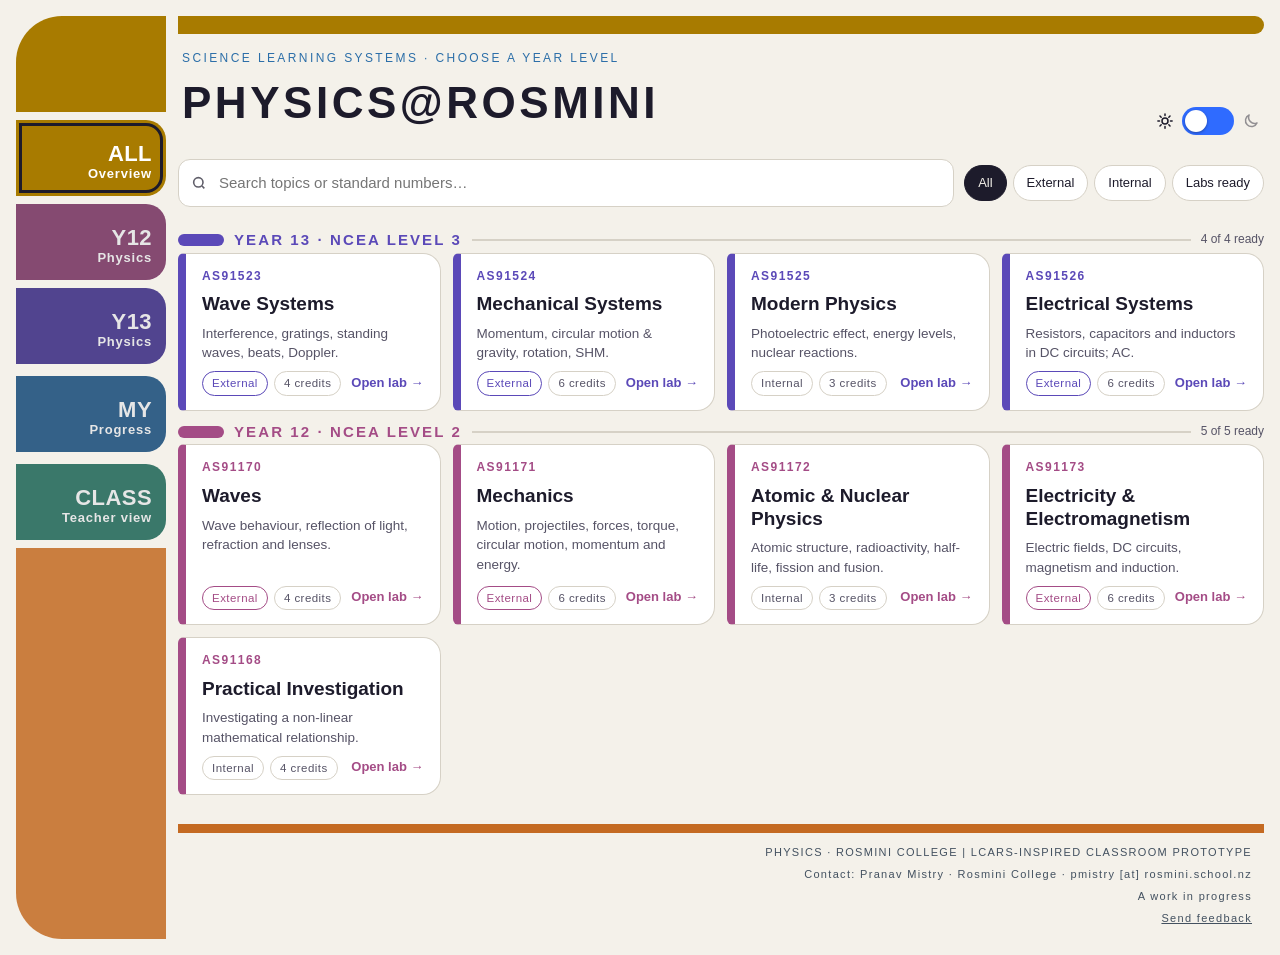
<file: index.html>
<!DOCTYPE html>
<html lang="en">
<head>
<!-- Google tag (gtag.js) -->
<script async src="https://www.googletagmanager.com/gtag/js?id=G-SY24GC7K0S"></script>
<script>
  window.dataLayer = window.dataLayer || [];
  function gtag(){dataLayer.push(arguments);}
  gtag('js', new Date());

  gtag('config', 'G-SY24GC7K0S');
</script>
<meta charset="utf-8">
<script>
/* Light or dark: follow the browser's setting. A choice made with the slider lasts for this visit only
   (shared with the labs), so the next visit matches the browser again. */
(function(){var t=null;try{t=sessionStorage.getItem('physics-theme')}catch(e){}
if(t!=='light'&&t!=='dark'){t=(window.matchMedia&&matchMedia('(prefers-color-scheme: light)').matches)?'light':'dark'}
document.documentElement.setAttribute('data-theme',t)})();
</script>
<meta name="viewport" content="width=device-width, initial-scale=1">
<title>Physics@Rosmini Hub</title>
<style>
/* ============================================================
   EDIT HERE ONLY: site address, link behaviour and the topic list
   are in the <script> block near the bottom (look for SITE and TOPICS).
   ============================================================ */
:root{
  --bg:#05060b;--panel:#121526;--panel2:#181c31;--ink:#f3edf5;--muted:#c2bed4;--line:#41445b;
  --orange:#f0a66a;--yellow:#f0cc6a;--pink:#d99ac6;--lav:#a99be4;--blue:#87bbec;
  --y12:var(--pink);--y13:var(--lav);--accent:var(--yellow);
}
@media (prefers-color-scheme:light){:root:not([data-theme="dark"]){
  --bg:#f4f1ea;--panel:#ffffff;--panel2:#f7f4ee;--ink:#1d1b2b;--muted:#565366;--line:#d6d1c6;
  --orange:#c46a22;--yellow:#a87b00;--pink:#a44c86;--lav:#5b49b8;--blue:#2b6ea8;
}}
:root[data-theme="light"]{
  --bg:#f4f1ea;--panel:#ffffff;--panel2:#f7f4ee;--ink:#1d1b2b;--muted:#565366;--line:#d6d1c6;
  --orange:#c46a22;--yellow:#a87b00;--pink:#a44c86;--lav:#5b49b8;--blue:#2b6ea8;
}
*{box-sizing:border-box}
html,body{margin:0}
body{background:var(--bg);color:var(--ink);font-family:Arial,Helvetica,sans-serif;line-height:1.45;-webkit-font-smoothing:antialiased}
a{color:inherit}
button{font:inherit;color:inherit}
.frame{display:grid;grid-template-columns:150px minmax(0,1fr);gap:0 12px;max-width:none;margin:0;padding:16px}

/* ---------- LCARS rail ---------- */
.rail{display:flex;flex-direction:column;gap:8px}
.elbow{height:96px;background:var(--accent);border-radius:46px 0 0 0;position:relative}

.yr{border:0;cursor:pointer;text-align:right;padding:12px 14px;min-height:76px;border-radius:0 20px 20px 0;
  font-weight:700;letter-spacing:.06em;font-size:13px;color:#0b0c14;display:flex;flex-direction:column;justify-content:flex-end;align-items:flex-end;
  transition:transform .15s ease, filter .15s ease;filter:saturate(.75) brightness(.9)}
.yr .num{font-size:22px;letter-spacing:.02em;line-height:1}
.yr:hover{filter:none;transform:translateX(3px)}
.yr[aria-pressed="true"]{filter:none;outline:3px solid var(--ink);outline-offset:-6px}
.yr[data-y="all"]{background:var(--accent)}
:root[data-theme="light"] .yr{color:#fff}
@media (prefers-color-scheme:light){:root:not([data-theme="dark"]) .yr{color:#fff}}
.yr[data-y="12"]{background:var(--y12)}.yr[data-y="13"]{background:var(--y13)}
.rail-fill{flex:1;min-height:40px;background:var(--orange);border-radius:0 0 0 46px;opacity:.85}

/* ---------- main ---------- */
.main{display:flex;flex-direction:column;gap:12px;min-width:0}
.topbar{height:18px;background:var(--accent);border-radius:0 9px 9px 0}
.head{display:flex;justify-content:space-between;align-items:flex-end;gap:16px;flex-wrap:wrap;padding:4px 4px 0}
.eyebrow{font-size:12px;letter-spacing:.2em;text-transform:uppercase;color:var(--blue)}
h1{margin:4px 0 0;font-size:clamp(28px,4vw,44px);letter-spacing:.08em;text-transform:uppercase}
.head-right{display:flex;align-items:center;gap:12px}
.theme-switch-wrap{display:flex;align-items:center;gap:8px;font-size:12px;white-space:nowrap}
.theme-label-dark,.theme-label-light{font-weight:700}
.theme-label-dark{color:var(--ink)}.theme-label-light{color:var(--muted)}
:root[data-theme="light"] .theme-label-dark{color:#59687a}:root[data-theme="light"] .theme-label-light{color:#17212c}
.theme-switch{position:relative;display:inline-block;width:52px;height:28px;flex:0 0 auto}
.theme-switch input{opacity:0;width:0;height:0;position:absolute}
.theme-slider{position:absolute;inset:0;cursor:pointer;background:#343c58;border:1px solid #6b738d;border-radius:999px;transition:.2s}
.theme-slider:before{content:"";position:absolute;width:20px;height:20px;left:3px;top:3px;background:#fff;border-radius:50%;transition:.2s;box-shadow:0 1px 4px rgba(0,0,0,.35)}
.theme-switch input:checked + .theme-slider{background:#d6e2f2;border-color:#8a9bb1}
.theme-switch input:checked + .theme-slider:before{transform:translateX(24px);background:#1d2633}
.theme-switch input:focus-visible + .theme-slider{outline:2px solid var(--accent);outline-offset:2px}
.tools{display:flex;gap:10px;align-items:center;flex-wrap:wrap}
.search{flex:1;min-width:200px;position:relative}
.search input{width:100%;font:inherit;font-size:15px;color:var(--ink);background:var(--panel);border:1px solid var(--line);border-radius:12px;padding:12px 14px 12px 40px}
.search input:focus{outline:2px solid var(--accent);outline-offset:1px}
.search svg{position:absolute;left:13px;top:50%;transform:translateY(-50%);opacity:.7}
.chips{display:flex;gap:6px;flex-wrap:wrap}
.chip{border:1px solid var(--line);background:var(--panel);border-radius:999px;padding:8px 13px;font-size:13px;cursor:pointer}
.chip[aria-pressed="true"]{background:var(--ink);color:var(--bg);border-color:var(--ink)}

.notice{background:var(--panel);border:1px solid var(--orange);border-left:6px solid var(--orange);border-radius:10px;padding:10px 14px;font-size:14px}
.notice code{background:var(--panel2);padding:1px 5px;border-radius:4px}

.band{display:flex;align-items:center;gap:10px;margin:10px 0 2px}
.band .bar{height:12px;flex:0 0 46px;border-radius:6px;background:var(--c)}
.band h2{margin:0;font-size:15px;letter-spacing:.14em;text-transform:uppercase;color:var(--c)}
.band .line{flex:1;height:2px;background:var(--line)}
.band .count{font-size:12px;color:var(--muted)}

.grid{display:grid;grid-template-columns:repeat(auto-fill,minmax(250px,1fr));gap:12px}
.card{--c:var(--lav);position:relative;display:flex;flex-direction:column;gap:8px;text-decoration:none;background:var(--panel);
  border:1px solid var(--line);border-left:8px solid var(--c);border-radius:6px 18px 18px 6px;padding:14px 16px 14px 16px;min-height:150px;
  transition:transform .15s ease,border-color .15s ease,box-shadow .15s ease}
a.card:hover,a.card:focus-visible{transform:translateY(-3px);border-color:var(--c);box-shadow:0 10px 26px -14px var(--c);outline:none}
.card .code{font-size:12px;letter-spacing:.12em;text-transform:uppercase;color:var(--c);font-weight:700}
.card h3{margin:0;font-size:19px;line-height:1.2}
.card p{margin:0;font-size:13.5px;color:var(--muted)}
.card .meta{margin-top:auto;display:flex;gap:6px;flex-wrap:wrap;align-items:center}
.pill{font-size:11.5px;letter-spacing:.04em;border-radius:999px;padding:3px 9px;border:1px solid var(--line);color:var(--muted)}
.pill.ext{border-color:var(--c);color:var(--c)}
.go{margin-left:auto;font-weight:700;font-size:13px;color:var(--c)}
.card.soon{opacity:.55;border-left-style:dashed}
.card.soon .go{color:var(--muted);font-weight:400}
.empty{padding:26px;text-align:center;color:var(--muted);border:1px dashed var(--line);border-radius:12px}

.footer{border-top:9px solid var(--orange);margin-top:17px;padding:12px;text-align:right;color:var(--muted);font-size:11px;letter-spacing:.12em}
.footer span{display:inline-block;margin-top:6px}
:root[data-theme="light"] .footer{color:#435160}
@media (prefers-color-scheme:light){:root:not([data-theme="dark"]) .footer{color:#435160}}

/* ---------- phone ---------- */
@media (max-width:720px){
  .frame{grid-template-columns:1fr;padding:12px 16px}
  .rail{flex-direction:row;gap:6px;overflow-x:auto;order:0}
  .elbow,.rail-fill{display:none}
  .yr{min-height:52px;min-width:72px;flex:1;border-radius:14px;align-items:center;justify-content:center;text-align:center;padding:8px}
  .yr .num{font-size:17px}
  .main{margin-top:10px}
  .grid{grid-template-columns:1fr}
}
@media (prefers-reduced-motion:reduce){*{transition:none!important}}

.lede{margin:0;color:var(--muted);max-width:78ch}
.panel{background:var(--panel);border:1px solid var(--line);border-radius:6px 18px 18px 6px;border-left:8px solid var(--c,var(--orange));padding:14px 16px;display:flex;flex-direction:column;gap:10px}
.panel h2{margin:0;font-size:15px;letter-spacing:.14em;text-transform:uppercase;color:var(--c,var(--orange))}
.panel p{margin:0}
.row{display:flex;gap:8px;flex-wrap:wrap;align-items:center}
.field{display:flex;flex-direction:column;gap:4px;font-size:13px;color:var(--muted);min-width:220px;flex:1}
.field input,textarea{font:inherit;font-size:15px;color:var(--ink);background:var(--panel2);border:1px solid var(--line);border-radius:10px;padding:10px 12px;width:100%}
textarea{font-family:ui-monospace,Menlo,Consolas,monospace;font-size:12.5px;resize:vertical;word-break:break-all}
.field input:focus,textarea:focus{outline:2px solid var(--accent);outline-offset:1px}
.btn{border:0;cursor:pointer;border-radius:999px;padding:9px 16px;font-weight:700;font-size:13.5px;letter-spacing:.03em;background:var(--accent);color:#0b0c14;text-decoration:none;display:inline-flex;align-items:center;gap:6px}
.btn.alt{background:transparent;color:var(--ink);border:1px solid var(--line)}
.btn.warn{background:transparent;color:var(--pink);border:1px solid var(--pink)}
.btn:hover{filter:brightness(1.08)}
.btn:focus-visible{outline:2px solid var(--ink);outline-offset:2px}
:root[data-theme="light"] .btn:not(.alt):not(.warn){color:#fff}
.msg{font-size:14px;padding:8px 12px;border-radius:10px;background:var(--panel2);border-left:5px solid var(--blue)}
.msg.bad{border-left-color:var(--pink)}
.msg[hidden]{display:none}
.facts{display:grid;grid-template-columns:repeat(auto-fit,minmax(150px,1fr));gap:10px}
.facts div{background:var(--panel);border:1px solid var(--line);border-radius:12px;padding:10px 12px}
.facts span{display:block;font-size:11.5px;letter-spacing:.12em;text-transform:uppercase;color:var(--muted)}
.facts b{font-size:22px}
.stack{display:flex;height:12px;border-radius:6px;overflow:hidden;background:var(--panel2);border:1px solid var(--line)}
.stack i{display:block;height:100%}
.stack .c{background:#7fcf8a}.stack .g{background:var(--yellow)}.stack .n{background:var(--pink)}
.key{display:flex;gap:12px;flex-wrap:wrap;font-size:12px;color:var(--muted)}
.key i{display:inline-block;width:10px;height:10px;border-radius:3px;margin-right:4px;vertical-align:-1px}
.card .small{font-size:12.5px;color:var(--muted)}
.card ul{margin:0;padding-left:18px;font-size:13px}
.card li{margin:2px 0}
.card .weak-h{font-size:11.5px;letter-spacing:.12em;text-transform:uppercase;color:var(--c);font-weight:700;margin-top:2px}
.card.idle{opacity:.7;border-left-style:dashed}
pre.report{white-space:pre-wrap;word-break:break-word;margin:0;background:var(--panel2);border:1px solid var(--line);border-radius:10px;padding:12px;font-size:12.5px;max-height:340px;overflow:auto}
details.more summary{cursor:pointer;color:var(--muted);font-size:13px}
.visually-hidden{position:absolute;left:-9999px}
/* teacher table */
.tablewrap{overflow:auto;border:1px solid var(--line);border-radius:12px;background:var(--panel)}
table.cls{border-collapse:collapse;width:100%;font-size:13px}
.cls th,.cls td{padding:8px 10px;border-bottom:1px solid var(--line);text-align:left;vertical-align:top}
.cls thead th{position:sticky;top:0;background:var(--panel2);font-size:11.5px;letter-spacing:.08em;text-transform:uppercase;color:var(--muted);white-space:nowrap}
.cls thead th.y13{color:var(--y13)}.cls thead th.y12{color:var(--y12)}
.cls td.cell{min-width:96px}
.cls td.cell .stack{height:8px;margin-top:4px}
.cls td.none{color:var(--muted)}
.cls tbody tr{cursor:pointer}
.cls tbody tr:hover td,.cls tbody tr.on td{background:var(--panel2)}
.cls .nm{font-weight:700;white-space:nowrap}
.cls .sub{display:block;font-size:11.5px;color:var(--muted);font-weight:400}
.gr{font-size:11.5px;color:var(--muted);display:block;margin-top:2px}
@media (max-width:720px){.facts b{font-size:18px}}
@media print{.rail,.no-print,.footer{display:none!important}.frame{display:block}.panel,.card{break-inside:avoid}}

:root{--teal:#7cc7b2}
:root[data-theme="light"]{--teal:#2f8a76}
@media (prefers-color-scheme:light){:root:not([data-theme="dark"]){--teal:#2f8a76}}
.yr[data-y="progress"]{background:var(--blue)}.yr[data-y="teacher"]{background:var(--teal)}
.yr.view{margin-top:4px}
.view-pane{display:flex;flex-direction:column;gap:12px}
.view-pane[hidden],.tools[hidden],#out[hidden]{display:none!important}
@media print{.tools{display:none!important}}
</style>
<style id="theme-switch-style">
/* sun / moon theme switch (same on every page) */
.theme-switch-wrap{display:inline-flex!important;align-items:center!important;justify-content:center!important;gap:8px!important}
.theme-switch-wrap .theme-ico{display:inline-flex;color:inherit;opacity:.45;transition:opacity .2s}
.theme-switch-wrap:not(:has(input:checked)) .theme-ico-moon,.theme-switch-wrap:has(input:checked) .theme-ico-sun{opacity:1}
.theme-switch-wrap .theme-switch{position:relative!important;display:inline-block!important;width:52px!important;height:28px!important;flex:0 0 auto}
.theme-switch-wrap .theme-switch input{opacity:0;width:0;height:0;position:absolute}
.theme-switch-wrap .theme-slider{position:absolute!important;inset:0!important;cursor:pointer;background:#2f6bff!important;border:0!important;border-radius:999px!important;transition:background .2s!important}
.theme-switch-wrap .theme-slider:before{content:""!important;position:absolute!important;width:22px!important;height:22px!important;left:3px!important;top:3px!important;border-radius:50%!important;background:#0f1730!important;box-shadow:0 1px 3px rgba(0,0,0,.35)!important;transform:translateX(24px)!important;transition:transform .2s,background .2s!important}
.theme-switch-wrap .theme-switch input:checked+.theme-slider{background:#2f6bff!important}
.theme-switch-wrap .theme-switch input:checked+.theme-slider:before{transform:translateX(0)!important;background:#fff!important}
.theme-switch-wrap .theme-switch input:focus-visible+.theme-slider{outline:2px solid currentColor!important;outline-offset:2px!important}
@media (prefers-reduced-motion:reduce){.theme-switch-wrap .theme-slider,.theme-switch-wrap .theme-slider:before{transition:none!important}}
</style>
</head>
<body>
<div class="frame">
  <nav class="rail" aria-label="Year level">
    <div class="elbow" aria-hidden="true"></div>
    <div id="yearButtons" style="display:contents"></div>
    <div class="rail-fill" aria-hidden="true"></div>
  </nav>

  <main class="main">
    <div class="topbar" aria-hidden="true"></div>
    <div class="head">
      <div>
        <div class="eyebrow" id="eyebrow">Science learning systems</div>
        <h1 id="title">Physics@Rosmini</h1>
      </div>
      <div class="head-right">
        <div aria-label="Page colour theme" class="theme-switch-wrap"><span aria-hidden="true" class="theme-ico theme-ico-sun"><svg viewBox="0 0 24 24" width="18" height="18" fill="none" stroke="currentColor" stroke-width="2" stroke-linecap="round"><circle cx="12" cy="12" r="4"/><path d="M12 2.5v2.2M12 19.3v2.2M2.5 12h2.2M19.3 12h2.2M5.3 5.3l1.6 1.6M17.1 17.1l1.6 1.6M5.3 18.7l1.6-1.6M17.1 6.9l1.6-1.6"/></svg></span><label class="theme-switch" title="Light or dark mode"><input aria-label="Use light mode" id="themeToggle" type="checkbox"/><span class="theme-slider"></span></label><span aria-hidden="true" class="theme-ico theme-ico-moon"><svg viewBox="0 0 24 24" width="18" height="18" fill="none" stroke="currentColor" stroke-width="2" stroke-linejoin="round"><path d="M20 14.5A8 8 0 0 1 9.5 4a8 8 0 1 0 10.5 10.5z"/></svg></span></div>
      </div>
    </div>

    <div id="notice"></div>

    <div class="tools">
      <label class="search"><span class="visually-hidden" style="position:absolute;left:-9999px">Search topics</span>
        <svg width="16" height="16" viewBox="0 0 24 24" fill="none" stroke="currentColor" stroke-width="2.4" aria-hidden="true"><circle cx="11" cy="11" r="7"/><path d="m20 20-3.5-3.5"/></svg>
        <input id="q" type="search" placeholder="Search topics or standard numbers…" autocomplete="off">
      </label>
      <div class="chips" role="group" aria-label="Assessment type">
        <button class="chip" data-f="all" aria-pressed="true" type="button">All</button>
        <button class="chip" data-f="ext" aria-pressed="false" type="button">External</button>
        <button class="chip" data-f="int" aria-pressed="false" type="button">Internal</button>
        <button class="chip" data-f="live" aria-pressed="false" type="button">Labs ready</button>
      </div>
    </div>

    <div id="out"></div>

    <div class="view-pane" id="vProgress" hidden>
    <p class="lede">Everything you do in the labs (self-ratings on each course map, quiz best scores, CEO answers and self-marked exam sets) is kept on this device. This page brings it together for every topic. Use it to see what to revise next, to move your progress to another device, or to send it to your teacher.</p>

    <div class="panel" style="--c:var(--lav)">
      <div class="row">
        <label class="field">Your name (so your teacher knows whose results these are)<input id="me" autocomplete="name" placeholder="First and last name"></label>
      </div>
      <div class="facts" id="facts"></div>
      <div class="key"><span><i style="background:#7fcf8a"></i>Confident</span><span><i style="background:var(--yellow)"></i>Getting there</span><span><i style="background:var(--pink)"></i>Not yet</span><span><i style="background:var(--panel2);border:1px solid var(--line)"></i>Not rated</span></div>
    </div>

    <div id="topics"></div>

    <div class="panel no-print" style="--c:var(--blue)" id="send">
      <h2>Send my progress to my teacher</h2>
      <p>Your report and a progress code go in one email. Your teacher pastes the email into their class table. Nothing is sent until you press send in your email.</p>
      <div class="row"><label class="field">Your teacher's email address<input id="teacher" type="email" autocomplete="off" placeholder="teacher@school.nz"></label></div>
      <div class="row">
        <button class="btn" id="gmail" type="button">Open in Gmail</button>
        <button class="btn alt" id="mailto" type="button">Open in my email app</button>
        <button class="btn alt" id="copyRep" type="button">Copy the report</button>
        <button class="btn alt" id="print" type="button">Print</button>
      </div>
      <p class="msg" id="sendMsg" hidden aria-live="polite"></p>
      <details class="more"><summary>Show the report</summary><pre class="report" id="report"></pre></details>
    </div>

    <div class="panel no-print" style="--c:var(--orange)">
      <h2>Move my progress to another device</h2>
      <p>One code holds your progress for the whole website. Save it here, then load it on your other device (on this page). There are no accounts and nothing is stored on a server.</p>
      <div class="row">
        <button class="btn" id="make" type="button">Save: make my code</button>
        <button class="btn alt" id="dl" type="button">Download as a file</button>
      </div>
      <label class="visually-hidden" for="code">Progress code</label>
      <textarea id="code" rows="4" placeholder="Your progress code appears here. To load, paste a code here (older codes from a single lab work too)."></textarea>
      <div class="row">
        <button class="btn alt" id="load" type="button">Load the code</button>
        <label class="btn alt" style="cursor:pointer">Load a file<input id="file" type="file" accept=".txt,text/plain" hidden></label>
      </div>
      <p class="msg" id="codeMsg" hidden aria-live="polite"></p>
    </div>
    </div>

    <div class="view-pane" id="vTeacher" hidden>
    <p class="lede">Paste the emails (or just the progress codes) your students send from their <b>My progress</b> page. Each student becomes a row in the class table. Everything stays in this browser on this computer: nothing is uploaded.</p>

    <div class="panel no-print" style="--c:var(--blue)">
      <h2>Add students</h2>
      <label class="visually-hidden" for="paste">Paste emails or codes</label>
      <textarea id="paste" rows="5" placeholder="Paste one or many student emails or progress codes here. Anything else in the text is ignored."></textarea>
      <div class="row">
        <button class="btn" id="add" type="button">Add to the class table</button>
        <label class="btn alt" style="cursor:pointer">Add from files<input id="files" type="file" accept=".txt,.eml,text/plain" multiple hidden></label>
      </div>
      <p class="msg" id="addMsg" hidden aria-live="polite"></p>
    </div>

    <div class="panel" style="--c:var(--lav)">
      <div class="row" style="justify-content:space-between">
        <h2 id="clsH">Class table</h2>
        <div class="row no-print">
          <div class="chips tchips" role="group" aria-label="Year level"><button class="chip" data-y="13" aria-pressed="true" type="button">Year 13</button><button class="chip" data-y="12" aria-pressed="false" type="button">Year 12</button><button class="chip" data-y="all" aria-pressed="false" type="button">Both</button></div>
          <button class="btn alt" id="csv" type="button">Download CSV</button>
          <button class="btn warn" id="clear" type="button">Clear the table</button>
        </div>
      </div>
      <div class="key"><span><i style="background:#7fcf8a"></i>Confident</span><span><i style="background:var(--yellow)"></i>Getting there</span><span><i style="background:var(--pink)"></i>Not yet</span><span>Each cell: statements rated confident, then the last self-marked exam set. Click a student for their full report.</span></div>
      <div class="tablewrap"><table class="cls" id="cls"></table></div>
      <div id="detail"></div>
    </div>
    </div>

    <footer class="footer">PHYSICS · ROSMINI COLLEGE   |   LCARS-INSPIRED CLASSROOM PROTOTYPE<br/><span>Contact: Pranav Mistry · Rosmini College · pmistry [at] rosmini.school.nz</span><br/><span>A work in progress</span><br/><span><a href="https://docs.google.com/forms/d/e/1FAIpQLSchizHUA4RxM-53Heo9GMfAC-XPuQLlhhcqRJeMv4dWc9PETw/viewform?usp=publish-editor" target="_blank" rel="noopener" style="color:inherit">Send feedback</a></span></footer>
  </main>
</div>

<script src="assets/progress.js"></script>
<script>
/* =================================================================
   1. SITE SETTINGS
   This hub lives at the top of the GitHub repository (index.html).
   Labs sit in year folders, e.g. y13/waves.html, and are linked with
   short paths in TOPICS below. Short paths open in the same tab.
   linkTarget: only used for full web addresses (https://...), e.g. NZQA links.
   startYear:  "all", 12 or 13. You can also open the hub on a year
               by adding #13 to its address, e.g. .../physics/#13
   ================================================================= */
const SITE = {
  linkTarget: "_blank",
  startYear: "all",
};

/* =================================================================
   2. YEAR LEVELS (rail buttons)
   ================================================================= */
const YEARS = [
  { y: 12, label: "Year 12", sub: "Physics · NCEA Level 2" },
  { y: 13, label: "Year 13", sub: "Physics · NCEA Level 3" },
];

/* =================================================================
   3. TOPICS: one line per card.
   path: the lab's file inside the repository, e.g. "y13/waves.html".
         Leave as "" and the card shows "Coming soon".
   type: "ext" or "int".  as: standard number (or "").
   ================================================================= */
const TOPICS = [
  // ---- Year 13 · NCEA Level 3 Physics (in ESA study guide order) ----
  { y:13, as:"91523", title:"Wave Systems", blurb:"Interference, gratings, standing waves, beats, Doppler.", cr:4, type:"ext", path:"y13/waves.html" },
  { y:13, as:"91524", title:"Mechanical Systems", blurb:"Momentum, circular motion & gravity, rotation, SHM.", cr:6, type:"ext", path:"y13/mechanics.html" },
  { y:13, as:"91525", title:"Modern Physics", blurb:"Photoelectric effect, energy levels, nuclear reactions.", cr:3, type:"int", path:"y13/modern.html" },
  { y:13, as:"91526", title:"Electrical Systems", blurb:"Resistors, capacitors and inductors in DC circuits; AC.", cr:6, type:"ext", path:"y13/electrical.html" },

  // ---- Year 12 · NCEA Level 2 Physics ----
  { y:12, as:"91170", title:"Waves", blurb:"Wave behaviour, reflection of light, refraction and lenses.", cr:4, type:"ext", path:"y12/waves.html" },
  { y:12, as:"91171", title:"Mechanics", blurb:"Motion, projectiles, forces, torque, circular motion, momentum and energy.", cr:6, type:"ext", path:"y12/mechanics.html" },
  { y:12, as:"91172", title:"Atomic & Nuclear Physics", blurb:"Atomic structure, radioactivity, half-life, fission and fusion.", cr:3, type:"int", path:"y12/nuclear.html" },
  { y:12, as:"91173", title:"Electricity & Electromagnetism", blurb:"Electric fields, DC circuits, magnetism and induction.", cr:6, type:"ext", path:"y12/electricity.html" },
  { y:12, as:"91168", title:"Practical Investigation", blurb:"Investigating a non-linear mathematical relationship.", cr:4, type:"int", path:"y12/practical.html" },
];

/* ======================= no need to edit below ======================= */
const $ = (id) => document.getElementById(id);
const store = { get(k){ try { return localStorage.getItem(k); } catch(e){ return null; } },
                set(k,v){ try { localStorage.setItem(k,v); } catch(e){} } };
const colour = (y) => `var(--y${y})`;

let state = { year: String(SITE.startYear), filter: "all", q: "" };

function url(t){ return t.path || ""; }
function esc(s){ return String(s).replace(/[&<>"]/g, c => ({"&":"&amp;","<":"&lt;",">":"&gt;",'"':"&quot;"}[c])); }

const VIEWS = [{ y:"progress", num:"MY", label:"Progress", title:"My progress", sub:"Whole website · save it or send it to your teacher", c:"var(--blue)", pane:"vProgress" },
               { y:"teacher", num:"CLASS", label:"Teacher view", title:"Class progress", sub:"For teachers · paste your students' emails", c:"var(--teal)", pane:"vTeacher" }];
const VIEW = Object.fromEntries(VIEWS.map(v => [v.y, v]));
function rail(){
  const btns = [{ y:"all", label:"All years" }, ...YEARS];
  $("yearButtons").innerHTML = btns.map(b => {
    const num = b.y === "all" ? "ALL" : "Y" + b.y;
    return `<button class="yr" type="button" data-y="${b.y}" aria-pressed="${String(b.y)===state.year}">
      <span class="num">${num}</span><span>${b.y === "all" ? "Overview" : "Physics"}</span></button>`;
  }).join("") + VIEWS.map(v => `<button class="yr view" type="button" data-y="${v.y}" aria-pressed="${v.y===state.year}">
      <span class="num">${v.num}</span><span>${v.label}</span></button>`).join("");
  document.querySelectorAll(".yr").forEach(b => b.addEventListener("click", () => {
    state.year = b.dataset.y; if (!VIEW[state.year]) store.set("hub-year", state.year);
    history.replaceState(null, "", VIEW[state.year] ? "#" + state.year : location.pathname + location.search); render();
  }));
}

function card(t){
  const href = url(t), soon = !href, c = colour(t.y);
  const tag = soon ? "div" : "a";
  const external = /^https?:/i.test(href);
  const attrs = soon ? `aria-disabled="true"` : (external ? `href="${esc(href)}" target="${esc(SITE.linkTarget)}" rel="noopener"` : `href="${esc(href)}"`);
  const code = t.as ? `AS${t.as}` : `Year ${t.y}`;
  return `<${tag} class="card${soon ? " soon" : ""}" style="--c:${c}" ${attrs}>
    <span class="code">${esc(code)}</span>
    <h3>${esc(t.title)}</h3>
    <p>${esc(t.blurb || "")}</p>
    <div class="meta">
      <span class="pill ${t.type}">${t.type === "ext" ? "External" : "Internal"}</span>
      ${t.cr ? `<span class="pill">${esc(t.cr)} credits</span>` : ""}
      <span class="go">${soon ? "Coming soon" : "Open lab →"}</span>
    </div></${tag}>`;
}

function render(){
  document.querySelectorAll(".yr").forEach(b => b.setAttribute("aria-pressed", String(b.dataset.y === state.year)));
  document.querySelectorAll(".tools .chip").forEach(b => b.setAttribute("aria-pressed", String(b.dataset.f === state.filter)));
  const v = VIEW[state.year];
  document.querySelector(".tools").hidden = !!v; $("out").hidden = !!v;
  VIEWS.forEach(x => { $(x.pane).hidden = !v || x !== v; });
  if (v) { $("title").textContent = v.title; $("eyebrow").textContent = v.sub; document.documentElement.style.setProperty("--accent", v.c);
    (v.y === "progress" ? window.__progRender : window.__teachRender)?.(); return; }
  const yr = YEARS.find(y => String(y.y) === state.year);
  $("title").textContent = yr ? `${yr.label} Physics` : "Physics@Rosmini";
  $("eyebrow").textContent = yr ? yr.sub : "Science learning systems · choose a year level";
  document.documentElement.style.setProperty("--accent", yr ? colour(yr.y) : "var(--yellow)");

  const q = state.q.trim().toLowerCase();
  const match = (t) =>
    (state.year === "all" || String(t.y) === state.year) &&
    (state.filter === "all" || (state.filter === "live" ? !!t.path : t.type === state.filter)) &&
    (!q || [t.title, t.blurb, t.as, "y" + t.y, "year " + t.y].join(" ").toLowerCase().includes(q));

  const groups = YEARS.filter(y => state.year === "all" || String(y.y) === state.year)
    .slice().sort((a,b) => b.y - a.y)
    .map(y => ({ y, items: TOPICS.filter(t => t.y === y.y && match(t)) }))
    .filter(g => g.items.length);

  $("out").innerHTML = groups.length ? groups.map(g => `
    <section style="--c:${colour(g.y.y)}">
      <div class="band"><span class="bar"></span><h2>${esc(g.y.label)} · ${esc(g.y.sub.split("·").pop().trim())}</h2><span class="line"></span>
        <span class="count">${g.items.filter(t=>t.path).length} of ${g.items.length} ready</span></div>
      <div class="grid">${g.items.map(card).join("")}</div>
    </section>`).join("") : `<div class="empty">No topics match “${esc(state.q)}”.</div>`;
}



$("q").addEventListener("input", e => { state.q = e.target.value; render(); });
document.querySelectorAll(".tools .chip").forEach(b => b.addEventListener("click", () => { state.filter = b.dataset.f; render(); }));

// theme: follow the browser's light/dark setting; the slider overrides it for this visit only
(function(){
  const t = $("themeToggle"), root = document.documentElement;
  const sync = () => { t.checked = root.dataset.theme === "light"; };
  sync();
  t.addEventListener("change", () => {
    root.dataset.theme = t.checked ? "light" : "dark";
    try { sessionStorage.setItem("physics-theme", root.dataset.theme); } catch (e) {}
  });
  const os = window.matchMedia ? matchMedia("(prefers-color-scheme: light)") : null;
  if (os) {
    const follow = () => { try { sessionStorage.removeItem("physics-theme"); } catch (e) {} root.dataset.theme = os.matches ? "light" : "dark"; sync(); };
    os.addEventListener ? os.addEventListener("change", follow) : os.addListener(follow);
  }
  try { localStorage.removeItem("hub-theme"); } catch (e) {}
})();


/* ---------- My progress (rail view) ---------- */
(() => {
const P = window.SiteProgress, me = P.get(P.ME, {});
const esc = (s) => String(s).replace(/[&<>"]/g, (c) => ({"&":"&amp;","<":"&lt;",">":"&gt;",'"':"&quot;"}[c]));
const say = (id, html, bad) => { const m = $(id); m.hidden = false; m.classList.toggle("bad", !!bad); m.innerHTML = html; };
const nameEl = $("me"), teachEl = $("teacher");
nameEl.value = me.name || ""; teachEl.value = me.teacher || "";
const saveMe = () => { me.name = nameEl.value.trim(); me.teacher = teachEl.value.trim(); P.set(P.ME, me); };
nameEl.addEventListener("input", () => { saveMe(); renderReport(); });
teachEl.addEventListener("input", saveMe);

/* is there data for a lab that has no summary yet (old visit, or a loaded old code)? */
const rawFor = (lab) => { try { for (let i = 0; i < localStorage.length; i++) if (lab.keys(localStorage.key(i))) return true; } catch (e) {} return false; };
const stack = (m) => { const t = Math.max(1, m.total), pc = (x) => (100 * x / t).toFixed(1) + "%";
  return `<div class="stack" role="img" aria-label="${m.conf} confident, ${m.get} getting there, ${m.not} not yet, of ${m.total}"><i class="c" style="width:${pc(m.conf)}"></i><i class="g" style="width:${pc(m.get)}"></i><i class="n" style="width:${pc(m.not)}"></i></div>`; };

function render() {
  const S = P.summaries(); let started = 0, conf = 0, total = 0, exams = 0;
  const out = $("topics"); out.innerHTML = "";
  [13, 12].forEach((y) => {
    const labs = P.LABS.filter((l) => l.y === y);
    const band = document.createElement("div"); band.className = "band"; band.style.setProperty("--c", `var(--y${y})`);
    band.innerHTML = `<span class="bar"></span><h2>Year ${y} · NCEA Level ${y - 10}</h2><span class="line"></span>`; out.appendChild(band);
    const grid = document.createElement("div"); grid.className = "grid"; out.appendChild(grid);
    labs.forEach((l) => {
      const m = S[l.id], on = P.started(m), card = document.createElement("div");
      card.className = "card" + (on ? "" : " idle"); card.style.setProperty("--c", `var(--y${y})`);
      let h = `<div class="code">AS${l.as} · Year ${y}</div><h3>${esc(l.title)}</h3>`;
      if (on) {
        started++; conf += m.conf; total += m.total; exams += m.exams.length;
        h += stack(m) + `<div class="small">${m.conf} of ${m.total} confident · ${m.get} getting there · ${m.not} not yet</div>`;
        if (m.weak.length) h += `<div class="weak-h">Revise next</div><ul>${m.weak.map((w) => `<li>${esc(w)}</li>`).join("")}</ul>`;
        const bits = [];
        if (m.quiz.length) bits.push("Quiz bests: " + m.quiz.map((q) => esc(q[0].replace(/ quick check$/, "")) + " " + q[1] + "/" + q[2]).join(" · "));
        if (m.exams.length) { const e = m.exams[m.exams.length - 1]; bits.push("Last exam set (" + esc(e.d) + "): " + e.g.map(esc).join(", ")); }
        if (m.ceo) bits.push("CEO answers built: " + m.ceo[0]);
        if (bits.length) h += `<div class="small">${bits.join("<br>")}</div>`;
        h += `<div class="meta"><span class="pill">last used ${esc(P.fmtDate(m.t))}</span><a class="go" href="${l.path}">Open lab →</a></div>`;
      } else if (rawFor(l)) {
        h += `<p>You have progress saved for this topic. Open the lab once and its summary will appear here.</p><div class="meta"><a class="go" href="${l.path}">Open lab →</a></div>`;
      } else {
        h += `<p>Not started yet.</p><div class="meta"><a class="go" href="${l.path}">Open lab →</a></div>`;
      }
      card.innerHTML = h; grid.appendChild(card);
    });
  });
  $("facts").innerHTML = [["Topics started", started + " of " + P.LABS.length], ["Statements confident", total ? conf + " of " + total : "none rated"], ["Exam sets marked", String(exams)]]
    .map((f) => `<div><span>${f[0]}</span><b>${f[1]}</b></div>`).join("");
  renderReport();
}
let lastCode = "";
async function makeCode() { saveMe(); lastCode = await P.encode(P.collect(me.name)); return lastCode; }
function renderReport() { $("report").textContent = P.report(nameEl.value.trim(), P.summaries(), lastCode || "(made when you send)"); }

async function prepared() {
  if (!nameEl.value.trim()) { say("sendMsg", "<strong>Add your name first</strong> (at the top of the page), so your teacher knows whose results these are.", true); nameEl.focus(); return null; }
  const code = await makeCode(), text = P.report(me.name, P.summaries(), code); renderReport(); return { code, text };
}
const subject = () => "Physics revision progress: " + (me.name || "student");
$("gmail").onclick = async () => { const r = await prepared(); if (!r) return;
  window.open("https://mail.google.com/mail/?view=cm&fs=1&to=" + encodeURIComponent(me.teacher) + "&su=" + encodeURIComponent(subject()) + "&body=" + encodeURIComponent(r.text), "_blank", "noopener");
  say("sendMsg", "<strong>Gmail opened in a new tab.</strong> Check the email, then press send. If nothing opened, use <b>Copy the report</b> and paste it into an email."); };
$("mailto").onclick = async () => { const r = await prepared(); if (!r) return;
  location.href = "mailto:" + encodeURIComponent(me.teacher) + "?subject=" + encodeURIComponent(subject()) + "&body=" + encodeURIComponent(r.text);
  say("sendMsg", "<strong>Your email app should open.</strong> If it does not, use <b>Copy the report</b> and paste it into an email."); };
const copy = async (t) => { try { await navigator.clipboard.writeText(t); return true; } catch (e) { const a = document.createElement("textarea"); a.value = t; document.body.appendChild(a); a.select(); let ok = false; try { ok = document.execCommand("copy"); } catch (e2) {} a.remove(); return ok; } };
$("copyRep").onclick = async () => { const r = await prepared(); if (!r) return; const ok = await copy(r.text);
  say("sendMsg", ok ? "<strong>Report copied.</strong> Paste it into an email or a message to your teacher. Keep the code at the bottom: it is what puts you in the class table." : "Copying was blocked. Open <b>Show the report</b> below and copy it from there.", !ok); };
$("print").onclick = () => { renderReport(); document.querySelector("details.more").open = true; window.print(); };

$("make").onclick = async () => { const c = await makeCode(); $("code").value = c; renderReport(); const ok = await copy(c);
  say("codeMsg", "<strong>Code ready" + (ok ? " and copied" : "") + ".</strong> Paste it somewhere you can reach from your other device (an email to yourself, or a Google Doc), or download it as a file."); };
$("dl").onclick = async () => { const c = await makeCode(), a = document.createElement("a");
  a.href = URL.createObjectURL(new Blob([c], { type: "text/plain" })); a.download = "physics-progress.txt"; document.body.appendChild(a); a.click(); a.remove();
  say("codeMsg", "<strong>Saved</strong> as physics-progress.txt in your downloads."); };
async function loadText(t) {
  const found = P.findCodes(t); if (!found.length) { say("codeMsg", "<strong>That is not a progress code.</strong> Copy the whole code, starting with PR1. (or the letters from an older lab code).", true); return; }
  let o; try { o = await P.decode(found[0]); } catch (e) { say("codeMsg", "<strong>That code could not be read.</strong> It may be cut short: copy all of it.", true); return; }
  const what = o.old ? "your progress for " + P.LABS.find((l) => l.id === o.old).title : "your progress on this device for every topic";
  if (!confirm("Loading this code replaces " + what + ". Continue?")) return;
  P.load(o); Object.assign(me, P.get(P.ME, {})); nameEl.value = me.name || ""; render();
  say("codeMsg", "<strong>Progress loaded" + (o.d ? " (saved " + o.d + ")" : "") + ".</strong>" + (o.old ? " This was an older single-lab code: open that lab once to refresh its summary here." : ""));
}
$("load").onclick = () => loadText($("code").value);
$("file").onchange = (e) => { const f = e.target.files[0]; if (!f) return; f.text().then(loadText); e.target.value = ""; };
window.addEventListener("storage", () => { if (!$("vProgress").hidden) render(); });
window.__progRender = render;
})();
/* ---------- Teacher view (rail view) ---------- */
(() => {
const P = window.SiteProgress, KEY = "teacher-class";
const esc = (s) => String(s).replace(/[&<>"]/g, (c) => ({"&":"&amp;","<":"&lt;",">":"&gt;",'"':"&quot;"}[c]));
const say = (html, bad) => { const m = $("addMsg"); m.hidden = false; m.classList.toggle("bad", !!bad); m.innerHTML = html; };
let cls = P.get(KEY, []), year = "13", open = null;
const save = () => P.set(KEY, cls);
const stack = (m) => { const t = Math.max(1, m.total), pc = (x) => (100 * x / t).toFixed(1) + "%"; return `<div class="stack"><i class="c" style="width:${pc(m.conf)}"></i><i class="g" style="width:${pc(m.get)}"></i><i class="n" style="width:${pc(m.not)}"></i></div>`; };
const lastExam = (m) => m.exams && m.exams.length ? m.exams[m.exams.length - 1] : null;
const examShort = (e) => e.g.map((g) => g === "Excellence" ? "E" : g === "Merit" ? "M" : g === "Achieved" ? "A" : "N").join(" ");

async function addText(t) {
  const codes = P.findCodes(t); if (!codes.length) { say("<strong>No progress codes found.</strong> Paste the whole email, or the code that starts with PR1.", true); return; }
  let added = 0, updated = 0, old = 0, bad = 0;
  for (const c of codes) {
    let o; try { o = await P.decode(c); } catch (e) { bad++; continue; }
    if (o.old) { old++; continue; }
    const name = (o.n || "").trim() || "Unnamed student";
    const rec = { name, d: o.d || "", s: o.s }, i = cls.findIndex((r) => r.name.toLowerCase() === name.toLowerCase());
    if (i < 0) { cls.push(rec); added++; } else if ((rec.d || "") >= (cls[i].d || "")) { cls[i] = rec; updated++; }
  }
  cls.sort((a, b) => a.name.localeCompare(b.name)); save(); render();
  const bits = []; if (added) bits.push(added + " added"); if (updated) bits.push(updated + " updated");
  if (old) bits.push(old + " older single-lab code" + (old > 1 ? "s" : "") + " skipped (ask the student to send again from My progress)");
  if (bad) bits.push(bad + " could not be read (cut short?)");
  say("<strong>" + (bits.join(" · ") || "Nothing new") + ".</strong>", !added && !updated);
  $("paste").value = "";
}
function labsShown() { return P.LABS.filter((l) => year === "all" || String(l.y) === year); }
function render() {
  const labs = labsShown(), t = $("cls");
  $("clsH").textContent = "Class table · " + cls.length + " student" + (cls.length === 1 ? "" : "s");
  if (!cls.length) { t.innerHTML = `<tbody><tr><td class="none" style="cursor:default">No students yet. Paste their emails above.</td></tr></tbody>`; $("detail").innerHTML = ""; return; }
  let h = "<thead><tr><th>Student</th>" + labs.map((l) => `<th class="y${l.y}" title="AS${l.as}">${esc(l.title)}${year === "all" ? " (Y" + l.y + ")" : ""}</th>`).join("") + "</tr></thead><tbody>";
  cls.forEach((r, ri) => {
    h += `<tr data-i="${ri}"${open === ri ? ' class="on"' : ""}><td class="nm">${esc(r.name)}<span class="sub">sent ${esc(r.d || "?")}</span></td>`;
    labs.forEach((l) => { const m = r.s[l.id];
      if (!P.started(m)) { h += `<td class="cell none">–</td>`; return; }
      const e = lastExam(m);
      h += `<td class="cell">${m.conf}/${m.total}${stack(m)}${e ? `<span class="gr" title="${esc(e.d)}">exam: ${examShort(e)}</span>` : ""}</td>`; });
    h += "</tr>";
  });
  t.innerHTML = h + "</tbody>";
  t.querySelectorAll("tbody tr[data-i]").forEach((tr) => tr.onclick = () => { open = open === +tr.dataset.i ? null : +tr.dataset.i; render(); });
  const d = $("detail");
  if (open == null || !cls[open]) { d.innerHTML = ""; return; }
  const r = cls[open];
  d.innerHTML = `<div class="row" style="justify-content:space-between;margin-top:6px"><h2 style="margin:0;font-size:15px;letter-spacing:.14em;text-transform:uppercase;color:var(--lav)">${esc(r.name)}</h2><button class="btn warn no-print" id="rm" type="button">Remove this student</button></div><pre class="report"></pre>`;
  d.querySelector("pre").textContent = P.report(r.name, r.s, "");
  $("rm").onclick = () => { if (!confirm("Remove " + r.name + " from the table?")) return; cls.splice(open, 1); open = null; save(); render(); };
}
document.querySelectorAll("#vTeacher .chip").forEach((b) => b.onclick = () => { year = b.dataset.y; document.querySelectorAll("#vTeacher .chip").forEach((c) => c.setAttribute("aria-pressed", String(c === b))); render(); });
$("add").onclick = () => addText($("paste").value);
$("files").onchange = async (e) => { let all = ""; for (const f of e.target.files) all += "\n" + await f.text(); e.target.value = ""; addText(all); };
$("clear").onclick = () => { if (!cls.length || !confirm("Remove every student from this table? (Students keep their own progress.)")) return; cls = []; open = null; save(); render(); };
$("csv").onclick = () => {
  const q = (v) => '"' + String(v == null ? "" : v).replace(/"/g, '""') + '"', H = ["Student", "Sent"];
  P.LABS.forEach((l) => { const t = "Y" + l.y + " " + l.title; H.push(t + " confident", t + " getting there", t + " not yet", t + " statements", t + " last exam set", t + " weakest"); });
  const rows = [H.map(q).join(",")];
  cls.forEach((r) => { const c = [r.name, r.d];
    P.LABS.forEach((l) => { const m = r.s[l.id]; if (!P.started(m)) { c.push("", "", "", "", "", ""); return; } const e = lastExam(m);
      c.push(m.conf, m.get, m.not, m.total, e ? e.d + ": " + e.g.join(", ") : "", m.weak.join(" | ")); });
    rows.push(c.map(q).join(",")); });
  const a = document.createElement("a"); a.href = URL.createObjectURL(new Blob(["﻿" + rows.join("\r\n")], { type: "text/csv" })); a.download = "class-progress.csv"; document.body.appendChild(a); a.click(); a.remove();
};
window.__teachRender = render;
})();

// start
if (SITE.startYear === "all") { const s = store.get("hub-year"); if (s && ["12","13","all"].includes(s)) state.year = s; }
const h = location.hash.replace("#","").replace(/^y/i,"");
if (["12","13","all"].includes(h) || VIEW[h]) state.year = h;
window.addEventListener("hashchange", () => { const k = location.hash.replace("#",""); if (VIEW[k] && state.year !== k) { state.year = k; render(); } });
rail(); render();
</script>
</body>
</html>
</file>
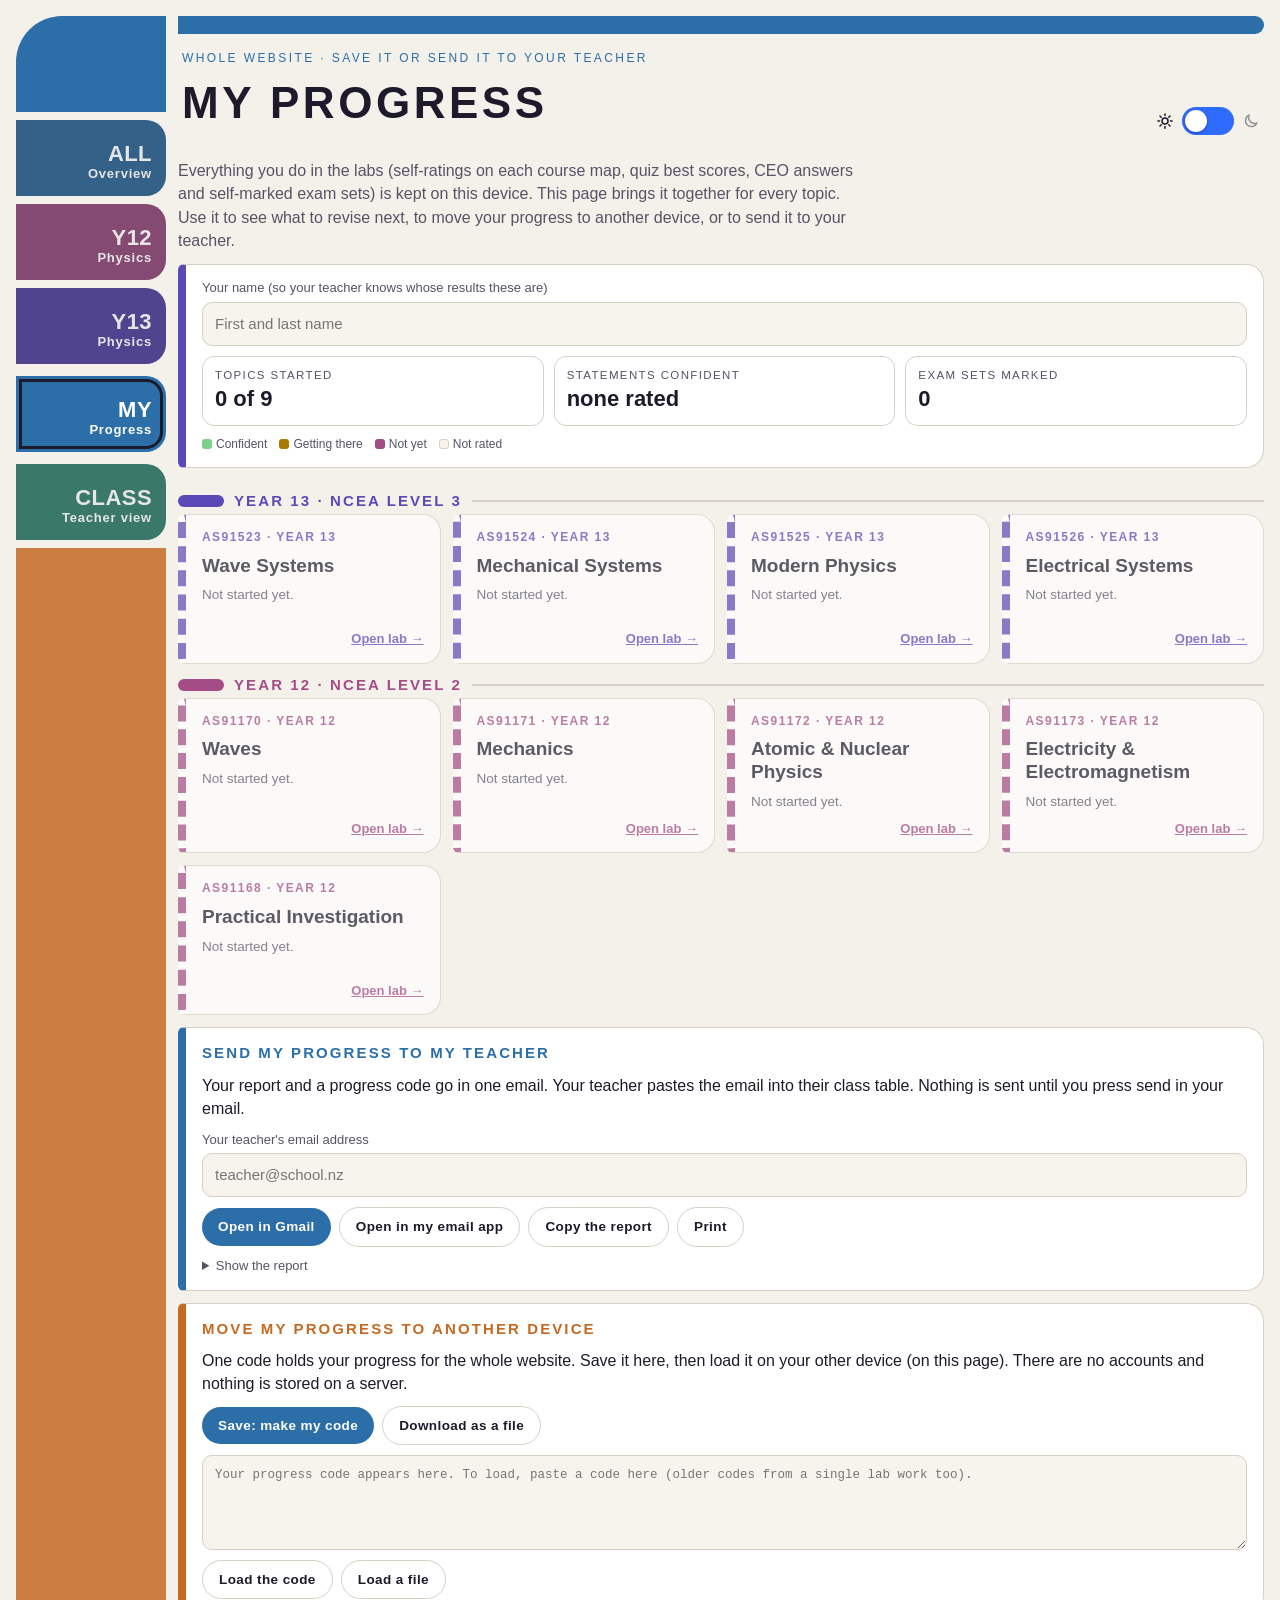
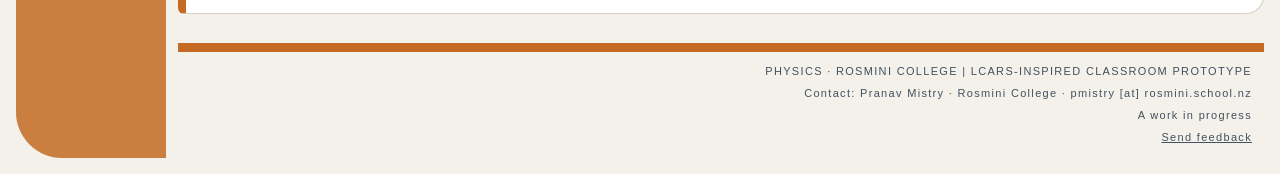
<file: progress.html>
<!DOCTYPE html>
<html lang="en"><head><meta charset="utf-8"><title>My progress · Physics@Rosmini</title>
<meta name="viewport" content="width=device-width, initial-scale=1">
<meta http-equiv="refresh" content="0; url=index.html#progress">
<script>location.replace("index.html#progress");</script>
</head><body style="font-family:Arial,sans-serif;background:#05060b;color:#f3edf5;padding:24px">
<p>My progress is now on the home page. <a style="color:#87bbec" href="index.html#progress">Open it here</a>.</p>
</body></html>
</file>
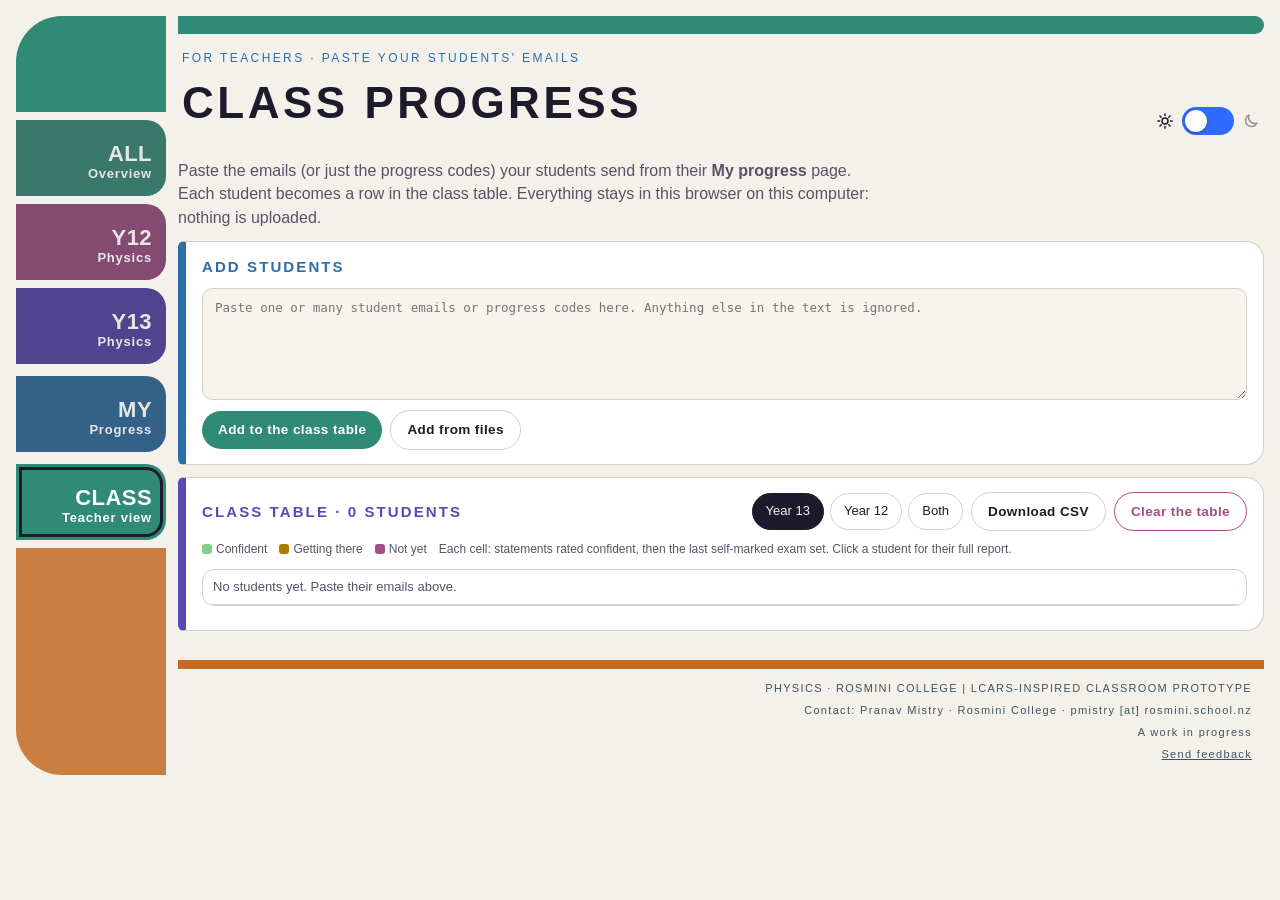
<file: teacher.html>
<!DOCTYPE html>
<html lang="en"><head><meta charset="utf-8"><title>Class progress · Physics@Rosmini</title>
<meta name="viewport" content="width=device-width, initial-scale=1">
<meta http-equiv="refresh" content="0; url=index.html#teacher">
<script>location.replace("index.html#teacher");</script>
</head><body style="font-family:Arial,sans-serif;background:#05060b;color:#f3edf5;padding:24px">
<p>Class progress is now on the home page. <a style="color:#87bbec" href="index.html#teacher">Open it here</a>.</p>
</body></html>
</file>
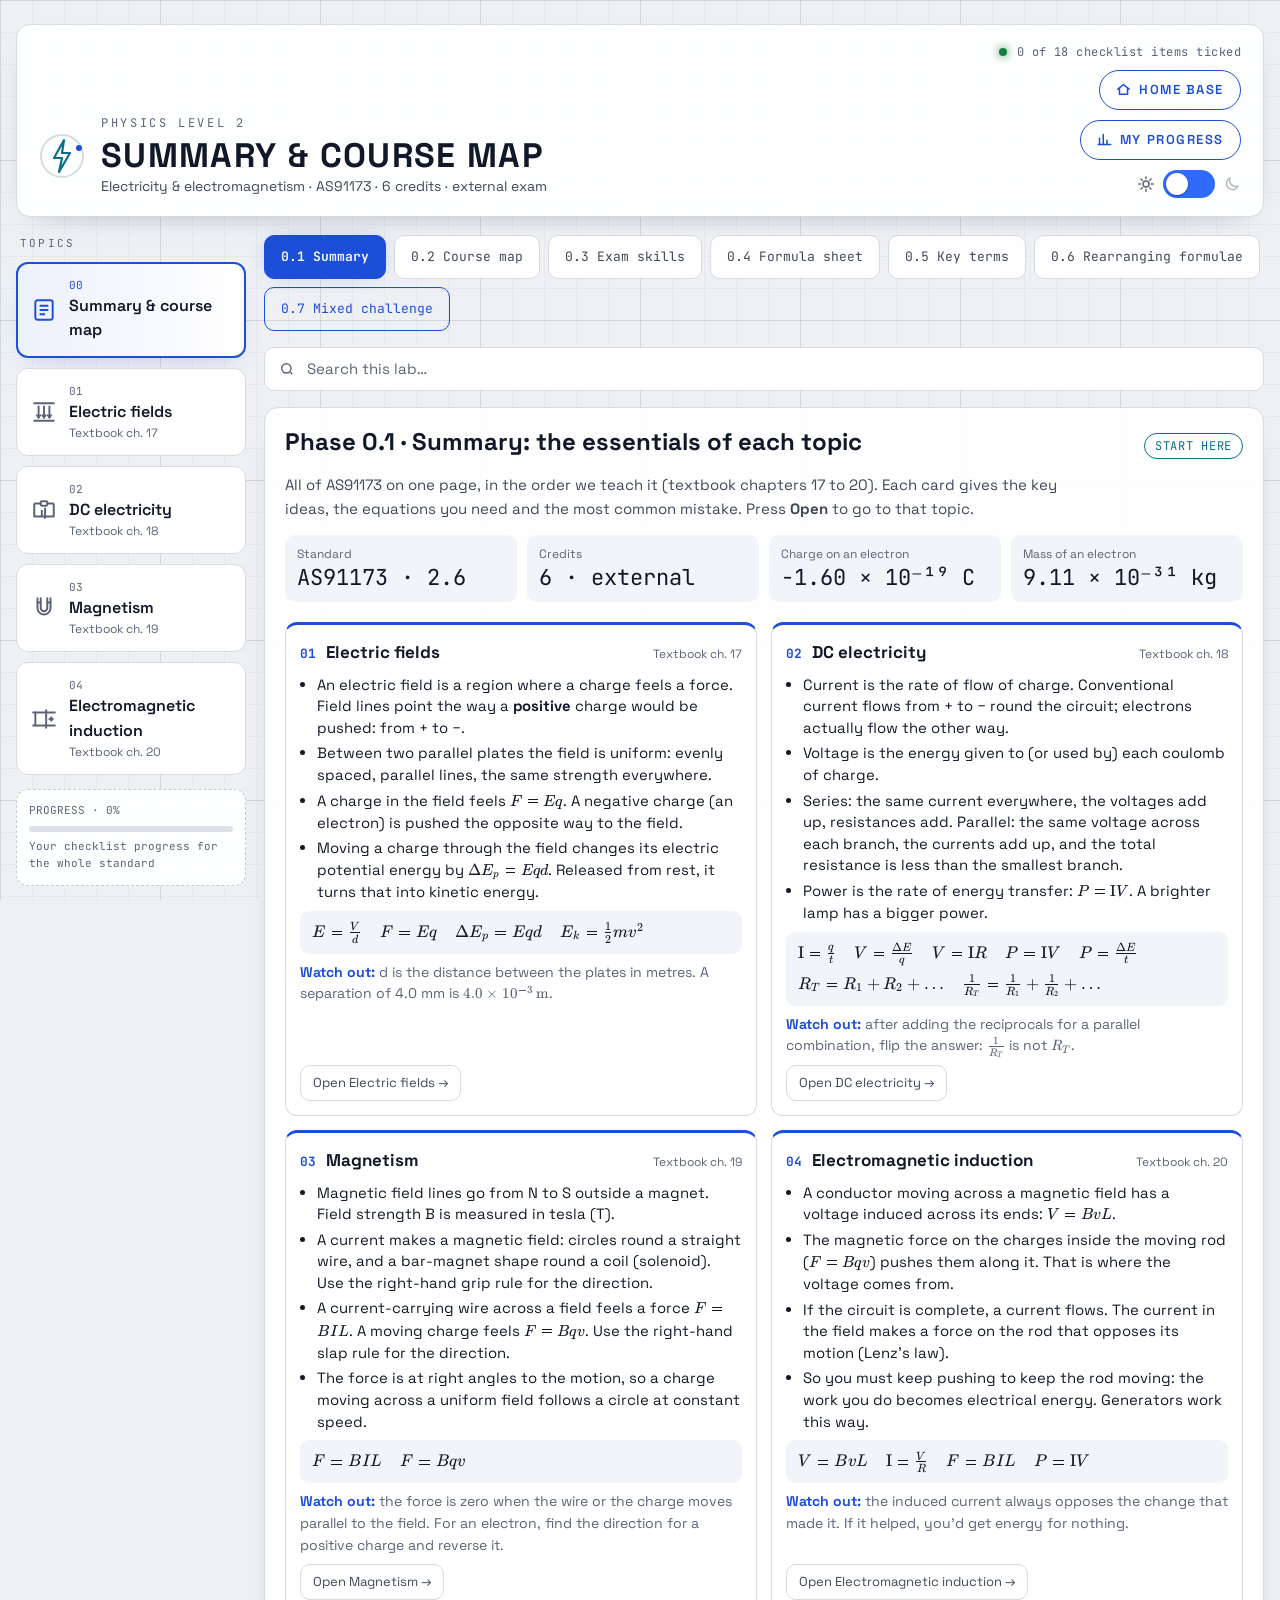
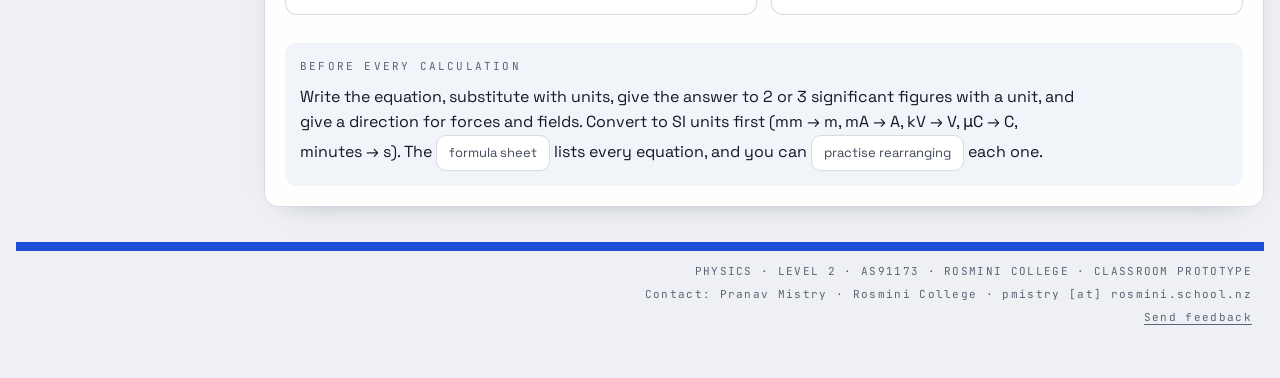
<file: y12/electricity.html>
<!doctype html>
<html lang="en-NZ">
<head>
<!-- Google tag (gtag.js) -->
<script async src="https://www.googletagmanager.com/gtag/js?id=G-SY24GC7K0S"></script>
<script>
  window.dataLayer = window.dataLayer || [];
  function gtag(){dataLayer.push(arguments);}
  gtag('js', new Date());

  gtag('config', 'G-SY24GC7K0S');
</script>
<meta charset="utf-8">
<meta name="viewport" content="width=device-width,initial-scale=1,viewport-fit=cover">
<title>Physics | Level 2 Electricity & Electromagnetism</title>
<link rel="preconnect" href="https://fonts.googleapis.com">
<link rel="preconnect" href="https://fonts.gstatic.com" crossorigin>
<link href="https://fonts.googleapis.com/css2?family=Space+Grotesk:wght@400;500;600;700&family=JetBrains+Mono:wght@400;600&display=swap" rel="stylesheet">
<script>
/* Light or dark: follow the browser's setting. A choice made with the slider lasts for this visit only
   (shared with the other Physics@Rosmini pages), so the next visit matches the browser again. */
(function(){var t=null;try{t=sessionStorage.getItem('physics-theme')}catch(e){}
if(t!=='light'&&t!=='dark'){t=(window.matchMedia&&matchMedia('(prefers-color-scheme: light)').matches)?'light':'dark'}
document.documentElement.setAttribute('data-theme',t)})();
</script>
<!-- Equations: one shared copy of KaTeX plus the shared renderer and styles (assets/) -->
<link rel="stylesheet" href="../assets/katex/katex.min.css">
<link rel="stylesheet" href="../assets/equations.css">
<script src="../assets/katex/katex.min.js"></script>
<script src="../assets/katex/auto-render.min.js"></script>
<script src="../assets/equations.js"></script>
<script defer src="../assets/progress.js"></script>
<style>
/* ============ TOKENS · Day ops (light) ============ */
:root, :root[data-theme="light"]{
  color-scheme: light;
  --bg:#eef0f4; --grid-major:rgba(15,23,42,.09); --grid-minor:rgba(15,23,42,.035);
  --panel:rgba(255,255,255,.94); --panel-solid:#ffffff; --field:#ffffff; --tile:#f1f4f8;
  --canvas:#f7f9fc; --canvas-grid:#e3e8f0; --axis:#8a94a6;
  --line:#d5dae3; --line-dash:#c3cad6; --track:#dde2ea;
  --ink:#111827; --ink-2:#3f4859; --muted:#5a6476;
  --accent:#1d4ed8; --accent-fill:#1d4ed8; --on-accent:#ffffff; --accent-soft:rgba(29,78,216,.08); --accent-glow:rgba(29,78,216,.35);
  --hot:#1d4ed8; --on-hot:#ffffff;
  --check-line:#1d4ed8;
  --data:#0b6f8a; --vector:#c2410c; --vector-soft:rgba(194,65,12,.45); --third:#6d28d9; --pj-gravity:#db2777;
  --ok:#15803d; --ok-soft:rgba(21,128,61,.10); --bad:#c8102e; --bad-soft:rgba(200,16,46,.08);
  --tip-bg:#fff8ec; --tip-line:#d08a1e; --tip-ink:#8a4b00;
  --link:#1d4ed8; --shadow:0 10px 30px -24px rgba(15,23,42,.6);
  --mono:'JetBrains Mono', ui-monospace, Menlo, Consolas, monospace;
  --sans:'Space Grotesk', system-ui, -apple-system, 'Segoe UI', sans-serif;
}
/* ============ TOKENS · Night ops (dark) ============ */
:root[data-theme="dark"]{
  color-scheme: dark;
  --bg:#07090f; --grid-major:rgba(255,255,255,.055); --grid-minor:rgba(255,255,255,.022);
  --panel:rgba(13,20,38,.92); --panel-solid:#0d1426; --field:#0a1020; --tile:#111a2e;
  --canvas:#050913; --canvas-grid:#121b31; --axis:#3a4a6e;
  --line:#1e2a44; --line-dash:#2a3a5c; --track:#1e2a44;
  --ink:#e6edf7; --ink-2:#a9b7cf; --muted:#8b9bb8;
  --accent:#ff4d58; --accent-fill:#e5232f; --on-accent:#ffffff; --accent-soft:rgba(229,35,47,.12); --accent-glow:rgba(229,35,47,.55);
  --hot:#e5232f; --on-hot:#ffffff;
  --check-line:#ff4d58;
  --data:#5ee3ff; --vector:#ffb547; --vector-soft:rgba(255,181,71,.5); --third:#c4a5ff; --pj-gravity:#ff7eb3;
  --ok:#4ade80; --ok-soft:rgba(74,222,128,.10); --bad:#ff6b74; --bad-soft:rgba(255,107,116,.10);
  --tip-bg:rgba(255,181,71,.06); --tip-line:#ffb547; --tip-ink:#ffb547;
  --link:#5ee3ff; --shadow:0 12px 32px -22px rgba(0,0,0,.9);
}

/* ============ BASE ============ */
*{box-sizing:border-box}
html{-webkit-text-size-adjust:100%}
body{margin:0;min-height:100vh;color:var(--ink);font:400 16px/1.55 var(--sans);background-color:var(--bg);
  background-image:linear-gradient(var(--grid-major) 1px,transparent 1px),linear-gradient(90deg,var(--grid-major) 1px,transparent 1px),
  linear-gradient(var(--grid-minor) 1px,transparent 1px),linear-gradient(90deg,var(--grid-minor) 1px,transparent 1px);
  background-size:160px 160px,160px 160px,32px 32px,32px 32px;background-attachment:fixed}
a{color:var(--link)}
button,input,select{font:inherit;color:inherit}
:focus-visible{outline:2px solid var(--accent);outline-offset:2px}
.mono{font-family:var(--mono)}
.hidden{display:none!important}
.sr{position:absolute!important;width:1px;height:1px;overflow:hidden;clip:rect(0 0 0 0);white-space:nowrap}
sub,sup{font-size:.72em;line-height:0}
.shell{max-width:1280px;margin:0 auto;padding:24px max(16px,env(safe-area-inset-right)) 40px max(16px,env(safe-area-inset-left));display:flex;flex-direction:column;gap:18px}

/* ============ HEADER ============ */
.topbar{display:flex;flex-wrap:wrap;align-items:flex-end;justify-content:space-between;gap:16px;border:1px solid var(--line);border-radius:14px;background:var(--panel);padding:18px 22px;box-shadow:var(--shadow);backdrop-filter:blur(6px)}
.brand{display:flex;align-items:center;gap:16px;min-width:0}
.brand svg{flex:none}
.eyebrow{font-family:var(--mono);font-size:12px;letter-spacing:.22em;color:var(--muted);text-transform:uppercase}
.topbar h1{margin:4px 0 0;font-size:clamp(26px,4vw,34px);font-weight:700;letter-spacing:.04em;line-height:1.1}
.std{font-size:14px;color:var(--ink-2);margin-top:2px}
.status{display:flex;flex-direction:column;align-items:flex-end;gap:8px}
.status-line{display:flex;align-items:center;gap:10px;font-family:var(--mono);font-size:12px;color:var(--muted);letter-spacing:.04em}
.status-dot{width:8px;height:8px;border-radius:50%;background:var(--ok);box-shadow:0 0 10px var(--ok)}
.status-btns{display:flex;flex-direction:column;gap:10px;align-items:flex-end}
.theme-switch-wrap{display:flex;align-items:center;gap:8px;font-size:12px;color:var(--muted);white-space:nowrap}
.theme-switch{position:relative;display:inline-block;width:52px;height:28px;flex:0 0 auto}
.theme-switch input{opacity:0;width:0;height:0;position:absolute}
.theme-slider{position:absolute;inset:0;cursor:pointer;background:#343c58;border:1px solid #6b738d;border-radius:999px;transition:.2s}
.theme-slider:before{content:"";position:absolute;width:20px;height:20px;left:3px;top:3px;background:#fff;border-radius:50%;transition:.2s;box-shadow:0 1px 4px rgba(0,0,0,.35)}
.theme-switch input:checked + .theme-slider{background:#d6e2f2;border-color:#8a9bb1}
.theme-switch input:checked + .theme-slider:before{transform:translateX(24px);background:#1d2633}
.theme-switch input:focus-visible + .theme-slider{outline:2px solid var(--accent);outline-offset:2px}
.theme-label-dark,.theme-label-light{font-weight:700}
:root[data-theme="dark"] .theme-label-dark,:root[data-theme="light"] .theme-label-light{color:var(--ink)}
.pill{display:inline-flex;align-items:center;gap:8px;height:40px;padding:0 16px;border-radius:999px;border:1px solid var(--line);background:var(--panel-solid);color:var(--ink-2);font-size:13px;text-decoration:none;cursor:pointer}
.pill.home{border-color:var(--accent);color:var(--accent);font-weight:600;letter-spacing:.12em;background:transparent}
.pill.home:hover{background:var(--accent-soft)}
.pill:hover{border-color:var(--accent)}

/* ============ FRAME ============ */
.frame{display:flex;gap:18px;align-items:flex-start}
.rail{flex:0 0 230px;display:flex;flex-direction:column;gap:10px;position:sticky;top:16px}
.rail-label{font-family:var(--mono);font-size:11px;letter-spacing:.2em;color:var(--muted);padding:0 4px}
.mod{display:flex;align-items:center;gap:12px;width:100%;text-align:left;padding:14px;border-radius:12px;border:1px solid var(--line);background:var(--panel-solid);color:var(--ink);cursor:pointer;transition:border-color .15s,box-shadow .15s}
.mod:hover{border-color:var(--accent)}
.mod svg{flex:none;width:26px;height:26px;color:var(--muted)}
.mod .num{display:block;font-family:var(--mono);font-size:11px;color:var(--muted)}
.mod .name{display:block;font-weight:600}
.mod .sub{display:block;font-size:12px;color:var(--muted);line-height:1.35}
.mod[aria-current="page"]{border:2px solid var(--accent);padding:13px;background:linear-gradient(90deg,var(--accent-soft),transparent),var(--panel-solid);box-shadow:0 10px 24px -14px var(--accent-glow)}
.mod[aria-current="page"] svg,.mod[aria-current="page"] .num{color:var(--accent)}
.mod[aria-current="page"] .sub{color:var(--ink-2)}
.fuel{margin-top:4px;border:1px dashed var(--line-dash);border-radius:12px;padding:12px;font-family:var(--mono);font-size:11px;color:var(--muted);line-height:1.6;background:var(--panel)}
.bar{height:6px;border-radius:3px;background:var(--track);margin-top:6px;overflow:hidden;display:flex}
.bar span{display:block;height:6px;background:var(--accent-fill);transition:width .3s}
.bar span.g{background:var(--vector)}
.work{flex:1 1 auto;min-width:0;display:flex;flex-direction:column;gap:16px}

/* phase tabs */
.tabs{display:flex;flex-wrap:wrap;gap:8px}
.tab{min-height:44px;padding:0 16px;border-radius:10px;border:1px solid var(--line);background:var(--panel-solid);color:var(--ink-2);font-family:var(--mono);font-size:13px;cursor:pointer}
.tab:hover{border-color:var(--accent);color:var(--ink)}
.tab.check{border-color:var(--check-line);color:var(--check-line);background:transparent}
.tab[aria-selected="true"]{border-color:var(--accent);background:var(--accent-fill);color:var(--on-accent);font-weight:600;box-shadow:0 0 22px -8px var(--accent-glow)}

/* search */
.search{position:relative}
.search label{display:flex;align-items:center;gap:10px;min-height:44px;padding:0 14px;border-radius:10px;border:1px solid var(--line);background:var(--field);color:var(--muted)}
.search input{flex:1;border:0;background:transparent;color:var(--ink);font-size:15px;outline:none;min-width:0}
.search input::placeholder{color:var(--muted)}
.results{position:absolute;z-index:20;left:0;right:0;top:calc(100% + 6px);border:1px solid var(--line);border-radius:12px;background:var(--panel-solid);box-shadow:0 18px 40px -18px rgba(0,0,0,.5);max-height:min(60vh,420px);overflow:auto;padding:6px}
.results button{display:block;width:100%;text-align:left;border:0;background:transparent;padding:10px 12px;border-radius:8px;cursor:pointer;color:var(--ink)}
.results button:hover,.results button:focus-visible{background:var(--accent-soft)}
.results .r-ref{font-family:var(--mono);font-size:11px;color:var(--accent);letter-spacing:.08em}
.results .r-snip{display:block;font-size:13px;color:var(--muted)}
.results mark{background:var(--accent-soft);color:var(--ink);border-radius:3px;padding:0 2px}
.results .none{padding:12px;color:var(--muted);font-size:14px}

/* ============ PANELS ============ */
.pane{border:1px solid var(--line);border-radius:14px;background:var(--panel);padding:20px;display:flex;flex-direction:column;gap:14px;box-shadow:var(--shadow)}
.pane-head{display:flex;flex-wrap:wrap;justify-content:space-between;align-items:baseline;gap:8px}
.pane h2{margin:0;font-size:24px;line-height:1.2}
.pane h3{margin:6px 0 0;font-size:17px}
.pane p{margin:0;max-width:78ch}
.lede{color:var(--ink-2);font-size:15px;line-height:1.6}
.badge{font-family:var(--mono);font-size:12px;color:var(--vector);border:1px solid var(--vector);border-radius:999px;padding:3px 10px;letter-spacing:.06em;white-space:nowrap}
.badge.teal{color:var(--data);border-color:var(--data)}
.badge.red{color:var(--accent);border-color:var(--accent)}
.label{font-family:var(--mono);font-size:11px;letter-spacing:.2em;color:var(--muted);text-transform:uppercase}
.small{font-size:13px;color:var(--muted)}
ul.clean{margin:0;padding-left:1.2em;display:grid;gap:6px}
.grid2{display:grid;grid-template-columns:repeat(auto-fit,minmax(260px,1fr));gap:14px}
.grid2x{display:grid;grid-template-columns:repeat(2,minmax(0,1fr));gap:14px}
@media (max-width:640px){.grid2x{grid-template-columns:minmax(0,1fr)}}
.grid3{display:grid;grid-template-columns:repeat(auto-fit,minmax(200px,1fr));gap:12px}
.card{border:1px solid var(--line);border-radius:12px;padding:14px;display:flex;flex-direction:column;gap:10px;background:var(--panel-solid);min-width:0}
.card.tint{background:var(--tile);border-color:transparent}

.pj-formula-grid .pj-math{font-size:1.12em;min-height:48px;display:flex;align-items:center;justify-content:center;overflow-x:auto}
#pjWorkedValues{display:flex;flex-direction:column;gap:8px}
#pjWorkedValues p{margin:0}
/* equations */
.eq{font-family:var(--mono);background:var(--tile);border-radius:6px;padding:4px 9px;font-size:.92em;white-space:nowrap;display:inline-block;max-width:100%;overflow-x:auto;vertical-align:middle;color:var(--ink)}
.eq-block{display:block;font-family:var(--mono);background:var(--tile);border-left:3px solid var(--data);border-radius:6px;padding:8px 12px;font-size:.95em;overflow-x:auto;white-space:normal;margin:0}
var{font-style:italic}

/* sims */
.screen{position:relative;border:1px solid var(--line);border-radius:12px;background:var(--canvas);overflow:hidden}
.screen canvas{display:block;width:100%;height:auto;touch-action:pan-y}
.screen .hud{position:absolute;top:12px;left:14px;font-family:var(--mono);font-size:11px;color:var(--muted);letter-spacing:.14em;pointer-events:none}
.screen .hud-r{left:auto;right:14px}
.pj-gravity-math{position:absolute;display:none;pointer-events:none;z-index:3;color:var(--pj-gravity);font-size:14px;font-weight:600;white-space:nowrap;text-shadow:0 1px 2px var(--canvas);line-height:1.3}
.pj-gravity-math mjx-container{margin:0!important;color:inherit!important}
.ctrl{display:flex;flex-direction:column;gap:6px;font-size:14px}
.ctrl .row{display:flex;justify-content:space-between;gap:8px}
.ctrl output{font-family:var(--mono);color:var(--accent);white-space:nowrap}
input[type=range]{width:100%;accent-color:var(--accent);height:24px}
.btns{display:flex;gap:8px;flex-wrap:wrap}
.btn{flex:1 1 auto;min-height:44px;padding:0 16px;border-radius:10px;border:1px solid var(--line);background:var(--panel-solid);color:var(--ink-2);cursor:pointer;font-size:14px}
.btn:hover{border-color:var(--accent);color:var(--ink)}
.btn.go{border:0;background:var(--hot);color:var(--on-hot);font-weight:700;letter-spacing:.1em;box-shadow:0 10px 24px -14px var(--hot)}
.btn.go:hover{filter:brightness(1.07)}
.btn.sm{flex:0 0 auto;min-height:36px;font-size:13px;padding:0 12px}
.seg{display:flex;flex-wrap:wrap;gap:6px}
.seg button{min-height:36px;padding:0 12px;border-radius:8px;border:1px solid var(--line);background:var(--panel-solid);color:var(--ink-2);cursor:pointer;font-size:13px}
.seg button[aria-pressed="true"]{border-color:var(--accent);color:var(--accent);background:var(--accent-soft);font-weight:600}
.telemetry{display:grid;grid-template-columns:repeat(auto-fit,minmax(150px,1fr));gap:10px}
.tm{background:var(--tile);border-radius:10px;padding:10px 12px;min-width:0}
.tm span{display:block;font-size:12px;color:var(--muted)}
.tm span span{display:inline;font-size:inherit} /* maths inside a reading label: stays on one line and keeps KaTeX's own sizes for subscripts and fractions */
.tm b{display:block;font-family:var(--mono);font-weight:400;font-size:clamp(17px,2vw,22px);line-height:1.3;color:var(--ink);overflow-wrap:anywhere}
.tm.hl b{color:var(--data)}
.note{font-size:14px;color:var(--ink-2);line-height:1.55}
.predict{display:flex;flex-wrap:wrap;gap:8px;align-items:center;font-size:14px;border:1px dashed var(--line-dash);border-radius:10px;padding:10px 12px}
.predict input{width:110px;min-height:38px;border-radius:8px;border:1px solid var(--line);background:var(--field);padding:0 10px;font-family:var(--mono)}
.verdict{font-size:14px;border-radius:8px;padding:8px 12px}
.verdict.ok{background:var(--ok-soft);color:var(--ok)}
.verdict.bad{background:var(--bad-soft);color:var(--bad)}
.verdict.info{background:var(--tile);color:var(--ink-2)}

/* foundations */
.steps{display:flex;flex-direction:column;gap:10px}
details.step{border:1px solid var(--line);border-radius:12px;background:var(--panel-solid)}
details.step>summary{cursor:pointer;list-style:none;padding:14px 16px;font-weight:600;display:flex;gap:12px;align-items:baseline}
details.step>summary::-webkit-details-marker{display:none}
details.step>summary::before{content:"+";font-family:var(--mono);color:var(--accent);width:1ch}
/* Compact nested extension: lighter border, smaller corners and reduced inset. */
#pjDiscusDirectExtension{border:1px solid var(--line);border-radius:9px;box-shadow:none;background:var(--panel-solid);margin:14px 12px 16px !important;max-width:calc(100% - 24px);box-sizing:border-box;}
#pjDiscusDirectExtension>summary{padding:9px 12px;gap:9px;font-size:14px;align-items:center;}
#pjDiscusDirectExtension>.step-body{padding:0 12px 12px 24px;}
details.step[open]>summary::before{content:"−"}
details.step>summary .ref{font-family:var(--mono);font-size:12px;color:var(--muted);font-weight:400}
.step-body{padding:0 16px 16px 40px;display:flex;flex-direction:column;gap:10px}
.mini{border:1px solid var(--line);border-radius:10px;background:var(--canvas);overflow:hidden}
.mini canvas{display:block;width:100%;height:auto}

/* tables */
.tbl-wrap{overflow-x:auto;border:1px solid var(--line);border-radius:10px}
table{border-collapse:collapse;width:100%;font-size:14px;min-width:520px}
th,td{padding:9px 12px;border-bottom:1px solid var(--line);text-align:left;vertical-align:top}
th{font-family:var(--mono);font-size:11px;letter-spacing:.12em;text-transform:uppercase;color:var(--muted);font-weight:600;background:var(--tile)}
tr:last-child td{border-bottom:0}

/* method strip */
.method{display:grid;grid-template-columns:repeat(auto-fit,minmax(160px,1fr));gap:10px;counter-reset:m}
.method div{border:1px solid var(--line);border-radius:10px;padding:12px;background:var(--panel-solid);font-size:14px;counter-increment:m}
.method div::before{content:counter(m,decimal-leading-zero);display:block;font-family:var(--mono);font-size:11px;color:var(--accent);letter-spacing:.1em}
.method b{display:block;margin-bottom:2px}

/* problems */
.q{border:1px solid var(--line);border-radius:12px;background:var(--panel-solid);overflow:hidden}
.q-head{display:flex;justify-content:space-between;flex-wrap:wrap;gap:8px;padding:10px 16px;background:var(--tile);font-family:var(--mono);font-size:12px;letter-spacing:.12em;color:var(--ink-2)}
.q-head b{color:var(--accent);font-weight:600}
.q-body{padding:14px 16px;display:flex;flex-direction:column;gap:10px}
.lvl{font-family:var(--mono);font-size:10.5px;letter-spacing:.08em;border-radius:999px;padding:1px 8px;margin-left:6px;border:1px solid var(--line);color:var(--muted);white-space:nowrap}
.lvl.A{color:var(--data);border-color:var(--data)}
.lvl.M{color:var(--vector);border-color:var(--vector)}
.lvl.E{color:var(--accent);border-color:var(--accent)}
details.ans{border-top:1px dashed var(--line-dash);padding-top:10px}
details.ans summary{cursor:pointer;color:var(--accent);font-weight:600;font-size:14px}
details.ans[open] summary{margin-bottom:8px}
.ans-body{display:flex;flex-direction:column;gap:8px;font-size:15px}

/* quizzes */
.quiz{display:flex;flex-direction:column;gap:12px}
.q-top{display:flex;justify-content:space-between;align-items:center;gap:10px;flex-wrap:wrap;font-family:var(--mono);font-size:13px;color:var(--ink-2)}
.qq{border:1px solid var(--line);border-radius:12px;padding:14px;background:var(--panel-solid);display:flex;flex-direction:column;gap:10px}
.qq .tag{font-family:var(--mono);font-size:11px;color:var(--muted);letter-spacing:.12em}
.opts{display:grid;gap:8px}
.opts button{text-align:left;min-height:44px;padding:8px 12px;border-radius:10px;border:1px solid var(--line);background:var(--field);color:var(--ink);cursor:pointer;font-size:15px}
.opts button:hover:not(:disabled){border-color:var(--accent)}
.opts button:disabled{cursor:default}
.opts button.right{border-color:var(--ok);background:var(--ok-soft)}
.opts button.wrong{border-color:var(--bad);background:var(--bad-soft)}
.explain{font-size:14px;color:var(--ink-2);border-left:3px solid var(--data);padding:4px 0 4px 10px}

/* bottom cards */
.under{display:grid;grid-template-columns:repeat(auto-fit,minmax(240px,1fr));gap:14px;width:100%;min-width:0;margin-top:4px;border-top:1px solid var(--line);padding-top:16px;box-sizing:border-box}
.pane > .under > *{min-width:0;box-sizing:border-box}
.checklist{border:1px solid var(--line);border-radius:14px;background:var(--panel);padding:18px;display:flex;flex-direction:column;gap:10px}
.checklist h3{margin:0;font-size:18px;display:flex;gap:8px;align-items:center}
.checklist h3 svg{color:var(--ok)}
.checklist label{display:flex;gap:10px;align-items:flex-start;font-size:15px;cursor:pointer}
.checklist input{width:20px;height:20px;margin:2px 0 0;accent-color:var(--ok);flex:none}
.tip{border:1px solid var(--tip-line);border-radius:14px;background:var(--tip-bg);padding:18px;display:flex;flex-direction:column;gap:10px}
.tip .tip-h{font-family:var(--mono);font-size:13px;letter-spacing:.18em;color:var(--tip-ink);font-weight:600}
.tip p{margin:0;font-size:15px;line-height:1.6}
.tip button{align-self:flex-start;border:0;background:none;padding:0;color:var(--link);text-decoration:underline;font-weight:600;cursor:pointer;font-size:15px}

/* course map */
.ratings{display:flex;flex-direction:column;gap:14px}
.rgroup{border:1px solid var(--line);border-radius:12px;background:var(--panel-solid);overflow:hidden}
.rgroup h3{margin:0;padding:10px 14px;background:var(--tile);font-size:15px;display:flex;align-items:center;gap:10px}
.rgroup h3 .num{font-family:var(--mono);font-size:12px;color:var(--accent)}
.ritem{display:grid;grid-template-columns:minmax(0,1fr) auto auto;gap:10px;align-items:center;padding:10px 14px;border-top:1px solid var(--line)}
.ritem p{margin:0;font-size:15px}
.ritem small{display:block;color:var(--muted);font-size:12px;font-family:var(--mono)}
.rate{display:flex;gap:4px}
.rate button{min-height:34px;padding:0 10px;border-radius:8px;border:1px solid var(--line);background:var(--field);color:var(--muted);font-size:12px;cursor:pointer;white-space:nowrap}
.rate button[aria-pressed="true"].r0{border-color:var(--bad);color:var(--bad);background:var(--bad-soft)}
.rate button[aria-pressed="true"].r1{border-color:var(--vector);color:var(--vector);background:rgba(200,120,20,.08)}
.rate button[aria-pressed="true"].r2{border-color:var(--ok);color:var(--ok);background:var(--ok-soft)}
.gobtn{min-height:34px;padding:0 12px;border-radius:8px;border:1px solid var(--accent);color:var(--accent);background:transparent;cursor:pointer;font-family:var(--mono);font-size:12px}
.sum-grid{display:grid;grid-template-columns:repeat(auto-fit,minmax(min(100%,330px),1fr));gap:14px;margin:6px 0 14px}
.sum-card{gap:8px;border-top:3px solid var(--accent)}
.sum-head{display:flex;align-items:baseline;gap:10px;flex-wrap:wrap}
.sum-head .num{font-family:var(--mono);font-size:.8rem;color:var(--accent);font-weight:700}
.sum-head h3{margin:0;flex:1;min-width:0}
.sum-ch{font-size:.75rem;color:var(--muted);white-space:nowrap}
.sum-card ul{margin:0;padding-left:1.15em;display:flex;flex-direction:column;gap:4px;font-size:.93rem;line-height:1.45}
.sum-eqs{display:flex;flex-wrap:wrap;gap:6px 18px;padding:9px 12px;border-radius:9px;background:var(--tile)}
.sum-eqs .katex{font-size:1.06em}
.sum-trap{margin:0;font-size:.88rem;color:var(--muted)}.sum-trap b{color:var(--accent)}
.sum-card .btn{align-self:flex-start;margin-top:auto}
.route{display:grid;grid-template-columns:repeat(auto-fit,minmax(150px,1fr));gap:10px}
.route button{text-align:left;border:1px solid var(--line);border-radius:10px;background:var(--panel-solid);padding:12px;cursor:pointer;color:var(--ink);display:flex;flex-direction:column;gap:2px}
.route button:hover{border-color:var(--accent)}
.route .num{font-family:var(--mono);font-size:11px;color:var(--accent)}
.route .sub{font-size:12px;color:var(--muted)}
.do-dont{display:grid;grid-template-columns:repeat(auto-fit,minmax(260px,1fr));gap:12px}
.do-dont .card h3{margin:0;font-size:15px}
.do{border-left:3px solid var(--ok)}
.dont{border-left:3px solid var(--bad)}
.picker{display:flex;flex-wrap:wrap;gap:8px}
.picker label{display:inline-flex;gap:6px;align-items:center;border:1px solid var(--line);border-radius:8px;padding:6px 10px;font-family:var(--mono);font-size:13px;background:var(--field);cursor:pointer}
.picker input{accent-color:var(--accent)}

/* data tables in practicals */
table.data{min-width:0;font-family:var(--mono);font-size:13px}
table.data td,table.data th{padding:6px 10px;text-align:right}
table.data th{font-size:11px;text-transform:none;letter-spacing:.02em}
table.data input{width:18px;height:18px;accent-color:var(--accent)}
.stopwatch{display:flex;align-items:baseline;gap:12px;font-family:var(--mono)}
.stopwatch span{font-size:34px;color:var(--ink)}
.stopwatch small{color:var(--muted);font-size:14px}
/* rearranging formulae */
.mx{font-family:"Cambria Math","STIX Two Math","Latin Modern Math","Times New Roman",serif;font-size:1.12em;line-height:1.9}
.mx var{font-style:italic}
.mx sub{font-size:.7em;font-style:normal}
.mx .eqs{margin:0 .25em}
.frac{display:inline-flex;flex-direction:column;vertical-align:middle;text-align:center;margin:0 .15em;line-height:1.25}
.frac>span:first-child{border-bottom:1.5px solid currentColor;padding:0 .25em .05em}
.frac>span:last-child{padding:.05em .25em 0}
.sqrt{white-space:nowrap;display:inline-flex;align-items:stretch;vertical-align:-.28em;margin:0 .13em;font-family:"Cambria Math","STIX Two Math",serif;line-height:1.25}.sqrt .rad{display:inline-flex;align-items:stretch;flex:none;width:.73em;height:1.55em;margin:0 -1px 0 0;color:inherit}.sqrt .rad svg{display:block;width:100%;height:100%;overflow:visible}.sqrt .rbody{display:inline-flex;align-items:center;border-top:1.6px solid currentColor;padding:.14em .16em 0 .1em;line-height:1.25;min-height:1.55em}
.rr-wrap{display:grid;grid-template-columns:240px minmax(0,1fr);gap:16px;align-items:start}
.rr-side{display:flex;flex-direction:column;gap:8px;position:sticky;top:12px}
.rr-list{display:flex;flex-direction:column;gap:4px;max-height:60vh;overflow:auto;padding-right:4px}
.rr-item{display:flex;gap:8px;align-items:center;text-align:left;border:1px solid var(--line);border-radius:8px;background:var(--panel-solid);color:var(--ink);padding:7px 10px;cursor:pointer;font-size:14px}
.rr-item:hover{border-color:var(--accent)}
.rr-item.on{border-color:var(--accent);background:var(--accent-soft);font-weight:600}
.rr-tick{width:1.1em;color:var(--ok);font-weight:700;flex:none}
.rr-main{display:flex;flex-direction:column;gap:14px;min-width:0}
.rr-head{display:flex;justify-content:space-between;gap:8px}
.rr-formula{font-size:clamp(22px,3.2vw,30px);text-align:center;padding:14px 8px;background:var(--tile);border-radius:10px;overflow-x:auto}
.rr-answer{display:flex;align-items:center;gap:10px;font-size:20px}
.rr-answer .field{flex:1;font-size:17px;min-height:46px}
.rr-lhs{white-space:nowrap}
.rr-preview{min-height:48px;padding:6px 12px;border:1px dashed var(--line-dash);border-radius:8px;font-size:20px;overflow-x:auto}
.rr-err{color:var(--bad);font-family:var(--sans);font-size:14px}
.rr-keys{display:grid;grid-template-columns:repeat(auto-fill,minmax(54px,1fr));gap:6px}
.rr-key{min-height:42px;border-radius:8px;border:1px solid var(--line);background:var(--field);color:var(--ink);cursor:pointer;font-size:16px}
.rr-key:hover{border-color:var(--accent)}
.rr-key.var{background:var(--accent-soft);border-color:var(--accent)}
.rr-key.fn{color:var(--muted);font-size:13px}
.rr-other{display:flex;align-items:center;gap:8px;flex-wrap:wrap}
.explain .mx{font-size:1.05em}
@media (max-width:820px){.rr-wrap{grid-template-columns:minmax(0,1fr)}.rr-side{position:static}.rr-list{flex-direction:row;flex-wrap:wrap;max-height:none}.rr-item{font-size:12px;padding:6px 8px}}

/* Vertical-motion energy equations: use the same mathematical typography as the formula-rearranging lab. */
.vm-energy-math{display:flex;align-items:center;justify-content:center;gap:12px 28px;flex-wrap:wrap;padding:12px 14px;border:1px solid var(--line);border-radius:10px;background:var(--panel-solid);font-size:clamp(19px,2.5vw,25px);overflow-x:auto}
.vm-energy-math>span{white-space:nowrap}
.vm-energy-math .frac{font-size:.92em}
.vm-energy-math .sqrt .rad{height:auto}
@media(max-width:640px){.vm-energy-math{justify-content:flex-start}}

/* vertical motion */
.vm-formula{gap:6px}
.vm-eqs{display:flex;flex-direction:column;gap:2px;font-size:clamp(15px,1.8vw,19px);overflow-x:auto}
.vm-eqs:empty{display:none}
.vm-ebar{display:flex;height:12px;border-radius:6px;overflow:hidden;background:var(--track);margin-top:4px}
.vm-ebar span{display:block;height:12px;transition:width .1s}
#vmBarP{background:var(--data)}#vmBarK{background:var(--vector)}#vmBarL{background:var(--muted)}
.vm-tick{display:flex;gap:8px;align-items:center;font-size:14px;cursor:pointer}
.vm-tick input{width:18px;height:18px;accent-color:var(--accent)}
/* graph match */
.gm-given{border:1px solid var(--line);border-radius:10px;background:var(--canvas);overflow:hidden;max-width:620px}
.gm-given canvas,.gm-opts canvas{display:block;width:100%;height:auto}
.gm-opts{display:grid;grid-template-columns:repeat(auto-fit,minmax(200px,1fr));gap:10px}
.gm-opts button{border:2px solid var(--line);border-radius:10px;background:var(--canvas);padding:0;cursor:pointer;overflow:hidden;position:relative;text-align:left}
.gm-opts button:hover:not(:disabled){border-color:var(--accent)}
.gm-opts button.right{border-color:var(--ok)}
.gm-opts button.wrong{border-color:var(--bad)}
.gm-opts .gm-l{position:absolute;top:6px;right:10px;font-family:var(--mono);font-size:12px;color:var(--muted)}
/* toolkit */
.sorter{display:grid;grid-template-columns:repeat(auto-fill,minmax(230px,1fr));gap:10px}
.sv-item{border:1px solid var(--line);border-radius:10px;background:var(--panel-solid);padding:10px 12px;display:flex;flex-direction:column;gap:8px}
.sv-item>b{font-size:16px;text-transform:capitalize}
.sv-btns{display:flex;gap:6px}
.sv-btns button{flex:1;min-height:36px;border-radius:8px;border:1px solid var(--line);background:var(--field);color:var(--ink);cursor:pointer;font-size:13px}
.sv-btns button:hover:not(:disabled){border-color:var(--accent)}
.sv-btns button.right{border-color:var(--ok);background:var(--ok-soft);color:var(--ok);font-weight:600}
.sv-btns button.wrong{border-color:var(--bad);background:var(--bad-soft);color:var(--bad)}
.sv-fb{margin:0;font-size:13px;color:var(--ink-2)}
.pt-ruler{display:grid;grid-template-columns:repeat(19,1fr);gap:3px;margin:4px 0 2px}
.pt-ruler span{height:30px;border-radius:4px;background:var(--tile);font-family:var(--mono);font-size:10px;color:var(--muted);display:flex;align-items:flex-end;justify-content:center;padding-bottom:3px;white-space:nowrap;overflow:visible}
.pt-ruler span.on{background:var(--accent-fill);color:var(--on-accent);font-weight:600}
.field{min-height:40px;border-radius:8px;border:1px solid var(--line);background:var(--field);color:var(--ink);padding:0 10px;font-size:15px;width:100%}
.px-q{font-family:var(--mono);font-size:clamp(17px,2.4vw,22px);margin:4px 0;color:var(--ink)}
.px-ans{display:flex;align-items:center;gap:8px;flex-wrap:wrap}
.px-ans .field{width:130px}
.px-ans .px-exp{width:80px;align-self:flex-start;margin-top:-10px}
footer.foot{border-top:9px solid var(--accent);margin-top:17px;padding:12px;text-align:right;font-family:var(--mono);font-size:11px;letter-spacing:.12em;color:var(--muted)}
footer.foot span{display:inline-block;margin-top:6px}
footer.foot a{color:var(--link);text-decoration:none;border-bottom:1px solid currentColor}

.pj-toggles button{flex:1 1 180px;white-space:normal;line-height:1.35;padding:9px 12px;text-align:center}

/* ============ RESPONSIVE ============ */
@media (max-width:900px){
  .frame{flex-direction:column;align-items:stretch}
  .rail{position:static;flex:none;flex-direction:row;overflow-x:auto;gap:8px;padding-bottom:4px;scroll-snap-type:x proximity}
  .rail-label{display:none}
  .mod{flex:0 0 auto;width:auto;padding:10px 12px;scroll-snap-align:start}
  .mod[aria-current="page"]{padding:9px 11px}
  .mod .sub{display:none}
  .fuel{flex:0 0 170px;margin:0}
}
@media (max-width:640px){
  .topbar{padding:16px}
  .status{align-items:flex-start}
  .status-btns{align-items:flex-start}
  .brand svg{width:38px;height:38px}
  .pane{padding:16px}
  .pane h2{font-size:21px}
  .step-body{padding-left:16px}
  .ritem{grid-template-columns:1fr;gap:8px}
  .tab{padding:0 12px;font-size:12px}
  .telemetry{grid-template-columns:repeat(2,minmax(0,1fr))}
  .sorter{grid-template-columns:repeat(2,minmax(0,1fr));gap:8px}
  .sv-item{padding:8px}
  .sv-btns{flex-direction:column}
  .tm b{font-size:16px}
}
@media print{
  body{background:#fff}
  .rail,.tabs,.search,.status-btns,.under{display:none}
}


/* Consistent equation presentation in vertical and projectile motion */
.motion-equations{gap:12px}
.motion-equations .formula-tag{font:600 10px/1.5 var(--mono);letter-spacing:.07em;color:var(--data)}
.motion-equations .formula-tag.derived{color:var(--vector)}
.motion-equations .pj-math{min-height:46px;display:flex;align-items:center;justify-content:center;font-size:1.09em;overflow-x:auto}
.motion-equations .card.tint{gap:6px}
.motion-equations mjx-container[display="true"]{margin:.35em 0!important}
.vm-formula .vm-eqs{gap:8px}
.vm-formula .vm-eqs>div{padding:10px 12px;border:1px solid var(--line);border-radius:8px;background:var(--panel-solid);overflow-x:auto}

/* Native MathJax formula styling; the original markup remains visible if the CDN is unavailable. */
.eq mjx-container,.eq-block mjx-container{font-size:1.02em!important;vertical-align:middle}
.vm-energy-math mjx-container{max-width:100%}
.vm-energy-math .mathjax-energy{white-space:normal}
.vm-eqs mjx-container{font-size:1.04em!important}

/* Phase 1.5 worked example: one typography and spacing system for both columns. */
.pj-decomposition-table{width:100%;table-layout:fixed;border-collapse:collapse}
.pj-decomposition-table th{font:600 12px/1.45 var(--sans);letter-spacing:0;text-transform:none;text-align:center;padding:11px 10px;background:var(--tile);color:var(--ink)}
.pj-decomposition-table td{padding:10px 12px;vertical-align:middle;text-align:center;background:var(--panel-solid)}
.pj-decomposition-table th+th,.pj-decomposition-table td+td{border-left:1px solid var(--line)}
.pj-decomposition-table .pj-row-label{display:block;color:var(--muted);font:500 11px/1.4 var(--sans);margin-bottom:3px}
.pj-decomposition-table .pj-math{min-height:36px;display:flex;justify-content:center;align-items:center;font-size:1em;overflow-x:auto}
.pj-decomposition-table mjx-container[display="true"]{margin:.2em 0!important}
.pj-decomposition-table .pj-answer-row td{background:var(--tile);color:var(--ink)}
.pj-decomposition-table .pj-answer-row .pj-math{font-weight:600}
.pj-step2-table .pj-math{min-height:30px}
.pj-step2-note{display:block;font-size:12px;color:var(--muted);line-height:1.4;margin-top:2px}
.pj-slider-example{margin-top:10px}
@media(max-width:540px){.pj-decomposition-table td{padding:8px 3px}.pj-decomposition-table .pj-math{font-size:.88em}}
.pj-final-answers{display:grid;grid-template-columns:repeat(2,minmax(0,1fr));gap:12px;margin:14px 0 7px}
.pj-final-answer{border:2px solid var(--accent);border-radius:12px;padding:12px 14px;background:var(--accent-soft);text-align:center}
.pj-final-answer .label{display:block;color:var(--ink);font-weight:700;letter-spacing:.04em}
.pj-final-answer .pj-math{font-weight:700;font-size:1.12em}
.diagram-math{position:absolute;transform:translateX(-50%);background:var(--panel-solid,#fff);padding:0 4px;line-height:1;color:currentColor;display:inline-flex;align-items:center;justify-content:center;white-space:nowrap}
.diagram-math.mjx-bordered{padding:1px 8px;border:1px solid var(--line,#cbd5e1);border-radius:6px}
.diagram-math .mjx-container{margin:0 !important;display:inline-block !important;overflow:visible !important}
@media(max-width:520px){.pj-final-answers{grid-template-columns:1fr}}

/* Static pre-rendered maths: no runtime MathJax dependency. */
.static-math-inline{display:inline-flex;align-items:baseline;vertical-align:-0.12em;max-width:100%}
.static-math-display{display:flex;justify-content:center;align-items:center;width:100%;max-width:100%;overflow:visible}
.static-math mjx-container{margin:0!important;max-width:100%;overflow:visible!important}
.static-math mjx-container[jax="SVG"]>svg{max-width:100%;height:auto}

/* ============ KEY TERMS + MY PROGRESS ============ */
.kt-filter{width:100%;max-width:440px;padding:10px 13px;border-radius:10px;border:1px solid var(--line);background:var(--tile);color:var(--ink);font:inherit;margin:4px 0 6px}
.kt-group{margin:18px 0 6px}.kt-group>h3{margin:0 0 10px}
.kt-grid{display:grid;grid-template-columns:repeat(auto-fill,minmax(250px,1fr));gap:10px;margin-bottom:10px}
.kt-term h4{margin:0 0 6px;font-size:1rem;color:var(--accent)}.kt-term p{margin:0;font-size:.95rem;line-height:1.5}
.sum-tools{display:flex;flex-wrap:wrap;align-items:center;gap:8px}
.rt-box{display:flex;flex-direction:column;gap:8px}.rt-box>p{margin:0}.rt-box>h3{margin:10px 0 0}
.write{display:block;width:100%;box-sizing:border-box;padding:9px 11px;border-radius:8px;border:1px solid var(--line);background:var(--field);color:var(--ink);font:inherit;font-size:14px;line-height:1.45;resize:vertical}
.report{white-space:pre-wrap;font:13px/1.5 var(--mono);background:var(--field);border:1px solid var(--line);border-radius:10px;padding:12px 14px;margin:0;max-height:320px;overflow:auto;color:var(--ink)}
.code{font:12.5px/1.4 var(--mono);word-break:break-all}
.share{display:grid;grid-template-columns:repeat(auto-fit,minmax(min(100%,220px),1fr));gap:10px}
.share label{display:grid;gap:4px;font-size:13px;font-weight:600}
.share input{min-height:42px;padding:8px 10px;border-radius:8px;border:1px solid var(--line);background:var(--field);color:var(--ink);font:inherit;font-weight:400;min-width:0}
a.btn{display:inline-flex;align-items:center;justify-content:center;text-decoration:none;box-sizing:border-box}
a.btn.off{opacity:.5}
/* ============ EQUATIONS · one system (KaTeX) ============ */
.eq,.eq-block{font-family:var(--sans)}
.eq .katex,.eq-block .katex{font-size:1.04em}
.pj-math,.vm-energy-math,.rr-formula{overflow-x:auto;overflow-y:hidden;scrollbar-width:thin}
.pj-math .katex-display{overflow:visible;padding:0}
.pj-ode{display:grid;grid-template-columns:repeat(auto-fit,minmax(170px,1fr));gap:4px 16px}
.pj-math .katex-display,.vm-energy-math .katex-display{margin:.2em 0}
/* working shown under the labs: scroll sideways on a narrow phone rather than spill out of the card */
#ppEq,#ccEq,#mfEq,#rrEq{overflow-x:auto;overflow-y:hidden}
table.data td:first-child,table.data th:first-child{text-align:left}

/* phones: keep the topic rail vertical, stack this topic's tabs beside it, content full width below */
@media (max-width:700px){
 .frame{display:grid!important;grid-template-columns:92px minmax(0,1fr)!important;gap:10px!important;align-items:start}
 .frame>.rail{grid-column:1;grid-row:1;display:flex!important;flex-direction:column!important;gap:6px!important;grid-template-columns:none!important;width:auto!important;overflow:visible!important}
 .frame>.rail button{width:100%!important;grid-column:auto!important}
 .frame>.rail button{flex:0 0 auto!important;min-height:60px;padding:8px 4px!important;font-size:10px!important;border-radius:6px!important}
 .frame>.rail .fill{display:none}
 .frame>main.work{display:contents}
 .frame>main.work>*{grid-column:1/-1;min-width:0}
 .frame>main.work>.tabs{grid-column:2;grid-row:1;display:flex!important;flex-direction:column!important;flex-wrap:nowrap!important;overflow:visible!important;gap:6px!important;margin:0!important;padding:0!important}
 .frame>main.work>.tabs button{flex:0 0 auto!important;width:100%;min-width:0!important;min-height:38px!important;white-space:normal!important;text-align:left;padding:8px 12px!important;font-size:11.5px!important;border-radius:0 14px 14px 0!important;line-height:1.25}
}

/* use the full width of the screen on computers */
.shell{max-width:none!important;width:auto}
</style>
<style id="theme-switch-style">
/* sun / moon theme switch (same on every page) */
.theme-switch-wrap{display:inline-flex!important;align-items:center!important;justify-content:center!important;gap:8px!important}
.theme-switch-wrap .theme-ico{display:inline-flex;color:inherit;opacity:.45;transition:opacity .2s}
.theme-switch-wrap:not(:has(input:checked)) .theme-ico-moon,.theme-switch-wrap:has(input:checked) .theme-ico-sun{opacity:1}
.theme-switch-wrap .theme-switch{position:relative!important;display:inline-block!important;width:52px!important;height:28px!important;flex:0 0 auto}
.theme-switch-wrap .theme-switch input{opacity:0;width:0;height:0;position:absolute}
.theme-switch-wrap .theme-slider{position:absolute!important;inset:0!important;cursor:pointer;background:#2f6bff!important;border:0!important;border-radius:999px!important;transition:background .2s!important}
.theme-switch-wrap .theme-slider:before{content:""!important;position:absolute!important;width:22px!important;height:22px!important;left:3px!important;top:3px!important;border-radius:50%!important;background:#0f1730!important;box-shadow:0 1px 3px rgba(0,0,0,.35)!important;transform:translateX(24px)!important;transition:transform .2s,background .2s!important}
.theme-switch-wrap .theme-switch input:checked+.theme-slider{background:#2f6bff!important}
.theme-switch-wrap .theme-switch input:checked+.theme-slider:before{transform:translateX(0)!important;background:#fff!important}
.theme-switch-wrap .theme-switch input:focus-visible+.theme-slider{outline:2px solid currentColor!important;outline-offset:2px!important}
@media (prefers-reduced-motion:reduce){.theme-switch-wrap .theme-slider,.theme-switch-wrap .theme-slider:before{transition:none!important}}
</style>
</head>
<body>
<div class="shell">
<header class="topbar">
  <div class="brand">
    <svg aria-hidden="true" width="46" height="46" viewBox="0 0 46 46" fill="none"><circle cx="23" cy="23" r="21" style="stroke:var(--line)" stroke-width="2"/><path d="M25 7 15 25h8l-3 14 11-19h-8z" style="stroke:var(--data);fill:none" stroke-width="2.2" stroke-linejoin="round"/><circle cx="40" cy="15" r="3" style="fill:var(--hot)"/></svg>
    <div>
      <div class="eyebrow">Physics Level 2</div>
      <h1 id="modTitle">COURSE MAP</h1>
      <div class="std">Electricity &amp; electromagnetism · AS91173 · 6 credits · external exam</div>
    </div>
  </div>
  <div class="status">
    <div class="status-line"><span class="status-dot" aria-hidden="true"></span><span id="statusText">0 checklist items ticked</span></div>
    <div class="status-btns">
      <a class="pill home" href="../index.html" title="Back to the Physics@Rosmini home page"><svg aria-hidden="true" width="15" height="15" viewBox="0 0 24 24" fill="none" stroke="currentColor" stroke-width="2.4" stroke-linecap="round" stroke-linejoin="round"><path d="M3 11.5 12 4l9 7.5"/><path d="M5.5 10v9.5h13V10"/></svg>HOME BASE</a>
      <div class="theme-switch-wrap" aria-label="Page colour theme"><span aria-hidden="true" class="theme-ico theme-ico-sun"><svg viewBox="0 0 24 24" width="18" height="18" fill="none" stroke="currentColor" stroke-width="2" stroke-linecap="round"><circle cx="12" cy="12" r="4"/><path d="M12 2.5v2.2M12 19.3v2.2M2.5 12h2.2M19.3 12h2.2M5.3 5.3l1.6 1.6M17.1 17.1l1.6 1.6M5.3 18.7l1.6-1.6M17.1 6.9l1.6-1.6"/></svg></span><label class="theme-switch" title="Light or dark mode"><input type="checkbox" id="themeToggle" aria-label="Use light mode"><span class="theme-slider"></span></label><span aria-hidden="true" class="theme-ico theme-ico-moon"><svg viewBox="0 0 24 24" width="18" height="18" fill="none" stroke="currentColor" stroke-width="2" stroke-linejoin="round"><path d="M20 14.5A8 8 0 0 1 9.5 4a8 8 0 1 0 10.5 10.5z"/></svg></span></div>
    </div>
  </div>
</header>

<div class="frame">
<nav class="rail" aria-label="Topics">
  <div class="rail-label">TOPICS</div>
  <button class="mod" type="button" data-mod="map"><svg viewBox="0 0 24 24" fill="none" stroke="currentColor" stroke-width="1.8"><rect x="4" y="3" width="16" height="18" rx="2"/><path d="M8 8h8M8 12h8M8 16h5"/></svg><span><span class="num">00</span><span class="name">Summary &amp; course map</span></span></button>
  <button class="mod" type="button" data-mod="field"><svg viewBox="0 0 24 24" fill="none" stroke="currentColor" stroke-width="1.8" stroke-linecap="round"><path d="M3 4h18M3 20h18"/><path d="M7 7v10M12 7v10M17 7v10"/><path d="m5.5 15 1.5 2 1.5-2M10.5 15l1.5 2 1.5-2M15.5 15l1.5 2 1.5-2"/></svg><span><span class="num">01</span><span class="name">Electric fields</span><span class="sub">Textbook ch. 17</span></span></button>
  <button class="mod" type="button" data-mod="dc"><svg viewBox="0 0 24 24" fill="none" stroke="currentColor" stroke-width="1.8" stroke-linejoin="round"><path d="M3 6h6M15 6h6M3 6v12h18V6"/><rect x="9" y="4" width="6" height="4" rx="1"/><path d="M10 15v6M13 13v10" transform="translate(0 -3)"/></svg><span><span class="num">02</span><span class="name">DC electricity</span><span class="sub">Textbook ch. 18</span></span></button>
  <button class="mod" type="button" data-mod="mag"><svg viewBox="0 0 24 24" fill="none" stroke="currentColor" stroke-width="1.8" stroke-linecap="round" stroke-linejoin="round"><path d="M6 3v9a6 6 0 0 0 12 0V3"/><path d="M6 7h3M15 7h3"/><path d="M9 3v9a3 3 0 0 0 6 0V3"/></svg><span><span class="num">03</span><span class="name">Magnetism</span><span class="sub">Textbook ch. 19</span></span></button>
  <button class="mod" type="button" data-mod="induct"><svg viewBox="0 0 24 24" fill="none" stroke="currentColor" stroke-width="1.8" stroke-linecap="round"><path d="M2 6h20M2 18h20"/><path d="M14 4v16"/><path d="m17 12 3 0m-1.5-1.5L20 12l-1.5 1.5"/><path d="M4 6v12"/></svg><span><span class="num">04</span><span class="name">Electromagnetic induction</span><span class="sub">Textbook ch. 20</span></span></button>
  <div class="fuel" aria-live="polite"><span id="fuelText">PROGRESS · 0%</span><div class="bar"><span id="fuelBar" style="width:0%"></span></div><div style="margin-top:6px" id="fuelSub">Your checklist progress for the whole standard</div></div>
</nav>

<main class="work" id="work">
  <div class="tabs" role="tablist" aria-label="Phases in this module" id="tabs"></div>
  <div class="search" role="search">
    <label><svg aria-hidden="true" width="16" height="16" viewBox="0 0 24 24" fill="none" stroke="currentColor" stroke-width="2.2"><circle cx="11" cy="11" r="7"/><path d="m20 20-3.5-3.5"/></svg><span class="sr">Search this lab</span>
    <input type="search" id="search" placeholder="Search this lab…" autocomplete="off" aria-controls="results" aria-expanded="false"></label>
    <div class="results hidden" id="results" role="listbox" aria-label="Search results"></div>
  </div>


<!-- ======================================================= 00 SUMMARY -->
<section class="pane" data-mod="map" data-view="summary" data-title="Summary: the essentials of every electricity and electromagnetism topic">
  <div class="pane-head"><h2>Phase 0.1 · Summary: the essentials of each topic</h2><span class="badge teal">START HERE</span></div>
  <p class="lede">All of AS91173 on one page, in the order we teach it (textbook chapters 17 to 20). Each card gives the key ideas, the equations you need and the most common mistake. Press <b>Open</b> to go to that topic.</p>
  <div class="telemetry">
    <div class="tm"><span>Standard</span><b>AS91173 · 2.6</b></div>
    <div class="tm"><span>Credits</span><b>6 · external</b></div>
    <div class="tm"><span>Charge on an electron</span><b>−1.60 × 10⁻¹⁹ C</b></div>
    <div class="tm"><span>Mass of an electron</span><b>9.11 × 10⁻³¹ kg</b></div>
  </div>
  <div class="sum-grid">
    <article class="card sum-card"><div class="sum-head"><span class="num">01</span><h3>Electric fields</h3><span class="sum-ch">Textbook ch. 17</span></div>
      <ul><li>An electric field is a region where a charge feels a force. Field lines point the way a <b>positive</b> charge would be pushed: from + to −.</li><li>Between two parallel plates the field is uniform: evenly spaced, parallel lines, the same strength everywhere.</li><li>A charge in the field feels \(F = Eq\). A negative charge (an electron) is pushed the opposite way to the field.</li><li>Moving a charge through the field changes its electric potential energy by \(\Delta E_{p} = Eqd\). Released from rest, it turns that into kinetic energy.</li></ul>
      <div class="sum-eqs"><span>\(E = \frac{V}{d}\)</span><span>\(F = Eq\)</span><span>\(\Delta E_{p} = Eqd\)</span><span>\(E_{k} = \tfrac{1}{2}mv^{2}\)</span></div>
      <p class="sum-trap"><b>Watch out:</b> d is the distance between the plates in metres. A separation of 4.0 mm is \(4.0 \times 10^{-3}\,\mathrm{m}\).</p>
      <button type="button" class="btn sm" data-go="field:intro">Open Electric fields →</button></article>
    <article class="card sum-card"><div class="sum-head"><span class="num">02</span><h3>DC electricity</h3><span class="sum-ch">Textbook ch. 18</span></div>
      <ul><li>Current is the rate of flow of charge. Conventional current flows from + to − round the circuit; electrons actually flow the other way.</li><li>Voltage is the energy given to (or used by) each coulomb of charge.</li><li>Series: the same current everywhere, the voltages add up, resistances add. Parallel: the same voltage across each branch, the currents add up, and the total resistance is less than the smallest branch.</li><li>Power is the rate of energy transfer: \(P = \mathrm{I}V\). A brighter lamp has a bigger power.</li></ul>
      <div class="sum-eqs"><span>\(\mathrm{I} = \frac{q}{t}\)</span><span>\(V = \frac{\Delta E}{q}\)</span><span>\(V = \mathrm{I}R\)</span><span>\(P = \mathrm{I}V\)</span><span>\(P = \frac{\Delta E}{t}\)</span><span>\(R_{T} = R_{1} + R_{2} + \ldots\)</span><span>\(\frac{1}{R_{T}} = \frac{1}{R_{1}} + \frac{1}{R_{2}} + \ldots\)</span></div>
      <p class="sum-trap"><b>Watch out:</b> after adding the reciprocals for a parallel combination, flip the answer: \(\frac{1}{R_{T}}\) is not \(R_{T}\).</p>
      <button type="button" class="btn sm" data-go="dc:intro">Open DC electricity →</button></article>
    <article class="card sum-card"><div class="sum-head"><span class="num">03</span><h3>Magnetism</h3><span class="sum-ch">Textbook ch. 19</span></div>
      <ul><li>Magnetic field lines go from N to S outside a magnet. Field strength B is measured in tesla (T).</li><li>A current makes a magnetic field: circles round a straight wire, and a bar-magnet shape round a coil (solenoid). Use the right-hand grip rule for the direction.</li><li>A current-carrying wire across a field feels a force \(F = BIL\). A moving charge feels \(F = Bqv\). Use the right-hand slap rule for the direction.</li><li>The force is at right angles to the motion, so a charge moving across a uniform field follows a circle at constant speed.</li></ul>
      <div class="sum-eqs"><span>\(F = BIL\)</span><span>\(F = Bqv\)</span></div>
      <p class="sum-trap"><b>Watch out:</b> the force is zero when the wire or the charge moves parallel to the field. For an electron, find the direction for a positive charge and reverse it.</p>
      <button type="button" class="btn sm" data-go="mag:intro">Open Magnetism →</button></article>
    <article class="card sum-card"><div class="sum-head"><span class="num">04</span><h3>Electromagnetic induction</h3><span class="sum-ch">Textbook ch. 20</span></div>
      <ul><li>A conductor moving across a magnetic field has a voltage induced across its ends: \(V = BvL\).</li><li>The magnetic force on the charges inside the moving rod (\(F = Bqv\)) pushes them along it. That is where the voltage comes from.</li><li>If the circuit is complete, a current flows. The current in the field makes a force on the rod that opposes its motion (Lenz's law).</li><li>So you must keep pushing to keep the rod moving: the work you do becomes electrical energy. Generators work this way.</li></ul>
      <div class="sum-eqs"><span>\(V = BvL\)</span><span>\(\mathrm{I} = \frac{V}{R}\)</span><span>\(F = BIL\)</span><span>\(P = \mathrm{I}V\)</span></div>
      <p class="sum-trap"><b>Watch out:</b> the induced current always opposes the change that made it. If it helped, you'd get energy for nothing.</p>
      <button type="button" class="btn sm" data-go="induct:intro">Open Electromagnetic induction →</button></article>
  </div>
  <div class="card tint"><span class="label">Before every calculation</span><p>Write the equation, substitute with units, give the answer to 2 or 3 significant figures with a unit, and give a direction for forces and fields. Convert to SI units first (mm → m, mA → A, kV → V, μC → C, minutes → s). The <button type="button" class="btn sm" data-go="map:formulas">formula sheet</button> lists every equation, and you can <button type="button" class="btn sm" data-go="map:rearrange">practise rearranging</button> each one.</p></div>
</section>

<!-- ======================================================= 00 COURSE MAP -->
<section class="pane hidden" data-mod="map" data-view="scope" data-title="Course map">
  <div class="pane-head"><h2>Phase 0.2 · Course map: what AS91173 covers</h2><span class="badge teal">START HERE</span></div>
  <p class="lede">This is the whole standard on one page. Rate yourself on each "I can…" statement, then press <b>Go</b> to jump to the place in this lab that teaches it. Ticking an item in the checklist at the bottom of a topic marks that statement as Confident. Your ratings are saved on this device.</p>
  <div class="telemetry">
    <div class="tm"><span>Standard</span><b>AS91173 · 2.6</b></div>
    <div class="tm"><span>Credits</span><b>6 · external</b></div>
    <div class="tm"><span>Charge on an electron</span><b>−1.60 × 10⁻¹⁹ C</b></div>
    <div class="tm"><span>Mass of an electron</span><b>9.11 × 10⁻³¹ kg</b></div>
  </div>
  <div class="card tint">
    <h3 style="margin:0">The big idea that links everything: charges, fields and energy</h3>
    <p>Every part of this standard is about forces on charges and the energy they carry. An electric field pushes on a charge (<span class="eq">\(F = Eq\)</span>) and gives it energy (<span class="eq">\(\Delta E_{p} = Eqd\)</span>). In a circuit, the battery does the same: each coulomb gains <span class="eq">\(V = \frac{\Delta E}{q}\)</span> joules and spends them in the resistors. A magnetic field pushes on moving charges (<span class="eq">\(F = Bqv\)</span>), which gives the force on a current (<span class="eq">\(F = BIL\)</span>) and, when the conductor itself moves, the induced voltage (<span class="eq">\(V = BvL\)</span>).</p>
  </div>
  <div class="card">
    <h3 style="margin:0">Your progress</h3>
    <div class="bar" style="height:10px" aria-hidden="true"><span id="mapBarC" style="height:10px;width:0"></span><span id="mapBarG" class="g" style="height:10px;width:0"></span></div>
    <p class="small" id="mapSummary">0 confident</p>
    <div class="btns"><button class="btn sm" type="button" id="resetRatings">Reset my ratings</button></div>
  </div>
  <div class="ratings" id="ratings"></div>
  <h3>Suggested route through the lab (the order we teach it)</h3>
  <div class="route">
    <button type="button" data-go="field:intro"><span class="num">01</span><b>Electric fields</b><span class="sub">Textbook ch. 17</span></button>
    <button type="button" data-go="dc:intro"><span class="num">02</span><b>DC electricity</b><span class="sub">Textbook ch. 18</span></button>
    <button type="button" data-go="mag:intro"><span class="num">03</span><b>Magnetism</b><span class="sub">Textbook ch. 19</span></button>
    <button type="button" data-go="induct:intro"><span class="num">04</span><b>Electromagnetic induction</b><span class="sub">Textbook ch. 20</span></button>
    <button type="button" data-go="map:challenge"><span class="num">0.6</span><b>Mixed challenge</b><span class="sub">The whole standard</span></button>
  </div>
</section>

<section class="pane hidden" data-mod="map" data-view="skills" data-title="Exam skills">
  <div class="pane-head"><h2>Phase 0.3 · Exam skills: answers that earn marks</h2><span class="badge">EXAM SKILLS</span></div>
  <p class="lede">Knowing the physics is half the job. The other half is showing it the way the marking schedule rewards. The grade depends on how deep your answer goes.</p>
  <div class="grid3">
    <div class="card"><span class="badge teal" style="align-self:flex-start">ACHIEVEMENT</span><p><b>Describe, identify, calculate (one step).</b> Draw field lines, state a direction, or get a one-step answer such as \(V = \mathrm{I}R\) with the right unit.</p><p class="small">"The electron is pushed towards the positive plate, opposite to the field."</p></div>
    <div class="card"><span class="badge" style="align-self:flex-start">MERIT</span><p><b>Explain, multi-step calculate.</b> Give the physics reason. Calculations where you need to find something first, such as the total resistance before the current.</p><p class="small">"Adding a branch in parallel lowers the total resistance, so the total current from the supply increases."</p></div>
    <div class="card"><span class="badge red" style="align-self:flex-start">EXCELLENCE</span><p><b>Connect concepts.</b> Link two or more ideas into one complete argument, often with energy, and use it to reach a conclusion.</p><p class="small">"The induced current makes a force \(F = BIL\) that opposes the rod's motion, so work must be done to keep it moving. That work is the electrical energy delivered to the resistor: \(Fv = V\mathrm{I}\)."</p></div>
  </div>
  <h3>A structure for "explain" questions</h3>
  <div class="method">
    <div><b>Name it</b>Name the physics: the field, the force, the rule, conservation of energy or charge.</div>
    <div><b>Apply it</b>Say what it means here: which way the force acts, what stays the same (V in parallel, I in series).</div>
    <div><b>Link it</b>Connect cause to effect with "so", "therefore" or "because".</div>
    <div><b>Conclude</b>Answer the exact question: brighter or dimmer, which direction, bigger or smaller.</div>
  </div>
  <h3>Lay out every calculation the same way</h3>
  <div class="grid3">
    <div class="card tint"><span class="label">Equation</span><p>Write the equation you are using first, in symbols.</p></div>
    <div class="card tint"><span class="label">Substitute</span><p>Put the numbers in with SI units. Show conversions (mm → m, mA → A, kV → V).</p></div>
    <div class="card tint"><span class="label">Answer</span><p>Give the answer with a unit, a sensible number of significant figures, and a direction for forces and fields.</p></div>
  </div>
  <p class="small">A wrong final answer can still gain credit if the marker can follow a correct method. A bare number cannot.</p>
  <h3>Do this · avoid this</h3>
  <div class="do-dont">
    <div class="card do"><h3>Do this</h3><ul class="clean">
      <li>Draw field lines from + to −, evenly spaced and parallel between plates, with arrows.</li>
      <li>Find the direction of a magnetic force for a positive charge first, then reverse it for an electron.</li>
      <li>In combination circuits, work out the parallel part first, then add the series part.</li>
      <li>Say what is the same: current in series, voltage in parallel.</li>
      <li>In induction questions, say where the energy comes from (the work done pushing).</li>
    </ul></div>
    <div class="card dont"><h3>Avoid this</h3><ul class="clean">
      <li>Saying current "gets used up" in a lamp. Charge is conserved; it's the energy that is transferred.</li>
      <li>Using the plate separation in mm or cm in \(E = \frac{V}{d}\).</li>
      <li>Saying a magnetic force speeds up a charge. It only changes the direction.</li>
      <li>Forgetting that the induced current makes its own force on the rod.</li>
      <li>Writing "voltage flows through" a resistor. Current flows; voltage is across.</li>
    </ul></div>
  </div>
  <h3>The ten most common traps</h3>
  <div class="tbl-wrap"><table>
    <thead><tr><th>Trap</th><th>What to do instead</th></tr></thead>
    <tbody>
      <tr><td>Field direction for an electron</td><td>The field points the way a positive charge is pushed. An electron is pushed the opposite way.</td></tr>
      <tr><td>Thinking the field is stronger near one plate</td><td>Between parallel plates the field is uniform: the same E everywhere (away from the edges).</td></tr>
      <tr><td>Forgetting to flip \(\frac{1}{R_{T}}\)</td><td>Add the reciprocals, then take the reciprocal of the answer.</td></tr>
      <tr><td>Total resistance in parallel bigger than a branch</td><td>Adding a parallel branch always lowers the total. Check it's less than the smallest one.</td></tr>
      <tr><td>Ammeter and voltmeter mixed up</td><td>Ammeter in series (in the line). Voltmeter in parallel (across the component).</td></tr>
      <tr><td>Minutes in \(\mathrm{I} = \frac{q}{t}\) or \(P = \frac{\Delta E}{t}\)</td><td>Convert to seconds.</td></tr>
      <tr><td>Thinking a magnetic force does work</td><td>It is always at 90° to the velocity, so the speed and kinetic energy don't change.</td></tr>
      <tr><td>Wire parallel to the field</td><td>No force. \(F = BIL\) is for the wire at right angles to B.</td></tr>
      <tr><td>Rod moving but no current</td><td>A voltage is induced across the rod even in an open circuit; a current needs a complete loop.</td></tr>
      <tr><td>Induced current direction</td><td>It flows so that its force on the rod opposes the motion. Check with the slap rule.</td></tr>
    </tbody>
  </table></div>
  <h3>Direction rules</h3>
  <div class="grid3">
    <div class="card tint"><span class="label">Right-hand grip rule</span><p>Thumb along the current; your fingers curl the way the magnetic field circles the wire. For a coil: fingers along the current, thumb points to the N end.</p></div>
    <div class="card tint"><span class="label">Right-hand slap rule</span><p>Fingers along the field B, thumb along the current (or the velocity of a positive charge). Your palm pushes the way the force acts.</p></div>
    <div class="card tint"><span class="label">Dots and crosses</span><p>⊙ means pointing out of the page (the tip of an arrow coming at you). ⊗ means into the page (the tail feathers).</p></div>
  </div>
  <h3>Official resources</h3>
  <ul class="clean">
    <li><a href="https://www2.nzqa.govt.nz/ncea/subjects/past-exams-and-exemplars/physics/" target="_blank" rel="noopener">NZQA Physics past exams, assessment schedules and exemplars ↗</a></li>
    <li><a href="https://www.nzqa.govt.nz/nqfdocs/ncea-resource/exams/2021/91170-res-2021.pdf" target="_blank" rel="noopener">Level 2 Physics resource sheet (the formulae you get in the exam) ↗</a></li>
  </ul>
</section>

<section class="pane hidden" data-mod="map" data-view="formulas" data-title="Formula sheet">
  <div class="pane-head"><h2>Phase 0.4 · Formula sheet: every AS91173 equation</h2><span class="badge teal">REFERENCE</span></div>
  <p class="lede">These are the relationships on the exam resource sheet for 91173. Marks come from choosing the right one and knowing what each symbol means.</p>
  <p><button type="button" class="btn sm" data-go="map:rearrange">Practise rearranging every formula →</button></p>
  <div class="tbl-wrap"><table>
    <thead><tr><th>Topic</th><th>Equation</th><th>Symbols and notes</th></tr></thead>
    <tbody>
      <tr><td>Electric fields</td><td><span class="eq">\(E = \frac{V}{d}\)</span></td><td>Field strength, V m⁻¹ (the same as N C⁻¹); V across plates d metres apart</td></tr>
      <tr><td></td><td><span class="eq">\(F = Eq\)</span></td><td>Force on a charge q (C), N</td></tr>
      <tr><td></td><td><span class="eq">\(\Delta E_{p} = Eqd\)</span></td><td>Change in electric potential energy, J, moving d metres along the field. Equal to qV across the whole gap</td></tr>
      <tr><td></td><td><span class="eq">\(E_{k} = \tfrac{1}{2}mv^{2}\)</span></td><td>Kinetic energy gained when a charge is accelerated</td></tr>
      <tr><td>Circuits</td><td><span class="eq">\(\mathrm{I} = \frac{q}{t}\)</span></td><td>Current, A (C s⁻¹)</td></tr>
      <tr><td></td><td><span class="eq">\(V = \frac{\Delta E}{q}\)</span></td><td>Voltage, V (J C⁻¹): energy per coulomb</td></tr>
      <tr><td></td><td><span class="eq">\(V = \mathrm{I}R\)</span></td><td>Resistance R, Ω</td></tr>
      <tr><td></td><td><span class="eq">\(P = \mathrm{I}V\)</span></td><td>Power, W. Also \(P = \mathrm{I}^{2}R = \frac{V^{2}}{R}\) by substituting \(V = \mathrm{I}R\)</td></tr>
      <tr><td></td><td><span class="eq">\(P = \frac{\Delta E}{t}\)</span></td><td>Energy transferred, J, in time t, s</td></tr>
      <tr><td></td><td><span class="eq">\(R_{T} = R_{1} + R_{2} + \ldots\)</span></td><td>Resistors in series</td></tr>
      <tr><td></td><td><span class="eq">\(\frac{1}{R_{T}} = \frac{1}{R_{1}} + \frac{1}{R_{2}} + \ldots\)</span></td><td>Resistors in parallel (flip the answer)</td></tr>
      <tr><td>Magnetism</td><td><span class="eq">\(F = BIL\)</span></td><td>Force on a wire of length L in the field, at right angles to B. B in tesla, T</td></tr>
      <tr><td></td><td><span class="eq">\(F = Bqv\)</span></td><td>Force on a charge moving at right angles to B</td></tr>
      <tr><td>Induction</td><td><span class="eq">\(V = BvL\)</span></td><td>Voltage induced across a rod of length L moving at v across B</td></tr>
    </tbody>
  </table></div>
  <h3>Constants and conversions</h3>
  <div class="grid3">
    <div class="card tint"><span class="eq">\(e = -1.60 \times 10^{-19}\,\mathrm{C}\)</span><p class="small">Charge on an electron (a proton is +)</p></div>
    <div class="card tint"><span class="eq">\(m_{e} = 9.11 \times 10^{-31}\,\mathrm{kg}\)</span><p class="small">Mass of an electron</p></div>
    <div class="card tint"><span class="eq">\(\mathrm{mm}\div1000=\mathrm{m}\)</span></div>
    <div class="card tint"><span class="eq">\(\mathrm{mA}\div1000=\mathrm{A}\)</span></div>
    <div class="card tint"><span class="eq">\(\mathrm{kV}\times1000=\mathrm{V}\)</span></div>
    <div class="card tint"><span class="eq">\(\mathrm{\mu C}\times10^{-6}=\mathrm{C}\)</span></div>
  </div>
</section>

<section class="pane hidden" data-mod="map" data-view="challenge" data-title="Mixed challenge">
  <div class="pane-head"><h2>Phase 0.6 · Mixed challenge: the whole standard</h2><span class="badge red">QUICK CHECK</span></div>
  <p class="lede">Ten questions drawn at random from all four topics. Every answer comes with an explanation. Press <b>New set</b> for a different mix. Your best score is saved on this device.</p>
  <div class="quiz" data-quiz="mixed" data-count="10"></div>
</section>

<!-- ======================================================= 00 REARRANGING FORMULAE -->
<section class="pane hidden" data-mod="map" data-view="rearrange" data-title="Rearranging formulae: task sheet with instant checking">
  <div class="pane-head"><h2>Phase 0.4 · Rearranging formulae</h2><span class="badge teal">TASK SHEET</span></div>
  <p class="lede">Every Level 2 Physics formula, from the class formula sheet. Rearrange each one to make the given variable the subject, type your answer, and check it. Any correct form is accepted. Your progress is saved on this device.</p>
  <div class="rr-wrap">
    <aside class="rr-side" aria-label="Formula list">
      <div class="seg" role="group" aria-label="Standard">
        <button type="button" data-rr-std="91173" aria-pressed="true">Electricity</button>
        <button type="button" data-rr-std="91171" aria-pressed="false">Mechanics</button>
        <button type="button" data-rr-std="91170" aria-pressed="false">Waves</button>
        <button type="button" data-rr-std="all" aria-pressed="false">All</button>
      </div>
      <div class="bar" style="height:8px" aria-hidden="true"><span id="rrBar" style="height:8px;width:0"></span></div>
      <p class="small" id="rrProg">0 done</p>
      <div class="rr-list" id="rrList"></div>
      <button type="button" class="btn sm" id="rrResetAll">Reset my progress</button>
    </aside>
    <div class="rr-main">
      <div class="card">
        <div class="rr-head"><span class="label" id="rrStdLab"></span><span class="small" id="rrCount"></span></div>
        <h3 id="rrName" style="margin:0"></h3>
        <div class="rr-formula mx" id="rrFormula"></div>
        <p id="rrTask"></p>
        <div class="rr-answer">
          <span class="mx rr-lhs" id="rrLhs"></span><span class="mx">=</span>
          <input id="rrIn" class="field mono" type="text" autocomplete="off" autocapitalize="off" spellcheck="false" aria-label="Your rearranged expression" placeholder="your answer">
        </div>
        <div class="rr-preview"><span class="small">Preview:</span> <span class="mx" id="rrPrev">–</span></div>
        <div class="rr-keys" id="rrKeys" aria-label="Keypad"></div>
        <div class="btns"><button type="button" class="btn go" id="rrCheck">CHECK</button><button type="button" class="btn" id="rrHint">Hint</button><button type="button" class="btn" id="rrSteps">Show the steps</button><button type="button" class="btn" id="rrNext">Next formula →</button></div>
        <div class="verdict hidden" id="rrVerdict" aria-live="polite"></div>
        <div class="explain hidden" id="rrWork"></div>
        <label class="rr-other small"><span>Extra challenge: rearrange for</span> <select id="rrTarget" class="field" style="width:auto;min-height:34px"></select></label>
      </div>
      <div class="card tint"><span class="label">How to type your answer</span>
        <p class="small">Use the keypad, or type: <span class="eq">/</span> for divide, <span class="eq">*</span> or nothing for multiply (<span class="eq">2ad</span> means 2 × a × d), <span class="eq">^2</span> for squared, <span class="eq">sqrt( )</span> for a square root and <span class="eq">asin( )</span> for sin⁻¹. Use brackets around a whole top or bottom line: <span class="eq">(v_f - v_i)/a</span>. Subscripts can be typed with or without the underscore: <span class="eq">vf</span> and <span class="eq">v_f</span> both work, and <span class="eq">Δ</span> can be typed as <span class="eq">D</span>.</p>
      </div>
      <div class="card tint"><span class="label">The golden rule</span>
        <p>Whatever you do to one side, do to the other. Undo things in reverse order: undo + and − first, then × and ÷, then squares and square roots. To undo <span class="eq">\(+\)</span>, subtract; to undo <span class="eq">\(\times\)</span>, divide; to undo <span class="eq">\(x^{2}\)</span>, square root; to undo <span class="eq">\(\frac{1}{x}\)</span>, take the reciprocal of both sides.</p>
      </div>
    </div>
  </div>
</section>


<!-- ======================================================= 01 ELECTRIC FIELDS (textbook ch. 17) -->
<section class="pane hidden" data-mod="field" data-view="intro" data-title="Electric field foundations: charge, field lines, uniform fields, E = V/d, F = Eq, potential energy">
  <div class="pane-head"><h2>Phase 1.1 · Electric field foundations</h2><span class="badge teal">FOUNDATIONS</span></div>
  <p class="lede">Charges push and pull on each other without touching. We describe that with an electric field: a map of the force a charge would feel at each point.</p>
  <div class="steps">
    <details class="step" open><summary><span class="ref"></span>Charge</summary><div class="step-body">
      <p>Charge q is measured in coulombs (C). Like charges repel; unlike charges attract. An electron carries \(-1.60 \times 10^{-19}\,\mathrm{C}\) and a proton \(+1.60 \times 10^{-19}\,\mathrm{C}\). Objects become charged by gaining electrons (negative) or losing them (positive). Charge is conserved: it is never made or destroyed, only moved.</p>
    </div></details>
    <details class="step"><summary><span class="ref"></span>Electric fields and field lines</summary><div class="step-body">
      <p>An electric field is a region where a charge feels a force. Field lines show it:</p>
      <ul class="clean"><li>They point the way a <b>positive</b> test charge would be pushed: out of + charges, into − charges.</li><li>Closer lines mean a stronger field. Lines never cross.</li><li>Round a single point charge they spread out radially, so the field gets weaker further away.</li><li>Between two oppositely charged parallel plates they are straight, parallel and evenly spaced: a <b>uniform</b> field, the same strength everywhere except near the edges.</li></ul>
      <figure class="mini" style="margin:0"><svg viewBox="0 0 640 210" role="img" aria-label="Left: field lines spreading out from a positive point charge. Right: parallel, evenly spaced field lines from a positive plate to a negative plate." style="display:block;width:100%;height:auto">
        <g style="stroke:var(--data)" stroke-width="2" fill="none">
          <line x1="150" y1="105" x2="150" y2="15"/><line x1="150" y1="105" x2="150" y2="195"/><line x1="150" y1="105" x2="60" y2="105"/><line x1="150" y1="105" x2="240" y2="105"/>
          <line x1="150" y1="105" x2="86" y2="41"/><line x1="150" y1="105" x2="214" y2="41"/><line x1="150" y1="105" x2="86" y2="169"/><line x1="150" y1="105" x2="214" y2="169"/>
        </g>
        <g style="fill:var(--data)"><path d="M146 40l4-9 4 9z"/><path d="M146 170l4 9 4-9z"/><path d="M85 101l-9 4 9 4z"/><path d="M215 101l9 4-9 4z"/><path d="M100 50l-9-4 4 9z"/><path d="M200 50l9-4-4 9z"/><path d="M100 160l-9 4 4-9z"/><path d="M200 160l9 4-4-9z"/></g>
        <circle cx="150" cy="105" r="16" style="fill:var(--hot)"/><text x="150" y="111" text-anchor="middle" style="fill:#fff;font:700 18px var(--sans)">+</text>
        <rect x="360" y="20" width="240" height="10" style="fill:var(--hot)"/><rect x="360" y="180" width="240" height="10" style="fill:var(--third)"/>
        <text x="610" y="31" style="fill:var(--hot);font:700 16px var(--sans)">+</text><text x="610" y="191" style="fill:var(--third);font:700 18px var(--sans)">−</text>
        <g style="stroke:var(--data)" stroke-width="2"><line x1="390" y1="30" x2="390" y2="180"/><line x1="440" y1="30" x2="440" y2="180"/><line x1="490" y1="30" x2="490" y2="180"/><line x1="540" y1="30" x2="540" y2="180"/><line x1="580" y1="30" x2="580" y2="180"/></g>
        <g style="fill:var(--data)"><path d="M385 100l5 10 5-10z"/><path d="M435 100l5 10 5-10z"/><path d="M485 100l5 10 5-10z"/><path d="M535 100l5 10 5-10z"/><path d="M575 100l5 10 5-10z"/></g>
        <text x="150" y="205" text-anchor="middle" style="fill:var(--muted);font:12px var(--mono)">point charge · radial</text>
        <text x="480" y="205" text-anchor="middle" style="fill:var(--muted);font:12px var(--mono)">parallel plates · uniform</text>
      </svg></figure>
    </div></details>
    <details class="step"><summary><span class="ref"></span>Field strength between plates: \(E = \frac{V}{d}\)</summary><div class="step-body">
      <p>For two parallel plates with a voltage V across them, d metres apart:</p>
      <p class="eq-block">\(E = \frac{V}{d}\)</p>
      <p>E is in volts per metre (V m⁻¹), which is the same as newtons per coulomb (N C⁻¹). <b>Example.</b> 240 V across plates 6.0 mm apart: \(E = \frac{240}{6.0 \times 10^{-3}} = 4.0 \times 10^{4}\,\mathrm{V\,m^{-1}}\). Bigger voltage or closer plates mean a stronger field.</p>
    </div></details>
    <details class="step"><summary><span class="ref"></span>Force on a charge: \(F = Eq\)</summary><div class="step-body">
      <p class="eq-block">\(F = Eq\)</p>
      <p>A positive charge is pushed along the field lines; a negative charge is pushed against them, towards the positive plate. In a uniform field the force is the same everywhere, so the charge has a constant acceleration \(a = \frac{F}{m}\), just like an object falling in gravity.</p>
      <p><b>Example.</b> An electron in the field above: \(F = 4.0 \times 10^{4} \times 1.60 \times 10^{-19} = 6.4 \times 10^{-15}\,\mathrm{N}\), towards the positive plate. Its weight (\(9.11 \times 10^{-31} \times 9.8 \approx 9 \times 10^{-30}\,\mathrm{N}\)) is far too small to matter.</p>
    </div></details>
    <details class="step"><summary><span class="ref"></span>Electric potential energy: \(\Delta E_{p} = Eqd\)</summary><div class="step-body">
      <p>Moving a charge through a field changes its electric potential energy, just as lifting a mass changes its gravitational potential energy. Work done = force × distance along the field:</p>
      <p class="eq-block">\(\Delta E_{p} = Eqd\)</p>
      <p>Here d is the distance moved <b>along the field lines</b>. Moving at right angles to the field lines needs no work. Across the whole gap, \(Eqd = \frac{V}{d}qd = qV\).</p>
      <p>A charge released from rest gains kinetic energy equal to the potential energy it loses: \(Eqd = \tfrac{1}{2}mv^{2}\). <b>Example.</b> An electron accelerated across 240 V gains \(1.60 \times 10^{-19} \times 240 = 3.84 \times 10^{-17}\,\mathrm{J}\), so \(v = \sqrt{\frac{2 \times 3.84 \times 10^{-17}}{9.11 \times 10^{-31}}} = 9.2 \times 10^{6}\,\mathrm{m\,s^{-1}}\).</p>
      <button type="button" class="btn sm" data-go="field:plates">Try it in the parallel plates lab →</button>
    </div></details>
  </div>
</section>

<section class="pane hidden" data-mod="field" data-view="plates" data-title="Parallel plates lab: uniform field, force on a charge, energy gained">
  <div class="pane-head"><h2>Phase 1.2 · Parallel plates lab</h2><span class="badge">SIMULATION</span></div>
  <p class="lede">Release a charge from rest next to one plate and watch it accelerate across the gap. The motion is slowed down a lot: the real crossing takes a few nanoseconds.</p>
  <div class="seg" role="group" aria-label="Particle" id="ppType"><button type="button" data-p="e" aria-pressed="true">Electron</button><button type="button" data-p="p" aria-pressed="false">Proton</button></div>
  <div class="screen"><canvas id="ppCanvas" width="900" height="380" aria-label="Two parallel plates with field lines and a charged particle crossing the gap"></canvas><div class="hud">PARALLEL PLATES</div><div class="hud hud-r" id="ppHud"></div></div>
  <div class="grid2">
    <div class="card">
      <div class="label">Settings</div>
      <label class="ctrl"><span class="row"><span>Voltage across the plates, V</span><output id="ppVOut">500 V</output></span><input type="range" id="ppV" min="50" max="5000" step="50" value="500"></label>
      <label class="ctrl"><span class="row"><span>Plate separation, d</span><output id="ppDOut">20 mm</output></span><input type="range" id="ppD" min="2" max="50" step="1" value="20"></label>
      <div class="btns"><button type="button" class="btn go" id="ppGo">RELEASE</button><button type="button" class="btn" id="ppReset">Reset</button></div>
    </div>
    <div class="card">
      <div class="label">Readings</div>
      <div class="telemetry">
        <div class="tm hl"><span>Field, \(E = \frac{V}{d}\)</span><b id="ppE">–</b></div>
        <div class="tm"><span>Force, \(F = Eq\)</span><b id="ppF">–</b></div>
        <div class="tm"><span>Energy gained, \(Eqd\)</span><b id="ppW">–</b></div>
        <div class="tm hl"><span>Final speed</span><b id="ppS">–</b></div>
      </div>
      <div class="card tint" id="ppEq"></div>
      <p class="note">Double the separation at the same voltage: the field and the force halve, but the charge is pushed twice as far, so it gains the same energy (qV) and reaches the same speed.</p>
    </div>
  </div>
</section>

<section class="pane hidden" data-mod="map" data-view="terms" data-title="Key terms: definitions for every electricity and electromagnetism topic">
  <div class="pane-head"><h2>Phase 0.0 · Key terms</h2><span class="badge teal">DEFINITIONS</span></div>
  <p class="lede">50 terms in four groups, in the order we teach them. Type in the box to filter. In an exam, a definition should say what the quantity <b>is</b> and, where it helps, give its unit.</p>
  <input class="kt-filter" id="ktFilter" type="search" placeholder="Filter the terms… (e.g. voltage)" aria-label="Filter the key terms" autocomplete="off">
  <p class="small" id="ktCount" aria-live="polite"></p>
  <div class="kt-group"><h3>Electric fields</h3><div class="kt-grid"><div class="card kt-term"><h4>Charge</h4><p>A property of matter that causes electric forces. It is positive or negative and is measured in coulombs (C).</p></div><div class="card kt-term"><h4>Coulomb (C)</h4><p>The unit of charge. One coulomb is the charge on about \(6.25\times10^{18}\) electrons.</p></div><div class="card kt-term"><h4>Electron</h4><p>A negatively charged particle outside the nucleus, with charge \(-1.6\times10^{-19}\,\mathrm{C}\) and a very small mass. Objects become charged by gaining or losing electrons.</p></div><div class="card kt-term"><h4>Proton</h4><p>A positively charged particle in the nucleus, with charge \(+1.6\times10^{-19}\,\mathrm{C}\) and about 1800 times the mass of an electron.</p></div><div class="card kt-term"><h4>Like and unlike charges</h4><p>Like charges (+ + or − −) repel each other; unlike charges (+ −) attract.</p></div><div class="card kt-term"><h4>Electric field</h4><p>The region around a charged object where another charge feels a force. Its direction is the direction of the force on a positive charge.</p></div><div class="card kt-term"><h4>Electric field lines</h4><p>Lines drawn to show a field: arrows point away from positive and towards negative, and closer lines mean a stronger field.</p></div><div class="card kt-term"><h4>Electric field strength (E)</h4><p>The force per coulomb on a charge in the field: \(E = \frac{F}{q}\). Between parallel plates \(E = \frac{V}{d}\). Units: N C⁻¹ or V m⁻¹.</p></div><div class="card kt-term"><h4>Uniform field</h4><p>A field with the same strength and direction everywhere, such as between parallel plates. Its field lines are parallel and evenly spaced.</p></div><div class="card kt-term"><h4>Parallel plates</h4><p>Two flat metal plates facing each other with a voltage between them, giving a uniform electric field in the gap.</p></div><div class="card kt-term"><h4>Electric (electrostatic) force</h4><p>The force on a charge in an electric field: \(F = Eq\). On a positive charge it acts along the field; on a negative charge it acts against it.</p></div><div class="card kt-term"><h4>Electric potential energy</h4><p>The energy a charge has because of its position in an electric field. Moving a distance d along a uniform field changes it by \(\Delta E_{p} = Eqd\).</p></div><div class="card kt-term"><h4>Voltage between plates</h4><p>The energy change per coulomb for a charge moving from one plate to the other: \(V = \frac{\Delta E}{q}\).</p></div><div class="card kt-term"><h4>Cathode ray tube</h4><p>A vacuum tube in which electrons from a hot negative electrode (the cathode) are accelerated towards a positive electrode (the anode) by an electric field.</p></div><div class="card kt-term"><h4>Millikan's experiment</h4><p>An experiment that balanced the weight of charged oil drops against an electric force (\(Eq = mg\)) to measure the charge on an electron.</p></div></div><button type="button" class="btn sm" data-go="field:intro">Open Electric fields →</button></div>
  <div class="kt-group"><h3>DC electricity</h3><div class="kt-grid"><div class="card kt-term"><h4>Current (I)</h4><p>The rate of flow of charge: \(\mathrm{I} = \frac{q}{t}\). Measured in amperes (A); one ampere is one coulomb per second.</p></div><div class="card kt-term"><h4>Conventional current</h4><p>Current drawn flowing from the positive terminal to the negative terminal, opposite to the direction the electrons actually move.</p></div><div class="card kt-term"><h4>Voltage (V)</h4><p>The energy transferred per coulomb of charge: \(V = \frac{\Delta E}{q}\). Measured in volts (V); one volt is one joule per coulomb. Also called potential difference.</p></div><div class="card kt-term"><h4>Resistance (R)</h4><p>How strongly a component opposes current: \(R = \frac{V}{\mathrm{I}}\). Measured in ohms (Ω).</p></div><div class="card kt-term"><h4>Ohm's law</h4><p>For a conductor at constant temperature, the current is proportional to the voltage across it: \(V = \mathrm{I}R\) with R constant.</p></div><div class="card kt-term"><h4>Ohmic conductor</h4><p>A component whose resistance stays constant, giving a straight V–I graph through the origin (a resistor at constant temperature).</p></div><div class="card kt-term"><h4>Non-ohmic conductor</h4><p>A component whose resistance changes as the current or voltage changes, giving a curved V–I graph (a filament lamp, a diode).</p></div><div class="card kt-term"><h4>Diode</h4><p>A component that lets current through in one direction only.</p></div><div class="card kt-term"><h4>Series circuit</h4><p>Components connected one after another in a single loop. The current is the same in each; the voltages add up to the supply voltage; \(R_{T} = R_{1} + R_{2} + \dots\)</p></div><div class="card kt-term"><h4>Parallel circuit</h4><p>Components connected on separate branches. The voltage is the same across each branch; the branch currents add up to the supply current; \(\frac{1}{R_{T}} = \frac{1}{R_{1}} + \frac{1}{R_{2}} + \dots\)</p></div><div class="card kt-term"><h4>Combination circuit</h4><p>A circuit with some components in series and some in parallel. Simplify the parallel groups first.</p></div><div class="card kt-term"><h4>Voltage divider</h4><p>Two or more resistors in series that share the supply voltage in proportion to their resistances.</p></div><div class="card kt-term"><h4>Power (P)</h4><p>The rate at which energy is transferred: \(P = V\mathrm{I} = \frac{\Delta E}{t}\). Measured in watts (W).</p></div><div class="card kt-term"><h4>Lamp brightness</h4><p>How bright a lamp is depends on its power, \(P = V\mathrm{I}\): more power means more energy changed to light each second.</p></div><div class="card kt-term"><h4>Ammeter</h4><p>A meter that measures current. It is connected in series and has a very low resistance.</p></div><div class="card kt-term"><h4>Voltmeter</h4><p>A meter that measures voltage. It is connected in parallel across a component and has a very high resistance.</p></div><div class="card kt-term"><h4>Short circuit</h4><p>A very low resistance path that lets current bypass a component. That component gets no current and the total current becomes large.</p></div></div><button type="button" class="btn sm" data-go="dc:intro">Open DC electricity →</button></div>
  <div class="kt-group"><h3>Magnetism</h3><div class="kt-grid"><div class="card kt-term"><h4>Magnetic field</h4><p>The region around a magnet or a current where a magnetic material, a moving charge or a current feels a force. Field lines run from N to S outside a magnet.</p></div><div class="card kt-term"><h4>Magnetic field strength (B)</h4><p>How strong a magnetic field is, measured in tesla (T).</p></div><div class="card kt-term"><h4>Tesla (T)</h4><p>The unit of magnetic field strength. A 1 T field gives a force of 1 N on each metre of wire carrying 1 A at right angles to it.</p></div><div class="card kt-term"><h4>Right-hand grip rule (wire)</h4><p>Point your right thumb along the conventional current; your fingers curl in the direction of the magnetic field around the wire.</p></div><div class="card kt-term"><h4>Solenoid</h4><p>A coil of wire. With a current in it, its field is like a bar magnet's, with a uniform field inside.</p></div><div class="card kt-term"><h4>Right-hand grip rule (solenoid)</h4><p>Curl your right fingers in the direction of the current around the coil; your thumb points to the N pole.</p></div><div class="card kt-term"><h4>Electromagnet</h4><p>A solenoid, usually with a soft-iron core, that is a magnet only while current flows. It is stronger with more current, more turns or an iron core.</p></div><div class="card kt-term"><h4>Motor effect</h4><p>The force on a current-carrying wire in a magnetic field. It is the reason electric motors turn.</p></div><div class="card kt-term"><h4>Force on a wire</h4><p>\(F = BIL\) for a wire of length L at right angles to the field. The force is zero if the wire is parallel to the field.</p></div><div class="card kt-term"><h4>Force on a moving charge</h4><p>\(F = Bqv\) for a charge moving at right angles to the field. The force is at right angles to the velocity, so the path curves.</p></div><div class="card kt-term"><h4>Right-hand slap rule</h4><p>Fingers along the field, thumb along the conventional current (or the velocity of a positive charge): the palm pushes in the direction of the force. Reverse it for a negative charge.</p></div><div class="card kt-term"><h4>Perpendicular</h4><p>At right angles (90°). \(F = BIL\), \(F = Bqv\) and \(V = BvL\) use the parts of the motion or current that are perpendicular to the field.</p></div></div><button type="button" class="btn sm" data-go="mag:intro">Open Magnetism →</button></div>
  <div class="kt-group"><h3>Electromagnetic induction</h3><div class="kt-grid"><div class="card kt-term"><h4>Electromagnetic induction</h4><p>Producing a voltage across a conductor by moving it across magnetic field lines, or by changing the field through a coil.</p></div><div class="card kt-term"><h4>Induced voltage</h4><p>The voltage produced by induction. For a straight conductor of length L moving at speed v at right angles to a field B: \(V = BvL\).</p></div><div class="card kt-term"><h4>Induced current</h4><p>The current that flows when an induced voltage is connected in a complete circuit: \(\mathrm{I} = \frac{V}{R}\).</p></div><div class="card kt-term"><h4>Lenz's law</h4><p>An induced current flows in the direction that opposes the change causing it. A moving conductor feels a force opposing its motion.</p></div><div class="card kt-term"><h4>Generator</h4><p>A device that turns kinetic energy into electrical energy by rotating a coil in a magnetic field (or a magnet near a coil).</p></div><div class="card kt-term"><h4>Energy in induction</h4><p>Work must be done to move the conductor against the opposing magnetic force. That work is transformed into electrical energy, then heat in the circuit.</p></div></div><button type="button" class="btn sm" data-go="induct:intro">Open Induction →</button></div>
</section>


<section class="pane hidden" data-mod="field" data-view="lines" data-title="Field lines lab: electric fields around point charges">
  <div class="pane-head"><h2>Phase 0.0 · Field lines lab</h2><span class="badge">SIMULATION</span></div>
  <p class="lede">Electric field lines show the direction a <b>positive</b> charge would be pushed. Drag the charges around, click one to change its sign, and move the small test charge to see the force on it.</p>
  <div class="seg" role="group" aria-label="Charges"><button type="button" data-flset="dipole" aria-pressed="true">+ and −</button><button type="button" data-flset="pos2" aria-pressed="false">+ and +</button><button type="button" data-flset="neg2" aria-pressed="false">− and −</button><button type="button" data-flset="pos1" aria-pressed="false">One +</button><button type="button" data-flset="neg1" aria-pressed="false">One −</button></div>
  <div class="screen"><canvas id="flCanvas" width="900" height="420" aria-label="Electric field lines around one or two point charges, with a test charge and the force on it"></canvas></div>
  <div class="grid2">
    <div class="card">
      <div class="label">Settings</div>
      <p class="small" style="margin:0 0 8px">Test charge</p><div class="seg" role="group" aria-label="Test charge"><button type="button" data-fltest="1" aria-pressed="true">Positive test charge</button><button type="button" data-fltest="-1" aria-pressed="false">Negative test charge</button></div>
    </div>
    <div class="card">
      <div class="label">Readings</div>
      <div class="telemetry"><div class="tm hl"><span>Force on the test charge</span><b id="flF">–</b></div><div class="tm"><span>Field direction</span><b id="flDir">–</b></div><div class="tm"><span>Field strength</span><b id="flStr">–</b></div></div>
      <p class="note" id="flNote"></p>
    </div>
  </div>
  <div class="card tint"><span class="label">The physics</span><ul><li>Field lines start on positive charges and end on negative charges. They never cross.</li><li>The arrows show the direction of the force on a <b>positive</b> charge. A negative charge (such as an electron) feels a force in the <b>opposite</b> direction.</li><li>Lines close together mean a strong field; lines far apart mean a weak field.</li><li>Like charges repel: the lines bend away from each other and there is a point of zero field between them. Unlike charges attract: the lines run from one to the other.</li><li>Between parallel plates the lines are straight, parallel and evenly spaced: a <b>uniform</b> field.</li></ul></div>
</section>

<section class="pane hidden" data-mod="field" data-view="millikan" data-title="Floating charge lab: balancing weight with an electric force (Millikan's experiment)">
  <div class="pane-head"><h2>Phase 0.0 · Floating charge lab</h2><span class="badge">SIMULATION</span></div>
  <p class="lede">A tiny charged oil drop sits between two plates. Its weight pulls it down and the electric force pushes it up. Change the voltage until the drop hangs still: then the two forces are equal. This is how Millikan measured the charge on an electron.</p>
  
  <div class="screen"><canvas id="mkCanvas" width="900" height="420" aria-label="A charged oil drop between two horizontal charged plates with its weight and electric force arrows"></canvas></div>
  <div class="grid2">
    <div class="card">
      <div class="label">Settings</div>
      <label class="ctrl"><span class="row"><span>Voltage across the plates</span><output id="mkVOut"></output></span><input type="range" id="mkV" min="0" max="2000" step="2" value="300"></label><label class="ctrl"><span class="row"><span>Plate separation, d</span><output id="mkDOut"></output></span><input type="range" id="mkD" min="5" max="20" step="1" value="10"></label><label class="ctrl"><span class="row"><span>Extra electrons on the drop</span><output id="mkNOut"></output></span><input type="range" id="mkN" min="1" max="10" step="1" value="5"></label><label class="ctrl"><span class="row"><span>Mass of the drop</span><output id="mkMOut"></output></span><input type="range" id="mkM" min="1" max="3" step="0.1" value="1.6"></label><div class="btns"><button type="button" class="btn go" id="mkMyst">Mystery drop</button><button type="button" class="btn hidden" id="mkShow">Reveal</button><button type="button" class="btn" id="mkReset">Reset</button></div>
    </div>
    <div class="card">
      <div class="label">Readings</div>
      <div class="telemetry"><div class="tm hl"><span>Field, \(E = \frac{V}{d}\)</span><b id="mkE">–</b></div><div class="tm"><span>Electric force, \(Eq\)</span><b id="mkFE">–</b></div><div class="tm"><span>Weight, \(mg\)</span><b id="mkW">–</b></div><div class="tm"><span>Charge on the drop</span><b id="mkQ">–</b></div></div>
      <p class="note" id="mkNote"></p>
    </div>
  </div>
  <div class="card tint"><span class="label">The physics</span><p>The drop hangs still when the forces on it are balanced:</p><p class="eq-block">\(Eq = mg \quad\Rightarrow\quad \frac{V}{d}\,q = mg\)</p>
<ul><li>The drop carries extra electrons, so it is negative. The top plate must be positive to pull it upwards.</li><li>If the electric force is bigger than the weight the drop rises; if it is smaller the drop falls.</li><li>A bigger gap at the same voltage means a weaker field (\(E = \frac{V}{d}\)), so you need more voltage to balance.</li><li>Every charge Millikan found was a whole-number multiple of \(1.6\times10^{-19}\,\mathrm{C}\): the charge on one electron.</li></ul>
<p class="small">Press <b>Mystery drop</b>, balance it, and work out how many extra electrons it carries.</p></div>
</section>

<section class="pane hidden" data-mod="dc" data-view="vi" data-title="V–I graphs lab: ohmic and non-ohmic conductors">
  <div class="pane-head"><h2>Phase 0.0 · V–I graphs lab: ohmic and non-ohmic</h2><span class="badge">SIMULATION</span></div>
  <p class="lede">Change the voltage across a component and record the current. A straight line through the origin means the component is <b>ohmic</b>. Try the resistor, then the filament lamp and the diode.</p>
  <div class="seg" role="group" aria-label="Component"><button type="button" data-vic="res" aria-pressed="true">Resistor</button><button type="button" data-vic="lamp" aria-pressed="false">Filament lamp</button><button type="button" data-vic="diode" aria-pressed="false">Diode</button></div>
  <div class="screen"><canvas id="viCanvas" width="900" height="420" aria-label="A circuit with an ammeter and voltmeter, and a graph of voltage against current for the chosen component"></canvas></div>
  <div class="grid2">
    <div class="card">
      <div class="label">Settings</div>
      <label class="ctrl"><span class="row"><span>Voltage across the component</span><output id="viVOut"></output></span><input type="range" id="viV" min="-4" max="12" step="0.1" value="6"></label><div id="viRWrap"><label class="ctrl"><span class="row"><span>Resistance of the resistor</span><output id="viROut"></output></span><input type="range" id="viR" min="5" max="50" step="5" value="20"></label></div><div class="btns"><button type="button" class="btn go" id="viRec">RECORD READING</button><button type="button" class="btn" id="viClr">Clear points</button><button type="button" class="btn" id="viCurve" aria-pressed="false">Show the full curve</button></div>
    </div>
    <div class="card">
      <div class="label">Readings</div>
      <div class="telemetry"><div class="tm"><span>Voltage</span><b id="viVr">–</b></div><div class="tm"><span>Current</span><b id="viI">–</b></div><div class="tm hl"><span>Resistance, \(\frac{V}{\mathrm{I}}\)</span><b id="viRr">–</b></div><div class="tm"><span>Power, \(V\mathrm{I}\)</span><b id="viP">–</b></div></div>
      <p class="note" id="viNote"></p>
    </div>
  </div>
  <div class="card tint"><span class="label">The physics</span><ul><li><b>Ohmic conductor</b> (a resistor at constant temperature): V is proportional to I, so the graph is a straight line through the origin and R is constant. This is Ohm's law, \(V = \mathrm{I}R\).</li><li><b>Filament lamp</b>: non-ohmic. The filament heats up as the current rises, and a hotter filament has a larger resistance.</li><li><b>Diode</b>: non-ohmic. It conducts in one direction only, once the voltage passes about 0.6 V.</li><li>For any component, the resistance at one point is \(R = \frac{V}{\mathrm{I}}\) using the values <b>at that point</b>.</li></ul>
<p class="small">Here V is on the vertical axis, so a steeper line means a larger resistance. If a graph has I on the vertical axis instead, a steeper line means a smaller resistance.</p></div>
</section>

<section class="pane hidden" data-mod="dc" data-view="divider" data-title="Voltage divider lab: sharing the supply voltage between series resistors">
  <div class="pane-head"><h2>Phase 0.0 · Voltage divider lab</h2><span class="badge">SIMULATION</span></div>
  <p class="lede">Two resistors in series share the supply voltage. The bigger resistor takes the bigger share. Drag the handle on the bar, or use the sliders, then connect a load across R₂ and see what happens to the output.</p>
  <div class="seg" role="group" aria-label="Load"><button type="button" data-vdl="0" aria-pressed="true">No load</button><button type="button" data-vdl="1000" aria-pressed="false">Load 1000 Ω</button><button type="button" data-vdl="200" aria-pressed="false">Load 200 Ω</button></div>
  <div class="screen"><canvas id="vdCanvas" width="900" height="420" aria-label="Two resistors in series across a supply, with a bar showing how the supply voltage is shared"></canvas></div>
  <div class="grid2">
    <div class="card">
      <div class="label">Settings</div>
      <label class="ctrl"><span class="row"><span>Supply voltage</span><output id="vdVsOut"></output></span><input type="range" id="vdVs" min="3" max="12" step="1" value="12"></label><label class="ctrl"><span class="row"><span>R₁ (top)</span><output id="vdR1Out"></output></span><input type="range" id="vdR1" min="100" max="1000" step="50" value="600"></label><label class="ctrl"><span class="row"><span>R₂ (bottom)</span><output id="vdR2Out"></output></span><input type="range" id="vdR2" min="100" max="1000" step="50" value="300"></label>
    </div>
    <div class="card">
      <div class="label">Readings</div>
      <div class="telemetry"><div class="tm hl"><span>Output voltage (across R₂)</span><b id="vdVo">–</b></div><div class="tm"><span>Voltage across R₁</span><b id="vdV1">–</b></div><div class="tm"><span>Current from the supply</span><b id="vdI">–</b></div><div class="tm"><span>Total resistance</span><b id="vdRt">–</b></div></div>
      <p class="note" id="vdNote"></p>
    </div>
  </div>
  <div class="card tint"><span class="label">The physics</span><p class="eq-block">\(V_{\text{out}} = \frac{R_{2}}{R_{1}+R_{2}}\times V_{s}\)</p>
<ul><li>The current is the same in both resistors, so \(V = \mathrm{I}R\) gives the larger voltage to the larger resistance.</li><li>The two voltages always add up to the supply voltage.</li><li>Equal resistors share the voltage equally.</li><li>Connecting a load across R₂ makes a parallel pair with a <b>smaller</b> resistance, so the output voltage drops. A load with a small resistance pulls it down the most.</li></ul>
<p class="small">Sensors use this idea: swap R₂ for a thermistor or light-dependent resistor and the output voltage changes with temperature or light.</p></div>
</section>

<section class="pane hidden" data-mod="mag" data-view="fields" data-title="Fields around currents lab: straight wire, solenoid, grip rule, electromagnets">
  <div class="pane-head"><h2>Phase 0.0 · Fields around currents lab</h2><span class="badge">SIMULATION</span></div>
  <p class="lede">A current always has a magnetic field around it. Look along a straight wire (end-on), or at a solenoid from the side. Drag the compass to map the field, and click the wire or coil to reverse the current.</p>
  <div class="seg" role="group" aria-label="Shape"><button type="button" data-mcm="wire" aria-pressed="true">Straight wire (end view)</button><button type="button" data-mcm="sol" aria-pressed="false">Solenoid (side view)</button></div>
  <div class="screen"><canvas id="mcCanvas" width="900" height="420" aria-label="Magnetic field lines around a current-carrying wire or a solenoid, with a movable compass"></canvas></div>
  <div class="grid2">
    <div class="card">
      <div class="label">Settings</div>
      <label class="ctrl"><span class="row"><span>Current (negative = reversed)</span><output id="mcIOut"></output></span><input type="range" id="mcI" min="-5" max="5" step="0.5" value="3"></label><div id="mcSol" class="hidden"><label class="ctrl"><span class="row"><span>Number of turns</span><output id="mcNOut"></output></span><input type="range" id="mcN" min="5" max="40" step="1" value="20"></label><div class="seg" role="group" aria-label="Core"><button type="button" data-mcc="1" aria-pressed="true">Air core</button><button type="button" data-mcc="200" aria-pressed="false">Iron core</button></div></div><div class="btns"><button type="button" class="btn" id="mcFlip">Reverse the current</button></div>
    </div>
    <div class="card">
      <div class="label">Readings</div>
      <div class="telemetry"><div class="tm hl"><span>Field direction</span><b id="mcDir">–</b></div><div class="tm"><span>Field strength</span><b id="mcStr">–</b></div></div>
      <p class="note" id="mcNote"></p>
    </div>
  </div>
  <div class="card tint"><span class="label">The physics</span><ul><li><b>Straight wire:</b> the field lines are circles around the wire. Right-hand grip rule: thumb along the conventional current, fingers curl in the direction of the field. ⊙ means current towards you; ⊗ means away from you.</li><li>The field is strongest close to the wire and gets weaker further away. A bigger current gives a stronger field.</li><li><b>Solenoid:</b> the fields of all the turns add up to make a field like a bar magnet's. Grip rule for solenoids: fingers curl with the current around the coil, thumb points to the N pole.</li><li>An <b>electromagnet</b> is stronger with more current, more turns, or a soft-iron core. Reversing the current swaps the poles; switching it off removes the field.</li><li>A compass needle lines up with the field: its N end points along the field line.</li></ul></div>
</section>

<section class="pane hidden" data-mod="induct" data-view="loop" data-title="Loop through a field lab: induced voltage when a loop enters and leaves a magnetic field">
  <div class="pane-head"><h2>Phase 0.0 · Loop through a field lab</h2><span class="badge">SIMULATION</span></div>
  <p class="lede">Pull a wire loop through a region of magnetic field. A voltage is induced only while one side of the loop is cutting field lines: on the way in and on the way out. Drag the loop yourself, fast or slow, or press Move.</p>
  <div class="seg" role="group" aria-label="Field direction"><button type="button" data-lpd="in" aria-pressed="true">Field into the page ⊗</button><button type="button" data-lpd="out" aria-pressed="false">Field out of the page ⊙</button></div>
  <div class="screen"><canvas id="lpCanvas" width="900" height="420" aria-label="A rectangular wire loop moving through a region of magnetic field, with a graph of induced voltage against time"></canvas><div class="hud" id="lpHud">OUTSIDE</div></div>
  <div class="grid2">
    <div class="card">
      <div class="label">Settings</div>
      <label class="ctrl"><span class="row"><span>Field strength, B</span><output id="lpBOut"></output></span><input type="range" id="lpB" min="0.1" max="1" step="0.05" value="0.5"></label><label class="ctrl"><span class="row"><span>Speed when you press Move, v</span><output id="lpVOut"></output></span><input type="range" id="lpV" min="0.05" max="0.3" step="0.01" value="0.12"></label><label class="ctrl"><span class="row"><span>Height of the loop in the field, L</span><output id="lpLOut"></output></span><input type="range" id="lpL" min="0.05" max="0.2" step="0.01" value="0.12"></label><div class="btns"><button type="button" class="btn go" id="lpGo">MOVE</button><button type="button" class="btn" id="lpReset">Reset</button></div>
    </div>
    <div class="card">
      <div class="label">Readings</div>
      <div class="telemetry"><div class="tm hl"><span>Induced voltage, \(BvL\)</span><b id="lpE">–</b></div><div class="tm"><span>Induced current (2 Ω loop)</span><b id="lpI">–</b></div><div class="tm"><span>Magnetic force on the loop</span><b id="lpF">–</b></div><div class="tm"><span>Where is the loop?</span><b id="lpSt">–</b></div></div>
      <p class="note" id="lpNote"></p>
    </div>
  </div>
  <div class="card tint"><span class="label">The physics</span><p class="eq-block">\(V = BvL\)</p>
<ul><li><b>Entering:</b> the leading side cuts field lines, a voltage is induced, and current flows around the loop.</li><li><b>Fully inside:</b> both sides cut field lines equally, their voltages cancel, and there is no current.</li><li><b>Leaving:</b> only the trailing side is cutting field lines, so the voltage and the current are reversed.</li><li>The induced current always feels a force that <b>opposes the motion</b> (Lenz's law). Work done against this force becomes electrical energy.</li><li>Move faster, use a stronger field or a taller loop, and the induced voltage is bigger. Stop moving and it is zero.</li></ul></div>
</section>

<section class="pane hidden" data-mod="field" data-view="check" data-title="Electric fields quick check">
  <div class="pane-head"><h2>Phase 1.3 · Quick check: electric fields</h2><span class="badge red">QUICK CHECK</span></div>
  <p class="lede">Eight questions, instant feedback. Have a calculator ready.</p>
  <div class="quiz" data-quiz="field" data-count="8"></div>
</section>

<section class="pane hidden" data-mod="field" data-view="problems" data-title="Electric fields problems">
  <div class="pane-head"><h2>Phase 1.4 · Exam-style problems: electric fields</h2><span class="badge red">EXAM PRACTICE</span></div>
  <p class="lede">Three original practice questions in the style of NCEA Level 2 AS91173 papers. Charge on an electron = \(-1.60 \times 10^{-19}\,\mathrm{C}\); mass of an electron = \(9.11 \times 10^{-31}\,\mathrm{kg}\).</p>

  <article class="q"><div class="q-head"><b>QUESTION ONE</b><span>Electron gun · accelerating an electron</span></div><div class="q-body">
    <p>Two parallel plates <b>4.0 mm</b> apart are connected to a <b>12 V</b> supply. An electron starts from rest at the negative plate.</p>
    <p><b>(a)</b> Calculate the electric field strength between the plates. <span class="lvl A">A</span></p>
    <p><b>(b)</b> Calculate the force on the electron and state its direction. <span class="lvl A">A</span></p>
    <p><b>(c)</b> Calculate the speed of the electron when it reaches the positive plate. <span class="lvl M">M</span></p>
    <p><b>(d)</b> The plates are moved to 8.0 mm apart with the same 12 V. Explain what happens to the force on the electron and to its final speed. <span class="lvl E">E</span></p>
    <details class="ans"><summary>Show worked answer · Question One</summary><div class="ans-body">
      <p><b>(a)</b> <span class="eq">\(E = \frac{V}{d} = \frac{12}{4.0 \times 10^{-3}} = 3.0 \times 10^{3}\,\mathrm{V\,m^{-1}}\)</span></p>
      <p><b>(b)</b> <span class="eq">\(F = Eq = 3.0 \times 10^{3} \times 1.60 \times 10^{-19} = 4.8 \times 10^{-16}\,\mathrm{N}\)</span>, towards the positive plate (opposite to the field, because the electron is negative).</p>
      <p><b>(c)</b> Energy gained <span class="eq">\(= Eqd = 3.0 \times 10^{3} \times 1.60 \times 10^{-19} \times 4.0 \times 10^{-3} = 1.92 \times 10^{-18}\,\mathrm{J}\)</span>. This becomes kinetic energy: <span class="eq">\(v = \sqrt{\frac{2E_{k}}{m}} = \sqrt{\frac{2 \times 1.92 \times 10^{-18}}{9.11 \times 10^{-31}}} = 2.1 \times 10^{6}\,\mathrm{m\,s^{-1}}\)</span>.</p>
      <p><b>(d)</b> Doubling d with the same V halves the field (\(E = \frac{V}{d} = 1.5 \times 10^{3}\,\mathrm{V\,m^{-1}}\)), so the force \(F = Eq\) halves too. But the electron is now pushed over twice the distance, so the work done, \(Eqd\), is unchanged (it equals \(qV\), and V is still 12 V). It gains the same kinetic energy, so it reaches the same final speed, \(2.1 \times 10^{6}\,\mathrm{m\,s^{-1}}\); it just takes longer to get there.</p>
    </div></details>
  </div></article>

  <article class="q"><div class="q-head"><b>QUESTION TWO</b><span>Floating dust · balanced forces</span></div><div class="q-body">
    <p>A charged dust particle of mass <b>3.2 × 10⁻¹⁵ kg</b> carries three extra electrons. It floats at rest between horizontal plates <b>5.0 mm</b> apart.</p>
    <p><b>(a)</b> Calculate the charge on the particle. <span class="lvl A">A</span></p>
    <p><b>(b)</b> State which plate must be positive, and explain why. <span class="lvl M">M</span></p>
    <p><b>(c)</b> Calculate the voltage across the plates. <span class="lvl E">E</span></p>
    <details class="ans"><summary>Show worked answer · Question Two</summary><div class="ans-body">
      <p><b>(a)</b> <span class="eq">\(q = 3 \times (-1.60 \times 10^{-19}) = -4.8 \times 10^{-19}\,\mathrm{C}\)</span></p>
      <p><b>(b)</b> The particle is at rest, so the forces balance: the electric force must point up to balance its weight. A negative charge is pushed towards the positive plate, so the <b>top</b> plate is positive (the field points down).</p>
      <p><b>(c)</b> Balanced forces: <span class="eq">\(Eq = mg\)</span>, so <span class="eq">\(E = \frac{mg}{q} = \frac{3.2 \times 10^{-15} \times 9.8}{4.8 \times 10^{-19}} = 6.5 \times 10^{4}\,\mathrm{V\,m^{-1}}\)</span>. Then <span class="eq">\(V = Ed = 6.53 \times 10^{4} \times 5.0 \times 10^{-3} = 330\,\mathrm{V}\)</span> (327 V).</p>
    </div></details>
  </div></article>

  <article class="q"><div class="q-head"><b>QUESTION THREE</b><span>Moving a proton · work in a field</span></div><div class="q-body">
    <p>Between two plates the uniform field is <b>5.0 × 10⁴ V m⁻¹</b>, pointing straight down.</p>
    <p><b>(a)</b> Draw the field lines between the plates, and label which plate is positive. <span class="lvl A">A</span></p>
    <p><b>(b)</b> A proton is moved <b>2.0 cm</b> straight up, against the field. Calculate the change in its electric potential energy. <span class="lvl M">M</span></p>
    <p><b>(c)</b> The proton is then moved 2.0 cm sideways, parallel to the plates. Explain why its electric potential energy does not change. <span class="lvl E">E</span></p>
    <details class="ans"><summary>Show worked answer · Question Three</summary><div class="ans-body">
      <p><b>(a)</b> Straight, parallel, evenly spaced lines from the top plate (+) to the bottom plate (−), with arrows pointing down. The lines bulge outwards slightly at the edges.</p>
      <p><b>(b)</b> <span class="eq">\(\Delta E_{p} = Eqd = 5.0 \times 10^{4} \times 1.60 \times 10^{-19} \times 0.020 = 1.6 \times 10^{-16}\,\mathrm{J}\)</span>, an <b>increase</b>: the field pushes the proton down, so work has to be done to move it up.</p>
      <p><b>(c)</b> The force on the proton (\(F = Eq\)) acts straight down, along the field lines. Moving sideways, the displacement is at right angles to the force, so no work is done by or against the field. In \(\Delta E_{p} = Eqd\), d is the distance moved along the field, which is zero here, so \(\Delta E_{p} = 0\).</p>
    </div></details>
  </div></article>
</section>

<!-- ======================================================= 02 DC ELECTRICITY (textbook ch. 18) -->
<section class="pane hidden" data-mod="dc" data-view="intro" data-title="DC electricity foundations: current, voltage, resistance, series and parallel, power, meters">
  <div class="pane-head"><h2>Phase 2.1 · DC electricity foundations</h2><span class="badge teal">FOUNDATIONS</span></div>
  <p class="lede">A circuit is an energy delivery system. Charge goes round and round and is never used up. The supply gives each coulomb energy, and the components take it away.</p>
  <div class="steps">
    <details class="step" open><summary><span class="ref"></span>Current: \(\mathrm{I} = \frac{q}{t}\)</summary><div class="step-body">
      <p>Current is the rate of flow of charge, in amperes (A): one coulomb per second. <b>Conventional current</b> flows from the + terminal round to the −; in metal wires it is really electrons drifting the other way.</p>
      <p><b>Example.</b> 0.50 A for 2.0 minutes: \(q = \mathrm{I}t = 0.50 \times 120 = 60\,\mathrm{C}\). That is \(\frac{60}{1.60 \times 10^{-19}} = 3.8 \times 10^{20}\) electrons.</p>
      <p>Current is measured with an <b>ammeter in series</b>: the current has to flow through it.</p>
    </div></details>
    <details class="step"><summary><span class="ref"></span>Voltage: \(V = \frac{\Delta E}{q}\)</summary><div class="step-body">
      <p>Voltage (potential difference) is the energy transferred per coulomb, in volts (J C⁻¹). A 9.0 V battery gives each coulomb 9.0 J; across a lamp, the voltage is the energy each coulomb gives to the lamp. It is measured with a <b>voltmeter in parallel</b> (across the component).</p>
      <p><b>Example.</b> 60 C passes through a 12 V lamp: \(\Delta E = qV = 60 \times 12 = 720\,\mathrm{J}\).</p>
    </div></details>
    <details class="step"><summary><span class="ref"></span>Resistance and Ohm's law</summary><div class="step-body">
      <p class="eq-block">\(V = \mathrm{I}R\)</p>
      <p>Resistance (Ω) is how hard it is to push current through something. A resistor at constant temperature is <b>ohmic</b>: I is proportional to V, so its V–I graph is a straight line through the origin and R is constant.</p>
      <p>A filament lamp is <b>non-ohmic</b>: as the current increases, the filament heats up and its resistance increases, so the graph curves (the current rises more slowly). Calculate R at any point with \(R = \frac{V}{\mathrm{I}}\), using the values at that point, not the gradient.</p>
    </div></details>
    <details class="step"><summary><span class="ref"></span>Series circuits</summary><div class="step-body">
      <div class="grid3">
        <div class="card tint"><span class="label">Current</span><p>The <b>same</b> everywhere: there is only one path.</p></div>
        <div class="card tint"><span class="label">Voltage</span><p>The supply voltage is <b>shared</b>: \(V = V_{1} + V_{2} + \ldots\), and the bigger resistor gets the bigger share.</p></div>
        <div class="card tint"><span class="label">Resistance</span><p>\(R_{T} = R_{1} + R_{2} + \ldots\). Adding a resistor in series increases the total and lowers the current.</p></div>
      </div>
    </div></details>
    <details class="step"><summary><span class="ref"></span>Parallel circuits</summary><div class="step-body">
      <div class="grid3">
        <div class="card tint"><span class="label">Voltage</span><p>The <b>same</b> across every branch (each branch connects to the same two points).</p></div>
        <div class="card tint"><span class="label">Current</span><p>The supply current <b>splits</b>: \(\mathrm{I} = \mathrm{I}_{1} + \mathrm{I}_{2} + \ldots\). The smaller resistance takes the bigger current.</p></div>
        <div class="card tint"><span class="label">Resistance</span><p>\(\frac{1}{R_{T}} = \frac{1}{R_{1}} + \frac{1}{R_{2}} + \ldots\). Adding a branch gives the current another path, so the total resistance goes <b>down</b> and the supply current goes up.</p></div>
      </div>
      <p><b>Example.</b> 6.0 Ω and 3.0 Ω in parallel: \(\frac{1}{R_{T}} = \frac{1}{6.0} + \frac{1}{3.0} = 0.50\), so \(R_{T} = 2.0\,\Omega\), less than either branch. Houses are wired in parallel so every appliance gets the full voltage and can be switched separately.</p>
    </div></details>
    <details class="step"><summary><span class="ref"></span>Power and energy</summary><div class="step-body">
      <p class="eq-block">\(P = \mathrm{I}V \qquad P = \frac{\Delta E}{t}\)</p>
      <p>Substituting \(V = \mathrm{I}R\) gives \(P = \mathrm{I}^{2}R\) and \(P = \frac{V^{2}}{R}\). The brightness of a lamp depends on its power. <b>Example.</b> A 2.0 kW heater on 230 V draws \(\mathrm{I} = \frac{2000}{230} = 8.7\,\mathrm{A}\) and uses \(\Delta E = Pt = 2000 \times 3600 = 7.2 \times 10^{6}\,\mathrm{J}\) in an hour.</p>
      <button type="button" class="btn sm" data-go="dc:circuit">Try the circuit lab →</button>
    </div></details>
  </div>
</section>

<section class="pane hidden" data-mod="dc" data-view="circuit" data-title="Circuit lab: series, parallel and combination circuits, currents, voltages, power">
  <div class="pane-head"><h2>Phase 2.2 · Circuit lab</h2><span class="badge">SIMULATION</span></div>
  <p class="lede">Choose a circuit and change the resistances. The moving dots show conventional current: they move faster where the current is bigger. Every resistor shows its current and the voltage across it.</p>
  <div class="seg" role="group" aria-label="Circuit" id="ccType"><button type="button" data-c="ser" aria-pressed="true">Series</button><button type="button" data-c="par" aria-pressed="false">Parallel</button><button type="button" data-c="mix" aria-pressed="false">Combination</button></div>
  <div class="screen"><canvas id="ccCanvas" width="900" height="400" aria-label="Circuit diagram with a supply and three resistors"></canvas><div class="hud">CIRCUIT BOARD</div></div>
  <div class="grid2">
    <div class="card">
      <div class="label">Settings</div>
      <label class="ctrl"><span class="row"><span>Supply voltage</span><output id="ccVOut">12 V</output></span><input type="range" id="ccV" min="1" max="24" step="0.5" value="12"></label>
      <label class="ctrl"><span class="row"><span>\(R_{1}\)</span><output id="ccR1Out">4 Ω</output></span><input type="range" id="ccR1" min="1" max="60" step="1" value="4"></label>
      <label class="ctrl"><span class="row"><span>\(R_{2}\)</span><output id="ccR2Out">6 Ω</output></span><input type="range" id="ccR2" min="1" max="60" step="1" value="6"></label>
      <label class="ctrl"><span class="row"><span>\(R_{3}\)</span><output id="ccR3Out">12 Ω</output></span><input type="range" id="ccR3" min="1" max="60" step="1" value="12"></label>
    </div>
    <div class="card">
      <div class="label">Readings</div>
      <div class="telemetry">
        <div class="tm hl"><span>Total resistance</span><b id="ccRT">–</b></div>
        <div class="tm hl"><span>Supply current</span><b id="ccI">–</b></div>
        <div class="tm"><span>Total power</span><b id="ccP">–</b></div>
      </div>
      <div class="tbl-wrap"><table class="data" style="min-width:0"><thead><tr><th style="text-align:left">Resistor</th><th>R (Ω)</th><th>I (A)</th><th>V (V)</th><th>P (W)</th></tr></thead><tbody id="ccTable"></tbody></table></div>
      <div class="card tint" id="ccEq"></div>
    </div>
  </div>
</section>

<section class="pane hidden" data-mod="dc" data-view="clinic" data-title="Circuit calculation clinic: combination circuits step by step">
  <div class="pane-head"><h2>Phase 2.3 · Calculation clinic: combination circuits</h2><span class="badge teal">CLINIC</span></div>
  <p class="lede">Most Merit and Excellence circuit questions have a resistor in series with a parallel pair. There's a reliable recipe.</p>
  <div class="method">
    <div><b>Parallel part</b>Combine the parallel branches into one resistance with \(\frac{1}{R} = \frac{1}{R_{2}} + \frac{1}{R_{3}}\). Flip it.</div>
    <div><b>Total</b>Add the series resistor: \(R_{T} = R_{1} + R_{\parallel}\).</div>
    <div><b>Supply current</b>\(\mathrm{I} = \frac{V}{R_{T}}\). It all flows through \(R_{1}\).</div>
    <div><b>Share the voltage</b>\(V_{1} = \mathrm{I}R_{1}\); the parallel pair gets the rest, \(V - V_{1}\).</div>
    <div><b>Split the current</b>Each branch: \(\mathrm{I} = \frac{V_{\parallel}}{R}\). Check they add up to the supply current.</div>
  </div>
  <h3>Step-by-step solver</h3>
  <p class="small">\(R_{1}\) in series with \(R_{2}\) and \(R_{3}\) in parallel. Type your own values to check homework.</p>
  <div class="grid2">
    <div class="card">
      <label class="ctrl"><span class="row">Supply voltage (V)</span><input class="field mono" type="number" id="csV" value="12" step="any" inputmode="decimal"></label>
      <label class="ctrl"><span class="row">\(R_{1}\) (Ω)</span><input class="field mono" type="number" id="csR1" value="4" step="any" inputmode="decimal"></label>
      <label class="ctrl"><span class="row">\(R_{2}\) (Ω)</span><input class="field mono" type="number" id="csR2" value="6" step="any" inputmode="decimal"></label>
      <label class="ctrl"><span class="row">\(R_{3}\) (Ω)</span><input class="field mono" type="number" id="csR3" value="12" step="any" inputmode="decimal"></label>
    </div>
    <div class="card"><span class="label">Worked solution</span><div class="explain" id="csOut" style="display:flex;flex-direction:column;gap:8px"></div></div>
  </div>
  <h3>What happens when you change the circuit?</h3>
  <div class="tbl-wrap"><table>
    <thead><tr><th>Change</th><th>Total resistance</th><th>Supply current</th><th>Why</th></tr></thead>
    <tbody>
      <tr><td>Add a resistor in series</td><td>Up</td><td>Down</td><td>One path, more resistance to push through.</td></tr>
      <tr><td>Add a branch in parallel</td><td>Down</td><td>Up</td><td>An extra path; the other branches keep the same voltage and current.</td></tr>
      <tr><td>A parallel branch breaks (in a combination circuit)</td><td>Up</td><td>Down</td><td>The series resistor then takes a smaller share of the voltage, so the remaining parallel branch gets more voltage and is brighter.</td></tr>
      <tr><td>Short-circuit one series resistor</td><td>Down</td><td>Up</td><td>The other resistors now share the whole supply voltage.</td></tr>
    </tbody>
  </table></div>
</section>

<section class="pane hidden" data-mod="dc" data-view="check" data-title="DC electricity quick check">
  <div class="pane-head"><h2>Phase 2.4 · Quick check: DC electricity</h2><span class="badge red">QUICK CHECK</span></div>
  <p class="lede">Eight questions, instant feedback. Have a calculator ready.</p>
  <div class="quiz" data-quiz="dc" data-count="8"></div>
</section>

<section class="pane hidden" data-mod="dc" data-view="problems" data-title="DC electricity problems">
  <div class="pane-head"><h2>Phase 2.5 · Exam-style problems: DC electricity</h2><span class="badge red">EXAM PRACTICE</span></div>
  <p class="lede">Three original practice questions in the style of NCEA Level 2 AS91173 papers.</p>

  <article class="q"><div class="q-head"><b>QUESTION ONE</b><span>Phone charging · charge and energy</span></div><div class="q-body">
    <p>A phone charger delivers a current of <b>2.0 A</b> at <b>5.0 V</b> for <b>45 minutes</b>.</p>
    <p><b>(a)</b> Calculate the charge that flows. <span class="lvl A">A</span></p>
    <p><b>(b)</b> Calculate the number of electrons this represents. <span class="lvl M">M</span></p>
    <p><b>(c)</b> Calculate the energy delivered and the power of the charger. <span class="lvl M">M</span></p>
    <details class="ans"><summary>Show worked answer · Question One</summary><div class="ans-body">
      <p><b>(a)</b> 45 min = 2700 s. <span class="eq">\(q = \mathrm{I}t = 2.0 \times 2700 = 5400\,\mathrm{C}\)</span></p>
      <p><b>(b)</b> <span class="eq">\(n = \frac{5400}{1.60 \times 10^{-19}} = 3.4 \times 10^{22}\)</span> electrons.</p>
      <p><b>(c)</b> <span class="eq">\(\Delta E = qV = 5400 \times 5.0 = 2.7 \times 10^{4}\,\mathrm{J}\)</span>. <span class="eq">\(P = \mathrm{I}V = 2.0 \times 5.0 = 10\,\mathrm{W}\)</span> (check: \(\frac{27\,000}{2700} = 10\,\mathrm{W}\)).</p>
    </div></details>
  </div></article>

  <article class="q"><div class="q-head"><b>QUESTION TWO</b><span>Lamp circuit · combination</span></div><div class="q-body">
    <p>A <b>12 V</b> supply is connected to resistor \(R_{1} = 4.0\,\Omega\) in series with two lamps in parallel, \(R_{2} = 6.0\,\Omega\) and \(R_{3} = 12\,\Omega\). Treat the lamps as having constant resistance.</p>
    <p><b>(a)</b> Calculate the total resistance. <span class="lvl M">M</span></p>
    <p><b>(b)</b> Calculate the current through each lamp. <span class="lvl M">M</span></p>
    <p><b>(c)</b> Lamp \(R_{3}\) blows. Explain, with calculations, what happens to the brightness of lamp \(R_{2}\). <span class="lvl E">E</span></p>
    <details class="ans"><summary>Show worked answer · Question Two</summary><div class="ans-body">
      <p><b>(a)</b> <span class="eq">\(\frac{1}{R_{\parallel}} = \frac{1}{6.0} + \frac{1}{12} = 0.25\)</span>, so \(R_{\parallel} = 4.0\,\Omega\). <span class="eq">\(R_{T} = 4.0 + 4.0 = 8.0\,\Omega\)</span></p>
      <p><b>(b)</b> <span class="eq">\(\mathrm{I} = \frac{12}{8.0} = 1.5\,\mathrm{A}\)</span>. \(V_{1} = 1.5 \times 4.0 = 6.0\,\mathrm{V}\), so the lamps have 6.0 V across them. <span class="eq">\(\mathrm{I}_{2} = \frac{6.0}{6.0} = 1.0\,\mathrm{A}\)</span>, <span class="eq">\(\mathrm{I}_{3} = \frac{6.0}{12} = 0.50\,\mathrm{A}\)</span> (they add to 1.5 A ✓).</p>
      <p><b>(c)</b> With \(R_{3}\) gone, \(R_{1}\) and \(R_{2}\) are in series: \(R_{T} = 10\,\Omega\), \(\mathrm{I} = 1.2\,\mathrm{A}\). Now \(V_{1} = 4.8\,\mathrm{V}\) and \(V_{2} = 7.2\,\mathrm{V}\). The total resistance went up, so the supply current fell, so \(R_{1}\) takes less of the voltage and lamp \(R_{2}\) gets more (7.2 V instead of 6.0 V). Its power rises from \(1.0 \times 6.0 = 6.0\,\mathrm{W}\) to \(1.2 \times 7.2 = 8.6\,\mathrm{W}\), so lamp \(R_{2}\) gets <b>brighter</b>.</p>
    </div></details>
  </div></article>

  <article class="q"><div class="q-head"><b>QUESTION THREE</b><span>Filament lamp · non-ohmic</span></div><div class="q-body">
    <p>A student measures a filament lamp: at <b>2.0 V</b> the current is <b>0.20 A</b>; at <b>6.0 V</b> it is <b>0.30 A</b>.</p>
    <p><b>(a)</b> Calculate the lamp's resistance at each voltage. <span class="lvl A">A</span></p>
    <p><b>(b)</b> Describe the shape of the lamp's V–I graph and explain why it is not a straight line. <span class="lvl M">M</span></p>
    <p><b>(c)</b> Explain why the lamp is most likely to blow just as it is switched on. <span class="lvl E">E</span></p>
    <details class="ans"><summary>Show worked answer · Question Three</summary><div class="ans-body">
      <p><b>(a)</b> <span class="eq">\(R = \frac{V}{\mathrm{I}} = \frac{2.0}{0.20} = 10\,\Omega\)</span> and <span class="eq">\(\frac{6.0}{0.30} = 20\,\Omega\)</span>.</p>
      <p><b>(b)</b> With I on the y-axis against V, the graph starts as a straight-ish line through the origin and then curves over, becoming less steep. A bigger current heats the filament more; at a higher temperature the metal's atoms vibrate more and get in the way of the electrons more, so the resistance increases. The current doesn't rise in proportion to the voltage, so the lamp is non-ohmic.</p>
      <p><b>(c)</b> When the lamp is first switched on the filament is cold, so its resistance is low. The current is therefore much bigger than normal for an instant, and the power \(P = \frac{V^{2}}{R}\) delivered to the filament is much bigger, heating it very quickly. That surge stresses any thin, weak spot in the filament, which can melt and break.</p>
    </div></details>
  </div></article>
</section>

<!-- ======================================================= 03 MAGNETISM (textbook ch. 19) -->
<section class="pane hidden" data-mod="mag" data-view="intro" data-title="Magnetism foundations: field lines, fields around currents, grip rule, F = BIL, F = Bqv, slap rule">
  <div class="pane-head"><h2>Phase 3.1 · Magnetism foundations</h2><span class="badge teal">FOUNDATIONS</span></div>
  <p class="lede">Magnetism and electricity are two sides of the same thing: moving charges make magnetic fields, and magnetic fields push on moving charges.</p>
  <div class="steps">
    <details class="step" open><summary><span class="ref"></span>Magnetic fields</summary><div class="step-body">
      <p>A magnetic field is a region where a magnet, a moving charge or a current feels a force. Field lines go from the <b>N pole to the S pole</b> outside a magnet; closer lines mean a stronger field. Field strength B is measured in tesla (T). Earth's field is about \(5 \times 10^{-5}\,\mathrm{T}\); a strong school magnet about 0.1 T. Between the flat poles of a horseshoe magnet the field is roughly uniform.</p>
    </div></details>
    <details class="step"><summary><span class="ref"></span>The field around a current</summary><div class="step-body">
      <div class="grid2">
        <div class="card tint"><span class="label">Straight wire</span><p>Concentric circles round the wire, weaker further away. <b>Right-hand grip rule:</b> thumb along the current, fingers curl the way the field goes.</p></div>
        <div class="card tint"><span class="label">Coil (solenoid)</span><p>Like a bar magnet: nearly uniform inside, N at one end. Grip the coil with your fingers along the current: your thumb points to the N end. More turns or more current make a stronger electromagnet.</p></div>
      </div>
      <p>Two parallel wires with currents in the <b>same</b> direction attract; opposite directions repel. Each wire sits in the other's field and feels a force \(F = BIL\).</p>
    </div></details>
    <details class="step"><summary><span class="ref"></span>Force on a current: \(F = BIL\)</summary><div class="step-body">
      <p>A wire carrying current I across a magnetic field B, with length L inside the field and at right angles to it, feels</p>
      <p class="eq-block">\(F = BIL\)</p>
      <p>The force is at right angles to both the wire and the field. If the wire is parallel to the field there is no force. <b>Right-hand slap rule:</b> fingers along B, thumb along I: the force comes out of your palm.</p>
      <p><b>Example.</b> 0.20 m of wire carrying 5.0 A at right angles to a 0.30 T field: \(F = 0.30 \times 5.0 \times 0.20 = 0.30\,\mathrm{N}\). This is the force that turns an electric motor.</p>
    </div></details>
    <details class="step"><summary><span class="ref"></span>Force on a moving charge: \(F = Bqv\)</summary><div class="step-body">
      <p>A current is just moving charges, so a single charge moving at right angles to a field feels</p>
      <p class="eq-block">\(F = Bqv\)</p>
      <p>Use the slap rule with your thumb along the velocity of a <b>positive</b> charge. For an electron, the force is the <b>opposite</b> way.</p>
      <p>The force is always at right angles to the velocity, so it changes the charge's <b>direction</b> but not its speed. The magnetic force does no work, and the kinetic energy stays the same. In a uniform field, a constant-size force always at 90° to the motion is exactly what circular motion needs: the charge moves in a circle, with \(F = Bqv\) as the centripetal force.</p>
      <button type="button" class="btn sm" data-go="mag:force">Try it in the magnetic force lab →</button>
    </div></details>
  </div>
</section>

<section class="pane hidden" data-mod="mag" data-view="force" data-title="Magnetic force lab: force on a wire, force on a moving charge, slap rule">
  <div class="pane-head"><h2>Phase 3.2 · Magnetic force lab</h2><span class="badge">SIMULATION</span></div>
  <p class="lede">The field is at right angles to the screen: ⊗ into it, ⊙ out of it. Predict the direction of the force with the slap rule before you look at the arrow.</p>
  <div class="btns" style="flex-wrap:wrap">
    <div class="seg" role="group" aria-label="What moves" id="mfMode"><button type="button" data-m="wire" aria-pressed="true">Current in a wire</button><button type="button" data-m="charge" aria-pressed="false">Moving charge</button></div>
    <div class="seg" role="group" aria-label="Field direction" id="mfB"><button type="button" data-b="in" aria-pressed="true">Field into the page ⊗</button><button type="button" data-b="out" aria-pressed="false">Field out of the page ⊙</button></div>
  </div>
  <div class="screen"><canvas id="mfCanvas" width="900" height="400" aria-label="A magnetic field region with a current-carrying wire or a moving charge"></canvas><div class="hud">MAGNETIC FIELD REGION</div></div>
  <div class="grid2">
    <div class="card">
      <div class="label">Settings</div>
      <label class="ctrl"><span class="row"><span>Field strength, B</span><output id="mfBOut">0.40 T</output></span><input type="range" id="mfBs" min="0.05" max="1" step="0.05" value="0.4"></label>
      <div id="mfWireCtl">
        <label class="ctrl"><span class="row"><span>Current, I</span><output id="mfIOut">3.0 A</output></span><input type="range" id="mfI" min="0.5" max="10" step="0.5" value="3"></label>
        <label class="ctrl"><span class="row"><span>Length in the field, L</span><output id="mfLOut">0.25 m</output></span><input type="range" id="mfL" min="0.05" max="0.5" step="0.01" value="0.25"></label>
        <div class="seg" role="group" aria-label="Current direction" id="mfDir"><button type="button" data-d="1" aria-pressed="true">Current to the right →</button><button type="button" data-d="-1" aria-pressed="false">← Current to the left</button></div>
      </div>
      <div id="mfChargeCtl" class="hidden">
        <div class="seg" role="group" aria-label="Particle" id="mfQ"><button type="button" data-q="e" aria-pressed="true">Electron</button><button type="button" data-q="p" aria-pressed="false">Proton</button></div>
        <label class="ctrl"><span class="row"><span>Speed, v</span><output id="mfVOut">2.0 × 10⁶ m s⁻¹</output></span><input type="range" id="mfV" min="0.5" max="10" step="0.5" value="2"></label>
        <label class="ctrl"><span class="row"><span>Field strength for the charge (mT)</span><output id="mfBmOut">0.20 mT</output></span><input type="range" id="mfBm" min="0.05" max="1" step="0.05" value="0.2"></label>
        <div class="btns"><button type="button" class="btn go" id="mfFire">FIRE</button></div>
      </div>
    </div>
    <div class="card">
      <div class="label">Readings</div>
      <div class="telemetry">
        <div class="tm hl"><span>Force</span><b id="mfF">–</b></div>
        <div class="tm"><span>Direction</span><b id="mfFD">–</b></div>
      </div>
      <div class="card tint" id="mfEq"></div>
      <p class="note" id="mfNote">Fingers along the field, thumb along the current: your palm pushes the way the force acts.</p>
    </div>
  </div>
</section>

<section class="pane hidden" data-mod="mag" data-view="check" data-title="Magnetism quick check">
  <div class="pane-head"><h2>Phase 3.3 · Quick check: magnetism</h2><span class="badge red">QUICK CHECK</span></div>
  <p class="lede">Eight questions, instant feedback. Keep your right hand ready.</p>
  <div class="quiz" data-quiz="mag" data-count="8"></div>
</section>

<section class="pane hidden" data-mod="mag" data-view="problems" data-title="Magnetism problems">
  <div class="pane-head"><h2>Phase 3.4 · Exam-style problems: magnetism</h2><span class="badge red">EXAM PRACTICE</span></div>
  <p class="lede">Three original practice questions in the style of NCEA Level 2 AS91173 papers. Take \(g = 9.8\,\mathrm{m\,s^{-2}}\).</p>

  <article class="q"><div class="q-head"><b>QUESTION ONE</b><span>Current balance · F = BIL</span></div><div class="q-body">
    <p>A horizontal wire <b>0.25 m</b> long lies at right angles to a horizontal magnetic field of <b>0.40 T</b> that points into the page. The wire carries <b>3.0 A</b> to the right.</p>
    <p><b>(a)</b> Calculate the magnetic force on the wire. <span class="lvl A">A</span></p>
    <p><b>(b)</b> State the direction of the force. <span class="lvl A">A</span></p>
    <p><b>(c)</b> The wire has a mass of <b>20 g</b>. Calculate the current needed for the magnetic force to support its weight exactly, and state which way it must flow. <span class="lvl E">E</span></p>
    <details class="ans"><summary>Show worked answer · Question One</summary><div class="ans-body">
      <p><b>(a)</b> <span class="eq">\(F = BIL = 0.40 \times 3.0 \times 0.25 = 0.30\,\mathrm{N}\)</span></p>
      <p><b>(b)</b> Fingers into the page (B), thumb to the right (I): the palm faces up. The force is <b>up</b> the page.</p>
      <p><b>(c)</b> Balanced forces: <span class="eq">\(BIL = mg\)</span>, so <span class="eq">\(\mathrm{I} = \frac{mg}{BL} = \frac{0.020 \times 9.8}{0.40 \times 0.25} = 2.0\,\mathrm{A}\)</span> (1.96 A). The magnetic force must point up, so the current must flow to the <b>right</b>, as in (b).</p>
    </div></details>
  </div></article>

  <article class="q"><div class="q-head"><b>QUESTION TWO</b><span>Electron beam · F = Bqv</span></div><div class="q-body">
    <p>An electron moves at <b>2.0 × 10⁶ m s⁻¹</b> to the right into a uniform magnetic field of <b>5.0 mT</b> pointing out of the page.</p>
    <p><b>(a)</b> Calculate the magnetic force on the electron. <span class="lvl A">A</span></p>
    <p><b>(b)</b> State the direction of the force as the electron enters the field. <span class="lvl M">M</span></p>
    <p><b>(c)</b> Explain why the electron moves in a circle at constant speed. <span class="lvl E">E</span></p>
    <details class="ans"><summary>Show worked answer · Question Two</summary><div class="ans-body">
      <p><b>(a)</b> <span class="eq">\(F = Bqv = 5.0 \times 10^{-3} \times 1.60 \times 10^{-19} \times 2.0 \times 10^{6} = 1.6 \times 10^{-15}\,\mathrm{N}\)</span></p>
      <p><b>(b)</b> For a positive charge: fingers out of the page, thumb to the right, palm faces down. The electron is negative, so the force is the opposite way: <b>up</b> the page.</p>
      <p><b>(c)</b> The magnetic force is always at right angles to the electron's velocity. A force at 90° to the motion does no work, so the electron's kinetic energy and speed stay constant; it only changes the direction. As the direction changes, the force turns with it, always pointing sideways to the motion. The field and speed are constant, so the force \(Bqv\) has a constant size. A force of constant size that always acts at right angles to the velocity, towards one point, is a centripetal force, so the electron moves in a circle.</p>
    </div></details>
  </div></article>

  <article class="q"><div class="q-head"><b>QUESTION THREE</b><span>Power cables · fields round wires</span></div><div class="q-body">
    <p>Two long parallel cables carry large currents in the <b>same</b> direction.</p>
    <p><b>(a)</b> Describe the shape of the magnetic field around one cable, and how you find its direction. <span class="lvl A">A</span></p>
    <p><b>(b)</b> Explain why the two cables are pulled towards each other. <span class="lvl E">E</span></p>
    <details class="ans"><summary>Show worked answer · Question Three</summary><div class="ans-body">
      <p><b>(a)</b> Concentric circles centred on the cable, further apart (weaker) further from it. Right-hand grip rule: thumb along the current, the fingers curl in the direction of the field.</p>
      <p><b>(b)</b> Cable A is in the magnetic field made by cable B. At cable A, B's field points at right angles to cable A (it is part of a circle round B). Cable A carries a current across that field, so it feels a force \(F = BIL\). Using the grip rule for B's field and then the slap rule for A's current, the force on A points towards B. By the same argument (or Newton's third law), cable B is pulled towards A. If one current were reversed, the forces would reverse and the cables would repel.</p>
    </div></details>
  </div></article>
</section>

<!-- ======================================================= 04 ELECTROMAGNETIC INDUCTION (textbook ch. 20) -->
<section class="pane hidden" data-mod="induct" data-view="intro" data-title="Electromagnetic induction foundations: V = BvL, induced current, Lenz's law, energy, generators">
  <div class="pane-head"><h2>Phase 4.1 · Electromagnetic induction foundations</h2><span class="badge teal">FOUNDATIONS</span></div>
  <p class="lede">Move a wire across a magnetic field and you get a voltage. This is how almost all of New Zealand's electricity is made, in the generators at hydro, geothermal and wind stations.</p>
  <div class="steps">
    <details class="step" open><summary><span class="ref"></span>Where the voltage comes from</summary><div class="step-body">
      <p>A metal rod contains free electrons. Moving the rod across a magnetic field moves those electrons across the field too, so each feels a force \(F = Bqv\), along the length of the rod. Electrons pile up at one end, leaving the other end positive: there is now a voltage across the rod.</p>
      <p class="eq-block">\(V = BvL\)</p>
      <p>L is the length of rod in the field, v its speed at right angles to the field. Faster, a stronger field or a longer rod gives a bigger voltage. A rod moving parallel to the field (not cutting field lines) has no voltage induced.</p>
      <p><b>Example.</b> A 0.50 m rod moving at 4.0 m s⁻¹ across a 0.20 T field: \(V = 0.20 \times 4.0 \times 0.50 = 0.40\,\mathrm{V}\).</p>
    </div></details>
    <details class="step"><summary><span class="ref"></span>Induced current</summary><div class="step-body">
      <p>If the rod is part of a complete circuit (for example, sliding along metal rails joined by a resistor), the induced voltage drives a current \(\mathrm{I} = \frac{V}{R}\). The moving rod acts like a battery. Inside the rod, conventional current flows the way the magnetic force pushes positive charges (slap rule with your thumb along the velocity).</p>
    </div></details>
    <details class="step"><summary><span class="ref"></span>Lenz's law: the induced current opposes the change</summary><div class="step-body">
      <p>The induced current flows through the rod, which is in the magnetic field, so the rod now feels a force \(F = BIL\). That force always <b>opposes the motion</b> that caused it. This is Lenz's law.</p>
      <p>It has to be this way because energy is conserved. If the force helped the motion, the rod would speed up and make more current, which would speed it up more: energy from nothing. Instead, you must keep pushing to keep the rod moving at constant speed, and the work you do becomes electrical energy:</p>
      <p class="eq-block">\(P_{\text{mechanical}} = Fv = BILv = (BvL)\mathrm{I} = V\mathrm{I} = P_{\text{electrical}}\)</p>
      <p>The same idea explains magnetic braking: a magnet falling through a copper pipe induces currents that oppose its fall, so it drifts down slowly.</p>
      <button type="button" class="btn sm" data-go="induct:rails">Try it in the sliding rod lab →</button>
    </div></details>
    <details class="step"><summary><span class="ref"></span>Magnets and coils, generators</summary><div class="step-body">
      <p>Pushing a magnet into a coil connected to a meter gives a reading while the magnet moves. Faster movement, a stronger magnet or more turns give a bigger voltage. Holding the magnet still gives nothing; pulling it out gives a reading in the opposite direction. The induced current makes the coil an electromagnet that repels the approaching magnet (or attracts the leaving one): Lenz's law again.</p>
      <p>A <b>generator</b> spins a coil in a magnetic field. Each side of the coil cuts the field lines, first one way and then the other, so the induced voltage reverses every half turn: alternating current (AC). The turbine does work against the opposing force, and that work becomes electrical energy.</p>
    </div></details>
  </div>
</section>

<section class="pane hidden" data-mod="induct" data-view="rails" data-title="Sliding rod lab: induced voltage V = BvL, induced current, Lenz's law, energy">
  <div class="pane-head"><h2>Phase 4.2 · Sliding rod lab</h2><span class="badge">SIMULATION</span></div>
  <p class="lede">A metal rod is pushed along two rails in a magnetic field. The rails are joined by a resistor, so a current can flow. Watch which way the current goes and which way the magnetic force on the rod points.</p>
  <div class="btns" style="flex-wrap:wrap">
    <div class="seg" role="group" aria-label="Field direction" id="rrB"><button type="button" data-b="in" aria-pressed="true">Field into the page ⊗</button><button type="button" data-b="out" aria-pressed="false">Field out of the page ⊙</button></div>
    <div class="seg" role="group" aria-label="Direction of motion" id="rrDir"><button type="button" data-d="1" aria-pressed="true">Push right →</button><button type="button" data-d="-1" aria-pressed="false">← Push left</button></div>
  </div>
  <div class="screen"><canvas id="rrCanvas" width="900" height="380" aria-label="A metal rod sliding on rails through a magnetic field, with a resistor joining the rails"></canvas><div class="hud">SLIDING ROD GENERATOR</div></div>
  <div class="grid2">
    <div class="card">
      <div class="label">Settings</div>
      <label class="ctrl"><span class="row"><span>Field strength, B</span><output id="rrBOut">0.50 T</output></span><input type="range" id="rrBs" min="0.05" max="1.5" step="0.05" value="0.5"></label>
      <label class="ctrl"><span class="row"><span>Speed, v</span><output id="rrVOut">2.0 m s⁻¹</output></span><input type="range" id="rrV" min="0" max="5" step="0.1" value="2"></label>
      <label class="ctrl"><span class="row"><span>Rod length (rail spacing), L</span><output id="rrLOut">0.40 m</output></span><input type="range" id="rrL" min="0.1" max="0.6" step="0.01" value="0.4"></label>
      <label class="ctrl"><span class="row"><span>Resistance, R</span><output id="rrROut">2.0 Ω</output></span><input type="range" id="rrR" min="0.5" max="10" step="0.5" value="2"></label>
    </div>
    <div class="card">
      <div class="label">Readings</div>
      <div class="telemetry">
        <div class="tm hl"><span>Induced voltage, \(BvL\)</span><b id="rrVi">–</b></div>
        <div class="tm hl"><span>Current, \(\frac{V}{R}\)</span><b id="rrI">–</b></div>
        <div class="tm"><span>Opposing force, \(BIL\)</span><b id="rrF">–</b></div>
        <div class="tm"><span>Power, \(V\mathrm{I} = Fv\)</span><b id="rrP">–</b></div>
      </div>
      <div class="card tint" id="rrEq"></div>
      <p class="note">The magnetic force on the rod always points against the push. To keep the speed constant you must push with an equal force, and your work becomes the energy delivered to the resistor.</p>
    </div>
  </div>
</section>

<section class="pane hidden" data-mod="induct" data-view="check" data-title="Induction quick check">
  <div class="pane-head"><h2>Phase 4.3 · Quick check: electromagnetic induction</h2><span class="badge red">QUICK CHECK</span></div>
  <p class="lede">Eight questions, instant feedback.</p>
  <div class="quiz" data-quiz="induct" data-count="8"></div>
</section>

<section class="pane hidden" data-mod="induct" data-view="problems" data-title="Induction problems">
  <div class="pane-head"><h2>Phase 4.4 · Exam-style problems: electromagnetic induction</h2><span class="badge red">EXAM PRACTICE</span></div>
  <p class="lede">Three original practice questions in the style of NCEA Level 2 AS91173 papers.</p>

  <article class="q"><div class="q-head"><b>QUESTION ONE</b><span>Sliding rod · voltage, current, force</span></div><div class="q-body">
    <p>A metal rod <b>0.50 m</b> long slides at a constant <b>3.0 m s⁻¹</b> along rails in a <b>0.20 T</b> field pointing into the page. The rails are joined by a <b>2.0 Ω</b> resistor. The rod moves to the right.</p>
    <p><b>(a)</b> Calculate the voltage induced across the rod. <span class="lvl A">A</span></p>
    <p><b>(b)</b> Calculate the current and state its direction in the rod. <span class="lvl M">M</span></p>
    <p><b>(c)</b> Calculate the force needed to keep the rod moving at constant speed, and show that the power supplied by this force equals the electrical power in the resistor. <span class="lvl E">E</span></p>
    <details class="ans"><summary>Show worked answer · Question One</summary><div class="ans-body">
      <p><b>(a)</b> <span class="eq">\(V = BvL = 0.20 \times 3.0 \times 0.50 = 0.30\,\mathrm{V}\)</span></p>
      <p><b>(b)</b> <span class="eq">\(\mathrm{I} = \frac{V}{R} = \frac{0.30}{2.0} = 0.15\,\mathrm{A}\)</span>. Slap rule for positive charges in the rod: fingers into the page, thumb to the right (their velocity), palm up. So the current flows <b>up</b> the rod (and round through the resistor).</p>
      <p><b>(c)</b> The current in the rod feels <span class="eq">\(F = BIL = 0.20 \times 0.15 \times 0.50 = 0.015\,\mathrm{N}\)</span>. Slap rule (fingers in, thumb up): palm faces left, opposing the motion (Lenz's law). At constant speed the net force is zero, so the push must be 0.015 N to the right. Mechanical power: \(P = Fv = 0.015 \times 3.0 = 0.045\,\mathrm{W}\). Electrical power: \(P = V\mathrm{I} = 0.30 \times 0.15 = 0.045\,\mathrm{W}\). They are equal: all the work done pushing the rod becomes electrical energy, which the resistor turns into heat.</p>
    </div></details>
  </div></article>

  <article class="q"><div class="q-head"><b>QUESTION TWO</b><span>Aircraft wing · induced voltage</span></div><div class="q-body">
    <p>An aircraft with a wingspan of <b>30 m</b> flies horizontally at <b>250 m s⁻¹</b>. The vertical part of Earth's magnetic field is <b>5.0 × 10⁻⁵ T</b>.</p>
    <p><b>(a)</b> Calculate the voltage induced between the wing tips. <span class="lvl A">A</span></p>
    <p><b>(b)</b> Explain how this voltage arises. <span class="lvl M">M</span></p>
    <p><b>(c)</b> A passenger suggests using this voltage to power a lamp, by running a wire from one wing tip to the other through the cabin. Explain why no current would flow. <span class="lvl E">E</span></p>
    <details class="ans"><summary>Show worked answer · Question Two</summary><div class="ans-body">
      <p><b>(a)</b> <span class="eq">\(V = BvL = 5.0 \times 10^{-5} \times 250 \times 30 = 0.38\,\mathrm{V}\)</span> (0.375 V).</p>
      <p><b>(b)</b> The metal wing is a conductor full of free electrons. As the plane flies, the electrons move with it across the vertical field lines, so each feels a magnetic force \(F = Bqv\) along the wing. Electrons gather at one tip, making it negative and leaving the other positive, until the voltage between the tips is BvL.</p>
      <p><b>(c)</b> The connecting wire moves with the plane at the same speed through the same field, so exactly the same voltage is induced along it, pushing its electrons towards the same side. The two voltages oppose each other round the loop and cancel, so there is no net voltage to drive a current. (A current needs the loop to cut field lines differently, which happens when part of a circuit moves relative to the rest.)</p>
    </div></details>
  </div></article>

  <article class="q"><div class="q-head"><b>QUESTION THREE</b><span>Magnet and coil · Lenz's law</span></div><div class="q-body">
    <p>The N pole of a bar magnet is pushed into a coil connected to a sensitive meter.</p>
    <p><b>(a)</b> Describe what the meter shows while the magnet moves in, while it is held still inside, and while it is pulled out. <span class="lvl A">A</span></p>
    <p><b>(b)</b> State two ways to get a bigger reading. <span class="lvl A">A</span></p>
    <p><b>(c)</b> Use Lenz's law and conservation of energy to explain why it is harder to push the magnet in when the coil is connected than when the coil is disconnected. <span class="lvl E">E</span></p>
    <details class="ans"><summary>Show worked answer · Question Three</summary><div class="ans-body">
      <p><b>(a)</b> Moving in: the needle deflects one way. Held still: zero (no change, no induced voltage). Pulled out: it deflects the opposite way.</p>
      <p><b>(b)</b> Any two of: move the magnet faster; use a stronger magnet; use a coil with more turns.</p>
      <p><b>(c)</b> When the coil is connected, the induced current turns it into an electromagnet. By Lenz's law the current flows so that it opposes the change that causes it: the end of the coil facing the magnet becomes a N pole, which repels the approaching N pole. So you have to push harder, and the extra work you do is the electrical energy delivered to the circuit. With the coil disconnected a voltage is still induced, but no current flows, so there is no opposing magnetic force and no energy transferred, and the magnet goes in easily.</p>
    </div></details>
  </div></article>
</section>

  <div class="under hidden" id="under">
    <div class="checklist">
      <h3><svg aria-hidden="true" width="18" height="18" viewBox="0 0 24 24" fill="none" stroke="currentColor" stroke-width="3" stroke-linecap="round" stroke-linejoin="round"><path d="m4 12 5 5L20 6"/></svg>Topic checklist</h3>
      <div id="checklist"></div>
    </div>
    <div class="tip">
      <div class="tip-h">EXAM TIP</div>
      <p id="tipText"></p>
      <button type="button" id="tipLink">Open the exam-style problems →</button>
    </div>
  </div>
</main>
</div>
<footer class="foot">PHYSICS · LEVEL 2 · AS91173 · ROSMINI COLLEGE · CLASSROOM PROTOTYPE<br><span>Contact: Pranav Mistry · Rosmini College · pmistry [at] rosmini.school.nz</span><br/><span><a href="https://docs.google.com/forms/d/e/1FAIpQLSchizHUA4RxM-53Heo9GMfAC-XPuQLlhhcqRJeMv4dWc9PETw/viewform?usp=publish-editor" target="_blank" rel="noopener" style="color:inherit">Send feedback</a></span></footer>
</div>
<script>
(() => {
"use strict";
const $ = (id) => document.getElementById(id);
const store = {
  get(k, d) { try { const v = localStorage.getItem("y12elec-" + k); return v === null ? d : JSON.parse(v); } catch (e) { return d; } },
  set(k, v) { try { localStorage.setItem("y12elec-" + k, JSON.stringify(v)); } catch (e) {} },
};
const G = 9.8;
const clamp = (x, a, b) => Math.max(a, Math.min(b, x));
const SUP = { "-": "⁻", "0": "⁰", "1": "¹", "2": "²", "3": "³", "4": "⁴", "5": "⁵", "6": "⁶", "7": "⁷", "8": "⁸", "9": "⁹" };
/* number formatting: 3 sig figs, scientific notation for very large or small values */
function fmt(x, sig = 3) {
  if (!isFinite(x)) return "–";
  if (x === 0) return "0";
  const ax = Math.abs(x);
  let s;
  if (ax >= 1e5 || ax < 0.01) {
    const [m, e] = x.toExponential(sig - 1).split("e");
    s = m + " × 10" + e.replace("+", "").split("").map((c) => SUP[c]).join("");
  } else {
    s = x.toPrecision(sig);
    if (s.includes("e") || ax >= 1000) s = Number(s).toLocaleString("en-NZ", { maximumFractionDigits: 0 });
  }
  return s.replace(/^-/, "−");
}
/* fixed decimals with sign option */
const fx = (x, d = 1, sign = false) => (sign && x > 0 ? "+" : "") + (Math.abs(x) < 0.5 * Math.pow(10, -d) ? (0).toFixed(d) : x.toFixed(d)).replace("-", "−");
/* equations: a formatted number made safe for TeX, a squared value in brackets when negative, and direct KaTeX rendering */
const tn = (s) => String(s).replace(/ × 10([⁻⁰¹²³⁴⁵⁶⁷⁸⁹]+)/g, (_, e) => "\\times 10^{" + [...e].map((c) => (c === "⁻" ? "-" : "⁰¹²³⁴⁵⁶⁷⁸⁹".indexOf(c))).join("") + "}").replace(/−/g, "-").replace(/,/g, "{,}");
const sq = (x) => (x < 0 ? `(${tn(fx(x, 0))})^{2}` : `${tn(fx(x, 0))}^{2}`);
const katexHTML = (tex) => { try { return katex.renderToString(tex, { throwOnError: false, strict: false }); } catch (e) { return tex; } };
const setTeX = (el, tex) => { if (el.dataset.tex === tex) return; el.dataset.tex = tex; el.innerHTML = tex ? katexHTML(tex) : ""; };

/* ---------- colours (read from CSS tokens so canvases follow the theme) ---------- */
let C = {};
function readColors() {
  const cs = getComputedStyle(document.documentElement);
  const g = (n) => cs.getPropertyValue(n).trim();
  C = { canvas: g("--canvas"), grid: g("--canvas-grid"), axis: g("--axis"), ink: g("--ink"), ink2: g("--ink-2"), muted: g("--muted"),
    accent: g("--accent"), hot: g("--hot"), data: g("--data"), vector: g("--vector"), vsoft: g("--vector-soft"), third: g("--third"),
    ok: g("--ok"), bad: g("--bad"), line: g("--line"), tile: g("--tile"), asoft: g("--accent-soft"), panel: g("--panel-solid") };
}
const MONO = "'JetBrains Mono', ui-monospace, monospace";
const SANS = "'Space Grotesk', system-ui, sans-serif";

/* ---------- canvas helpers ---------- */
function fit(cv, hFor) {
  const dpr = Math.min(window.devicePixelRatio || 1, 2);
  const w = cv.clientWidth || cv.parentElement.clientWidth || 600;
  const h = hFor(w);
  if (cv.width !== Math.round(w * dpr) || cv.height !== Math.round(h * dpr)) { cv.width = Math.round(w * dpr); cv.height = Math.round(h * dpr); cv.style.height = h + "px"; }
  const ctx = cv.getContext("2d");
  ctx.setTransform(dpr, 0, 0, dpr, 0, 0);
  return { ctx, w, h };
}
function clear(ctx, w, h) { ctx.fillStyle = C.canvas; ctx.fillRect(0, 0, w, h); }
function grid(ctx, x0, y0, x1, y1, step) {
  ctx.strokeStyle = C.grid; ctx.lineWidth = 1; ctx.beginPath();
  for (let x = x0; x <= x1 + 0.5; x += step) { ctx.moveTo(Math.round(x) + 0.5, y0); ctx.lineTo(Math.round(x) + 0.5, y1); }
  for (let y = y1; y >= y0 - 0.5; y -= step) { ctx.moveTo(x0, Math.round(y) + 0.5); ctx.lineTo(x1, Math.round(y) + 0.5); }
  ctx.stroke();
}
/* open "V" arrowhead (chevron) with its point at (tx, ty), facing direction (ux, uy) */
function chevron(ctx, tx, ty, ux, uy, hd) {
  ctx.beginPath();
  ctx.moveTo(tx - ux * hd - uy * hd * 0.7, ty - uy * hd + ux * hd * 0.7);
  ctx.lineTo(tx, ty);
  ctx.lineTo(tx - ux * hd + uy * hd * 0.7, ty - uy * hd - ux * hd * 0.7);
  ctx.stroke();
}
function arrow(ctx, x0, y0, x1, y1, color, width = 2.5, head = 9, dash) {
  const dx = x1 - x0, dy = y1 - y0, L = Math.hypot(dx, dy);
  if (L < 1) return;
  const hd = Math.min(head, L * 0.5), ux = dx / L, uy = dy / L;
  ctx.save(); ctx.strokeStyle = color; ctx.lineWidth = width; ctx.lineCap = "round"; ctx.lineJoin = "round";
  if (dash) ctx.setLineDash(dash);
  ctx.beginPath(); ctx.moveTo(x0, y0); ctx.lineTo(x1, y1); ctx.stroke();
  ctx.setLineDash([]);
  chevron(ctx, x1, y1, ux, uy, hd);
  ctx.restore();
}
/* resultant vector: plain line with a double open arrowhead at its midpoint */
function resultant(ctx, x0, y0, x1, y1, color, width = 4, head = 11) {
  const dx = x1 - x0, dy = y1 - y0, L = Math.hypot(dx, dy);
  if (L < 1) return;
  const ux = dx / L, uy = dy / L, hd = Math.min(head, L / 4), mx = (x0 + x1) / 2, my = (y0 + y1) / 2;
  ctx.save(); ctx.strokeStyle = color; ctx.lineWidth = width; ctx.lineCap = "round"; ctx.lineJoin = "round";
  ctx.beginPath(); ctx.moveTo(x0, y0); ctx.lineTo(x1, y1); ctx.stroke();
  [hd * 0.4, -hd * 0.4].forEach((off) => chevron(ctx, mx + ux * (off + hd / 2), my + uy * (off + hd / 2), ux, uy, hd));
  ctx.restore();
}
function text(ctx, s, x, y, color, size = 12, align = "left", font = MONO, base = "alphabetic") {
  ctx.fillStyle = color; ctx.font = `${size}px ${font}`; ctx.textAlign = align; ctx.textBaseline = base; ctx.fillText(s, x, y);
}
function rrect(ctx, x, y, w, h, r) { ctx.beginPath(); ctx.moveTo(x + r, y); ctx.arcTo(x + w, y, x + w, y + h, r); ctx.arcTo(x + w, y + h, x, y + h, r); ctx.arcTo(x, y + h, x, y, r); ctx.arcTo(x, y, x + w, y, r); ctx.closePath(); }
function niceStep(range, target = 6) {
  const raw = range / target, p = Math.pow(10, Math.floor(Math.log10(raw))), n = raw / p;
  return (n < 1.5 ? 1 : n < 3 ? 2 : n < 7 ? 5 : 10) * p;
}
function bindRange(id, outId, f) {
  const el = $(id), out = $(outId);
  const upd = () => { if (out) out.textContent = f(Number(el.value)); };
  el.addEventListener("input", upd); upd(); return el;
}
function setPressed(group, btn) { group.forEach((b) => b.setAttribute("aria-pressed", String(b === btn))); }

/* ====================================================== STRUCTURE ===== */
const MODS = {
  map: { title: "SUMMARY & COURSE MAP", name: "Summary & course map", views: [["summary", "Summary"], ["scope", "Course map"], ["skills", "Exam skills"], ["formulas", "Formula sheet"], ["terms", "Key terms"], ["rearrange", "Rearranging formulae"], ["challenge", "Mixed challenge"]] },
  field: { title: "ELECTRIC FIELDS", name: "Electric fields", views: [["intro", "Foundations"], ["lines", "Field lines"], ["plates", "Parallel plates"], ["millikan", "Floating charge"], ["check", "Quick check"], ["problems", "Problems"]] },
  dc: { title: "DC ELECTRICITY", name: "DC electricity", views: [["intro", "Foundations"], ["circuit", "Circuit lab"], ["vi", "V–I graphs"], ["divider", "Voltage divider"], ["clinic", "Clinic"], ["check", "Quick check"], ["problems", "Problems"]] },
  mag: { title: "MAGNETISM", name: "Magnetism", views: [["intro", "Foundations"], ["fields", "Fields around currents"], ["force", "Magnetic force lab"], ["check", "Quick check"], ["problems", "Problems"]] },
  induct: { title: "ELECTROMAGNETIC INDUCTION", name: "Electromagnetic induction", views: [["intro", "Foundations"], ["rails", "Sliding rod lab"], ["loop", "Loop through a field"], ["check", "Quick check"], ["problems", "Problems"]] },
};
const SCOPE = {
  field: [
    ["Draw field lines for parallel plates and point charges, and state the direction of the force on positive and negative charges", "Field lines", "field:intro"],
    ["Use \\(E = \\frac{V}{d}\\) and \\(F = Eq\\)", "Parallel plates", "field:plates"],
    ["Calculate the change in potential energy \\(\\Delta E_{p} = Eqd\\) and the speed a charge gains", "Energy in a field", "field:plates"],
    ["Use balanced forces (\\(Eq = mg\\)) for a charged particle held still", "Floating charge", "field:problems"],
  ],
  dc: [
    ["Use \\(\\mathrm{I} = \\frac{q}{t}\\) and \\(V = \\frac{\\Delta E}{q}\\), including the number of electrons", "Charge & energy", "dc:intro"],
    ["Use \\(V = \\mathrm{I}R\\), and describe ohmic and non-ohmic V–I graphs", "Ohm's law", "dc:intro"],
    ["Find the total resistance, currents and voltages in series and parallel circuits", "Circuit lab", "dc:circuit"],
    ["Solve combination circuits step by step", "Combination circuits", "dc:clinic"],
    ["Calculate power and energy with \\(P = \\mathrm{I}V\\) and \\(P = \\frac{\\Delta E}{t}\\), and link power to brightness", "Power", "dc:circuit"],
    ["Explain how adding or removing a branch changes the currents and the brightness", "Changing circuits", "dc:clinic"],
  ],
  mag: [
    ["Draw the field round a straight wire and a coil using the right-hand grip rule", "Grip rule", "mag:intro"],
    ["Use \\(F = BIL\\) and find the direction of the force on a wire", "Force on a wire", "mag:force"],
    ["Use \\(F = Bqv\\) and find the direction of the force on a positive or negative charge", "Force on a charge", "mag:force"],
    ["Explain why a charge moves in a circle at constant speed in a magnetic field", "Circular paths", "mag:intro"],
  ],
  induct: [
    ["Explain why a voltage is induced across a conductor moving through a magnetic field", "Induced voltage", "induct:intro"],
    ["Use \\(V = BvL\\) and \\(\\mathrm{I} = \\frac{V}{R}\\) for a moving rod", "Sliding rod", "induct:rails"],
    ["Use Lenz's law to find the direction of the induced current and the opposing force", "Lenz's law", "induct:rails"],
    ["Explain the energy changes when a rod is pushed through a field, or a magnet into a coil", "Energy", "induct:intro"],
  ],
};
const TOTAL = Object.values(SCOPE).reduce((a, g) => a + g.length, 0);
const ratings = store.get("ratings", {});
const TIP_CHECK = "Got one wrong? Read the explanation, then reopen the matching lab before trying a new set.";
const TIPS = {
  "field:intro": "Field lines point the way a positive charge is pushed. For an electron, say clearly that the force is opposite to the field.",
  "field:lines": "When you draw field lines, add arrows (away from +, towards −), never let lines cross, and draw them closer together where the field is stronger.",
  "field:millikan": "For a charge held still, write 'forces are balanced, so Eq = mg' before substituting. Then replace E with V/d if you are given the voltage.",
  "dc:vi": "To show a component is non-ohmic, calculate R = V/I at two different points and show the values are different.",
  "dc:divider": "Find the total resistance, then the current, then use V = IR for the resistor you are asked about. Check that the voltages add up to the supply.",
  "mag:fields": "Name the rule you used (right-hand grip rule) and say what the thumb and fingers represent.",
  "induct:loop": "Say which part of the loop is cutting field lines. No voltage is induced when the loop is fully inside a uniform field.",
  "field:plates": "Convert the plate separation to metres before using \\(E = \\frac{V}{d}\\). 5.0 mm is \\(5.0 \\times 10^{-3}\\,\\mathrm{m}\\).",
  "field:problems": "For speed questions, link the two energies in words first: 'electric potential energy lost = kinetic energy gained', then substitute.",
  "dc:intro": "Say what stays the same: current in series, voltage across parallel branches. It's the first step of most explanations.",
  "dc:circuit": "Check your answers add up: series voltages add to the supply voltage, parallel currents add to the supply current.",
  "dc:clinic": "Excellence circuit answers follow a chain: total resistance → supply current → voltage share → brightness. Don't skip a link.",
  "dc:problems": "Brightness means power. Compare the power before and after with a calculation, not just the current or the voltage.",
  "mag:intro": "Do the direction rule for a positive charge first, then reverse it for an electron. Say that you've done this.",
  "mag:force": "State the rule you used ('right-hand slap rule: fingers B, thumb I, palm F') so the marker can follow your direction.",
  "mag:problems": "For circular motion in a field, link: force at 90° to velocity → no work → constant speed → constant-size centripetal force → circle.",
  "induct:intro": "Always explain an induced current with Lenz's law and energy: the current opposes the motion, so work must be done.",
  "induct:rails": "Find the direction of the current with the slap rule (thumb = velocity), then check the force on the rod opposes the motion.",
  "induct:problems": "Show that the mechanical power \\(Fv\\) equals the electrical power \\(V\\mathrm{I}\\). It's the cleanest way to prove energy is conserved.",
};

/* ====================================================== NAVIGATION ===== */
let curMod = "map", curView = "scope";
const sections = [...document.querySelectorAll("section[data-mod][data-view]")];
const modBtns = [...document.querySelectorAll(".rail .mod")];
const sims = {}; // key "mod:view" -> { draw(dt), reset?() }

function go(mod, view, scroll) {
  if (!MODS[mod]) mod = "map";
  if (!view || !MODS[mod].views.some((v) => v[0] === view)) view = MODS[mod].views[0][0];
  curMod = mod; curView = view;
  $("modTitle").textContent = MODS[mod].title;
  modBtns.forEach((b) => b.setAttribute("aria-current", b.dataset.mod === mod ? "page" : "false"));
  const tabs = $("tabs"); tabs.replaceChildren();
  MODS[mod].views.forEach(([id, label]) => {
    const b = document.createElement("button");
    b.type = "button"; b.className = "tab" + (id === "check" || id === "challenge" ? " check" : ""); b.textContent = phaseRef(mod, id) + " " + label;
    b.setAttribute("role", "tab"); b.setAttribute("aria-selected", String(id === view));
    b.addEventListener("click", () => go(mod, id));
    tabs.appendChild(b);
  });
  sections.forEach((s) => s.classList.toggle("hidden", !(s.dataset.mod === mod && s.dataset.view === view)));
  const under = $("under");
  if (mod === "map") under.classList.add("hidden");
  else {
    // Keep the topic checklist and exam tip INSIDE the current phase panel.
    const activePane = sections.find((p) => p.dataset.mod === mod && p.dataset.view === view);
    if (activePane && under.parentElement !== activePane) activePane.appendChild(under);
    under.classList.remove("hidden");
    renderChecklist();
    $("tipText").textContent = TIPS[mod + ":" + view] || TIP_CHECK;
    const tl = $("tipLink");
    if (view === "problems" || !MODS[mod].views.some((v) => v[0] === "problems")) { tl.textContent = "Try the quick check →"; tl.onclick = () => go(mod, "check", true); }
    else { tl.textContent = "Open the exam-style problems →"; tl.onclick = () => go(mod, "problems", true); }
  }
  updateStatus();
  try { history.replaceState(null, "", "#" + mod + "/" + view); } catch (e) {}
  if (scroll) { const top = $("work").getBoundingClientRect().top + window.scrollY - 12; if (window.scrollY > top) window.scrollTo({ top, behavior: "smooth" }); }
  const s = sims[mod + ":" + view]; if (s && s.show) s.show();
}
modBtns.forEach((b) => b.addEventListener("click", () => go(b.dataset.mod, null, true)));
document.addEventListener("click", (e) => {
  const t = e.target.closest("[data-go]"); if (!t) return;
  const [m, v] = t.dataset.go.split(":"); go(m, v, true);
});

/* ====================================================== PROGRESS ===== */
function updateStatus() {
  const vals = Object.values(ratings);
  const conf = vals.filter((v) => v === 2).length;
  $("statusText").textContent = `${conf} of ${TOTAL} checklist items ticked`;
  let pct, sub;
  if (curMod === "map") { pct = Math.round((conf / TOTAL) * 100); sub = "Your checklist progress for the whole standard"; }
  else { const n = SCOPE[curMod].length; const c = SCOPE[curMod].filter((_, i) => ratings[curMod + "." + i] === 2).length; pct = Math.round((c / n) * 100); sub = "Your checklist progress for this topic"; }
  $("fuelText").textContent = `PROGRESS · ${pct}%`; $("fuelBar").style.width = pct + "%"; $("fuelSub").textContent = sub;
}
function setRating(key, r) { if (r === undefined) delete ratings[key]; else ratings[key] = r; store.set("ratings", ratings); renderRatings(); renderChecklist(); updateStatus(); }
function renderChecklist() {
  if (curMod === "map") return;
  const box = $("checklist"); box.replaceChildren();
  SCOPE[curMod].forEach((it, i) => {
    const key = curMod + "." + i;
    const lab = document.createElement("label"); const cb = document.createElement("input"); cb.type = "checkbox"; cb.checked = ratings[key] === 2;
    cb.addEventListener("change", () => setRating(key, cb.checked ? 2 : undefined));
    const sp = document.createElement("span"); sp.textContent = "I can " + it[0].charAt(0).toLowerCase() + it[0].slice(1);
    lab.append(cb, sp); box.appendChild(lab);
  });
}
const RLAB = ["Not yet", "Getting there", "Confident"];
function renderRatings() {
  const box = $("ratings"); box.replaceChildren();
  Object.keys(SCOPE).forEach((mod, mi) => {
    const g = document.createElement("div"); g.className = "rgroup";
    const h = document.createElement("h3"); h.innerHTML = `<span class="num">0${mi + 1}</span>${MODS[mod].name}`;
    g.appendChild(h);
    SCOPE[mod].forEach((it, i) => {
      const key = mod + "." + i;
      const row = document.createElement("div"); row.className = "ritem";
      const p = document.createElement("p"); p.textContent = "I can " + it[0].charAt(0).toLowerCase() + it[0].slice(1);
      const sm = document.createElement("small"); sm.textContent = it[1]; p.appendChild(sm);
      const rate = document.createElement("div"); rate.className = "rate"; rate.setAttribute("role", "group"); rate.setAttribute("aria-label", "Confidence");
      RLAB.forEach((lab, r) => {
        const b = document.createElement("button"); b.type = "button"; b.className = "r" + r; b.textContent = lab;
        b.setAttribute("aria-pressed", String(ratings[key] === r));
        b.addEventListener("click", () => setRating(key, ratings[key] === r ? undefined : r));
        rate.appendChild(b);
      });
      const gb = document.createElement("button"); gb.type = "button"; gb.className = "gobtn"; gb.textContent = "Go →"; gb.dataset.go = it[2];
      gb.setAttribute("aria-label", "Go to the section for: " + it[0]);
      row.append(p, rate, gb); g.appendChild(row);
    });
    box.appendChild(g);
  });
  const vals = Object.values(ratings), conf = vals.filter((v) => v === 2).length, get = vals.filter((v) => v === 1).length;
  $("mapBarC").style.width = (conf / TOTAL) * 100 + "%"; $("mapBarG").style.width = (get / TOTAL) * 100 + "%";
  $("mapSummary").textContent = `${conf} of ${TOTAL} confident · ${get} getting there · ${TOTAL - conf - get} still to do`;
}
$("resetRatings").addEventListener("click", () => { Object.keys(ratings).forEach((k) => delete ratings[k]); store.set("ratings", ratings); renderRatings(); updateStatus(); });
renderRatings();

/* ====================================================== THEME ===== */
const themeToggle = $("themeToggle");
function applyThemeUI() { themeToggle.checked = document.documentElement.getAttribute("data-theme") === "light"; readColors(); }
themeToggle.addEventListener("change", () => {
  const next = themeToggle.checked ? "light" : "dark";
  document.documentElement.setAttribute("data-theme", next);
  try { sessionStorage.setItem("physics-theme", next); } catch (e) {}
  applyThemeUI();
});
/* if the browser or device switches between light and dark, follow it straight away */
const osLight = window.matchMedia ? matchMedia("(prefers-color-scheme: light)") : null;
if (osLight) {
  const follow = () => {
    try { sessionStorage.removeItem("physics-theme"); } catch (e) {}
    document.documentElement.setAttribute("data-theme", osLight.matches ? "light" : "dark");
    applyThemeUI(); Object.values(sims).forEach((sm) => (sm.dirty = true));
    document.dispatchEvent(new Event("themechange"));
  };
  osLight.addEventListener ? osLight.addEventListener("change", follow) : osLight.addListener(follow);
}
try { localStorage.removeItem("y12elec-theme"); } catch (e) {}
applyThemeUI();

/* ====================================================== SEARCH ===== */
function textOf(el) {
  const c = el.cloneNode(true);
  c.querySelectorAll(".pane-head,.ratings,.quiz,.telemetry,output,canvas,.hud,.note,.seg,.btns,.verdict").forEach((n) => n.remove());
  c.querySelectorAll(".katex").forEach((k) => { const a = k.querySelector("annotation"); k.replaceWith("\\(" + (a ? a.textContent : "") + "\\)"); });
  const tw = document.createTreeWalker(c, NodeFilter.SHOW_TEXT), parts = [];
  while (tw.nextNode()) parts.push(tw.currentNode.nodeValue);
  return plainTeX(parts.join(" ")).replace(/\s+/g, " ").replace(/ ([,.;:)])/g, "$1").trim();
}
/* search shows equations as plain text: \(F = \frac{mv^{2}}{r}\) becomes F = mv²/r */
function plainTeX(t) {
  const SUPS = { "2": "²", "3": "³", "-1": "⁻¹", "-2": "⁻²", "-9": "⁻⁹", "-7": "⁻⁷", "4": "⁴" };
  return t.replace(/\\\(([\s\S]*?)\\\)|\\\[([\s\S]*?)\\\]/g, (_, a, b) => {
    let x = (a || b || "").replace(/\\[dt]?frac\{1\}\{2\}/g, "½");
    for (let i = 0; i < 4; i++) x = x.replace(/\\[dt]?frac\{([^{}]*)\}\{([^{}]*)\}/g, "$1/$2").replace(/\\sqrt\{([^{}]*)\}/g, "√($1)").replace(/\\(?:mathrm|text|mathbf|boldsymbol)\{([^{}]*)\}/g, "$1").replace(/\^\{([^{}]*)\}/g, (m, e) => SUPS[e] || "^" + e).replace(/_\{([^{}]*)\}/g, "$1");
    return x.replace(/\\times/g, "×").replace(/\\div/g, "÷").replace(/\\Delta\s?/g, "Δ").replace(/\\(lambda|theta|pi|tau|propto|circ)\s?/g, (m, w) => ({ lambda: "λ", theta: "θ", pi: "π", tau: "τ", propto: "∝", circ: "°" }[w])).replace(/\\[,;: ]|\\quad/g, " ").replace(/\\(left|right)/g, "").replace(/\\[a-zA-Z]+/g, "").replace(/\^([23])/g, (m, e) => SUPS[e]).replace(/_([A-Za-z0-9])/g, "$1").replace(/[{}]/g, "").replace(/\^\\?circ|\^°/g, "°");
  });
}
/* phase numbers come from the tab order in MODS, so adding a tab renumbers everything */
function phaseRef(mod, view) { return Object.keys(MODS).indexOf(mod) + "." + (MODS[mod].views.findIndex((v) => v[0] === view) + 1); }
sections.forEach((sec) => {
  const ref = phaseRef(sec.dataset.mod, sec.dataset.view); sec.dataset.ref = ref;
  const h2 = sec.querySelector("h2"); if (h2) h2.innerHTML = h2.innerHTML.replace(/Phase [\d.]+/, "Phase " + ref);
  sec.querySelectorAll("details.step .ref").forEach((r, k) => { r.textContent = ref + "." + (k + 1); });
});
document.querySelectorAll("[data-phase]").forEach((el) => { const [m, v] = el.dataset.phase.split(":"); el.textContent = phaseRef(m, v); });
const index = sections.map((s) => ({ mod: s.dataset.mod, view: s.dataset.view, ref: s.dataset.ref, title: s.dataset.title, text: textOf(s) }));
const sInput = $("search"), sRes = $("results");
const esc = (s) => s.replace(/[&<>"]/g, (c) => ({ "&": "&amp;", "<": "&lt;", ">": "&gt;", '"': "&quot;" }[c]));
function runSearch() {
  const q = sInput.value.trim().toLowerCase();
  if (q.length < 2) { sRes.classList.add("hidden"); sInput.setAttribute("aria-expanded", "false"); return; }
  const words = q.split(/\s+/).filter(Boolean);
  const hits = index.map((it) => {
    const low = it.text.toLowerCase(), tl = it.title.toLowerCase();
    if (!words.every((w) => low.includes(w) || tl.includes(w))) return null;
    let score = 0; words.forEach((w) => { if (tl.includes(w)) score += 10; score += Math.min(5, low.split(w).length - 1); });
    const at = low.indexOf(words[0]);
    return { it, score, at };
  }).filter(Boolean).sort((a, b) => b.score - a.score).slice(0, 8);
  sRes.replaceChildren();
  if (!hits.length) { const d = document.createElement("div"); d.className = "none"; d.textContent = "Nothing in this lab matches \"" + sInput.value.trim() + "\"."; sRes.appendChild(d); }
  hits.forEach(({ it, at }) => {
    const b = document.createElement("button"); b.type = "button"; b.setAttribute("role", "option");
    const start = Math.max(0, at - 50), snip = (start > 0 ? "…" : "") + it.text.slice(start, start + 150) + "…";
    let html = esc(snip); words.forEach((w) => { html = html.replace(new RegExp("(" + w.replace(/[.*+?^${}()|[\]\\]/g, "\\$&") + ")", "ig"), "<mark>$1</mark>"); });
    b.innerHTML = `<span class="r-ref">PHASE ${it.ref} · ${MODS[it.mod].name.toUpperCase()}</span><br><b>${esc(it.title)}</b><span class="r-snip">${html}</span>`;
    b.addEventListener("click", () => { go(it.mod, it.view, true); sRes.classList.add("hidden"); sInput.setAttribute("aria-expanded", "false"); });
    sRes.appendChild(b);
  });
  sRes.classList.remove("hidden"); sInput.setAttribute("aria-expanded", "true");
}
sInput.addEventListener("input", runSearch);
sInput.addEventListener("focus", runSearch);
sInput.addEventListener("keydown", (e) => {
  if (e.key === "Escape") { sRes.classList.add("hidden"); sInput.setAttribute("aria-expanded", "false"); }
  if (e.key === "Enter" || e.key === "ArrowDown") { const f = sRes.querySelector("button"); if (f) { e.preventDefault(); if (e.key === "Enter") f.click(); else f.focus(); } }
});
sRes.addEventListener("keydown", (e) => {
  const bs = [...sRes.querySelectorAll("button")], i = bs.indexOf(document.activeElement);
  if (e.key === "ArrowDown" && i < bs.length - 1) { e.preventDefault(); bs[i + 1].focus(); }
  if (e.key === "ArrowUp") { e.preventDefault(); (i > 0 ? bs[i - 1] : sInput).focus(); }
  if (e.key === "Escape") { sRes.classList.add("hidden"); sInput.focus(); }
});
document.addEventListener("click", (e) => { if (!e.target.closest(".search")) { sRes.classList.add("hidden"); sInput.setAttribute("aria-expanded", "false"); } });

/* ====================================================== QUIZZES ===== */
const Q = {
  field: [
    ["Electric field lines point in the direction of the force on…", ["an electron", "a positive charge", "a neutron", "any charge"], 1, "By definition the field points the way a positive test charge would be pushed: away from +, towards −."],
    ["The field between two parallel plates is…", ["strongest near the positive plate", "strongest in the middle", "the same strength everywhere between them", "zero in the middle"], 2, "Between parallel plates the field lines are parallel and evenly spaced: a uniform field (away from the edges)."],
    ["There is 60 V across plates 3.0 mm apart. The field strength is…", ["20 V m⁻¹", "180 V m⁻¹", "2.0 × 10⁴ V m⁻¹", "0.18 V m⁻¹"], 2, "\\(E = \\frac{V}{d} = \\frac{60}{3.0 \\times 10^{-3}} = 2.0 \\times 10^{4}\\,\\mathrm{V\\,m^{-1}}\\). Convert mm to m first."],
    ["An electron is in a field of 5000 V m⁻¹. The force on it is…", ["8.0 × 10⁻¹⁶ N", "3.1 × 10²² N", "5000 N", "8.0 × 10⁻²³ N"], 0, "\\(F = Eq = 5000 \\times 1.60 \\times 10^{-19} = 8.0 \\times 10^{-16}\\,\\mathrm{N}\\)."],
    ["An electron is released between two charged plates. It moves…", ["towards the negative plate", "towards the positive plate", "parallel to the plates", "it doesn't move"], 1, "Unlike charges attract: the negative electron is pushed opposite to the field, towards the positive plate."],
    ["The voltage across a pair of plates is doubled and their separation is halved. The field strength…", ["stays the same", "doubles", "quadruples", "halves"], 2, "\\(E = \\frac{V}{d}\\): doubling V doubles E and halving d doubles it again, so four times."],
    ["A proton moves 0.010 m along a field of 2.0 × 10⁴ V m⁻¹. The change in its potential energy has size…", ["3.2 × 10⁻¹⁷ J", "3.2 × 10⁻¹⁵ J", "200 J", "1.6 × 10⁻¹⁹ J"], 0, "\\(\\Delta E_{p} = Eqd = 2.0 \\times 10^{4} \\times 1.60 \\times 10^{-19} \\times 0.010 = 3.2 \\times 10^{-17}\\,\\mathrm{J}\\)."],
    ["A charge moves at right angles to the field lines in a uniform field. Its electric potential energy…", ["increases", "decreases", "doesn't change", "becomes zero"], 2, "The force is along the field lines, so moving at 90° to them does no work: d along the field is zero."],
    ["What is the unit of electric field strength?", ["N C⁻¹ (or V m⁻¹)", "C N⁻¹", "J C⁻¹", "V A⁻¹"], 0, "\\(E = \\frac{F}{q}\\) gives N C⁻¹; \\(E = \\frac{V}{d}\\) gives V m⁻¹. They are the same unit."],
    ["An electron is accelerated from rest through 100 V. The energy it gains is…", ["100 J", "1.6 × 10⁻¹⁷ J", "1.6 × 10⁻²¹ J", "6.25 × 10²⁰ J"], 1, "Across the whole gap \\(Eqd = qV = 1.60 \\times 10^{-19} \\times 100 = 1.6 \\times 10^{-17}\\,\\mathrm{J}\\)."],
  ],
  dc: [
    ["A current of 0.25 A flows for 2.0 minutes. The charge that flows is…", ["0.5 C", "30 C", "8.0 C", "480 C"], 1, "\\(q = \\mathrm{I}t = 0.25 \\times 120 = 30\\,\\mathrm{C}\\). Convert minutes to seconds."],
    ["A 6.0 V battery moves 20 C of charge. The energy it transfers is…", ["3.3 J", "26 J", "120 J", "0.30 J"], 2, "\\(\\Delta E = qV = 20 \\times 6.0 = 120\\,\\mathrm{J}\\)."],
    ["A resistor has 9.0 V across it and 0.30 A through it. Its resistance is…", ["2.7 Ω", "30 Ω", "0.033 Ω", "9.3 Ω"], 1, "\\(R = \\frac{V}{\\mathrm{I}} = \\frac{9.0}{0.30} = 30\\,\\Omega\\)."],
    ["Resistors of 4.0 Ω and 12 Ω are connected in parallel. The total resistance is…", ["16 Ω", "8.0 Ω", "3.0 Ω", "0.33 Ω"], 2, "\\(\\frac{1}{R_{T}} = \\frac{1}{4.0} + \\frac{1}{12} = \\frac{1}{3.0}\\), so \\(R_{T} = 3.0\\,\\Omega\\), less than the smaller resistor."],
    ["In a series circuit, which is the same for every component?", ["Voltage", "Current", "Power", "Resistance"], 1, "There's only one path, so the same current flows through everything."],
    ["How should a voltmeter be connected?", ["In series with the component", "In parallel across the component", "Across the battery only", "Either way"], 1, "A voltmeter compares two points, so it goes across (in parallel with) the component."],
    ["A 60 W lamp runs on 240 V. The current through it is…", ["4.0 A", "0.25 A", "14 400 A", "180 A"], 1, "\\(\\mathrm{I} = \\frac{P}{V} = \\frac{60}{240} = 0.25\\,\\mathrm{A}\\)."],
    ["Another lamp is added in parallel to a lamp across a battery. The current from the battery…", ["decreases", "stays the same", "increases", "drops to zero"], 2, "An extra branch lowers the total resistance, so the supply current goes up. The first lamp is unchanged."],
    ["As a filament lamp gets hotter, its resistance…", ["decreases", "stays constant", "increases", "becomes zero"], 2, "Hotter metal atoms vibrate more and get in the way of the electrons more, so the resistance rises: a non-ohmic component."],
    ["A 2.0 kW kettle runs for 3.0 minutes. The energy it uses is…", ["6.0 kJ", "360 kJ", "6.0 J", "667 J"], 1, "\\(\\Delta E = Pt = 2000 \\times 180 = 3.6 \\times 10^{5}\\,\\mathrm{J}\\)."],
    ["Conventional current flows…", ["from − to + outside the battery", "from + to − outside the battery", "only inside the battery", "the same way as the electrons"], 1, "Conventional current goes from + round the circuit to −. Electrons drift the opposite way."],
    ["Two identical resistors are in series across 12 V. The voltage across each is…", ["12 V", "6.0 V", "24 V", "3.0 V"], 1, "In series the supply voltage is shared. Equal resistors share it equally."],
  ],
  mag: [
    ["Outside a bar magnet, the field lines go from…", ["S to N", "N to S", "the middle outwards", "N to N"], 1, "Field lines leave the N pole and return to the S pole outside the magnet."],
    ["A 0.50 m wire carries 2.0 A at right angles to a 0.30 T field. The force on it is…", ["0.30 N", "3.3 N", "1.2 N", "0.075 N"], 0, "\\(F = BIL = 0.30 \\times 2.0 \\times 0.50 = 0.30\\,\\mathrm{N}\\)."],
    ["A current-carrying wire lies parallel to a magnetic field. The force on it is…", ["at its maximum", "zero", "along the wire", "BIL"], 1, "There's only a force when the current crosses the field lines. Parallel to the field, F = 0."],
    ["The field is into the page and the current flows to the right. The force on the wire is…", ["up the page", "down the page", "into the page", "to the left"], 0, "Slap rule: fingers into the page, thumb to the right, palm faces up."],
    ["An electron moving to the right enters a field pointing into the page. The force on it is…", ["up the page", "down the page", "to the right", "zero"], 1, "For a positive charge the force would be up (as for a current to the right). The electron is negative, so the force is down."],
    ["Why does a charge moving across a uniform magnetic field move in a circle?", ["The force is always at right angles to its velocity", "The field slows it down", "The force points along its velocity", "Gravity pulls it round"], 0, "A constant-size force always at 90° to the velocity changes only the direction: that's a centripetal force."],
    ["How much work does a magnetic force do on a moving charge?", ["Bqv", "Bqv × distance", "None", "It depends on the charge"], 2, "The force is at right angles to the motion, so it does no work. The speed and kinetic energy stay constant."],
    ["A proton at 3.0 × 10⁵ m s⁻¹ moves across a 0.20 T field. The force on it is…", ["9.6 × 10⁻¹⁵ N", "6.0 × 10⁴ N", "9.6 × 10⁻²⁰ N", "4.8 × 10⁻¹⁴ N"], 0, "\\(F = Bqv = 0.20 \\times 1.60 \\times 10^{-19} \\times 3.0 \\times 10^{5} = 9.6 \\times 10^{-15}\\,\\mathrm{N}\\)."],
    ["The magnetic field round a long straight wire is…", ["straight lines along the wire", "circles round the wire", "radial lines out from the wire", "zero"], 1, "Concentric circles; the right-hand grip rule gives their direction."],
    ["Two parallel wires carry currents in the same direction. The wires…", ["attract", "repel", "feel no force", "twist"], 0, "Each wire is in the other's field. Same-direction currents attract; opposite directions repel."],
    ["How can you make a solenoid's magnetic field stronger?", ["Reverse the current", "Use fewer turns", "Increase the current", "Use a copper core"], 2, "More current or more turns (or an iron core) make a stronger field. Reversing the current only swaps the poles."],
  ],
  induct: [
    ["A 0.40 m rod moves at 5.0 m s⁻¹ across a 0.25 T field. The induced voltage is…", ["0.50 V", "8.0 V", "2.0 V", "0.020 V"], 0, "\\(V = BvL = 0.25 \\times 5.0 \\times 0.40 = 0.50\\,\\mathrm{V}\\)."],
    ["A rod moves along the direction of the magnetic field lines. The induced voltage is…", ["BvL", "zero", "a maximum", "negative"], 1, "The rod doesn't cut any field lines, so there is no force along it on its charges and no voltage."],
    ["Where does the voltage across a moving rod come from?", ["Friction with the rails", "The magnetic force Bqv on its free charges, along the rod", "The resistor", "Gravity"], 1, "The free charges move with the rod across the field, so each feels F = Bqv along the rod and they gather at one end."],
    ["A moving rod in a complete circuit carries an induced current. The magnetic force on the rod…", ["helps it move", "opposes its motion", "is zero", "points into the page"], 1, "Lenz's law: the induced current makes a force that opposes the change that caused it."],
    ["Why must the induced current oppose the motion?", ["Charge is conserved", "Energy is conserved", "The resistor is too big", "The field is uniform"], 1, "If it helped the motion, the rod would speed up by itself and make energy from nothing."],
    ["A rod moving on rails induces 0.60 V in a 3.0 Ω circuit. The current is…", ["1.8 A", "0.20 A", "5.0 A", "3.6 A"], 1, "\\(\\mathrm{I} = \\frac{V}{R} = \\frac{0.60}{3.0} = 0.20\\,\\mathrm{A}\\)."],
    ["A magnet is held still inside a coil. The meter connected to the coil reads…", ["a steady current", "zero", "an alternating current", "the maximum"], 1, "A voltage is only induced while something changes: the magnet must move relative to the coil."],
    ["Which change does NOT increase the induced voltage across a moving rod?", ["Moving it faster", "Using a stronger field", "Using a longer rod in the field", "Using a rod with a higher resistance"], 3, "\\(V = BvL\\): resistance doesn't appear. A higher resistance only reduces the current."],
    ["A rod is pushed at constant speed with an induced current flowing. The work done by the push becomes…", ["kinetic energy of the rod", "electrical energy, then heat in the resistor", "magnetic energy stored forever", "nothing; it's lost"], 1, "At constant speed the kinetic energy doesn't change, so all the work becomes electrical energy, which the resistor turns into heat."],
    ["A generator's coil turns steadily in a magnetic field. The voltage it produces…", ["is constant", "reverses direction every half turn", "is zero", "only appears once"], 1, "Each side of the coil cuts the field one way and then the other, so the output is alternating (AC)."],
  ],
};
const QTAG = { field: "ELECTRIC FIELDS", dc: "DC CIRCUITS", mag: "MAGNETISM", induct: "INDUCTION" };

function shuffle(a) { a = a.slice(); for (let i = a.length - 1; i > 0; i--) { const j = Math.floor(Math.random() * (i + 1)); [a[i], a[j]] = [a[j], a[i]]; } return a; }
function buildQuiz(box) {
  const name = box.dataset.quiz, count = Number(box.dataset.count) || 8;
  const pool = name === "mixed" ? Object.entries(Q).flatMap(([k, arr]) => arr.map((q) => [...q, k])) : Q[name].map((q) => [...q, name]);
  let set;
  if (name === "mixed") { const by = Object.keys(Q).map((k) => shuffle(pool.filter((q) => q[4] === k))); set = []; let i = 0; while (set.length < count) { const g = by[i % by.length]; if (g.length) set.push(g.shift()); i++; } set = shuffle(set); }
  else set = shuffle(pool).slice(0, count);
  let score = 0, answered = 0;
  box.replaceChildren();
  const head = document.createElement("div"); head.className = "q-top";
  const sc = document.createElement("span"); sc.setAttribute("aria-live", "polite");
  const upd = () => { sc.textContent = `SCORE ${score} / ${answered} · ${count - answered} left · best ${store.get("best-" + name, 0)}/${count}`; };
  const nb = document.createElement("button"); nb.type = "button"; nb.className = "btn sm"; nb.textContent = "New set"; nb.addEventListener("click", () => buildQuiz(box));
  head.append(sc, nb); box.appendChild(head);
  set.forEach((q, qi) => {
    const card = document.createElement("div"); card.className = "qq";
    const tag = document.createElement("div"); tag.className = "tag"; tag.textContent = `Q${qi + 1} · ${QTAG[q[4]]}`;
    const p = document.createElement("p"); p.style.margin = "0"; p.style.fontWeight = "600"; p.textContent = q[0];
    const opts = document.createElement("div"); opts.className = "opts";
    const exp = document.createElement("p"); exp.className = "explain hidden"; exp.style.margin = "0";
    const order = shuffle(q[1].map((t, i) => [t, i]));
    order.forEach(([t, i]) => {
      const b = document.createElement("button"); b.type = "button"; b.textContent = t;
      b.addEventListener("click", () => {
        const ok = i === q[2]; answered++; if (ok) score++;
        [...opts.children].forEach((c, ci) => { c.disabled = true; if (order[ci][1] === q[2]) c.classList.add("right"); });
        if (!ok) b.classList.add("wrong");
        exp.innerHTML = `<b style="color:${ok ? "var(--ok)" : "var(--bad)"}">${ok ? "Correct." : "Not quite."}</b> ` + q[3].replace(/[&<>]/g, (c) => ({ "&": "&amp;", "<": "&lt;", ">": "&gt;" }[c]));
        exp.classList.remove("hidden");
        if (answered === count && score > store.get("best-" + name, 0)) store.set("best-" + name, score);
        upd();
        if (answered === count) {
          const fin = document.createElement("div"); fin.className = "verdict " + (score >= count - 1 ? "ok" : "info");
          fin.textContent = score >= count - 1 ? `${score}/${count}: well done. Ready for the exam-style problems.` : `${score}/${count}. Review the explanations above, then press New set to try again.`;
          box.appendChild(fin);
        }
      });
      opts.appendChild(b);
    });
    card.append(tag, p, opts, exp); box.appendChild(card);
  });
  upd();
}
document.querySelectorAll(".quiz").forEach(buildQuiz);

/* ====================================================== 0.4 · REARRANGING FORMULAE ===== */
const RR = (() => {
  /* ---------- formula data (from the Level 2 formula sheet) ----------
     f: "lhs = rhs" as written on the sheet; t: variable to rearrange for; a: a correct answer for t;
     g(): a consistent set of values for every variable; s: worked steps ({...} = maths). */
  const U = (a, b) => a + Math.random() * (b - a);
  const D = Math.PI / 180;
  const F = [
    // ---------- 91170 Waves ----------
    { id: "lens", std: "91170", name: "Lens / mirror formula", f: "1/f = 1/d_i + 1/d_o", t: "d_o", a: "1/(1/f - 1/d_i)",
      g: () => { const d_i = U(0.2, 2), d_o = U(0.2, 2); return { d_i, d_o, f: 1 / (1 / d_i + 1 / d_o) }; },
      tr: [["f - d_i", "You can't flip each term separately. Subtract first, then take the reciprocal of the whole side."]], s: ["Subtract {1/d_i} from both sides: {1/d_o = 1/f - 1/d_i}", "Take the reciprocal (flip) of both sides: {d_o = 1/(1/f - 1/d_i)}", "This can also be written {d_o = f d_i/(d_i - f)}. Flip the whole side, never each term separately."] },
    { id: "mag", std: "91170", name: "Magnification", f: "h_i/h_o = d_i/d_o", t: "d_o", a: "d_i h_o/h_i",
      g: () => { const h_o = U(0.02, 0.3), d_i = U(0.2, 2), d_o = U(0.2, 2); return { h_o, d_i, d_o, h_i: (h_o * d_i) / d_o }; },
      s: ["Multiply both sides by {d_o}: {h_i d_o/h_o = d_i}", "Multiply both sides by {h_o}: {h_i d_o = d_i h_o}", "Divide both sides by {h_i}: {d_o = d_i h_o/h_i}"] },
    { id: "newton", std: "91170", name: "Lens / mirror formula (from the focal points)", f: "s_i s_o = f^2", t: "s_o", a: "f^2/s_i",
      g: () => { const s_i = U(0.05, 2), s_o = U(0.05, 2); return { s_i, s_o, f: Math.sqrt(s_i * s_o) }; },
      tr: [["f/s_i", "f is squared on the sheet: s_o = f²/s_i."]], s: ["{s_o} is multiplied by {s_i}, so divide both sides by {s_i}: {s_o = f^2/s_i}", "{s_o} and {s_i} are measured from the focal points, not from the lens or mirror."] },
    { id: "nratio", std: "91170", name: "Refraction ratio (speeds)", f: "n_1/n_2 = v_2/v_1", t: "v_2", a: "n_1 v_1/n_2",
      g: () => { const n_1 = U(1, 1.6), n_2 = U(1, 2.4), v_1 = 3e8 / n_1; return { n_1, n_2, v_1, v_2: (n_1 * v_1) / n_2 }; },
      tr: [["n_2 v_1/n_1", "Upside down: light is slower in the medium with the bigger n, so v₂ = n₁v₁/n₂."]], s: ["Multiply both sides by {v_1}: {n_1 v_1/n_2 = v_2}", "Swap sides: {v_2 = n_1 v_1/n_2}"] },
    { id: "lratio", std: "91170", name: "Refraction ratio (wavelengths)", f: "n_1/n_2 = λ_2/λ_1", t: "n_2", a: "n_1 λ_1/λ_2",
      g: () => { const n_1 = U(1, 1.6), n_2 = U(1, 2.4), λ_1 = U(4e-7, 7e-7); return { n_1, n_2, λ_1, λ_2: (n_1 * λ_1) / n_2 }; },
      s: ["Multiply both sides by {n_2}: {n_1 = n_2 λ_2/λ_1}", "Multiply both sides by {λ_1}: {n_1 λ_1 = n_2 λ_2}", "Divide both sides by {λ_2}: {n_2 = n_1 λ_1/λ_2}"] },
    { id: "wave", std: "91170", name: "Wave speed", f: "v = f λ", t: "f", a: "v/λ",
      g: () => { const f = U(1, 500), λ = U(0.05, 5); return { f, λ, v: f * λ }; },
      s: ["{f} is multiplied by {λ}, so divide both sides by {λ}: {v/λ = f}", "Swap sides: {f = v/λ}"] },
    { id: "freq", std: "91170", name: "Frequency", f: "f = 1/T", t: "T", a: "1/f",
      g: () => { const T = U(0.001, 2); return { T, f: 1 / T }; },
      s: ["Multiply both sides by {T}: {f T = 1}", "Divide both sides by {f}: {T = 1/f}"] },
    { id: "vel1", std: "91170", name: "Velocity", f: "v = d/t", t: "d", a: "v t",
      g: () => { const d = U(1, 500), t = U(0.5, 60); return { d, t, v: d / t }; },
      s: ["{d} is divided by {t}, so multiply both sides by {t}: {v t = d}", "Swap sides: {d = v t}"] },
    { id: "snell", std: "91170", name: "Snell's law", f: "n_1 sin(θ_1) = n_2 sin(θ_2)", t: "θ_2", a: "asin(n_1 sin(θ_1)/n_2)",
      g: () => { for (;;) { const n_1 = U(1, 1.6), n_2 = U(1, 2.4), θ_1 = U(5, 70), x = (n_1 * Math.sin(θ_1 * D)) / n_2; if (x < 0.98) return { n_1, n_2, θ_1, θ_2: Math.asin(x) / D }; } },
      tr: [["n_1 sin(θ_1)/n_2", "That's sin θ₂, not the angle. Take sin⁻¹ (asin) of the whole expression."]], s: ["Divide both sides by {n_2}: {sin(θ_2) = n_1 sin(θ_1)/n_2}", "Take the inverse sine (sin⁻¹) of both sides: {θ_2 = asin(n_1 sin(θ_1)/n_2)}", "sin⁻¹ undoes sin. Don't divide by 'sin': it isn't a number on its own."] },
    // ---------- 91173 Electricity & electromagnetism ----------
    { id: "efield", std: "91173", name: "Electric field", f: "E = V/d", t: "V", a: "E d",
      g: () => { const V = U(1, 5000), d = U(0.001, 0.2); return { V, d, E: V / d }; },
      s: ["Multiply both sides by {d}: {E d = V}", "Swap sides: {V = E d}"] },
    { id: "eforce", std: "91173", name: "Force on a charge", f: "F = E q", t: "E", a: "F/q",
      g: () => { const E = U(10, 1e4), q = U(1e-6, 1e-3); return { E, q, F: E * q }; },
      s: ["Divide both sides by {q}: {F/q = E}", "Swap sides: {E = F/q}"] },
    { id: "epe", std: "91173", name: "Electric potential energy", f: "ΔE = E q d", t: "q", a: "ΔE/(E d)",
      g: () => { const E = U(10, 1e4), q = U(1e-6, 1e-3), d = U(0.01, 0.5); return { E, q, d, ΔE: E * q * d }; },
      s: ["{q} is multiplied by {E} and {d}, so divide both sides by {E d}: {ΔE/(E d) = q}", "Swap sides: {q = ΔE/(E d)}", "Put {E d} in brackets: dividing by {E d} means dividing by both."] },
    { id: "current", std: "91173", name: "Current", f: "I = q/t", t: "q", a: "I t",
      g: () => { const q = U(0.1, 50), t = U(0.5, 60); return { q, t, I: q / t }; },
      s: ["Multiply both sides by {t}: {I t = q}", "Swap sides: {q = I t}"] },
    { id: "voltage", std: "91173", name: "Voltage", f: "V = ΔE/q", t: "q", a: "ΔE/V",
      g: () => { const ΔE = U(1, 500), q = U(0.1, 20); return { ΔE, q, V: ΔE / q }; },
      s: ["Multiply both sides by {q}: {V q = ΔE}", "Divide both sides by {V}: {q = ΔE/V}"] },
    { id: "ohm", std: "91173", name: "Ohm's law", f: "V = I R", t: "R", a: "V/I",
      g: () => { const I = U(0.01, 5), R = U(1, 1000); return { I, R, V: I * R }; },
      s: ["Divide both sides by {I}: {V/I = R}", "Swap sides: {R = V/I}"] },
    { id: "pow1", std: "91173", name: "Power", f: "P = I V", t: "I", a: "P/V",
      g: () => { const I = U(0.01, 10), V = U(1, 240); return { I, V, P: I * V }; },
      s: ["Divide both sides by {V}: {P/V = I}", "Swap sides: {I = P/V}"] },
    { id: "pow2", std: "91173", name: "Power (alternative)", f: "P = ΔE/t", t: "ΔE", a: "P t",
      g: () => { const ΔE = U(10, 1e5), t = U(1, 600); return { ΔE, t, P: ΔE / t }; },
      s: ["Multiply both sides by {t}: {P t = ΔE}", "Swap sides: {ΔE = P t}"] },
    { id: "bil", std: "91173", name: "Magnetic force on a wire", f: "F = B I L", t: "I", a: "F/(B L)",
      g: () => { const B = U(0.01, 2), I = U(0.1, 10), L = U(0.05, 1); return { B, I, L, F: B * I * L }; },
      s: ["Divide both sides by {B L}: {F/(B L) = I}", "Swap sides: {I = F/(B L)}"] },
    { id: "bqv", std: "91173", name: "Magnetic force on a moving charge", f: "F = B q v", t: "B", a: "F/(q v)",
      g: () => { const B = U(0.01, 2), q = U(1e-6, 1e-3), v = U(10, 1e4); return { B, q, v, F: B * q * v }; },
      s: ["Divide both sides by {q v}: {F/(q v) = B}", "Swap sides: {B = F/(q v)}"] },
    { id: "bvl", std: "91173", name: "Induced voltage", f: "V = B v L", t: "v", a: "V/(B L)",
      g: () => { const B = U(0.01, 2), v = U(0.1, 20), L = U(0.05, 1); return { B, v, L, V: B * v * L }; },
      s: ["Divide both sides by {B L}: {V/(B L) = v}", "Swap sides: {v = V/(B L)}"] },
    { id: "rser", std: "91173", name: "Series resistance (two resistors)", f: "R_T = R_1 + R_2", t: "R_1", a: "R_T - R_2",
      g: () => { const R_1 = U(1, 500), R_2 = U(1, 500); return { R_1, R_2, R_T: R_1 + R_2 }; },
      s: ["Subtract {R_2} from both sides: {R_T - R_2 = R_1}", "Swap sides: {R_1 = R_T - R_2}"] },
    { id: "rpar", std: "91173", name: "Parallel resistance (two resistors)", f: "1/R_T = 1/R_1 + 1/R_2", t: "R_1", a: "1/(1/R_T - 1/R_2)",
      g: () => { const R_1 = U(1, 500), R_2 = U(1, 500); return { R_1, R_2, R_T: 1 / (1 / R_1 + 1 / R_2) }; },
      tr: [["R_T - R_2", "You can't flip each term separately. Subtract first, then take the reciprocal of the whole side."]], s: ["Subtract {1/R_2} from both sides: {1/R_1 = 1/R_T - 1/R_2}", "Take the reciprocal of both sides: {R_1 = 1/(1/R_T - 1/R_2)}", "Common mistake: {R_1 = R_T - R_2} is wrong. Flip the whole side, not each term."] },
    // ---------- 91171 Mechanics ----------
    { id: "vel", std: "91171", name: "Velocity", f: "v = Δd/Δt", t: "Δd", a: "v Δt",
      g: () => { const Δd = U(1, 500), Δt = U(0.5, 60); return { Δd, Δt, v: Δd / Δt }; },
      s: ["Multiply both sides by {Δt}: {v Δt = Δd}", "Swap sides: {Δd = v Δt}"] },
    { id: "acc", std: "91171", name: "Acceleration", f: "a = Δv/Δt", t: "Δt", a: "Δv/a",
      g: () => { const Δv = U(1, 40), Δt = U(0.5, 20); return { Δv, Δt, a: Δv / Δt }; },
      s: ["Multiply both sides by {Δt}: {a Δt = Δv}", "Divide both sides by {a}: {Δt = Δv/a}"] },
    { id: "vfin", std: "91171", name: "Final velocity", f: "v_f = v_i + a t", t: "t", a: "(v_f - v_i)/a",
      g: () => { const v_i = U(0, 20), a = U(0.5, 10), t = U(0.5, 10); return { v_i, a, t, v_f: v_i + a * t }; },
      tr: [["v_f - v_i/a", "Brackets: the whole of (v_f − v_i) is divided by a. Type it as (v_f - v_i)/a."]], s: ["Subtract {v_i} from both sides: {v_f - v_i = a t}", "Divide both sides by {a}: {(v_f - v_i)/a = t}", "Swap sides: {t = (v_f - v_i)/a}. The brackets matter: the whole of {v_f - v_i} is divided by {a}."] },
    { id: "dist", std: "91171", name: "Distance", f: "d = v t + (1/2) a t^2", t: "a", a: "2(d - v t)/t^2",
      g: () => { const v = U(0, 20), a = U(0.5, 10), t = U(0.5, 10); return { v, a, t, d: v * t + 0.5 * a * t * t }; },
      tr: [["2d/t^2 - v t", "Check the v t term: when you divide d − v t by t², every term is divided."]], s: ["Subtract {v t} from both sides: {d - v t = (1/2) a t^2}", "Multiply both sides by 2: {2(d - v t) = a t^2}", "Divide both sides by {t^2}: {a = 2(d - v t)/t^2}"] },
    { id: "davg", std: "91171", name: "Distance (average velocity)", f: "d = (v_i + v_f) t/2", t: "v_f", a: "2d/t - v_i",
      g: () => { const v_i = U(0, 20), v_f = U(0, 30), t = U(0.5, 10); return { v_i, v_f, t, d: ((v_i + v_f) * t) / 2 }; },
      tr: [["2d/t + v_i", "To move v_i to the other side, subtract it."]], s: ["Multiply both sides by 2: {2d = (v_i + v_f) t}", "Divide both sides by {t}: {2d/t = v_i + v_f}", "Subtract {v_i} from both sides: {v_f = 2d/t - v_i}"] },
    { id: "vsq", std: "91171", name: "Velocity squared", f: "v_f^2 = v_i^2 + 2a d", t: "v_i", a: "sqrt(v_f^2 - 2a d)",
      g: () => { const v_i = U(1, 20), a = U(0.5, 10), d = U(1, 50); return { v_i, a, d, v_f: Math.sqrt(v_i * v_i + 2 * a * d) }; },
      tr: [["v_f - sqrt(2a d)", "You can't square root each term separately. Square root the whole side: sqrt(v_f^2 - 2a d)."]], s: ["Subtract {2a d} from both sides: {v_f^2 - 2a d = v_i^2}", "Square root both sides: {v_i = sqrt(v_f^2 - 2a d)}", "Take the square root of the whole side. {sqrt(v_f^2) - sqrt(2a d)} is not the same thing."] },
    { id: "acirc", std: "91171", name: "Centripetal acceleration", f: "a_c = v^2/r", t: "v", a: "sqrt(a_c r)",
      g: () => { const v = U(1, 30), r = U(0.2, 50); return { v, r, a_c: (v * v) / r }; },
      s: ["Multiply both sides by {r}: {a_c r = v^2}", "Square root both sides: {v = sqrt(a_c r)}"] },
    { id: "fma", std: "91171", name: "Force", f: "F = m a", t: "a", a: "F/m",
      g: () => { const m = U(0.1, 2000), a = U(0.1, 20); return { m, a, F: m * a }; },
      s: ["Divide both sides by {m}: {F/m = a}", "Swap sides: {a = F/m}"] },
    { id: "fcirc", std: "91171", name: "Force (circular motion)", f: "F = m v^2/r", t: "v", a: "sqrt(F r/m)",
      g: () => { const m = U(0.1, 2000), v = U(1, 30), r = U(0.2, 50); return { m, v, r, F: (m * v * v) / r }; },
      s: ["Multiply both sides by {r}: {F r = m v^2}", "Divide both sides by {m}: {F r/m = v^2}", "Square root both sides: {v = sqrt(F r/m)}"] },
    { id: "spring", std: "91171", name: "Force (spring)", f: "F = -k x", t: "k", a: "-F/x",
      g: () => { const k = U(5, 500), x = (Math.random() < 0.5 ? -1 : 1) * U(0.02, 0.3); return { k, x, F: -k * x }; },
      s: ["Divide both sides by {x}: {F/x = -k}", "Multiply both sides by −1: {k = -F/x}", "Keep the minus sign. It shows the spring force acts opposite to the extension."] },
    { id: "mom", std: "91171", name: "Momentum", f: "p = m v", t: "m", a: "p/v",
      g: () => { const m = U(0.1, 2000), v = U(0.5, 40); return { m, v, p: m * v }; },
      s: ["Divide both sides by {v}: {p/v = m}", "Swap sides: {m = p/v}"] },
    { id: "imp", std: "91171", name: "Impulse", f: "Δp = F Δt", t: "F", a: "Δp/Δt",
      g: () => { const F = U(1, 5000), Δt = U(0.001, 2); return { F, Δt, Δp: F * Δt }; },
      s: ["Divide both sides by {Δt}: {Δp/Δt = F}", "Swap sides: {F = Δp/Δt}"] },
    { id: "espring", std: "91171", name: "Spring energy", f: "E = (1/2) k x^2", t: "x", a: "sqrt(2E/k)",
      g: () => { const k = U(5, 500), x = U(0.01, 0.4); return { k, x, E: 0.5 * k * x * x }; },
      s: ["Multiply both sides by 2: {2E = k x^2}", "Divide both sides by {k}: {2E/k = x^2}", "Square root both sides: {x = sqrt(2E/k)}"] },
    { id: "ek", std: "91171", name: "Kinetic energy", f: "E = (1/2) m v^2", t: "v", a: "sqrt(2E/m)",
      g: () => { const m = U(0.1, 2000), v = U(0.5, 40); return { m, v, E: 0.5 * m * v * v }; },
      s: ["Multiply both sides by 2: {2E = m v^2}", "Divide both sides by {m}: {2E/m = v^2}", "Square root both sides: {v = sqrt(2E/m)}"] },
    { id: "ep", std: "91171", name: "Gravitational potential energy", f: "ΔE_p = m g Δh", t: "Δh", a: "ΔE_p/(m g)",
      g: () => { const m = U(0.1, 2000), Δh = U(0.1, 100); return { m, Δh, g: 9.8, ΔE_p: m * 9.8 * Δh }; },
      s: ["Divide both sides by {m g}: {ΔE_p/(m g) = Δh}", "Swap sides: {Δh = ΔE_p/(m g)}"] },
    { id: "work", std: "91171", name: "Work done", f: "W = F d", t: "d", a: "W/F",
      g: () => { const F = U(1, 5000), d = U(0.1, 100); return { F, d, W: F * d }; },
      s: ["Divide both sides by {F}: {W/F = d}", "Swap sides: {d = W/F}"] },
    { id: "power", std: "91171", name: "Power", f: "P = W/t", t: "W", a: "P t",
      g: () => { const W = U(10, 1e5), t = U(1, 600); return { W, t, P: W / t }; },
      s: ["Multiply both sides by {t}: {P t = W}", "Swap sides: {W = P t}"] },
  ];
  const STD = { 91171: "91171 · Mechanics", 91170: "91170 · Waves", 91173: "91173 · Electricity & electromagnetism" };

  /* ---------- tokenising and parsing ---------- */
  const varsOf = (fm) => Object.keys(fm.g());
  function aliases(v) {
    const a = new Set([v, v.replace("_", "")]);
    if (v.startsWith("Δ")) [v, v.replace("_", "")].forEach((x) => { a.add("D" + x.slice(1)); });
    return [...a];
  }
  function normalise(s) {
    return s.replace(/sin⁻¹|arcsin|sin\^-1/g, "asin").replace(/×|·/g, "*").replace(/÷/g, "/").replace(/[−–]/g, "-").replace(/²/g, "^2")
      .replace(/√/g, "sqrt").replace(/theta/g, "θ").replace(/lambda/g, "λ").replace(/delta/gi, "Δ").replace(/\s+/g, "");
  }
  function tokenize(src, vars) {
    const s = normalise(src), toks = [];
    const al = vars.flatMap((v) => aliases(v).map((a) => [a, v])).sort((x, y) => y[0].length - x[0].length);
    let i = 0;
    while (i < s.length) {
      const c = s[i];
      if (/[0-9.]/.test(c)) { let j = i; while (j < s.length && /[0-9.]/.test(s[j])) j++; toks.push({ t: "num", v: parseFloat(s.slice(i, j)) }); i = j; continue; }
      const fn = ["sqrt", "asin", "sin", "cos", "tan"].find((f) => s.startsWith(f, i));
      if (fn) { toks.push({ t: "fn", v: fn }); i += fn.length; continue; }
      if (s.startsWith("π", i) || s.startsWith("pi", i)) { toks.push({ t: "num", v: Math.PI, pi: true }); i += s.startsWith("π", i) ? 1 : 2; continue; }
      const m = al.find(([a]) => s.startsWith(a, i));
      if (m) { toks.push({ t: "var", v: m[1] }); i += m[0].length; continue; }
      if ("+-*/^()".includes(c)) { toks.push({ t: c }); i++; continue; }
      throw new Error(`I don't recognise "${c === "_" ? s.slice(i, i + 3) : c}". Use the keypad for symbols.`);
    }
    return toks;
  }
  function parse(src, vars) {
    const T = tokenize(src, vars); let p = 0;
    const peek = () => T[p], eat = (t) => { if (T[p] && T[p].t === t) return T[p++]; throw new Error(t === ")" ? "A bracket isn't closed." : "Something is missing near the end."); };
    const startsPrimary = (k) => k && (k.t === "num" || k.t === "var" || k.t === "fn" || k.t === "(");
    function expr() { let n = term(); while (peek() && (peek().t === "+" || peek().t === "-")) { const o = T[p++].t; n = { k: o, a: n, b: term() }; } return n; }
    function term() { let n = unary(); for (;;) { const k = peek(); if (k && (k.t === "*" || k.t === "/")) { p++; n = { k: k.t, a: n, b: unary() }; } else if (startsPrimary(k)) n = { k: "*", a: n, b: power(), imp: true }; else return n; } }
    function unary() { const k = peek(); if (k && k.t === "-") { p++; return { k: "neg", a: unary() }; } if (k && k.t === "+") { p++; return unary(); } return power(); }
    function power() { const b = primary(); if (peek() && peek().t === "^") { p++; return { k: "^", a: b, b: unary() }; } return b; }
    function primary() {
      const k = T[p++];
      if (!k) throw new Error("Your expression stops too early.");
      if (k.t === "num") return { k: "num", v: k.v, pi: k.pi };
      if (k.t === "var") return { k: "var", v: k.v };
      if (k.t === "fn") { if (peek() && peek().t === "(") { p++; const a = expr(); eat(")"); return { k: "fn", f: k.v, a }; } return { k: "fn", f: k.v, a: power() }; }
      if (k.t === "(") { const a = expr(); eat(")"); return { k: "par", a }; }
      throw new Error(`"${k.t}" is in the wrong place.`);
    }
    if (!T.length) throw new Error("Type an expression first.");
    const n = expr(); if (p < T.length) throw new Error(T[p].t === ")" ? "There's an extra closing bracket." : "Check the end of your expression.");
    return n;
  }
  function ev(n, e) {
    switch (n.k) {
      case "num": return n.v; case "var": return e[n.v]; case "par": return ev(n.a, e); case "neg": return -ev(n.a, e);
      case "+": return ev(n.a, e) + ev(n.b, e); case "-": return ev(n.a, e) - ev(n.b, e); case "*": return ev(n.a, e) * ev(n.b, e); case "/": return ev(n.a, e) / ev(n.b, e);
      case "^": return Math.pow(ev(n.a, e), ev(n.b, e));
      case "fn": { const x = ev(n.a, e); return n.f === "sqrt" ? Math.sqrt(x) : n.f === "asin" ? Math.asin(x) / D : n.f === "sin" ? Math.sin(x * D) : n.f === "cos" ? Math.cos(x * D) : Math.tan(x * D); }
    }
  }
  const uses = (n, v) => !!n && (n.k === "var" ? n.v === v : [n.a, n.b].some((c) => c && uses(c, v)));

  /* ---------- rendering as typeset maths ---------- */
  const esc = (s) => String(s).replace(/[&<>]/g, (c) => ({ "&": "&amp;", "<": "&lt;", ">": "&gt;" }[c]));
  const GREEK = { "Δ": "\\Delta ", "λ": "\\lambda ", "θ": "\\theta ", "π": "\\pi ", "ω": "\\omega ", "μ": "\\mu ", "τ": "\\tau " };
  const vTeX = (v) => { const [b, sub] = v.split("_"), g = (x) => [...x].map((c) => GREEK[c] || c).join("").trim(); return g(b) + (sub ? `_{${sub.length > 1 ? `\\mathrm{${g(sub)}}` : g(sub)}}` : ""); };
  const strip = (n) => (n.k === "par" ? strip(n.a) : n);
  const LR = (x) => `\\left(${x}\\right)`;
  function tex(n, ctx = "") {
    switch (n.k) {
      case "num": return n.pi ? "\\pi" : String(+n.v.toPrecision(6));
      case "var": return vTeX(n.v);
      case "par": { const i = strip(n.a); if (ctx === "frac" || ctx === "root" || ctx === "fn" || i.k === "/" || i.k === "var" || i.k === "num" || i.k === "fn") return tex(i, ctx === "mul" ? "" : ctx); return LR(tex(i)); }
      case "neg": return `-${tex(n.a, "neg")}`;
      case "+": case "-": { const t = `${tex(n.a)} ${n.k} ${tex(n.b, "rhs")}`; return ctx === "mul" || ctx === "pow" || ctx === "neg" ? LR(t) : t; }
      case "*": { const a = tex(n.a, "mul"), b = tex(n.b, "mul"), num = (x) => x.k === "num" || (x.k === "par" && strip(x).k === "num"); const sep = num(n.b) ? " \\times " : strip(n.b).k === "fn" && strip(n.b).f !== "sqrt" ? "\\," : " "; return `${a}${sep}${b}`; }
      case "/": return `\\frac{${tex(strip(n.a), "frac")}}{${tex(strip(n.b), "frac")}}`;
      case "^": { const a = n.a, base = a.k === "var" || a.k === "num" ? tex(a) : LR(tex(strip(a))); return `{${base}}^{${tex(strip(n.b), "sup")}}`; }
      case "fn": { const a = strip(n.a); if (n.f === "sqrt") return `\\sqrt{${tex(a, "root")}}`; const nm = n.f === "asin" ? "\\sin^{-1}" : "\\" + n.f; return a.k === "var" ? `${nm} ${tex(a)}` : `${nm}${LR(tex(a, "fn"))}`; }
    }
    return "";
  }
  const vHTML = (v) => katexHTML(vTeX(v));
  const html = (n) => katexHTML(tex(n));
  const eqTeX = (src, vars) => src.split("=").map((side) => tex(parse(side.trim(), vars))).join(" = ");
  const eqHTML = (src, vars) => katexHTML(eqTeX(src, vars));
  function richText(s, vars) { return esc(s).replace(/\{([^}]+)\}/g, (_, m) => { try { const raw = m.replace(/&amp;/g, "&").replace(/&lt;/g, "<").replace(/&gt;/g, ">"); return `<span class="mx">${raw.includes("=") ? eqHTML(raw, vars) : html(parse(raw, vars))}</span>`; } catch (e) { return m; } }); }

  /* ---------- checking ---------- */
  function check(fm, target, src) {
    const vars = varsOf(fm);
    let n; try { n = parse(src.includes("=") ? src.split("=").pop() : src, vars); } catch (e) { return { ok: false, msg: e.message }; }
    if (src.includes("=")) { const l = src.split("=")[0].trim(); try { const ln = parse(l, vars); if (!(ln.k === "var" && ln.v === target)) return { ok: false, msg: "Only type the right-hand side. The left side is already written for you." }; } catch (e) { /* ignore */ } }
    if (uses(n, target)) return { ok: false, msg: `Your answer still contains ${target.replace("_", "")}. The variable you are solving for must end up on its own on the left.` };
    let ratios = [], bad = 0; const envs = [];
    for (let i = 0; i < 6; i++) { const e = fm.g(), want = e[target], got = ev(n, e); envs.push([e, got]); if (!isFinite(got)) { bad++; continue; } ratios.push([got, want]); }
    const sameAs = (tn) => envs.every(([e, got]) => { const tv = ev(tn, e); return isFinite(got) && isFinite(tv) && Math.abs(tv - got) <= 1e-6 * Math.max(1, Math.abs(tv)); });
    if (!ratios.length) return { ok: false, msg: "Your expression can't be worked out (it divides by zero or square-roots a negative number). Check the order of the terms." };
    const close = (a, b) => Math.abs(a - b) <= 1e-6 * Math.max(1, Math.abs(b));
    if (ratios.every(([g, w]) => close(g, w)) && !bad) return { ok: true };
    const all = (f) => ratios.every(([g, w]) => close(g, f(w)));
    let msg = "Not quite. Try again, or open a hint.";
    if (all((w) => -w)) msg = "So close: the sign is wrong. Check each step where you moved a term or a minus sign.";
    else if (all((w) => 1 / w)) msg = "Your answer is upside down: the top and bottom have been swapped.";
    else if (all((w) => w * w)) msg = "You've found the square of the answer. Square root the whole side as the last step.";
    else if (all((w) => Math.sqrt(Math.abs(w)))) msg = "You've square-rooted something that wasn't squared.";
    else {
      const traps = (fm.tr || []).slice(), m = fm.a.match(/^(.*)\/\(([^()+-]+ [^()+-]+)\)$/);
      if (target === fm.t && m) traps.push([`${m[1]}/${m[2]}`, `Check your brackets: when you divide by two things multiplied together, put them in brackets: …/(${m[2]}).`]);
      let hit = false;
      for (const [tsrc, tmsg] of target === fm.t ? traps : []) { try { if (sameAs(parse(tsrc, vars))) { msg = tmsg; hit = true; break; } } catch (e) { /* skip */ } }
      if (!hit && ratios.every(([g, w]) => close(g / w, ratios[0][0] / ratios[0][1]))) msg = `Nearly: your answer is out by a constant factor (× ${fmt(ratios[0][0] / ratios[0][1], 3)}). Check any 2s or ½s.`;
    }
    return { ok: false, msg };
  }

  /* ---------- the task sheet UI ---------- */
  const done = store.get("rr-done", {});
  let std = (document.querySelector("[data-rr-std][aria-pressed=\"true\"]") || { dataset: { rrStd: "91171" } }).dataset.rrStd, cur = null, target = null, hintN = 0, tries = 0;
  const list = () => F.filter((f) => std === "all" || f.std === std);
  function renderList() {
    const box = $("rrList"); box.replaceChildren();
    let lastStd = null;
    list().forEach((fm) => {
      if (std === "all" && fm.std !== lastStd) { const h = document.createElement("div"); h.className = "label"; h.style.marginTop = "6px"; h.textContent = STD[fm.std]; box.appendChild(h); lastStd = fm.std; }
      const b = document.createElement("button"); b.type = "button"; b.className = "rr-item" + (cur && cur.id === fm.id ? " on" : "");
      b.innerHTML = `<span class="rr-tick">${done[fm.id] ? "✓" : ""}</span><span>${esc(fm.name)}</span>`;
      b.addEventListener("click", () => open(fm)); box.appendChild(b);
    });
    const n = F.filter((f) => done[f.id]).length; $("rrProg").textContent = `${n} of ${F.length} done`; $("rrBar").style.width = (100 * n) / F.length + "%";
  }
  function keypad(fm) {
    const k = $("rrKeys"); k.replaceChildren();
    const add = (lab, ins, cls) => { const b = document.createElement("button"); b.type = "button"; b.className = "rr-key" + (cls ? " " + cls : ""); b.innerHTML = lab; b.addEventListener("click", () => insert(ins)); k.appendChild(b); };
    varsOf(fm).filter((v) => v !== target).forEach((v) => add(`<span class="mx">${vHTML(v)}</span>`, v, "var"));
    [["+", " + "], ["−", " - "], ["×", "*"], ["÷", "/"], ["(", "("], [")", ")"], ["x²", "^2"], ["√", "sqrt("], ["sin⁻¹", "asin("], ["sin", "sin("], ["2", "2"], ["1", "1"]].forEach(([l, i]) => add(esc(l), i));
    add("⌫", "BACK", "fn"); add("Clear", "CLEAR", "fn");
  }
  function insert(s) {
    const el = $("rrIn"); const a = el.selectionStart ?? el.value.length, b = el.selectionEnd ?? a;
    if (s === "CLEAR") { el.value = ""; } else if (s === "BACK") { if (a === b && a > 0) { el.value = el.value.slice(0, a - 1) + el.value.slice(b); el.setSelectionRange(a - 1, a - 1); } else { el.value = el.value.slice(0, a) + el.value.slice(b); el.setSelectionRange(a, a); } }
    else { el.value = el.value.slice(0, a) + s + el.value.slice(b); el.setSelectionRange(a + s.length, a + s.length); }
    el.focus({ preventScroll: true }); preview();
  }
  function preview() {
    const src = $("rrIn").value, pv = $("rrPrev");
    if (!src.trim()) { pv.textContent = "–"; return; }
    try { pv.innerHTML = html(parse(src.includes("=") ? src.split("=").pop() : src, varsOf(cur))); pv.classList.remove("rr-err"); } catch (e) { pv.textContent = e.message; pv.classList.add("rr-err"); }
  }
  function open(fm, tgt) {
    cur = fm; target = tgt || fm.t; hintN = 0; tries = 0;
    const vars = varsOf(fm);
    $("rrStdLab").textContent = STD[fm.std]; const L = list(); $("rrCount").textContent = `${L.indexOf(fm) + 1} of ${L.length}`;
    $("rrName").textContent = fm.name; $("rrFormula").innerHTML = eqHTML(fm.f, vars);
    $("rrTask").innerHTML = `Rearrange to make <span class="mx">${vHTML(target)}</span> the subject.` + (target !== fm.t ? ' <span class="small">(extra challenge)</span>' : "");
    $("rrLhs").innerHTML = vHTML(target); $("rrIn").value = ""; preview();
    ["rrVerdict", "rrWork"].forEach((id) => $(id).classList.add("hidden"));
    $("rrSteps").disabled = target !== fm.t; $("rrHint").disabled = false;
    const sel = $("rrTarget"); sel.replaceChildren(); vars.forEach((v) => { const o = document.createElement("option"); o.value = v; o.textContent = v.replace("_", "") + (v === fm.t ? " (on the sheet)" : ""); if (v === target) o.selected = true; sel.appendChild(o); });
    keypad(fm); renderList();
  }
  $("rrTarget").addEventListener("change", (e) => open(cur, e.target.value));
  $("rrIn").addEventListener("input", preview);
  $("rrIn").addEventListener("keydown", (e) => { if (e.key === "Enter") $("rrCheck").click(); });
  $("rrCheck").addEventListener("click", () => {
    const v = $("rrVerdict"), r = check(cur, target, $("rrIn").value); tries++;
    v.classList.remove("hidden"); v.className = "verdict " + (r.ok ? "ok" : "bad");
    if (r.ok) { v.innerHTML = `Correct! <span class="mx">${katexHTML(vTeX(target) + " = " + tex(parse($("rrIn").value.split("=").pop(), varsOf(cur))))}</span>`; if (target === cur.t) { done[cur.id] = true; store.set("rr-done", done); renderList(); } }
    else v.textContent = r.msg;
  });
  $("rrHint").addEventListener("click", () => {
    const w = $("rrWork"); w.classList.remove("hidden");
    if (target !== cur.t) { w.innerHTML = "Work backwards: undo + and − first, then × and ÷, then squares (with √) or reciprocals (flip both sides)."; return; }
    hintN = Math.min(cur.s.length, hintN + 1);
    w.innerHTML = `<b>Hint ${hintN} of ${cur.s.length}:</b> ` + richText(cur.s[hintN - 1], varsOf(cur));
  });
  $("rrSteps").addEventListener("click", () => { const w = $("rrWork"); w.classList.remove("hidden"); w.innerHTML = cur.s.map((s, i) => `<b>${i + 1}.</b> ${richText(s, varsOf(cur))}`).join("<br>"); });
  $("rrNext").addEventListener("click", () => { const L = list(), i = L.indexOf(cur); open(L[(i + 1) % L.length]); });
  const sBtns = [...document.querySelectorAll("[data-rr-std]")];
  sBtns.forEach((b) => b.addEventListener("click", () => { std = b.dataset.rrStd; setPressed(sBtns, b); const L = list(); open(L.find((f) => !done[f.id]) || L[0]); }));
  $("rrResetAll").addEventListener("click", () => { Object.keys(done).forEach((k) => delete done[k]); store.set("rr-done", done); renderList(); });
  open(list().find((f) => !done[f.id]) || list()[0]);
  return { F, check, parse, varsOf, html };
})();

/* ====================================================== shared helpers for this page's labs ===== */
const pressedVal = (box, key) => { const b = box.querySelector('[aria-pressed="true"]'); return b ? b.dataset[key] : null; };
function segGroup(id, key, onChange) {
  const box = $(id), bs = [...box.querySelectorAll("button")];
  bs.forEach((b) => b.addEventListener("click", () => { setPressed(bs, b); onChange(b.dataset[key]); }));
  return () => pressedVal(box, key);
}
const QE = 1.6e-19, ME = 9.11e-31, MP = 1.67e-27;
/* ⊗ (into the page) and ⊙ (out of the page) symbols across a region */
function fieldSymbols(ctx, x0, y0, x1, y1, into, step, col) {
  ctx.save(); ctx.strokeStyle = col; ctx.fillStyle = col; ctx.lineWidth = 1.2; ctx.globalAlpha = 0.55;
  for (let x = x0 + step / 2; x < x1; x += step) for (let y = y0 + step / 2; y < y1; y += step) {
    ctx.beginPath(); ctx.arc(x, y, 5, 0, 7); ctx.stroke();
    if (into) { ctx.beginPath(); ctx.moveTo(x - 3.3, y - 3.3); ctx.lineTo(x + 3.3, y + 3.3); ctx.moveTo(x + 3.3, y - 3.3); ctx.lineTo(x - 3.3, y + 3.3); ctx.stroke(); }
    else { ctx.beginPath(); ctx.arc(x, y, 1.6, 0, 7); ctx.fill(); }
  }
  ctx.restore();
}
/* dots that move along a polyline: shows conventional current, faster for a bigger current */
function flowDots(ctx, pts, phase, col, gap = 24) {
  const segs = []; let L = 0;
  for (let i = 1; i < pts.length; i++) { const l = Math.hypot(pts[i][0] - pts[i - 1][0], pts[i][1] - pts[i - 1][1]); segs.push([pts[i - 1], pts[i], L, l]); L += l; }
  if (L < 1) return;
  ctx.fillStyle = col;
  for (let s = ((phase % gap) + gap) % gap; s < L; s += gap) {
    const g = segs.find((q) => s >= q[2] && s <= q[2] + q[3]) || segs[segs.length - 1], f = (s - g[2]) / (g[3] || 1);
    ctx.beginPath(); ctx.arc(g[0][0] + (g[1][0] - g[0][0]) * f, g[0][1] + (g[1][1] - g[0][1]) * f, 3, 0, 7); ctx.fill();
  }
}
const sci = (x, d = 3) => tn(fmt(x, d));

/* ====================================================== 1.2 · PARALLEL PLATES ===== */
(() => {
  const cv = $("ppCanvas"), sim = { dirty: true, anim: true, run: false, tau: 0 }; sims["field:plates"] = sim;
  const vR = bindRange("ppV", "ppVOut", (v) => v + " V"), dR = bindRange("ppD", "ppDOut", (v) => v + " mm");
  let part = "e";
  segGroup("ppType", "p", (p) => { part = p; reset(); });
  [vR, dR].forEach((r) => r.addEventListener("input", () => { reset(); upd(); }));
  $("ppGo").addEventListener("click", () => { sim.run = true; sim.tau = 0; });
  $("ppReset").addEventListener("click", reset);
  function reset() { sim.run = false; sim.tau = 0; sim.dirty = true; }
  function calc() {
    const V = +vR.value, d = +dR.value / 1000, E = V / d, m = part === "e" ? ME : MP, F = E * QE, W = F * d, v = Math.sqrt((2 * W) / m), a = F / m, t = Math.sqrt((2 * d) / a);
    return { V, d, E, m, F, W, v, a, t };
  }
  function upd() {
    const { V, d, E, F, W, v, m } = calc();
    $("ppE").textContent = fmt(E) + " V m⁻¹"; $("ppF").textContent = fmt(F) + " N"; $("ppW").textContent = fmt(W) + " J"; $("ppS").textContent = fmt(v) + " m s⁻¹";
    setTeX($("ppEq"), `\\begin{gathered}E = \\frac{V}{d} = \\frac{${V}}{${sci(d)}} = ${sci(E)}\\,\\mathrm{V\\,m^{-1}} \\\\[4pt] Eqd = \\tfrac{1}{2}mv^{2} \\;\\Rightarrow\\; v = \\sqrt{\\frac{2 \\times ${sci(W)}}{${part === "e" ? "9.11 \\times 10^{-31}" : "1.67 \\times 10^{-27}"}}} = ${sci(v)}\\,\\mathrm{m\\,s^{-1}}\\end{gathered}`);
    sim.dirty = true;
  }
  sim.frame = (dt) => {
    const { d, E, t, v } = calc(), Tv = clamp(1.6 * Math.sqrt(t / 3e-9), 0.6, 4);
    if (sim.run) sim.tau = Math.min(Tv, sim.tau + dt);
    const { ctx, w, h } = fit(cv, (w) => (w < 600 ? Math.round(w * 0.9) : Math.max(300, Math.round(w * 0.42))));
    clear(ctx, w, h);
    const nar = w < 600, gap = 50 + ((+dR.value - 2) / 48) * (h - 150), top = (h - gap) / 2, bot = top + gap, x0 = w * (nar ? 0.06 : 0.12), x1 = w * (nar ? 0.74 : 0.88);
    // plates
    ctx.fillStyle = C.hot; ctx.fillRect(x0, top - 12, x1 - x0, 12); ctx.fillStyle = C.third; ctx.fillRect(x0, bot, x1 - x0, 12);
    text(ctx, "+ " + vR.value + " V", x1 + 8, top - 2, C.hot, 13); text(ctx, "− 0 V", x1 + 8, bot + 11, C.third, 13);
    for (let x = x0 + 14; x < x1; x += 28) { text(ctx, "+", x, top - 2, C.panel, 11, "center"); text(ctx, "−", x, bot + 10, C.panel, 12, "center"); }
    // field lines: more lines for a stronger field
    const n = Math.round(clamp(5 + 3.2 * Math.log10(E / 1000), 4, 16)), sp = (x1 - x0) / n;
    for (let i = 0; i < n; i++) { const x = x0 + sp * (i + 0.5); arrow(ctx, x, top + 2, x, bot - 2, C.data, 1.5, 7); }
    text(ctx, "E = " + fmt(E) + " V m⁻¹ (downwards, + to −)", x0, top - 22, C.data, 11);
    // the particle
    const neg = part === "e", f = sim.tau / Tv, frac = f * f, y = neg ? bot - 10 - frac * (gap - 20) : top + 10 + frac * (gap - 20), px = w / 2;
    ctx.fillStyle = neg ? C.vector : C.accent; ctx.beginPath(); ctx.arc(px, y, 9, 0, 7); ctx.fill();
    text(ctx, neg ? "−" : "+", px, y + 4, C.panel, 13, "center");
    arrow(ctx, px + 22, y, px + 22, y + (neg ? -34 : 34), C.vector, 2.5, 8); text(ctx, "F = Eq", px + 30, y + (neg ? -16 : 22), C.vector, 11);
    text(ctx, neg ? (nar ? "pushed towards the + plate" : "an electron is pushed against the field, towards the + plate") : (nar ? "pushed towards the − plate" : "a proton is pushed along the field, towards the − plate"), (x0 + x1) / 2, bot + 34, C.muted, 11, "center");
    $("ppHud").textContent = ""; text(ctx, sim.run ? `v = ${fmt(v * f)} m s⁻¹` : "press RELEASE", x0, h - 22, C.ink2, 11); text(ctx, `real crossing time ${fmt(t)} s`, x0, h - 8, C.muted, 10);
    if (sim.tau >= Tv && sim.run) text(ctx, "arrived at " + fmt(v) + " m s⁻¹", px + 30, y + (neg ? 22 : -14), C.ok, 12);
  };
  sim.show = () => (sim.dirty = true);
  upd();
})();

/* ====================================================== 2.2 · CIRCUIT LAB ===== */
(() => {
  const cv = $("ccCanvas"), sim = { dirty: true, anim: true, t: 0 }; sims["dc:circuit"] = sim;
  const vR = bindRange("ccV", "ccVOut", (v) => v + " V"), r1 = bindRange("ccR1", "ccR1Out", (v) => v + " Ω"), r2 = bindRange("ccR2", "ccR2Out", (v) => v + " Ω"), r3 = bindRange("ccR3", "ccR3Out", (v) => v + " Ω");
  let lay = "ser";
  segGroup("ccType", "c", (c) => { lay = c; upd(); });
  [vR, r1, r2, r3].forEach((r) => r.addEventListener("input", upd));
  function calc() {
    const V = +vR.value, R = [+r1.value, +r2.value, +r3.value];
    let RT, I, Ii, Vi;
    if (lay === "ser") { RT = R[0] + R[1] + R[2]; I = V / RT; Ii = [I, I, I]; Vi = R.map((r) => I * r); }
    else if (lay === "par") { RT = 1 / (1 / R[0] + 1 / R[1] + 1 / R[2]); I = V / RT; Vi = [V, V, V]; Ii = R.map((r) => V / r); }
    else { const Rp = (R[1] * R[2]) / (R[1] + R[2]); RT = R[0] + Rp; I = V / RT; const V1 = I * R[0], Vp = V - V1; Vi = [V1, Vp, Vp]; Ii = [I, Vp / R[1], Vp / R[2]]; }
    return { V, R, RT, I, Ii, Vi, P: Ii.map((x, i) => x * Vi[i]) };
  }
  function upd() {
    const { V, R, RT, I, Ii, Vi, P } = calc();
    $("ccRT").textContent = fmt(RT) + " Ω"; $("ccI").textContent = fmt(I) + " A"; $("ccP").textContent = fmt(V * I) + " W";
    $("ccTable").innerHTML = R.map((r, i) => `<tr><td style="text-align:left">R${i + 1}</td><td>${r}</td><td>${fmt(Ii[i])}</td><td>${fmt(Vi[i])}</td><td>${fmt(P[i])}</td></tr>`).join("");
    const tex = lay === "ser" ? `R_{T} = ${R[0]} + ${R[1]} + ${R[2]} = ${sci(RT)}\\,\\Omega` :
      lay === "par" ? `\\frac{1}{R_{T}} = \\frac{1}{${R[0]}} + \\frac{1}{${R[1]}} + \\frac{1}{${R[2]}} \\;\\Rightarrow\\; R_{T} = ${sci(RT)}\\,\\Omega` :
      `R_{T} = ${R[0]} + \\left(\\frac{1}{${R[1]}} + \\frac{1}{${R[2]}}\\right)^{-1} = ${sci(RT)}\\,\\Omega`;
    setTeX($("ccEq"), `\\begin{gathered}${tex} \\\\[4pt] I = \\frac{V}{R_{T}} = \\frac{${V}}{${sci(RT)}} = ${sci(I)}\\,\\mathrm{A}\\end{gathered}`);
    sim.dirty = true;
  }
  sim.frame = (dt) => {
    sim.t += dt;
    const { V, R, I, Ii, Vi, P } = calc();
    const { ctx, w, h } = fit(cv, (w) => (w < 600 ? Math.round(w * 0.85) : Math.max(320, Math.round(w * 0.45))));
    clear(ctx, w, h);
    const X = (x) => x * w, Y = (y) => 0.06 * h + y * h * 0.92, k = 60; // pixels per second per amp of the dots
    const P_ = (x, y) => [X(x), Y(y)];
    let wires, res;
    if (lay === "ser") {
      wires = [[[P_(0.1, 0.38), P_(0.1, 0.15), P_(0.9, 0.15), P_(0.9, 0.85), P_(0.1, 0.85), P_(0.1, 0.62)], I]];
      res = [[0.37, 0.15, 0], [0.63, 0.15, 0], [0.9, 0.5, 1]];
    } else if (lay === "par") {
      const xb = [0.4, 0.62, 0.84];
      wires = [[[P_(0.1, 0.38), P_(0.1, 0.15), P_(xb[0], 0.15)], I], [[P_(xb[0], 0.15), P_(xb[1], 0.15)], Ii[1] + Ii[2]], [[P_(xb[1], 0.15), P_(xb[2], 0.15)], Ii[2]],
        ...xb.map((x, i) => [[P_(x, 0.15), P_(x, 0.85)], Ii[i]]), [[P_(xb[2], 0.85), P_(xb[1], 0.85)], Ii[2]], [[P_(xb[1], 0.85), P_(xb[0], 0.85)], Ii[1] + Ii[2]], [[P_(xb[0], 0.85), P_(0.1, 0.85), P_(0.1, 0.62)], I]];
      res = xb.map((x) => [x, 0.5, 1]);
    } else {
      wires = [[[P_(0.1, 0.38), P_(0.1, 0.15), P_(0.62, 0.15)], I], [[P_(0.62, 0.15), P_(0.86, 0.15)], Ii[2]], [[P_(0.62, 0.15), P_(0.62, 0.85)], Ii[1]], [[P_(0.86, 0.15), P_(0.86, 0.85)], Ii[2]],
        [[P_(0.86, 0.85), P_(0.62, 0.85)], Ii[2]], [[P_(0.62, 0.85), P_(0.1, 0.85), P_(0.1, 0.62)], I]];
      res = [[0.34, 0.15, 0], [0.62, 0.5, 1], [0.86, 0.5, 1]];
    }
    ctx.strokeStyle = C.ink2; ctx.lineWidth = 2.5; ctx.lineJoin = "round";
    wires.forEach(([pts]) => { ctx.beginPath(); pts.forEach((p, i) => (i ? ctx.lineTo(p[0], p[1]) : ctx.moveTo(p[0], p[1]))); ctx.stroke(); });
    wires.forEach(([pts, cur]) => flowDots(ctx, pts, sim.t * k * cur, C.vector));
    // supply: long plate (+) on top
    const bx = X(0.1), by = Y(0.5);
    ctx.fillStyle = C.canvas; ctx.fillRect(bx - 22, Y(0.38), 44, Y(0.62) - Y(0.38));
    ctx.strokeStyle = C.ink; ctx.lineWidth = 3; ctx.beginPath(); ctx.moveTo(bx - 20, by - 8); ctx.lineTo(bx + 20, by - 8); ctx.stroke(); ctx.lineWidth = 6; ctx.beginPath(); ctx.moveTo(bx - 10, by + 8); ctx.lineTo(bx + 10, by + 8); ctx.stroke();
    ctx.lineWidth = 2.5; ctx.beginPath(); ctx.moveTo(bx, Y(0.38)); ctx.lineTo(bx, by - 8); ctx.moveTo(bx, by + 8); ctx.lineTo(bx, Y(0.62)); ctx.stroke();
    text(ctx, "+", bx + 24, by - 10, C.hot, 14); text(ctx, "−", bx + 24, by + 16, C.third, 14); text(ctx, V + " V", w < 600 ? bx + 24 : bx - 26, w < 600 ? by + 36 : by + 4, C.ink, 13, w < 600 ? "left" : "right");
    // ammeter in the main line
    const ax = X(0.28), ay = Y(0.85); ctx.fillStyle = C.panel; ctx.strokeStyle = C.ink; ctx.lineWidth = 2; ctx.beginPath(); ctx.arc(ax, ay, 13, 0, 7); ctx.fill(); ctx.stroke(); text(ctx, "A", ax, ay + 5, C.ink, 13, "center", SANS);
    text(ctx, fmt(I) + " A", ax, ay + 30, C.ink, 12, "center");
    // resistors, glowing with their power
    const Pmax = Math.max(...P, 1e-9), rl = Math.min(X(0.12), 90), rw = 18;
    res.forEach(([x, y, vert], i) => {
      const cx = X(x), cy = Y(y), ww = vert ? rw : rl, hh = vert ? rl : rw;
      ctx.fillStyle = C.canvas; ctx.fillRect(cx - ww / 2, cy - hh / 2, ww, hh);
      ctx.fillStyle = C.hot; ctx.globalAlpha = 0.12 + 0.6 * (P[i] / Pmax); ctx.fillRect(cx - ww / 2, cy - hh / 2, ww, hh); ctx.globalAlpha = 1;
      ctx.strokeStyle = C.ink; ctx.lineWidth = 2; ctx.strokeRect(cx - ww / 2, cy - hh / 2, ww, hh);
      const lx = vert ? cx + 16 : cx, ly = vert ? cy - 10 : cy - 22, al = vert ? "left" : "center";
      if (w < 600) { text(ctx, `R${i + 1}`, vert ? cx + 14 : cx, vert ? cy + 4 : cy - 16, C.ink, 12, vert ? "left" : "center"); return; }
      text(ctx, `R${i + 1} = ${R[i]} Ω`, lx, ly, C.ink, 12, al);
      text(ctx, `${fmt(Ii[i])} A · ${fmt(Vi[i])} V`, lx, ly + (vert ? 16 : 42 + rw / 2), C.data, 11, al);
    });
    if (w >= 600) text(ctx, "dots: conventional current, + to −", w - 10, h - 8, C.muted, 10, "right");
  };
  sim.show = () => (sim.dirty = true);
  upd();
})();

/* ====================================================== 2.3 · COMBINATION CIRCUIT SOLVER ===== */
(() => {
  const ids = ["csV", "csR1", "csR2", "csR3"];
  function solve() {
    const [V, R1, R2, R3] = ids.map((id) => parseFloat($(id).value)), out = $("csOut");
    if (![V, R1, R2, R3].every((x) => x > 0)) { out.textContent = "Enter positive values for the voltage and all three resistors."; return; }
    const Rp = 1 / (1 / R2 + 1 / R3), RT = R1 + Rp, I = V / RT, V1 = I * R1, Vp = V - V1, I2 = Vp / R2, I3 = Vp / R3;
    const f = (x) => sci(x);
    out.innerHTML = [
      `<b>1 · Parallel part.</b> \\(\\frac{1}{R_{\\parallel}} = \\frac{1}{${R2}} + \\frac{1}{${R3}} = ${f(1 / Rp)}\\), so \\(R_{\\parallel} = ${f(Rp)}\\,\\Omega\\)`,
      `<b>2 · Total.</b> \\(R_{T} = ${R1} + ${f(Rp)} = ${f(RT)}\\,\\Omega\\)`,
      `<b>3 · Supply current.</b> \\(\\mathrm{I} = \\frac{${V}}{${f(RT)}} = ${f(I)}\\,\\mathrm{A}\\), which all flows through \\(R_{1}\\)`,
      `<b>4 · Share the voltage.</b> \\(V_{1} = ${f(I)} \\times ${R1} = ${f(V1)}\\,\\mathrm{V}\\); the parallel pair gets \\(${V} - ${f(V1)} = ${f(Vp)}\\,\\mathrm{V}\\)`,
      `<b>5 · Split the current.</b> \\(\\mathrm{I}_{2} = \\frac{${f(Vp)}}{${R2}} = ${f(I2)}\\,\\mathrm{A}\\), \\(\\mathrm{I}_{3} = \\frac{${f(Vp)}}{${R3}} = ${f(I3)}\\,\\mathrm{A}\\). Check: \\(${f(I2)} + ${f(I3)} = ${f(I2 + I3)}\\,\\mathrm{A}\\) ✓`,
      `<b>Powers.</b> \\(P_{1} = ${f(I * V1)}\\,\\mathrm{W}\\), \\(P_{2} = ${f(I2 * Vp)}\\,\\mathrm{W}\\), \\(P_{3} = ${f(I3 * Vp)}\\,\\mathrm{W}\\); total \\(${f(V * I)}\\,\\mathrm{W}\\)`,
    ].map((s) => `<p style="margin:0">${s}</p>`).join("");
  }
  ids.forEach((id) => $(id).addEventListener("input", solve)); solve();
})();

/* ====================================================== 3.2 · MAGNETIC FORCE LAB ===== */
(() => {
  const cv = $("mfCanvas"), sim = { dirty: true, anim: true, t: 0, fired: false, tf: 0 }; sims["mag:force"] = sim;
  const bR = bindRange("mfBs", "mfBOut", (v) => v.toFixed(2) + " T"), iR = bindRange("mfI", "mfIOut", (v) => v.toFixed(1) + " A"), lR = bindRange("mfL", "mfLOut", (v) => v.toFixed(2) + " m");
  const vR = bindRange("mfV", "mfVOut", (v) => v.toFixed(1) + " × 10⁶ m s⁻¹"), bmR = bindRange("mfBm", "mfBmOut", (v) => v.toFixed(2) + " mT");
  let mode = "wire", into = true, dir = 1, q = "e";
  segGroup("mfMode", "m", (m) => { mode = m; $("mfWireCtl").classList.toggle("hidden", m !== "wire"); $("mfChargeCtl").classList.toggle("hidden", m === "wire"); $("mfBs").closest("label").classList.toggle("hidden", m !== "wire"); sim.fired = false; upd(); });
  segGroup("mfB", "b", (b) => { into = b === "in"; sim.fired = false; upd(); });
  segGroup("mfDir", "d", (d) => { dir = +d; upd(); });
  segGroup("mfQ", "q", (x) => { q = x; sim.fired = false; upd(); });
  [bR, iR, lR, vR, bmR].forEach((r) => r.addEventListener("input", () => { sim.fired = false; upd(); }));
  $("mfFire").addEventListener("click", () => { sim.fired = true; sim.tf = 0; });
  const up = () => (mode === "wire" ? dir : q === "p" ? 1 : -1) * (into ? 1 : -1) > 0; // force points up the page?
  function calc() {
    if (mode === "wire") { const B = +bR.value, I = +iR.value, L = +lR.value; return { F: B * I * L, B, I, L }; }
    const B = +bmR.value / 1000, v = +vR.value * 1e6, m = q === "e" ? ME : MP; return { F: B * QE * v, B, v, m, r: (m * v) / (QE * B) };
  }
  function upd() {
    const c = calc(), u = up();
    $("mfF").textContent = fmt(c.F) + " N"; $("mfFD").textContent = u ? "up the page ↑" : "down the page ↓";
    const bw = into ? "into the page" : "out of the page";
    if (mode === "wire") {
      setTeX($("mfEq"), `F = BIL = ${c.B.toFixed(2)} \\times ${c.I.toFixed(1)} \\times ${c.L.toFixed(2)} = ${sci(c.F)}\\,\\mathrm{N}`);
      $("mfNote").textContent = `Slap rule: fingers ${bw} (B), thumb to the ${dir > 0 ? "right" : "left"} (I): your palm pushes ${u ? "up" : "down"}.`;
    } else {
      setTeX($("mfEq"), `F = Bqv = ${sci(c.B)} \\times 1.60 \\times 10^{-19} \\times ${sci(c.v)} = ${sci(c.F)}\\,\\mathrm{N}`);
      $("mfNote").textContent = (q === "e" ? `Slap rule for a positive charge: fingers ${bw}, thumb to the right, palm pushes ${u ? "down" : "up"}. The electron is negative, so the force is reversed: ${u ? "up" : "down"}.` : `Slap rule: fingers ${bw}, thumb to the right (the proton's velocity): palm pushes ${u ? "up" : "down"}.`) +
        ` The force is always at 90° to the velocity, so the charge curves round at constant speed (path radius ${fmt(c.r)} m${q === "p" ? ": a proton is 1836 times heavier than an electron, so it hardly curves" : ""}).`;
    }
    sim.dirty = true;
  }
  sim.frame = (dt) => {
    sim.t += dt; if (sim.fired) sim.tf += dt;
    const c = calc(), u = up();
    const { ctx, w, h } = fit(cv, (w) => (w < 600 ? Math.round(w * 0.85) : Math.max(320, Math.round(w * 0.45))));
    clear(ctx, w, h);
    const fx0 = mode === "wire" ? w * 0.08 : w * 0.3, fx1 = w * 0.96, fy0 = 30, fy1 = h - 14, cy = h / 2;
    ctx.fillStyle = C.asoft; ctx.fillRect(fx0, fy0, fx1 - fx0, fy1 - fy0);
    fieldSymbols(ctx, fx0, fy0, fx1, fy1, into, Math.max(34, w / 24), C.third);
    text(ctx, "B = " + (mode === "wire" ? c.B.toFixed(2) + " T " : (c.B * 1000).toFixed(2) + " mT ") + (into ? "⊗ into the page" : "⊙ out of the page"), fx1 - 6, fy1 - 6, C.ink, 12, "right");
    if (mode === "wire") {
      const half = (c.L / 0.5) * (fx1 - fx0) * 0.45, mx = (fx0 + fx1) / 2;
      ctx.strokeStyle = C.ink2; ctx.lineWidth = 2; ctx.setLineDash([4, 4]); ctx.beginPath(); ctx.moveTo(0, cy); ctx.lineTo(w, cy); ctx.stroke(); ctx.setLineDash([]);
      ctx.strokeStyle = C.ink; ctx.lineWidth = 6; ctx.beginPath(); ctx.moveTo(mx - half, cy); ctx.lineTo(mx + half, cy); ctx.stroke();
      flowDots(ctx, dir > 0 ? [[0, cy], [w, cy]] : [[w, cy], [0, cy]], sim.t * 22 * c.I, C.vector, 26);
      text(ctx, "L = " + c.L.toFixed(2) + " m in the field", mx, cy + (u ? 46 : -38), C.ink2, 11, "center");
      arrow(ctx, mx + (dir > 0 ? -half : half), cy - 14, mx + (dir > 0 ? -half + 60 : half - 60), cy - 14, C.vector, 2.5, 8); text(ctx, "I = " + c.I.toFixed(1) + " A", mx + (dir > 0 ? -half : half), cy + (u ? 26 : -24), C.vector, 12, dir > 0 ? "right" : "left");
      const len = clamp(30 + c.F * 60, 30, h / 2 - 50);
      arrow(ctx, mx, cy, mx, cy + (u ? -len : len), C.accent, 4, 12); text(ctx, "F = " + fmt(c.F) + " N", mx + 10, cy + (u ? -len + 8 : len - 4), C.accent, 13);
    } else {
      const s = (fx1 - fx0) / 0.3, rpx = c.r * s, sp = 170, sx = 10, y0 = cy + (u ? 1 : -1) * Math.min(rpx, h / 2 - 40); // start off-centre so the semicircle stays on screen // 30 cm field region; slow-motion speed in px/s
      const path = []; const N = 220, total = sim.fired ? sim.tf * sp : 0;
      const pos = (d) => { // position after travelling d pixels
        const pre = fx0 - sx; if (d <= pre) return [sx + d, y0];
        const arc = Math.PI * rpx, dd = d - pre, sg = u ? -1 : 1;
        if (dd <= arc) { const th = dd / rpx; return [fx0 + rpx * Math.sin(th), y0 + sg * rpx * (1 - Math.cos(th))]; }
        return [fx0 - (dd - arc), y0 + sg * 2 * rpx];
      };
      ctx.strokeStyle = q === "e" ? C.vector : C.accent; ctx.lineWidth = 2; ctx.beginPath();
      for (let i = 0; i <= N; i++) { const p = pos((total * i) / N); i ? ctx.lineTo(p[0], p[1]) : ctx.moveTo(p[0], p[1]); } ctx.stroke();
      const p = pos(total), inside = p[0] >= fx0 && total > fx0 - sx;
      ctx.fillStyle = q === "e" ? C.vector : C.accent; ctx.beginPath(); ctx.arc(p[0], p[1], 9, 0, 7); ctx.fill(); text(ctx, q === "e" ? "−" : "+", p[0], p[1] + 4, C.panel, 13, "center");
      if (!sim.fired) { arrow(ctx, sx + 16, y0, sx + 70, y0, C.ink2, 2, 8); text(ctx, "v", sx + 44, y0 - 10, C.ink2, 12, "center"); text(ctx, "press FIRE", sx, y0 + 30, C.muted, 11); }
      if (inside && p[0] < w - 4 && p[1] > 0 && p[1] < h) { // force points to the centre of the circle
        const d = total - (fx0 - sx), th = d / rpx, sg = u ? -1 : 1, cxp = fx0, cyp = y0 + sg * rpx, L = Math.hypot(cxp - p[0], cyp - p[1]) || 1;
        if (th <= Math.PI) arrow(ctx, p[0], p[1], p[0] + ((cxp - p[0]) / L) * 40, p[1] + ((cyp - p[1]) / L) * 40, C.ok, 3, 9);
      }
      if (p[0] > w + 20 || p[1] < -20 || p[1] > h + 20 || p[0] < -20) sim.fired = sim.fired && total < 6000;
      text(ctx, "green arrow: magnetic force (towards the centre)", 8, h - 6, C.muted, 10);
    }
  };
  sim.show = () => (sim.dirty = true);
  upd();
})();

/* ====================================================== 4.2 · SLIDING ROD ===== */
(() => {
  const cv = $("rrCanvas"), sim = { dirty: true, anim: true, t: 0, x: 0.35 }; sims["induct:rails"] = sim;
  const bR = bindRange("rrBs", "rrBOut", (v) => v.toFixed(2) + " T"), vR = bindRange("rrV", "rrVOut", (v) => v.toFixed(1) + " m s⁻¹"), lR = bindRange("rrL", "rrLOut", (v) => v.toFixed(2) + " m"), rR = bindRange("rrR", "rrROut", (v) => v.toFixed(1) + " Ω");
  let into = true, dir = 1;
  segGroup("rrB", "b", (b) => { into = b === "in"; upd(); });
  segGroup("rrDir", "d", (d) => { dir = +d; upd(); });
  [bR, vR, lR, rR].forEach((r) => r.addEventListener("input", upd));
  const calc = () => { const B = +bR.value, v = +vR.value, L = +lR.value, R = +rR.value, V = B * v * L, I = V / R; return { B, v, L, R, V, I, F: B * I * L, P: V * I }; };
  const rodUp = () => dir * (into ? 1 : -1) > 0; // conventional current goes up the rod?
  function upd() {
    const c = calc();
    $("rrVi").textContent = fmt(c.V) + " V"; $("rrI").textContent = fmt(c.I) + " A"; $("rrF").textContent = fmt(c.F) + " N"; $("rrP").textContent = fmt(c.P) + " W";
    setTeX($("rrEq"), `\\begin{gathered}V = BvL = ${c.B.toFixed(2)} \\times ${c.v.toFixed(1)} \\times ${c.L.toFixed(2)} = ${sci(c.V)}\\,\\mathrm{V} \\qquad I = \\frac{V}{R} = ${sci(c.I)}\\,\\mathrm{A} \\\\[4pt] F = BIL = ${sci(c.F)}\\,\\mathrm{N} \\qquad Fv = ${sci(c.F * c.v)}\\,\\mathrm{W} = VI\\end{gathered}`);
    sim.dirty = true;
  }
  sim.frame = (dt) => {
    sim.t += dt;
    const c = calc(), cu = rodUp();
    sim.x += dir * c.v * dt * 0.08; if (sim.x > 0.9) sim.x = 0.3; if (sim.x < 0.3) sim.x = 0.9;
    const { ctx, w, h } = fit(cv, (w) => (w < 600 ? Math.round(w * 0.85) : Math.max(320, Math.round(w * 0.42))));
    clear(ctx, w, h);
    const cy = h / 2, half = 40 + (c.L / 0.6) * (h / 2 - 70), yt = cy - half, yb = cy + half, xr = w * 0.1, xe = w * 0.97, xm = w * sim.x;
    ctx.fillStyle = C.asoft; ctx.fillRect(w * 0.2, 16, w * 0.79, h - 30);
    fieldSymbols(ctx, w * 0.2, 16, w * 0.99, h - 14, into, Math.max(34, w / 24), C.third);
    text(ctx, "B = " + c.B.toFixed(2) + " T " + (into ? "⊗ into the page" : "⊙ out of the page"), w - 8, h - 4, C.ink, 12, "right");
    // rails and resistor
    ctx.strokeStyle = C.ink2; ctx.lineWidth = 4; ctx.beginPath(); ctx.moveTo(xr, yt); ctx.lineTo(xe, yt); ctx.moveTo(xr, yb); ctx.lineTo(xe, yb); ctx.moveTo(xr, yt); ctx.lineTo(xr, yb); ctx.stroke();
    ctx.fillStyle = C.canvas; ctx.fillRect(xr - 10, cy - 30, 20, 60); ctx.fillStyle = C.hot; ctx.globalAlpha = 0.15 + Math.min(0.6, c.P * 0.6); ctx.fillRect(xr - 10, cy - 30, 20, 60); ctx.globalAlpha = 1;
    ctx.strokeStyle = C.ink; ctx.lineWidth = 2; ctx.strokeRect(xr - 10, cy - 30, 20, 60); text(ctx, "R", xr - 16, cy + 4, C.ink, 13, "right");
    // current round the loop: up (or down) the rod, then back through the resistor
    if (c.I > 1e-9) {
      const loop = cu ? [[xm, yb], [xm, yt], [xr, yt], [xr, yb], [xm, yb]] : [[xm, yt], [xm, yb], [xr, yb], [xr, yt], [xm, yt]];
      flowDots(ctx, loop, sim.t * 40 * Math.min(c.I, 4) + 10, C.vector, 26);
      arrow(ctx, xm - 18, cu ? cy + 22 : cy - 22, xm - 18, cu ? cy - 22 : cy + 22, C.vector, 2.5, 8); text(ctx, "I", xm - 26, cy + 4, C.vector, 13, "right");
    }
    // rod
    ctx.strokeStyle = C.ink; ctx.lineWidth = 8; ctx.lineCap = "round"; ctx.beginPath(); ctx.moveTo(xm, yt - 12); ctx.lineTo(xm, yb + 12); ctx.stroke(); ctx.lineCap = "butt";
    text(ctx, "L", xm + 10, yb + 24, C.ink2, 12);
    if (c.v > 0) {
      arrow(ctx, xm + 14, yt - 26, xm + 14 + dir * 50, yt - 26, C.ink2, 2, 8); text(ctx, "v = " + c.v.toFixed(1) + " m s⁻¹", xm + 14 + dir * 56, yt - 22, C.ink2, 11, dir > 0 ? "left" : "right");
      const len = clamp(24 + c.F * 120, 24, w * 0.18);
      arrow(ctx, xm, cy + 44, xm + dir * len, cy + 44, C.ok, 3.5, 10); text(ctx, "push", xm + dir * (len + 6), cy + 48, C.ok, 12, dir > 0 ? "left" : "right");
      if (c.F > 0) { arrow(ctx, xm, cy - 44, xm - dir * len, cy - 44, C.accent, 3.5, 10); const fl = w < 600 ? "F" : "F = BIL (opposes)", fxl = xm - dir * (len + 6); text(ctx, fl, dir > 0 ? Math.max(fxl, 8 + ctx.measureText(fl).width) : fxl, cy - 40, C.accent, 12, dir > 0 ? "right" : "left"); }
    }
  };
  sim.show = () => (sim.dirty = true);
  upd();
})();


/* ====================================================== NEW LABS (v1.17) ===== */
/* shared: click and drag on a canvas. hit(x,y) names what is under the pointer, move() drags it, up() fires on release (moved = false means a click) */
function dragOn(cv, hit, move, up) {
  let k = null, moved = false, sx = 0, sy = 0;
  const pos = (e) => { const r = cv.getBoundingClientRect(); return [e.clientX - r.left, e.clientY - r.top]; };
  cv.addEventListener("pointerdown", (e) => { const [x, y] = pos(e); k = hit(x, y); if (!k) return; moved = false; sx = x; sy = y; try { cv.setPointerCapture(e.pointerId); } catch (er) {} e.preventDefault(); });
  cv.addEventListener("pointermove", (e) => { const [x, y] = pos(e); if (!k) { cv.style.cursor = hit(x, y) ? "pointer" : ""; return; } if (Math.hypot(x - sx, y - sy) > 4) moved = true; if (moved) move(k, x, y); });
  cv.addEventListener("pointerup", (e) => { if (!k) return; const kk = k; k = null; const [x, y] = pos(e); if (up) up(kk, moved, x, y); });
  cv.addEventListener("pointercancel", () => { k = null; });
  cv.addEventListener("touchstart", (e) => { const t = e.touches[0], r = cv.getBoundingClientRect(); if (t && hit(t.clientX - r.left, t.clientY - r.top)) e.preventDefault(); }, { passive: false });
}
const setRange = (el, v) => { v = clamp(v, +el.min, +el.max); if (+el.value !== v) { el.value = v; el.dispatchEvent(new Event("input")); } };
function grip(ctx, x, y, col) { ctx.save(); ctx.fillStyle = C.panel; ctx.strokeStyle = col; ctx.lineWidth = 2.5; ctx.beginPath(); ctx.arc(x, y, 8, 0, 7); ctx.fill(); ctx.stroke(); ctx.fillStyle = col; ctx.beginPath(); ctx.arc(x, y, 3, 0, 7); ctx.fill(); ctx.restore(); }
const tq = (s) => tn(s).replace(/,/g, "{,}");
function chargeDot(ctx, x, y, q, r = 15) { ctx.save(); ctx.fillStyle = q > 0 ? C.vector : C.data; ctx.strokeStyle = C.panel; ctx.lineWidth = 2; ctx.beginPath(); ctx.arc(x, y, r, 0, 7); ctx.fill(); ctx.stroke(); ctx.strokeStyle = "#fff"; ctx.lineWidth = 2.5; ctx.beginPath(); ctx.moveTo(x - r * 0.45, y); ctx.lineTo(x + r * 0.45, y); if (q > 0) { ctx.moveTo(x, y - r * 0.45); ctx.lineTo(x, y + r * 0.45); } ctx.stroke(); ctx.restore(); }
/* trace field lines for a set of point sources [{x,y,q}] */
function traceLines(ctx, src, w, h, col, perCharge = 12, mask, pad = 60) {
  const E = (x, y) => { let ex = 0, ey = 0; src.forEach((c) => { const dx = x - c.x, dy = y - c.y, r2 = dx * dx + dy * dy, r = Math.sqrt(r2) + 1e-6; ex += c.q * dx / (r2 * r); ey += c.q * dy / (r2 * r); }); return [ex, ey]; };
  const pos = src.filter((c) => c.q > 0), starts = pos.length ? pos : src, dir = pos.length ? 1 : -1;
  ctx.save(); ctx.strokeStyle = col; ctx.lineWidth = 1.6; ctx.lineJoin = "round";
  starts.forEach((c) => {
    for (let i = 0; i < perCharge; i++) {
      const a = (i + 0.5) / perCharge * Math.PI * 2; if (mask && !mask(c, a)) continue;
      let x = c.x + Math.cos(a) * 16, y = c.y + Math.sin(a) * 16; const pts = [[x, y]];
      for (let s = 0; s < (pad > 60 ? 4000 : 900); s++) {
        const [ex, ey] = E(x, y), m = Math.hypot(ex, ey); if (m < 1e-12) break;
        x += dir * ex / m * 4; y += dir * ey / m * 4; pts.push([x, y]);
        if (x < -pad || x > w + pad || y < -pad || y > h + pad) break;
        if (src.some((o) => o !== c && Math.hypot(x - o.x, y - o.y) < 15)) break;
      }
      ctx.beginPath(); pts.forEach((p, j) => (j ? ctx.lineTo(p[0], p[1]) : ctx.moveTo(p[0], p[1]))); ctx.stroke();
      for (let j = 14; j < pts.length - 6; j += 60) { const p = pts[j], q = pts[j + 2], L = Math.hypot(q[0] - p[0], q[1] - p[1]) || 1; chevron(ctx, p[0], p[1], dir * (q[0] - p[0]) / L, dir * (q[1] - p[1]) / L, 7); }
    }
  });
  ctx.restore();
  return E;
}

/* ====================================================== 1.x · FIELD LINES LAB ===== */
(() => {
  const cv = $("flCanvas"), sim = { dirty: true, anim: false }; sims["field:lines"] = sim;
  const SETS = { dipole: [[0.32, 0.5, 1], [0.68, 0.5, -1]], pos2: [[0.32, 0.5, 1], [0.68, 0.5, 1]], neg2: [[0.32, 0.5, -1], [0.68, 0.5, -1]], pos1: [[0.5, 0.5, 1]], neg1: [[0.5, 0.5, -1]] };
  let ch = SETS.dipole.map((c) => c.slice()), test = [0.5, 0.2], tq0 = 1, W = 1, H = 1;
  const setB = [...document.querySelectorAll("[data-flset]")], tB = [...document.querySelectorAll("[data-fltest]")];
  setB.forEach((b) => b.addEventListener("click", () => { ch = SETS[b.dataset.flset].map((c) => c.slice()); setPressed(setB, b); sim.dirty = true; }));
  tB.forEach((b) => b.addEventListener("click", () => { tq0 = +b.dataset.fltest; setPressed(tB, b); sim.dirty = true; }));
  dragOn(cv, (x, y) => { if (Math.hypot(x - test[0] * W, y - test[1] * H) < 20) return "t"; const i = ch.findIndex((c) => Math.hypot(x - c[0] * W, y - c[1] * H) < 22); return i < 0 ? null : "c" + i; },
    (k, x, y) => { const p = k === "t" ? test : ch[+k.slice(1)]; p[0] = clamp(x / W, 0.04, 0.96); p[1] = clamp(y / H, 0.08, 0.92); sim.dirty = true; },
    (k, moved) => { if (!moved && k !== "t") { const c = ch[+k.slice(1)]; c[2] = -c[2]; setPressed(setB, null); sim.dirty = true; } });
  sim.frame = () => {
    const { ctx, w, h } = fit(cv, (w) => (w < 640 ? Math.round(w * 0.95) : Math.max(380, Math.round(w * 0.46)))); clear(ctx, w, h); W = w; H = h;
    const src = ch.map((c) => ({ x: c[0] * w, y: c[1] * h, q: c[2] }));
    const E = traceLines(ctx, src, w, h, C.accent, w < 640 ? 10 : 14);
    src.forEach((c) => chargeDot(ctx, c.x, c.y, c.q));
    const tx = test[0] * w, ty = test[1] * h, [ex, ey] = E(tx, ty), m = Math.hypot(ex, ey) || 1e-9, L = clamp(22 + Math.log10(m * 1e5 + 1) * 26, 22, 100);
    arrow(ctx, tx, ty, tx + tq0 * ex / m * L, ty + tq0 * ey / m * L, C.hot, 3.5, 11);
    ctx.fillStyle = tq0 > 0 ? C.vector : C.data; ctx.strokeStyle = C.ink; ctx.lineWidth = 1.5; ctx.beginPath(); ctx.arc(tx, ty, 7, 0, 7); ctx.fill(); ctx.stroke();
    text(ctx, tq0 > 0 ? "+ test charge" : "− test charge", tx + 12, ty + 18, C.ink2, 10); text(ctx, "F", tx + tq0 * ex / m * L + 6, ty + tq0 * ey / m * L - 4, C.hot, 12);
    text(ctx, "drag the charges and the test charge · click a charge to change its sign", 12, h - 10, C.muted, 9);
    const ang = Math.round(((Math.atan2(-ey, ex) * 180 / Math.PI) + 360) % 360), rel = m * 1e4;
    $("flDir").textContent = ang + "° (anticlockwise from →)"; $("flStr").textContent = fmt(rel, 2) + " (relative)"; $("flF").textContent = tq0 > 0 ? "along the field" : "opposite to the field";
    const near = src.reduce((a, c) => (Math.hypot(tx - c.x, ty - c.y) < Math.hypot(tx - a.x, ty - a.y) ? c : a), src[0]);
    $("flNote").textContent = `The field arrows point away from positive charges and towards negative charges. Where the lines are close together the field is strong: move the test charge closer to a charge and the force arrow grows. A ${tq0 > 0 ? "positive" : "negative"} test charge is pushed ${tq0 > 0 ? "along" : "against"} the field line through it, so here it is ${(near.q * tq0 > 0) ? "repelled from" : "attracted to"} the nearest charge.`;
  };
})();

/* ====================================================== 1.x · MILLIKAN LAB ===== */
(() => {
  const cv = $("mkCanvas"), sim = { dirty: true, anim: true }; sims["field:millikan"] = sim;
  const vEl = bindRange("mkV", "mkVOut", (v) => v + " V"), dEl = bindRange("mkD", "mkDOut", (v) => v + " mm"), nEl = bindRange("mkN", "mkNOut", (v) => v), mEl = bindRange("mkM", "mkMOut", (v) => (+v).toFixed(1) + " × 10⁻¹⁵ kg");
  const S = { y: 0.5, mystery: false, shown: true }; let geo = null;
  const P = () => { const V = +vEl.value, d = +dEl.value / 1000, n = +nEl.value, m = +mEl.value * 1e-15, q = n * QE, E = V / d, FE = E * q, Wt = m * 9.8; return { V, d, n, m, q, E, FE, Wt, net: FE - Wt, Vb: Wt * d / q }; };
  $("mkMyst").addEventListener("click", () => { S.mystery = true; S.shown = false; nEl.value = 1 + Math.floor(Math.random() * 10); nEl.dispatchEvent(new Event("input")); nEl.disabled = true; S.y = 0.5; $("mkShow").classList.remove("hidden"); });
  $("mkShow").addEventListener("click", () => { S.shown = true; });
  $("mkReset").addEventListener("click", () => { S.mystery = false; S.shown = true; nEl.disabled = false; S.y = 0.5; $("mkShow").classList.add("hidden"); });
  dragOn(cv, (x, y) => !geo ? null : Math.abs(y - geo.top) < 16 && Math.abs(x - geo.cx) < geo.pw / 2 ? "plate" : Math.hypot(x - geo.cx, y - geo.dy) < 22 ? "drop" : null,
    (k, x, y) => { if (k === "plate") setRange(dEl, Math.round((geo.bot - y) / geo.pm)); else S.y = clamp((geo.bot - y) / (geo.bot - geo.top), 0.06, 0.94); },
    null);
  sim.frame = (dt) => {
    const p = P(), ratio = p.FE / p.Wt, bal = Math.abs(ratio - 1) < 0.012;
    if (!bal) S.y = clamp(S.y + clamp((ratio - 1) * 0.35, -0.9, 0.9) * dt, 0.05, 0.95);
    const { ctx, w, h } = fit(cv, (w) => (w < 640 ? Math.round(w * 0.95) : Math.max(380, Math.round(w * 0.44)))); clear(ctx, w, h); const narrow = w < 640;
    const pm = (h - 120) / 20, bot = h / 2 + 4 + (+dEl.value) * pm / 2, top = bot - (+dEl.value) * pm, cx = narrow ? w * 0.42 : w * 0.36, pw = narrow ? w * 0.6 : w * 0.46;
    ctx.fillStyle = C.vector; ctx.fillRect(cx - pw / 2, top - 8, pw, 8); ctx.fillStyle = C.data; ctx.fillRect(cx - pw / 2, bot, pw, 8);
    text(ctx, "+ + + + + + +   +" + p.V + " V", cx - pw / 2, top - 14, C.vector, 11); text(ctx, "− − − − − − −   0 V", cx - pw / 2, bot + 22, C.data, 11);
    const nl = narrow ? 5 : 8; ctx.globalAlpha = 0.45; for (let i = 0; i < nl; i++) { const x = cx - pw / 2 + (i + 0.5) * pw / nl; arrow(ctx, x, top + 4, x, bot - 4, C.accent, 1.3, 7); } ctx.globalAlpha = 1;
    ctx.strokeStyle = C.muted; ctx.lineWidth = 1; ctx.beginPath(); ctx.moveTo(cx + pw / 2 + 14, top); ctx.lineTo(cx + pw / 2 + 14, bot); ctx.stroke(); text(ctx, "d = " + dEl.value + " mm", cx + pw / 2 + 20, (top + bot) / 2 + 4, C.ink2, 10);
    const dy = bot - S.y * (bot - top); geo = { top: top - 4, bot, pm, cx, pw, dy }; grip(ctx, cx + pw / 2 - 12, top - 4, C.vector);
    const ks = Math.min(60, (bot - top) * 0.42) / Math.max(p.Wt, p.FE, 1e-20);
    arrow(ctx, cx, dy, cx, dy + p.Wt * ks, C.third, 3.5, 10); if (p.FE > 0) arrow(ctx, cx, dy, cx, dy - p.FE * ks, C.ok, 3.5, 10);
    ctx.fillStyle = C.ink; ctx.strokeStyle = C.panel; ctx.lineWidth = 1.5; ctx.beginPath(); ctx.arc(cx, dy, 8, 0, 7); ctx.fill(); ctx.stroke();
    const wy = clamp(dy + p.Wt * ks, top + 14, bot - 6), ey = clamp(dy - p.FE * ks + 8, top + 26, bot - 6); text(ctx, "weight mg", cx + 10, wy, C.third, 11); if (p.FE > 0) text(ctx, "electric force Eq", cx + 10, ey, C.ok, 11);
    text(ctx, bal ? "BALANCED: THE DROP HANGS STILL" : ratio > 1 ? "RISING: electric force > weight" : "FALLING: weight > electric force", 12, 22, bal ? C.ok : C.hot, 12);
    text(ctx, "drag the top plate ● to change the gap · drag the drop to move it", 12, h - 10, C.muted, 9);
    const hide = S.mystery && !S.shown;
    $("mkE").textContent = fmt(p.E) + " V m⁻¹"; $("mkFE").textContent = hide ? "?" : fmt(p.FE) + " N"; $("mkW").textContent = fmt(p.Wt) + " N"; $("mkQ").textContent = hide ? "?" : fmt(p.q) + " C (" + p.n + " e)";
    if (hide) $("mkNOut").textContent = "?";
    else if (S.mystery) $("mkNOut").textContent = p.n;
    $("mkNote").textContent = hide
      ? (bal ? `Balanced at ${p.V} V. Now calculate the charge: \\(q = \\frac{mgd}{V}\\), then divide by \\(1.6\\times10^{-19}\\,\\mathrm{C}\\) to find the number of extra electrons. Press Reveal to check.` : "Mystery drop: adjust the voltage until the drop hangs still. Then the electric force equals the weight, and you can calculate the charge.")
      : `Balanced when \\(Eq = mg\\), so \\(\\frac{V}{d}q = mg\\) and \\(V = \\frac{mgd}{q} = ${tq(fmt(p.Vb))}\\,\\mathrm{V}\\) for this drop. Now: \\(E = \\frac{V}{d} = ${tq(fmt(p.E))}\\,\\mathrm{V\\,m^{-1}}\\), \\(F = Eq = ${tq(fmt(p.FE))}\\,\\mathrm{N}\\), weight \\(mg = ${tq(fmt(p.Wt))}\\,\\mathrm{N}\\).`;
  };
})();

/* ====================================================== 2.x · V–I GRAPHS LAB ===== */
(() => {
  const cv = $("viCanvas"), sim = { dirty: true, anim: false }; sims["dc:vi"] = sim;
  const vEl = bindRange("viV", "viVOut", (v) => (+v).toFixed(1) + " V"), rEl = bindRange("viR", "viROut", (v) => v + " Ω");
  let comp = "res", curve = false, geo = null; const pts = { res: [], lamp: [], diode: [] };
  const cB = [...document.querySelectorAll("[data-vic]")];
  const I = (V) => comp === "res" ? V / +rEl.value : comp === "lamp" ? Math.sign(V) * 0.6 * Math.pow(Math.abs(V) / 12, 0.55) : V > 0.6 ? (V - 0.6) * 1.5 : 0;
  cB.forEach((b) => b.addEventListener("click", () => { comp = b.dataset.vic; setPressed(cB, b); vEl.max = comp === "diode" ? 1.4 : 12; if (+vEl.value > +vEl.max) vEl.value = vEl.max; vEl.dispatchEvent(new Event("input")); $("viRWrap").classList.toggle("hidden", comp !== "res"); sim.dirty = true; }));
  [vEl, rEl].forEach((e) => e.addEventListener("input", () => { sim.dirty = true; })); rEl.addEventListener("input", () => { pts.res = []; });
  const rec = () => { const V = +vEl.value; pts[comp].push([I(V), V]); sim.dirty = true; };
  $("viRec").addEventListener("click", rec); $("viClr").addEventListener("click", () => { pts[comp] = []; sim.dirty = true; });
  const cu = $("viCurve"); cu.addEventListener("click", () => { curve = !curve; cu.setAttribute("aria-pressed", String(curve)); sim.dirty = true; });
  dragOn(cv, (x, y) => geo && x > geo.gx0 - 10 && x < geo.gx1 + 10 && y > geo.gy0 - 10 && y < geo.gy1 + 10 ? "g" : null,
    (k, x, y) => setRange(vEl, Math.round(geo.Vof(y) * 10) / 10), (k, moved) => { if (!moved) rec(); });
  sim.frame = () => {
    const V = +vEl.value, i = I(V), R = Math.abs(i) > 1e-9 ? V / i : Infinity, Pw = V * i;
    const { ctx, w, h } = fit(cv, (w) => (w < 640 ? Math.round(w * 1.5) : Math.max(380, Math.round(w * 0.46)))); clear(ctx, w, h); const narrow = w < 640;
    // circuit
    const cw = narrow ? w - 40 : w * 0.34, cx0 = 20, cy0 = 44, cx1 = cx0 + cw, cy1 = narrow ? h * 0.3 : h - 70, mx = (cx0 + cx1) / 2;
    ctx.strokeStyle = C.ink2; ctx.lineWidth = 2; ctx.strokeRect(cx0 + 20, cy0, cw - 40, cy1 - cy0);
    const blank = (x, y, ww, hh) => { ctx.fillStyle = C.canvas; ctx.fillRect(x - ww / 2, y - hh / 2, ww, hh); };
    blank(mx, cy1, 40, 24); ctx.strokeStyle = C.ink; ctx.lineWidth = 3; ctx.beginPath(); ctx.moveTo(mx - 6, cy1 - 14); ctx.lineTo(mx - 6, cy1 + 14); ctx.stroke(); ctx.lineWidth = 5; ctx.beginPath(); ctx.moveTo(mx + 6, cy1 - 7); ctx.lineTo(mx + 6, cy1 + 7); ctx.stroke();
    text(ctx, "supply " + V.toFixed(1) + " V", mx, cy1 + 30, C.ink2, 10, "center");
    const meter = (x, y, l, val, col) => { ctx.fillStyle = C.panel; ctx.strokeStyle = col; ctx.lineWidth = 2; ctx.beginPath(); ctx.arc(x, y, 15, 0, 7); ctx.fill(); ctx.stroke(); text(ctx, l, x, y + 5, col, 13, "center"); text(ctx, val, x, y - 21, col, 10, "center"); };
    meter(cx0 + 20, (cy0 + cy1) / 2, "A", fmt(i, 3) + " A", C.data);
    blank(mx, cy0, 64, 30);
    if (comp === "res") { ctx.fillStyle = C.panel; ctx.strokeStyle = C.ink; ctx.lineWidth = 2; ctx.fillRect(mx - 28, cy0 - 9, 56, 18); ctx.strokeRect(mx - 28, cy0 - 9, 56, 18); }
    else if (comp === "lamp") { const g = clamp(Math.abs(Pw) / 7.2, 0, 1); if (g > 0.02) { ctx.fillStyle = `rgba(255,200,60,${0.15 + 0.6 * g})`; ctx.beginPath(); ctx.arc(mx, cy0, 16 + 14 * g, 0, 7); ctx.fill(); } ctx.fillStyle = C.panel; ctx.strokeStyle = C.ink; ctx.lineWidth = 2; ctx.beginPath(); ctx.arc(mx, cy0, 14, 0, 7); ctx.fill(); ctx.stroke(); ctx.beginPath(); ctx.moveTo(mx - 10, cy0 - 10); ctx.lineTo(mx + 10, cy0 + 10); ctx.moveTo(mx + 10, cy0 - 10); ctx.lineTo(mx - 10, cy0 + 10); ctx.stroke(); ctx.strokeStyle = C.ink2; ctx.beginPath(); ctx.moveTo(mx - 32, cy0); ctx.lineTo(mx - 14, cy0); ctx.moveTo(mx + 14, cy0); ctx.lineTo(mx + 32, cy0); ctx.stroke(); }
    else { ctx.strokeStyle = C.ink2; ctx.lineWidth = 2; ctx.beginPath(); ctx.moveTo(mx - 32, cy0); ctx.lineTo(mx + 32, cy0); ctx.stroke(); ctx.fillStyle = C.ink; ctx.beginPath(); ctx.moveTo(mx + 10, cy0 - 12); ctx.lineTo(mx - 10, cy0); ctx.lineTo(mx + 10, cy0 + 12); ctx.closePath(); ctx.fill(); ctx.strokeStyle = C.ink; ctx.lineWidth = 3; ctx.beginPath(); ctx.moveTo(mx - 10, cy0 - 12); ctx.lineTo(mx - 10, cy0 + 12); ctx.stroke(); }
    text(ctx, { res: "resistor", lamp: "filament lamp", diode: "diode" }[comp], mx, cy0 + 30, C.ink2, 10, "center");
    ctx.strokeStyle = C.hot; ctx.lineWidth = 1.5; ctx.beginPath(); ctx.moveTo(mx - 44, cy0); ctx.lineTo(mx - 44, cy0 - 26); ctx.lineTo(mx + 44, cy0 - 26); ctx.lineTo(mx + 44, cy0); ctx.stroke(); meter(mx, cy0 - 26, "V", "", C.hot); text(ctx, V.toFixed(1) + " V", mx + 22, cy0 - 30, C.hot, 10);
    if (Math.abs(i) > 0.002) { const d = i > 0 ? 1 : -1; arrow(ctx, cx1 - 20, (cy0 + cy1) / 2 + d * 16, cx1 - 20, (cy0 + cy1) / 2 - d * 16, C.data, 2.5, 9); text(ctx, "I", cx1 - 12, (cy0 + cy1) / 2 + 4, C.data, 12); }
    else if (comp === "diode" && V < 0.6) text(ctx, "no current", cx1 - 26, (cy0 + cy1) / 2 + 4, C.muted, 10, "right");
    // graph: V (up) against I (across), so the gradient is the resistance
    const gx0 = narrow ? 52 : cx1 + 70, gx1 = w - 18, gy0 = narrow ? cy1 + 70 : 34, gy1 = h - 46;
    const Vmax = comp === "diode" ? 1.5 : 12, Vmin = -4, save = comp, Imax = Math.max(0.05, I(Vmax)) * 1.12, Imin = Math.min(-0.12 * Imax, I(Vmin) * 1.12);
    const X = (a) => gx0 + (a - Imin) / (Imax - Imin) * (gx1 - gx0), Y = (v) => gy1 - (v - Vmin) / (Vmax - Vmin) * (gy1 - gy0);
    ctx.fillStyle = C.tile; ctx.fillRect(gx0, gy0, gx1 - gx0, gy1 - gy0); ctx.strokeStyle = C.line; ctx.lineWidth = 1; ctx.strokeRect(gx0, gy0, gx1 - gx0, gy1 - gy0);
    const vs = niceStep(Vmax - Vmin, 6), is = niceStep(Imax - Imin, 6); ctx.strokeStyle = C.grid; ctx.beginPath();
    for (let v = Math.ceil(Vmin / vs) * vs; v <= Vmax; v += vs) { ctx.moveTo(gx0, Y(v)); ctx.lineTo(gx1, Y(v)); text(ctx, fx(v, vs < 1 ? 1 : 0), gx0 - 5, Y(v) + 3, C.muted, 9, "right"); }
    for (let a = Math.ceil(Imin / is) * is; a <= Imax; a += is) { ctx.moveTo(X(a), gy0); ctx.lineTo(X(a), gy1); text(ctx, fx(a, 2), X(a), gy1 + 13, C.muted, 9, "center"); }
    ctx.stroke(); ctx.strokeStyle = C.axis; ctx.lineWidth = 1.5; ctx.beginPath(); ctx.moveTo(X(0), gy0); ctx.lineTo(X(0), gy1); ctx.moveTo(gx0, Y(0)); ctx.lineTo(gx1, Y(0)); ctx.stroke();
    text(ctx, "V (V)", gx0, gy0 - 6, C.ink2, 10); text(ctx, "I (A) →", gx1, gy1 + 28, C.ink2, 10, "right");
    if (curve) { ctx.strokeStyle = C.accent; ctx.globalAlpha = 0.5; ctx.lineWidth = 2; ctx.beginPath(); for (let k = 0; k <= 160; k++) { const v = Vmin + (Vmax - Vmin) * k / 160; k ? ctx.lineTo(X(I(v)), Y(v)) : ctx.moveTo(X(I(v)), Y(v)); } ctx.stroke(); ctx.globalAlpha = 1; }
    pts[comp].forEach((p) => { ctx.strokeStyle = C.accent; ctx.lineWidth = 2; ctx.beginPath(); ctx.moveTo(X(p[0]) - 4, Y(p[1]) - 4); ctx.lineTo(X(p[0]) + 4, Y(p[1]) + 4); ctx.moveTo(X(p[0]) + 4, Y(p[1]) - 4); ctx.lineTo(X(p[0]) - 4, Y(p[1]) + 4); ctx.stroke(); });
    if (Math.abs(i) > 1e-6 && comp !== "diode") { ctx.strokeStyle = C.muted; ctx.setLineDash([4, 4]); ctx.lineWidth = 1; ctx.beginPath(); ctx.moveTo(X(0), Y(0)); ctx.lineTo(X(i), Y(V)); ctx.stroke(); ctx.setLineDash([]); }
    grip(ctx, X(i), Y(V), C.hot);
    text(ctx, "drag up and down on the graph to change the voltage · click to record a reading", gx0, h - 10, C.muted, 9);
    geo = { gx0, gx1, gy0, gy1, Vof: (y) => Vmin + (gy1 - y) / (gy1 - gy0) * (Vmax - Vmin) };
    $("viVr").textContent = V.toFixed(1) + " V"; $("viI").textContent = fmt(i, 3) + " A"; $("viRr").textContent = isFinite(R) ? fmt(R, 3) + " Ω" : "very large"; $("viP").textContent = fmt(Pw, 3) + " W";
    $("viNote").textContent = { res: "Ohmic conductor: the graph is a straight line through the origin, so V is proportional to I and the resistance \\(R = \\frac{V}{\\mathrm{I}}\\) is the same at every point. The gradient of this graph is the resistance.",
      lamp: "Non-ohmic: the graph curves. As the current increases the filament gets hotter and its resistance increases, so each extra volt gives less extra current. Calculate \\(R = \\frac{V}{\\mathrm{I}}\\) at two points to show it. Do not use the gradient of the curve.",
      diode: "Non-ohmic: a diode lets current through in one direction only. Below about 0.6 V, and for any reverse voltage, there is almost no current (very large resistance). Above it, the current rises steeply (small resistance)." }[save];
  };
})();

/* ====================================================== 2.x · VOLTAGE DIVIDER LAB ===== */
(() => {
  const cv = $("vdCanvas"), sim = { dirty: true, anim: false }; sims["dc:divider"] = sim;
  const sEl = bindRange("vdVs", "vdVsOut", (v) => v + " V"), aEl = bindRange("vdR1", "vdR1Out", (v) => v + " Ω"), bEl = bindRange("vdR2", "vdR2Out", (v) => v + " Ω");
  let load = 0, geo = null; const lB = [...document.querySelectorAll("[data-vdl]")];
  lB.forEach((b) => b.addEventListener("click", () => { load = +b.dataset.vdl; setPressed(lB, b); sim.dirty = true; }));
  [sEl, aEl, bEl].forEach((e) => e.addEventListener("input", () => { sim.dirty = true; }));
  dragOn(cv, (x, y) => geo && Math.abs(x - geo.bx) < 46 && Math.abs(y - geo.sy) < 20 ? "tap" : null,
    (k, x, y) => { const tot = +aEl.value + +bEl.value, f = clamp((geo.y1 - y) / (geo.y1 - geo.y0), 0.05, 0.95), r2 = clamp(Math.round(f * tot / 50) * 50, 100, 1000); setRange(bEl, r2); setRange(aEl, clamp(tot - r2, 100, 1000)); }, null);
  sim.frame = () => {
    const Vs = +sEl.value, R1 = +aEl.value, R2 = +bEl.value, Rb = load ? R2 * load / (R2 + load) : R2, I = Vs / (R1 + Rb), Vo = I * Rb, V1 = Vs - Vo;
    const { ctx, w, h } = fit(cv, (w) => (w < 640 ? Math.round(w * 1.1) : Math.max(380, Math.round(w * 0.44)))); clear(ctx, w, h); const narrow = w < 640;
    const x0 = narrow ? 52 : w * 0.1, x1 = narrow ? w * 0.42 : w * 0.34, yT = 50, yB = h - 60, yM = (yT + yB) / 2;
    ctx.strokeStyle = C.ink2; ctx.lineWidth = 2; ctx.beginPath(); ctx.moveTo(x0, yM - 14); ctx.lineTo(x0, yT); ctx.lineTo(x1, yT); ctx.lineTo(x1, yB); ctx.lineTo(x0, yB); ctx.lineTo(x0, yM + 14); ctx.stroke();
    ctx.strokeStyle = C.ink; ctx.lineWidth = 3; ctx.beginPath(); ctx.moveTo(x0 - 14, yM - 6); ctx.lineTo(x0 + 14, yM - 6); ctx.stroke(); ctx.lineWidth = 5; ctx.beginPath(); ctx.moveTo(x0 - 7, yM + 6); ctx.lineTo(x0 + 7, yM + 6); ctx.stroke();
    text(ctx, Vs + " V", x0 - 18, yM + 4, C.ink2, 11, "right");
    const res = (y, lab, val, v, col) => { ctx.fillStyle = C.panel; ctx.strokeStyle = C.ink; ctx.lineWidth = 2; ctx.fillRect(x1 - 10, y - 26, 20, 52); ctx.strokeRect(x1 - 10, y - 26, 20, 52); text(ctx, lab + " = " + val + " Ω", x1 - 16, y - 2, C.ink2, 10, "right"); text(ctx, fmt(v, 3) + " V", x1 - 16, y + 12, col, 11, "right"); };
    const ya = yT + (yM - yT) / 2, yb = yM + (yB - yM) / 2; res(ya, "R₁", R1, V1, C.third); res(yb, "R₂", R2, Vo, C.hot);
    const ox = x1 + (narrow ? 40 : 70); ctx.strokeStyle = C.hot; ctx.lineWidth = 2; ctx.beginPath(); ctx.moveTo(x1, yM); ctx.lineTo(ox, yM); ctx.moveTo(x1, yB); ctx.lineTo(ox, yB); ctx.stroke();
    [yM, yB].forEach((y) => { ctx.fillStyle = C.hot; ctx.beginPath(); ctx.arc(ox, y, 4, 0, 7); ctx.fill(); });
    text(ctx, "V out", ox + 8, (yM + yB) / 2 - 4, C.hot, 11); text(ctx, fmt(Vo, 3) + " V", ox + 8, (yM + yB) / 2 + 12, C.hot, 13);
    if (load) { const lx = ox - 22; ctx.fillStyle = C.panel; ctx.strokeStyle = C.data; ctx.lineWidth = 2; ctx.fillRect(lx - 8, (yM + yB) / 2 - 20, 16, 40); ctx.strokeRect(lx - 8, (yM + yB) / 2 - 20, 16, 40); ctx.beginPath(); ctx.moveTo(lx, yM); ctx.lineTo(lx, (yM + yB) / 2 - 20); ctx.moveTo(lx, (yM + yB) / 2 + 20); ctx.lineTo(lx, yB); ctx.stroke(); text(ctx, "load", lx, yB + 14, C.data, 9, "center"); }
    arrow(ctx, (x0 + x1) / 2 - 16, yT - 10, (x0 + x1) / 2 + 16, yT - 10, C.data, 2.5, 8); text(ctx, "I = " + fmt(I * 1000, 3) + " mA", (x0 + x1) / 2, yT - 18, C.data, 10, "center");
    // voltage ladder: a bar that shares the supply voltage between the two resistors
    const bx = narrow ? w * 0.82 : w * 0.66, bw = narrow ? 44 : 70, y0 = yT, y1 = yB, sy = y1 - (Vo / Vs) * (y1 - y0);
    ctx.fillStyle = C.third; ctx.globalAlpha = 0.75; ctx.fillRect(bx - bw / 2, y0, bw, sy - y0); ctx.fillStyle = C.hot; ctx.fillRect(bx - bw / 2, sy, bw, y1 - sy); ctx.globalAlpha = 1; ctx.strokeStyle = C.ink2; ctx.lineWidth = 1.5; ctx.strokeRect(bx - bw / 2, y0, bw, y1 - y0);
    text(ctx, Vs + " V", bx + bw / 2 + 8, y0 + 4, C.ink2, 10); text(ctx, "0 V", bx + bw / 2 + 8, y1 + 4, C.ink2, 10);
    if (!narrow) { text(ctx, "across R₁: " + fmt(V1, 3) + " V", bx + bw / 2 + 8, (y0 + sy) / 2 + 4, C.third, 11); text(ctx, "across R₂: " + fmt(Vo, 3) + " V", bx + bw / 2 + 8, (sy + y1) / 2 + 4, C.hot, 11); }
    text(ctx, "SHARE OF SUPPLY", clamp(bx, 50, w - 50), y0 - 14, C.muted, 9, "center");
    grip(ctx, bx, sy, C.ink); geo = { bx, sy, y0, y1 };
    text(ctx, "drag ● to change how the resistance is shared", 12, h - 14, C.muted, 9);
    $("vdVo").textContent = fmt(Vo, 3) + " V"; $("vdV1").textContent = fmt(V1, 3) + " V"; $("vdI").textContent = fmt(I * 1000, 3) + " mA"; $("vdRt").textContent = fmt(R1 + Rb, 3) + " Ω";
    $("vdNote").textContent = load
      ? `The load (${load} Ω) is in parallel with R₂, so that pair has a smaller resistance: \\(R_{p} = ${tq(fmt(Rb, 3))}\\,\\Omega\\). It now takes a smaller share of the supply: \\(V_{\\text{out}} = ${tq(fmt(Vo, 3))}\\,\\mathrm{V}\\), lower than the ${fmt(Vs * R2 / (R1 + R2), 3)} V with no load.`
      : `Series resistors share the supply voltage in proportion to their resistance: \\(V_{\\text{out}} = \\frac{R_{2}}{R_{1}+R_{2}}\\times V_{s} = \\frac{${R2}}{${R1 + R2}}\\times ${Vs} = ${tq(fmt(Vo, 3))}\\,\\mathrm{V}\\). The same current, \\(\\mathrm{I} = \\frac{V_{s}}{R_{1}+R_{2}} = ${tq(fmt(I * 1000, 3))}\\,\\mathrm{mA}\\), flows through both.`;
  };
})();

/* ====================================================== 3.x · FIELDS AROUND CURRENTS LAB ===== */
(() => {
  const cv = $("mcCanvas"), sim = { dirty: true, anim: false }; sims["mag:fields"] = sim;
  const iEl = bindRange("mcI", "mcIOut", (v) => (+v).toFixed(1) + " A"), nEl = bindRange("mcN", "mcNOut", (v) => v + " turns");
  let mode = "wire", core = 1, comp = [0.72, 0.3], W = 1, H = 1, geo = null;
  const mB = [...document.querySelectorAll("[data-mcm]")], cB = [...document.querySelectorAll("[data-mcc]")];
  mB.forEach((b) => b.addEventListener("click", () => { mode = b.dataset.mcm; setPressed(mB, b); $("mcSol").classList.toggle("hidden", mode !== "sol"); sim.dirty = true; }));
  cB.forEach((b) => b.addEventListener("click", () => { core = +b.dataset.mcc; setPressed(cB, b); sim.dirty = true; }));
  [iEl, nEl].forEach((e) => e.addEventListener("input", () => { sim.dirty = true; }));
  $("mcFlip").addEventListener("click", () => setRange(iEl, -(+iEl.value)));
  dragOn(cv, (x, y) => Math.hypot(x - comp[0] * W, y - comp[1] * H) < 26 ? "c" : geo && geo.hit(x, y) ? "w" : null,
    (k, x, y) => { if (k === "c") { comp = [clamp(x / W, 0.04, 0.96), clamp(y / H, 0.08, 0.92)]; sim.dirty = true; } },
    (k, moved) => { if (k === "w" && !moved) setRange(iEl, -(+iEl.value)); });
  function compass(ctx, x, y, ux, uy) { ctx.save(); ctx.fillStyle = C.panel; ctx.strokeStyle = C.ink2; ctx.lineWidth = 2; ctx.beginPath(); ctx.arc(x, y, 18, 0, 7); ctx.fill(); ctx.stroke(); const px = -uy, py = ux; ctx.fillStyle = C.vector; ctx.beginPath(); ctx.moveTo(x + ux * 15, y + uy * 15); ctx.lineTo(x + px * 5, y + py * 5); ctx.lineTo(x - px * 5, y - py * 5); ctx.closePath(); ctx.fill(); ctx.fillStyle = C.muted; ctx.beginPath(); ctx.moveTo(x - ux * 15, y - uy * 15); ctx.lineTo(x + px * 5, y + py * 5); ctx.lineTo(x - px * 5, y - py * 5); ctx.closePath(); ctx.fill(); ctx.restore(); }
  sim.frame = () => {
    const I = +iEl.value, N = +nEl.value;
    const { ctx, w, h } = fit(cv, (w) => (w < 640 ? Math.round(w * 0.95) : Math.max(380, Math.round(w * 0.46)))); clear(ctx, w, h); W = w; H = h;
    const cx = w / 2, cy = h / 2, kx = comp[0] * w, ky = comp[1] * h; let ux = 1, uy = 0, note, dirTxt, strTxt;
    if (mode === "wire") {
      const out = I > 0, s = out ? 1 : -1; // out of the page: anticlockwise
      if (I !== 0) [26, 46, 72, 104, 142, 188, 244].forEach((r, j) => { ctx.strokeStyle = C.accent; ctx.globalAlpha = clamp(0.25 + Math.abs(I) / 5 * 0.75 - j * 0.07, 0.12, 1); ctx.lineWidth = 1.6; ctx.beginPath(); ctx.arc(cx, cy, r, 0, 7); ctx.stroke(); [0.4, 2.5, 4.6].forEach((a) => { const x = cx + r * Math.cos(a), y = cy + r * Math.sin(a); chevron(ctx, x, y, s * Math.sin(a), -s * Math.cos(a), 7); }); ctx.globalAlpha = 1; });
      ctx.fillStyle = C.panel; ctx.strokeStyle = C.hot; ctx.lineWidth = 3; ctx.beginPath(); ctx.arc(cx, cy, 14, 0, 7); ctx.fill(); ctx.stroke();
      if (I !== 0) { if (out) { ctx.fillStyle = C.hot; ctx.beginPath(); ctx.arc(cx, cy, 4, 0, 7); ctx.fill(); } else { ctx.beginPath(); ctx.moveTo(cx - 7, cy - 7); ctx.lineTo(cx + 7, cy + 7); ctx.moveTo(cx + 7, cy - 7); ctx.lineTo(cx - 7, cy + 7); ctx.stroke(); } }
      ctx.fillStyle = C.canvas; ctx.globalAlpha = 0.85; ctx.fillRect(cx - 84, h - 44, 168, 16); ctx.globalAlpha = 1; text(ctx, I === 0 ? "no current" : out ? "current out of the page ⊙" : "current into the page ⊗", cx, h - 32, C.hot, 10, "center");
      const dx = kx - cx, dy = ky - cy, r = Math.hypot(dx, dy) || 1; ux = s * dy / r; uy = -s * dx / r; if (I === 0) { ux = 0; uy = -1; }
      const B = 2e-7 * Math.abs(I) / (r / 1000);
      geo = { hit: (x, y) => Math.hypot(x - cx, y - cy) < 20 };
      dirTxt = I === 0 ? "no field" : out ? "anticlockwise" : "clockwise"; strTxt = fmt(B * 1e6, 3) + " µT at " + fmt(r, 3) + " mm";
      note = I === 0 ? "No current, so no magnetic field around the wire. The compass just points north." : `Right-hand grip rule: point your right thumb along the current (${out ? "out of the page, towards you" : "into the page, away from you"}) and your fingers curl the way the field goes: ${dirTxt}. The circles are drawn further apart away from the wire because the field gets weaker with distance. Move the compass further out to check.`;
    } else {
      const L = Math.min(w * 0.42, 360), hh = Math.min(h * 0.16, 56), xl = cx - L / 2, xr = cx + L / 2, s = I > 0 ? 1 : -1; // I > 0: front of each turn carries current upwards, so N is on the left
      const src = [{ x: xl, y: cy, q: s }, { x: xr, y: cy, q: -s }];
      if (I !== 0) { ctx.globalAlpha = clamp(0.3 + Math.abs(I) * N / 200 * 0.7 * (core > 1 ? 3 : 1), 0.25, 1); traceLines(ctx, src, w, h, C.accent, 14, (c, a) => Math.cos(a) * (c.x < cx ? -1 : 1) > 0.05, 2500); ctx.globalAlpha = 1; }
      ctx.fillStyle = core > 1 ? C.muted : C.canvas; ctx.fillRect(xl, cy - hh, L, 2 * hh); ctx.strokeStyle = C.ink2; ctx.lineWidth = 1; ctx.strokeRect(xl, cy - hh, L, 2 * hh);
      if (I !== 0) [-0.5, 0, 0.5].forEach((f) => arrow(ctx, s > 0 ? xr - 8 : xl + 8, cy + f * hh, s > 0 ? xl + 8 : xr - 8, cy + f * hh, C.accent, 1.6, 8));
      const nt = Math.min(N, 26); for (let k = 0; k < nt; k++) { const x = xl + (k + 0.5) * L / nt; ctx.strokeStyle = C.hot; ctx.lineWidth = 2.5; ctx.beginPath(); ctx.moveTo(x - 3, cy + hh + 5); ctx.lineTo(x + 3, cy - hh - 5); ctx.stroke(); }
      if (I !== 0) { const ax = xl + L * 0.5; arrow(ctx, ax + 20, cy + s * (hh + 26), ax + 20, cy - s * (hh + 26), C.hot, 2.5, 9); text(ctx, "current on the front of the coil", ax + 28, cy + hh + 24, C.hot, 9); }
      if (I !== 0) { text(ctx, s > 0 ? "N" : "S", xl - 22, cy + 7, s > 0 ? C.vector : C.data, 20, "center", SANS); text(ctx, s > 0 ? "S" : "N", xr + 22, cy + 7, s > 0 ? C.data : C.vector, 20, "center", SANS); }
      const inside = kx > xl && kx < xr && Math.abs(ky - cy) < hh;
      if (inside) { ux = -s; uy = 0; } else { let ex = 0, ey = 0; src.forEach((c) => { const dx = kx - c.x, dy = ky - c.y, r = Math.hypot(dx, dy) + 1e-6; ex += c.q * dx / (r * r * r); ey += c.q * dy / (r * r * r); }); const m = Math.hypot(ex, ey) || 1; ux = ex / m; uy = ey / m; }
      if (I === 0) { ux = 0; uy = -1; }
      geo = { hit: (x, y) => x > xl && x < xr && Math.abs(y - cy) < hh + 8 };
      const rel = Math.abs(I) * N * (core > 1 ? 200 : 1);
      dirTxt = I === 0 ? "no field" : "N pole on the " + (s > 0 ? "left" : "right"); strTxt = I === 0 ? "0" : fmt(rel / 20, 3) + " × (1 A, 20 turns, air)";
      note = I === 0 ? "No current, so the coil is not a magnet." : `A solenoid's field looks like a bar magnet's: out of the N end, round the outside and back into the S end, with a strong uniform field inside. Grip rule for solenoids: curl your right fingers the way the current goes round the coil and your thumb points to the N pole (${s > 0 ? "left" : "right"}). The electromagnet gets stronger with more current, more turns, or an iron core.`;
    }
    compass(ctx, kx, ky, ux, uy); text(ctx, "compass", kx, ky + 32, C.ink2, 9, "center");
    text(ctx, "drag the compass · click the " + (mode === "wire" ? "wire" : "coil") + " to reverse the current", 12, h - 10, C.muted, 9);
    $("mcDir").textContent = dirTxt; $("mcStr").textContent = strTxt; $("mcNote").textContent = note;
  };
})();

/* ====================================================== 4.x · LOOP THROUGH A FIELD LAB ===== */
(() => {
  const cv = $("lpCanvas"), sim = { dirty: true, anim: true }; sims["induct:loop"] = sim;
  const bEl = bindRange("lpB", "lpBOut", (v) => (+v).toFixed(2) + " T"), vEl = bindRange("lpV", "lpVOut", (v) => (+v).toFixed(2) + " m s⁻¹"), lEl = bindRange("lpL", "lpLOut", (v) => (+v).toFixed(2) + " m");
  const WL = 0.12, F0 = 0.33, F1 = 0.67, XM = 1.0 - WL, RES = 2, TW = 10;
  const S = { x: 0.02, v: 0, run: false, t: 0, hist: [], drag: false, lastX: 0.02 }; let into = true, geo = null;
  const dB = [...document.querySelectorAll("[data-lpd]")]; dB.forEach((b) => b.addEventListener("click", () => { into = b.dataset.lpd === "in"; setPressed(dB, b); }));
  $("lpGo").addEventListener("click", () => { S.x = 0.02; S.run = true; S.t = 0; S.hist = []; });
  $("lpReset").addEventListener("click", () => { S.x = 0.02; S.run = false; S.v = 0; S.t = 0; S.hist = []; });
  dragOn(cv, (x, y) => geo && x > geo.lx - 8 && x < geo.lx + geo.lw + 8 && y > geo.ly - 8 && y < geo.ly + geo.lh + 8 ? "loop" : null,
    (k, x) => { S.run = false; S.drag = true; S.x = clamp(x / geo.sc - WL / 2, 0, XM); }, () => { S.drag = false; });
  sim.frame = (dt) => {
    const B = +bEl.value, L = +lEl.value;
    if (S.run) { S.v = +vEl.value; S.x += S.v * dt; if (S.x >= XM) { S.x = XM; S.run = false; } }
    else if (dt > 0) { const inst = (S.x - S.lastX) / dt; S.v = S.drag ? S.v * 0.6 + inst * 0.4 : 0; }
    S.lastX = S.x;
    const inF = (p) => p > F0 && p < F1, lead = inF(S.x + WL) ? 1 : 0, trail = inF(S.x) ? 1 : 0, emf = B * L * S.v * (lead - trail), cur = emf / RES, F = B * Math.abs(cur) * L;
    const acw = (emf > 0) === into; // field into the page, flux increasing: anticlockwise current
    if (S.run || S.drag || S.hist.length) { S.t += dt; S.hist.push([S.t, emf * 1000]); while (S.hist.length && S.hist[0][0] < S.t - TW) S.hist.shift(); }
    const { ctx, w, h } = fit(cv, (w) => (w < 640 ? Math.round(w * 1.2) : Math.max(400, Math.round(w * 0.5)))); clear(ctx, w, h); const narrow = w < 640;
    const sc = w / 1.0, sh = narrow ? h * 0.5 : h * 0.56, cy = sh / 2 + 10, fx0 = F0 * sc, fx1 = F1 * sc;
    ctx.fillStyle = C.tile; ctx.fillRect(fx0, 30, fx1 - fx0, sh - 40); fieldSymbols(ctx, fx0, 52, fx1, sh - 10, into, narrow ? 26 : 34, C.accent);
    text(ctx, "FIELD " + (into ? "INTO THE PAGE ⊗" : "OUT OF THE PAGE ⊙"), (fx0 + fx1) / 2, 44, C.accent, 10, "center");
    const lx = S.x * sc, lw = WL * sc, lh = L * sc * (narrow ? 0.9 : 1), ly = cy - lh / 2; geo = { lx, lw, ly, lh, sc };
    ctx.strokeStyle = C.hot; ctx.lineWidth = 4; ctx.strokeRect(lx, ly, lw, lh);
    if (Math.abs(emf) > 1e-6) { const d = acw ? 1 : -1, m = 9; // anticlockwise on screen: up the right side, left along the top
      arrow(ctx, lx + lw + m, cy + d * 14, lx + lw + m, cy - d * 14, C.data, 2.5, 8); arrow(ctx, lx - m, cy - d * 14, lx - m, cy + d * 14, C.data, 2.5, 8);
      arrow(ctx, lx + lw / 2 + d * 14, ly - m, lx + lw / 2 - d * 14, ly - m, C.data, 2.5, 8); arrow(ctx, lx + lw / 2 - d * 14, ly + lh + m, lx + lw / 2 + d * 14, ly + lh + m, C.data, 2.5, 8);
      const fd = -Math.sign(S.v); arrow(ctx, lx + lw / 2, cy, lx + lw / 2 + fd * clamp(F * 4000, 18, 70), cy, C.vector, 3.5, 10); text(ctx, "F opposes the motion", lx + lw / 2, cy + 18, C.vector, 9, "center"); }
    if (Math.abs(S.v) > 0.005) { arrow(ctx, lx + lw / 2, ly - 26, lx + lw / 2 + Math.sign(S.v) * clamp(Math.abs(S.v) * 160, 14, 80), ly - 26, C.third, 2.5, 9); text(ctx, "v", lx + lw / 2, ly - 32, C.third, 11, "center"); }
    text(ctx, "drag the loop through the field, or press Move", 12, sh + 6, C.muted, 9);
    const state = lead && !trail ? "ENTERING" : !lead && trail ? "LEAVING" : lead && trail ? "FULLY INSIDE" : "OUTSIDE";
    // voltage-time graph
    const gx0 = 56, gx1 = w - 16, gy0 = sh + 30, gy1 = h - 22, vm = Math.max(5, B * L * Math.max(+vEl.value, ...S.hist.map((q) => Math.abs(q[1]) / 1000 / (B * L || 1))) * 1000 * 1.2), t0 = Math.max(0, S.t - TW);
    const X = (t) => gx0 + (t - t0) / TW * (gx1 - gx0), Y = (v) => (gy0 + gy1) / 2 - clamp(v / vm, -1, 1) * (gy1 - gy0) / 2;
    ctx.fillStyle = C.tile; ctx.fillRect(gx0, gy0, gx1 - gx0, gy1 - gy0); ctx.strokeStyle = C.line; ctx.lineWidth = 1; ctx.strokeRect(gx0, gy0, gx1 - gx0, gy1 - gy0); ctx.strokeStyle = C.axis; ctx.beginPath(); ctx.moveTo(gx0, Y(0)); ctx.lineTo(gx1, Y(0)); ctx.stroke();
    text(ctx, "induced voltage (mV)", gx0, gy0 - 5, C.ink2, 10); text(ctx, "+" + fmt(vm, 2), gx0 - 4, gy0 + 8, C.muted, 9, "right"); text(ctx, "−" + fmt(vm, 2), gx0 - 4, gy1, C.muted, 9, "right"); text(ctx, "0", gx0 - 4, Y(0) + 3, C.muted, 9, "right"); text(ctx, "time →", gx1, gy1 + 14, C.muted, 10, "right");
    ctx.strokeStyle = C.hot; ctx.lineWidth = 2.5; ctx.beginPath(); S.hist.forEach((q, i) => (i ? ctx.lineTo(X(q[0]), Y(q[1])) : ctx.moveTo(X(q[0]), Y(q[1])))); ctx.stroke();
    $("lpE").textContent = fmt(Math.abs(emf) * 1000, 3) + " mV"; $("lpI").textContent = Math.abs(emf) < 1e-6 ? "0 mA" : fmt(Math.abs(cur) * 1000, 3) + " mA " + (acw ? "anticlockwise" : "clockwise"); $("lpF").textContent = Math.abs(emf) < 1e-6 ? "0 N" : fmt(F, 2) + " N, against the motion"; $("lpSt").textContent = state;
    $("lpHud").textContent = state;
    $("lpNote").textContent = state === "ENTERING" || state === "LEAVING"
      ? `Only one vertical side of the loop is cutting field lines, so \\(V = BvL = ${B.toFixed(2)}\\times ${tq(fmt(Math.abs(S.v), 2))}\\times ${L.toFixed(2)} = ${tq(fmt(Math.abs(emf) * 1000, 3))}\\,\\mathrm{mV}\\). The loop is a complete circuit, so a current flows (${acw ? "anticlockwise" : "clockwise"}). That current feels a force \\(F = BIL\\) which opposes the motion: you must do work to keep the loop moving, and that work becomes electrical energy.`
      : state === "FULLY INSIDE" ? "Both vertical sides are cutting field lines. Each has the same induced voltage, but they push current in opposite directions round the loop, so they cancel: no net voltage, no current and no force. (The amount of field through the loop is not changing.)"
      : "The loop is outside the field. No field lines are being cut, so there is no induced voltage.";
  };
})();

/* ====================================================== MY PROGRESS: save, load, share with a teacher ===== */
(() => {
    const el = (tag, cls, html) => { const e = document.createElement(tag); if (cls) e.className = cls; if (html != null) e.innerHTML = html; return e; };
  const btn = (cls, t, fn) => { const b = el("button", cls); b.type = "button"; if (t != null) b.textContent = t; if (fn) b.addEventListener("click", fn); return b; };
  const say = (box, cls, html) => { box.hidden = false; box.className = "verdict " + cls; box.innerHTML = html; };
  const allItems = () => Object.keys(SCOPE).flatMap((mod) => SCOPE[mod].map((it, i) => ({ r: ratings[mod + "." + i], text: it[0] })));
  const PRE = "y12elec-", KEYS = (k) => /^(ratings|rr-done|best-[a-z]+)$/.test(k);
  const QUIZ = [["mixed", "Mixed challenge", 10]].concat(Object.keys(SCOPE).map((m) => [m, MODS[m].name + " quick check", 8]));
  const plain = (t) => (typeof plainTeX === "function" ? plainTeX(t) : t);
  function snapshot() {
    let conf = 0, get = 0, not = 0; const all = allItems(), weak = [];
    all.forEach((x) => { if (x.r === 2) conf++; else if (x.r === 1) { get++; weak.push("Getting there: " + plain(x.text)); } else if (x.r === 0) { not++; weak.unshift("Not yet: " + plain(x.text)); } });
    return { conf, get, not, total: all.length, weak, quiz: QUIZ.map((q) => [q[1], store.get("best-" + q[0], null), q[2]]), rr: Object.keys(store.get("rr-done", {})).length };
  }
  function report(name) {
    const s = snapshot(), L = [];
    L.push("Year 12 Physics · Electricity and electromagnetism (AS91173) revision progress"); L.push("Student: " + (name || "(no name given)")); L.push("Date: " + new Date().toLocaleDateString("en-NZ", { day: "numeric", month: "long", year: "numeric" })); L.push("");
    L.push("SELF-RATINGS (course map, " + s.total + " statements)"); L.push("Confident " + s.conf + " · Getting there " + s.get + " · Not yet " + s.not + " · Not rated " + (s.total - s.conf - s.get - s.not));
    s.weak.slice(0, 6).forEach((w) => L.push("- " + w)); L.push("");
    L.push("QUIZ BEST SCORES"); s.quiz.forEach((q) => L.push("- " + q[0] + ": " + (q[1] === null ? "not tried" : q[1] + "/" + q[2]))); L.push("");
    L.push("REARRANGING FORMULAE"); L.push("- Formulae rearranged correctly: " + s.rr); L.push("");
    L.push("Note: these results are self-rated by the student in the Physics@Rosmini Electricity lab."); return L.join("\n");
  }
  window.SiteLab = { id: "y12elec", snapshot, report };
})();

/* key terms filter */
(() => { const f = $("ktFilter"); if (!f) return; const terms = [...document.querySelectorAll(".kt-term")], groups = [...document.querySelectorAll(".kt-group")];
  const run = () => { const q = f.value.trim().toLowerCase(); let n = 0; terms.forEach((t) => { const ok = !q || t.textContent.toLowerCase().includes(q); t.classList.toggle("hidden", !ok); if (ok) n++; }); groups.forEach((g) => g.classList.toggle("hidden", !g.querySelector(".kt-term:not(.hidden)"))); $("ktCount").textContent = q ? n + " of " + terms.length + " terms match" : ""; };
  f.addEventListener("input", run); })();

/* ====================================================== LOOP & START ===== */
let last = null;
function loop(t) {
  const dt = last === null ? 0 : Math.min(0.05, (t - last) / 1000); last = t;
  const s = sims[curMod + ":" + curView];
  if (s && !document.hidden && (s.anim || s.dirty)) { s.dirty = false; try { s.frame(dt); } catch (e) { console.error(e); } }
  requestAnimationFrame(loop);
}
const dirtyAll = () => Object.values(sims).forEach((s) => (s.dirty = true));
window.addEventListener("resize", dirtyAll);
$("themeToggle").addEventListener("change", dirtyAll);
Object.values(sims).forEach((s) => (s.show = () => (s.dirty = true)));
const [hm, hv] = (location.hash || "").slice(1).split("/");
go(MODS[hm] ? hm : "map", MODS[hm] ? hv : "summary");
window.addEventListener("hashchange", () => { const [m, v] = location.hash.slice(1).split("/"); if ((MODS[m] || m === "launch") && (m !== curMod || v !== curView)) go(m, v); });
requestAnimationFrame(loop);
})();
</script>
</body>
</html>
</file>
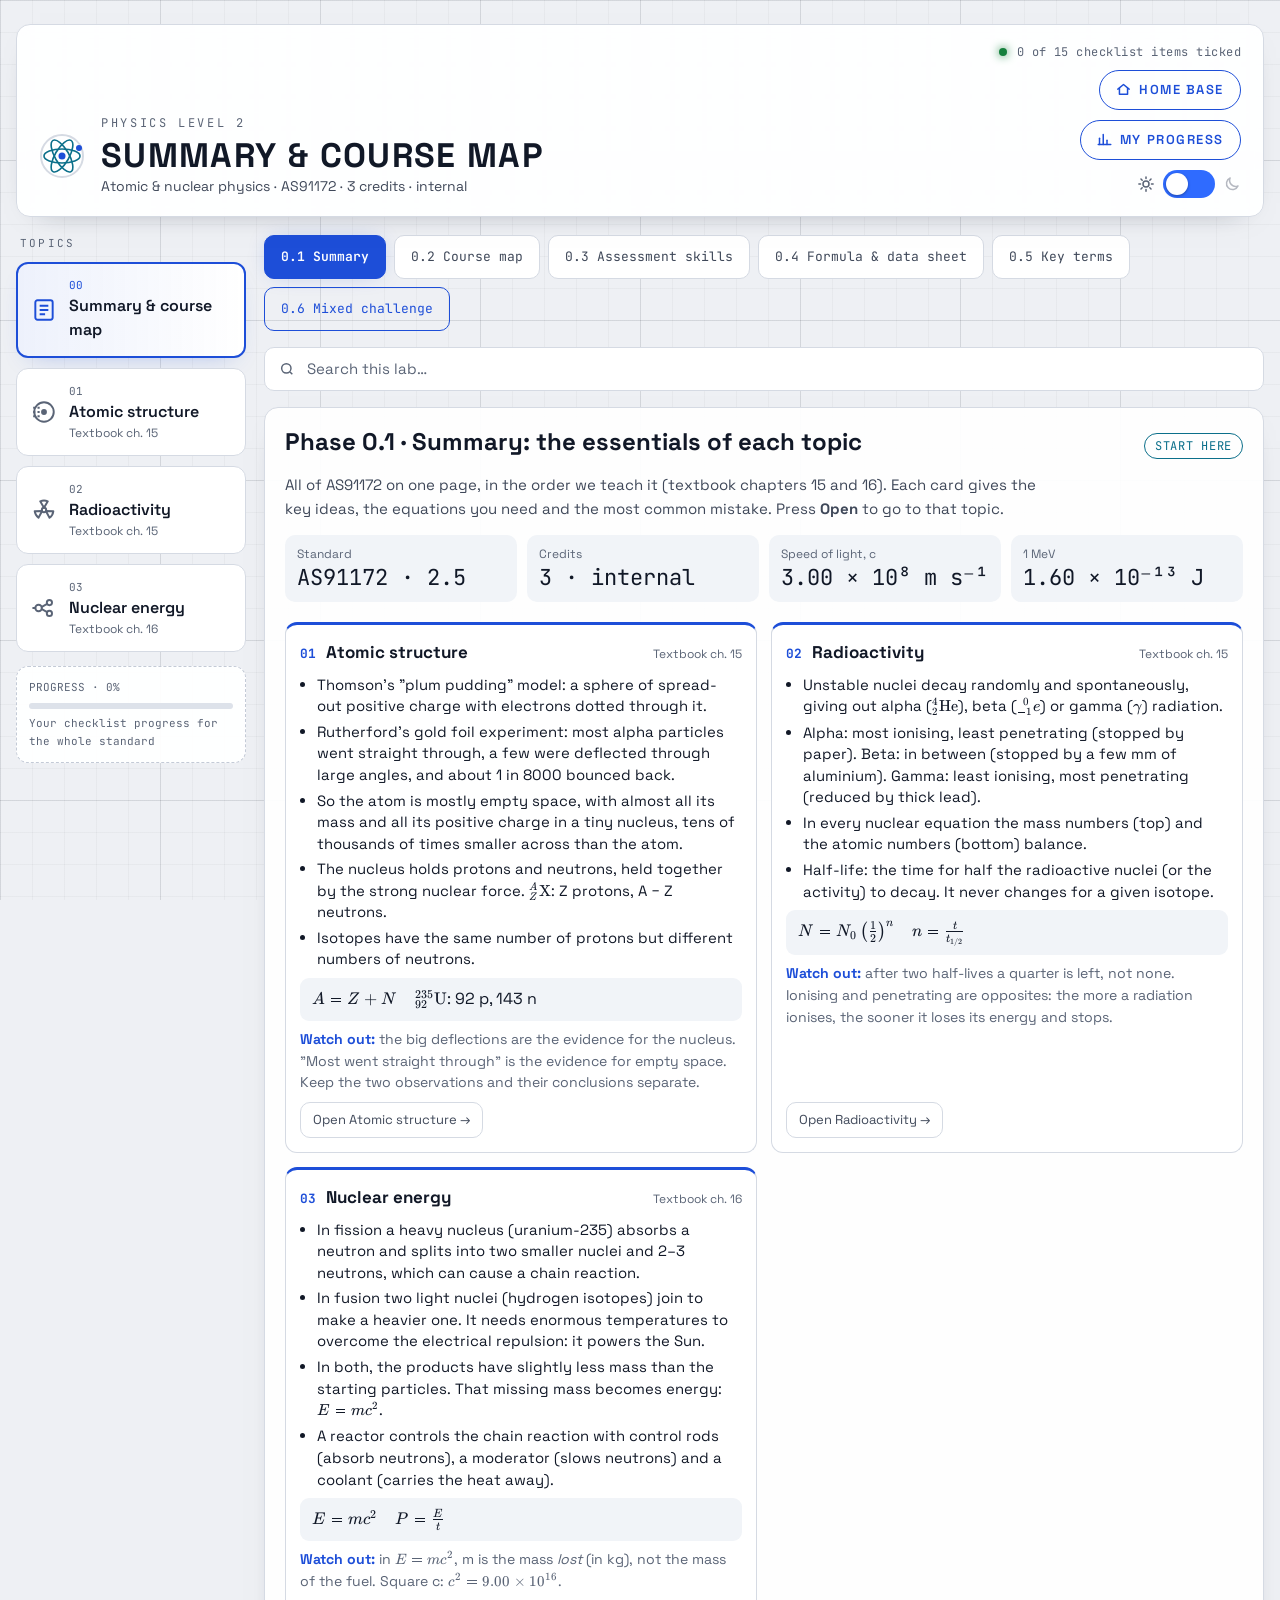
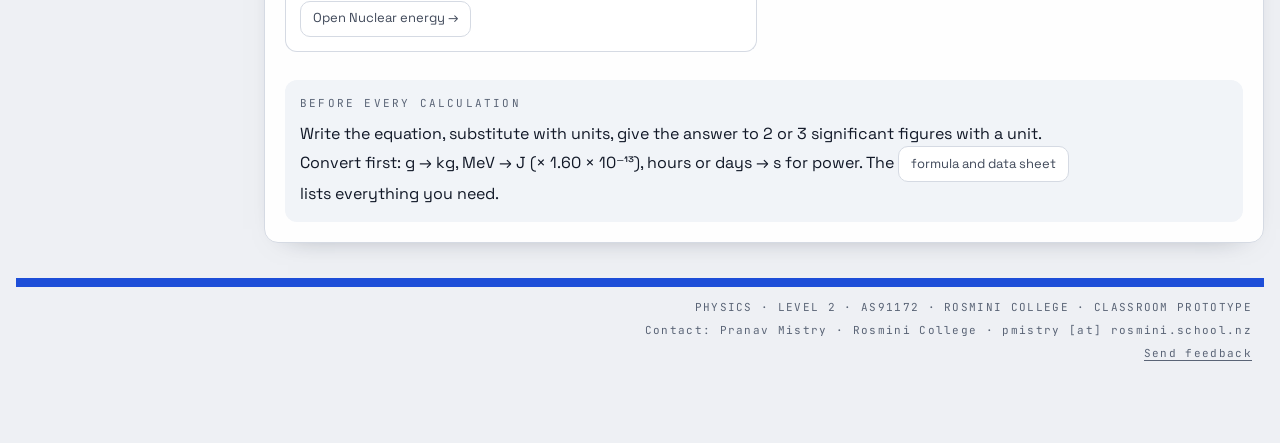
<file: y12/nuclear.html>
<!doctype html>
<html lang="en-NZ">
<head>
<!-- Google tag (gtag.js) -->
<script async src="https://www.googletagmanager.com/gtag/js?id=G-SY24GC7K0S"></script>
<script>
  window.dataLayer = window.dataLayer || [];
  function gtag(){dataLayer.push(arguments);}
  gtag('js', new Date());

  gtag('config', 'G-SY24GC7K0S');
</script>
<meta charset="utf-8">
<meta name="viewport" content="width=device-width,initial-scale=1,viewport-fit=cover">
<title>Physics | Level 2 Atomic & Nuclear Physics</title>
<link rel="preconnect" href="https://fonts.googleapis.com">
<link rel="preconnect" href="https://fonts.gstatic.com" crossorigin>
<link href="https://fonts.googleapis.com/css2?family=Space+Grotesk:wght@400;500;600;700&family=JetBrains+Mono:wght@400;600&display=swap" rel="stylesheet">
<script>
/* Light or dark: follow the browser's setting. A choice made with the slider lasts for this visit only
   (shared with the other Physics@Rosmini pages), so the next visit matches the browser again. */
(function(){var t=null;try{t=sessionStorage.getItem('physics-theme')}catch(e){}
if(t!=='light'&&t!=='dark'){t=(window.matchMedia&&matchMedia('(prefers-color-scheme: light)').matches)?'light':'dark'}
document.documentElement.setAttribute('data-theme',t)})();
</script>
<!-- Equations: one shared copy of KaTeX plus the shared renderer and styles (assets/) -->
<link rel="stylesheet" href="../assets/katex/katex.min.css">
<link rel="stylesheet" href="../assets/equations.css">
<script src="../assets/katex/katex.min.js"></script>
<script src="../assets/katex/auto-render.min.js"></script>
<script src="../assets/equations.js"></script>
<script defer src="../assets/progress.js"></script>
<style>
/* ============ TOKENS · Day ops (light) ============ */
:root, :root[data-theme="light"]{
  color-scheme: light;
  --bg:#eef0f4; --grid-major:rgba(15,23,42,.09); --grid-minor:rgba(15,23,42,.035);
  --panel:rgba(255,255,255,.94); --panel-solid:#ffffff; --field:#ffffff; --tile:#f1f4f8;
  --canvas:#f7f9fc; --canvas-grid:#e3e8f0; --axis:#8a94a6;
  --line:#d5dae3; --line-dash:#c3cad6; --track:#dde2ea;
  --ink:#111827; --ink-2:#3f4859; --muted:#5a6476;
  --accent:#1d4ed8; --accent-fill:#1d4ed8; --on-accent:#ffffff; --accent-soft:rgba(29,78,216,.08); --accent-glow:rgba(29,78,216,.35);
  --hot:#1d4ed8; --on-hot:#ffffff;
  --check-line:#1d4ed8;
  --data:#0b6f8a; --vector:#c2410c; --vector-soft:rgba(194,65,12,.45); --third:#6d28d9; --pj-gravity:#db2777;
  --ok:#15803d; --ok-soft:rgba(21,128,61,.10); --bad:#c8102e; --bad-soft:rgba(200,16,46,.08);
  --tip-bg:#fff8ec; --tip-line:#d08a1e; --tip-ink:#8a4b00;
  --link:#1d4ed8; --shadow:0 10px 30px -24px rgba(15,23,42,.6);
  --mono:'JetBrains Mono', ui-monospace, Menlo, Consolas, monospace;
  --sans:'Space Grotesk', system-ui, -apple-system, 'Segoe UI', sans-serif;
}
/* ============ TOKENS · Night ops (dark) ============ */
:root[data-theme="dark"]{
  color-scheme: dark;
  --bg:#07090f; --grid-major:rgba(255,255,255,.055); --grid-minor:rgba(255,255,255,.022);
  --panel:rgba(13,20,38,.92); --panel-solid:#0d1426; --field:#0a1020; --tile:#111a2e;
  --canvas:#050913; --canvas-grid:#121b31; --axis:#3a4a6e;
  --line:#1e2a44; --line-dash:#2a3a5c; --track:#1e2a44;
  --ink:#e6edf7; --ink-2:#a9b7cf; --muted:#8b9bb8;
  --accent:#ff4d58; --accent-fill:#e5232f; --on-accent:#ffffff; --accent-soft:rgba(229,35,47,.12); --accent-glow:rgba(229,35,47,.55);
  --hot:#e5232f; --on-hot:#ffffff;
  --check-line:#ff4d58;
  --data:#5ee3ff; --vector:#ffb547; --vector-soft:rgba(255,181,71,.5); --third:#c4a5ff; --pj-gravity:#ff7eb3;
  --ok:#4ade80; --ok-soft:rgba(74,222,128,.10); --bad:#ff6b74; --bad-soft:rgba(255,107,116,.10);
  --tip-bg:rgba(255,181,71,.06); --tip-line:#ffb547; --tip-ink:#ffb547;
  --link:#5ee3ff; --shadow:0 12px 32px -22px rgba(0,0,0,.9);
}

/* ============ BASE ============ */
*{box-sizing:border-box}
html{-webkit-text-size-adjust:100%}
body{margin:0;min-height:100vh;color:var(--ink);font:400 16px/1.55 var(--sans);background-color:var(--bg);
  background-image:linear-gradient(var(--grid-major) 1px,transparent 1px),linear-gradient(90deg,var(--grid-major) 1px,transparent 1px),
  linear-gradient(var(--grid-minor) 1px,transparent 1px),linear-gradient(90deg,var(--grid-minor) 1px,transparent 1px);
  background-size:160px 160px,160px 160px,32px 32px,32px 32px;background-attachment:fixed}
a{color:var(--link)}
button,input,select{font:inherit;color:inherit}
:focus-visible{outline:2px solid var(--accent);outline-offset:2px}
.mono{font-family:var(--mono)}
.hidden{display:none!important}
.sr{position:absolute!important;width:1px;height:1px;overflow:hidden;clip:rect(0 0 0 0);white-space:nowrap}
sub,sup{font-size:.72em;line-height:0}
.shell{max-width:1280px;margin:0 auto;padding:24px max(16px,env(safe-area-inset-right)) 40px max(16px,env(safe-area-inset-left));display:flex;flex-direction:column;gap:18px}

/* ============ HEADER ============ */
.topbar{display:flex;flex-wrap:wrap;align-items:flex-end;justify-content:space-between;gap:16px;border:1px solid var(--line);border-radius:14px;background:var(--panel);padding:18px 22px;box-shadow:var(--shadow);backdrop-filter:blur(6px)}
.brand{display:flex;align-items:center;gap:16px;min-width:0}
.brand svg{flex:none}
.eyebrow{font-family:var(--mono);font-size:12px;letter-spacing:.22em;color:var(--muted);text-transform:uppercase}
.topbar h1{margin:4px 0 0;font-size:clamp(26px,4vw,34px);font-weight:700;letter-spacing:.04em;line-height:1.1}
.std{font-size:14px;color:var(--ink-2);margin-top:2px}
.status{display:flex;flex-direction:column;align-items:flex-end;gap:8px}
.status-line{display:flex;align-items:center;gap:10px;font-family:var(--mono);font-size:12px;color:var(--muted);letter-spacing:.04em}
.status-dot{width:8px;height:8px;border-radius:50%;background:var(--ok);box-shadow:0 0 10px var(--ok)}
.status-btns{display:flex;flex-direction:column;gap:10px;align-items:flex-end}
.theme-switch-wrap{display:flex;align-items:center;gap:8px;font-size:12px;color:var(--muted);white-space:nowrap}
.theme-switch{position:relative;display:inline-block;width:52px;height:28px;flex:0 0 auto}
.theme-switch input{opacity:0;width:0;height:0;position:absolute}
.theme-slider{position:absolute;inset:0;cursor:pointer;background:#343c58;border:1px solid #6b738d;border-radius:999px;transition:.2s}
.theme-slider:before{content:"";position:absolute;width:20px;height:20px;left:3px;top:3px;background:#fff;border-radius:50%;transition:.2s;box-shadow:0 1px 4px rgba(0,0,0,.35)}
.theme-switch input:checked + .theme-slider{background:#d6e2f2;border-color:#8a9bb1}
.theme-switch input:checked + .theme-slider:before{transform:translateX(24px);background:#1d2633}
.theme-switch input:focus-visible + .theme-slider{outline:2px solid var(--accent);outline-offset:2px}
.theme-label-dark,.theme-label-light{font-weight:700}
:root[data-theme="dark"] .theme-label-dark,:root[data-theme="light"] .theme-label-light{color:var(--ink)}
.pill{display:inline-flex;align-items:center;gap:8px;height:40px;padding:0 16px;border-radius:999px;border:1px solid var(--line);background:var(--panel-solid);color:var(--ink-2);font-size:13px;text-decoration:none;cursor:pointer}
.pill.home{border-color:var(--accent);color:var(--accent);font-weight:600;letter-spacing:.12em;background:transparent}
.pill.home:hover{background:var(--accent-soft)}
.pill:hover{border-color:var(--accent)}

/* ============ FRAME ============ */
.frame{display:flex;gap:18px;align-items:flex-start}
.rail{flex:0 0 230px;display:flex;flex-direction:column;gap:10px;position:sticky;top:16px}
.rail-label{font-family:var(--mono);font-size:11px;letter-spacing:.2em;color:var(--muted);padding:0 4px}
.mod{display:flex;align-items:center;gap:12px;width:100%;text-align:left;padding:14px;border-radius:12px;border:1px solid var(--line);background:var(--panel-solid);color:var(--ink);cursor:pointer;transition:border-color .15s,box-shadow .15s}
.mod:hover{border-color:var(--accent)}
.mod svg{flex:none;width:26px;height:26px;color:var(--muted)}
.mod .num{display:block;font-family:var(--mono);font-size:11px;color:var(--muted)}
.mod .name{display:block;font-weight:600}
.mod .sub{display:block;font-size:12px;color:var(--muted);line-height:1.35}
.mod[aria-current="page"]{border:2px solid var(--accent);padding:13px;background:linear-gradient(90deg,var(--accent-soft),transparent),var(--panel-solid);box-shadow:0 10px 24px -14px var(--accent-glow)}
.mod[aria-current="page"] svg,.mod[aria-current="page"] .num{color:var(--accent)}
.mod[aria-current="page"] .sub{color:var(--ink-2)}
.fuel{margin-top:4px;border:1px dashed var(--line-dash);border-radius:12px;padding:12px;font-family:var(--mono);font-size:11px;color:var(--muted);line-height:1.6;background:var(--panel)}
.bar{height:6px;border-radius:3px;background:var(--track);margin-top:6px;overflow:hidden;display:flex}
.bar span{display:block;height:6px;background:var(--accent-fill);transition:width .3s}
.bar span.g{background:var(--vector)}
.work{flex:1 1 auto;min-width:0;display:flex;flex-direction:column;gap:16px}

/* phase tabs */
.tabs{display:flex;flex-wrap:wrap;gap:8px}
.tab{min-height:44px;padding:0 16px;border-radius:10px;border:1px solid var(--line);background:var(--panel-solid);color:var(--ink-2);font-family:var(--mono);font-size:13px;cursor:pointer}
.tab:hover{border-color:var(--accent);color:var(--ink)}
.tab.check{border-color:var(--check-line);color:var(--check-line);background:transparent}
.tab[aria-selected="true"]{border-color:var(--accent);background:var(--accent-fill);color:var(--on-accent);font-weight:600;box-shadow:0 0 22px -8px var(--accent-glow)}

/* search */
.search{position:relative}
.search label{display:flex;align-items:center;gap:10px;min-height:44px;padding:0 14px;border-radius:10px;border:1px solid var(--line);background:var(--field);color:var(--muted)}
.search input{flex:1;border:0;background:transparent;color:var(--ink);font-size:15px;outline:none;min-width:0}
.search input::placeholder{color:var(--muted)}
.results{position:absolute;z-index:20;left:0;right:0;top:calc(100% + 6px);border:1px solid var(--line);border-radius:12px;background:var(--panel-solid);box-shadow:0 18px 40px -18px rgba(0,0,0,.5);max-height:min(60vh,420px);overflow:auto;padding:6px}
.results button{display:block;width:100%;text-align:left;border:0;background:transparent;padding:10px 12px;border-radius:8px;cursor:pointer;color:var(--ink)}
.results button:hover,.results button:focus-visible{background:var(--accent-soft)}
.results .r-ref{font-family:var(--mono);font-size:11px;color:var(--accent);letter-spacing:.08em}
.results .r-snip{display:block;font-size:13px;color:var(--muted)}
.results mark{background:var(--accent-soft);color:var(--ink);border-radius:3px;padding:0 2px}
.results .none{padding:12px;color:var(--muted);font-size:14px}

/* ============ PANELS ============ */
.pane{border:1px solid var(--line);border-radius:14px;background:var(--panel);padding:20px;display:flex;flex-direction:column;gap:14px;box-shadow:var(--shadow)}
.pane-head{display:flex;flex-wrap:wrap;justify-content:space-between;align-items:baseline;gap:8px}
.pane h2{margin:0;font-size:24px;line-height:1.2}
.pane h3{margin:6px 0 0;font-size:17px}
.pane p{margin:0;max-width:78ch}
.lede{color:var(--ink-2);font-size:15px;line-height:1.6}
.badge{font-family:var(--mono);font-size:12px;color:var(--vector);border:1px solid var(--vector);border-radius:999px;padding:3px 10px;letter-spacing:.06em;white-space:nowrap}
.badge.teal{color:var(--data);border-color:var(--data)}
.badge.red{color:var(--accent);border-color:var(--accent)}
.label{font-family:var(--mono);font-size:11px;letter-spacing:.2em;color:var(--muted);text-transform:uppercase}
.small{font-size:13px;color:var(--muted)}
ul.clean{margin:0;padding-left:1.2em;display:grid;gap:6px}
.grid2{display:grid;grid-template-columns:repeat(auto-fit,minmax(260px,1fr));gap:14px}
.grid2x{display:grid;grid-template-columns:repeat(2,minmax(0,1fr));gap:14px}
@media (max-width:640px){.grid2x{grid-template-columns:minmax(0,1fr)}}
.grid3{display:grid;grid-template-columns:repeat(auto-fit,minmax(200px,1fr));gap:12px}
.card{border:1px solid var(--line);border-radius:12px;padding:14px;display:flex;flex-direction:column;gap:10px;background:var(--panel-solid);min-width:0}
.card.tint{background:var(--tile);border-color:transparent}

.pj-formula-grid .pj-math{font-size:1.12em;min-height:48px;display:flex;align-items:center;justify-content:center;overflow-x:auto}
#pjWorkedValues{display:flex;flex-direction:column;gap:8px}
#pjWorkedValues p{margin:0}
/* equations */
.eq{font-family:var(--mono);background:var(--tile);border-radius:6px;padding:4px 9px;font-size:.92em;white-space:nowrap;display:inline-block;max-width:100%;overflow-x:auto;vertical-align:middle;color:var(--ink)}
.eq-block{display:block;font-family:var(--mono);background:var(--tile);border-left:3px solid var(--data);border-radius:6px;padding:8px 12px;font-size:.95em;overflow-x:auto;white-space:normal;margin:0}
var{font-style:italic}

/* sims */
.screen{position:relative;border:1px solid var(--line);border-radius:12px;background:var(--canvas);overflow:hidden}
.screen canvas{display:block;width:100%;height:auto;touch-action:pan-y}
.screen .hud{position:absolute;top:12px;left:14px;font-family:var(--mono);font-size:11px;color:var(--muted);letter-spacing:.14em;pointer-events:none}
.screen .hud-r{left:auto;right:14px}
.pj-gravity-math{position:absolute;display:none;pointer-events:none;z-index:3;color:var(--pj-gravity);font-size:14px;font-weight:600;white-space:nowrap;text-shadow:0 1px 2px var(--canvas);line-height:1.3}
.pj-gravity-math mjx-container{margin:0!important;color:inherit!important}
.ctrl{display:flex;flex-direction:column;gap:6px;font-size:14px}
.ctrl .row{display:flex;justify-content:space-between;gap:8px}
.ctrl output{font-family:var(--mono);color:var(--accent);white-space:nowrap}
input[type=range]{width:100%;accent-color:var(--accent);height:24px}
.btns{display:flex;gap:8px;flex-wrap:wrap}
.btn{flex:1 1 auto;min-height:44px;padding:0 16px;border-radius:10px;border:1px solid var(--line);background:var(--panel-solid);color:var(--ink-2);cursor:pointer;font-size:14px}
.btn:hover{border-color:var(--accent);color:var(--ink)}
.btn.go{border:0;background:var(--hot);color:var(--on-hot);font-weight:700;letter-spacing:.1em;box-shadow:0 10px 24px -14px var(--hot)}
.btn.go:hover{filter:brightness(1.07)}
.btn.sm{flex:0 0 auto;min-height:36px;font-size:13px;padding:0 12px}
.seg{display:flex;flex-wrap:wrap;gap:6px}
.seg button{min-height:36px;padding:0 12px;border-radius:8px;border:1px solid var(--line);background:var(--panel-solid);color:var(--ink-2);cursor:pointer;font-size:13px}
.seg button[aria-pressed="true"]{border-color:var(--accent);color:var(--accent);background:var(--accent-soft);font-weight:600}
.telemetry{display:grid;grid-template-columns:repeat(auto-fit,minmax(150px,1fr));gap:10px}
.tm{background:var(--tile);border-radius:10px;padding:10px 12px;min-width:0}
.tm span{display:block;font-size:12px;color:var(--muted)}
.tm span span{display:inline;font-size:inherit} /* maths inside a reading label: stays on one line and keeps KaTeX's own sizes for subscripts and fractions */
.tm b{display:block;font-family:var(--mono);font-weight:400;font-size:clamp(17px,2vw,22px);line-height:1.3;color:var(--ink);overflow-wrap:anywhere}
.tm.hl b{color:var(--data)}
.note{font-size:14px;color:var(--ink-2);line-height:1.55}
.predict{display:flex;flex-wrap:wrap;gap:8px;align-items:center;font-size:14px;border:1px dashed var(--line-dash);border-radius:10px;padding:10px 12px}
.predict input{width:110px;min-height:38px;border-radius:8px;border:1px solid var(--line);background:var(--field);padding:0 10px;font-family:var(--mono)}
.verdict{font-size:14px;border-radius:8px;padding:8px 12px}
.verdict.ok{background:var(--ok-soft);color:var(--ok)}
.verdict.bad{background:var(--bad-soft);color:var(--bad)}
.verdict.info{background:var(--tile);color:var(--ink-2)}

/* foundations */
.steps{display:flex;flex-direction:column;gap:10px}
details.step{border:1px solid var(--line);border-radius:12px;background:var(--panel-solid)}
details.step>summary{cursor:pointer;list-style:none;padding:14px 16px;font-weight:600;display:flex;gap:12px;align-items:baseline}
details.step>summary::-webkit-details-marker{display:none}
details.step>summary::before{content:"+";font-family:var(--mono);color:var(--accent);width:1ch}
/* Compact nested extension: lighter border, smaller corners and reduced inset. */
#pjDiscusDirectExtension{border:1px solid var(--line);border-radius:9px;box-shadow:none;background:var(--panel-solid);margin:14px 12px 16px !important;max-width:calc(100% - 24px);box-sizing:border-box;}
#pjDiscusDirectExtension>summary{padding:9px 12px;gap:9px;font-size:14px;align-items:center;}
#pjDiscusDirectExtension>.step-body{padding:0 12px 12px 24px;}
details.step[open]>summary::before{content:"−"}
details.step>summary .ref{font-family:var(--mono);font-size:12px;color:var(--muted);font-weight:400}
.step-body{padding:0 16px 16px 40px;display:flex;flex-direction:column;gap:10px}
.mini{border:1px solid var(--line);border-radius:10px;background:var(--canvas);overflow:hidden}
.mini canvas{display:block;width:100%;height:auto}

/* tables */
.tbl-wrap{overflow-x:auto;border:1px solid var(--line);border-radius:10px}
table{border-collapse:collapse;width:100%;font-size:14px;min-width:520px}
th,td{padding:9px 12px;border-bottom:1px solid var(--line);text-align:left;vertical-align:top}
th{font-family:var(--mono);font-size:11px;letter-spacing:.12em;text-transform:uppercase;color:var(--muted);font-weight:600;background:var(--tile)}
tr:last-child td{border-bottom:0}

/* method strip */
.method{display:grid;grid-template-columns:repeat(auto-fit,minmax(160px,1fr));gap:10px;counter-reset:m}
.method div{border:1px solid var(--line);border-radius:10px;padding:12px;background:var(--panel-solid);font-size:14px;counter-increment:m}
.method div::before{content:counter(m,decimal-leading-zero);display:block;font-family:var(--mono);font-size:11px;color:var(--accent);letter-spacing:.1em}
.method b{display:block;margin-bottom:2px}

/* problems */
.q{border:1px solid var(--line);border-radius:12px;background:var(--panel-solid);overflow:hidden}
.q-head{display:flex;justify-content:space-between;flex-wrap:wrap;gap:8px;padding:10px 16px;background:var(--tile);font-family:var(--mono);font-size:12px;letter-spacing:.12em;color:var(--ink-2)}
.q-head b{color:var(--accent);font-weight:600}
.q-body{padding:14px 16px;display:flex;flex-direction:column;gap:10px}
.lvl{font-family:var(--mono);font-size:10.5px;letter-spacing:.08em;border-radius:999px;padding:1px 8px;margin-left:6px;border:1px solid var(--line);color:var(--muted);white-space:nowrap}
.lvl.A{color:var(--data);border-color:var(--data)}
.lvl.M{color:var(--vector);border-color:var(--vector)}
.lvl.E{color:var(--accent);border-color:var(--accent)}
details.ans{border-top:1px dashed var(--line-dash);padding-top:10px}
details.ans summary{cursor:pointer;color:var(--accent);font-weight:600;font-size:14px}
details.ans[open] summary{margin-bottom:8px}
.ans-body{display:flex;flex-direction:column;gap:8px;font-size:15px}

/* quizzes */
.quiz{display:flex;flex-direction:column;gap:12px}
.q-top{display:flex;justify-content:space-between;align-items:center;gap:10px;flex-wrap:wrap;font-family:var(--mono);font-size:13px;color:var(--ink-2)}
.qq{border:1px solid var(--line);border-radius:12px;padding:14px;background:var(--panel-solid);display:flex;flex-direction:column;gap:10px}
.qq .tag{font-family:var(--mono);font-size:11px;color:var(--muted);letter-spacing:.12em}
.opts{display:grid;gap:8px}
.opts button{text-align:left;min-height:44px;padding:8px 12px;border-radius:10px;border:1px solid var(--line);background:var(--field);color:var(--ink);cursor:pointer;font-size:15px}
.opts button:hover:not(:disabled){border-color:var(--accent)}
.opts button:disabled{cursor:default}
.opts button.right{border-color:var(--ok);background:var(--ok-soft)}
.opts button.wrong{border-color:var(--bad);background:var(--bad-soft)}
.explain{font-size:14px;color:var(--ink-2);border-left:3px solid var(--data);padding:4px 0 4px 10px}

/* bottom cards */
.under{display:grid;grid-template-columns:repeat(auto-fit,minmax(240px,1fr));gap:14px;width:100%;min-width:0;margin-top:4px;border-top:1px solid var(--line);padding-top:16px;box-sizing:border-box}
.pane > .under > *{min-width:0;box-sizing:border-box}
.checklist{border:1px solid var(--line);border-radius:14px;background:var(--panel);padding:18px;display:flex;flex-direction:column;gap:10px}
.checklist h3{margin:0;font-size:18px;display:flex;gap:8px;align-items:center}
.checklist h3 svg{color:var(--ok)}
.checklist label{display:flex;gap:10px;align-items:flex-start;font-size:15px;cursor:pointer}
.checklist input{width:20px;height:20px;margin:2px 0 0;accent-color:var(--ok);flex:none}
.tip{border:1px solid var(--tip-line);border-radius:14px;background:var(--tip-bg);padding:18px;display:flex;flex-direction:column;gap:10px}
.tip .tip-h{font-family:var(--mono);font-size:13px;letter-spacing:.18em;color:var(--tip-ink);font-weight:600}
.tip p{margin:0;font-size:15px;line-height:1.6}
.tip button{align-self:flex-start;border:0;background:none;padding:0;color:var(--link);text-decoration:underline;font-weight:600;cursor:pointer;font-size:15px}

/* course map */
.ratings{display:flex;flex-direction:column;gap:14px}
.rgroup{border:1px solid var(--line);border-radius:12px;background:var(--panel-solid);overflow:hidden}
.rgroup h3{margin:0;padding:10px 14px;background:var(--tile);font-size:15px;display:flex;align-items:center;gap:10px}
.rgroup h3 .num{font-family:var(--mono);font-size:12px;color:var(--accent)}
.ritem{display:grid;grid-template-columns:minmax(0,1fr) auto auto;gap:10px;align-items:center;padding:10px 14px;border-top:1px solid var(--line)}
.ritem p{margin:0;font-size:15px}
.ritem small{display:block;color:var(--muted);font-size:12px;font-family:var(--mono)}
.rate{display:flex;gap:4px}
.rate button{min-height:34px;padding:0 10px;border-radius:8px;border:1px solid var(--line);background:var(--field);color:var(--muted);font-size:12px;cursor:pointer;white-space:nowrap}
.rate button[aria-pressed="true"].r0{border-color:var(--bad);color:var(--bad);background:var(--bad-soft)}
.rate button[aria-pressed="true"].r1{border-color:var(--vector);color:var(--vector);background:rgba(200,120,20,.08)}
.rate button[aria-pressed="true"].r2{border-color:var(--ok);color:var(--ok);background:var(--ok-soft)}
.gobtn{min-height:34px;padding:0 12px;border-radius:8px;border:1px solid var(--accent);color:var(--accent);background:transparent;cursor:pointer;font-family:var(--mono);font-size:12px}
.sum-grid{display:grid;grid-template-columns:repeat(auto-fit,minmax(min(100%,330px),1fr));gap:14px;margin:6px 0 14px}
.sum-card{gap:8px;border-top:3px solid var(--accent)}
.sum-head{display:flex;align-items:baseline;gap:10px;flex-wrap:wrap}
.sum-head .num{font-family:var(--mono);font-size:.8rem;color:var(--accent);font-weight:700}
.sum-head h3{margin:0;flex:1;min-width:0}
.sum-ch{font-size:.75rem;color:var(--muted);white-space:nowrap}
.sum-card ul{margin:0;padding-left:1.15em;display:flex;flex-direction:column;gap:4px;font-size:.93rem;line-height:1.45}
.sum-eqs{display:flex;flex-wrap:wrap;gap:6px 18px;padding:9px 12px;border-radius:9px;background:var(--tile)}
.sum-eqs .katex{font-size:1.06em}
.sum-trap{margin:0;font-size:.88rem;color:var(--muted)}.sum-trap b{color:var(--accent)}
.sum-card .btn{align-self:flex-start;margin-top:auto}
.route{display:grid;grid-template-columns:repeat(auto-fit,minmax(150px,1fr));gap:10px}
.route button{text-align:left;border:1px solid var(--line);border-radius:10px;background:var(--panel-solid);padding:12px;cursor:pointer;color:var(--ink);display:flex;flex-direction:column;gap:2px}
.route button:hover{border-color:var(--accent)}
.route .num{font-family:var(--mono);font-size:11px;color:var(--accent)}
.route .sub{font-size:12px;color:var(--muted)}
.do-dont{display:grid;grid-template-columns:repeat(auto-fit,minmax(260px,1fr));gap:12px}
.do-dont .card h3{margin:0;font-size:15px}
.do{border-left:3px solid var(--ok)}
.dont{border-left:3px solid var(--bad)}
.picker{display:flex;flex-wrap:wrap;gap:8px}
.picker label{display:inline-flex;gap:6px;align-items:center;border:1px solid var(--line);border-radius:8px;padding:6px 10px;font-family:var(--mono);font-size:13px;background:var(--field);cursor:pointer}
.picker input{accent-color:var(--accent)}

/* data tables in practicals */
table.data{min-width:0;font-family:var(--mono);font-size:13px}
table.data td,table.data th{padding:6px 10px;text-align:right}
table.data th{font-size:11px;text-transform:none;letter-spacing:.02em}
table.data input{width:18px;height:18px;accent-color:var(--accent)}
.stopwatch{display:flex;align-items:baseline;gap:12px;font-family:var(--mono)}
.stopwatch span{font-size:34px;color:var(--ink)}
.stopwatch small{color:var(--muted);font-size:14px}
/* rearranging formulae */
.mx{font-family:"Cambria Math","STIX Two Math","Latin Modern Math","Times New Roman",serif;font-size:1.12em;line-height:1.9}
.mx var{font-style:italic}
.mx sub{font-size:.7em;font-style:normal}
.mx .eqs{margin:0 .25em}
.frac{display:inline-flex;flex-direction:column;vertical-align:middle;text-align:center;margin:0 .15em;line-height:1.25}
.frac>span:first-child{border-bottom:1.5px solid currentColor;padding:0 .25em .05em}
.frac>span:last-child{padding:.05em .25em 0}
.sqrt{white-space:nowrap;display:inline-flex;align-items:stretch;vertical-align:-.28em;margin:0 .13em;font-family:"Cambria Math","STIX Two Math",serif;line-height:1.25}.sqrt .rad{display:inline-flex;align-items:stretch;flex:none;width:.73em;height:1.55em;margin:0 -1px 0 0;color:inherit}.sqrt .rad svg{display:block;width:100%;height:100%;overflow:visible}.sqrt .rbody{display:inline-flex;align-items:center;border-top:1.6px solid currentColor;padding:.14em .16em 0 .1em;line-height:1.25;min-height:1.55em}
.rr-wrap{display:grid;grid-template-columns:240px minmax(0,1fr);gap:16px;align-items:start}
.rr-side{display:flex;flex-direction:column;gap:8px;position:sticky;top:12px}
.rr-list{display:flex;flex-direction:column;gap:4px;max-height:60vh;overflow:auto;padding-right:4px}
.rr-item{display:flex;gap:8px;align-items:center;text-align:left;border:1px solid var(--line);border-radius:8px;background:var(--panel-solid);color:var(--ink);padding:7px 10px;cursor:pointer;font-size:14px}
.rr-item:hover{border-color:var(--accent)}
.rr-item.on{border-color:var(--accent);background:var(--accent-soft);font-weight:600}
.rr-tick{width:1.1em;color:var(--ok);font-weight:700;flex:none}
.rr-main{display:flex;flex-direction:column;gap:14px;min-width:0}
.rr-head{display:flex;justify-content:space-between;gap:8px}
.rr-formula{font-size:clamp(22px,3.2vw,30px);text-align:center;padding:14px 8px;background:var(--tile);border-radius:10px;overflow-x:auto}
.rr-answer{display:flex;align-items:center;gap:10px;font-size:20px}
.rr-answer .field{flex:1;font-size:17px;min-height:46px}
.rr-lhs{white-space:nowrap}
.rr-preview{min-height:48px;padding:6px 12px;border:1px dashed var(--line-dash);border-radius:8px;font-size:20px;overflow-x:auto}
.rr-err{color:var(--bad);font-family:var(--sans);font-size:14px}
.rr-keys{display:grid;grid-template-columns:repeat(auto-fill,minmax(54px,1fr));gap:6px}
.rr-key{min-height:42px;border-radius:8px;border:1px solid var(--line);background:var(--field);color:var(--ink);cursor:pointer;font-size:16px}
.rr-key:hover{border-color:var(--accent)}
.rr-key.var{background:var(--accent-soft);border-color:var(--accent)}
.rr-key.fn{color:var(--muted);font-size:13px}
.rr-other{display:flex;align-items:center;gap:8px;flex-wrap:wrap}
.explain .mx{font-size:1.05em}
@media (max-width:820px){.rr-wrap{grid-template-columns:minmax(0,1fr)}.rr-side{position:static}.rr-list{flex-direction:row;flex-wrap:wrap;max-height:none}.rr-item{font-size:12px;padding:6px 8px}}

/* Vertical-motion energy equations: use the same mathematical typography as the formula-rearranging lab. */
.vm-energy-math{display:flex;align-items:center;justify-content:center;gap:12px 28px;flex-wrap:wrap;padding:12px 14px;border:1px solid var(--line);border-radius:10px;background:var(--panel-solid);font-size:clamp(19px,2.5vw,25px);overflow-x:auto}
.vm-energy-math>span{white-space:nowrap}
.vm-energy-math .frac{font-size:.92em}
.vm-energy-math .sqrt .rad{height:auto}
@media(max-width:640px){.vm-energy-math{justify-content:flex-start}}

/* vertical motion */
.vm-formula{gap:6px}
.vm-eqs{display:flex;flex-direction:column;gap:2px;font-size:clamp(15px,1.8vw,19px);overflow-x:auto}
.vm-eqs:empty{display:none}
.vm-ebar{display:flex;height:12px;border-radius:6px;overflow:hidden;background:var(--track);margin-top:4px}
.vm-ebar span{display:block;height:12px;transition:width .1s}
#vmBarP{background:var(--data)}#vmBarK{background:var(--vector)}#vmBarL{background:var(--muted)}
.vm-tick{display:flex;gap:8px;align-items:center;font-size:14px;cursor:pointer}
.vm-tick input{width:18px;height:18px;accent-color:var(--accent)}
/* graph match */
.gm-given{border:1px solid var(--line);border-radius:10px;background:var(--canvas);overflow:hidden;max-width:620px}
.gm-given canvas,.gm-opts canvas{display:block;width:100%;height:auto}
.gm-opts{display:grid;grid-template-columns:repeat(auto-fit,minmax(200px,1fr));gap:10px}
.gm-opts button{border:2px solid var(--line);border-radius:10px;background:var(--canvas);padding:0;cursor:pointer;overflow:hidden;position:relative;text-align:left}
.gm-opts button:hover:not(:disabled){border-color:var(--accent)}
.gm-opts button.right{border-color:var(--ok)}
.gm-opts button.wrong{border-color:var(--bad)}
.gm-opts .gm-l{position:absolute;top:6px;right:10px;font-family:var(--mono);font-size:12px;color:var(--muted)}
/* toolkit */
.sorter{display:grid;grid-template-columns:repeat(auto-fill,minmax(230px,1fr));gap:10px}
.sv-item{border:1px solid var(--line);border-radius:10px;background:var(--panel-solid);padding:10px 12px;display:flex;flex-direction:column;gap:8px}
.sv-item>b{font-size:16px;text-transform:capitalize}
.sv-btns{display:flex;gap:6px}
.sv-btns button{flex:1;min-height:36px;border-radius:8px;border:1px solid var(--line);background:var(--field);color:var(--ink);cursor:pointer;font-size:13px}
.sv-btns button:hover:not(:disabled){border-color:var(--accent)}
.sv-btns button.right{border-color:var(--ok);background:var(--ok-soft);color:var(--ok);font-weight:600}
.sv-btns button.wrong{border-color:var(--bad);background:var(--bad-soft);color:var(--bad)}
.sv-fb{margin:0;font-size:13px;color:var(--ink-2)}
.pt-ruler{display:grid;grid-template-columns:repeat(19,1fr);gap:3px;margin:4px 0 2px}
.pt-ruler span{height:30px;border-radius:4px;background:var(--tile);font-family:var(--mono);font-size:10px;color:var(--muted);display:flex;align-items:flex-end;justify-content:center;padding-bottom:3px;white-space:nowrap;overflow:visible}
.pt-ruler span.on{background:var(--accent-fill);color:var(--on-accent);font-weight:600}
.field{min-height:40px;border-radius:8px;border:1px solid var(--line);background:var(--field);color:var(--ink);padding:0 10px;font-size:15px;width:100%}
.px-q{font-family:var(--mono);font-size:clamp(17px,2.4vw,22px);margin:4px 0;color:var(--ink)}
.px-ans{display:flex;align-items:center;gap:8px;flex-wrap:wrap}
.px-ans .field{width:130px}
.px-ans .px-exp{width:80px;align-self:flex-start;margin-top:-10px}
footer.foot{border-top:9px solid var(--accent);margin-top:17px;padding:12px;text-align:right;font-family:var(--mono);font-size:11px;letter-spacing:.12em;color:var(--muted)}
footer.foot span{display:inline-block;margin-top:6px}
footer.foot a{color:var(--link);text-decoration:none;border-bottom:1px solid currentColor}

.pj-toggles button{flex:1 1 180px;white-space:normal;line-height:1.35;padding:9px 12px;text-align:center}

/* ============ RESPONSIVE ============ */
@media (max-width:900px){
  .frame{flex-direction:column;align-items:stretch}
  .rail{position:static;flex:none;flex-direction:row;overflow-x:auto;gap:8px;padding-bottom:4px;scroll-snap-type:x proximity}
  .rail-label{display:none}
  .mod{flex:0 0 auto;width:auto;padding:10px 12px;scroll-snap-align:start}
  .mod[aria-current="page"]{padding:9px 11px}
  .mod .sub{display:none}
  .fuel{flex:0 0 170px;margin:0}
}
@media (max-width:640px){
  .topbar{padding:16px}
  .status{align-items:flex-start}
  .status-btns{align-items:flex-start}
  .brand svg{width:38px;height:38px}
  .pane{padding:16px}
  .pane h2{font-size:21px}
  .step-body{padding-left:16px}
  .ritem{grid-template-columns:1fr;gap:8px}
  .tab{padding:0 12px;font-size:12px}
  .telemetry{grid-template-columns:repeat(2,minmax(0,1fr))}
  .sorter{grid-template-columns:repeat(2,minmax(0,1fr));gap:8px}
  .sv-item{padding:8px}
  .sv-btns{flex-direction:column}
  .tm b{font-size:16px}
}
@media print{
  body{background:#fff}
  .rail,.tabs,.search,.status-btns,.under{display:none}
}


/* Consistent equation presentation in vertical and projectile motion */
.motion-equations{gap:12px}
.motion-equations .formula-tag{font:600 10px/1.5 var(--mono);letter-spacing:.07em;color:var(--data)}
.motion-equations .formula-tag.derived{color:var(--vector)}
.motion-equations .pj-math{min-height:46px;display:flex;align-items:center;justify-content:center;font-size:1.09em;overflow-x:auto}
.motion-equations .card.tint{gap:6px}
.motion-equations mjx-container[display="true"]{margin:.35em 0!important}
.vm-formula .vm-eqs{gap:8px}
.vm-formula .vm-eqs>div{padding:10px 12px;border:1px solid var(--line);border-radius:8px;background:var(--panel-solid);overflow-x:auto}

/* Native MathJax formula styling; the original markup remains visible if the CDN is unavailable. */
.eq mjx-container,.eq-block mjx-container{font-size:1.02em!important;vertical-align:middle}
.vm-energy-math mjx-container{max-width:100%}
.vm-energy-math .mathjax-energy{white-space:normal}
.vm-eqs mjx-container{font-size:1.04em!important}

/* Phase 1.5 worked example: one typography and spacing system for both columns. */
.pj-decomposition-table{width:100%;table-layout:fixed;border-collapse:collapse}
.pj-decomposition-table th{font:600 12px/1.45 var(--sans);letter-spacing:0;text-transform:none;text-align:center;padding:11px 10px;background:var(--tile);color:var(--ink)}
.pj-decomposition-table td{padding:10px 12px;vertical-align:middle;text-align:center;background:var(--panel-solid)}
.pj-decomposition-table th+th,.pj-decomposition-table td+td{border-left:1px solid var(--line)}
.pj-decomposition-table .pj-row-label{display:block;color:var(--muted);font:500 11px/1.4 var(--sans);margin-bottom:3px}
.pj-decomposition-table .pj-math{min-height:36px;display:flex;justify-content:center;align-items:center;font-size:1em;overflow-x:auto}
.pj-decomposition-table mjx-container[display="true"]{margin:.2em 0!important}
.pj-decomposition-table .pj-answer-row td{background:var(--tile);color:var(--ink)}
.pj-decomposition-table .pj-answer-row .pj-math{font-weight:600}
.pj-step2-table .pj-math{min-height:30px}
.pj-step2-note{display:block;font-size:12px;color:var(--muted);line-height:1.4;margin-top:2px}
.pj-slider-example{margin-top:10px}
@media(max-width:540px){.pj-decomposition-table td{padding:8px 3px}.pj-decomposition-table .pj-math{font-size:.88em}}
.pj-final-answers{display:grid;grid-template-columns:repeat(2,minmax(0,1fr));gap:12px;margin:14px 0 7px}
.pj-final-answer{border:2px solid var(--accent);border-radius:12px;padding:12px 14px;background:var(--accent-soft);text-align:center}
.pj-final-answer .label{display:block;color:var(--ink);font-weight:700;letter-spacing:.04em}
.pj-final-answer .pj-math{font-weight:700;font-size:1.12em}
.diagram-math{position:absolute;transform:translateX(-50%);background:var(--panel-solid,#fff);padding:0 4px;line-height:1;color:currentColor;display:inline-flex;align-items:center;justify-content:center;white-space:nowrap}
.diagram-math.mjx-bordered{padding:1px 8px;border:1px solid var(--line,#cbd5e1);border-radius:6px}
.diagram-math .mjx-container{margin:0 !important;display:inline-block !important;overflow:visible !important}
@media(max-width:520px){.pj-final-answers{grid-template-columns:1fr}}

/* Static pre-rendered maths: no runtime MathJax dependency. */
.static-math-inline{display:inline-flex;align-items:baseline;vertical-align:-0.12em;max-width:100%}
.static-math-display{display:flex;justify-content:center;align-items:center;width:100%;max-width:100%;overflow:visible}
.static-math mjx-container{margin:0!important;max-width:100%;overflow:visible!important}
.static-math mjx-container[jax="SVG"]>svg{max-width:100%;height:auto}

/* ============ KEY TERMS + MY PROGRESS ============ */
.kt-filter{width:100%;max-width:440px;padding:10px 13px;border-radius:10px;border:1px solid var(--line);background:var(--tile);color:var(--ink);font:inherit;margin:4px 0 6px}
.kt-group{margin:18px 0 6px}.kt-group>h3{margin:0 0 10px}
.kt-grid{display:grid;grid-template-columns:repeat(auto-fill,minmax(250px,1fr));gap:10px;margin-bottom:10px}
.kt-term h4{margin:0 0 6px;font-size:1rem;color:var(--accent)}.kt-term p{margin:0;font-size:.95rem;line-height:1.5}
.kt-term[hidden],.kt-group[hidden]{display:none}
.sum-tools{display:flex;flex-wrap:wrap;align-items:center;gap:8px}
.rt-box{display:flex;flex-direction:column;gap:8px}.rt-box>p{margin:0}.rt-box>h3{margin:10px 0 0}
.write{display:block;width:100%;box-sizing:border-box;padding:9px 11px;border-radius:8px;border:1px solid var(--line);background:var(--field);color:var(--ink);font:inherit;font-size:14px;line-height:1.45;resize:vertical}
.report{white-space:pre-wrap;font:13px/1.5 var(--mono);background:var(--field);border:1px solid var(--line);border-radius:10px;padding:12px 14px;margin:0;max-height:320px;overflow:auto;color:var(--ink)}
.code{font:12.5px/1.4 var(--mono);word-break:break-all}
.share{display:grid;grid-template-columns:repeat(auto-fit,minmax(min(100%,220px),1fr));gap:10px}
.share label{display:grid;gap:4px;font-size:13px;font-weight:600}
.share input{min-height:42px;padding:8px 10px;border-radius:8px;border:1px solid var(--line);background:var(--field);color:var(--ink);font:inherit;font-weight:400;min-width:0}
a.btn{display:inline-flex;align-items:center;justify-content:center;text-decoration:none;box-sizing:border-box}
a.btn.off{opacity:.5}
/* ============ EQUATIONS · one system (KaTeX) ============ */
.eq,.eq-block{font-family:var(--sans)}
.eq .katex,.eq-block .katex{font-size:1.04em}
.pj-math,.vm-energy-math,.rr-formula{overflow-x:auto;overflow-y:hidden;scrollbar-width:thin}
.pj-math .katex-display{overflow:visible;padding:0}
.pj-ode{display:grid;grid-template-columns:repeat(auto-fit,minmax(170px,1fr));gap:4px 16px}
.pj-math .katex-display,.vm-energy-math .katex-display{margin:.2em 0}
#ecOut,#hcOut{overflow-x:auto}

/* phones: keep the topic rail vertical, stack this topic's tabs beside it, content full width below */
@media (max-width:700px){
 .frame{display:grid!important;grid-template-columns:92px minmax(0,1fr)!important;gap:10px!important;align-items:start}
 .frame>.rail{grid-column:1;grid-row:1;display:flex!important;flex-direction:column!important;gap:6px!important;grid-template-columns:none!important;width:auto!important;overflow:visible!important}
 .frame>.rail button{width:100%!important;grid-column:auto!important}
 .frame>.rail button{flex:0 0 auto!important;min-height:60px;padding:8px 4px!important;font-size:10px!important;border-radius:6px!important}
 .frame>.rail .fill{display:none}
 .frame>main.work{display:contents}
 .frame>main.work>*{grid-column:1/-1;min-width:0}
 .frame>main.work>.tabs{grid-column:2;grid-row:1;display:flex!important;flex-direction:column!important;flex-wrap:nowrap!important;overflow:visible!important;gap:6px!important;margin:0!important;padding:0!important}
 .frame>main.work>.tabs button{flex:0 0 auto!important;width:100%;min-width:0!important;min-height:38px!important;white-space:normal!important;text-align:left;padding:8px 12px!important;font-size:11.5px!important;border-radius:0 14px 14px 0!important;line-height:1.25}
}

/* use the full width of the screen on computers */
.shell{max-width:none!important;width:auto}
</style>
<style id="theme-switch-style">
/* sun / moon theme switch (same on every page) */
.theme-switch-wrap{display:inline-flex!important;align-items:center!important;justify-content:center!important;gap:8px!important}
.theme-switch-wrap .theme-ico{display:inline-flex;color:inherit;opacity:.45;transition:opacity .2s}
.theme-switch-wrap:not(:has(input:checked)) .theme-ico-moon,.theme-switch-wrap:has(input:checked) .theme-ico-sun{opacity:1}
.theme-switch-wrap .theme-switch{position:relative!important;display:inline-block!important;width:52px!important;height:28px!important;flex:0 0 auto}
.theme-switch-wrap .theme-switch input{opacity:0;width:0;height:0;position:absolute}
.theme-switch-wrap .theme-slider{position:absolute!important;inset:0!important;cursor:pointer;background:#2f6bff!important;border:0!important;border-radius:999px!important;transition:background .2s!important}
.theme-switch-wrap .theme-slider:before{content:""!important;position:absolute!important;width:22px!important;height:22px!important;left:3px!important;top:3px!important;border-radius:50%!important;background:#0f1730!important;box-shadow:0 1px 3px rgba(0,0,0,.35)!important;transform:translateX(24px)!important;transition:transform .2s,background .2s!important}
.theme-switch-wrap .theme-switch input:checked+.theme-slider{background:#2f6bff!important}
.theme-switch-wrap .theme-switch input:checked+.theme-slider:before{transform:translateX(0)!important;background:#fff!important}
.theme-switch-wrap .theme-switch input:focus-visible+.theme-slider{outline:2px solid currentColor!important;outline-offset:2px!important}
@media (prefers-reduced-motion:reduce){.theme-switch-wrap .theme-slider,.theme-switch-wrap .theme-slider:before{transition:none!important}}
</style>
</head>
<body>
<div class="shell">
<header class="topbar">
  <div class="brand">
    <svg aria-hidden="true" width="46" height="46" viewBox="0 0 46 46" fill="none"><circle cx="23" cy="23" r="21" style="stroke:var(--line)" stroke-width="2"/><ellipse cx="23" cy="23" rx="18" ry="7" style="stroke:var(--data);fill:none" stroke-width="1.6"/><ellipse cx="23" cy="23" rx="18" ry="7" transform="rotate(60 23 23)" style="stroke:var(--data);fill:none" stroke-width="1.6"/><ellipse cx="23" cy="23" rx="18" ry="7" transform="rotate(-60 23 23)" style="stroke:var(--data);fill:none" stroke-width="1.6"/><circle cx="23" cy="23" r="3.5" style="fill:var(--hot)"/><circle cx="40" cy="15" r="3" style="fill:var(--hot)"/></svg>
    <div>
      <div class="eyebrow">Physics Level 2</div>
      <h1 id="modTitle">COURSE MAP</h1>
      <div class="std">Atomic &amp; nuclear physics · AS91172 · 3 credits · internal</div>
    </div>
  </div>
  <div class="status">
    <div class="status-line"><span class="status-dot" aria-hidden="true"></span><span id="statusText">0 checklist items ticked</span></div>
    <div class="status-btns">
      <a class="pill home" href="../index.html" title="Back to the Physics@Rosmini home page"><svg aria-hidden="true" width="15" height="15" viewBox="0 0 24 24" fill="none" stroke="currentColor" stroke-width="2.4" stroke-linecap="round" stroke-linejoin="round"><path d="M3 11.5 12 4l9 7.5"/><path d="M5.5 10v9.5h13V10"/></svg>HOME BASE</a>
      <div class="theme-switch-wrap" aria-label="Page colour theme"><span aria-hidden="true" class="theme-ico theme-ico-sun"><svg viewBox="0 0 24 24" width="18" height="18" fill="none" stroke="currentColor" stroke-width="2" stroke-linecap="round"><circle cx="12" cy="12" r="4"/><path d="M12 2.5v2.2M12 19.3v2.2M2.5 12h2.2M19.3 12h2.2M5.3 5.3l1.6 1.6M17.1 17.1l1.6 1.6M5.3 18.7l1.6-1.6M17.1 6.9l1.6-1.6"/></svg></span><label class="theme-switch" title="Light or dark mode"><input type="checkbox" id="themeToggle" aria-label="Use light mode"><span class="theme-slider"></span></label><span aria-hidden="true" class="theme-ico theme-ico-moon"><svg viewBox="0 0 24 24" width="18" height="18" fill="none" stroke="currentColor" stroke-width="2" stroke-linejoin="round"><path d="M20 14.5A8 8 0 0 1 9.5 4a8 8 0 1 0 10.5 10.5z"/></svg></span></div>
    </div>
  </div>
</header>

<div class="frame">
<nav class="rail" aria-label="Topics">
  <div class="rail-label">TOPICS</div>
  <button class="mod" type="button" data-mod="map"><svg viewBox="0 0 24 24" fill="none" stroke="currentColor" stroke-width="1.8"><rect x="4" y="3" width="16" height="18" rx="2"/><path d="M8 8h8M8 12h8M8 16h5"/></svg><span><span class="num">00</span><span class="name">Summary &amp; course map</span></span></button>
  <button class="mod" type="button" data-mod="atom"><svg viewBox="0 0 24 24" fill="none" stroke="currentColor" stroke-width="1.8"><circle cx="12" cy="12" r="9"/><circle cx="12" cy="12" r="1.8" fill="currentColor"/><path d="M2 8h7M2 12h8M2 16h7" stroke-dasharray="2 2"/></svg><span><span class="num">01</span><span class="name">Atomic structure</span><span class="sub">Textbook ch. 15</span></span></button>
  <button class="mod" type="button" data-mod="radio"><svg viewBox="0 0 24 24" fill="none" stroke="currentColor" stroke-width="1.8" stroke-linejoin="round"><circle cx="12" cy="12" r="2"/><path d="M12 10 8.5 4a9 9 0 0 1 7 0zM13.7 13l6.9.2a9 9 0 0 1-3.5 6zM10.3 13l-3.4 6.1a9 9 0 0 1-3.5-6z"/></svg><span><span class="num">02</span><span class="name">Radioactivity</span><span class="sub">Textbook ch. 15</span></span></button>
  <button class="mod" type="button" data-mod="energy"><svg viewBox="0 0 24 24" fill="none" stroke="currentColor" stroke-width="1.8" stroke-linecap="round"><circle cx="7" cy="12" r="3"/><circle cx="17" cy="7" r="2.4"/><circle cx="17" cy="17" r="2.4"/><path d="M10 11l4.5-2.5M10 13l4.5 2.5M2 12h2"/></svg><span><span class="num">03</span><span class="name">Nuclear energy</span><span class="sub">Textbook ch. 16</span></span></button>
  <div class="fuel" aria-live="polite"><span id="fuelText">PROGRESS · 0%</span><div class="bar"><span id="fuelBar" style="width:0%"></span></div><div style="margin-top:6px" id="fuelSub">Your checklist progress for the whole standard</div></div>
</nav>

<main class="work" id="work">
  <div class="tabs" role="tablist" aria-label="Phases in this module" id="tabs"></div>
  <div class="search" role="search">
    <label><svg aria-hidden="true" width="16" height="16" viewBox="0 0 24 24" fill="none" stroke="currentColor" stroke-width="2.2"><circle cx="11" cy="11" r="7"/><path d="m20 20-3.5-3.5"/></svg><span class="sr">Search this lab</span>
    <input type="search" id="search" placeholder="Search this lab…" autocomplete="off" aria-controls="results" aria-expanded="false"></label>
    <div class="results hidden" id="results" role="listbox" aria-label="Search results"></div>
  </div>


<!-- ======================================================= 00 SUMMARY -->
<section class="pane" data-mod="map" data-view="summary" data-title="Summary: the essentials of every atomic and nuclear physics topic">
  <div class="pane-head"><h2>Phase 0.1 · Summary: the essentials of each topic</h2><span class="badge teal">START HERE</span></div>
  <p class="lede">All of AS91172 on one page, in the order we teach it (textbook chapters 15 and 16). Each card gives the key ideas, the equations you need and the most common mistake. Press <b>Open</b> to go to that topic.</p>
  <div class="telemetry">
    <div class="tm"><span>Standard</span><b>AS91172 · 2.5</b></div>
    <div class="tm"><span>Credits</span><b>3 · internal</b></div>
    <div class="tm"><span>Speed of light, c</span><b>3.00 × 10⁸ m s⁻¹</b></div>
    <div class="tm"><span>1 MeV</span><b>1.60 × 10⁻¹³ J</b></div>
  </div>
  <div class="sum-grid">
    <article class="card sum-card"><div class="sum-head"><span class="num">01</span><h3>Atomic structure</h3><span class="sum-ch">Textbook ch. 15</span></div>
      <ul><li>Thomson's "plum pudding" model: a sphere of spread-out positive charge with electrons dotted through it.</li><li>Rutherford's gold foil experiment: most alpha particles went straight through, a few were deflected through large angles, and about 1 in 8000 bounced back.</li><li>So the atom is mostly empty space, with almost all its mass and all its positive charge in a tiny nucleus, tens of thousands of times smaller across than the atom.</li><li>The nucleus holds protons and neutrons, held together by the strong nuclear force. \(^{A}_{Z}\mathrm{X}\): Z protons, A − Z neutrons.</li><li>Isotopes have the same number of protons but different numbers of neutrons.</li></ul>
      <div class="sum-eqs"><span>\(A = Z + N\)</span><span>\(^{235}_{92}\mathrm{U}\): 92 p, 143 n</span></div>
      <p class="sum-trap"><b>Watch out:</b> the big deflections are the evidence for the nucleus. "Most went straight through" is the evidence for empty space. Keep the two observations and their conclusions separate.</p>
      <button type="button" class="btn sm" data-go="atom:intro">Open Atomic structure →</button></article>
    <article class="card sum-card"><div class="sum-head"><span class="num">02</span><h3>Radioactivity</h3><span class="sum-ch">Textbook ch. 15</span></div>
      <ul><li>Unstable nuclei decay randomly and spontaneously, giving out alpha (\(^{4}_{2}\mathrm{He}\)), beta (\(^{\;\,0}_{-1}e\)) or gamma (\(\gamma\)) radiation.</li><li>Alpha: most ionising, least penetrating (stopped by paper). Beta: in between (stopped by a few mm of aluminium). Gamma: least ionising, most penetrating (reduced by thick lead).</li><li>In every nuclear equation the mass numbers (top) and the atomic numbers (bottom) balance.</li><li>Half-life: the time for half the radioactive nuclei (or the activity) to decay. It never changes for a given isotope.</li></ul>
      <div class="sum-eqs"><span>\(N = N_{0}\left(\tfrac{1}{2}\right)^{n}\)</span><span>\(n = \frac{t}{t_{1/2}}\)</span></div>
      <p class="sum-trap"><b>Watch out:</b> after two half-lives a quarter is left, not none. Ionising and penetrating are opposites: the more a radiation ionises, the sooner it loses its energy and stops.</p>
      <button type="button" class="btn sm" data-go="radio:intro">Open Radioactivity →</button></article>
    <article class="card sum-card"><div class="sum-head"><span class="num">03</span><h3>Nuclear energy</h3><span class="sum-ch">Textbook ch. 16</span></div>
      <ul><li>In fission a heavy nucleus (uranium-235) absorbs a neutron and splits into two smaller nuclei and 2–3 neutrons, which can cause a chain reaction.</li><li>In fusion two light nuclei (hydrogen isotopes) join to make a heavier one. It needs enormous temperatures to overcome the electrical repulsion: it powers the Sun.</li><li>In both, the products have slightly less mass than the starting particles. That missing mass becomes energy: \(E = mc^{2}\).</li><li>A reactor controls the chain reaction with control rods (absorb neutrons), a moderator (slows neutrons) and a coolant (carries the heat away).</li></ul>
      <div class="sum-eqs"><span>\(E = mc^{2}\)</span><span>\(P = \frac{E}{t}\)</span></div>
      <p class="sum-trap"><b>Watch out:</b> in \(E = mc^{2}\), m is the mass <i>lost</i> (in kg), not the mass of the fuel. Square c: \(c^{2} = 9.00 \times 10^{16}\).</p>
      <button type="button" class="btn sm" data-go="energy:intro">Open Nuclear energy →</button></article>
  </div>
  <div class="card tint"><span class="label">Before every calculation</span><p>Write the equation, substitute with units, give the answer to 2 or 3 significant figures with a unit. Convert first: g → kg, MeV → J (× 1.60 × 10⁻¹³), hours or days → s for power. The <button type="button" class="btn sm" data-go="map:formulas">formula and data sheet</button> lists everything you need.</p></div>
</section>

<!-- ======================================================= 00 COURSE MAP -->
<section class="pane hidden" data-mod="map" data-view="terms" data-title="Key terms: definitions for every atomic and nuclear physics topic">
  <div class="pane-head"><h2>Key terms</h2><span class="badge teal">DEFINITIONS</span></div>
  <p class="lede">25 terms in three groups. Type in the box to filter. In an exam, a definition should say what the quantity <b>is</b> and, where it helps, give its unit.</p>
  <input class="kt-filter" id="ktFilter" type="search" placeholder="Filter the terms… (e.g. half-life)" aria-label="Filter the key terms" autocomplete="off">
  <p class="small" id="ktCount" aria-live="polite"></p>
  <div class="kt-group"><h3>Atoms and nuclei</h3><div class="kt-grid"><div class="card kt-term"><h4>Nucleus</h4><p>The dense centre of an atom, made of protons and neutrons, holding nearly all of its mass.</p></div><div class="card kt-term"><h4>Proton</h4><p>A positively charged particle in the nucleus. The number of protons (Z) decides which element an atom is.</p></div><div class="card kt-term"><h4>Neutron</h4><p>A particle with no charge found in the nucleus. Neutrons add mass and help hold the nucleus together.</p></div><div class="card kt-term"><h4>Electron</h4><p>A negatively charged particle that moves around the nucleus.</p></div><div class="card kt-term"><h4>Atomic number (Z)</h4><p>The number of protons in a nucleus. It defines the element.</p></div><div class="card kt-term"><h4>Mass number (A)</h4><p>The total number of protons and neutrons in a nucleus. For an element with several isotopes it is a weighted average.</p></div><div class="card kt-term"><h4>Nuclide</h4><p>A specific nucleus, described by its Z and A (for example carbon-14).</p></div><div class="card kt-term"><h4>Isotope</h4><p>Atoms of the same element (same Z) with different numbers of neutrons, so different mass numbers.</p></div><div class="card kt-term"><h4>Rest mass</h4><p>The mass an object has when it is not moving. Rest masses are used in E = mc² calculations.</p></div><div class="card kt-term"><h4>Mass defect (Δm)</h4><p>The difference between the total mass of the separate nucleons and the mass of the nucleus they form, or the mass lost in a reaction.</p></div><div class="card kt-term"><h4>Binding energy</h4><p>The energy needed to split a nucleus into its separate nucleons. The mass defect is equivalent to this energy.</p></div></div><button type="button" class="btn sm" data-go="atom:isotopes">Open the isotope builder →</button></div>
  <div class="kt-group"><h3>Radioactivity</h3><div class="kt-grid"><div class="card kt-term"><h4>Alpha particle</h4><p>A helium-4 nucleus (2 protons and 2 neutrons) emitted from a heavy nucleus. Positively charged.</p></div><div class="card kt-term"><h4>Beta particle</h4><p>An electron emitted from a nucleus during beta decay. Negatively charged.</p></div><div class="card kt-term"><h4>Gamma ray</h4><p>High-energy electromagnetic radiation with no mass or charge, emitted from a nucleus.</p></div><div class="card kt-term"><h4>Penetrating ability</h4><p>How far a type of radiation can travel into or through a material. Alpha is least penetrating, beta is middle, gamma is most.</p></div><div class="card kt-term"><h4>Ionisation</h4><p>A process that removes electrons from atoms, leaving them positively charged ions.</p></div><div class="card kt-term"><h4>Parent nuclide</h4><p>The nucleus that undergoes a nuclear change, such as radioactive decay.</p></div><div class="card kt-term"><h4>Daughter nuclide</h4><p>The nucleus that is produced by the nuclear change.</p></div><div class="card kt-term"><h4>Half-life (τ)</h4><p>The average time for half the nuclei in a sample to decay. Each half-life, the count halves.</p></div></div><button type="button" class="btn sm" data-go="radio:graph">Open the half-life graph →</button></div>
  <div class="kt-group"><h3>Nuclear reactions and power</h3><div class="kt-grid"><div class="card kt-term"><h4>Fission</h4><p>A reaction in which a large nucleus splits into smaller nuclei, releasing energy.</p></div><div class="card kt-term"><h4>Fusion</h4><p>A reaction in which small nuclei join to form a larger nucleus, releasing energy.</p></div><div class="card kt-term"><h4>Chain reaction</h4><p>A process where each nuclear reaction triggers further reactions, so the rate can grow quickly.</p></div><div class="card kt-term"><h4>Nuclear reactor</h4><p>The part of a nuclear power station that contains and controls the fission reactions.</p></div><div class="card kt-term"><h4>Control rod</h4><p>A rod that absorbs neutrons, moved in and out to control how many neutrons can cause fission.</p></div><div class="card kt-term"><h4>Moderator</h4><p>A material that slows the fast neutrons from fission so they can cause more fission.</p></div></div><button type="button" class="btn sm" data-go="energy:bind">Open the binding energy lab →</button></div>
</section>


<section class="pane hidden" data-mod="map" data-view="scope" data-title="Course map">
  <div class="pane-head"><h2>Phase 0.2 · Course map: what AS91172 covers</h2><span class="badge teal">START HERE</span></div>
  <p class="lede">This is the whole standard on one page. Rate yourself on each "I can…" statement, then press <b>Go</b> to jump to the place in this lab that teaches it. Ticking an item in the checklist at the bottom of a topic marks that statement as Confident. Your ratings are saved on this device.</p>
  <div class="telemetry">
    <div class="tm"><span>Standard</span><b>AS91172 · 2.5</b></div>
    <div class="tm"><span>Credits</span><b>3 · internal</b></div>
    <div class="tm"><span>Speed of light, c</span><b>3.00 × 10⁸ m s⁻¹</b></div>
    <div class="tm"><span>1 MeV</span><b>1.60 × 10⁻¹³ J</b></div>
  </div>
  <div class="card tint">
    <h3 style="margin:0">The big idea that links everything: the nucleus</h3>
    <p>Rutherford's experiment showed that an atom's mass and positive charge sit in a tiny nucleus. Some nuclei are unstable and change into others by giving out radiation (radioactivity). Very heavy nuclei can split (fission) and very light ones can join (fusion). In every one of these changes, the numbers of nucleons and of protons are conserved, and any mass that disappears is turned into energy, \(E = mc^{2}\).</p>
  </div>
  <div class="card">
    <h3 style="margin:0">Your progress</h3>
    <div class="bar" style="height:10px" aria-hidden="true"><span id="mapBarC" style="height:10px;width:0"></span><span id="mapBarG" class="g" style="height:10px;width:0"></span></div>
    <p class="small" id="mapSummary">0 confident</p>
    <div class="btns"><button class="btn sm" type="button" id="resetRatings">Reset my ratings</button></div>
  </div>
  <div class="ratings" id="ratings"></div>
  <h3>Suggested route through the lab (the order we teach it)</h3>
  <div class="route">
    <button type="button" data-go="atom:intro"><span class="num">01</span><b>Atomic structure</b><span class="sub">Textbook ch. 15</span></button>
    <button type="button" data-go="radio:intro"><span class="num">02</span><b>Radioactivity</b><span class="sub">Textbook ch. 15</span></button>
    <button type="button" data-go="energy:intro"><span class="num">03</span><b>Nuclear energy</b><span class="sub">Textbook ch. 16</span></button>
    <button type="button" data-go="map:challenge"><span class="num">0.5</span><b>Mixed challenge</b><span class="sub">The whole standard</span></button>
  </div>
</section>

<section class="pane hidden" data-mod="map" data-view="skills" data-title="Assessment skills">
  <div class="pane-head"><h2>Phase 0.3 · Assessment skills: answers that earn marks</h2><span class="badge">ASSESSMENT</span></div>
  <p class="lede">AS91172 is internally assessed. However your teacher runs it, the grade depends on how deeply you explain and connect the ideas.</p>
  <div class="grid3">
    <div class="card"><span class="badge teal" style="align-self:flex-start">ACHIEVEMENT</span><p><b>Describe.</b> State the facts and use the terms correctly: what Rutherford observed, the properties of alpha, beta and gamma, what fission is, one-step calculations.</p><p class="small">"Alpha radiation is stopped by a sheet of paper."</p></div>
    <div class="card"><span class="badge" style="align-self:flex-start">MERIT</span><p><b>Explain.</b> Give the reasons: why the nucleus must be small and positive, why alpha is so ionising, why a chain reaction grows. Calculations where you need to find something first.</p><p class="small">"Alpha particles are large and doubly charged, so they ionise many atoms along their path, lose their energy quickly and travel only a few centimetres in air."</p></div>
    <div class="card"><span class="badge red" style="align-self:flex-start">EXCELLENCE</span><p><b>Connect.</b> Link two or more ideas into one argument, and use it to reach a judgement: properties of radiation with a use, half-life with safety, mass loss with power output.</p><p class="small">"Technetium-99m suits medical imaging: its gamma rays penetrate the body to reach the camera but ionise little, and its 6-hour half-life means the activity has dropped to 1/16 within a day."</p></div>
  </div>
  <h3>A structure for "explain" questions</h3>
  <div class="method">
    <div><b>Name it</b>Name the idea: nucleus, ionisation, half-life, conservation, mass defect.</div>
    <div><b>Apply it</b>Say what it means for this situation, using the particles and materials in the question.</div>
    <div><b>Link it</b>Connect cause to effect with "so", "therefore" or "because".</div>
    <div><b>Conclude</b>Answer the exact question: which radiation, how long, safe or not, how much energy.</div>
  </div>
  <h3>Do this · avoid this</h3>
  <div class="do-dont">
    <div class="card do"><h3>Do this</h3><ul class="clean">
      <li>Pair each gold foil observation with its own conclusion.</li>
      <li>Check every nuclear equation: top numbers balance, bottom numbers balance.</li>
      <li>Count half-lives step by step in a table if the numbers aren't easy.</li>
      <li>Say where the energy comes from: a loss of mass, \(E = mc^{2}\).</li>
      <li>When judging a use or a risk, link the type of radiation, its penetration and ionisation, and its half-life.</li>
    </ul></div>
    <div class="card dont"><h3>Avoid this</h3><ul class="clean">
      <li>Saying alpha is "stronger" or "more dangerous" without saying when (inside or outside the body).</li>
      <li>Thinking a radioactive sample is all gone after two half-lives.</li>
      <li>Confusing fission (splitting) and fusion (joining).</li>
      <li>Using the mass of the fuel in \(E = mc^{2}\) instead of the mass lost.</li>
      <li>Saying gamma changes the mass or atomic number. It changes neither.</li>
    </ul></div>
  </div>
  <h3>The ten most common traps</h3>
  <div class="tbl-wrap"><table>
    <thead><tr><th>Trap</th><th>What to do instead</th></tr></thead>
    <tbody>
      <tr><td>Neutrons = A</td><td>Neutrons = A − Z. A counts protons and neutrons together.</td></tr>
      <tr><td>Isotopes with different numbers of protons</td><td>Isotopes of an element have the same Z (that's what makes them that element), different A.</td></tr>
      <tr><td>Beta decay reducing Z</td><td>In beta decay a neutron becomes a proton: Z goes up by 1, A is unchanged.</td></tr>
      <tr><td>Alpha decay changing A by 2</td><td>Alpha takes away 4 nucleons and 2 protons: A − 4, Z − 2.</td></tr>
      <tr><td>Gamma rays as particles with charge</td><td>Gamma is electromagnetic radiation: no charge, no mass, not deflected by fields.</td></tr>
      <tr><td>Half-life depends on how much you have</td><td>It is a fixed property of the isotope, whatever the amount, temperature or chemistry.</td></tr>
      <tr><td>Forgetting background radiation</td><td>Subtract the background count from every reading before comparing.</td></tr>
      <tr><td>Mass in grams in \(E = mc^{2}\)</td><td>Convert to kilograms.</td></tr>
      <tr><td>Fusion "easy" because the nuclei are small</td><td>Both nuclei are positive, so they repel. Only very high temperatures give them enough speed to get close.</td></tr>
      <tr><td>Thinking control rods slow the neutrons</td><td>Control rods absorb neutrons. The moderator slows them.</td></tr>
    </tbody>
  </table></div>
  <h3>Official resources</h3>
  <ul class="clean">
    <li><a href="https://www2.nzqa.govt.nz/ncea/subjects/past-exams-and-exemplars/physics/as-91172/" target="_blank" rel="noopener">NZQA annotated exemplars for AS91172 ↗</a></li>
    <li><a href="https://www2.nzqa.govt.nz/ncea/subjects/select-subject/physics/clarifications/as-91172/" target="_blank" rel="noopener">NZQA clarifications for AS91172 ↗</a></li>
  </ul>
</section>

<section class="pane hidden" data-mod="map" data-view="formulas" data-title="Formula and data sheet">
  <div class="pane-head"><h2>Phase 0.4 · Formula and data sheet</h2><span class="badge teal">REFERENCE</span></div>
  <p class="lede">The standard names two relationships, \(E = mc^{2}\) and \(P = \frac{E}{t}\). The half-life relationships and the data below are what you need to use them.</p>
  <div class="tbl-wrap"><table>
    <thead><tr><th>Topic</th><th>Equation</th><th>Symbols and notes</th></tr></thead>
    <tbody>
      <tr><td>Nuclear energy</td><td><span class="eq">\(E = mc^{2}\)</span></td><td>E in J; m is the mass lost (converted), kg; \(c = 3.00 \times 10^{8}\,\mathrm{m\,s^{-1}}\)</td></tr>
      <tr><td>Power</td><td><span class="eq">\(P = \frac{E}{t}\)</span></td><td>P in W (J s⁻¹); t in seconds</td></tr>
      <tr><td>Nucleus</td><td><span class="eq">\(A = Z + N\)</span></td><td>A mass number (nucleons), Z atomic number (protons), N neutrons</td></tr>
      <tr><td>Half-life</td><td><span class="eq">\(N = N_{0}\left(\tfrac{1}{2}\right)^{n}\)</span></td><td>The amount (or activity) left after n half-lives</td></tr>
      <tr><td></td><td><span class="eq">\(n = \frac{t}{t_{1/2}}\)</span></td><td>The number of half-lives in a time t</td></tr>
      <tr><td>Alpha decay</td><td><span class="eq">\(^{A}_{Z}\mathrm{X} \rightarrow{}^{A-4}_{Z-2}\mathrm{Y} +{}^{4}_{2}\mathrm{He}\)</span></td><td>Loses 2 protons and 2 neutrons</td></tr>
      <tr><td>Beta decay</td><td><span class="eq">\(^{A}_{Z}\mathrm{X} \rightarrow{}^{\;\;A}_{Z+1}\mathrm{Y} +{}^{\;\,0}_{-1}e\)</span></td><td>A neutron becomes a proton and an electron</td></tr>
      <tr><td>Gamma emission</td><td><span class="eq">\(^{A}_{Z}\mathrm{X}^{*} \rightarrow{}^{A}_{Z}\mathrm{X} + \gamma\)</span></td><td>An excited nucleus loses energy; A and Z don't change</td></tr>
    </tbody>
  </table></div>
  <h3>Data and conversions</h3>
  <div class="grid3">
    <div class="card tint"><span class="eq">\(c = 3.00 \times 10^{8}\,\mathrm{m\,s^{-1}}\)</span><p class="small">\(c^{2} = 9.00 \times 10^{16}\,\mathrm{m^{2}\,s^{-2}}\)</p></div>
    <div class="card tint"><span class="eq">\(1\,\mathrm{MeV} = 1.60 \times 10^{-13}\,\mathrm{J}\)</span><p class="small">1 eV = 1.60 × 10⁻¹⁹ J</p></div>
    <div class="card tint"><span class="eq">\(1\,\mathrm{u} = 1.66 \times 10^{-27}\,\mathrm{kg}\)</span><p class="small">Atomic mass unit</p></div>
    <div class="card tint"><span class="eq">\(m_{p} = 1.673 \times 10^{-27}\,\mathrm{kg}\)</span><p class="small">Proton; neutron \(1.675 \times 10^{-27}\,\mathrm{kg}\)</p></div>
    <div class="card tint"><span class="eq">\(m_{e} = 9.11 \times 10^{-31}\,\mathrm{kg}\)</span><p class="small">Electron; charge \(-1.60 \times 10^{-19}\,\mathrm{C}\)</p></div>
    <div class="card tint"><span class="eq">\(1\,\mathrm{day} = 86\,400\,\mathrm{s}\)</span><p class="small">1 year ≈ \(3.16 \times 10^{7}\,\mathrm{s}\)</p></div>
  </div>
</section>

<section class="pane hidden" data-mod="map" data-view="challenge" data-title="Mixed challenge">
  <div class="pane-head"><h2>Phase 0.5 · Mixed challenge: the whole standard</h2><span class="badge red">QUICK CHECK</span></div>
  <p class="lede">Ten questions drawn at random from all three topics. Every answer comes with an explanation. Press <b>New set</b> for a different mix. Your best score is saved on this device.</p>
  <div class="quiz" data-quiz="mixed" data-count="10"></div>
</section>

<!-- ======================================================= 00 REARRANGING FORMULAE -->
<section class="pane hidden" data-mod="map" data-view="rearrange" data-title="Rearranging formulae: task sheet with instant checking">
  <div class="pane-head"><h2>Phase 0.4 · Rearranging formulae</h2><span class="badge teal">TASK SHEET</span></div>
  <p class="lede">Every Level 2 Physics formula, from the class formula sheet. Rearrange each one to make the given variable the subject, type your answer, and check it. Any correct form is accepted. Your progress is saved on this device.</p>
  <div class="rr-wrap">
    <aside class="rr-side" aria-label="Formula list">
      <div class="seg" role="group" aria-label="Standard">
        <button type="button" data-rr-std="91171" aria-pressed="true">Mechanics</button>
        <button type="button" data-rr-std="91170" aria-pressed="false">Waves</button>
        <button type="button" data-rr-std="91173" aria-pressed="false">Electricity</button>
        <button type="button" data-rr-std="all" aria-pressed="false">All</button>
      </div>
      <div class="bar" style="height:8px" aria-hidden="true"><span id="rrBar" style="height:8px;width:0"></span></div>
      <p class="small" id="rrProg">0 done</p>
      <div class="rr-list" id="rrList"></div>
      <button type="button" class="btn sm" id="rrResetAll">Reset my progress</button>
    </aside>
    <div class="rr-main">
      <div class="card">
        <div class="rr-head"><span class="label" id="rrStdLab"></span><span class="small" id="rrCount"></span></div>
        <h3 id="rrName" style="margin:0"></h3>
        <div class="rr-formula mx" id="rrFormula"></div>
        <p id="rrTask"></p>
        <div class="rr-answer">
          <span class="mx rr-lhs" id="rrLhs"></span><span class="mx">=</span>
          <input id="rrIn" class="field mono" type="text" autocomplete="off" autocapitalize="off" spellcheck="false" aria-label="Your rearranged expression" placeholder="your answer">
        </div>
        <div class="rr-preview"><span class="small">Preview:</span> <span class="mx" id="rrPrev">–</span></div>
        <div class="rr-keys" id="rrKeys" aria-label="Keypad"></div>
        <div class="btns"><button type="button" class="btn go" id="rrCheck">CHECK</button><button type="button" class="btn" id="rrHint">Hint</button><button type="button" class="btn" id="rrSteps">Show the steps</button><button type="button" class="btn" id="rrNext">Next formula →</button></div>
        <div class="verdict hidden" id="rrVerdict" aria-live="polite"></div>
        <div class="explain hidden" id="rrWork"></div>
        <label class="rr-other small"><span>Extra challenge: rearrange for</span> <select id="rrTarget" class="field" style="width:auto;min-height:34px"></select></label>
      </div>
      <div class="card tint"><span class="label">How to type your answer</span>
        <p class="small">Use the keypad, or type: <span class="eq">/</span> for divide, <span class="eq">*</span> or nothing for multiply (<span class="eq">2ad</span> means 2 × a × d), <span class="eq">^2</span> for squared, <span class="eq">sqrt( )</span> for a square root and <span class="eq">asin( )</span> for sin⁻¹. Use brackets around a whole top or bottom line: <span class="eq">(v_f - v_i)/a</span>. Subscripts can be typed with or without the underscore: <span class="eq">vf</span> and <span class="eq">v_f</span> both work, and <span class="eq">Δ</span> can be typed as <span class="eq">D</span>.</p>
      </div>
      <div class="card tint"><span class="label">The golden rule</span>
        <p>Whatever you do to one side, do to the other. Undo things in reverse order: undo + and − first, then × and ÷, then squares and square roots. To undo <span class="eq">\(+\)</span>, subtract; to undo <span class="eq">\(\times\)</span>, divide; to undo <span class="eq">\(x^{2}\)</span>, square root; to undo <span class="eq">\(\frac{1}{x}\)</span>, take the reciprocal of both sides.</p>
      </div>
    </div>
  </div>
</section>


<!-- ======================================================= 01 ATOMIC STRUCTURE (textbook ch. 15) -->
<section class="pane hidden" data-mod="atom" data-view="intro" data-title="Atomic structure foundations: Thomson model, Rutherford gold foil experiment, the nucleus, notation, isotopes, strong force">
  <div class="pane-head"><h2>Phase 1.1 · Atomic structure foundations</h2><span class="badge teal">FOUNDATIONS</span></div>
  <p class="lede">How do you find out what's inside something far too small to see? Fire things at it and watch how they bounce. That's how the nucleus was discovered.</p>
  <div class="steps">
    <details class="step" open><summary><span class="ref"></span>Thomson's plum pudding model (1904)</summary><div class="step-body">
      <p>J. J. Thomson discovered the electron, a tiny negative particle found in every atom. Atoms are neutral, so there must be positive charge too. His model: the atom is a sphere of positive charge spread evenly through it, with the electrons dotted through it like plums in a pudding. The mass is spread through the whole atom.</p>
      <p>If that were true, the positive charge would be spread so thinly that a fast, heavy alpha particle would pass through any atom with almost no deflection.</p>
    </div></details>
    <details class="step"><summary><span class="ref"></span>Rutherford's gold foil experiment (1909)</summary><div class="step-body">
      <p>Geiger and Marsden, working for Ernest Rutherford (who was born and studied in New Zealand), fired alpha particles at gold foil only a few hundred atoms thick, in a vacuum, and counted the flashes on a zinc sulfide screen around it.</p>
      <div class="tbl-wrap"><table>
        <thead><tr><th>Observation</th><th>Conclusion</th></tr></thead>
        <tbody>
          <tr><td>Most alpha particles went straight through, undeflected.</td><td>The atom is mostly empty space.</td></tr>
          <tr><td>A few were deflected through large angles.</td><td>There is a concentrated positive charge in the atom that repels the positive alpha particles strongly when they pass close to it.</td></tr>
          <tr><td>About 1 in 8000 bounced back towards the source.</td><td>That positive charge, and almost all the atom's mass, is packed into a tiny volume: the nucleus. Only a very massive, concentrated charge could turn back a fast alpha particle.</td></tr>
        </tbody>
      </table></div>
      <p>Rutherford's nuclear model: a tiny, dense, positive nucleus with the electrons orbiting far outside it. A gold nucleus is about \(10^{-14}\) m across; the atom about \(10^{-10}\) m. If the atom were a 100 m rugby field, the nucleus would be a pea on the halfway line.</p>
      <button type="button" class="btn sm" data-go="atom:foil">Run the gold foil experiment →</button>
    </div></details>
    <details class="step"><summary><span class="ref"></span>Inside the nucleus: protons and neutrons</summary><div class="step-body">
      <div class="tbl-wrap"><table>
        <thead><tr><th>Particle</th><th>Where</th><th>Relative charge</th><th>Relative mass</th></tr></thead>
        <tbody><tr><td>Proton</td><td>Nucleus</td><td>+1</td><td>1</td></tr><tr><td>Neutron</td><td>Nucleus</td><td>0</td><td>1</td></tr><tr><td>Electron</td><td>Around the nucleus</td><td>−1</td><td>\(\frac{1}{1840}\)</td></tr></tbody>
      </table></div>
      <p>Protons and neutrons are both called <b>nucleons</b>. A nucleus is written</p>
      <p class="eq-block">\(^{A}_{Z}\mathrm{X} \qquad A = \text{mass number (nucleons)} \qquad Z = \text{atomic number (protons)} \qquad N = A - Z \text{ neutrons}\)</p>
      <p><b>Example.</b> \(^{235}_{92}\mathrm{U}\) has 92 protons and 235 − 92 = 143 neutrons. A neutral uranium atom also has 92 electrons.</p>
    </div></details>
    <details class="step"><summary><span class="ref"></span>Isotopes</summary><div class="step-body">
      <p>Isotopes are atoms of the same element (the same number of protons, Z) with different numbers of neutrons (different A). Carbon-12 (\(^{12}_{6}\mathrm{C}\)) and carbon-14 (\(^{14}_{6}\mathrm{C}\)) both have 6 protons; carbon-14 has two extra neutrons. Isotopes have the same chemistry (the same electrons) but different masses, and some isotopes are unstable: radioactive.</p>
    </div></details>
    <details class="step"><summary><span class="ref"></span>What holds the nucleus together?</summary><div class="step-body">
      <p>The protons are all positive and only about \(10^{-15}\) m apart, so they repel each other with a large electrostatic force. They are held together by the <b>strong nuclear force</b>, which attracts every nucleon (proton or neutron) to its neighbours. It is stronger than the electrostatic repulsion, but only acts over very short distances, about the width of a couple of nucleons.</p>
      <p>Neutrons add strong-force attraction without adding repulsion, so they help hold a nucleus together. Big nuclei need more and more neutrons; beyond lead, no arrangement is completely stable, and these heavy nuclei are radioactive.</p>
    </div></details>
  </div>
</section>

<section class="pane hidden" data-mod="atom" data-view="foil" data-title="Gold foil lab: alpha particle scattering, Thomson model against Rutherford model">
  <div class="pane-head"><h2>Phase 1.2 · Gold foil lab</h2><span class="badge">SIMULATION</span></div>
  <p class="lede">Fire alpha particles at a layer of gold atoms and count where they end up. Switch between the two models and compare the results with what Geiger and Marsden actually saw.</p>
  <div class="seg" role="group" aria-label="Model of the atom" id="gfModel"><button type="button" data-m="r" aria-pressed="true">Rutherford: tiny nucleus</button><button type="button" data-m="t" aria-pressed="false">Thomson: plum pudding</button></div>
  <div class="screen"><canvas id="gfCanvas" width="900" height="420" aria-label="Alpha particles fired at a layer of gold atoms"></canvas><div class="hud">ALPHA SCATTERING · NOT TO SCALE</div></div>
  <div class="grid2">
    <div class="card">
      <div class="label">Settings</div>
      <label class="ctrl"><span class="row"><span>Alpha particles per second</span><output id="gfROut">20</output></span><input type="range" id="gfR" min="2" max="60" step="1" value="20"></label>
      <div class="btns"><button type="button" class="btn go" id="gfGo">PAUSE</button><button type="button" class="btn" id="gfReset">Reset the counts</button></div>
      <p class="note">The nuclei are drawn hundreds of times too big so you can see them, which makes large deflections much more common here than the real 1 in 8000.</p>
    </div>
    <div class="card">
      <div class="label">Counts</div>
      <div class="telemetry">
        <div class="tm"><span>Fired</span><b id="gfN">0</b></div>
        <div class="tm hl"><span>Almost straight (&lt; 10°)</span><b id="gfS">0</b></div>
        <div class="tm"><span>Deflected 10° to 90°</span><b id="gfM">0</b></div>
        <div class="tm"><span>Bounced back (&gt; 90°)</span><b id="gfB">0</b></div>
      </div>
      <div class="verdict info" id="gfV">Watch which model matches the real results: most straight through, a few deflected a lot, a very few bounced back.</div>
    </div>
  </div>
</section>

<section class="pane hidden" data-mod="atom" data-view="isotopes" data-title="Isotope builder: drag on the chart of nuclides to build nuclei">
  <div class="pane-head"><h2>Isotope builder</h2><span class="badge">SIMULATION</span></div>
  <p class="lede">Every nucleus is set by its protons (Z) and neutrons (N). Drag the ● anywhere on the chart of nuclides, or use the sliders, to build an isotope and read its notation.</p>
  
  <div class="screen"><canvas id="isoCanvas" width="900" height="420" aria-label="A chart of nuclides with protons up the side and neutrons across, with a draggable marker"></canvas></div>
  <div class="grid2">
    <div class="card">
      <div class="label">Settings</div>
      <label class="ctrl"><span class="row"><span>Protons, Z</span><output id="isoZOut"></output></span><input type="range" id="isoZ" min="1" max="20" step="1" value="6"></label><label class="ctrl"><span class="row"><span>Neutrons, N</span><output id="isoNOut"></output></span><input type="range" id="isoN" min="0" max="30" step="1" value="6"></label>
    </div>
    <div class="card">
      <div class="label">Readings</div>
      <div class="telemetry"><div class="tm hl"><span>Nuclide</span><b id="isoNuc">–</b></div><div class="tm"><span>Notation</span><b id="isoNot">–</b></div><div class="tm"><span>Element</span><b id="isoElem">–</b></div><div class="tm"><span>Stability guide</span><b id="isoBand">–</b></div></div>
      <p class="note" id="isoNote"></p>
    </div>
  </div>
  <div class="card tint"><span class="label">The physics</span><ul><li>Isotopes have the same Z but a different N, so they are the same element with different mass numbers.</li><li>The mass number \(A = Z + N\) is a weighted average when an element has several stable isotopes.</li><li>Light stable nuclei sit close to \(N = Z\). The band here is a rough guide only.</li></ul></div>
</section>

<section class="pane hidden" data-mod="atom" data-view="check" data-title="Atomic structure quick check">
  <div class="pane-head"><h2>Phase 1.3 · Quick check: atomic structure</h2><span class="badge red">QUICK CHECK</span></div>
  <p class="lede">Eight questions, instant feedback.</p>
  <div class="quiz" data-quiz="atom" data-count="8"></div>
</section>

<section class="pane hidden" data-mod="atom" data-view="problems" data-title="Atomic structure problems">
  <div class="pane-head"><h2>Phase 1.4 · Practice questions: atomic structure</h2><span class="badge red">PRACTICE</span></div>
  <p class="lede">Three original questions in the style of AS91172 assessments. Attempt every part before opening the model answer.</p>

  <article class="q"><div class="q-head"><b>QUESTION ONE</b><span>Gold foil · evidence for the nucleus</span></div><div class="q-body">
    <p>In Rutherford's experiment, alpha particles were fired at a very thin gold foil.</p>
    <p><b>(a)</b> Describe the three main observations. <span class="lvl A">A</span></p>
    <p><b>(b)</b> Explain what each observation shows about the structure of the atom. <span class="lvl M">M</span></p>
    <p><b>(c)</b> Explain why the results could not be explained by Thomson's model, and why the experiment used very thin foil in a vacuum. <span class="lvl E">E</span></p>
    <details class="ans"><summary>Show model answer · Question One</summary><div class="ans-body">
      <p><b>(a)</b> Most alpha particles passed straight through; a small number were deflected through large angles; about 1 in 8000 bounced back.</p>
      <p><b>(b)</b> Going straight through: the alpha particles met nothing that could deflect them, so most of the atom is empty space. Large deflections: a strong repulsive force acted on a few of them, so there is a concentration of positive charge (alpha particles are positive). Bouncing back: only a head-on approach to something much more massive than the alpha particle could reverse it, so the positive charge and almost all the mass are concentrated in a tiny nucleus.</p>
      <p><b>(c)</b> In Thomson's model the positive charge is spread through the whole atom, so the electric force on an alpha particle anywhere in the atom is small, and all the alpha particles would pass through with tiny deflections. Nothing in that model is concentrated enough to turn an alpha particle back. Thin foil means each alpha particle passes only a few atoms, so a large deflection must come from a single close encounter, not many small ones added together. The vacuum stops the alpha particles being absorbed by air, because they only travel a few centimetres in air.</p>
    </div></details>
  </div></article>

  <article class="q"><div class="q-head"><b>QUESTION TWO</b><span>Uranium isotopes · notation</span></div><div class="q-body">
    <p>Natural uranium contains \(^{238}_{92}\mathrm{U}\) and a small amount of \(^{235}_{92}\mathrm{U}\).</p>
    <p><b>(a)</b> State the numbers of protons, neutrons and electrons in a neutral atom of uranium-235. <span class="lvl A">A</span></p>
    <p><b>(b)</b> Explain why these two atoms are called isotopes, and why they can't be separated by a chemical reaction. <span class="lvl M">M</span></p>
    <details class="ans"><summary>Show model answer · Question Two</summary><div class="ans-body">
      <p><b>(a)</b> 92 protons, 235 − 92 = 143 neutrons, 92 electrons.</p>
      <p><b>(b)</b> Both have 92 protons, so both are uranium, but U-238 has 146 neutrons and U-235 has 143: the same element with different numbers of neutrons. Chemical reactions depend on the electrons, and both have the same 92 electrons arranged the same way, so they react identically. They can only be separated by methods that depend on their slightly different masses.</p>
    </div></details>
  </div></article>

  <article class="q"><div class="q-head"><b>QUESTION THREE</b><span>Holding the nucleus together · forces</span></div><div class="q-body">
    <p>A helium-4 nucleus contains two protons and two neutrons.</p>
    <p><b>(a)</b> Explain why the two protons repel each other strongly. <span class="lvl A">A</span></p>
    <p><b>(b)</b> Explain why the nucleus doesn't fly apart, and why neutrons make nuclei more stable. <span class="lvl E">E</span></p>
    <details class="ans"><summary>Show model answer · Question Three</summary><div class="ans-body">
      <p><b>(a)</b> Both are positive, and like charges repel. They are only about \(10^{-15}\) m apart, and the electrostatic force gets much stronger as the separation decreases, so the repulsion is large.</p>
      <p><b>(b)</b> All four nucleons attract their neighbours through the strong nuclear force. At nuclear distances this attraction is stronger than the electrostatic repulsion between the protons, so the nucleus stays together. The strong force has a very short range, so it only acts between neighbouring nucleons, while the repulsion acts between every pair of protons. Neutrons add strong-force attraction but no charge, so they bind the nucleus without adding any repulsion. That's why larger nuclei need proportionally more neutrons to be stable.</p>
    </div></details>
  </div></article>
</section>

<!-- ======================================================= 02 RADIOACTIVITY (textbook ch. 15) -->
<section class="pane hidden" data-mod="radio" data-view="intro" data-title="Radioactivity foundations: alpha beta gamma, ionising and penetrating, fields, decay equations, half-life, background, uses and safety">
  <div class="pane-head"><h2>Phase 2.1 · Radioactivity foundations</h2><span class="badge teal">FOUNDATIONS</span></div>
  <p class="lede">An unstable nucleus becomes more stable by giving out radiation. You can't predict when any one nucleus will decay, but with billions of them the pattern is perfectly regular.</p>
  <div class="steps">
    <details class="step" open><summary><span class="ref"></span>Alpha, beta and gamma</summary><div class="step-body">
      <div class="tbl-wrap"><table>
        <thead><tr><th></th><th>Alpha, α</th><th>Beta, β</th><th>Gamma, γ</th></tr></thead>
        <tbody>
          <tr><td>What it is</td><td>2 protons + 2 neutrons (a helium nucleus), \(^{4}_{2}\mathrm{He}\)</td><td>A fast electron from the nucleus, \(^{\;\,0}_{-1}e\)</td><td>High-energy electromagnetic radiation</td></tr>
          <tr><td>Charge</td><td>+2</td><td>−1</td><td>0</td></tr>
          <tr><td>Mass</td><td>4 u (heavy)</td><td>\(\frac{1}{1840}\) u (light)</td><td>0</td></tr>
          <tr><td>Speed</td><td>About 5% of c</td><td>Up to 99% of c</td><td>c</td></tr>
          <tr><td>Ionising</td><td>Strongly</td><td>Moderately</td><td>Weakly</td></tr>
          <tr><td>Stopped by</td><td>Paper, skin, a few cm of air</td><td>A few mm of aluminium</td><td>Reduced by several cm of lead or metres of concrete</td></tr>
          <tr><td>In electric and magnetic fields</td><td>Deflected a little</td><td>Deflected a lot, the opposite way</td><td>Not deflected</td></tr>
        </tbody>
      </table></div>
    </div></details>
    <details class="step"><summary><span class="ref"></span>Why ionising and penetrating are opposites</summary><div class="step-body">
      <p>Radiation ionises atoms by knocking electrons off them, and each ionisation uses up some of its energy. An alpha particle is big, slow and doubly charged, so it interacts with almost every atom it passes: it causes about 10 000 ionisations per centimetre of air and loses all its energy within a few centimetres. Beta is smaller, faster and singly charged, so it ionises less and travels further. Gamma has no charge and rarely interacts, so it ionises least and penetrates furthest.</p>
      <p>That explains the safety rules: outside the body, alpha is the least dangerous (your dead skin stops it); inside the body (breathed in or swallowed), alpha is the most dangerous, because all its ionisation happens in living cells.</p>
    </div></details>
    <details class="step"><summary><span class="ref"></span>Deflection in fields</summary><div class="step-body">
      <p>Alpha and beta are charged, so electric and magnetic fields push them sideways, in opposite directions (opposite charges). Beta is deflected far more, because its mass is about 7000 times smaller, even though its charge is half as big. Gamma has no charge and goes straight on.</p>
      <button type="button" class="btn sm" data-go="radio:pen">See it in the radiation lab →</button>
    </div></details>
    <details class="step"><summary><span class="ref"></span>Nuclear equations</summary><div class="step-body">
      <p>In every nuclear change, the total mass number (top) and the total atomic number (bottom) are the same on both sides.</p>
      <div class="grid3">
        <div class="card tint"><span class="label">Alpha decay</span><p>\(^{226}_{88}\mathrm{Ra} \rightarrow{}^{222}_{86}\mathrm{Rn} +{}^{4}_{2}\mathrm{He}\)</p><p class="small">A falls by 4, Z falls by 2: a new element.</p></div>
        <div class="card tint"><span class="label">Beta decay</span><p>\(^{14}_{6}\mathrm{C} \rightarrow{}^{14}_{7}\mathrm{N} +{}^{\;\,0}_{-1}e\)</p><p class="small">A neutron turns into a proton and an electron: Z rises by 1, A stays the same.</p></div>
        <div class="card tint"><span class="label">Gamma emission</span><p>\(^{60}_{28}\mathrm{Ni}^{*} \rightarrow{}^{60}_{28}\mathrm{Ni} + \gamma\)</p><p class="small">The nucleus loses energy only; A and Z don't change. Usually follows alpha or beta decay.</p></div>
      </div>
      <button type="button" class="btn sm" data-go="radio:equations">Practise in the decay equation builder →</button>
    </div></details>
    <details class="step"><summary><span class="ref"></span>Half-life</summary><div class="step-body">
      <p>Decay is random: every unstable nucleus has the same chance of decaying in the next second, whatever has happened before. So in each equal time a fixed fraction decays. The <b>half-life</b> is the time for half the radioactive nuclei in a sample to decay, which is also the time for the activity (decays per second, becquerels, Bq) to halve.</p>
      <p class="eq-block">\(N = N_{0}\left(\tfrac{1}{2}\right)^{n}, \quad n = \frac{t}{t_{1/2}}\)</p>
      <p><b>Example.</b> Iodine-131 has a half-life of 8.0 days. A sample of 400 MBq after 24 days (3 half-lives): 400 → 200 → 100 → 50 MBq. After 32 days, \(\frac{1}{16}\) of the activity, 25 MBq, remains.</p>
      <p>Half-lives range from fractions of a second to billions of years (uranium-238: 4.5 billion years). The half-life can't be changed by heating, pressure or chemistry.</p>
      <button type="button" class="btn sm" data-go="radio:halflife">Watch it in the half-life lab →</button>
    </div></details>
    <details class="step"><summary><span class="ref"></span>Background radiation, uses and safety</summary><div class="step-body">
      <p><b>Background radiation</b> is always present: radon gas from rocks and soil, cosmic rays, food and water (potassium-40), buildings, medical scans. Subtract the background count from every measurement.</p>
      <div class="grid3">
        <div class="card tint"><span class="label">Uses of alpha</span><p>Smoke detectors (americium-241): alpha ionises the air so a small current flows; smoke absorbs the alpha and the current drops.</p></div>
        <div class="card tint"><span class="label">Uses of beta</span><p>Thickness control for paper or foil: more absorbed, the sheet is too thick. Tracers. Radiocarbon dating (carbon-14, half-life 5730 years).</p></div>
        <div class="card tint"><span class="label">Uses of gamma</span><p>Medical imaging (technetium-99m), killing cancer cells, sterilising equipment and food, finding leaks in pipes.</p></div>
      </div>
      <p><b>Safety:</b> keep exposure short, stay far away, use shielding, and handle sources with tongs, never pointing them at people.</p>
    </div></details>
  </div>
</section>

<section class="pane hidden" data-mod="radio" data-view="pen" data-title="Radiation lab: penetration through absorbers, Geiger counter, deflection in a magnetic field">
  <div class="pane-head"><h2>Phase 2.2 · Radiation lab: absorbers and fields</h2><span class="badge">SIMULATION</span></div>
  <p class="lede">A source sends radiation towards a Geiger–Müller tube. Put different absorbers in the way, or switch on a magnetic field, and work out what the source emits. Remember to subtract the background count.</p>
  <div class="btns" style="flex-wrap:wrap">
    <div class="seg" role="group" aria-label="Source" id="raSrc"><button type="button" data-s="a" aria-pressed="true">Alpha source</button><button type="button" data-s="b" aria-pressed="false">Beta source</button><button type="button" data-s="g" aria-pressed="false">Gamma source</button><button type="button" data-s="x" aria-pressed="false">Mystery source</button></div>
  </div>
  <div class="btns" style="flex-wrap:wrap">
    <div class="seg" role="group" aria-label="Absorber" id="raAbs"><button type="button" data-a="none" aria-pressed="true">No absorber</button><button type="button" data-a="paper" aria-pressed="false">Paper</button><button type="button" data-a="al" aria-pressed="false">Aluminium, 3 mm</button><button type="button" data-a="pb" aria-pressed="false">Lead, 2 cm</button></div>
    <label class="vm-tick"><input type="checkbox" id="raB"> Magnetic field into the page ⊗</label>
  </div>
  <div class="screen"><canvas id="raCanvas" width="900" height="380" aria-label="A radioactive source, an absorber and a Geiger counter"></canvas><div class="hud">RADIATION BENCH</div></div>
  <div class="grid2">
    <div class="card">
      <div class="label">Geiger counter</div>
      <div class="telemetry">
        <div class="tm hl"><span>Count rate (per minute)</span><b id="raC">–</b></div>
        <div class="tm"><span>Background</span><b>≈ 30 per minute</b></div>
        <div class="tm"><span>Corrected count</span><b id="raCC">–</b></div>
      </div>
      <p class="note">Counts are random, so the rate jumps around. Watch it for a few seconds and take a typical value.</p>
    </div>
    <div class="card">
      <div class="label">Your record</div>
      <div class="tbl-wrap"><table class="data" style="min-width:0"><thead><tr><th>Absorber</th><th>Count rate (min⁻¹)</th><th>Corrected</th></tr></thead><tbody id="raRows"></tbody></table></div>
      <div class="btns"><button type="button" class="btn sm" id="raRec">Record this reading</button><button type="button" class="btn sm" id="raClr">Clear</button></div>
      <div class="verdict hidden" id="raV"></div>
    </div>
  </div>
</section>

<section class="pane hidden" data-mod="radio" data-view="equations" data-title="Decay equation builder: alpha and beta decay, conservation of mass number and atomic number">
  <div class="pane-head"><h2>Phase 2.3 · Decay equation builder</h2><span class="badge">INTERACTIVE</span></div>
  <p class="lede">Pick a radioactive isotope. Work out the daughter nucleus yourself, then check. The mass numbers and atomic numbers must balance.</p>
  <div class="grid2">
    <div class="card">
      <label class="ctrl"><span class="row"><span>Parent isotope</span></span><select class="field" id="deP"></select></label>
      <div class="rr-formula" id="deEq" style="font-size:clamp(20px,3vw,28px)"></div>
      <div class="px-ans"><span>Daughter: mass number A =</span><input class="field mono" id="deA" inputmode="numeric" style="width:80px" aria-label="Mass number of the daughter"></div>
      <div class="px-ans"><span>atomic number Z =</span><input class="field mono" id="deZ" inputmode="numeric" style="width:80px" aria-label="Atomic number of the daughter"><span>symbol</span><input class="field mono" id="deS" style="width:80px" aria-label="Chemical symbol of the daughter"></div>
      <div class="btns"><button type="button" class="btn go" id="deGo">CHECK</button><button type="button" class="btn" id="deShow">Show the answer</button><button type="button" class="btn" id="deNext">Random isotope →</button></div>
      <div class="verdict hidden" id="deV"></div>
    </div>
    <div class="card tint">
      <span class="label">The rules</span>
      <p><b>Alpha:</b> the nucleus loses \(^{4}_{2}\mathrm{He}\), so A − 4 and Z − 2.</p>
      <p><b>Beta:</b> a neutron becomes a proton and the electron \(^{\;\,0}_{-1}e\) is emitted, so A stays the same and Z + 1.</p>
      <p><b>Gamma:</b> no change to A or Z, only energy is lost.</p>
      <p>The new Z decides the new element. Use the periodic table: Z = 86 is radon (Rn), Z = 82 lead (Pb), Z = 7 nitrogen (N).</p>
    </div>
  </div>
</section>

<section class="pane hidden" data-mod="radio" data-view="halflife" data-title="Half-life lab: random decay, decay curve, measuring the half-life">
  <div class="pane-head"><h2>Phase 2.4 · Half-life lab</h2><span class="badge">SIMULATION</span></div>
  <p class="lede">Each dot is an unstable nucleus. Every second, each one has the same chance of decaying. You can't predict which will go next, but watch how regular the decay curve is.</p>
  <div class="screen"><canvas id="hlCanvas" width="900" height="400" aria-label="A grid of nuclei decaying beside a graph of the number left against time"></canvas><div class="hud">DECAY · SPED UP</div></div>
  <div class="grid2">
    <div class="card">
      <div class="label">Settings</div>
      <label class="ctrl"><span class="row"><span>Half-life</span><output id="hlTOut">5 s</output></span><input type="range" id="hlT" min="2" max="12" step="1" value="5"></label>
      <label class="ctrl"><span class="row"><span>Number of nuclei to start with</span><output id="hlNOut">400</output></span><input type="range" id="hlN" min="100" max="900" step="100" value="400"></label>
      <div class="btns"><button type="button" class="btn go" id="hlGo">START</button><button type="button" class="btn" id="hlReset">Reset</button></div>
    </div>
    <div class="card">
      <div class="label">Readings</div>
      <div class="telemetry">
        <div class="tm"><span>Time</span><b id="hlt">0.0 s</b></div>
        <div class="tm hl"><span>Nuclei left</span><b id="hlLeft">–</b></div>
        <div class="tm"><span>Half-lives passed</span><b id="hln">0</b></div>
        <div class="tm"><span>Expected, \(N_{0}(\tfrac{1}{2})^{n}\)</span><b id="hlExp">–</b></div>
      </div>
      <p class="note">With fewer nuclei the curve is more ragged: randomness shows more in small samples. Real samples contain billions of billions of nuclei, so they follow the curve exactly.</p>
    </div>
  </div>
  <h3>Half-life calculator</h3>
  <div class="grid2">
    <div class="card">
      <label class="ctrl"><span class="row">Starting amount or activity</span><input class="field mono" type="number" id="hcN" value="400" step="any" inputmode="decimal"></label>
      <label class="ctrl"><span class="row">Half-life</span><input class="field mono" type="number" id="hcT" value="8" step="any" inputmode="decimal"></label>
      <label class="ctrl"><span class="row">Time passed (same unit as the half-life)</span><input class="field mono" type="number" id="hcTime" value="24" step="any" inputmode="decimal"></label>
    </div>
    <div class="card"><span class="label">Working</span><div class="explain" id="hcOut" style="display:flex;flex-direction:column;gap:6px"></div></div>
  </div>
</section>

<section class="pane hidden" data-mod="radio" data-view="graph" data-title="Half-life graph reader: count, time and half-lives on the decay curve">
  <div class="pane-head"><h2>Half-life graph reader</h2><span class="badge">SIMULATION</span></div>
  <p class="lede">The count of a radioactive sample halves every half-life. Drag along the time axis (or press Play) to read the count at any time, and see how many half-lives have passed.</p>
  
  <div class="screen"><canvas id="hgCanvas" width="900" height="420" aria-label="A decay curve of count against time with a draggable marker"></canvas></div>
  <div class="grid2">
    <div class="card">
      <div class="label">Settings</div>
      <label class="ctrl"><span class="row"><span>Starting count, N₀</span><output id="hgNOut"></output></span><input type="range" id="hgN" min="50" max="1000" step="50" value="800"></label><label class="ctrl"><span class="row"><span>Half-life, τ</span><output id="hgTOut"></output></span><input type="range" id="hgT" min="1" max="12" step="1" value="4"></label><div class="btns"><button type="button" class="btn go" id="hgPlay">Play</button><button type="button" class="btn" id="hgReset">Reset</button></div>
    </div>
    <div class="card">
      <div class="label">Readings</div>
      <div class="telemetry"><div class="tm hl"><span>Time</span><b id="hgT2">–</b></div><div class="tm"><span>Half-lives elapsed, n</span><b id="hgHL">–</b></div><div class="tm"><span>Count remaining, N</span><b id="hgN2">–</b></div><div class="tm"><span>Share left</span><b id="hgFrac">–</b></div></div>
      <p class="note" id="hgNote"></p>
    </div>
  </div>
  <div class="card tint"><span class="label">The physics</span><p class="eq-block">\(N = N_{0}\left(\tfrac{1}{2}\right)^{n}, \quad n = \frac{t}{\tau}\)</p>
<ul><li>Half-life is the time for half of the nuclei to decay, whatever the starting amount.</li><li>Use the number of half-lives, \(n\), rather than the time, when you have a whole number of half-lives.</li></ul>
<p class="small">Carbon-14 has a half-life of 5 730 years, which is why it can date old organic material.</p></div>
</section>

<section class="pane hidden" data-mod="radio" data-view="check" data-title="Radioactivity quick check">
  <div class="pane-head"><h2>Phase 2.5 · Quick check: radioactivity</h2><span class="badge red">QUICK CHECK</span></div>
  <p class="lede">Eight questions, instant feedback.</p>
  <div class="quiz" data-quiz="radio" data-count="8"></div>
</section>

<section class="pane hidden" data-mod="radio" data-view="problems" data-title="Radioactivity problems">
  <div class="pane-head"><h2>Phase 2.6 · Practice questions: radioactivity</h2><span class="badge red">PRACTICE</span></div>
  <p class="lede">Four original questions in the style of AS91172 assessments.</p>

  <article class="q"><div class="q-head"><b>QUESTION ONE</b><span>Identifying a source · absorbers</span></div><div class="q-body">
    <p>A student measures the count rate from a source with different absorbers. The background count is 38 per minute.</p>
    <div class="tbl-wrap"><table class="data" style="min-width:0"><thead><tr><th>Absorber</th><td>none</td><td>paper</td><td>3 mm aluminium</td><td>2 cm lead</td></tr></thead><tbody><tr><th>Count rate [min⁻¹]</th><td>680</td><td>675</td><td>40</td><td>38</td></tr></tbody></table></div>
    <p><b>(a)</b> Explain why the background count must be subtracted. <span class="lvl A">A</span></p>
    <p><b>(b)</b> Identify the radiation the source emits, giving reasons. <span class="lvl M">M</span></p>
    <details class="ans"><summary>Show model answer · Question One</summary><div class="ans-body">
      <p><b>(a)</b> The counter also detects radiation from the surroundings (rocks, air, cosmic rays). Only the count above background comes from the source.</p>
      <p><b>(b)</b> Corrected counts: 642, 637, 2, 0. Paper made almost no difference, so the source emits no (or very little) alpha. 3 mm of aluminium stopped almost everything, so the radiation is beta. The count behind lead is only background, so there is no gamma (gamma would mostly pass through the aluminium). The source is a <b>beta emitter</b>.</p>
    </div></details>
  </div></article>

  <article class="q"><div class="q-head"><b>QUESTION TWO</b><span>Decay chain · nuclear equations</span></div><div class="q-body">
    <p><b>(a)</b> Radium-226 (\(^{226}_{88}\mathrm{Ra}\)) decays by alpha emission. Write the equation, naming the daughter. <span class="lvl A">A</span></p>
    <p><b>(b)</b> Strontium-90 (\(^{90}_{38}\mathrm{Sr}\)) decays by beta emission. Write the equation and explain what happens inside the nucleus. <span class="lvl M">M</span></p>
    <p><b>(c)</b> Uranium-238 (Z = 92) eventually becomes lead-206 (Z = 82) through a series of alpha and beta decays. Show how many of each there must be. <span class="lvl E">E</span></p>
    <details class="ans"><summary>Show model answer · Question Two</summary><div class="ans-body">
      <p><b>(a)</b> <span class="eq">\(^{226}_{88}\mathrm{Ra} \rightarrow{}^{222}_{86}\mathrm{Rn} +{}^{4}_{2}\mathrm{He}\)</span>: radon-222. (226 = 222 + 4; 88 = 86 + 2.)</p>
      <p><b>(b)</b> <span class="eq">\(^{90}_{38}\mathrm{Sr} \rightarrow{}^{90}_{39}\mathrm{Y} +{}^{\;\,0}_{-1}e\)</span>: yttrium-90. A neutron in the nucleus changes into a proton, which stays, and an electron, which is ejected at high speed as the beta particle. The nucleon number stays at 90 but there is one more proton, so Z rises from 38 to 39 and the element changes.</p>
      <p><b>(c)</b> Only alpha decay changes A, by 4 each time: 238 − 206 = 32, so there are <b>8 alpha decays</b>. They lower Z by 8 × 2 = 16, from 92 to 76. But lead has Z = 82, so Z must have gone back up by 6: <b>6 beta decays</b>, each raising Z by 1 without changing A.</p>
    </div></details>
  </div></article>

  <article class="q"><div class="q-head"><b>QUESTION THREE</b><span>Medical tracer · half-life</span></div><div class="q-body">
    <p>Iodine-131 (half-life 8.0 days) is used to treat thyroid conditions. A patient is given a dose with an activity of 400 MBq.</p>
    <p><b>(a)</b> Calculate the activity after 24 days. <span class="lvl A">A</span></p>
    <p><b>(b)</b> Calculate how long it takes for the activity to fall to 25 MBq. <span class="lvl M">M</span></p>
    <p><b>(c)</b> Explain why a medical isotope should have a short half-life, but not too short. <span class="lvl E">E</span></p>
    <details class="ans"><summary>Show model answer · Question Three</summary><div class="ans-body">
      <p><b>(a)</b> 24 ÷ 8.0 = 3 half-lives: 400 → 200 → 100 → 50 MBq.</p>
      <p><b>(b)</b> 400 → 25 is a factor of 16 = 2⁴, so 4 half-lives = 32 days.</p>
      <p><b>(c)</b> The radiation ionises the patient's cells, so the activity should drop quickly once it has done its job: a short half-life keeps the total dose low and the patient isn't radioactive for long. But if the half-life were too short (minutes), much of the activity would have gone before the isotope could be made, transported and reach the right part of the body, so a bigger initial dose would be needed. A half-life of hours to days balances these.</p>
    </div></details>
  </div></article>

  <article class="q"><div class="q-head"><b>QUESTION FOUR</b><span>Smoke detector · choosing a source</span></div><div class="q-body">
    <p>Smoke detectors contain a tiny amount of americium-241, an alpha emitter with a half-life of 432 years.</p>
    <p><b>(a)</b> Explain how the alpha particles allow the detector to sense smoke. <span class="lvl M">M</span></p>
    <p><b>(b)</b> Discuss why americium-241 is a good choice, and why it is safe in a home. <span class="lvl E">E</span></p>
    <details class="ans"><summary>Show model answer · Question Four</summary><div class="ans-body">
      <p><b>(a)</b> The alpha particles strongly ionise the air between two charged plates, so ions carry a small current across the gap. Smoke particles absorb the alpha particles and attach to the ions, so fewer ions reach the plates, the current falls, and the alarm sounds.</p>
      <p><b>(b)</b> Alpha is the most ionising radiation, so a tiny source gives a measurable current; it is also the least penetrating, so it can't get out of the plastic casing (or travel more than a few centimetres in air), keeping the radiation inside the detector. A 432-year half-life means the activity barely changes over the detector's 10-year life, so it doesn't need recalibrating. The danger would only come from getting the americium inside the body, where the alpha would ionise living cells: so detectors must not be broken open.</p>
    </div></details>
  </div></article>
</section>

<!-- ======================================================= 03 NUCLEAR ENERGY (textbook ch. 16) -->
<section class="pane hidden" data-mod="energy" data-view="intro" data-title="Nuclear energy foundations: mass-energy equivalence, fission, chain reaction, reactors, fusion, the Sun, power">
  <div class="pane-head"><h2>Phase 3.1 · Nuclear energy foundations</h2><span class="badge teal">FOUNDATIONS</span></div>
  <p class="lede">Nuclear reactions release millions of times more energy per kilogram than burning fuel. Where does it come from? From mass itself.</p>
  <div class="steps">
    <details class="step" open><summary><span class="ref"></span>Mass–energy equivalence: \(E = mc^{2}\)</summary><div class="step-body">
      <p>Einstein showed that mass is a form of energy. When a nuclear reaction happens, the particles that come out have slightly less mass than those that went in. That missing mass (the <b>mass defect</b>) has been converted into energy, mostly the kinetic energy of the products:</p>
      <p class="eq-block">\(E = mc^{2}\)</p>
      <p>Because \(c^{2} = 9.00 \times 10^{16}\), a tiny mass gives a huge energy. <b>Example.</b> Converting 1.0 g (\(1.0 \times 10^{-3}\) kg) completely: \(E = 1.0 \times 10^{-3} \times 9.00 \times 10^{16} = 9.0 \times 10^{13}\,\mathrm{J}\), about the energy of 2000 tonnes of petrol.</p>
    </div></details>
    <details class="step"><summary><span class="ref"></span>Fission</summary><div class="step-body">
      <p>A uranium-235 nucleus absorbs a slow neutron, becomes very unstable and splits into two medium-sized nuclei, releasing 2 or 3 fast neutrons and about 200 MeV of energy. One possibility:</p>
      <p class="eq-block">\(^{1}_{0}n +{}^{235}_{92}\mathrm{U} \rightarrow{}^{141}_{56}\mathrm{Ba} +{}^{92}_{36}\mathrm{Kr} + 3\,{}^{1}_{0}n\)</p>
      <p>Check: top 1 + 235 = 141 + 92 + 3 = 236; bottom 0 + 92 = 56 + 36 + 0 = 92. The products have about \(3.2 \times 10^{-28}\) kg less mass, so \(E = 3.2 \times 10^{-28} \times 9.00 \times 10^{16} = 2.9 \times 10^{-11}\,\mathrm{J}\) per fission.</p>
    </div></details>
    <details class="step"><summary><span class="ref"></span>Chain reactions</summary><div class="step-body">
      <p>Each fission releases 2–3 neutrons, which can cause more fissions, which release more neutrons… If on average more than one neutron from each fission causes another fission, the reaction grows explosively (a bomb). If exactly one does, it runs steadily (a reactor). If fewer, it dies out.</p>
      <p>A lump of uranium smaller than the <b>critical mass</b> loses too many neutrons through its surface for a chain reaction to keep going.</p>
      <button type="button" class="btn sm" data-go="energy:chain">Try the chain reaction lab →</button>
    </div></details>
    <details class="step"><summary><span class="ref"></span>Inside a nuclear reactor</summary><div class="step-body">
      <div class="grid3">
        <div class="card tint"><span class="label">Fuel rods</span><p>Uranium enriched in U-235. Fission heats them.</p></div>
        <div class="card tint"><span class="label">Moderator</span><p>Water or graphite slows the fast neutrons down, because U-235 captures slow neutrons far more easily.</p></div>
        <div class="card tint"><span class="label">Control rods</span><p>Boron or cadmium <b>absorb</b> neutrons. Lowering them in slows the chain reaction; raising them speeds it up; dropping them fully shuts it down.</p></div>
        <div class="card tint"><span class="label">Coolant</span><p>Water or gas carries heat from the core to make steam.</p></div>
        <div class="card tint"><span class="label">Turbine &amp; generator</span><p>Steam spins a turbine connected to a generator, as in any thermal power station.</p></div>
        <div class="card tint"><span class="label">Shielding &amp; waste</span><p>Thick concrete stops the radiation. The fission products are intensely radioactive, some with very long half-lives, and must be stored safely for thousands of years.</p></div>
      </div>
    </div></details>
    <details class="step"><summary><span class="ref"></span>Fusion</summary><div class="step-body">
      <p>Two light nuclei join to form a heavier one, again with a loss of mass. The reaction planned for fusion reactors:</p>
      <p class="eq-block">\(^{2}_{1}\mathrm{H} +{}^{3}_{1}\mathrm{H} \rightarrow{}^{4}_{2}\mathrm{He} +{}^{1}_{0}n\)</p>
      <p>The mass lost is \(3.13 \times 10^{-29}\) kg, releasing \(2.8 \times 10^{-12}\) J (17.6 MeV). That's less per reaction than fission, but far more per kilogram of fuel, because the nuclei are so light.</p>
      <p>Both nuclei are positive and repel strongly. To get close enough for the strong force to take over, they must collide at enormous speeds, which means temperatures of over 100 million °C. In the Sun, gravity squeezes the core to about 15 million °C and huge densities, and fusion turns hydrogen into helium. The Sun loses about \(4 \times 10^{9}\) kg of mass every second.</p>
    </div></details>
    <details class="step"><summary><span class="ref"></span>Comparing fission and fusion</summary><div class="step-body">
      <div class="tbl-wrap"><table>
        <thead><tr><th></th><th>Fission</th><th>Fusion</th></tr></thead>
        <tbody>
          <tr><td>What happens</td><td>A heavy nucleus splits</td><td>Light nuclei join</td></tr>
          <tr><td>Fuel</td><td>Uranium-235, plutonium-239 (limited, mined)</td><td>Hydrogen isotopes (deuterium from seawater)</td></tr>
          <tr><td>Conditions</td><td>A neutron to start it; works at ordinary temperatures</td><td>Over 100 million °C and high pressure</td></tr>
          <tr><td>Energy per kg of fuel</td><td>Very high</td><td>About 4 times higher still</td></tr>
          <tr><td>Waste</td><td>Long-lived radioactive fission products</td><td>Helium (not radioactive); some short-lived activated materials</td></tr>
          <tr><td>Used in</td><td>Today's nuclear power stations</td><td>The Sun and stars; experimental reactors</td></tr>
        </tbody>
      </table></div>
    </div></details>
    <details class="step"><summary><span class="ref"></span>Power: \(P = \frac{E}{t}\)</summary><div class="step-body">
      <p>Power is the rate of energy transfer, in watts (J s⁻¹). A reactor producing \(3.0 \times 10^{9}\) W of heat needs \(\frac{3.0 \times 10^{9}}{2.9 \times 10^{-11}} = 1.0 \times 10^{20}\) fissions every second, and converts \(\frac{3.0 \times 10^{9}}{9.00 \times 10^{16}} = 3.3 \times 10^{-8}\) kg of mass to energy every second: about 3 g a day.</p>
      <button type="button" class="btn sm" data-go="energy:clinic">Practise in the energy clinic →</button>
    </div></details>
  </div>
</section>

<section class="pane hidden" data-mod="energy" data-view="chain" data-title="Chain reaction lab: fission, neutrons, control rods, critical behaviour">
  <div class="pane-head"><h2>Phase 3.2 · Chain reaction lab</h2><span class="badge">SIMULATION</span></div>
  <p class="lede">Fire one neutron into a block of uranium-235. Each fission releases 2 or 3 neutrons. Move the control rods in and out to see the difference between a runaway reaction, a steady one and one that dies out.</p>
  <div class="screen"><canvas id="crCanvas" width="900" height="420" aria-label="Uranium nuclei splitting and releasing neutrons, with control rods"></canvas><div class="hud">REACTOR CORE · SLOWED DOWN</div></div>
  <div class="grid2">
    <div class="card">
      <div class="label">Settings</div>
      <label class="ctrl"><span class="row"><span>Control rods inserted</span><output id="crROut">0%</output></span><input type="range" id="crR" min="0" max="100" step="5" value="0"></label>
      <div class="btns"><button type="button" class="btn go" id="crGo">FIRE A NEUTRON</button><button type="button" class="btn" id="crReset">Reload the fuel</button></div>
      <p class="note">With the rods out, most neutrons find another nucleus and the reaction runs away. Push the rods in and they absorb neutrons, so fewer fissions follow each one.</p>
    </div>
    <div class="card">
      <div class="label">Readings</div>
      <div class="telemetry">
        <div class="tm hl"><span>Fissions</span><b id="crF">0</b></div>
        <div class="tm"><span>Neutrons now</span><b id="crN">0</b></div>
        <div class="tm"><span>Absorbed by rods</span><b id="crA">0</b></div>
        <div class="tm"><span>Energy released</span><b id="crE">0 J</b></div>
      </div>
      <p class="note">Each fission releases about \(2.9 \times 10^{-11}\) J. Even a million fissions is only \(3 \times 10^{-5}\) J: a real reactor needs about \(10^{20}\) fissions a second.</p>
    </div>
  </div>
</section>

<section class="pane hidden" data-mod="energy" data-view="clinic" data-title="Energy clinic: mass defect, E = mc², power, fissions per second">
  <div class="pane-head"><h2>Phase 3.3 · Calculation clinic: mass and energy</h2><span class="badge teal">CLINIC</span></div>
  <p class="lede">Nuclear energy calculations follow the same chain every time: mass lost → energy → power.</p>
  <div class="method">
    <div><b>Mass lost</b>Total mass before − total mass after, in kg.</div>
    <div><b>Energy</b>\(E = mc^{2}\) with \(c^{2} = 9.00 \times 10^{16}\).</div>
    <div><b>Per second</b>Number of reactions per second × energy per reaction = power.</div>
    <div><b>Power</b>\(P = \frac{E}{t}\), with t in seconds.</div>
    <div><b>Check</b>MeV? × 1.60 × 10⁻¹³ for J. Grams? ÷ 1000.</div>
  </div>
  <h3>Mass–energy calculator</h3>
  <div class="grid2">
    <div class="card">
      <label class="ctrl"><span class="row">Mass before (kg, or u)</span><input class="field mono" id="ecB" value="3.9197e-25" inputmode="decimal"></label>
      <label class="ctrl"><span class="row">Mass after (kg, or u)</span><input class="field mono" id="ecA" value="3.9167e-25" inputmode="decimal"></label>
      <div class="seg" role="group" aria-label="Mass unit" id="ecU"><button type="button" data-u="kg" aria-pressed="true">kg</button><button type="button" data-u="u" aria-pressed="false">u (atomic mass units)</button></div>
      <label class="ctrl"><span class="row">Reactions per second (optional)</span><input class="field mono" id="ecR" value="1e20" inputmode="decimal"></label>
      <p class="small">Type powers of ten as <span class="eq">3.2e-28</span>. The example loaded is one U-235 fission: (neutron + U-235) → products.</p>
    </div>
    <div class="card"><span class="label">Working</span><div class="explain" id="ecOut" style="display:flex;flex-direction:column;gap:6px"></div></div>
  </div>
</section>

<section class="pane hidden" data-mod="energy" data-view="bind" data-title="Binding energy lab: why fusion and fission release energy">
  <div class="pane-head"><h2>Binding energy lab</h2><span class="badge">SIMULATION</span></div>
  <p class="lede">Light nuclei release energy when they fuse, and heavy nuclei release energy when they split. Both move the nucleons towards the most tightly bound nuclei near iron. Drag the probe on the curve, or choose a reaction.</p>
  <div class="seg" role="group" aria-label="Reaction"><button type="button" data-bind="fus" aria-pressed="true">Fusion: D + T → He-4 + n</button><button type="button" data-bind="fis" aria-pressed="false">Fission: U-235 + n → Ba-141 + Kr-92 + 3n</button></div>
  <div class="screen"><canvas id="beCanvas" width="900" height="420" aria-label="Binding energy per nucleon against mass number, with reactant and product markers"></canvas></div>
  <div class="grid2">
    <div class="card">
      <div class="label">Settings</div>
      <label class="ctrl"><span class="row"><span>Probe: mass number, A</span><output id="beAOut"></output></span><input type="range" id="beA" min="1" max="240" step="1" value="56"></label>
    </div>
    <div class="card">
      <div class="label">Readings</div>
      <div class="telemetry"><div class="tm"><span>Probe</span><b id="beProbe">–</b></div><div class="tm hl"><span>Energy released</span><b id="beE">–</b></div><div class="tm"><span>Mass lost, Δm</span><b id="beDm">–</b></div><div class="tm"><span>Reaction</span><b id="beRx">–</b></div></div>
      <p class="note" id="beNote"></p>
    </div>
  </div>
  <div class="card tint"><span class="label">The physics</span><p class="eq-block">\(E = \Delta m\,c^{2}\)</p>
<ul><li>Binding energy per nucleon is the energy needed to split a nucleus, shared over its nucleons.</li><li>A reaction releases energy when the products are more tightly bound than the reactants.</li><li>The masses for the reaction energies come from the sciPAD worked examples.</li></ul>
<p class="small">Fusion needs very high temperatures to overcome the repulsion between nuclei, so it is hard to control.</p></div>
</section>

<section class="pane hidden" data-mod="energy" data-view="station" data-title="Power station lab: click each part to see what it does">
  <div class="pane-head"><h2>Power station lab</h2><span class="badge">SIMULATION</span></div>
  <p class="lede">A nuclear power station turns fission heat into electricity. Click a part of the station to see its job, then set the electrical output and efficiency to see how much uranium is used.</p>
  
  <div class="screen"><canvas id="psCanvas" width="900" height="420" aria-label="Diagram of a nuclear power station with clickable reactor, steam generator, turbine, generator, condenser and cooling tower"></canvas></div>
  <div class="grid2">
    <div class="card">
      <div class="label">Settings</div>
      <label class="ctrl"><span class="row"><span>Electrical output wanted, Pₑ</span><output id="psPeOut"></output></span><input type="range" id="psPe" min="5" max="30" step="1" value="30"></label><label class="ctrl"><span class="row"><span>Efficiency, η</span><output id="psEtaOut"></output></span><input type="range" id="psEta" min="30" max="100" step="1" value="100"></label><div class="card"><div class="label">Selected part</div><h3 id="psPick"></h3><p id="psPickNote"></p></div>
    </div>
    <div class="card">
      <div class="label">Readings</div>
      <div class="telemetry"><div class="tm hl"><span>Thermal output needed</span><b id="psPth">–</b></div><div class="tm"><span>Reactions per second</span><b id="psRate">–</b></div><div class="tm"><span>U-235 used per day</span><b id="psMass">–</b></div></div>
      <p class="note" id="psNote"></p>
    </div>
  </div>
  <div class="card tint"><span class="label">The physics</span><ul><li>Energy per fission reaction is about \(3.20\times10^{-11}\,\mathrm{J}\), so the reaction count is \(\frac{E}{E_{\text{reaction}}}\).</li><li>Efficiency below 100% means more thermal energy and more fuel are needed for the same electrical output.</li></ul>
<p class="small">The control rods and moderator sit inside the reactor. Click them to see their roles.</p></div>
</section>

<section class="pane hidden" data-mod="energy" data-view="check" data-title="Nuclear energy quick check">
  <div class="pane-head"><h2>Phase 3.4 · Quick check: nuclear energy</h2><span class="badge red">QUICK CHECK</span></div>
  <p class="lede">Eight questions, instant feedback. Have a calculator ready.</p>
  <div class="quiz" data-quiz="energy" data-count="8"></div>
</section>

<section class="pane hidden" data-mod="energy" data-view="problems" data-title="Nuclear energy problems">
  <div class="pane-head"><h2>Phase 3.5 · Practice questions: nuclear energy</h2><span class="badge red">PRACTICE</span></div>
  <p class="lede">Three original questions in the style of AS91172 assessments. \(c = 3.00 \times 10^{8}\,\mathrm{m\,s^{-1}}\).</p>

  <article class="q"><div class="q-head"><b>QUESTION ONE</b><span>Fission of uranium-235</span></div><div class="q-body">
    <p>\(^{1}_{0}n +{}^{235}_{92}\mathrm{U} \rightarrow{}^{141}_{56}\mathrm{Ba} +{}^{92}_{36}\mathrm{Kr} + x\,{}^{1}_{0}n\)</p>
    <p><b>(a)</b> Find x, showing that mass number and atomic number are conserved. <span class="lvl A">A</span></p>
    <p><b>(b)</b> The products have \(3.2 \times 10^{-28}\) kg less mass than the reactants. Calculate the energy released. <span class="lvl M">M</span></p>
    <p><b>(c)</b> Explain how this reaction can become a chain reaction, and how a reactor keeps it under control. <span class="lvl E">E</span></p>
    <details class="ans"><summary>Show model answer · Question One</summary><div class="ans-body">
      <p><b>(a)</b> Mass numbers: 1 + 235 = 236 = 141 + 92 + x, so <b>x = 3</b>. Atomic numbers: 0 + 92 = 56 + 36 + 3(0) = 92 ✓.</p>
      <p><b>(b)</b> <span class="eq">\(E = mc^{2} = 3.2 \times 10^{-28} \times (3.00 \times 10^{8})^{2} = 2.9 \times 10^{-11}\,\mathrm{J}\)</span> (about 180 MeV).</p>
      <p><b>(c)</b> Each fission releases 3 neutrons. If these are absorbed by other U-235 nuclei, each causes another fission releasing 3 more neutrons, so the number of fissions can multiply rapidly. In a reactor, the moderator slows the neutrons so U-235 can capture them, and the control rods absorb some of the neutrons. They are adjusted so that, on average, exactly one neutron from each fission causes another fission. The rate of fission then stays constant, giving a steady power output. Pushing the rods further in absorbs more neutrons and the reaction slows or stops.</p>
    </div></details>
  </div></article>

  <article class="q"><div class="q-head"><b>QUESTION TWO</b><span>Power station · P = E/t</span></div><div class="q-body">
    <p>A nuclear power station produces \(3.0 \times 10^{9}\) W of heat from fission. Each fission releases \(2.9 \times 10^{-11}\) J.</p>
    <p><b>(a)</b> Calculate the energy produced in one day. <span class="lvl A">A</span></p>
    <p><b>(b)</b> Calculate the mass converted into energy in one day. <span class="lvl M">M</span></p>
    <p><b>(c)</b> Calculate the number of fissions per second, and explain why the mass of uranium used each day is much larger than your answer to (b). <span class="lvl E">E</span></p>
    <details class="ans"><summary>Show model answer · Question Two</summary><div class="ans-body">
      <p><b>(a)</b> <span class="eq">\(E = Pt = 3.0 \times 10^{9} \times 86\,400 = 2.6 \times 10^{14}\,\mathrm{J}\)</span></p>
      <p><b>(b)</b> <span class="eq">\(m = \frac{E}{c^{2}} = \frac{2.59 \times 10^{14}}{9.00 \times 10^{16}} = 2.9 \times 10^{-3}\,\mathrm{kg}\)</span> (about 3 g).</p>
      <p><b>(c)</b> <span class="eq">\(\frac{3.0 \times 10^{9}}{2.9 \times 10^{-11}} = 1.0 \times 10^{20}\)</span> fissions per second. Only the mass <i>lost</i> in each fission (about 0.1% of the uranium nucleus's mass) becomes energy; the rest of the uranium becomes the fission products. So the uranium-235 that splits each day is about 1000 times more than 3 g: roughly 3 kg. In practice the fuel is mostly U-238, which hardly splits, so many tonnes of fuel are loaded at a time.</p>
    </div></details>
  </div></article>

  <article class="q"><div class="q-head"><b>QUESTION THREE</b><span>Fusion · the Sun and future reactors</span></div><div class="q-body">
    <p>\(^{2}_{1}\mathrm{H} +{}^{3}_{1}\mathrm{H} \rightarrow{}^{4}_{2}\mathrm{He} +{}^{1}_{0}n\)</p>
    <p><b>(a)</b> The mass lost in each reaction is \(3.13 \times 10^{-29}\) kg. Calculate the energy released in joules and in MeV. <span class="lvl M">M</span></p>
    <p><b>(b)</b> The Sun's power output is \(3.8 \times 10^{26}\) W. Calculate the mass it loses every second. <span class="lvl M">M</span></p>
    <p><b>(c)</b> Explain why fusion only happens at extremely high temperatures, and discuss one advantage and one difficulty of fusion compared with fission for generating electricity. <span class="lvl E">E</span></p>
    <details class="ans"><summary>Show model answer · Question Three</summary><div class="ans-body">
      <p><b>(a)</b> <span class="eq">\(E = mc^{2} = 3.13 \times 10^{-29} \times 9.00 \times 10^{16} = 2.82 \times 10^{-12}\,\mathrm{J}\)</span>; in MeV: \(\frac{2.82 \times 10^{-12}}{1.60 \times 10^{-13}} = 17.6\,\mathrm{MeV}\).</p>
      <p><b>(b)</b> In one second \(E = Pt = 3.8 \times 10^{26}\,\mathrm{J}\), so <span class="eq">\(m = \frac{3.8 \times 10^{26}}{9.00 \times 10^{16}} = 4.2 \times 10^{9}\,\mathrm{kg}\)</span> every second.</p>
      <p><b>(c)</b> Both nuclei are positively charged, so they repel. The strong force that joins them only acts at about \(10^{-15}\) m, so they must collide fast enough to overcome the repulsion and get that close. Only at temperatures of many millions of degrees are the nuclei moving fast enough. Advantage: the fuel (deuterium from seawater) is plentiful, there is no long-lived radioactive waste, and a runaway chain reaction can't happen. Difficulty: no material can hold a plasma at 100 million °C, so it has to be held by magnetic fields; so far, fusion reactors haven't produced much more energy than is needed to run them.</p>
    </div></details>
  </div></article>
</section>

  <div class="under hidden" id="under">
    <div class="checklist">
      <h3><svg aria-hidden="true" width="18" height="18" viewBox="0 0 24 24" fill="none" stroke="currentColor" stroke-width="3" stroke-linecap="round" stroke-linejoin="round"><path d="m4 12 5 5L20 6"/></svg>Topic checklist</h3>
      <div id="checklist"></div>
    </div>
    <div class="tip">
      <div class="tip-h">EXAM TIP</div>
      <p id="tipText"></p>
      <button type="button" id="tipLink">Open the exam-style problems →</button>
    </div>
  </div>
</main>
</div>
<footer class="foot">PHYSICS · LEVEL 2 · AS91172 · ROSMINI COLLEGE · CLASSROOM PROTOTYPE<br><span>Contact: Pranav Mistry · Rosmini College · pmistry [at] rosmini.school.nz</span><br/><span><a href="https://docs.google.com/forms/d/e/1FAIpQLSchizHUA4RxM-53Heo9GMfAC-XPuQLlhhcqRJeMv4dWc9PETw/viewform?usp=publish-editor" target="_blank" rel="noopener" style="color:inherit">Send feedback</a></span></footer>
</div>
<script>
(() => {
"use strict";
const $ = (id) => document.getElementById(id);
const store = {
  get(k, d) { try { const v = localStorage.getItem("y12nuc-" + k); return v === null ? d : JSON.parse(v); } catch (e) { return d; } },
  set(k, v) { try { localStorage.setItem("y12nuc-" + k, JSON.stringify(v)); } catch (e) {} },
};
const G = 9.8;
const clamp = (x, a, b) => Math.max(a, Math.min(b, x));
const SUP = { "-": "⁻", "0": "⁰", "1": "¹", "2": "²", "3": "³", "4": "⁴", "5": "⁵", "6": "⁶", "7": "⁷", "8": "⁸", "9": "⁹" };
/* number formatting: 3 sig figs, scientific notation for very large or small values */
function fmt(x, sig = 3) {
  if (!isFinite(x)) return "–";
  if (x === 0) return "0";
  const ax = Math.abs(x);
  let s;
  if (ax >= 1e5 || ax < 0.01) {
    const [m, e] = x.toExponential(sig - 1).split("e");
    s = m + " × 10" + e.replace("+", "").split("").map((c) => SUP[c]).join("");
  } else {
    s = x.toPrecision(sig);
    if (s.includes("e") || ax >= 1000) s = Number(s).toLocaleString("en-NZ", { maximumFractionDigits: 0 });
  }
  return s.replace(/^-/, "−");
}
/* fixed decimals with sign option */
const fx = (x, d = 1, sign = false) => (sign && x > 0 ? "+" : "") + (Math.abs(x) < 0.5 * Math.pow(10, -d) ? (0).toFixed(d) : x.toFixed(d)).replace("-", "−");
/* equations: a formatted number made safe for TeX, a squared value in brackets when negative, and direct KaTeX rendering */
const tn = (s) => String(s).replace(/ × 10([⁻⁰¹²³⁴⁵⁶⁷⁸⁹]+)/g, (_, e) => "\\times 10^{" + [...e].map((c) => (c === "⁻" ? "-" : "⁰¹²³⁴⁵⁶⁷⁸⁹".indexOf(c))).join("") + "}").replace(/−/g, "-").replace(/,/g, "{,}");
const sq = (x) => (x < 0 ? `(${tn(fx(x, 0))})^{2}` : `${tn(fx(x, 0))}^{2}`);
const katexHTML = (tex) => { try { return katex.renderToString(tex, { throwOnError: false, strict: false }); } catch (e) { return tex; } };
const setTeX = (el, tex) => { if (el.dataset.tex === tex) return; el.dataset.tex = tex; el.innerHTML = tex ? katexHTML(tex) : ""; };

/* ---------- colours (read from CSS tokens so canvases follow the theme) ---------- */
let C = {};
function readColors() {
  const cs = getComputedStyle(document.documentElement);
  const g = (n) => cs.getPropertyValue(n).trim();
  C = { canvas: g("--canvas"), grid: g("--canvas-grid"), axis: g("--axis"), ink: g("--ink"), ink2: g("--ink-2"), muted: g("--muted"),
    accent: g("--accent"), hot: g("--hot"), data: g("--data"), vector: g("--vector"), vsoft: g("--vector-soft"), third: g("--third"),
    ok: g("--ok"), bad: g("--bad"), line: g("--line"), tile: g("--tile"), asoft: g("--accent-soft"), panel: g("--panel-solid") };
}
const MONO = "'JetBrains Mono', ui-monospace, monospace";
const SANS = "'Space Grotesk', system-ui, sans-serif";

/* ---------- canvas helpers ---------- */
function fit(cv, hFor) {
  const dpr = Math.min(window.devicePixelRatio || 1, 2);
  const w = cv.clientWidth || cv.parentElement.clientWidth || 600;
  const h = hFor(w);
  if (cv.width !== Math.round(w * dpr) || cv.height !== Math.round(h * dpr)) { cv.width = Math.round(w * dpr); cv.height = Math.round(h * dpr); cv.style.height = h + "px"; }
  const ctx = cv.getContext("2d");
  ctx.setTransform(dpr, 0, 0, dpr, 0, 0);
  return { ctx, w, h };
}
function clear(ctx, w, h) { ctx.fillStyle = C.canvas; ctx.fillRect(0, 0, w, h); }
function grid(ctx, x0, y0, x1, y1, step) {
  ctx.strokeStyle = C.grid; ctx.lineWidth = 1; ctx.beginPath();
  for (let x = x0; x <= x1 + 0.5; x += step) { ctx.moveTo(Math.round(x) + 0.5, y0); ctx.lineTo(Math.round(x) + 0.5, y1); }
  for (let y = y1; y >= y0 - 0.5; y -= step) { ctx.moveTo(x0, Math.round(y) + 0.5); ctx.lineTo(x1, Math.round(y) + 0.5); }
  ctx.stroke();
}
/* open "V" arrowhead (chevron) with its point at (tx, ty), facing direction (ux, uy) */
function chevron(ctx, tx, ty, ux, uy, hd) {
  ctx.beginPath();
  ctx.moveTo(tx - ux * hd - uy * hd * 0.7, ty - uy * hd + ux * hd * 0.7);
  ctx.lineTo(tx, ty);
  ctx.lineTo(tx - ux * hd + uy * hd * 0.7, ty - uy * hd - ux * hd * 0.7);
  ctx.stroke();
}
function arrow(ctx, x0, y0, x1, y1, color, width = 2.5, head = 9, dash) {
  const dx = x1 - x0, dy = y1 - y0, L = Math.hypot(dx, dy);
  if (L < 1) return;
  const hd = Math.min(head, L * 0.5), ux = dx / L, uy = dy / L;
  ctx.save(); ctx.strokeStyle = color; ctx.lineWidth = width; ctx.lineCap = "round"; ctx.lineJoin = "round";
  if (dash) ctx.setLineDash(dash);
  ctx.beginPath(); ctx.moveTo(x0, y0); ctx.lineTo(x1, y1); ctx.stroke();
  ctx.setLineDash([]);
  chevron(ctx, x1, y1, ux, uy, hd);
  ctx.restore();
}
/* resultant vector: plain line with a double open arrowhead at its midpoint */
function resultant(ctx, x0, y0, x1, y1, color, width = 4, head = 11) {
  const dx = x1 - x0, dy = y1 - y0, L = Math.hypot(dx, dy);
  if (L < 1) return;
  const ux = dx / L, uy = dy / L, hd = Math.min(head, L / 4), mx = (x0 + x1) / 2, my = (y0 + y1) / 2;
  ctx.save(); ctx.strokeStyle = color; ctx.lineWidth = width; ctx.lineCap = "round"; ctx.lineJoin = "round";
  ctx.beginPath(); ctx.moveTo(x0, y0); ctx.lineTo(x1, y1); ctx.stroke();
  [hd * 0.4, -hd * 0.4].forEach((off) => chevron(ctx, mx + ux * (off + hd / 2), my + uy * (off + hd / 2), ux, uy, hd));
  ctx.restore();
}
function text(ctx, s, x, y, color, size = 12, align = "left", font = MONO, base = "alphabetic") {
  ctx.fillStyle = color; ctx.font = `${size}px ${font}`; ctx.textAlign = align; ctx.textBaseline = base; ctx.fillText(s, x, y);
}
function rrect(ctx, x, y, w, h, r) { ctx.beginPath(); ctx.moveTo(x + r, y); ctx.arcTo(x + w, y, x + w, y + h, r); ctx.arcTo(x + w, y + h, x, y + h, r); ctx.arcTo(x, y + h, x, y, r); ctx.arcTo(x, y, x + w, y, r); ctx.closePath(); }
function niceStep(range, target = 6) {
  const raw = range / target, p = Math.pow(10, Math.floor(Math.log10(raw))), n = raw / p;
  return (n < 1.5 ? 1 : n < 3 ? 2 : n < 7 ? 5 : 10) * p;
}
function bindRange(id, outId, f) {
  const el = $(id), out = $(outId);
  const upd = () => { if (out) out.textContent = f(Number(el.value)); };
  el.addEventListener("input", upd); upd(); return el;
}
function setPressed(group, btn) { group.forEach((b) => b.setAttribute("aria-pressed", String(b === btn))); }

/* ====================================================== STRUCTURE ===== */
const MODS = {
  map: { title: "SUMMARY & COURSE MAP", name: "Summary & course map", views: [["summary", "Summary"], ["scope", "Course map"], ["skills", "Assessment skills"], ["formulas", "Formula & data sheet"], ["terms", "Key terms"], ["challenge", "Mixed challenge"]] },
  atom: { title: "ATOMIC STRUCTURE", name: "Atomic structure", views: [["intro", "Foundations"], ["foil", "Gold foil lab"], ["isotopes", "Isotope builder"], ["check", "Quick check"], ["problems", "Problems"]] },
  radio: { title: "RADIOACTIVITY", name: "Radioactivity", views: [["intro", "Foundations"], ["pen", "Radiation lab"], ["equations", "Decay equations"], ["halflife", "Half-life lab"], ["graph", "Half-life graph reader"], ["check", "Quick check"], ["problems", "Problems"]] },
  energy: { title: "NUCLEAR ENERGY", name: "Nuclear energy", views: [["intro", "Foundations"], ["chain", "Chain reaction lab"], ["clinic", "Clinic"], ["bind", "Binding energy lab"], ["station", "Power station lab"], ["check", "Quick check"], ["problems", "Problems"]] },
};
const SCOPE = {
  atom: [
    ["Describe Thomson's plum pudding model and Rutherford's nuclear model", "Models of the atom", "atom:intro"],
    ["Describe the gold foil observations and explain what each one shows", "Gold foil experiment", "atom:foil"],
    ["Use \\(^{A}_{Z}\\mathrm{X}\\) notation to find numbers of protons, neutrons and electrons, and explain isotopes", "Notation & isotopes", "atom:intro"],
    ["Explain how the strong nuclear force holds the nucleus together", "Strong force", "atom:intro"],
  ],
  radio: [
    ["Compare alpha, beta and gamma: nature, charge, ionising and penetrating ability", "α, β, γ", "radio:intro"],
    ["Explain why more ionising radiation is less penetrating", "Ionising vs penetrating", "radio:intro"],
    ["Identify radiation from absorber and field experiments, allowing for background", "Radiation lab", "radio:pen"],
    ["Write balanced alpha and beta decay equations", "Decay equations", "radio:equations"],
    ["Use half-life to find the amount or activity left, or the time taken", "Half-life", "radio:halflife"],
    ["Link the properties and half-life of a radioisotope to its use and its safety", "Uses & safety", "radio:problems"],
  ],
  energy: [
    ["Describe fission and fusion and write balanced equations for them", "Fission & fusion", "energy:intro"],
    ["Explain a chain reaction and how control rods and a moderator control it", "Chain reaction", "energy:chain"],
    ["Use \\(E = mc^{2}\\) with the mass lost to find the energy released", "\\(E = mc^{2}\\)", "energy:clinic"],
    ["Use \\(P = \\frac{E}{t}\\) for power stations and the Sun", "Power", "energy:clinic"],
    ["Compare fission and fusion as energy sources", "Comparing", "energy:problems"],
  ],
};
const TOTAL = Object.values(SCOPE).reduce((a, g) => a + g.length, 0);
const ratings = store.get("ratings", {});
const TIP_CHECK = "Got one wrong? Read the explanation, then reopen the matching lab before trying a new set.";
const TIPS = {
  "atom:isotopes": "Isotopes share Z. Write the notation \\(^{A}_{Z}\\mathrm{X}\\) and say which of N or Z differs between them.",
  "radio:graph": "Use \\(n = \\frac{t}{\\tau}\\) first, then \\(N = N_{0}(\\tfrac{1}{2})^{n}\\). Show the number of half-lives in your working.",
  "energy:bind": "A reaction releases energy when the products are more tightly bound per nucleon than the reactants. Say that, then give \\(\\Delta m c^{2}\\).",
  "energy:station": "Efficiency below 100% means more thermal energy, and so more fuel, for the same electrical output.",
  "atom:intro": "Write the gold foil results as observation → conclusion pairs. Merit answers explain why each conclusion follows.",
  "atom:foil": "A bounce-back needs a head-on collision with something both positive and much more massive than an alpha particle: say both.",
  "atom:problems": "Excellence answers connect the experiment to the model: what Thomson's model predicts, what was seen, and why only a tiny nucleus explains it.",
  "radio:intro": "Never just say 'alpha is the most dangerous'. Say when: inside the body (most ionising) or outside it (stopped by skin).",
  "radio:pen": "Subtract the background, then look for the absorber that makes the biggest drop. That tells you which radiation was stopped.",
  "radio:equations": "Check both rows of numbers balance before you write the element. The new Z decides the element, not the new A.",
  "radio:halflife": "Use a table: time, number of half-lives, amount left. It avoids most half-life mistakes.",
  "radio:problems": "For a use of radiation, link three things: the type (what it can pass through), how ionising it is, and its half-life.",
  "energy:intro": "Fission splits, fusion joins. In both, the energy comes from mass lost, \\(E = mc^{2}\\).",
  "energy:chain": "Control rods absorb neutrons; the moderator slows them. Mixing these up is the most common reactor mistake.",
  "energy:clinic": "Mass in kg, time in seconds, energy in joules. Convert MeV with 1 MeV = 1.60 × 10⁻¹³ J.",
  "energy:problems": "Show the mass lost before using \\(E = mc^{2}\\), and say it's the mass lost, not the mass of the fuel.",
};

/* ====================================================== NAVIGATION ===== */
let curMod = "map", curView = "scope";
const sections = [...document.querySelectorAll("section[data-mod][data-view]")];
const modBtns = [...document.querySelectorAll(".rail .mod")];
const sims = {}; // key "mod:view" -> { draw(dt), reset?() }

function go(mod, view, scroll) {
  if (!MODS[mod]) mod = "map";
  if (!view || !MODS[mod].views.some((v) => v[0] === view)) view = MODS[mod].views[0][0];
  curMod = mod; curView = view;
  $("modTitle").textContent = MODS[mod].title;
  modBtns.forEach((b) => b.setAttribute("aria-current", b.dataset.mod === mod ? "page" : "false"));
  const tabs = $("tabs"); tabs.replaceChildren();
  MODS[mod].views.forEach(([id, label]) => {
    const b = document.createElement("button");
    b.type = "button"; b.className = "tab" + (id === "check" || id === "challenge" ? " check" : ""); b.textContent = phaseRef(mod, id) + " " + label;
    b.setAttribute("role", "tab"); b.setAttribute("aria-selected", String(id === view));
    b.addEventListener("click", () => go(mod, id));
    tabs.appendChild(b);
  });
  sections.forEach((s) => s.classList.toggle("hidden", !(s.dataset.mod === mod && s.dataset.view === view)));
  const under = $("under");
  if (mod === "map") under.classList.add("hidden");
  else {
    // Keep the topic checklist and exam tip INSIDE the current phase panel.
    const activePane = sections.find((p) => p.dataset.mod === mod && p.dataset.view === view);
    if (activePane && under.parentElement !== activePane) activePane.appendChild(under);
    under.classList.remove("hidden");
    renderChecklist();
    $("tipText").textContent = TIPS[mod + ":" + view] || TIP_CHECK;
    const tl = $("tipLink");
    if (view === "problems" || !MODS[mod].views.some((v) => v[0] === "problems")) { tl.textContent = "Try the quick check →"; tl.onclick = () => go(mod, "check", true); }
    else { tl.textContent = "Open the exam-style problems →"; tl.onclick = () => go(mod, "problems", true); }
  }
  updateStatus();
  try { history.replaceState(null, "", "#" + mod + "/" + view); } catch (e) {}
  if (scroll) { const top = $("work").getBoundingClientRect().top + window.scrollY - 12; if (window.scrollY > top) window.scrollTo({ top, behavior: "smooth" }); }
  const s = sims[mod + ":" + view]; if (s && s.show) s.show();
}
modBtns.forEach((b) => b.addEventListener("click", () => go(b.dataset.mod, null, true)));
document.addEventListener("click", (e) => {
  const t = e.target.closest("[data-go]"); if (!t) return;
  const [m, v] = t.dataset.go.split(":"); go(m, v, true);
});

/* ====================================================== PROGRESS ===== */
function updateStatus() {
  const vals = Object.values(ratings);
  const conf = vals.filter((v) => v === 2).length;
  $("statusText").textContent = `${conf} of ${TOTAL} checklist items ticked`;
  let pct, sub;
  if (curMod === "map") { pct = Math.round((conf / TOTAL) * 100); sub = "Your checklist progress for the whole standard"; }
  else { const n = SCOPE[curMod].length; const c = SCOPE[curMod].filter((_, i) => ratings[curMod + "." + i] === 2).length; pct = Math.round((c / n) * 100); sub = "Your checklist progress for this topic"; }
  $("fuelText").textContent = `PROGRESS · ${pct}%`; $("fuelBar").style.width = pct + "%"; $("fuelSub").textContent = sub;
}
function setRating(key, r) { if (r === undefined) delete ratings[key]; else ratings[key] = r; store.set("ratings", ratings); renderRatings(); renderChecklist(); updateStatus(); }
function renderChecklist() {
  if (curMod === "map") return;
  const box = $("checklist"); box.replaceChildren();
  SCOPE[curMod].forEach((it, i) => {
    const key = curMod + "." + i;
    const lab = document.createElement("label"); const cb = document.createElement("input"); cb.type = "checkbox"; cb.checked = ratings[key] === 2;
    cb.addEventListener("change", () => setRating(key, cb.checked ? 2 : undefined));
    const sp = document.createElement("span"); sp.textContent = "I can " + it[0].charAt(0).toLowerCase() + it[0].slice(1);
    lab.append(cb, sp); box.appendChild(lab);
  });
}
const RLAB = ["Not yet", "Getting there", "Confident"];
function renderRatings() {
  const box = $("ratings"); box.replaceChildren();
  Object.keys(SCOPE).forEach((mod, mi) => {
    const g = document.createElement("div"); g.className = "rgroup";
    const h = document.createElement("h3"); h.innerHTML = `<span class="num">0${mi + 1}</span>${MODS[mod].name}`;
    g.appendChild(h);
    SCOPE[mod].forEach((it, i) => {
      const key = mod + "." + i;
      const row = document.createElement("div"); row.className = "ritem";
      const p = document.createElement("p"); p.textContent = "I can " + it[0].charAt(0).toLowerCase() + it[0].slice(1);
      const sm = document.createElement("small"); sm.textContent = it[1]; p.appendChild(sm);
      const rate = document.createElement("div"); rate.className = "rate"; rate.setAttribute("role", "group"); rate.setAttribute("aria-label", "Confidence");
      RLAB.forEach((lab, r) => {
        const b = document.createElement("button"); b.type = "button"; b.className = "r" + r; b.textContent = lab;
        b.setAttribute("aria-pressed", String(ratings[key] === r));
        b.addEventListener("click", () => setRating(key, ratings[key] === r ? undefined : r));
        rate.appendChild(b);
      });
      const gb = document.createElement("button"); gb.type = "button"; gb.className = "gobtn"; gb.textContent = "Go →"; gb.dataset.go = it[2];
      gb.setAttribute("aria-label", "Go to the section for: " + it[0]);
      row.append(p, rate, gb); g.appendChild(row);
    });
    box.appendChild(g);
  });
  const vals = Object.values(ratings), conf = vals.filter((v) => v === 2).length, get = vals.filter((v) => v === 1).length;
  $("mapBarC").style.width = (conf / TOTAL) * 100 + "%"; $("mapBarG").style.width = (get / TOTAL) * 100 + "%";
  $("mapSummary").textContent = `${conf} of ${TOTAL} confident · ${get} getting there · ${TOTAL - conf - get} still to do`;
}
$("resetRatings").addEventListener("click", () => { Object.keys(ratings).forEach((k) => delete ratings[k]); store.set("ratings", ratings); renderRatings(); updateStatus(); });
renderRatings();

/* ====================================================== THEME ===== */
const themeToggle = $("themeToggle");
function applyThemeUI() { themeToggle.checked = document.documentElement.getAttribute("data-theme") === "light"; readColors(); }
themeToggle.addEventListener("change", () => {
  const next = themeToggle.checked ? "light" : "dark";
  document.documentElement.setAttribute("data-theme", next);
  try { sessionStorage.setItem("physics-theme", next); } catch (e) {}
  applyThemeUI();
});
/* if the browser or device switches between light and dark, follow it straight away */
const osLight = window.matchMedia ? matchMedia("(prefers-color-scheme: light)") : null;
if (osLight) {
  const follow = () => {
    try { sessionStorage.removeItem("physics-theme"); } catch (e) {}
    document.documentElement.setAttribute("data-theme", osLight.matches ? "light" : "dark");
    applyThemeUI(); Object.values(sims).forEach((sm) => (sm.dirty = true));
    document.dispatchEvent(new Event("themechange"));
  };
  osLight.addEventListener ? osLight.addEventListener("change", follow) : osLight.addListener(follow);
}
try { localStorage.removeItem("y12nuc-theme"); } catch (e) {}
applyThemeUI();

/* ====================================================== SEARCH ===== */
function textOf(el) {
  const c = el.cloneNode(true);
  c.querySelectorAll(".pane-head,.ratings,.quiz,.telemetry,output,canvas,.hud,.note,.seg,.btns,.verdict").forEach((n) => n.remove());
  c.querySelectorAll(".katex").forEach((k) => { const a = k.querySelector("annotation"); k.replaceWith("\\(" + (a ? a.textContent : "") + "\\)"); });
  const tw = document.createTreeWalker(c, NodeFilter.SHOW_TEXT), parts = [];
  while (tw.nextNode()) parts.push(tw.currentNode.nodeValue);
  return plainTeX(parts.join(" ")).replace(/\s+/g, " ").replace(/ ([,.;:)])/g, "$1").trim();
}
/* search shows equations as plain text: \(F = \frac{mv^{2}}{r}\) becomes F = mv²/r */
function plainTeX(t) {
  const SUPS = { "2": "²", "3": "³", "-1": "⁻¹", "-2": "⁻²", "-9": "⁻⁹", "-7": "⁻⁷", "4": "⁴" };
  return t.replace(/\\\(([\s\S]*?)\\\)|\\\[([\s\S]*?)\\\]/g, (_, a, b) => {
    let x = (a || b || "").replace(/\\[dt]?frac\{1\}\{2\}/g, "½");
    for (let i = 0; i < 4; i++) x = x.replace(/\\[dt]?frac\{([^{}]*)\}\{([^{}]*)\}/g, "$1/$2").replace(/\\sqrt\{([^{}]*)\}/g, "√($1)").replace(/\\(?:mathrm|text|mathbf|boldsymbol)\{([^{}]*)\}/g, "$1").replace(/\^\{([^{}]*)\}/g, (m, e) => SUPS[e] || "^" + e).replace(/_\{([^{}]*)\}/g, "$1");
    return x.replace(/\\times/g, "×").replace(/\\div/g, "÷").replace(/\\Delta\s?/g, "Δ").replace(/\\(lambda|theta|pi|tau|propto|circ)\s?/g, (m, w) => ({ lambda: "λ", theta: "θ", pi: "π", tau: "τ", propto: "∝", circ: "°" }[w])).replace(/\\[,;: ]|\\quad/g, " ").replace(/\\(left|right)/g, "").replace(/\\[a-zA-Z]+/g, "").replace(/\^([23])/g, (m, e) => SUPS[e]).replace(/_([A-Za-z0-9])/g, "$1").replace(/[{}]/g, "").replace(/\^\\?circ|\^°/g, "°");
  });
}
/* phase numbers come from the tab order in MODS, so adding a tab renumbers everything */
function phaseRef(mod, view) { return Object.keys(MODS).indexOf(mod) + "." + (MODS[mod].views.findIndex((v) => v[0] === view) + 1); }
sections.forEach((sec) => {
  const ref = phaseRef(sec.dataset.mod, sec.dataset.view); sec.dataset.ref = ref;
  const h2 = sec.querySelector("h2"); if (h2) h2.innerHTML = h2.innerHTML.replace(/Phase [\d.]+/, "Phase " + ref);
  sec.querySelectorAll("details.step .ref").forEach((r, k) => { r.textContent = ref + "." + (k + 1); });
});
document.querySelectorAll("[data-phase]").forEach((el) => { const [m, v] = el.dataset.phase.split(":"); el.textContent = phaseRef(m, v); });
const index = sections.map((s) => ({ mod: s.dataset.mod, view: s.dataset.view, ref: s.dataset.ref, title: s.dataset.title, text: textOf(s) }));
const sInput = $("search"), sRes = $("results");
const esc = (s) => s.replace(/[&<>"]/g, (c) => ({ "&": "&amp;", "<": "&lt;", ">": "&gt;", '"': "&quot;" }[c]));
function runSearch() {
  const q = sInput.value.trim().toLowerCase();
  if (q.length < 2) { sRes.classList.add("hidden"); sInput.setAttribute("aria-expanded", "false"); return; }
  const words = q.split(/\s+/).filter(Boolean);
  const hits = index.map((it) => {
    const low = it.text.toLowerCase(), tl = it.title.toLowerCase();
    if (!words.every((w) => low.includes(w) || tl.includes(w))) return null;
    let score = 0; words.forEach((w) => { if (tl.includes(w)) score += 10; score += Math.min(5, low.split(w).length - 1); });
    const at = low.indexOf(words[0]);
    return { it, score, at };
  }).filter(Boolean).sort((a, b) => b.score - a.score).slice(0, 8);
  sRes.replaceChildren();
  if (!hits.length) { const d = document.createElement("div"); d.className = "none"; d.textContent = "Nothing in this lab matches \"" + sInput.value.trim() + "\"."; sRes.appendChild(d); }
  hits.forEach(({ it, at }) => {
    const b = document.createElement("button"); b.type = "button"; b.setAttribute("role", "option");
    const start = Math.max(0, at - 50), snip = (start > 0 ? "…" : "") + it.text.slice(start, start + 150) + "…";
    let html = esc(snip); words.forEach((w) => { html = html.replace(new RegExp("(" + w.replace(/[.*+?^${}()|[\]\\]/g, "\\$&") + ")", "ig"), "<mark>$1</mark>"); });
    b.innerHTML = `<span class="r-ref">PHASE ${it.ref} · ${MODS[it.mod].name.toUpperCase()}</span><br><b>${esc(it.title)}</b><span class="r-snip">${html}</span>`;
    b.addEventListener("click", () => { go(it.mod, it.view, true); sRes.classList.add("hidden"); sInput.setAttribute("aria-expanded", "false"); });
    sRes.appendChild(b);
  });
  sRes.classList.remove("hidden"); sInput.setAttribute("aria-expanded", "true");
}
sInput.addEventListener("input", runSearch);
sInput.addEventListener("focus", runSearch);
sInput.addEventListener("keydown", (e) => {
  if (e.key === "Escape") { sRes.classList.add("hidden"); sInput.setAttribute("aria-expanded", "false"); }
  if (e.key === "Enter" || e.key === "ArrowDown") { const f = sRes.querySelector("button"); if (f) { e.preventDefault(); if (e.key === "Enter") f.click(); else f.focus(); } }
});
sRes.addEventListener("keydown", (e) => {
  const bs = [...sRes.querySelectorAll("button")], i = bs.indexOf(document.activeElement);
  if (e.key === "ArrowDown" && i < bs.length - 1) { e.preventDefault(); bs[i + 1].focus(); }
  if (e.key === "ArrowUp") { e.preventDefault(); (i > 0 ? bs[i - 1] : sInput).focus(); }
  if (e.key === "Escape") { sRes.classList.add("hidden"); sInput.focus(); }
});
document.addEventListener("click", (e) => { if (!e.target.closest(".search")) { sRes.classList.add("hidden"); sInput.setAttribute("aria-expanded", "false"); } });

/* ====================================================== QUIZZES ===== */
const Q = {
  atom: [
    ["In the gold foil experiment, most alpha particles passed straight through. This shows that…", ["the nucleus is positive", "the atom is mostly empty space", "electrons are negative", "gold is radioactive"], 1, "Nothing deflected most of them, so most of the atom must be empty space."],
    ["A few alpha particles bounced back from the gold foil. This shows the nucleus is…", ["large and light", "tiny, dense and positive", "negative", "made of electrons"], 1, "Only a concentrated, massive, positive charge could repel a fast alpha particle straight back."],
    ["What did Thomson's plum pudding model predict for the gold foil experiment?", ["Many alpha particles bouncing back", "All alpha particles passing through with only tiny deflections", "All alpha particles being absorbed", "Alpha particles attracted to the atom"], 1, "The positive charge was spread thinly, so no part of the atom could deflect an alpha particle much."],
    ["How many neutrons are in \\(^{56}_{26}\\mathrm{Fe}\\)?", ["26", "30", "56", "82"], 1, "N = A − Z = 56 − 26 = 30."],
    ["Isotopes of an element have the same number of…", ["neutrons", "protons", "nucleons", "neutrons and protons"], 1, "Same Z (protons) makes them the same element; different numbers of neutrons make them isotopes."],
    ["What holds the protons in a nucleus together despite their repulsion?", ["Gravity", "The electrostatic force", "The strong nuclear force", "Magnetism"], 2, "The strong nuclear force attracts neighbouring nucleons and, over very short distances, is stronger than the electrostatic repulsion."],
    ["Why did the gold foil experiment have to be done in a vacuum?", ["To keep the foil cold", "Alpha particles only travel a few cm in air", "To stop the gold reacting", "To make the alphas faster"], 1, "Air would absorb the alpha particles before they reached the foil or the detector."],
    ["Roughly how does the size of the nucleus compare with the size of the atom?", ["About the same", "About half", "Tens of thousands of times smaller across", "A million million times smaller"], 2, "A nucleus is about 10⁻¹⁴ m across and an atom about 10⁻¹⁰ m."],
    ["A neutral atom of \\(^{40}_{19}\\mathrm{K}\\) has how many electrons?", ["19", "21", "40", "59"], 0, "A neutral atom has as many electrons as protons: Z = 19."],
    ["Which particle has a charge of 0 and a relative mass of 1?", ["Proton", "Electron", "Neutron", "Alpha particle"], 2, "The neutron is neutral and has about the same mass as a proton."],
  ],
  radio: [
    ["Which radiation is stopped by a sheet of paper?", ["Alpha", "Beta", "Gamma", "None of them"], 0, "Alpha is the least penetrating: paper, skin or a few cm of air stop it."],
    ["Which radiation is the most ionising?", ["Alpha", "Beta", "Gamma", "They are all the same"], 0, "Alpha is large and doubly charged, so it ionises many atoms along a short path."],
    ["Which radiation is not deflected by a magnetic field?", ["Alpha", "Beta", "Gamma", "Both alpha and beta"], 2, "Gamma rays have no charge."],
    ["\\(^{238}_{92}\\mathrm{U}\\) emits an alpha particle. The daughter nucleus is…", ["\\(^{234}_{90}\\mathrm{Th}\\)", "\\(^{238}_{93}\\mathrm{Np}\\)", "\\(^{234}_{92}\\mathrm{U}\\)", "\\(^{236}_{90}\\mathrm{Th}\\)"], 0, "A − 4 = 234, Z − 2 = 90: thorium-234."],
    ["\\(^{131}_{53}\\mathrm{I}\\) emits a beta particle. The daughter nucleus has…", ["A = 131, Z = 54", "A = 131, Z = 52", "A = 127, Z = 51", "A = 130, Z = 53"], 0, "In beta decay a neutron becomes a proton: A stays 131 and Z rises to 54 (xenon)."],
    ["A sample has a half-life of 3 hours. What fraction is left after 9 hours?", ["1/3", "1/8", "1/9", "1/6"], 1, "9 ÷ 3 = 3 half-lives: \\((\\tfrac{1}{2})^{3} = \\tfrac{1}{8}\\)."],
    ["An activity falls from 800 Bq to 100 Bq in 15 days. The half-life is…", ["5 days", "7.5 days", "3 days", "15 days"], 0, "800 → 400 → 200 → 100 is 3 half-lives in 15 days, so 5 days each."],
    ["Heating a radioactive sample will make its half-life…", ["shorter", "longer", "unchanged", "zero"], 2, "Half-life is a property of the nucleus: temperature, pressure and chemistry don't affect it."],
    ["Why is alpha radiation most dangerous inside the body?", ["It penetrates furthest", "All its ionisation happens in living cells", "It has the longest half-life", "It is not deflected"], 1, "Outside, skin stops it. Inside, it deposits all its energy in a small volume of living tissue."],
    ["What happens inside the nucleus in beta decay?", ["A proton becomes a neutron", "A neutron becomes a proton and an electron", "Two protons are lost", "Energy is lost only"], 1, "The electron is emitted as the beta particle and the new proton stays in the nucleus."],
    ["A count rate of 52 min⁻¹ is measured where the background is 30 min⁻¹. The corrected count rate is…", ["82 min⁻¹", "52 min⁻¹", "22 min⁻¹", "30 min⁻¹"], 2, "Subtract the background: 52 − 30 = 22 min⁻¹."],
    ["Which radiation would you use to check the thickness of aluminium foil being made?", ["Alpha", "Beta", "Gamma", "None"], 1, "Alpha wouldn't pass through at all; gamma would pass through regardless of small changes. Beta is partly absorbed, so the count changes with thickness."],
  ],
  energy: [
    ["In nuclear fission…", ["two light nuclei join", "a heavy nucleus splits into two smaller ones", "an electron is emitted", "a nucleus emits a gamma ray only"], 1, "Fission is splitting; fusion is joining."],
    ["What starts the fission of uranium-235 in a reactor?", ["Heat", "Absorbing a neutron", "An alpha particle", "Light"], 1, "U-235 absorbs a slow neutron, becomes unstable and splits."],
    ["What do the control rods in a reactor do?", ["Slow the neutrons", "Absorb neutrons", "Carry heat away", "Produce neutrons"], 1, "Control rods (boron or cadmium) absorb neutrons, controlling the rate of the chain reaction."],
    ["What does the moderator do?", ["Absorbs neutrons", "Slows neutrons down", "Shields the radiation", "Stores the waste"], 1, "Slow neutrons are much more likely to cause fission in U-235."],
    ["A reaction loses \\(2.0 \\times 10^{-28}\\) kg of mass. The energy released is…", ["\\(6.0 \\times 10^{-20}\\) J", "\\(1.8 \\times 10^{-11}\\) J", "\\(1.8 \\times 10^{-12}\\) J", "\\(6.0 \\times 10^{-12}\\) J"], 1, "\\(E = mc^{2} = 2.0 \\times 10^{-28} \\times 9.00 \\times 10^{16} = 1.8 \\times 10^{-11}\\) J."],
    ["Why does fusion need extremely high temperatures?", ["To melt the fuel", "So the positive nuclei move fast enough to overcome their repulsion", "To produce neutrons", "To slow the nuclei down"], 1, "Both nuclei are positive; only at huge speeds can they get close enough for the strong force to join them."],
    ["Where does the energy released in fission or fusion come from?", ["Chemical bonds", "The kinetic energy of the neutron", "Mass lost in the reaction", "The electrons"], 2, "The products have less mass; the missing mass becomes energy, \\(E = mc^{2}\\)."],
    ["A power station produces \\(1.8 \\times 10^{12}\\) J in 10 minutes. Its power is…", ["\\(1.8 \\times 10^{11}\\) W", "\\(3.0 \\times 10^{9}\\) W", "\\(1.8 \\times 10^{13}\\) W", "\\(3.0 \\times 10^{10}\\) W"], 1, "\\(P = \\frac{E}{t} = \\frac{1.8 \\times 10^{12}}{600} = 3.0 \\times 10^{9}\\) W. Convert minutes to seconds."],
    ["What powers the Sun?", ["Fission of uranium", "Burning of hydrogen", "Fusion of hydrogen into helium", "Radioactive decay"], 2, "Hydrogen nuclei fuse into helium in the Sun's hot, dense core."],
    ["Which is an advantage of fusion over fission?", ["It works at room temperature", "No long-lived radioactive waste", "It needs uranium", "It is already used in power stations"], 1, "Fusion produces helium, not long-lived fission products."],
  ],
};
const QTAG = { atom: "ATOMIC STRUCTURE", radio: "RADIOACTIVITY", energy: "NUCLEAR ENERGY" };

function shuffle(a) { a = a.slice(); for (let i = a.length - 1; i > 0; i--) { const j = Math.floor(Math.random() * (i + 1)); [a[i], a[j]] = [a[j], a[i]]; } return a; }
function buildQuiz(box) {
  const name = box.dataset.quiz, count = Number(box.dataset.count) || 8;
  const pool = name === "mixed" ? Object.entries(Q).flatMap(([k, arr]) => arr.map((q) => [...q, k])) : Q[name].map((q) => [...q, name]);
  let set;
  if (name === "mixed") { const by = Object.keys(Q).map((k) => shuffle(pool.filter((q) => q[4] === k))); set = []; let i = 0; while (set.length < count) { const g = by[i % by.length]; if (g.length) set.push(g.shift()); i++; } set = shuffle(set); }
  else set = shuffle(pool).slice(0, count);
  let score = 0, answered = 0;
  box.replaceChildren();
  const head = document.createElement("div"); head.className = "q-top";
  const sc = document.createElement("span"); sc.setAttribute("aria-live", "polite");
  const upd = () => { sc.textContent = `SCORE ${score} / ${answered} · ${count - answered} left · best ${store.get("best-" + name, 0)}/${count}`; };
  const nb = document.createElement("button"); nb.type = "button"; nb.className = "btn sm"; nb.textContent = "New set"; nb.addEventListener("click", () => buildQuiz(box));
  head.append(sc, nb); box.appendChild(head);
  set.forEach((q, qi) => {
    const card = document.createElement("div"); card.className = "qq";
    const tag = document.createElement("div"); tag.className = "tag"; tag.textContent = `Q${qi + 1} · ${QTAG[q[4]]}`;
    const p = document.createElement("p"); p.style.margin = "0"; p.style.fontWeight = "600"; p.textContent = q[0];
    const opts = document.createElement("div"); opts.className = "opts";
    const exp = document.createElement("p"); exp.className = "explain hidden"; exp.style.margin = "0";
    const order = shuffle(q[1].map((t, i) => [t, i]));
    order.forEach(([t, i]) => {
      const b = document.createElement("button"); b.type = "button"; b.textContent = t;
      b.addEventListener("click", () => {
        const ok = i === q[2]; answered++; if (ok) score++;
        [...opts.children].forEach((c, ci) => { c.disabled = true; if (order[ci][1] === q[2]) c.classList.add("right"); });
        if (!ok) b.classList.add("wrong");
        exp.innerHTML = `<b style="color:${ok ? "var(--ok)" : "var(--bad)"}">${ok ? "Correct." : "Not quite."}</b> ` + q[3].replace(/[&<>]/g, (c) => ({ "&": "&amp;", "<": "&lt;", ">": "&gt;" }[c]));
        exp.classList.remove("hidden");
        if (answered === count && score > store.get("best-" + name, 0)) store.set("best-" + name, score);
        upd();
        if (answered === count) {
          const fin = document.createElement("div"); fin.className = "verdict " + (score >= count - 1 ? "ok" : "info");
          fin.textContent = score >= count - 1 ? `${score}/${count}: well done. Ready for the exam-style problems.` : `${score}/${count}. Review the explanations above, then press New set to try again.`;
          box.appendChild(fin);
        }
      });
      opts.appendChild(b);
    });
    card.append(tag, p, opts, exp); box.appendChild(card);
  });
  upd();
}
document.querySelectorAll(".quiz").forEach(buildQuiz);

/* ====================================================== 0.4 · REARRANGING FORMULAE ===== */
const RR = (() => {
  /* ---------- formula data (from the Level 2 formula sheet) ----------
     f: "lhs = rhs" as written on the sheet; t: variable to rearrange for; a: a correct answer for t;
     g(): a consistent set of values for every variable; s: worked steps ({...} = maths). */
  const U = (a, b) => a + Math.random() * (b - a);
  const D = Math.PI / 180;
  const F = [
    // ---------- 91170 Waves ----------
    { id: "lens", std: "91170", name: "Lens / mirror formula", f: "1/f = 1/d_i + 1/d_o", t: "d_o", a: "1/(1/f - 1/d_i)",
      g: () => { const d_i = U(0.2, 2), d_o = U(0.2, 2); return { d_i, d_o, f: 1 / (1 / d_i + 1 / d_o) }; },
      tr: [["f - d_i", "You can't flip each term separately. Subtract first, then take the reciprocal of the whole side."]], s: ["Subtract {1/d_i} from both sides: {1/d_o = 1/f - 1/d_i}", "Take the reciprocal (flip) of both sides: {d_o = 1/(1/f - 1/d_i)}", "This can also be written {d_o = f d_i/(d_i - f)}. Flip the whole side, never each term separately."] },
    { id: "mag", std: "91170", name: "Magnification", f: "h_i/h_o = d_i/d_o", t: "d_o", a: "d_i h_o/h_i",
      g: () => { const h_o = U(0.02, 0.3), d_i = U(0.2, 2), d_o = U(0.2, 2); return { h_o, d_i, d_o, h_i: (h_o * d_i) / d_o }; },
      s: ["Multiply both sides by {d_o}: {h_i d_o/h_o = d_i}", "Multiply both sides by {h_o}: {h_i d_o = d_i h_o}", "Divide both sides by {h_i}: {d_o = d_i h_o/h_i}"] },
    { id: "newton", std: "91170", name: "Lens / mirror formula (from the focal points)", f: "s_i s_o = f^2", t: "s_o", a: "f^2/s_i",
      g: () => { const s_i = U(0.05, 2), s_o = U(0.05, 2); return { s_i, s_o, f: Math.sqrt(s_i * s_o) }; },
      tr: [["f/s_i", "f is squared on the sheet: s_o = f²/s_i."]], s: ["{s_o} is multiplied by {s_i}, so divide both sides by {s_i}: {s_o = f^2/s_i}", "{s_o} and {s_i} are measured from the focal points, not from the lens or mirror."] },
    { id: "nratio", std: "91170", name: "Refraction ratio (speeds)", f: "n_1/n_2 = v_2/v_1", t: "v_2", a: "n_1 v_1/n_2",
      g: () => { const n_1 = U(1, 1.6), n_2 = U(1, 2.4), v_1 = 3e8 / n_1; return { n_1, n_2, v_1, v_2: (n_1 * v_1) / n_2 }; },
      tr: [["n_2 v_1/n_1", "Upside down: light is slower in the medium with the bigger n, so v₂ = n₁v₁/n₂."]], s: ["Multiply both sides by {v_1}: {n_1 v_1/n_2 = v_2}", "Swap sides: {v_2 = n_1 v_1/n_2}"] },
    { id: "lratio", std: "91170", name: "Refraction ratio (wavelengths)", f: "n_1/n_2 = λ_2/λ_1", t: "n_2", a: "n_1 λ_1/λ_2",
      g: () => { const n_1 = U(1, 1.6), n_2 = U(1, 2.4), λ_1 = U(4e-7, 7e-7); return { n_1, n_2, λ_1, λ_2: (n_1 * λ_1) / n_2 }; },
      s: ["Multiply both sides by {n_2}: {n_1 = n_2 λ_2/λ_1}", "Multiply both sides by {λ_1}: {n_1 λ_1 = n_2 λ_2}", "Divide both sides by {λ_2}: {n_2 = n_1 λ_1/λ_2}"] },
    { id: "wave", std: "91170", name: "Wave speed", f: "v = f λ", t: "f", a: "v/λ",
      g: () => { const f = U(1, 500), λ = U(0.05, 5); return { f, λ, v: f * λ }; },
      s: ["{f} is multiplied by {λ}, so divide both sides by {λ}: {v/λ = f}", "Swap sides: {f = v/λ}"] },
    { id: "freq", std: "91170", name: "Frequency", f: "f = 1/T", t: "T", a: "1/f",
      g: () => { const T = U(0.001, 2); return { T, f: 1 / T }; },
      s: ["Multiply both sides by {T}: {f T = 1}", "Divide both sides by {f}: {T = 1/f}"] },
    { id: "vel1", std: "91170", name: "Velocity", f: "v = d/t", t: "d", a: "v t",
      g: () => { const d = U(1, 500), t = U(0.5, 60); return { d, t, v: d / t }; },
      s: ["{d} is divided by {t}, so multiply both sides by {t}: {v t = d}", "Swap sides: {d = v t}"] },
    { id: "snell", std: "91170", name: "Snell's law", f: "n_1 sin(θ_1) = n_2 sin(θ_2)", t: "θ_2", a: "asin(n_1 sin(θ_1)/n_2)",
      g: () => { for (;;) { const n_1 = U(1, 1.6), n_2 = U(1, 2.4), θ_1 = U(5, 70), x = (n_1 * Math.sin(θ_1 * D)) / n_2; if (x < 0.98) return { n_1, n_2, θ_1, θ_2: Math.asin(x) / D }; } },
      tr: [["n_1 sin(θ_1)/n_2", "That's sin θ₂, not the angle. Take sin⁻¹ (asin) of the whole expression."]], s: ["Divide both sides by {n_2}: {sin(θ_2) = n_1 sin(θ_1)/n_2}", "Take the inverse sine (sin⁻¹) of both sides: {θ_2 = asin(n_1 sin(θ_1)/n_2)}", "sin⁻¹ undoes sin. Don't divide by 'sin': it isn't a number on its own."] },
    // ---------- 91173 Electricity & electromagnetism ----------
    { id: "efield", std: "91173", name: "Electric field", f: "E = V/d", t: "V", a: "E d",
      g: () => { const V = U(1, 5000), d = U(0.001, 0.2); return { V, d, E: V / d }; },
      s: ["Multiply both sides by {d}: {E d = V}", "Swap sides: {V = E d}"] },
    { id: "eforce", std: "91173", name: "Force on a charge", f: "F = E q", t: "E", a: "F/q",
      g: () => { const E = U(10, 1e4), q = U(1e-6, 1e-3); return { E, q, F: E * q }; },
      s: ["Divide both sides by {q}: {F/q = E}", "Swap sides: {E = F/q}"] },
    { id: "epe", std: "91173", name: "Electric potential energy", f: "ΔE = E q d", t: "q", a: "ΔE/(E d)",
      g: () => { const E = U(10, 1e4), q = U(1e-6, 1e-3), d = U(0.01, 0.5); return { E, q, d, ΔE: E * q * d }; },
      s: ["{q} is multiplied by {E} and {d}, so divide both sides by {E d}: {ΔE/(E d) = q}", "Swap sides: {q = ΔE/(E d)}", "Put {E d} in brackets: dividing by {E d} means dividing by both."] },
    { id: "current", std: "91173", name: "Current", f: "I = q/t", t: "q", a: "I t",
      g: () => { const q = U(0.1, 50), t = U(0.5, 60); return { q, t, I: q / t }; },
      s: ["Multiply both sides by {t}: {I t = q}", "Swap sides: {q = I t}"] },
    { id: "voltage", std: "91173", name: "Voltage", f: "V = ΔE/q", t: "q", a: "ΔE/V",
      g: () => { const ΔE = U(1, 500), q = U(0.1, 20); return { ΔE, q, V: ΔE / q }; },
      s: ["Multiply both sides by {q}: {V q = ΔE}", "Divide both sides by {V}: {q = ΔE/V}"] },
    { id: "ohm", std: "91173", name: "Ohm's law", f: "V = I R", t: "R", a: "V/I",
      g: () => { const I = U(0.01, 5), R = U(1, 1000); return { I, R, V: I * R }; },
      s: ["Divide both sides by {I}: {V/I = R}", "Swap sides: {R = V/I}"] },
    { id: "pow1", std: "91173", name: "Power", f: "P = I V", t: "I", a: "P/V",
      g: () => { const I = U(0.01, 10), V = U(1, 240); return { I, V, P: I * V }; },
      s: ["Divide both sides by {V}: {P/V = I}", "Swap sides: {I = P/V}"] },
    { id: "pow2", std: "91173", name: "Power (alternative)", f: "P = ΔE/t", t: "ΔE", a: "P t",
      g: () => { const ΔE = U(10, 1e5), t = U(1, 600); return { ΔE, t, P: ΔE / t }; },
      s: ["Multiply both sides by {t}: {P t = ΔE}", "Swap sides: {ΔE = P t}"] },
    { id: "bil", std: "91173", name: "Magnetic force on a wire", f: "F = B I L", t: "I", a: "F/(B L)",
      g: () => { const B = U(0.01, 2), I = U(0.1, 10), L = U(0.05, 1); return { B, I, L, F: B * I * L }; },
      s: ["Divide both sides by {B L}: {F/(B L) = I}", "Swap sides: {I = F/(B L)}"] },
    { id: "bqv", std: "91173", name: "Magnetic force on a moving charge", f: "F = B q v", t: "B", a: "F/(q v)",
      g: () => { const B = U(0.01, 2), q = U(1e-6, 1e-3), v = U(10, 1e4); return { B, q, v, F: B * q * v }; },
      s: ["Divide both sides by {q v}: {F/(q v) = B}", "Swap sides: {B = F/(q v)}"] },
    { id: "bvl", std: "91173", name: "Induced voltage", f: "V = B v L", t: "v", a: "V/(B L)",
      g: () => { const B = U(0.01, 2), v = U(0.1, 20), L = U(0.05, 1); return { B, v, L, V: B * v * L }; },
      s: ["Divide both sides by {B L}: {V/(B L) = v}", "Swap sides: {v = V/(B L)}"] },
    { id: "rser", std: "91173", name: "Series resistance (two resistors)", f: "R_T = R_1 + R_2", t: "R_1", a: "R_T - R_2",
      g: () => { const R_1 = U(1, 500), R_2 = U(1, 500); return { R_1, R_2, R_T: R_1 + R_2 }; },
      s: ["Subtract {R_2} from both sides: {R_T - R_2 = R_1}", "Swap sides: {R_1 = R_T - R_2}"] },
    { id: "rpar", std: "91173", name: "Parallel resistance (two resistors)", f: "1/R_T = 1/R_1 + 1/R_2", t: "R_1", a: "1/(1/R_T - 1/R_2)",
      g: () => { const R_1 = U(1, 500), R_2 = U(1, 500); return { R_1, R_2, R_T: 1 / (1 / R_1 + 1 / R_2) }; },
      tr: [["R_T - R_2", "You can't flip each term separately. Subtract first, then take the reciprocal of the whole side."]], s: ["Subtract {1/R_2} from both sides: {1/R_1 = 1/R_T - 1/R_2}", "Take the reciprocal of both sides: {R_1 = 1/(1/R_T - 1/R_2)}", "Common mistake: {R_1 = R_T - R_2} is wrong. Flip the whole side, not each term."] },
    // ---------- 91171 Mechanics ----------
    { id: "vel", std: "91171", name: "Velocity", f: "v = Δd/Δt", t: "Δd", a: "v Δt",
      g: () => { const Δd = U(1, 500), Δt = U(0.5, 60); return { Δd, Δt, v: Δd / Δt }; },
      s: ["Multiply both sides by {Δt}: {v Δt = Δd}", "Swap sides: {Δd = v Δt}"] },
    { id: "acc", std: "91171", name: "Acceleration", f: "a = Δv/Δt", t: "Δt", a: "Δv/a",
      g: () => { const Δv = U(1, 40), Δt = U(0.5, 20); return { Δv, Δt, a: Δv / Δt }; },
      s: ["Multiply both sides by {Δt}: {a Δt = Δv}", "Divide both sides by {a}: {Δt = Δv/a}"] },
    { id: "vfin", std: "91171", name: "Final velocity", f: "v_f = v_i + a t", t: "t", a: "(v_f - v_i)/a",
      g: () => { const v_i = U(0, 20), a = U(0.5, 10), t = U(0.5, 10); return { v_i, a, t, v_f: v_i + a * t }; },
      tr: [["v_f - v_i/a", "Brackets: the whole of (v_f − v_i) is divided by a. Type it as (v_f - v_i)/a."]], s: ["Subtract {v_i} from both sides: {v_f - v_i = a t}", "Divide both sides by {a}: {(v_f - v_i)/a = t}", "Swap sides: {t = (v_f - v_i)/a}. The brackets matter: the whole of {v_f - v_i} is divided by {a}."] },
    { id: "dist", std: "91171", name: "Distance", f: "d = v t + (1/2) a t^2", t: "a", a: "2(d - v t)/t^2",
      g: () => { const v = U(0, 20), a = U(0.5, 10), t = U(0.5, 10); return { v, a, t, d: v * t + 0.5 * a * t * t }; },
      tr: [["2d/t^2 - v t", "Check the v t term: when you divide d − v t by t², every term is divided."]], s: ["Subtract {v t} from both sides: {d - v t = (1/2) a t^2}", "Multiply both sides by 2: {2(d - v t) = a t^2}", "Divide both sides by {t^2}: {a = 2(d - v t)/t^2}"] },
    { id: "davg", std: "91171", name: "Distance (average velocity)", f: "d = (v_i + v_f) t/2", t: "v_f", a: "2d/t - v_i",
      g: () => { const v_i = U(0, 20), v_f = U(0, 30), t = U(0.5, 10); return { v_i, v_f, t, d: ((v_i + v_f) * t) / 2 }; },
      tr: [["2d/t + v_i", "To move v_i to the other side, subtract it."]], s: ["Multiply both sides by 2: {2d = (v_i + v_f) t}", "Divide both sides by {t}: {2d/t = v_i + v_f}", "Subtract {v_i} from both sides: {v_f = 2d/t - v_i}"] },
    { id: "vsq", std: "91171", name: "Velocity squared", f: "v_f^2 = v_i^2 + 2a d", t: "v_i", a: "sqrt(v_f^2 - 2a d)",
      g: () => { const v_i = U(1, 20), a = U(0.5, 10), d = U(1, 50); return { v_i, a, d, v_f: Math.sqrt(v_i * v_i + 2 * a * d) }; },
      tr: [["v_f - sqrt(2a d)", "You can't square root each term separately. Square root the whole side: sqrt(v_f^2 - 2a d)."]], s: ["Subtract {2a d} from both sides: {v_f^2 - 2a d = v_i^2}", "Square root both sides: {v_i = sqrt(v_f^2 - 2a d)}", "Take the square root of the whole side. {sqrt(v_f^2) - sqrt(2a d)} is not the same thing."] },
    { id: "acirc", std: "91171", name: "Centripetal acceleration", f: "a_c = v^2/r", t: "v", a: "sqrt(a_c r)",
      g: () => { const v = U(1, 30), r = U(0.2, 50); return { v, r, a_c: (v * v) / r }; },
      s: ["Multiply both sides by {r}: {a_c r = v^2}", "Square root both sides: {v = sqrt(a_c r)}"] },
    { id: "fma", std: "91171", name: "Force", f: "F = m a", t: "a", a: "F/m",
      g: () => { const m = U(0.1, 2000), a = U(0.1, 20); return { m, a, F: m * a }; },
      s: ["Divide both sides by {m}: {F/m = a}", "Swap sides: {a = F/m}"] },
    { id: "fcirc", std: "91171", name: "Force (circular motion)", f: "F = m v^2/r", t: "v", a: "sqrt(F r/m)",
      g: () => { const m = U(0.1, 2000), v = U(1, 30), r = U(0.2, 50); return { m, v, r, F: (m * v * v) / r }; },
      s: ["Multiply both sides by {r}: {F r = m v^2}", "Divide both sides by {m}: {F r/m = v^2}", "Square root both sides: {v = sqrt(F r/m)}"] },
    { id: "spring", std: "91171", name: "Force (spring)", f: "F = -k x", t: "k", a: "-F/x",
      g: () => { const k = U(5, 500), x = (Math.random() < 0.5 ? -1 : 1) * U(0.02, 0.3); return { k, x, F: -k * x }; },
      s: ["Divide both sides by {x}: {F/x = -k}", "Multiply both sides by −1: {k = -F/x}", "Keep the minus sign. It shows the spring force acts opposite to the extension."] },
    { id: "mom", std: "91171", name: "Momentum", f: "p = m v", t: "m", a: "p/v",
      g: () => { const m = U(0.1, 2000), v = U(0.5, 40); return { m, v, p: m * v }; },
      s: ["Divide both sides by {v}: {p/v = m}", "Swap sides: {m = p/v}"] },
    { id: "imp", std: "91171", name: "Impulse", f: "Δp = F Δt", t: "F", a: "Δp/Δt",
      g: () => { const F = U(1, 5000), Δt = U(0.001, 2); return { F, Δt, Δp: F * Δt }; },
      s: ["Divide both sides by {Δt}: {Δp/Δt = F}", "Swap sides: {F = Δp/Δt}"] },
    { id: "espring", std: "91171", name: "Spring energy", f: "E = (1/2) k x^2", t: "x", a: "sqrt(2E/k)",
      g: () => { const k = U(5, 500), x = U(0.01, 0.4); return { k, x, E: 0.5 * k * x * x }; },
      s: ["Multiply both sides by 2: {2E = k x^2}", "Divide both sides by {k}: {2E/k = x^2}", "Square root both sides: {x = sqrt(2E/k)}"] },
    { id: "ek", std: "91171", name: "Kinetic energy", f: "E = (1/2) m v^2", t: "v", a: "sqrt(2E/m)",
      g: () => { const m = U(0.1, 2000), v = U(0.5, 40); return { m, v, E: 0.5 * m * v * v }; },
      s: ["Multiply both sides by 2: {2E = m v^2}", "Divide both sides by {m}: {2E/m = v^2}", "Square root both sides: {v = sqrt(2E/m)}"] },
    { id: "ep", std: "91171", name: "Gravitational potential energy", f: "ΔE_p = m g Δh", t: "Δh", a: "ΔE_p/(m g)",
      g: () => { const m = U(0.1, 2000), Δh = U(0.1, 100); return { m, Δh, g: 9.8, ΔE_p: m * 9.8 * Δh }; },
      s: ["Divide both sides by {m g}: {ΔE_p/(m g) = Δh}", "Swap sides: {Δh = ΔE_p/(m g)}"] },
    { id: "work", std: "91171", name: "Work done", f: "W = F d", t: "d", a: "W/F",
      g: () => { const F = U(1, 5000), d = U(0.1, 100); return { F, d, W: F * d }; },
      s: ["Divide both sides by {F}: {W/F = d}", "Swap sides: {d = W/F}"] },
    { id: "power", std: "91171", name: "Power", f: "P = W/t", t: "W", a: "P t",
      g: () => { const W = U(10, 1e5), t = U(1, 600); return { W, t, P: W / t }; },
      s: ["Multiply both sides by {t}: {P t = W}", "Swap sides: {W = P t}"] },
  ];
  const STD = { 91171: "91171 · Mechanics", 91170: "91170 · Waves", 91173: "91173 · Electricity & electromagnetism" };

  /* ---------- tokenising and parsing ---------- */
  const varsOf = (fm) => Object.keys(fm.g());
  function aliases(v) {
    const a = new Set([v, v.replace("_", "")]);
    if (v.startsWith("Δ")) [v, v.replace("_", "")].forEach((x) => { a.add("D" + x.slice(1)); });
    return [...a];
  }
  function normalise(s) {
    return s.replace(/sin⁻¹|arcsin|sin\^-1/g, "asin").replace(/×|·/g, "*").replace(/÷/g, "/").replace(/[−–]/g, "-").replace(/²/g, "^2")
      .replace(/√/g, "sqrt").replace(/theta/g, "θ").replace(/lambda/g, "λ").replace(/delta/gi, "Δ").replace(/\s+/g, "");
  }
  function tokenize(src, vars) {
    const s = normalise(src), toks = [];
    const al = vars.flatMap((v) => aliases(v).map((a) => [a, v])).sort((x, y) => y[0].length - x[0].length);
    let i = 0;
    while (i < s.length) {
      const c = s[i];
      if (/[0-9.]/.test(c)) { let j = i; while (j < s.length && /[0-9.]/.test(s[j])) j++; toks.push({ t: "num", v: parseFloat(s.slice(i, j)) }); i = j; continue; }
      const fn = ["sqrt", "asin", "sin", "cos", "tan"].find((f) => s.startsWith(f, i));
      if (fn) { toks.push({ t: "fn", v: fn }); i += fn.length; continue; }
      if (s.startsWith("π", i) || s.startsWith("pi", i)) { toks.push({ t: "num", v: Math.PI, pi: true }); i += s.startsWith("π", i) ? 1 : 2; continue; }
      const m = al.find(([a]) => s.startsWith(a, i));
      if (m) { toks.push({ t: "var", v: m[1] }); i += m[0].length; continue; }
      if ("+-*/^()".includes(c)) { toks.push({ t: c }); i++; continue; }
      throw new Error(`I don't recognise "${c === "_" ? s.slice(i, i + 3) : c}". Use the keypad for symbols.`);
    }
    return toks;
  }
  function parse(src, vars) {
    const T = tokenize(src, vars); let p = 0;
    const peek = () => T[p], eat = (t) => { if (T[p] && T[p].t === t) return T[p++]; throw new Error(t === ")" ? "A bracket isn't closed." : "Something is missing near the end."); };
    const startsPrimary = (k) => k && (k.t === "num" || k.t === "var" || k.t === "fn" || k.t === "(");
    function expr() { let n = term(); while (peek() && (peek().t === "+" || peek().t === "-")) { const o = T[p++].t; n = { k: o, a: n, b: term() }; } return n; }
    function term() { let n = unary(); for (;;) { const k = peek(); if (k && (k.t === "*" || k.t === "/")) { p++; n = { k: k.t, a: n, b: unary() }; } else if (startsPrimary(k)) n = { k: "*", a: n, b: power(), imp: true }; else return n; } }
    function unary() { const k = peek(); if (k && k.t === "-") { p++; return { k: "neg", a: unary() }; } if (k && k.t === "+") { p++; return unary(); } return power(); }
    function power() { const b = primary(); if (peek() && peek().t === "^") { p++; return { k: "^", a: b, b: unary() }; } return b; }
    function primary() {
      const k = T[p++];
      if (!k) throw new Error("Your expression stops too early.");
      if (k.t === "num") return { k: "num", v: k.v, pi: k.pi };
      if (k.t === "var") return { k: "var", v: k.v };
      if (k.t === "fn") { if (peek() && peek().t === "(") { p++; const a = expr(); eat(")"); return { k: "fn", f: k.v, a }; } return { k: "fn", f: k.v, a: power() }; }
      if (k.t === "(") { const a = expr(); eat(")"); return { k: "par", a }; }
      throw new Error(`"${k.t}" is in the wrong place.`);
    }
    if (!T.length) throw new Error("Type an expression first.");
    const n = expr(); if (p < T.length) throw new Error(T[p].t === ")" ? "There's an extra closing bracket." : "Check the end of your expression.");
    return n;
  }
  function ev(n, e) {
    switch (n.k) {
      case "num": return n.v; case "var": return e[n.v]; case "par": return ev(n.a, e); case "neg": return -ev(n.a, e);
      case "+": return ev(n.a, e) + ev(n.b, e); case "-": return ev(n.a, e) - ev(n.b, e); case "*": return ev(n.a, e) * ev(n.b, e); case "/": return ev(n.a, e) / ev(n.b, e);
      case "^": return Math.pow(ev(n.a, e), ev(n.b, e));
      case "fn": { const x = ev(n.a, e); return n.f === "sqrt" ? Math.sqrt(x) : n.f === "asin" ? Math.asin(x) / D : n.f === "sin" ? Math.sin(x * D) : n.f === "cos" ? Math.cos(x * D) : Math.tan(x * D); }
    }
  }
  const uses = (n, v) => !!n && (n.k === "var" ? n.v === v : [n.a, n.b].some((c) => c && uses(c, v)));

  /* ---------- rendering as typeset maths ---------- */
  const esc = (s) => String(s).replace(/[&<>]/g, (c) => ({ "&": "&amp;", "<": "&lt;", ">": "&gt;" }[c]));
  const GREEK = { "Δ": "\\Delta ", "λ": "\\lambda ", "θ": "\\theta ", "π": "\\pi ", "ω": "\\omega ", "μ": "\\mu ", "τ": "\\tau " };
  const vTeX = (v) => { const [b, sub] = v.split("_"), g = (x) => [...x].map((c) => GREEK[c] || c).join("").trim(); return g(b) + (sub ? `_{${sub.length > 1 ? `\\mathrm{${g(sub)}}` : g(sub)}}` : ""); };
  const strip = (n) => (n.k === "par" ? strip(n.a) : n);
  const LR = (x) => `\\left(${x}\\right)`;
  function tex(n, ctx = "") {
    switch (n.k) {
      case "num": return n.pi ? "\\pi" : String(+n.v.toPrecision(6));
      case "var": return vTeX(n.v);
      case "par": { const i = strip(n.a); if (ctx === "frac" || ctx === "root" || ctx === "fn" || i.k === "/" || i.k === "var" || i.k === "num" || i.k === "fn") return tex(i, ctx === "mul" ? "" : ctx); return LR(tex(i)); }
      case "neg": return `-${tex(n.a, "neg")}`;
      case "+": case "-": { const t = `${tex(n.a)} ${n.k} ${tex(n.b, "rhs")}`; return ctx === "mul" || ctx === "pow" || ctx === "neg" ? LR(t) : t; }
      case "*": { const a = tex(n.a, "mul"), b = tex(n.b, "mul"), num = (x) => x.k === "num" || (x.k === "par" && strip(x).k === "num"); const sep = num(n.b) ? " \\times " : strip(n.b).k === "fn" && strip(n.b).f !== "sqrt" ? "\\," : " "; return `${a}${sep}${b}`; }
      case "/": return `\\frac{${tex(strip(n.a), "frac")}}{${tex(strip(n.b), "frac")}}`;
      case "^": { const a = n.a, base = a.k === "var" || a.k === "num" ? tex(a) : LR(tex(strip(a))); return `{${base}}^{${tex(strip(n.b), "sup")}}`; }
      case "fn": { const a = strip(n.a); if (n.f === "sqrt") return `\\sqrt{${tex(a, "root")}}`; const nm = n.f === "asin" ? "\\sin^{-1}" : "\\" + n.f; return a.k === "var" ? `${nm} ${tex(a)}` : `${nm}${LR(tex(a, "fn"))}`; }
    }
    return "";
  }
  const vHTML = (v) => katexHTML(vTeX(v));
  const html = (n) => katexHTML(tex(n));
  const eqTeX = (src, vars) => src.split("=").map((side) => tex(parse(side.trim(), vars))).join(" = ");
  const eqHTML = (src, vars) => katexHTML(eqTeX(src, vars));
  function richText(s, vars) { return esc(s).replace(/\{([^}]+)\}/g, (_, m) => { try { const raw = m.replace(/&amp;/g, "&").replace(/&lt;/g, "<").replace(/&gt;/g, ">"); return `<span class="mx">${raw.includes("=") ? eqHTML(raw, vars) : html(parse(raw, vars))}</span>`; } catch (e) { return m; } }); }

  /* ---------- checking ---------- */
  function check(fm, target, src) {
    const vars = varsOf(fm);
    let n; try { n = parse(src.includes("=") ? src.split("=").pop() : src, vars); } catch (e) { return { ok: false, msg: e.message }; }
    if (src.includes("=")) { const l = src.split("=")[0].trim(); try { const ln = parse(l, vars); if (!(ln.k === "var" && ln.v === target)) return { ok: false, msg: "Only type the right-hand side. The left side is already written for you." }; } catch (e) { /* ignore */ } }
    if (uses(n, target)) return { ok: false, msg: `Your answer still contains ${target.replace("_", "")}. The variable you are solving for must end up on its own on the left.` };
    let ratios = [], bad = 0; const envs = [];
    for (let i = 0; i < 6; i++) { const e = fm.g(), want = e[target], got = ev(n, e); envs.push([e, got]); if (!isFinite(got)) { bad++; continue; } ratios.push([got, want]); }
    const sameAs = (tn) => envs.every(([e, got]) => { const tv = ev(tn, e); return isFinite(got) && isFinite(tv) && Math.abs(tv - got) <= 1e-6 * Math.max(1, Math.abs(tv)); });
    if (!ratios.length) return { ok: false, msg: "Your expression can't be worked out (it divides by zero or square-roots a negative number). Check the order of the terms." };
    const close = (a, b) => Math.abs(a - b) <= 1e-6 * Math.max(1, Math.abs(b));
    if (ratios.every(([g, w]) => close(g, w)) && !bad) return { ok: true };
    const all = (f) => ratios.every(([g, w]) => close(g, f(w)));
    let msg = "Not quite. Try again, or open a hint.";
    if (all((w) => -w)) msg = "So close: the sign is wrong. Check each step where you moved a term or a minus sign.";
    else if (all((w) => 1 / w)) msg = "Your answer is upside down: the top and bottom have been swapped.";
    else if (all((w) => w * w)) msg = "You've found the square of the answer. Square root the whole side as the last step.";
    else if (all((w) => Math.sqrt(Math.abs(w)))) msg = "You've square-rooted something that wasn't squared.";
    else {
      const traps = (fm.tr || []).slice(), m = fm.a.match(/^(.*)\/\(([^()+-]+ [^()+-]+)\)$/);
      if (target === fm.t && m) traps.push([`${m[1]}/${m[2]}`, `Check your brackets: when you divide by two things multiplied together, put them in brackets: …/(${m[2]}).`]);
      let hit = false;
      for (const [tsrc, tmsg] of target === fm.t ? traps : []) { try { if (sameAs(parse(tsrc, vars))) { msg = tmsg; hit = true; break; } } catch (e) { /* skip */ } }
      if (!hit && ratios.every(([g, w]) => close(g / w, ratios[0][0] / ratios[0][1]))) msg = `Nearly: your answer is out by a constant factor (× ${fmt(ratios[0][0] / ratios[0][1], 3)}). Check any 2s or ½s.`;
    }
    return { ok: false, msg };
  }

  /* ---------- the task sheet UI ---------- */
  const done = store.get("rr-done", {});
  let std = (document.querySelector("[data-rr-std][aria-pressed=\"true\"]") || { dataset: { rrStd: "91171" } }).dataset.rrStd, cur = null, target = null, hintN = 0, tries = 0;
  const list = () => F.filter((f) => std === "all" || f.std === std);
  function renderList() {
    const box = $("rrList"); box.replaceChildren();
    let lastStd = null;
    list().forEach((fm) => {
      if (std === "all" && fm.std !== lastStd) { const h = document.createElement("div"); h.className = "label"; h.style.marginTop = "6px"; h.textContent = STD[fm.std]; box.appendChild(h); lastStd = fm.std; }
      const b = document.createElement("button"); b.type = "button"; b.className = "rr-item" + (cur && cur.id === fm.id ? " on" : "");
      b.innerHTML = `<span class="rr-tick">${done[fm.id] ? "✓" : ""}</span><span>${esc(fm.name)}</span>`;
      b.addEventListener("click", () => open(fm)); box.appendChild(b);
    });
    const n = F.filter((f) => done[f.id]).length; $("rrProg").textContent = `${n} of ${F.length} done`; $("rrBar").style.width = (100 * n) / F.length + "%";
  }
  function keypad(fm) {
    const k = $("rrKeys"); k.replaceChildren();
    const add = (lab, ins, cls) => { const b = document.createElement("button"); b.type = "button"; b.className = "rr-key" + (cls ? " " + cls : ""); b.innerHTML = lab; b.addEventListener("click", () => insert(ins)); k.appendChild(b); };
    varsOf(fm).filter((v) => v !== target).forEach((v) => add(`<span class="mx">${vHTML(v)}</span>`, v, "var"));
    [["+", " + "], ["−", " - "], ["×", "*"], ["÷", "/"], ["(", "("], [")", ")"], ["x²", "^2"], ["√", "sqrt("], ["sin⁻¹", "asin("], ["sin", "sin("], ["2", "2"], ["1", "1"]].forEach(([l, i]) => add(esc(l), i));
    add("⌫", "BACK", "fn"); add("Clear", "CLEAR", "fn");
  }
  function insert(s) {
    const el = $("rrIn"); const a = el.selectionStart ?? el.value.length, b = el.selectionEnd ?? a;
    if (s === "CLEAR") { el.value = ""; } else if (s === "BACK") { if (a === b && a > 0) { el.value = el.value.slice(0, a - 1) + el.value.slice(b); el.setSelectionRange(a - 1, a - 1); } else { el.value = el.value.slice(0, a) + el.value.slice(b); el.setSelectionRange(a, a); } }
    else { el.value = el.value.slice(0, a) + s + el.value.slice(b); el.setSelectionRange(a + s.length, a + s.length); }
    el.focus({ preventScroll: true }); preview();
  }
  function preview() {
    const src = $("rrIn").value, pv = $("rrPrev");
    if (!src.trim()) { pv.textContent = "–"; return; }
    try { pv.innerHTML = html(parse(src.includes("=") ? src.split("=").pop() : src, varsOf(cur))); pv.classList.remove("rr-err"); } catch (e) { pv.textContent = e.message; pv.classList.add("rr-err"); }
  }
  function open(fm, tgt) {
    cur = fm; target = tgt || fm.t; hintN = 0; tries = 0;
    const vars = varsOf(fm);
    $("rrStdLab").textContent = STD[fm.std]; const L = list(); $("rrCount").textContent = `${L.indexOf(fm) + 1} of ${L.length}`;
    $("rrName").textContent = fm.name; $("rrFormula").innerHTML = eqHTML(fm.f, vars);
    $("rrTask").innerHTML = `Rearrange to make <span class="mx">${vHTML(target)}</span> the subject.` + (target !== fm.t ? ' <span class="small">(extra challenge)</span>' : "");
    $("rrLhs").innerHTML = vHTML(target); $("rrIn").value = ""; preview();
    ["rrVerdict", "rrWork"].forEach((id) => $(id).classList.add("hidden"));
    $("rrSteps").disabled = target !== fm.t; $("rrHint").disabled = false;
    const sel = $("rrTarget"); sel.replaceChildren(); vars.forEach((v) => { const o = document.createElement("option"); o.value = v; o.textContent = v.replace("_", "") + (v === fm.t ? " (on the sheet)" : ""); if (v === target) o.selected = true; sel.appendChild(o); });
    keypad(fm); renderList();
  }
  $("rrTarget").addEventListener("change", (e) => open(cur, e.target.value));
  $("rrIn").addEventListener("input", preview);
  $("rrIn").addEventListener("keydown", (e) => { if (e.key === "Enter") $("rrCheck").click(); });
  $("rrCheck").addEventListener("click", () => {
    const v = $("rrVerdict"), r = check(cur, target, $("rrIn").value); tries++;
    v.classList.remove("hidden"); v.className = "verdict " + (r.ok ? "ok" : "bad");
    if (r.ok) { v.innerHTML = `Correct! <span class="mx">${katexHTML(vTeX(target) + " = " + tex(parse($("rrIn").value.split("=").pop(), varsOf(cur))))}</span>`; if (target === cur.t) { done[cur.id] = true; store.set("rr-done", done); renderList(); } }
    else v.textContent = r.msg;
  });
  $("rrHint").addEventListener("click", () => {
    const w = $("rrWork"); w.classList.remove("hidden");
    if (target !== cur.t) { w.innerHTML = "Work backwards: undo + and − first, then × and ÷, then squares (with √) or reciprocals (flip both sides)."; return; }
    hintN = Math.min(cur.s.length, hintN + 1);
    w.innerHTML = `<b>Hint ${hintN} of ${cur.s.length}:</b> ` + richText(cur.s[hintN - 1], varsOf(cur));
  });
  $("rrSteps").addEventListener("click", () => { const w = $("rrWork"); w.classList.remove("hidden"); w.innerHTML = cur.s.map((s, i) => `<b>${i + 1}.</b> ${richText(s, varsOf(cur))}`).join("<br>"); });
  $("rrNext").addEventListener("click", () => { const L = list(), i = L.indexOf(cur); open(L[(i + 1) % L.length]); });
  const sBtns = [...document.querySelectorAll("[data-rr-std]")];
  sBtns.forEach((b) => b.addEventListener("click", () => { std = b.dataset.rrStd; setPressed(sBtns, b); const L = list(); open(L.find((f) => !done[f.id]) || L[0]); }));
  $("rrResetAll").addEventListener("click", () => { Object.keys(done).forEach((k) => delete done[k]); store.set("rr-done", done); renderList(); });
  open(list().find((f) => !done[f.id]) || list()[0]);
  return { F, check, parse, varsOf, html };
})();

/* ====================================================== shared helpers for this page ===== */
const pressedVal = (box, key) => { const b = box.querySelector('[aria-pressed="true"]'); return b ? b.dataset[key] : null; };
function segGroup(id, key, onChange) {
  const box = $(id), bs = [...box.querySelectorAll("button")];
  bs.forEach((b) => b.addEventListener("click", () => { setPressed(bs, b); onChange(b.dataset[key]); }));
  return () => pressedVal(box, key);
}
const gauss = () => { let u = 0, v = 0; while (!u) u = Math.random(); while (!v) v = Math.random(); return Math.sqrt(-2 * Math.log(u)) * Math.cos(2 * Math.PI * v); };
const poisson = (m) => Math.max(0, Math.round(m + Math.sqrt(m) * gauss()));
const num = (s) => { s = String(s).trim().replace(/\s/g, "").replace(/×10\^?/g, "e").replace(/x10\^?/gi, "e").replace(/[−–]/g, "-"); return parseFloat(s); };

/* ====================================================== 1.2 · GOLD FOIL ===== */
(() => {
  const cv = $("gfCanvas"), sim = { dirty: true, anim: true, run: true, acc: 0 }; sims["atom:foil"] = sim;
  const rR = bindRange("gfR", "gfROut", (v) => String(v));
  let model = "r", P = [], cnt = { n: 0, s: 0, m: 0, b: 0 };
  segGroup("gfModel", "m", (m) => { model = m; reset(); });
  $("gfGo").addEventListener("click", () => { sim.run = !sim.run; $("gfGo").textContent = sim.run ? "PAUSE" : "FIRE"; });
  $("gfReset").addEventListener("click", reset);
  function reset() { P = []; cnt = { n: 0, s: 0, m: 0, b: 0 }; show(); }
  function show() {
    $("gfN").textContent = cnt.n; $("gfS").textContent = cnt.s; $("gfM").textContent = cnt.m; $("gfB").textContent = cnt.b;
    const v = $("gfV"); if (cnt.n < 30) { v.className = "verdict info"; v.textContent = "Watch which model matches the real results: most straight through, a few deflected a lot, a very few bounced back."; return; }
    if (model === "r") { v.className = "verdict ok"; v.textContent = "Rutherford's model matches: most go straight through, a few are deflected a lot and some bounce back off the tiny, massive, positive nucleus."; }
    else { v.className = "verdict bad"; v.textContent = "Thomson's model can't explain the real results: the spread-out positive charge only nudges the alpha particles, so none are deflected by large angles or bounce back."; }
  }
  let geo = null;
  function atoms(w, h) {
    const fx = w * 0.52, sp = 80, A = [];
    for (let c = 0; c < 2; c++) for (let y = (c ? sp / 2 : 0) + 10; y < h; y += sp) A.push([fx + c * 34, y]);
    return A;
  }
  sim.frame = (dt) => {
    const { ctx, w, h } = fit(cv, (w) => (w < 600 ? Math.round(w * 0.9) : Math.max(320, Math.round(w * 0.47))));
    if (!geo || geo.w !== w || geo.h !== h) geo = { w, h, A: atoms(w, h) };
    const A = geo.A, V = 240, K = 0.3 * V * V; // closest head-on approach ≈ 0.6 px
    if (sim.run) {
      sim.acc += dt * +rR.value;
      while (sim.acc >= 1) { sim.acc -= 1; P.push({ x: 26, y: h / 2 + (Math.random() - 0.5) * h * 0.7, vx: V, vy: 0, tr: [] }); }
      const steps = 24, ds = dt / steps;
      for (const p of P) {
        for (let k = 0; k < steps; k++) {
          let ax = 0, ay = 0;
          // nearest atom only (the others are screened by their electrons)
          let best = null, bd = 1e9; for (const a of A) { const d = (p.x - a[0]) ** 2 + (p.y - a[1]) ** 2; if (d < bd) { bd = d; best = a; } }
          if (model === "r") { const r2 = bd + 0.02, r = Math.sqrt(r2); if (r < 60) { const f = K / r2; ax = (f * (p.x - best[0])) / r; ay = (f * (p.y - best[1])) / r; } }
          else if (bd < 40 * 40 && k === 0) { p.vy += gauss() * 3; }
          p.vx += ax * ds; p.vy += ay * ds; p.x += p.vx * ds; p.y += p.vy * ds;
        }
        p.tr.push([p.x, p.y]); if (p.tr.length > 40) p.tr.shift();
      }
      P = P.filter((p) => {
        if (p.x > 8 && p.x < w + 4 && p.y > -4 && p.y < h + 4) return true;
        const ang = (Math.atan2(Math.abs(p.vy), p.vx) * 180) / Math.PI; cnt.n++;
        if (ang < 10) cnt.s++; else if (ang <= 90) cnt.m++; else cnt.b++;
        return false;
      });
      show();
    }
    clear(ctx, w, h);
    // source
    ctx.fillStyle = C.tile; ctx.fillRect(0, h * 0.12, 22, h * 0.76); ctx.strokeStyle = C.line; ctx.strokeRect(0, h * 0.12, 22, h * 0.76);
    text(ctx, "α source", 26, h * 0.88 + 14, C.ink2, 11);
    // atoms
    for (const a of A) {
      if (model === "t") { ctx.fillStyle = C.hot; ctx.globalAlpha = 0.16; ctx.beginPath(); ctx.arc(a[0], a[1], 38, 0, 7); ctx.fill(); ctx.globalAlpha = 1; for (let i = 0; i < 5; i++) { const t = i * 1.3 + a[1]; ctx.fillStyle = C.data; ctx.beginPath(); ctx.arc(a[0] + 20 * Math.cos(t), a[1] + 20 * Math.sin(t * 1.7), 2.2, 0, 7); ctx.fill(); } }
      else { ctx.strokeStyle = C.line; ctx.setLineDash([2, 4]); ctx.beginPath(); ctx.arc(a[0], a[1], 38, 0, 7); ctx.stroke(); ctx.setLineDash([]); ctx.fillStyle = C.hot; ctx.beginPath(); ctx.arc(a[0], a[1], 3, 0, 7); ctx.fill(); }
    }
    text(ctx, "gold foil", w * 0.52 + 17, h - 8, C.ink2, 11, "center");
    // alpha particles and their tracks
    for (const p of P) {
      ctx.strokeStyle = C.vector; ctx.lineWidth = 1.2; ctx.globalAlpha = 0.5; ctx.beginPath(); p.tr.forEach((q, i) => (i ? ctx.lineTo(q[0], q[1]) : ctx.moveTo(q[0], q[1]))); ctx.stroke(); ctx.globalAlpha = 1;
      ctx.fillStyle = C.vector; ctx.beginPath(); ctx.arc(p.x, p.y, 2.6, 0, 7); ctx.fill();
    }
  };
  sim.show = () => (sim.dirty = true);
  show();
})();

/* ====================================================== 2.2 · RADIATION LAB ===== */
(() => {
  const cv = $("raCanvas"), sim = { dirty: true, anim: true, t: 0, acc: 0, shown: null }; sims["radio:pen"] = sim;
  const MIX = [["a", "g"], ["b"], ["b", "g"], ["a", "b"], ["g"]], mystery = MIX[Math.floor(Math.random() * MIX.length)];
  let src = "a", abs = "none", P = [], last = -1, rows = [];
  segGroup("raSrc", "s", (s) => { src = s; rows = []; render(); });
  segGroup("raAbs", "a", (a) => { abs = a; });
  const types = () => (src === "x" ? mystery : [src]);
  const STOP = { none: { a: 0, b: 0, g: 0 }, paper: { a: 1, b: 0.02, g: 0 }, al: { a: 1, b: 0.98, g: 0.05 }, pb: { a: 1, b: 1, g: 0.75 } };
  const RATE = { a: 600, b: 640, g: 420 }, HIT = { a: 0.8, b: 0.03, g: 1 };
  const NAME = { none: "No absorber", paper: "Paper", al: "Aluminium, 3 mm", pb: "Lead, 2 cm" };
  function expected() { const B = $("raB").checked; return 30 + types().reduce((s, t) => s + RATE[t] * (1 - STOP[abs][t]) * (B ? HIT[t] : 1), 0); }
  function render() {
    $("raRows").innerHTML = rows.length ? rows.map((r) => `<tr><td style="text-align:left">${r[0]}</td><td>${r[1]}</td><td>${Math.max(0, r[1] - 30)}</td></tr>`).join("") : `<tr><td colspan="3" style="text-align:left">No readings yet.</td></tr>`;
  }
  $("raRec").addEventListener("click", () => { if (sim.shown === null) return; const lab = NAME[abs] + ($("raB").checked ? " + field" : ""); rows = rows.filter((r) => r[0] !== lab); rows.push([lab, sim.shown]); render(); });
  $("raClr").addEventListener("click", () => { rows = []; render(); });
  const rv = document.createElement("button"); rv.type = "button"; rv.className = "btn sm"; rv.textContent = "Reveal the mystery source"; $("raRec").parentElement.appendChild(rv);
  rv.addEventListener("click", () => { const v = $("raV"); v.classList.remove("hidden"); v.className = "verdict info"; v.textContent = "The mystery source emits " + mystery.map((t) => ({ a: "alpha", b: "beta", g: "gamma" }[t])).join(" and ") + ". Did your readings show that?"; });
  sim.frame = (dt) => {
    sim.t += dt;
    if (Math.floor(sim.t) !== last) { last = Math.floor(sim.t); sim.shown = poisson(expected() / 6) * 6; $("raC").textContent = sim.shown; $("raCC").textContent = Math.max(0, sim.shown - 30); }
    const { ctx, w, h } = fit(cv, (w) => (w < 600 ? Math.round(w * 0.8) : Math.max(300, Math.round(w * 0.42))));
    clear(ctx, w, h);
    const cy = h / 2, sx = w * 0.07, ax = w * 0.55, gx = w * 0.86, B = $("raB").checked, fx0 = w * 0.15, fx1 = w * 0.45;
    if (B) { ctx.fillStyle = C.asoft; ctx.fillRect(fx0, 20, fx1 - fx0, h - 40); ctx.strokeStyle = C.third; ctx.globalAlpha = 0.5; for (let x = fx0 + 16; x < fx1; x += 32) for (let y = 36; y < h - 20; y += 32) { ctx.beginPath(); ctx.moveTo(x - 4, y - 4); ctx.lineTo(x + 4, y + 4); ctx.moveTo(x + 4, y - 4); ctx.lineTo(x - 4, y + 4); ctx.stroke(); } ctx.globalAlpha = 1; text(ctx, "B into the page", (fx0 + fx1) / 2, h - 26, C.third, 11, "center"); }
    // source
    ctx.fillStyle = C.ink2; rrect(ctx, sx - 22, cy - 18, 30, 36, 4); ctx.fill(); text(ctx, src === "x" ? "?" : { a: "α", b: "β", g: "γ" }[src], sx - 7, cy + 6, C.panel, 16, "center", SANS);
    // absorber
    const thick = { none: 0, paper: 2, al: 8, pb: 26 }[abs], col = { paper: C.muted, al: C.axis, pb: C.ink2 }[abs];
    if (thick) { ctx.fillStyle = col; ctx.fillRect(ax - thick / 2, cy - 70, thick, 140); text(ctx, NAME[abs], ax, cy - 80, C.ink2, 11, "center"); }
    // Geiger tube
    ctx.fillStyle = C.tile; ctx.strokeStyle = C.ink2; ctx.lineWidth = 2; rrect(ctx, gx, cy - 16, w * 0.11, 32, 6); ctx.fill(); ctx.stroke(); text(ctx, "GM tube", gx + w * 0.055, cy + 34, C.ink2, 11, "center");
    // particles
    sim.acc += dt * 26 * types().length;
    while (sim.acc >= 1) { sim.acc -= 1; const t = types()[Math.floor(Math.random() * types().length)]; P.push({ t, x: sx + 10, y: cy + (Math.random() - 0.5) * 16, vx: { a: 150, b: 300, g: 420 }[t], vy: (Math.random() - 0.5) * 30, stop: Math.random() < STOP[abs][t], dead: false }); }
    for (const p of P) {
      if (B && p.x > fx0 && p.x < fx1 && p.t !== "g") { const k = p.t === "a" ? -60 : 520; const s = Math.hypot(p.vx, p.vy), nx = -p.vy / s, ny = p.vx / s; p.vx += nx * k * dt * (p.t === "a" ? 1 : 1) * (p.t === "a" ? 1 : 1); p.vy += ny * k * dt; const s2 = Math.hypot(p.vx, p.vy); p.vx *= s / s2; p.vy *= s / s2; }
      p.x += p.vx * dt; p.y += p.vy * dt;
      if (p.stop && thick && p.x >= ax - thick / 2) p.dead = true;
      if (p.t === "a" && p.x > sx + w * 0.75) p.dead = true; // alpha range in air
      if (p.x > gx + 6 || p.y < 0 || p.y > h || p.x < 0) p.dead = true;
    }
    P = P.filter((p) => !p.dead);
    for (const p of P) {
      if (p.t === "g") { ctx.strokeStyle = C.ok; ctx.lineWidth = 1.6; ctx.beginPath(); for (let i = 0; i <= 10; i++) { const xx = p.x - 20 + i * 2; ctx.lineTo(xx, p.y + Math.sin(i * 1.6) * 3); } ctx.stroke(); }
      else { ctx.fillStyle = p.t === "a" ? C.hot : C.data; ctx.beginPath(); ctx.arc(p.x, p.y, p.t === "a" ? 4 : 2.4, 0, 7); ctx.fill(); }
    }
    // legend
    [["α alpha", C.hot], ["β beta", C.data], ["γ gamma", C.ok]].forEach(([t, c], i) => { ctx.fillStyle = c; ctx.fillRect(12, h - 50 + i * 15, 10, 4); text(ctx, t, 28, h - 45 + i * 15, C.ink2, 10); });
  };
  sim.show = () => (sim.dirty = true);
  render();
})();

/* ====================================================== 2.3 · DECAY EQUATION BUILDER ===== */
(() => {
  const SYM = ["n", "H", "He", "Li", "Be", "B", "C", "N", "O", "F", "Ne", "Na", "Mg", "Al", "Si", "P", "S", "Cl", "Ar", "K", "Ca", "Sc", "Ti", "V", "Cr", "Mn", "Fe", "Co", "Ni", "Cu", "Zn", "Ga", "Ge", "As", "Se", "Br", "Kr", "Rb", "Sr", "Y", "Zr", "Nb", "Mo", "Tc", "Ru", "Rh", "Pd", "Ag", "Cd", "In", "Sn", "Sb", "Te", "I", "Xe", "Cs", "Ba", "La", "Ce", "Pr", "Nd", "Pm", "Sm", "Eu", "Gd", "Tb", "Dy", "Ho", "Er", "Tm", "Yb", "Lu", "Hf", "Ta", "W", "Re", "Os", "Ir", "Pt", "Au", "Hg", "Tl", "Pb", "Bi", "Po", "At", "Rn", "Fr", "Ra", "Ac", "Th", "Pa", "U", "Np", "Pu", "Am"];
  const NAME = { 1: "hydrogen", 2: "helium", 6: "carbon", 7: "nitrogen", 15: "phosphorus", 16: "sulfur", 19: "potassium", 20: "calcium", 27: "cobalt", 28: "nickel", 38: "strontium", 39: "yttrium", 53: "iodine", 54: "xenon", 55: "caesium", 56: "barium", 82: "lead", 83: "bismuth", 84: "polonium", 86: "radon", 88: "radium", 90: "thorium", 91: "protactinium", 92: "uranium", 93: "neptunium", 94: "plutonium", 95: "americium" };
  const ISO = [[238, 92, "a"], [234, 90, "b"], [226, 88, "a"], [222, 86, "a"], [210, 84, "a"], [241, 95, "a"], [239, 94, "a"], [14, 6, "b"], [90, 38, "b"], [131, 53, "b"], [60, 27, "b"], [40, 19, "b"], [137, 55, "b"], [214, 82, "b"], [214, 83, "b"], [32, 15, "b"], [3, 1, "b"]];
  const sel = $("deP");
  ISO.forEach(([A, Z, t], i) => { const o = document.createElement("option"); o.value = i; o.textContent = `${(NAME[Z] || SYM[Z]).replace(/^./, (c) => c.toUpperCase())}-${A} (${t === "a" ? "alpha" : "beta"} emitter)`; sel.appendChild(o); });
  const cur = () => ISO[+sel.value];
  const daughter = () => { const [A, Z, t] = cur(); return t === "a" ? [A - 4, Z - 2] : [A, Z + 1]; };
  const nuc = (A, Z, s) => `{}^{${A}}_{${Z}}\\mathrm{${s}}`;
  function draw(reveal) {
    const [A, Z, t] = cur(), [a, z] = daughter(), em = t === "a" ? nuc(4, 2, "He") : "{}^{\\;\\,0}_{-1}e";
    setTeX($("deEq"), `${nuc(A, Z, SYM[Z])} \\rightarrow\\, ${reveal ? nuc(a, z, SYM[z]) : "{}^{\\,?}_{\\,?}\\mathrm{?}"} + ${em}`);
  }
  function fresh() { ["deA", "deZ", "deS"].forEach((id) => ($(id).value = "")); $("deV").classList.add("hidden"); draw(false); }
  sel.addEventListener("change", fresh);
  $("deNext").addEventListener("click", () => { let i; do { i = Math.floor(Math.random() * ISO.length); } while (String(i) === sel.value); sel.value = i; fresh(); });
  $("deShow").addEventListener("click", () => { const [a, z] = daughter(); draw(true); const v = $("deV"); v.classList.remove("hidden"); v.className = "verdict info"; v.textContent = `The daughter is ${(NAME[z] || SYM[z])}-${a}: A = ${a}, Z = ${z}, symbol ${SYM[z]}.`; });
  $("deGo").addEventListener("click", () => {
    const [A, Z, t] = cur(), [a, z] = daughter(), gA = parseInt($("deA").value, 10), gZ = parseInt($("deZ").value, 10), gS = $("deS").value.trim(), v = $("deV"); v.classList.remove("hidden");
    const okA = gA === a, okZ = gZ === z, okS = gS.toLowerCase() === SYM[z].toLowerCase();
    if (okA && okZ && okS) { v.className = "verdict ok"; v.textContent = `Correct: ${(NAME[z] || SYM[z])}-${a}. Top: ${A} = ${a} + ${t === "a" ? 4 : 0}. Bottom: ${Z} = ${z} + ${t === "a" ? 2 : "(−1)"}.`; draw(true); return; }
    v.className = "verdict bad";
    if (!okA) v.textContent = t === "a" ? "Check A: an alpha particle carries away 4 nucleons, so A falls by 4." : "Check A: in beta decay the number of nucleons doesn't change.";
    else if (!okZ) v.textContent = t === "a" ? "Check Z: an alpha particle carries away 2 protons, so Z falls by 2." : "Check Z: a neutron becomes a proton, so Z goes up by 1.";
    else v.textContent = `A and Z are right. The element with Z = ${z} has the symbol ${SYM[z][0]}…: check the periodic table.`;
  });
  sel.value = 0; fresh();
})();

/* ====================================================== 2.4 · HALF-LIFE LAB + CALCULATOR ===== */
(() => {
  const cv = $("hlCanvas"), sim = { dirty: true, anim: true, run: false, t: 0 }; sims["radio:halflife"] = sim;
  const tR = bindRange("hlT", "hlTOut", (v) => v + " s"), nR = bindRange("hlN", "hlNOut", (v) => String(v));
  let alive = [], hist = [];
  function reset() { alive = Array.from({ length: +nR.value }, () => true); hist = [[0, alive.length]]; sim.t = 0; sim.run = false; $("hlGo").textContent = "START"; upd(); sim.dirty = true; }
  [tR, nR].forEach((r) => r.addEventListener("input", reset));
  $("hlGo").addEventListener("click", () => { sim.run = !sim.run; $("hlGo").textContent = sim.run ? "PAUSE" : "START"; });
  $("hlReset").addEventListener("click", reset);
  const left = () => alive.reduce((s, a) => s + (a ? 1 : 0), 0);
  function upd() { const T = +tR.value, N0 = alive.length, n = sim.t / T; $("hlt").textContent = sim.t.toFixed(1) + " s"; $("hlLeft").textContent = left(); $("hln").textContent = n.toFixed(2); $("hlExp").textContent = Math.round(N0 * Math.pow(0.5, n)); }
  sim.frame = (dt) => {
    const T = +tR.value, N0 = alive.length, tmax = 6 * T;
    if (sim.run && sim.t < tmax) {
      sim.t += dt; const p = 1 - Math.exp((-Math.LN2 / T) * dt);
      for (let i = 0; i < N0; i++) if (alive[i] && Math.random() < p) alive[i] = false;
      if (sim.t - hist[hist.length - 1][0] >= 0.2) hist.push([sim.t, left()]);
      upd(); if (sim.t >= tmax) { sim.run = false; $("hlGo").textContent = "START"; }
    }
    const { ctx, w, h } = fit(cv, (w) => (w < 600 ? Math.round(w * 1.15) : Math.max(320, Math.round(w * 0.45))));
    clear(ctx, w, h);
    const nar = w < 600, gw = nar ? w - 20 : w * 0.38, gh = nar ? h * 0.42 : h - 30, cols = Math.ceil(Math.sqrt(N0 * (gw / gh))), rws = Math.ceil(N0 / cols), cs = Math.min(gw / cols, gh / rws);
    for (let i = 0; i < N0; i++) { const x = 12 + (i % cols) * cs + cs / 2, y = 16 + Math.floor(i / cols) * cs + cs / 2; ctx.fillStyle = alive[i] ? C.hot : C.line; ctx.beginPath(); ctx.arc(x, y, Math.max(1.5, cs * 0.36), 0, 7); ctx.fill(); }
    // graph
    const L = nar ? 50 : w * 0.46, R = w - 16, Tp = nar ? h * 0.5 : 26, B = h - 36, X = (t) => L + (t / tmax) * (R - L), Y = (n) => B - (n / N0) * (B - Tp);
    ctx.strokeStyle = C.grid; ctx.lineWidth = 1; ctx.beginPath(); for (let k = 0; k <= 6; k++) { ctx.moveTo(X(k * T), Tp); ctx.lineTo(X(k * T), B); text(ctx, k * T + "", X(k * T), B + 14, C.muted, 10, "center"); } for (let k = 0; k <= 4; k++) { const n = (N0 * k) / 4; ctx.moveTo(L, Y(n)); ctx.lineTo(R, Y(n)); text(ctx, String(Math.round(n)), L - 6, Y(n) + 4, C.muted, 10, "right"); } ctx.stroke();
    ctx.strokeStyle = C.axis; ctx.lineWidth = 1.5; ctx.beginPath(); ctx.moveTo(L, Tp); ctx.lineTo(L, B); ctx.lineTo(R, B); ctx.stroke();
    text(ctx, "time (s)", R, B + 28, C.ink2, 11, "right"); text(ctx, "nuclei left", L + 6, Tp + 12, C.ink2, 11);
    ctx.strokeStyle = C.muted; ctx.setLineDash([5, 5]); ctx.lineWidth = 1.5; ctx.beginPath(); for (let i = 0; i <= 120; i++) { const t = (tmax * i) / 120; const y = Y(N0 * Math.pow(0.5, t / T)); i ? ctx.lineTo(X(t), y) : ctx.moveTo(X(t), y); } ctx.stroke(); ctx.setLineDash([]);
    ctx.strokeStyle = C.hot; ctx.lineWidth = 2.2; ctx.beginPath(); hist.forEach(([t, n], i) => (i ? ctx.lineTo(X(t), Y(n)) : ctx.moveTo(X(t), Y(n)))); ctx.stroke();
    // half-life markers
    ctx.strokeStyle = C.vector; ctx.lineWidth = 1.2; ctx.setLineDash([2, 3]); for (let k = 1; k <= 3; k++) { const n = N0 / 2 ** k; ctx.beginPath(); ctx.moveTo(L, Y(n)); ctx.lineTo(X(k * T), Y(n)); ctx.lineTo(X(k * T), B); ctx.stroke(); } ctx.setLineDash([]);
    text(ctx, "dashed: ideal curve · orange guides: each half-life", L + 6, Tp + 26, C.muted, 10);
  };
  sim.show = () => (sim.dirty = true);
  reset();
  function calc() {
    const N = num($("hcN").value), T = num($("hcT").value), t = num($("hcTime").value), out = $("hcOut");
    if (!(N > 0 && T > 0 && t >= 0)) { out.textContent = "Enter a starting amount, a half-life and a time."; return; }
    const n = t / T, left = N * Math.pow(0.5, n);
    let html = `<p style="margin:0">Number of half-lives: \\(n = \\frac{t}{t_{1/2}} = \\frac{${t}}{${T}} = ${tn(fmt(n, 3))}\\)</p><p style="margin:0">Left: \\(N = N_{0}\\left(\\tfrac{1}{2}\\right)^{n} = ${N} \\times \\left(\\tfrac{1}{2}\\right)^{${tn(fmt(n, 3))}} = ${tn(fmt(left, 3))}\\)</p>`;
    if (Number.isInteger(n) && n <= 10) { const s = [N]; for (let i = 0; i < n; i++) s.push(s[i] / 2); html += `<p style="margin:0">Step by step: ${s.map((x) => fmt(x, 3)).join(" → ")}</p>`; }
    html += `<p style="margin:0">Fraction left: ${n <= 20 && Number.isInteger(n) ? "1/" + 2 ** n : fmt(left / N, 3)} · decayed: ${tn(fmt(N - left, 3))}</p>`;
    out.innerHTML = html;
  }
  ["hcN", "hcT", "hcTime"].forEach((id) => $(id).addEventListener("input", calc)); calc();
})();

/* ====================================================== 3.2 · CHAIN REACTION ===== */
(() => {
  const cv = $("crCanvas"), sim = { dirty: true, anim: true }; sims["energy:chain"] = sim;
  const rR = bindRange("crR", "crROut", (v) => v + "%");
  let U = [], Nn = [], frags = [], st = { f: 0, a: 0 }, geo = null;
  function load(w, h) {
    U = []; const x0 = w * 0.06, x1 = w * 0.94, y0 = 26, y1 = h - 20, sp = Math.max(26, Math.min(36, w / 26));
    for (let x = x0 + sp / 2; x < x1; x += sp) for (let y = y0 + sp / 2; y < y1; y += sp) U.push({ x: x + (Math.random() - 0.5) * sp * 0.5, y: y + (Math.random() - 0.5) * sp * 0.5, ok: true });
    Nn = []; frags = []; st = { f: 0, a: 0 }; geo = { w, h, x0, x1, y0, y1 }; show();
  }
  function show() { $("crF").textContent = st.f; $("crN").textContent = Nn.length; $("crA").textContent = st.a; $("crE").textContent = st.f ? fmt(st.f * 2.9e-11) + " J" : "0 J"; }
  $("crGo").addEventListener("click", () => { if (!geo) return; Nn.push({ x: geo.x0 - 4, y: (geo.y0 + geo.y1) / 2 + (Math.random() - 0.5) * 40, vx: 150, vy: (Math.random() - 0.5) * 30 }); });
  $("crReset").addEventListener("click", () => geo && load(geo.w, geo.h));
  const rods = () => { const f = +rR.value / 100, n = 5, out = []; if (!geo || f <= 0) return out; for (let i = 1; i <= n; i++) { const x = geo.x0 + ((geo.x1 - geo.x0) * i) / (n + 1); out.push([x - 6, geo.y0 - 10, 12, (geo.y1 - geo.y0 + 10) * f]); } return out; };
  sim.frame = (dt) => {
    const { ctx, w, h } = fit(cv, (w) => (w < 600 ? Math.round(w * 0.9) : Math.max(320, Math.round(w * 0.47))));
    if (!geo || geo.w !== w || geo.h !== h) load(w, h);
    const RD = rods(), born = [];
    for (const n of Nn) {
      n.x += n.vx * dt; n.y += n.vy * dt;
      if (RD.some(([x, y, ww, hh]) => n.x > x && n.x < x + ww && n.y > y && n.y < y + hh)) { n.dead = true; st.a++; continue; }
      if (n.x < geo.x0 - 30 || n.x > geo.x1 + 10 || n.y < geo.y0 - 10 || n.y > geo.y1 + 10) { n.dead = true; continue; }
      for (const u of U) {
        if (u.ok && (u.x - n.x) ** 2 + (u.y - n.y) ** 2 < 64) {
          u.ok = false; n.dead = true; st.f++;
          const k = Math.random() < 0.5 ? 2 : 3;
          for (let i = 0; i < k && Nn.length + born.length < 500; i++) { const a = Math.random() * Math.PI * 2; born.push({ x: u.x + Math.cos(a) * 9, y: u.y + Math.sin(a) * 9, vx: Math.cos(a) * 150, vy: Math.sin(a) * 150 }); }
          const a = Math.random() * Math.PI; frags.push({ x: u.x, y: u.y, dx: Math.cos(a), dy: Math.sin(a), t: 0 });
          break;
        }
      }
    }
    Nn = Nn.filter((n) => !n.dead).concat(born); frags = frags.filter((f) => (f.t += dt) < 1.2);
    show();
    clear(ctx, w, h);
    ctx.strokeStyle = C.line; ctx.lineWidth = 1.5; ctx.strokeRect(geo.x0 - 4, geo.y0 - 6, geo.x1 - geo.x0 + 8, geo.y1 - geo.y0 + 12);
    for (const u of U) if (u.ok) { ctx.fillStyle = C.data; ctx.beginPath(); ctx.arc(u.x, u.y, 5, 0, 7); ctx.fill(); }
    for (const f of frags) { const s = f.t * 26; ctx.globalAlpha = Math.max(0, 1 - f.t / 1.2); ctx.fillStyle = C.vector; [[1], [-1]].forEach(([g]) => { ctx.beginPath(); ctx.arc(f.x + g * f.dx * s, f.y + g * f.dy * s, 3.5, 0, 7); ctx.fill(); }); ctx.globalAlpha = 1; }
    ctx.fillStyle = C.ink2; RD.forEach(([x, y, ww, hh]) => ctx.fillRect(x, y, ww, hh));
    ctx.fillStyle = C.hot; for (const n of Nn) { ctx.beginPath(); ctx.arc(n.x, n.y, 2.4, 0, 7); ctx.fill(); }
    [["U-235 nucleus", C.data, 5], ["neutron", C.hot, 2.4], ["fission fragments", C.vector, 3.5]].forEach(([t, c, r], i) => { ctx.fillStyle = c; ctx.beginPath(); ctx.arc(w - 150, h - 44 + i * 14, r, 0, 7); ctx.fill(); text(ctx, t, w - 140, h - 40 + i * 14, C.ink2, 10); });
    if (RD.length) text(ctx, "control rods", RD[0][0] + 16, geo.y0 + 34, C.ink2, 10);
  };
  sim.show = () => (sim.dirty = true);
})();

/* ====================================================== 3.3 · MASS–ENERGY CALCULATOR ===== */
(() => {
  let unit = "kg";
  segGroup("ecU", "u", (u) => { unit = u; calc(); });
  function calc() {
    const b = num($("ecB").value), a = num($("ecA").value), r = num($("ecR").value), out = $("ecOut");
    if (!isFinite(b) || !isFinite(a)) { out.textContent = "Enter both masses."; return; }
    const k = unit === "u" ? 1.661e-27 : 1, dm = (b - a) * k;
    if (dm <= 0) { out.textContent = "The mass after must be less than the mass before for energy to be released."; return; }
    const E = dm * 9e16, MeV = E / 1.6e-13;
    let html = `<p style="margin:0">Mass lost: \\(\\Delta m = ${tn(fmt(b, 5))} - ${tn(fmt(a, 5))} = ${tn(fmt(b - a, 3))}\\,\\mathrm{${unit === "u" ? "u" : "kg"}}\\)${unit === "u" ? ` \\(= ${tn(fmt(dm, 3))}\\,\\mathrm{kg}\\)` : ""}</p>`;
    html += `<p style="margin:0">Energy: \\(E = mc^{2} = ${tn(fmt(dm, 3))} \\times 9.00 \\times 10^{16} = ${tn(fmt(E, 3))}\\,\\mathrm{J}\\)</p><p style="margin:0">In MeV: \\(\\frac{${tn(fmt(E, 3))}}{1.60 \\times 10^{-13}} = ${tn(fmt(MeV, 3))}\\,\\mathrm{MeV}\\)</p>`;
    if (r > 0) html += `<p style="margin:0">Power: \\(P = ${tn(fmt(r, 3))}\\,\\mathrm{s^{-1}} \\times ${tn(fmt(E, 3))}\\,\\mathrm{J} = ${tn(fmt(E * r, 3))}\\,\\mathrm{W}\\)</p>`;
    out.innerHTML = html;
  }
  ["ecB", "ecA", "ecR"].forEach((id) => $(id).addEventListener("input", calc)); calc();
})();


/* ====================================================== NEW WAVES LABS (v1.18) ===== */
/* shared: click and drag on a canvas. hit(x,y) names what is under the pointer, move() drags it, up() fires on release (moved = false means a click) */
function dragOn(cv, hit, move, up) {
  let k = null, moved = false, sx = 0, sy = 0;
  const pos = (e) => { const r = cv.getBoundingClientRect(); return [e.clientX - r.left, e.clientY - r.top]; };
  cv.addEventListener("pointerdown", (e) => { const [x, y] = pos(e); k = hit(x, y); if (!k) return; moved = false; sx = x; sy = y; try { cv.setPointerCapture(e.pointerId); } catch (er) {} e.preventDefault(); });
  cv.addEventListener("pointermove", (e) => { const [x, y] = pos(e); if (!k) { cv.style.cursor = hit(x, y) ? "pointer" : ""; return; } if (Math.hypot(x - sx, y - sy) > 4) moved = true; if (moved) move(k, x, y); });
  cv.addEventListener("pointerup", (e) => { if (!k) return; const kk = k; k = null; const [x, y] = pos(e); if (up) up(kk, moved, x, y); });
  cv.addEventListener("pointercancel", () => { k = null; });
  cv.addEventListener("touchstart", (e) => { const t = e.touches[0], r = cv.getBoundingClientRect(); if (t && hit(t.clientX - r.left, t.clientY - r.top)) e.preventDefault(); }, { passive: false });
}
const setRange = (el, v) => { v = clamp(v, +el.min, +el.max); if (+el.value !== v) { el.value = v; el.dispatchEvent(new Event("input")); } };
function grip(ctx, x, y, col) { ctx.save(); ctx.fillStyle = C.panel; ctx.strokeStyle = col; ctx.lineWidth = 2.5; ctx.beginPath(); ctx.arc(x, y, 8, 0, 7); ctx.fill(); ctx.stroke(); ctx.fillStyle = col; ctx.beginPath(); ctx.arc(x, y, 3, 0, 7); ctx.fill(); ctx.restore(); }

/* ====================================================== N1 · ISOTOPE BUILDER (drag on the chart of nuclides) ===== */
(() => {
  const cv = $("isoCanvas"), sim = { dirty: true, anim: false }; sims["atom:isotopes"] = sim;
  const EL = ["", "hydrogen", "helium", "lithium", "beryllium", "boron", "carbon", "nitrogen", "oxygen", "fluorine", "neon", "sodium", "magnesium", "aluminium", "silicon", "phosphorus", "sulfur", "chlorine", "argon", "potassium", "calcium"];
  const SYM = ["", "H", "He", "Li", "Be", "B", "C", "N", "O", "F", "Ne", "Na", "Mg", "Al", "Si", "P", "S", "Cl", "Ar", "K", "Ca"];
  const NZ = 30, ZZ = 20; let Z = 6, N = 6, geo = null;
  const sl = [["isoZ", "isoZOut", (v) => v], ["isoN", "isoNOut", (v) => v]].map(([i, o, f]) => bindRange(i, o, f));
  const [zEl, nEl] = sl;
  [zEl, nEl].forEach((e) => e.addEventListener("input", () => { Z = +zEl.value; N = +nEl.value; sim.dirty = true; }));
  Z = +zEl.value; N = +nEl.value;
  const cell = (x, y) => { if (!geo) return null; const n = Math.round((x - geo.x0) / geo.cw - 0.5), z = Math.round((geo.y1 - y) / geo.ch - 0.5); return [clamp(n, 0, NZ), clamp(z, 1, ZZ)]; };
  dragOn(cv, (x, y) => (geo && x >= geo.x0 && x <= geo.x1 && y >= geo.y0 && y <= geo.y1 ? "grid" : null),
    (k, x, y) => { const p = cell(x, y); if (!p) return; setRange(nEl, p[0]); setRange(zEl, p[1]); }, (k, moved, x, y) => { const p = cell(x, y); if (p) { setRange(nEl, p[0]); setRange(zEl, p[1]); } });
  sim.frame = () => {
    const { ctx, w, h } = fit(cv, (w) => (w < 640 ? Math.round(w * 0.95) : Math.max(360, Math.round(w * 0.6))));
    clear(ctx, w, h);
    const x0 = 54, y1 = h - 34, x1 = w - 14, y0 = 14;
    const cw = (x1 - x0) / (NZ + 1), ch = (y1 - y0) / (ZZ + 1);
    geo = { x0, x1, y0, y1, cw, ch };
    // cells: shade the band where N is equal to Z or one more
    for (let z = 1; z <= ZZ; z++) for (let n = 0; n <= NZ; n++) {
      const band = n - z === 0 || n - z === 1 || (z === 1 && n === 0);
      ctx.fillStyle = band ? C.asoft : C.grid; ctx.fillRect(x0 + n * cw + 1, y1 - (z + 1) * ch + 1, cw - 2, ch - 2);
    }
    // axes
    ctx.strokeStyle = C.axis; ctx.lineWidth = 1.5; ctx.beginPath(); ctx.moveTo(x0, y0); ctx.lineTo(x0, y1); ctx.lineTo(x1, y1); ctx.stroke();
    for (let n = 0; n <= NZ; n += 5) text(ctx, String(n), x0 + (n + 0.5) * cw, y1 + 16, C.muted, 10, "center");
    for (let z = 0; z <= ZZ; z += 5) if (z) text(ctx, String(z), x0 - 8, y1 - (z + 0.5) * ch + 4, C.muted, 10, "right");
    text(ctx, "neutrons, N →", x1, y1 + 30, C.muted, 10, "right");
    text(ctx, "protons, Z ↑", x0 - 40, y0 + 4, C.muted, 10);
    text(ctx, "shaded = N ≈ Z (light, stable-looking)", x0 + 6, y0 + 16, C.ink2, 10);
    // current nucleus
    const cx = x0 + (N + 0.5) * cw, cy = y1 - (Z + 0.5) * ch;
    grip(ctx, cx, cy, C.hot);
    // readouts
    const A = Z + N, sym = SYM[Z] || "?", name = (EL[Z] || "") + "-" + A;
    const diff = N - Z;
    const light = Z <= 20;
    const bandOk = light && (Z === 1 ? N <= 1 : Math.abs(diff) <= 1);
    $("isoNuc").textContent = (N === 0 && Z === 1 ? "hydrogen-1" : name);
    $("isoNot").textContent = `${A} (mass) · ${Z} (atomic)`;
    $("isoElem").textContent = Z === 0 ? "–" : (EL[Z] ? EL[Z] : "–");
    $("isoBand").textContent = bandOk ? "in or near the stable band" : "outside the band: likely radioactive";
    $("isoNote").textContent = `This is \\(^{${A}}_{${Z}}\\mathrm{${sym}}\\): \\(${Z}\\) protons and \\(${N}\\) neutrons. ${N === Z ? "Protons and neutrons are equal in number." : `N − Z = ${diff}.`} Isotopes are the same element (same Z) with a different N. The band is a rough guide only for light nuclei: real stability depends on the balance of forces inside the nucleus.`;
  };
})();

/* ====================================================== N2 · HALF-LIFE GRAPH READER ===== */
(() => {
  const cv = $("hgCanvas"), sim = { dirty: true, anim: true, t: 0, run: false }; sims["radio:graph"] = sim;
  const n0El = bindRange("hgN", "hgNOut", (v) => v), tauEl = bindRange("hgT", "hgTOut", (v) => v + " h");
  let geo = null, tPick = null;
  [n0El, tauEl].forEach((e) => e.addEventListener("input", () => { sim.dirty = true; }));
  $("hgPlay").addEventListener("click", () => { if (sim.t >= 5 * +tauEl.value - 0.01) sim.t = 0; sim.run = !sim.run; $("hgPlay").textContent = sim.run ? "Pause" : "Play"; $("hgPlay").setAttribute("aria-pressed", String(sim.run)); });
  $("hgReset").addEventListener("click", () => { sim.run = false; sim.t = 0; $("hgPlay").textContent = "Play"; sim.dirty = true; });
  const tAt = (x) => clamp((x - geo.x0) / (geo.x1 - geo.x0), 0, 1) * 5 * +tauEl.value;
  dragOn(cv, (x, y) => (geo && x >= geo.x0 && x <= geo.x1 ? "t" : null),
    (k, x) => { sim.t = tAt(x); sim.run = false; $("hgPlay").textContent = "Play"; sim.dirty = true; }, null);
  sim.frame = (dt) => {
    const { ctx, w, h } = fit(cv, (w) => (w < 640 ? Math.round(w * 0.95) : Math.max(360, Math.round(w * 0.6))));
    clear(ctx, w, h);
    const N0 = +n0El.value, tau = +tauEl.value, tMax = 5 * tau;
    const x0 = 56, x1 = w - 18, y0 = 18, y1 = h - 40;
    geo = { x0, x1, y0, y1 };
    if (sim.run) { sim.t += dt * tau * 0.6; if (sim.t >= tMax) { sim.t = tMax; sim.run = false; $("hgPlay").textContent = "Play"; } }
    const X = (t) => x0 + (t / tMax) * (x1 - x0), Y = (n) => y1 - (n / N0) * (y1 - y0);
    // grid of half-lives
    ctx.strokeStyle = C.grid; ctx.lineWidth = 1; ctx.beginPath();
    for (let k = 1; k <= 5; k++) { const px = X(k * tau); ctx.moveTo(px, y0); ctx.lineTo(px, y1); }
    for (let k = 1; k <= 4; k++) { const py = Y(N0 / Math.pow(2, k)); ctx.moveTo(x0, py); ctx.lineTo(x1, py); }
    ctx.stroke();
    ctx.strokeStyle = C.axis; ctx.lineWidth = 1.5; ctx.beginPath(); ctx.moveTo(x0, y0); ctx.lineTo(x0, y1); ctx.lineTo(x1, y1); ctx.stroke();
    for (let k = 1; k <= 5; k++) text(ctx, k + "τ", X(k * tau), y1 + 16, C.muted, 10, "center");
    text(ctx, "time (h)", x1, y1 + 30, C.muted, 10, "right");
    text(ctx, String(N0), x0 - 6, Y(N0) + 4, C.muted, 10, "right");
    // curve
    ctx.strokeStyle = C.data; ctx.lineWidth = 2.6; ctx.beginPath();
    for (let i = 0; i <= 200; i++) { const t = tMax * i / 200, px = X(t), py = Y(N0 * Math.pow(0.5, t / tau)); i ? ctx.lineTo(px, py) : ctx.moveTo(px, py); }
    ctx.stroke();
    // marker
    const t = sim.t, n = N0 * Math.pow(0.5, t / tau);
    ctx.setLineDash([5, 5]); ctx.strokeStyle = C.hot; ctx.lineWidth = 1.4; ctx.beginPath(); ctx.moveTo(X(t), y1); ctx.lineTo(X(t), Y(n)); ctx.lineTo(x0, Y(n)); ctx.stroke(); ctx.setLineDash([]);
    grip(ctx, X(t), Y(n), C.hot);
    text(ctx, "drag along the time axis or press Play", x0 + 8, y0 + 14, C.muted, 10);
    $("hgT2").textContent = fmt(t, 3) + " h";
    $("hgHL").textContent = fmt(t / tau, 3);
    $("hgN2").textContent = fmt(n, 3);
    $("hgFrac").textContent = Math.round(100 * n / N0) + "%";
    $("hgNote").textContent = `Each half-life, \\(\\tau\\), the count halves: \\(N = N_{0}\\left(\\tfrac{1}{2}\\right)^{n}\\) where \\(n = \\frac{t}{\\tau}\\). Half-life is an average, so the curve is smooth for a large sample but a small sample would show random jumps.`;
  };
})();

/* ====================================================== N3 · BINDING ENERGY LAB (fusion and fission) ===== */
(() => {
  const cv = $("beCanvas"), sim = { dirty: true, anim: false }; sims["energy:bind"] = sim;
  const bindEl = bindRange("beA", "beAOut", (v) => v);
  // approximate binding energy per nucleon (MeV) at a few mass numbers, joined by straight lines
  const PTS = [[1, 0], [2, 1.11], [3, 2.83], [4, 7.07], [6, 5.33], [7, 5.61], [12, 7.68], [16, 7.98], [20, 8.03], [40, 8.55], [56, 8.79], [62, 8.80], [90, 8.70], [120, 8.50], [140, 8.30], [190, 7.95], [208, 7.87], [235, 7.59], [240, 7.56]];
  const be = (A) => { for (let i = 1; i < PTS.length; i++) if (A <= PTS[i][0]) { const [a0, b0] = PTS[i - 1], [a1, b1] = PTS[i]; return b0 + (b1 - b0) * (A - a0) / (a1 - a0); } return PTS[PTS.length - 1][1]; };
  let mode = "fus", geo = null;
  const mB = [...document.querySelectorAll("[data-bind]")];
  mB.forEach((b) => b.addEventListener("click", () => { mode = b.dataset.bind; setPressed(mB, b); sim.dirty = true; }));
  const aOf = (x) => clamp(1 + (x - geo.x0) / (geo.x1 - geo.x0) * 239, 1, 240);
  dragOn(cv, (x, y) => (geo && x >= geo.x0 && x <= geo.x1 ? "probe" : null),
    (k, x) => { setRange(bindEl, Math.round(aOf(x))); sim.dirty = true; }, null);
  sim.frame = () => {
    const { ctx, w, h } = fit(cv, (w) => (w < 640 ? Math.round(w * 0.95) : Math.max(380, Math.round(w * 0.6))));
    clear(ctx, w, h);
    const x0 = 58, x1 = w - 16, y0 = 20, y1 = h - 40, yMax = 9.5, yMin = 0;
    geo = { x0, x1, y0, y1 };
    const X = (A) => x0 + (A - 1) / 239 * (x1 - x0), Y = (e) => y1 - (e - yMin) / (yMax - yMin) * (y1 - y0);
    ctx.strokeStyle = C.axis; ctx.lineWidth = 1.5; ctx.beginPath(); ctx.moveTo(x0, y0); ctx.lineTo(x0, y1); ctx.lineTo(x1, y1); ctx.stroke();
    for (let e = 2; e <= 8; e += 2) text(ctx, String(e), x0 - 6, Y(e) + 4, C.muted, 10, "right");
    for (let A = 40; A <= 240; A += 40) text(ctx, String(A), X(A), y1 + 16, C.muted, 10, "center");
    text(ctx, "mass number, A", x1, y1 + 30, C.muted, 10, "right");
    text(ctx, "binding energy per nucleon (MeV)", x0 + 6, y0 + 12, C.muted, 10);
    // curve
    ctx.strokeStyle = C.data; ctx.lineWidth = 2.6; ctx.beginPath();
    for (let A = 1; A <= 240; A += 1) { const px = X(A), py = Y(be(A)); A === 1 ? ctx.moveTo(px, py) : ctx.lineTo(px, py); }
    ctx.stroke();
    const reactants = mode === "fus" ? [[2, "H-2"], [3, "H-3"]] : [[235, "U-235"]];
    const products = mode === "fus" ? [[4, "He-4"]] : [[141, "Ba-141"], [92, "Kr-92"]];
    const place = (lst, col) => lst.forEach(([A, lab]) => { const px = X(A), py = Y(be(A)); ctx.fillStyle = col; ctx.beginPath(); ctx.arc(px, py, 6, 0, 7); ctx.fill(); text(ctx, lab, px + 8, py - 8, col, 11); });
    place(reactants, C.hot); place(products, C.ok);
    // probe
    const A = +bindEl.value, pa = be(A), px = X(A), py = Y(pa);
    grip(ctx, px, py, C.vector);
    text(ctx, "A = " + A, px, y1 - 8, C.vector, 10, "center");
    // readouts: sciPAD worked masses (kg)
    let dm, E, lab;
    if (mode === "fus") { dm = (3.3431 + 5.0066 - 6.6465 - 1.6747) * 1e-27; lab = "D + T → He-4 + n"; }
    else { dm = (390.2480 + 1.6747 - 233.9616 - 152.5794 - 3 * 1.6747) * 1e-27; lab = "U-235 + n → Ba-141 + Kr-92 + 3n"; }
    E = dm * 9e16;
    $("beProbe").textContent = `A = ${A}: ${fmt(pa, 3)} MeV per nucleon`;
    $("beE").textContent = `${fmt(E, 3)} J  (${fmt(E / 1.602e-13, 3)} MeV)`;
    $("beDm").textContent = `${fmt(dm, 3)} kg`;
    $("beRx").textContent = lab;
    $("beNote").textContent = mode === "fus"
      ? "Light nuclei gain binding energy per nucleon when they join, so the products are more tightly bound than the reactants. The mass lost, \\(\\Delta m\\), is released as energy: \\(E = \\Delta m c^{2}\\). Fusion needs a very high temperature and pressure to overcome the repulsion between the positive nuclei."
      : "A heavy nucleus like U-235 is less tightly bound per nucleon than the medium-mass fragments. When it splits, each product is more tightly bound, so the mass lost, \\(\\Delta m\\), is released as energy. The energy per reaction is far larger than in fusion of a single pair. Drag the probe along the curve: the most tightly bound nuclei sit near iron (A ≈ 56).";
  };
})();

/* ====================================================== N4 · POWER STATION LAB (click the parts) ===== */
(() => {
  const cv = $("psCanvas"), sim = { dirty: true, anim: false }; sims["energy:station"] = sim;
  const peEl = bindRange("psPe", "psPeOut", (v) => (v / 10).toFixed(1) + " GW"), etaEl = bindRange("psEta", "psEtaOut", (v) => v + " %");
  const PARTS = [
    ["reactor", "Nuclear reactor", "Where the fission chain reactions happen and release heat. The fuel is usually uranium-235, and the reactor vessel holds the fuel, coolant and moderator."],
    ["rods", "Control rods", "Rods that absorb neutrons without undergoing fission. Moving them in or out controls how many neutrons are available to cause further fission."],
    ["mod", "Moderator", "A substance such as graphite or water that slows the fast neutrons from fission so that they can cause more fission reactions."],
    ["steam", "Steam generator", "Uses the heat from the reactor to turn water into high-pressure steam. The steam expands in volume and drives the turbine."],
    ["turbine", "Turbine", "Captures some of the kinetic energy of the expanding steam, so the blades spin."],
    ["gen", "Electrical generator", "Converts the kinetic energy of the spinning turbine into electrical energy."],
    ["cond", "Condenser", "Lets heat escape from the steam so it condenses back into liquid water, which is pumped back to the reactor."],
    ["tower", "Cooling tower", "Lets the waste heat in the cooling water escape before the water is discharged into the environment."],
  ];
  let sel = "reactor", geo = {};
  const rects = () => ({
    reactor: [0.04, 0.22, 0.2, 0.6], rods: [0.162, 0.226, 0.026, 0.27], mod: [0.048, 0.34, 0.184, 0.084], steam: [0.3, 0.26, 0.12, 0.34], turbine: [0.5, 0.36, 0.1, 0.16], gen: [0.66, 0.34, 0.1, 0.2],
    cond: [0.5, 0.64, 0.1, 0.14], tower: [0.84, 0.14, 0.12, 0.7],
  });
  dragOn(cv, (x, y) => { const hit = hitPart(x, y); return hit ? hit : null; }, () => {}, (k, moved) => { if (k && !moved) { sel = k; sim.dirty = true; $("psPick").textContent = PARTS.find((p) => p[0] === k)[1]; $("psPickNote").textContent = PARTS.find((p) => p[0] === k)[2]; } });
  const hitPart = (x, y) => {
    if (!geo.w) return null;
    const R = rects(), order = ["rods", "mod", "reactor", "steam", "turbine", "gen", "cond", "tower"];
    for (const k of order) {
      const r = R[k]; if (!r) continue;
      const x0 = r[0] * geo.w, y0 = r[1] * geo.h, x1 = x0 + r[2] * geo.w, y1 = y0 + r[3] * geo.h;
      if (x >= x0 && x <= x1 && y >= y0 && y <= y1) return k;
    }
    return null;
  };
  sim.frame = () => {
    const { ctx, w, h } = fit(cv, (w) => (w < 640 ? Math.round(w * 0.95) : Math.max(420, Math.round(w * 0.6))));
    clear(ctx, w, h); geo = { w, h };
    const R = rects(), P = (fr, fy) => [fr * w, fy * h];
    const box = (k, col) => { const r = R[k]; ctx.fillStyle = C.tile; ctx.strokeStyle = sel === k ? C.hot : C.ink2; ctx.lineWidth = sel === k ? 3 : 1.6; const x = r[0] * w, y = r[1] * h, bw = r[2] * w, bh = r[3] * h; rrect(ctx, x, y, bw, bh, 8); ctx.fill(); ctx.stroke(); return [x, y, bw, bh]; };
    // pipes
    ctx.strokeStyle = C.vector; ctx.lineWidth = 3; ctx.beginPath();
    const rR = R.reactor, sG = R.steam, tb = R.turbine, gn = R.gen, cd = R.cond, tw = R.tower;
    ctx.moveTo((rR[0] + rR[2]) * w, (rR[1] + 0.2) * h); ctx.lineTo(sG[0] * w, (sG[1] + 0.12) * h);
    ctx.moveTo((sG[0] + sG[2]) * w, (sG[1] + 0.1) * h); ctx.lineTo(tb[0] * w, (tb[1] + 0.08) * h);
    ctx.moveTo((tb[0] + tb[2]) * w, (tb[1] + 0.08) * h); ctx.lineTo(gn[0] * w, (gn[1] + 0.1) * h);
    ctx.moveTo((tb[0] + tb[2] / 2) * w, (tb[1] + tb[3]) * h); ctx.lineTo((cd[0] + cd[2] / 2) * w, cd[1] * h);
    ctx.moveTo((cd[0] + cd[2] / 2) * w, (cd[1] + cd[3]) * h); ctx.lineTo((rR[0] + rR[2] / 2) * w, (rR[1] + rR[3]) * h);
    ctx.stroke();
    // cooling water loop
    ctx.strokeStyle = C.data; ctx.lineWidth = 2; ctx.setLineDash([6, 5]); ctx.beginPath(); ctx.moveTo((cd[0] + cd[2]) * w, (cd[1] + cd[3] * 0.5) * h); ctx.lineTo(tw[0] * w, (tw[1] + tw[3] * 0.5) * h); ctx.stroke(); ctx.setLineDash([]);
    // reactor vessel and internals
    const rb = box("reactor", C.tile);
    ctx.fillStyle = C.hot; ctx.globalAlpha = 0.35; ctx.fillRect(rb[0] + rb[2] * 0.35, rb[1] + rb[3] * 0.62, rb[2] * 0.3, rb[3] * 0.2); ctx.globalAlpha = 1;
    text(ctx, "fuel", rb[0] + rb[2] * 0.5, rb[1] + rb[3] * 0.72, C.ink2, 9, "center");
    ctx.fillStyle = C.data; ctx.globalAlpha = 0.25; ctx.fillRect(rb[0] + 8, rb[1] + rb[3] * 0.2, rb[2] - 16, rb[3] * 0.14); ctx.globalAlpha = 1;
    text(ctx, "moderator", rb[0] + rb[2] / 2, rb[1] + rb[3] * 0.3, C.ink2, 9, "center");
    ctx.fillStyle = sel === "rods" ? C.hot : C.ink2; ctx.fillRect(rb[0] + rb[2] * 0.7 - 4, rb[1] + 6, 8, rb[3] * 0.45);
    text(ctx, "rods", rb[0] + rb[2] * 0.7 + 8, rb[1] + 18, C.ink2, 9);
    box("steam", C.tile); text(ctx, "steam gen.", (sG[0] + sG[2] / 2) * w, (sG[1] + sG[3] / 2) * h, C.ink2, 10, "center");
    box("turbine", C.tile); text(ctx, "turbine", (tb[0] + tb[2] / 2) * w, (tb[1] + tb[3] / 2) * h + 4, C.ink2, 10, "center");
    ctx.strokeStyle = sel === "gen" ? C.hot : C.ink2; ctx.lineWidth = sel === "gen" ? 3 : 1.6; ctx.beginPath(); ctx.arc((gn[0] + gn[2] / 2) * w, (gn[1] + gn[3] / 2) * h, Math.min(gn[2] * w, gn[3] * h) / 2, 0, 7); ctx.stroke();
    text(ctx, "generator", (gn[0] + gn[2] / 2) * w, (gn[1] + gn[3] / 2) * h + 4, C.ink2, 10, "center");
    box("cond", C.tile); text(ctx, "condenser", (cd[0] + cd[2] / 2) * w, (cd[1] + cd[3] / 2) * h + 4, C.ink2, 10, "center");
    box("tower", C.tile); text(ctx, "cooling tower", (tw[0] + tw[2] / 2) * w, (tw[1] + tw[3]) * h + 18, C.ink2, 10, "center");
    text(ctx, "click a part to see what it does", 12, h - 10, C.muted, 10);
    // readouts from the sciPAD relationships
    const Pe = +peEl.value / 10 * 1e9, eta = +etaEl.value / 100, Pth = Pe / eta;
    const E1 = 3.20e-11, perDay = Pth * 86400, nReact = perDay / E1, mU = nReact * 390.3e-27;
    $("psPth").textContent = fmt(Pth / 1e9, 3) + " GW";
    $("psRate").textContent = (nReact / 86400 * 1).toExponential(2) + " reactions/s";
    $("psMass").textContent = fmt(mU, 3) + " kg U-235 per day";
    $("psNote").textContent = `Energy per fission reaction: \\(3.20\\times10^{-11}\\,\\mathrm{J}\\). Energy per day \\(= P\\,t\\), then the number of reactions is \\(\\frac{E}{E_{\\text{reaction}}}\\), and the mass used is that number times the mass of one U-235 nucleus. With efficiency \\(\\eta\\), the reactor must make \\(P_{\\text{th}} = \\frac{P_{\\text{e}}}{\\eta}\\), so more fuel is needed. At 100% the answer is about 3.16 kg per day for 3 GW.`;
    $("psPick").textContent = (PARTS.find((p) => p[0] === sel) || PARTS[0])[1];
    $("psPickNote").textContent = (PARTS.find((p) => p[0] === sel) || PARTS[0])[2];
  };
})();

/* ====================================================== MY PROGRESS: save, load, share with a teacher ===== */
(() => {
    const el = (tag, cls, html) => { const e = document.createElement(tag); if (cls) e.className = cls; if (html != null) e.innerHTML = html; return e; };
  const btn = (cls, t, fn) => { const b = el("button", cls); b.type = "button"; if (t != null) b.textContent = t; if (fn) b.addEventListener("click", fn); return b; };
  const say = (box, cls, html) => { box.hidden = false; box.className = "verdict " + cls; box.innerHTML = html; };
  const allItems = () => Object.keys(SCOPE).flatMap((mod) => SCOPE[mod].map((it, i) => ({ r: ratings[mod + "." + i], text: it[0] })));
  const PRE = "y12nuc-", KEYS = (k) => /^(ratings|rr-done|best-[a-z]+|ex-[a-z0-9-]+|exm-[a-z0-9-]+)$/.test(k);
  const QUIZ = [["mixed", "Mixed challenge", 10]].concat(Object.keys(SCOPE).map((m) => [m, MODS[m].name + " quick check", 8]));
  const plain = (t) => (typeof plainTeX === "function" ? plainTeX(t) : t);
  function snapshot() {
    let conf = 0, get = 0, not = 0; const all = allItems(), weak = [];
    all.forEach((x) => { if (x.r === 2) conf++; else if (x.r === 1) { get++; weak.push("Getting there: " + plain(x.text)); } else if (x.r === 0) { not++; weak.unshift("Not yet: " + plain(x.text)); } });
    return { conf, get, not, total: all.length, weak, quiz: QUIZ.map((q) => [q[1], store.get("best-" + q[0], null), q[2]]), rr: Object.keys(store.get("rr-done", {})).length };
  }
  function report(name) {
    const s = snapshot(), L = [];
    L.push("Year 12 Physics · Atomic and nuclear physics (AS91169) revision progress"); L.push("Student: " + (name || "(no name given)")); L.push("Date: " + new Date().toLocaleDateString("en-NZ", { day: "numeric", month: "long", year: "numeric" })); L.push("");
    L.push("SELF-RATINGS (course map, " + s.total + " statements)"); L.push("Confident " + s.conf + " · Getting there " + s.get + " · Not yet " + s.not + " · Not rated " + (s.total - s.conf - s.get - s.not));
    s.weak.slice(0, 6).forEach((w) => L.push("- " + w)); L.push("");
    L.push("QUIZ BEST SCORES"); s.quiz.forEach((q) => L.push("- " + q[0] + ": " + (q[1] === null ? "not tried" : q[1] + "/" + q[2]))); L.push("");
    L.push("REARRANGING FORMULAE"); L.push("- Formulae rearranged correctly: " + s.rr); L.push("");
    L.push("Note: these results are self-rated by the student in the Physics@Rosmini Nuclear lab."); return L.join("\n");
  }
  window.SiteLab = { id: "y12nuc", snapshot, report };
})();

/* key terms filter */
(() => { const f = $("ktFilter"); if (!f) return; const terms = [...document.querySelectorAll(".kt-term")], groups = [...document.querySelectorAll(".kt-group")];
  const run = () => { const q = f.value.trim().toLowerCase(); let n = 0; terms.forEach((t) => { const ok = !q || t.textContent.toLowerCase().includes(q); t.hidden = !ok; if (ok) n++; }); groups.forEach((g) => { g.hidden = ![...g.querySelectorAll(".kt-term")].some((t) => !t.hidden); }); $("ktCount").textContent = q ? n + " of " + terms.length + " terms match" : terms.length + " terms"; };
  f.addEventListener("input", run); run(); })();

/* ====================================================== LOOP & START ===== */
let last = null;
function loop(t) {
  const dt = last === null ? 0 : Math.min(0.05, (t - last) / 1000); last = t;
  const s = sims[curMod + ":" + curView];
  if (s && !document.hidden && (s.anim || s.dirty)) { s.dirty = false; try { s.frame(dt); } catch (e) { console.error(e); } }
  requestAnimationFrame(loop);
}
const dirtyAll = () => Object.values(sims).forEach((s) => (s.dirty = true));
window.addEventListener("resize", dirtyAll);
$("themeToggle").addEventListener("change", dirtyAll);
Object.values(sims).forEach((s) => (s.show = () => (s.dirty = true)));
const [hm, hv] = (location.hash || "").slice(1).split("/");
go(MODS[hm] ? hm : "map", MODS[hm] ? hv : "summary");
window.addEventListener("hashchange", () => { const [m, v] = location.hash.slice(1).split("/"); if ((MODS[m] || m === "launch") && (m !== curMod || v !== curView)) go(m, v); });
requestAnimationFrame(loop);
})();
</script>
</body>
</html>
</file>
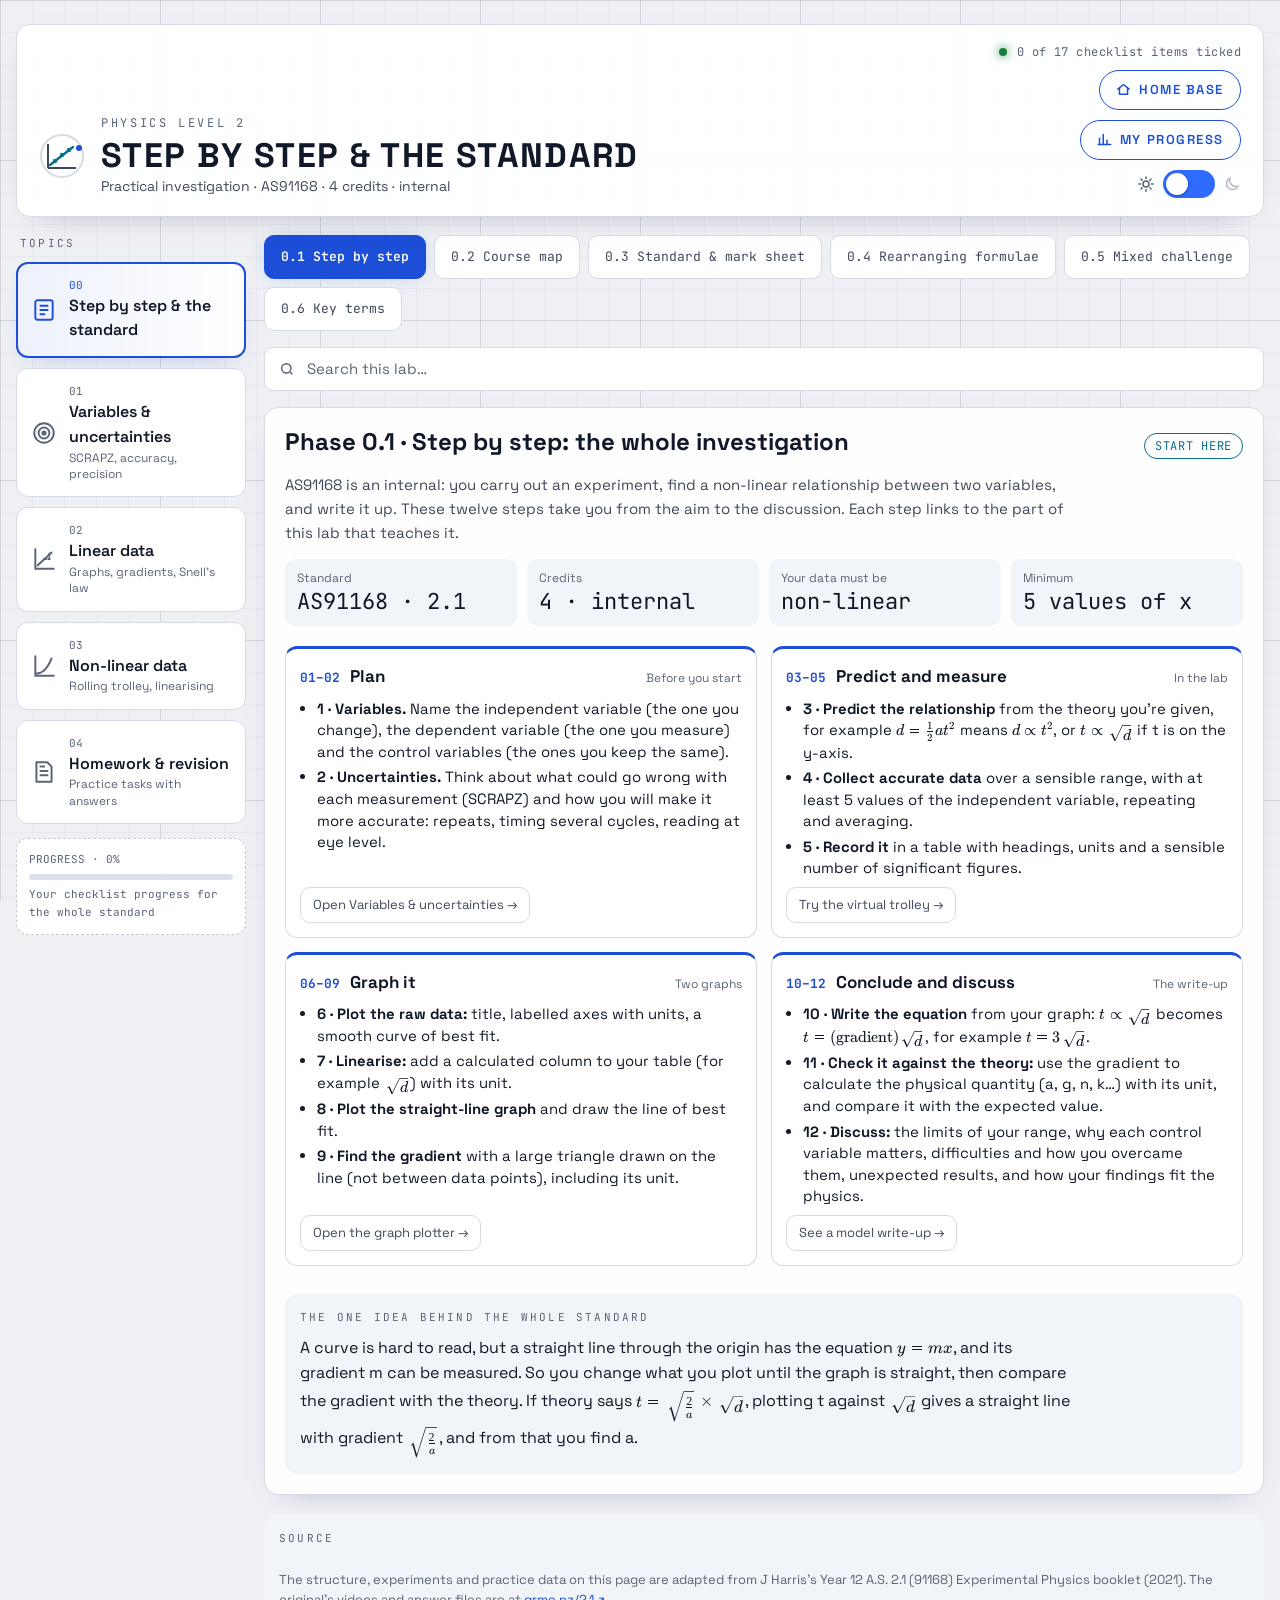
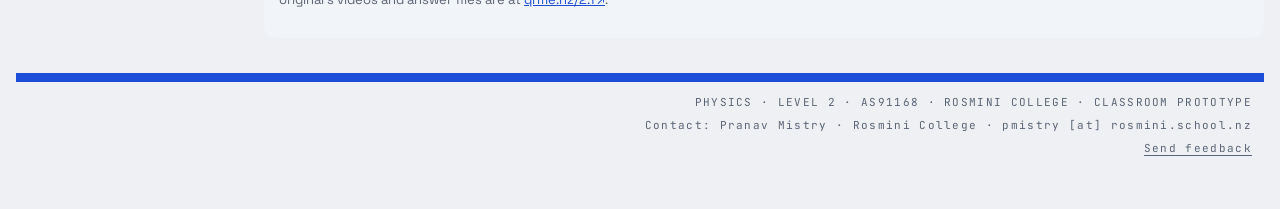
<file: y12/practical.html>
<!doctype html>
<html lang="en-NZ">
<head>
<!-- Google tag (gtag.js) -->
<script async src="https://www.googletagmanager.com/gtag/js?id=G-SY24GC7K0S"></script>
<script>
  window.dataLayer = window.dataLayer || [];
  function gtag(){dataLayer.push(arguments);}
  gtag('js', new Date());

  gtag('config', 'G-SY24GC7K0S');
</script>
<meta charset="utf-8">
<meta name="viewport" content="width=device-width,initial-scale=1,viewport-fit=cover">
<title>Physics | Level 2 Practical Investigation</title>
<link rel="preconnect" href="https://fonts.googleapis.com">
<link rel="preconnect" href="https://fonts.gstatic.com" crossorigin>
<link href="https://fonts.googleapis.com/css2?family=Space+Grotesk:wght@400;500;600;700&family=JetBrains+Mono:wght@400;600&display=swap" rel="stylesheet">
<script>
/* Light or dark: follow the browser's setting. A choice made with the slider lasts for this visit only
   (shared with the other Physics@Rosmini pages), so the next visit matches the browser again. */
(function(){var t=null;try{t=sessionStorage.getItem('physics-theme')}catch(e){}
if(t!=='light'&&t!=='dark'){t=(window.matchMedia&&matchMedia('(prefers-color-scheme: light)').matches)?'light':'dark'}
document.documentElement.setAttribute('data-theme',t)})();
</script>
<!-- Equations: one shared copy of KaTeX plus the shared renderer and styles (assets/) -->
<link rel="stylesheet" href="../assets/katex/katex.min.css">
<link rel="stylesheet" href="../assets/equations.css">
<script src="../assets/katex/katex.min.js"></script>
<script src="../assets/katex/auto-render.min.js"></script>
<script src="../assets/equations.js"></script>
<script defer src="../assets/progress.js"></script>
<style>
/* ============ TOKENS · Day ops (light) ============ */
:root, :root[data-theme="light"]{
  color-scheme: light;
  --bg:#eef0f4; --grid-major:rgba(15,23,42,.09); --grid-minor:rgba(15,23,42,.035);
  --panel:rgba(255,255,255,.94); --panel-solid:#ffffff; --field:#ffffff; --tile:#f1f4f8;
  --canvas:#f7f9fc; --canvas-grid:#e3e8f0; --axis:#8a94a6;
  --line:#d5dae3; --line-dash:#c3cad6; --track:#dde2ea;
  --ink:#111827; --ink-2:#3f4859; --muted:#5a6476;
  --accent:#1d4ed8; --accent-fill:#1d4ed8; --on-accent:#ffffff; --accent-soft:rgba(29,78,216,.08); --accent-glow:rgba(29,78,216,.35);
  --hot:#1d4ed8; --on-hot:#ffffff;
  --data:#0b6f8a; --vector:#c2410c; --vector-soft:rgba(194,65,12,.45); --third:#6d28d9; --pj-gravity:#db2777;
  --ok:#15803d; --ok-soft:rgba(21,128,61,.10); --bad:#c8102e; --bad-soft:rgba(200,16,46,.08);
  --tip-bg:#fff8ec; --tip-line:#d08a1e; --tip-ink:#8a4b00;
  --link:#1d4ed8; --shadow:0 10px 30px -24px rgba(15,23,42,.6);
  --mono:'JetBrains Mono', ui-monospace, Menlo, Consolas, monospace;
  --sans:'Space Grotesk', system-ui, -apple-system, 'Segoe UI', sans-serif;
}
/* ============ TOKENS · Night ops (dark) ============ */
:root[data-theme="dark"]{
  color-scheme: dark;
  --bg:#07090f; --grid-major:rgba(255,255,255,.055); --grid-minor:rgba(255,255,255,.022);
  --panel:rgba(13,20,38,.92); --panel-solid:#0d1426; --field:#0a1020; --tile:#111a2e;
  --canvas:#050913; --canvas-grid:#121b31; --axis:#3a4a6e;
  --line:#1e2a44; --line-dash:#2a3a5c; --track:#1e2a44;
  --ink:#e6edf7; --ink-2:#a9b7cf; --muted:#8b9bb8;
  --accent:#ff4d58; --accent-fill:#e5232f; --on-accent:#ffffff; --accent-soft:rgba(229,35,47,.12); --accent-glow:rgba(229,35,47,.55);
  --hot:#e5232f; --on-hot:#ffffff;
  --data:#5ee3ff; --vector:#ffb547; --vector-soft:rgba(255,181,71,.5); --third:#c4a5ff; --pj-gravity:#ff7eb3;
  --ok:#4ade80; --ok-soft:rgba(74,222,128,.10); --bad:#ff6b74; --bad-soft:rgba(255,107,116,.10);
  --tip-bg:rgba(255,181,71,.06); --tip-line:#ffb547; --tip-ink:#ffb547;
  --link:#5ee3ff; --shadow:0 12px 32px -22px rgba(0,0,0,.9);
}

/* ============ BASE ============ */
*{box-sizing:border-box}
html{-webkit-text-size-adjust:100%}
body{margin:0;min-height:100vh;color:var(--ink);font:400 16px/1.55 var(--sans);background-color:var(--bg);
  background-image:linear-gradient(var(--grid-major) 1px,transparent 1px),linear-gradient(90deg,var(--grid-major) 1px,transparent 1px),
  linear-gradient(var(--grid-minor) 1px,transparent 1px),linear-gradient(90deg,var(--grid-minor) 1px,transparent 1px);
  background-size:160px 160px,160px 160px,32px 32px,32px 32px;background-attachment:fixed}
a{color:var(--link)}
button,input,select{font:inherit;color:inherit}
:focus-visible{outline:2px solid var(--accent);outline-offset:2px}
.mono{font-family:var(--mono)}
.hidden{display:none!important}
.sr{position:absolute!important;width:1px;height:1px;overflow:hidden;clip:rect(0 0 0 0);white-space:nowrap}
sub,sup{font-size:.72em;line-height:0}
.shell{max-width:1280px;margin:0 auto;padding:24px max(16px,env(safe-area-inset-right)) 40px max(16px,env(safe-area-inset-left));display:flex;flex-direction:column;gap:18px}

/* ============ HEADER ============ */
.topbar{display:flex;flex-wrap:wrap;align-items:flex-end;justify-content:space-between;gap:16px;border:1px solid var(--line);border-radius:14px;background:var(--panel);padding:18px 22px;box-shadow:var(--shadow);backdrop-filter:blur(6px)}
.brand{display:flex;align-items:center;gap:16px;min-width:0}
.brand svg{flex:none}
.eyebrow{font-family:var(--mono);font-size:12px;letter-spacing:.22em;color:var(--muted);text-transform:uppercase}
.topbar h1{margin:4px 0 0;font-size:clamp(26px,4vw,34px);font-weight:700;letter-spacing:.04em;line-height:1.1}
.std{font-size:14px;color:var(--ink-2);margin-top:2px}
.status{display:flex;flex-direction:column;align-items:flex-end;gap:8px}
.status-line{display:flex;align-items:center;gap:10px;font-family:var(--mono);font-size:12px;color:var(--muted);letter-spacing:.04em}
.status-dot{width:8px;height:8px;border-radius:50%;background:var(--ok);box-shadow:0 0 10px var(--ok)}
.status-btns{display:flex;flex-direction:column;gap:10px;align-items:flex-end}
.theme-switch-wrap{display:flex;align-items:center;gap:8px;font-size:12px;color:var(--muted);white-space:nowrap}
.theme-switch{position:relative;display:inline-block;width:52px;height:28px;flex:0 0 auto}
.theme-switch input{opacity:0;width:0;height:0;position:absolute}
.theme-slider{position:absolute;inset:0;cursor:pointer;background:#343c58;border:1px solid #6b738d;border-radius:999px;transition:.2s}
.theme-slider:before{content:"";position:absolute;width:20px;height:20px;left:3px;top:3px;background:#fff;border-radius:50%;transition:.2s;box-shadow:0 1px 4px rgba(0,0,0,.35)}
.theme-switch input:checked + .theme-slider{background:#d6e2f2;border-color:#8a9bb1}
.theme-switch input:checked + .theme-slider:before{transform:translateX(24px);background:#1d2633}
.theme-switch input:focus-visible + .theme-slider{outline:2px solid var(--accent);outline-offset:2px}
.theme-label-dark,.theme-label-light{font-weight:700}
:root[data-theme="dark"] .theme-label-dark,:root[data-theme="light"] .theme-label-light{color:var(--ink)}
.pill{display:inline-flex;align-items:center;gap:8px;height:40px;padding:0 16px;border-radius:999px;border:1px solid var(--line);background:var(--panel-solid);color:var(--ink-2);font-size:13px;text-decoration:none;cursor:pointer}
.pill.home{border-color:var(--accent);color:var(--accent);font-weight:600;letter-spacing:.12em;background:transparent}
.pill.home:hover{background:var(--accent-soft)}
.pill:hover{border-color:var(--accent)}

/* ============ FRAME ============ */
.frame{display:flex;gap:18px;align-items:flex-start}
.rail{flex:0 0 230px;display:flex;flex-direction:column;gap:10px;position:sticky;top:16px}
.rail-label{font-family:var(--mono);font-size:11px;letter-spacing:.2em;color:var(--muted);padding:0 4px}
.mod{display:flex;align-items:center;gap:12px;width:100%;text-align:left;padding:14px;border-radius:12px;border:1px solid var(--line);background:var(--panel-solid);color:var(--ink);cursor:pointer;transition:border-color .15s,box-shadow .15s}
.mod:hover{border-color:var(--accent)}
.mod svg{flex:none;width:26px;height:26px;color:var(--muted)}
.mod .num{display:block;font-family:var(--mono);font-size:11px;color:var(--muted)}
.mod .name{display:block;font-weight:600}
.mod .sub{display:block;font-size:12px;color:var(--muted);line-height:1.35}
.mod[aria-current="page"]{border:2px solid var(--accent);padding:13px;background:linear-gradient(90deg,var(--accent-soft),transparent),var(--panel-solid);box-shadow:0 10px 24px -14px var(--accent-glow)}
.mod[aria-current="page"] svg,.mod[aria-current="page"] .num{color:var(--accent)}
.mod[aria-current="page"] .sub{color:var(--ink-2)}
.fuel{margin-top:4px;border:1px dashed var(--line-dash);border-radius:12px;padding:12px;font-family:var(--mono);font-size:11px;color:var(--muted);line-height:1.6;background:var(--panel)}
.bar{height:6px;border-radius:3px;background:var(--track);margin-top:6px;overflow:hidden;display:flex}
.bar span{display:block;height:6px;background:var(--accent-fill);transition:width .3s}
.bar span.g{background:var(--vector)}
.work{flex:1 1 auto;min-width:0;display:flex;flex-direction:column;gap:16px}

/* phase tabs */
.tabs{display:flex;flex-wrap:wrap;gap:8px}
.tab{min-height:44px;padding:0 16px;border-radius:10px;border:1px solid var(--line);background:var(--panel-solid);color:var(--ink-2);font-family:var(--mono);font-size:13px;cursor:pointer}
.tab:hover{border-color:var(--accent);color:var(--ink)}
.tab[aria-selected="true"]{border-color:var(--accent);background:var(--accent-fill);color:var(--on-accent);font-weight:600;box-shadow:0 0 22px -8px var(--accent-glow)}

/* search */
.search{position:relative}
.search label{display:flex;align-items:center;gap:10px;min-height:44px;padding:0 14px;border-radius:10px;border:1px solid var(--line);background:var(--field);color:var(--muted)}
.search input{flex:1;border:0;background:transparent;color:var(--ink);font-size:15px;outline:none;min-width:0}
.search input::placeholder{color:var(--muted)}
.results{position:absolute;z-index:20;left:0;right:0;top:calc(100% + 6px);border:1px solid var(--line);border-radius:12px;background:var(--panel-solid);box-shadow:0 18px 40px -18px rgba(0,0,0,.5);max-height:min(60vh,420px);overflow:auto;padding:6px}
.results button{display:block;width:100%;text-align:left;border:0;background:transparent;padding:10px 12px;border-radius:8px;cursor:pointer;color:var(--ink)}
.results button:hover,.results button:focus-visible{background:var(--accent-soft)}
.results .r-ref{font-family:var(--mono);font-size:11px;color:var(--accent);letter-spacing:.08em}
.results .r-snip{display:block;font-size:13px;color:var(--muted)}
.results mark{background:var(--accent-soft);color:var(--ink);border-radius:3px;padding:0 2px}
.results .none{padding:12px;color:var(--muted);font-size:14px}

/* ============ PANELS ============ */
.pane{border:1px solid var(--line);border-radius:14px;background:var(--panel);padding:20px;display:flex;flex-direction:column;gap:14px;box-shadow:var(--shadow)}
.pane-head{display:flex;flex-wrap:wrap;justify-content:space-between;align-items:baseline;gap:8px}
.pane h2{margin:0;font-size:24px;line-height:1.2}
.pane h3{margin:6px 0 0;font-size:17px}
.pane p{margin:0;max-width:78ch}
.lede{color:var(--ink-2);font-size:15px;line-height:1.6}
.badge{font-family:var(--mono);font-size:12px;color:var(--vector);border:1px solid var(--vector);border-radius:999px;padding:3px 10px;letter-spacing:.06em;white-space:nowrap}
.badge.teal{color:var(--data);border-color:var(--data)}
.badge.red{color:var(--accent);border-color:var(--accent)}
.label{font-family:var(--mono);font-size:11px;letter-spacing:.2em;color:var(--muted);text-transform:uppercase}
.small{font-size:13px;color:var(--muted)}
ul.clean{margin:0;padding-left:1.2em;display:grid;gap:6px}
.grid2{display:grid;grid-template-columns:repeat(auto-fit,minmax(260px,1fr));gap:14px}
.grid2x{display:grid;grid-template-columns:repeat(2,minmax(0,1fr));gap:14px}
@media (max-width:640px){.grid2x{grid-template-columns:minmax(0,1fr)}}
.grid3{display:grid;grid-template-columns:repeat(auto-fit,minmax(200px,1fr));gap:12px}
.card{border:1px solid var(--line);border-radius:12px;padding:14px;display:flex;flex-direction:column;gap:10px;background:var(--panel-solid);min-width:0}
.card.tint{background:var(--tile);border-color:transparent}

.pj-formula-grid .pj-math{font-size:1.12em;min-height:48px;display:flex;align-items:center;justify-content:center;overflow-x:auto}
#pjWorkedValues{display:flex;flex-direction:column;gap:8px}
#pjWorkedValues p{margin:0}
/* equations */
.eq{font-family:var(--mono);background:var(--tile);border-radius:6px;padding:4px 9px;font-size:.92em;white-space:nowrap;display:inline-block;max-width:100%;overflow-x:auto;vertical-align:middle;color:var(--ink)}
.eq-block{display:block;font-family:var(--mono);background:var(--tile);border-left:3px solid var(--data);border-radius:6px;padding:8px 12px;font-size:.95em;overflow-x:auto;white-space:normal;margin:0}
var{font-style:italic}

/* sims */
.screen{position:relative;border:1px solid var(--line);border-radius:12px;background:var(--canvas);overflow:hidden}
.screen canvas{display:block;width:100%;height:auto;touch-action:pan-y}
.screen .hud{position:absolute;top:12px;left:14px;font-family:var(--mono);font-size:11px;color:var(--muted);letter-spacing:.14em;pointer-events:none}
.screen .hud-r{left:auto;right:14px}
.pj-gravity-math{position:absolute;display:none;pointer-events:none;z-index:3;color:var(--pj-gravity);font-size:14px;font-weight:600;white-space:nowrap;text-shadow:0 1px 2px var(--canvas);line-height:1.3}
.pj-gravity-math mjx-container{margin:0!important;color:inherit!important}
.ctrl{display:flex;flex-direction:column;gap:6px;font-size:14px}
.ctrl .row{display:flex;justify-content:space-between;gap:8px}
.ctrl output{font-family:var(--mono);color:var(--accent);white-space:nowrap}
input[type=range]{width:100%;accent-color:var(--accent);height:24px}
.btns{display:flex;gap:8px;flex-wrap:wrap}
.btn{flex:1 1 auto;min-height:44px;padding:0 16px;border-radius:10px;border:1px solid var(--line);background:var(--panel-solid);color:var(--ink-2);cursor:pointer;font-size:14px}
.btn:hover{border-color:var(--accent);color:var(--ink)}
.btn.go{border:0;background:var(--hot);color:var(--on-hot);font-weight:700;letter-spacing:.1em;box-shadow:0 10px 24px -14px var(--hot)}
.btn.go:hover{filter:brightness(1.07)}
.btn.sm{flex:0 0 auto;min-height:36px;font-size:13px;padding:0 12px}
.seg{display:flex;flex-wrap:wrap;gap:6px}
.seg button{min-height:36px;padding:0 12px;border-radius:8px;border:1px solid var(--line);background:var(--panel-solid);color:var(--ink-2);cursor:pointer;font-size:13px}
.seg button[aria-pressed="true"]{border-color:var(--accent);color:var(--accent);background:var(--accent-soft);font-weight:600}
.telemetry{display:grid;grid-template-columns:repeat(auto-fit,minmax(150px,1fr));gap:10px}
.tm{background:var(--tile);border-radius:10px;padding:10px 12px;min-width:0}
.tm span{display:block;font-size:12px;color:var(--muted)}
.tm span span{display:inline;font-size:inherit} /* maths inside a reading label: stays on one line and keeps KaTeX's own sizes for subscripts and fractions */
.tm b{display:block;font-family:var(--mono);font-weight:400;font-size:clamp(17px,2vw,22px);line-height:1.3;color:var(--ink);overflow-wrap:anywhere}
.tm.hl b{color:var(--data)}
.note{font-size:14px;color:var(--ink-2);line-height:1.55}
.predict{display:flex;flex-wrap:wrap;gap:8px;align-items:center;font-size:14px;border:1px dashed var(--line-dash);border-radius:10px;padding:10px 12px}
.predict input{width:110px;min-height:38px;border-radius:8px;border:1px solid var(--line);background:var(--field);padding:0 10px;font-family:var(--mono)}
.verdict{font-size:14px;border-radius:8px;padding:8px 12px}
.verdict.ok{background:var(--ok-soft);color:var(--ok)}
.verdict.bad{background:var(--bad-soft);color:var(--bad)}
.verdict.info{background:var(--tile);color:var(--ink-2)}

/* foundations */
.steps{display:flex;flex-direction:column;gap:10px}
details.step{border:1px solid var(--line);border-radius:12px;background:var(--panel-solid)}
details.step>summary{cursor:pointer;list-style:none;padding:14px 16px;font-weight:600;display:flex;gap:12px;align-items:baseline}
details.step>summary::-webkit-details-marker{display:none}
details.step>summary::before{content:"+";font-family:var(--mono);color:var(--accent);width:1ch}
/* Compact nested extension: lighter border, smaller corners and reduced inset. */
#pjDiscusDirectExtension{border:1px solid var(--line);border-radius:9px;box-shadow:none;background:var(--panel-solid);margin:14px 12px 16px !important;max-width:calc(100% - 24px);box-sizing:border-box;}
#pjDiscusDirectExtension>summary{padding:9px 12px;gap:9px;font-size:14px;align-items:center;}
#pjDiscusDirectExtension>.step-body{padding:0 12px 12px 24px;}
details.step[open]>summary::before{content:"−"}
details.step>summary .ref{font-family:var(--mono);font-size:12px;color:var(--muted);font-weight:400}
.step-body{padding:0 16px 16px 40px;display:flex;flex-direction:column;gap:10px}
.mini{border:1px solid var(--line);border-radius:10px;background:var(--canvas);overflow:hidden}
.mini canvas{display:block;width:100%;height:auto}

/* tables */
.tbl-wrap{overflow-x:auto;border:1px solid var(--line);border-radius:10px}
table{border-collapse:collapse;width:100%;font-size:14px;min-width:520px}
th,td{padding:9px 12px;border-bottom:1px solid var(--line);text-align:left;vertical-align:top}
th{font-family:var(--mono);font-size:11px;letter-spacing:.12em;text-transform:uppercase;color:var(--muted);font-weight:600;background:var(--tile)}
tr:last-child td{border-bottom:0}

/* method strip */
.method{display:grid;grid-template-columns:repeat(auto-fit,minmax(160px,1fr));gap:10px;counter-reset:m}
.method div{border:1px solid var(--line);border-radius:10px;padding:12px;background:var(--panel-solid);font-size:14px;counter-increment:m}
.method div::before{content:counter(m,decimal-leading-zero);display:block;font-family:var(--mono);font-size:11px;color:var(--accent);letter-spacing:.1em}
.method b{display:block;margin-bottom:2px}

/* problems */
.q{border:1px solid var(--line);border-radius:12px;background:var(--panel-solid);overflow:hidden}
.q-head{display:flex;justify-content:space-between;flex-wrap:wrap;gap:8px;padding:10px 16px;background:var(--tile);font-family:var(--mono);font-size:12px;letter-spacing:.12em;color:var(--ink-2)}
.q-head b{color:var(--accent);font-weight:600}
.q-body{padding:14px 16px;display:flex;flex-direction:column;gap:10px}
.lvl{font-family:var(--mono);font-size:10.5px;letter-spacing:.08em;border-radius:999px;padding:1px 8px;margin-left:6px;border:1px solid var(--line);color:var(--muted);white-space:nowrap}
.lvl.A{color:var(--data);border-color:var(--data)}
.lvl.M{color:var(--vector);border-color:var(--vector)}
.lvl.E{color:var(--accent);border-color:var(--accent)}
details.ans{border-top:1px dashed var(--line-dash);padding-top:10px}
details.ans summary{cursor:pointer;color:var(--accent);font-weight:600;font-size:14px}
details.ans[open] summary{margin-bottom:8px}
.ans-body{display:flex;flex-direction:column;gap:8px;font-size:15px}

/* quizzes */
.quiz{display:flex;flex-direction:column;gap:12px}
.q-top{display:flex;justify-content:space-between;align-items:center;gap:10px;flex-wrap:wrap;font-family:var(--mono);font-size:13px;color:var(--ink-2)}
.qq{border:1px solid var(--line);border-radius:12px;padding:14px;background:var(--panel-solid);display:flex;flex-direction:column;gap:10px}
.qq .tag{font-family:var(--mono);font-size:11px;color:var(--muted);letter-spacing:.12em}
.opts{display:grid;gap:8px}
.opts button{text-align:left;min-height:44px;padding:8px 12px;border-radius:10px;border:1px solid var(--line);background:var(--field);color:var(--ink);cursor:pointer;font-size:15px}
.opts button:hover:not(:disabled){border-color:var(--accent)}
.opts button:disabled{cursor:default}
.opts button.right{border-color:var(--ok);background:var(--ok-soft)}
.opts button.wrong{border-color:var(--bad);background:var(--bad-soft)}
.explain{font-size:14px;color:var(--ink-2);border-left:3px solid var(--data);padding:4px 0 4px 10px}

/* bottom cards */
.under{display:grid;grid-template-columns:repeat(auto-fit,minmax(240px,1fr));gap:14px;width:100%;min-width:0;margin-top:4px;border-top:1px solid var(--line);padding-top:16px;box-sizing:border-box}
.pane > .under > *{min-width:0;box-sizing:border-box}
.checklist{border:1px solid var(--line);border-radius:14px;background:var(--panel);padding:18px;display:flex;flex-direction:column;gap:10px}
.checklist h3{margin:0;font-size:18px;display:flex;gap:8px;align-items:center}
.checklist h3 svg{color:var(--ok)}
.checklist label{display:flex;gap:10px;align-items:flex-start;font-size:15px;cursor:pointer}
.checklist input{width:20px;height:20px;margin:2px 0 0;accent-color:var(--ok);flex:none}
.tip{border:1px solid var(--tip-line);border-radius:14px;background:var(--tip-bg);padding:18px;display:flex;flex-direction:column;gap:10px}
.tip .tip-h{font-family:var(--mono);font-size:13px;letter-spacing:.18em;color:var(--tip-ink);font-weight:600}
.tip p{margin:0;font-size:15px;line-height:1.6}
.tip button{align-self:flex-start;border:0;background:none;padding:0;color:var(--link);text-decoration:underline;font-weight:600;cursor:pointer;font-size:15px}

/* course map */
.ratings{display:flex;flex-direction:column;gap:14px}
.rgroup{border:1px solid var(--line);border-radius:12px;background:var(--panel-solid);overflow:hidden}
.rgroup h3{margin:0;padding:10px 14px;background:var(--tile);font-size:15px;display:flex;align-items:center;gap:10px}
.rgroup h3 .num{font-family:var(--mono);font-size:12px;color:var(--accent)}
.ritem{display:grid;grid-template-columns:minmax(0,1fr) auto auto;gap:10px;align-items:center;padding:10px 14px;border-top:1px solid var(--line)}
.ritem p{margin:0;font-size:15px}
.ritem small{display:block;color:var(--muted);font-size:12px;font-family:var(--mono)}
.rate{display:flex;gap:4px}
.rate button{min-height:34px;padding:0 10px;border-radius:8px;border:1px solid var(--line);background:var(--field);color:var(--muted);font-size:12px;cursor:pointer;white-space:nowrap}
.rate button[aria-pressed="true"].r0{border-color:var(--bad);color:var(--bad);background:var(--bad-soft)}
.rate button[aria-pressed="true"].r1{border-color:var(--vector);color:var(--vector);background:rgba(200,120,20,.08)}
.rate button[aria-pressed="true"].r2{border-color:var(--ok);color:var(--ok);background:var(--ok-soft)}
.gobtn{min-height:34px;padding:0 12px;border-radius:8px;border:1px solid var(--accent);color:var(--accent);background:transparent;cursor:pointer;font-family:var(--mono);font-size:12px}
.sum-grid{display:grid;grid-template-columns:repeat(auto-fit,minmax(min(100%,330px),1fr));gap:14px;margin:6px 0 14px}
.sum-card{gap:8px;border-top:3px solid var(--accent)}
.sum-head{display:flex;align-items:baseline;gap:10px;flex-wrap:wrap}
.sum-head .num{font-family:var(--mono);font-size:.8rem;color:var(--accent);font-weight:700}
.sum-head h3{margin:0;flex:1;min-width:0}
.sum-ch{font-size:.75rem;color:var(--muted);white-space:nowrap}
.sum-card ul{margin:0;padding-left:1.15em;display:flex;flex-direction:column;gap:4px;font-size:.93rem;line-height:1.45}
.sum-eqs{display:flex;flex-wrap:wrap;gap:6px 18px;padding:9px 12px;border-radius:9px;background:var(--tile)}
.sum-eqs .katex{font-size:1.06em}
.sum-trap{margin:0;font-size:.88rem;color:var(--muted)}.sum-trap b{color:var(--accent)}
.sum-card .btn{align-self:flex-start;margin-top:auto}
.route{display:grid;grid-template-columns:repeat(auto-fit,minmax(150px,1fr));gap:10px}
.route button{text-align:left;border:1px solid var(--line);border-radius:10px;background:var(--panel-solid);padding:12px;cursor:pointer;color:var(--ink);display:flex;flex-direction:column;gap:2px}
.route button:hover{border-color:var(--accent)}
.route .num{font-family:var(--mono);font-size:11px;color:var(--accent)}
.route .sub{font-size:12px;color:var(--muted)}
.do-dont{display:grid;grid-template-columns:repeat(auto-fit,minmax(260px,1fr));gap:12px}
.do-dont .card h3{margin:0;font-size:15px}
.do{border-left:3px solid var(--ok)}
.dont{border-left:3px solid var(--bad)}
.picker{display:flex;flex-wrap:wrap;gap:8px}
.picker label{display:inline-flex;gap:6px;align-items:center;border:1px solid var(--line);border-radius:8px;padding:6px 10px;font-family:var(--mono);font-size:13px;background:var(--field);cursor:pointer}
.picker input{accent-color:var(--accent)}

/* data tables in practicals */
table.data{min-width:0;font-family:var(--mono);font-size:13px}
table.data td,table.data th{padding:6px 10px;text-align:right}
table.data th{font-size:11px;text-transform:none;letter-spacing:.02em}
table.data input{width:18px;height:18px;accent-color:var(--accent)}
.stopwatch{display:flex;align-items:baseline;gap:12px;font-family:var(--mono)}
.stopwatch span{font-size:34px;color:var(--ink)}
.stopwatch small{color:var(--muted);font-size:14px}
/* rearranging formulae */
.mx{font-family:"Cambria Math","STIX Two Math","Latin Modern Math","Times New Roman",serif;font-size:1.12em;line-height:1.9}
.mx var{font-style:italic}
.mx sub{font-size:.7em;font-style:normal}
.mx .eqs{margin:0 .25em}
.frac{display:inline-flex;flex-direction:column;vertical-align:middle;text-align:center;margin:0 .15em;line-height:1.25}
.frac>span:first-child{border-bottom:1.5px solid currentColor;padding:0 .25em .05em}
.frac>span:last-child{padding:.05em .25em 0}
.sqrt{white-space:nowrap;display:inline-flex;align-items:stretch;vertical-align:-.28em;margin:0 .13em;font-family:"Cambria Math","STIX Two Math",serif;line-height:1.25}.sqrt .rad{display:inline-flex;align-items:stretch;flex:none;width:.73em;height:1.55em;margin:0 -1px 0 0;color:inherit}.sqrt .rad svg{display:block;width:100%;height:100%;overflow:visible}.sqrt .rbody{display:inline-flex;align-items:center;border-top:1.6px solid currentColor;padding:.14em .16em 0 .1em;line-height:1.25;min-height:1.55em}
.rr-wrap{display:grid;grid-template-columns:240px minmax(0,1fr);gap:16px;align-items:start}
.rr-side{display:flex;flex-direction:column;gap:8px;position:sticky;top:12px}
.rr-list{display:flex;flex-direction:column;gap:4px;max-height:60vh;overflow:auto;padding-right:4px}
.rr-item{display:flex;gap:8px;align-items:center;text-align:left;border:1px solid var(--line);border-radius:8px;background:var(--panel-solid);color:var(--ink);padding:7px 10px;cursor:pointer;font-size:14px}
.rr-item:hover{border-color:var(--accent)}
.rr-item.on{border-color:var(--accent);background:var(--accent-soft);font-weight:600}
.rr-tick{width:1.1em;color:var(--ok);font-weight:700;flex:none}
.rr-main{display:flex;flex-direction:column;gap:14px;min-width:0}
.rr-head{display:flex;justify-content:space-between;gap:8px}
.rr-formula{font-size:clamp(22px,3.2vw,30px);text-align:center;padding:14px 8px;background:var(--tile);border-radius:10px;overflow-x:auto}
.rr-answer{display:flex;align-items:center;gap:10px;font-size:20px}
.rr-answer .field{flex:1;font-size:17px;min-height:46px}
.rr-lhs{white-space:nowrap}
.rr-preview{min-height:48px;padding:6px 12px;border:1px dashed var(--line-dash);border-radius:8px;font-size:20px;overflow-x:auto}
.rr-err{color:var(--bad);font-family:var(--sans);font-size:14px}
.rr-keys{display:grid;grid-template-columns:repeat(auto-fill,minmax(54px,1fr));gap:6px}
.rr-key{min-height:42px;border-radius:8px;border:1px solid var(--line);background:var(--field);color:var(--ink);cursor:pointer;font-size:16px}
.rr-key:hover{border-color:var(--accent)}
.rr-key.var{background:var(--accent-soft);border-color:var(--accent)}
.rr-key.fn{color:var(--muted);font-size:13px}
.rr-other{display:flex;align-items:center;gap:8px;flex-wrap:wrap}
.explain .mx{font-size:1.05em}
@media (max-width:820px){.rr-wrap{grid-template-columns:minmax(0,1fr)}.rr-side{position:static}.rr-list{flex-direction:row;flex-wrap:wrap;max-height:none}.rr-item{font-size:12px;padding:6px 8px}}

/* Vertical-motion energy equations: use the same mathematical typography as the formula-rearranging lab. */
.vm-energy-math{display:flex;align-items:center;justify-content:center;gap:12px 28px;flex-wrap:wrap;padding:12px 14px;border:1px solid var(--line);border-radius:10px;background:var(--panel-solid);font-size:clamp(19px,2.5vw,25px);overflow-x:auto}
.vm-energy-math>span{white-space:nowrap}
.vm-energy-math .frac{font-size:.92em}
.vm-energy-math .sqrt .rad{height:auto}
@media(max-width:640px){.vm-energy-math{justify-content:flex-start}}

/* vertical motion */
.vm-formula{gap:6px}
.vm-eqs{display:flex;flex-direction:column;gap:2px;font-size:clamp(15px,1.8vw,19px);overflow-x:auto}
.vm-eqs:empty{display:none}
.vm-ebar{display:flex;height:12px;border-radius:6px;overflow:hidden;background:var(--track);margin-top:4px}
.vm-ebar span{display:block;height:12px;transition:width .1s}
#vmBarP{background:var(--data)}#vmBarK{background:var(--vector)}#vmBarL{background:var(--muted)}
.vm-tick{display:flex;gap:8px;align-items:center;font-size:14px;cursor:pointer}
.vm-tick input{width:18px;height:18px;accent-color:var(--accent)}
/* graph match */
.gm-given{border:1px solid var(--line);border-radius:10px;background:var(--canvas);overflow:hidden;max-width:620px}
.gm-given canvas,.gm-opts canvas{display:block;width:100%;height:auto}
.gm-opts{display:grid;grid-template-columns:repeat(auto-fit,minmax(200px,1fr));gap:10px}
.gm-opts button{border:2px solid var(--line);border-radius:10px;background:var(--canvas);padding:0;cursor:pointer;overflow:hidden;position:relative;text-align:left}
.gm-opts button:hover:not(:disabled){border-color:var(--accent)}
.gm-opts button.right{border-color:var(--ok)}
.gm-opts button.wrong{border-color:var(--bad)}
.gm-opts .gm-l{position:absolute;top:6px;right:10px;font-family:var(--mono);font-size:12px;color:var(--muted)}
/* toolkit */
.sorter{display:grid;grid-template-columns:repeat(auto-fill,minmax(230px,1fr));gap:10px}
.sv-item{border:1px solid var(--line);border-radius:10px;background:var(--panel-solid);padding:10px 12px;display:flex;flex-direction:column;gap:8px}
.sv-item>b{font-size:16px;text-transform:capitalize}
.sv-btns{display:flex;gap:6px}
.sv-btns button{flex:1;min-height:36px;border-radius:8px;border:1px solid var(--line);background:var(--field);color:var(--ink);cursor:pointer;font-size:13px}
.sv-btns button:hover:not(:disabled){border-color:var(--accent)}
.sv-btns button.right{border-color:var(--ok);background:var(--ok-soft);color:var(--ok);font-weight:600}
.sv-btns button.wrong{border-color:var(--bad);background:var(--bad-soft);color:var(--bad)}
.sv-fb{margin:0;font-size:13px;color:var(--ink-2)}
.pt-ruler{display:grid;grid-template-columns:repeat(19,1fr);gap:3px;margin:4px 0 2px}
.pt-ruler span{height:30px;border-radius:4px;background:var(--tile);font-family:var(--mono);font-size:10px;color:var(--muted);display:flex;align-items:flex-end;justify-content:center;padding-bottom:3px;white-space:nowrap;overflow:visible}
.pt-ruler span.on{background:var(--accent-fill);color:var(--on-accent);font-weight:600}
.field{min-height:40px;border-radius:8px;border:1px solid var(--line);background:var(--field);color:var(--ink);padding:0 10px;font-size:15px;width:100%}
.px-q{font-family:var(--mono);font-size:clamp(17px,2.4vw,22px);margin:4px 0;color:var(--ink)}
.px-ans{display:flex;align-items:center;gap:8px;flex-wrap:wrap}
.px-ans .field{width:130px}
.px-ans .px-exp{width:80px;align-self:flex-start;margin-top:-10px}
footer.foot{border-top:9px solid var(--accent);margin-top:17px;padding:12px;text-align:right;font-family:var(--mono);font-size:11px;letter-spacing:.12em;color:var(--muted)}
footer.foot span{display:inline-block;margin-top:6px}
footer.foot a{color:var(--link);text-decoration:none;border-bottom:1px solid currentColor}

.pj-toggles button{flex:1 1 180px;white-space:normal;line-height:1.35;padding:9px 12px;text-align:center}

/* ============ RESPONSIVE ============ */
@media (max-width:900px){
  .frame{flex-direction:column;align-items:stretch}
  .rail{position:static;flex:none;flex-direction:row;overflow-x:auto;gap:8px;padding-bottom:4px;scroll-snap-type:x proximity}
  .rail-label{display:none}
  .mod{flex:0 0 auto;width:auto;padding:10px 12px;scroll-snap-align:start}
  .mod[aria-current="page"]{padding:9px 11px}
  .mod .sub{display:none}
  .fuel{flex:0 0 170px;margin:0}
}
@media (max-width:640px){
  .topbar{padding:16px}
  .status{align-items:flex-start}
  .status-btns{align-items:flex-start}
  .brand svg{width:38px;height:38px}
  .pane{padding:16px}
  .pane h2{font-size:21px}
  .step-body{padding-left:16px}
  .ritem{grid-template-columns:1fr;gap:8px}
  .tab{padding:0 12px;font-size:12px}
  .telemetry{grid-template-columns:repeat(2,minmax(0,1fr))}
  .sorter{grid-template-columns:repeat(2,minmax(0,1fr));gap:8px}
  .sv-item{padding:8px}
  .sv-btns{flex-direction:column}
  .tm b{font-size:16px}
}
@media print{
  body{background:#fff}
  .rail,.tabs,.search,.status-btns,.under{display:none}
}


/* Consistent equation presentation in vertical and projectile motion */
.motion-equations{gap:12px}
.motion-equations .formula-tag{font:600 10px/1.5 var(--mono);letter-spacing:.07em;color:var(--data)}
.motion-equations .formula-tag.derived{color:var(--vector)}
.motion-equations .pj-math{min-height:46px;display:flex;align-items:center;justify-content:center;font-size:1.09em;overflow-x:auto}
.motion-equations .card.tint{gap:6px}
.motion-equations mjx-container[display="true"]{margin:.35em 0!important}
.vm-formula .vm-eqs{gap:8px}
.vm-formula .vm-eqs>div{padding:10px 12px;border:1px solid var(--line);border-radius:8px;background:var(--panel-solid);overflow-x:auto}

/* Native MathJax formula styling; the original markup remains visible if the CDN is unavailable. */
.eq mjx-container,.eq-block mjx-container{font-size:1.02em!important;vertical-align:middle}
.vm-energy-math mjx-container{max-width:100%}
.vm-energy-math .mathjax-energy{white-space:normal}
.vm-eqs mjx-container{font-size:1.04em!important}

/* Phase 1.5 worked example: one typography and spacing system for both columns. */
.pj-decomposition-table{width:100%;table-layout:fixed;border-collapse:collapse}
.pj-decomposition-table th{font:600 12px/1.45 var(--sans);letter-spacing:0;text-transform:none;text-align:center;padding:11px 10px;background:var(--tile);color:var(--ink)}
.pj-decomposition-table td{padding:10px 12px;vertical-align:middle;text-align:center;background:var(--panel-solid)}
.pj-decomposition-table th+th,.pj-decomposition-table td+td{border-left:1px solid var(--line)}
.pj-decomposition-table .pj-row-label{display:block;color:var(--muted);font:500 11px/1.4 var(--sans);margin-bottom:3px}
.pj-decomposition-table .pj-math{min-height:36px;display:flex;justify-content:center;align-items:center;font-size:1em;overflow-x:auto}
.pj-decomposition-table mjx-container[display="true"]{margin:.2em 0!important}
.pj-decomposition-table .pj-answer-row td{background:var(--tile);color:var(--ink)}
.pj-decomposition-table .pj-answer-row .pj-math{font-weight:600}
.pj-step2-table .pj-math{min-height:30px}
.pj-step2-note{display:block;font-size:12px;color:var(--muted);line-height:1.4;margin-top:2px}
.pj-slider-example{margin-top:10px}
@media(max-width:540px){.pj-decomposition-table td{padding:8px 3px}.pj-decomposition-table .pj-math{font-size:.88em}}
.pj-final-answers{display:grid;grid-template-columns:repeat(2,minmax(0,1fr));gap:12px;margin:14px 0 7px}
.pj-final-answer{border:2px solid var(--accent);border-radius:12px;padding:12px 14px;background:var(--accent-soft);text-align:center}
.pj-final-answer .label{display:block;color:var(--ink);font-weight:700;letter-spacing:.04em}
.pj-final-answer .pj-math{font-weight:700;font-size:1.12em}
.diagram-math{position:absolute;transform:translateX(-50%);background:var(--panel-solid,#fff);padding:0 4px;line-height:1;color:currentColor;display:inline-flex;align-items:center;justify-content:center;white-space:nowrap}
.diagram-math.mjx-bordered{padding:1px 8px;border:1px solid var(--line,#cbd5e1);border-radius:6px}
.diagram-math .mjx-container{margin:0 !important;display:inline-block !important;overflow:visible !important}
@media(max-width:520px){.pj-final-answers{grid-template-columns:1fr}}

/* Static pre-rendered maths: no runtime MathJax dependency. */
.static-math-inline{display:inline-flex;align-items:baseline;vertical-align:-0.12em;max-width:100%}
.static-math-display{display:flex;justify-content:center;align-items:center;width:100%;max-width:100%;overflow:visible}
.static-math mjx-container{margin:0!important;max-width:100%;overflow:visible!important}
.static-math mjx-container[jax="SVG"]>svg{max-width:100%;height:auto}

/* ============ KEY TERMS + MY PROGRESS ============ */
.kt-filter{width:100%;max-width:440px;padding:10px 13px;border-radius:10px;border:1px solid var(--line);background:var(--tile);color:var(--ink);font:inherit;margin:4px 0 6px}
.kt-group{margin:18px 0 6px}.kt-group>h3{margin:0 0 10px}
.kt-grid{display:grid;grid-template-columns:repeat(auto-fill,minmax(250px,1fr));gap:10px;margin-bottom:10px}
.kt-term h4{margin:0 0 6px;font-size:1rem;color:var(--accent)}.kt-term p{margin:0;font-size:.95rem;line-height:1.5}
.kt-term[hidden],.kt-group[hidden]{display:none}
.sum-tools{display:flex;flex-wrap:wrap;align-items:center;gap:8px}
.rt-box{display:flex;flex-direction:column;gap:8px}.rt-box>p{margin:0}.rt-box>h3{margin:10px 0 0}
.write{display:block;width:100%;box-sizing:border-box;padding:9px 11px;border-radius:8px;border:1px solid var(--line);background:var(--field);color:var(--ink);font:inherit;font-size:14px;line-height:1.45;resize:vertical}
.report{white-space:pre-wrap;font:13px/1.5 var(--mono);background:var(--field);border:1px solid var(--line);border-radius:10px;padding:12px 14px;margin:0;max-height:320px;overflow:auto;color:var(--ink)}
.code{font:12.5px/1.4 var(--mono);word-break:break-all}
.share{display:grid;grid-template-columns:repeat(auto-fit,minmax(min(100%,220px),1fr));gap:10px}
.share label{display:grid;gap:4px;font-size:13px;font-weight:600}
.share input{min-height:42px;padding:8px 10px;border-radius:8px;border:1px solid var(--line);background:var(--field);color:var(--ink);font:inherit;font-weight:400;min-width:0}
a.btn{display:inline-flex;align-items:center;justify-content:center;text-decoration:none;box-sizing:border-box}
a.btn.off{opacity:.5}
/* ============ EQUATIONS · one system (KaTeX) ============ */
.eq,.eq-block{font-family:var(--sans)}
.eq .katex,.eq-block .katex{font-size:1.04em}
.pj-math,.vm-energy-math,.rr-formula{overflow-x:auto;overflow-y:hidden;scrollbar-width:thin}
.pj-math .katex-display{overflow:visible;padding:0}
.pj-ode{display:grid;grid-template-columns:repeat(auto-fit,minmax(170px,1fr));gap:4px 16px}
.pj-math .katex-display,.vm-energy-math .katex-display{margin:.2em 0}

/* phones: keep the topic rail vertical, stack this topic's tabs beside it, content full width below */
@media (max-width:700px){
 .frame{display:grid!important;grid-template-columns:92px minmax(0,1fr)!important;gap:10px!important;align-items:start}
 .frame>.rail{grid-column:1;grid-row:1;display:flex!important;flex-direction:column!important;gap:6px!important;grid-template-columns:none!important;width:auto!important;overflow:visible!important}
 .frame>.rail button{width:100%!important;grid-column:auto!important}
 .frame>.rail button{flex:0 0 auto!important;min-height:60px;padding:8px 4px!important;font-size:10px!important;border-radius:6px!important}
 .frame>.rail .fill{display:none}
 .frame>main.work{display:contents}
 .frame>main.work>*{grid-column:1/-1;min-width:0}
 .frame>main.work>.tabs{grid-column:2;grid-row:1;display:flex!important;flex-direction:column!important;flex-wrap:nowrap!important;overflow:visible!important;gap:6px!important;margin:0!important;padding:0!important}
 .frame>main.work>.tabs button{flex:0 0 auto!important;width:100%;min-width:0!important;min-height:38px!important;white-space:normal!important;text-align:left;padding:8px 12px!important;font-size:11.5px!important;border-radius:0 14px 14px 0!important;line-height:1.25}
}

/* use the full width of the screen on computers */
.shell{max-width:none!important;width:auto}
</style>
<style id="theme-switch-style">
/* sun / moon theme switch (same on every page) */
.theme-switch-wrap{display:inline-flex!important;align-items:center!important;justify-content:center!important;gap:8px!important}
.theme-switch-wrap .theme-ico{display:inline-flex;color:inherit;opacity:.45;transition:opacity .2s}
.theme-switch-wrap:not(:has(input:checked)) .theme-ico-moon,.theme-switch-wrap:has(input:checked) .theme-ico-sun{opacity:1}
.theme-switch-wrap .theme-switch{position:relative!important;display:inline-block!important;width:52px!important;height:28px!important;flex:0 0 auto}
.theme-switch-wrap .theme-switch input{opacity:0;width:0;height:0;position:absolute}
.theme-switch-wrap .theme-slider{position:absolute!important;inset:0!important;cursor:pointer;background:#2f6bff!important;border:0!important;border-radius:999px!important;transition:background .2s!important}
.theme-switch-wrap .theme-slider:before{content:""!important;position:absolute!important;width:22px!important;height:22px!important;left:3px!important;top:3px!important;border-radius:50%!important;background:#0f1730!important;box-shadow:0 1px 3px rgba(0,0,0,.35)!important;transform:translateX(24px)!important;transition:transform .2s,background .2s!important}
.theme-switch-wrap .theme-switch input:checked+.theme-slider{background:#2f6bff!important}
.theme-switch-wrap .theme-switch input:checked+.theme-slider:before{transform:translateX(0)!important;background:#fff!important}
.theme-switch-wrap .theme-switch input:focus-visible+.theme-slider{outline:2px solid currentColor!important;outline-offset:2px!important}
@media (prefers-reduced-motion:reduce){.theme-switch-wrap .theme-slider,.theme-switch-wrap .theme-slider:before{transition:none!important}}
</style>
</head>
<body>
<div class="shell">
<header class="topbar">
  <div class="brand">
    <svg aria-hidden="true" width="46" height="46" viewBox="0 0 46 46" fill="none"><circle cx="23" cy="23" r="21" style="stroke:var(--line)" stroke-width="2"/><path d="M9 35V11M9 35h28" style="stroke:var(--ink-2)" stroke-width="2"/><path d="M11 32 34 14" style="stroke:var(--data)" stroke-width="2.4" stroke-linecap="round"/><circle cx="16" cy="28" r="2.2" style="fill:var(--data)"/><circle cx="23" cy="22" r="2.2" style="fill:var(--data)"/><circle cx="30" cy="17" r="2.2" style="fill:var(--data)"/><circle cx="40" cy="15" r="3" style="fill:var(--hot)"/></svg>
    <div>
      <div class="eyebrow">Physics Level 2</div>
      <h1 id="modTitle">COURSE MAP</h1>
      <div class="std">Practical investigation · AS91168 · 4 credits · internal</div>
    </div>
  </div>
  <div class="status">
    <div class="status-line"><span class="status-dot" aria-hidden="true"></span><span id="statusText">0 checklist items ticked</span></div>
    <div class="status-btns">
      <a class="pill home" href="../index.html" title="Back to the Physics@Rosmini home page"><svg aria-hidden="true" width="15" height="15" viewBox="0 0 24 24" fill="none" stroke="currentColor" stroke-width="2.4" stroke-linecap="round" stroke-linejoin="round"><path d="M3 11.5 12 4l9 7.5"/><path d="M5.5 10v9.5h13V10"/></svg>HOME BASE</a>
      <div class="theme-switch-wrap" aria-label="Page colour theme"><span aria-hidden="true" class="theme-ico theme-ico-sun"><svg viewBox="0 0 24 24" width="18" height="18" fill="none" stroke="currentColor" stroke-width="2" stroke-linecap="round"><circle cx="12" cy="12" r="4"/><path d="M12 2.5v2.2M12 19.3v2.2M2.5 12h2.2M19.3 12h2.2M5.3 5.3l1.6 1.6M17.1 17.1l1.6 1.6M5.3 18.7l1.6-1.6M17.1 6.9l1.6-1.6"/></svg></span><label class="theme-switch" title="Light or dark mode"><input type="checkbox" id="themeToggle" aria-label="Use light mode"><span class="theme-slider"></span></label><span aria-hidden="true" class="theme-ico theme-ico-moon"><svg viewBox="0 0 24 24" width="18" height="18" fill="none" stroke="currentColor" stroke-width="2" stroke-linejoin="round"><path d="M20 14.5A8 8 0 0 1 9.5 4a8 8 0 1 0 10.5 10.5z"/></svg></span></div>
    </div>
  </div>
</header>

<div class="frame">
<nav class="rail" aria-label="Topics">
  <div class="rail-label">TOPICS</div>
  <button class="mod" type="button" data-mod="map"><svg viewBox="0 0 24 24" fill="none" stroke="currentColor" stroke-width="1.8"><rect x="4" y="3" width="16" height="18" rx="2"/><path d="M8 8h8M8 12h8M8 16h5"/></svg><span><span class="num">00</span><span class="name">Step by step &amp; the standard</span></span></button>
  <button class="mod" type="button" data-mod="err"><svg viewBox="0 0 24 24" fill="none" stroke="currentColor" stroke-width="1.8"><circle cx="12" cy="12" r="9"/><circle cx="12" cy="12" r="5"/><circle cx="12" cy="12" r="1.5" fill="currentColor"/></svg><span><span class="num">01</span><span class="name">Variables &amp; uncertainties</span><span class="sub">SCRAPZ, accuracy, precision</span></span></button>
  <button class="mod" type="button" data-mod="lin"><svg viewBox="0 0 24 24" fill="none" stroke="currentColor" stroke-width="1.8" stroke-linecap="round"><path d="M4 3v18h17"/><path d="M6 18 19 6"/><path d="M12 12h5v-5" stroke-dasharray="2 2"/></svg><span><span class="num">02</span><span class="name">Linear data</span><span class="sub">Graphs, gradients, Snell's law</span></span></button>
  <button class="mod" type="button" data-mod="nonlin"><svg viewBox="0 0 24 24" fill="none" stroke="currentColor" stroke-width="1.8" stroke-linecap="round"><path d="M4 3v18h17"/><path d="M5 19c6 0 10-4 14-14"/></svg><span><span class="num">03</span><span class="name">Non-linear data</span><span class="sub">Rolling trolley, linearising</span></span></button>
  <button class="mod" type="button" data-mod="hw"><svg viewBox="0 0 24 24" fill="none" stroke="currentColor" stroke-width="1.8" stroke-linejoin="round"><path d="M5 3h10l4 4v14H5z"/><path d="M8 11h8M8 15h8M8 7h5"/></svg><span><span class="num">04</span><span class="name">Homework &amp; revision</span><span class="sub">Practice tasks with answers</span></span></button>
  <div class="fuel" aria-live="polite"><span id="fuelText">PROGRESS · 0%</span><div class="bar"><span id="fuelBar" style="width:0%"></span></div><div style="margin-top:6px" id="fuelSub">Your checklist progress for the whole standard</div></div>
</nav>

<main class="work" id="work">
  <div class="tabs" role="tablist" aria-label="Phases in this module" id="tabs"></div>
  <div class="search" role="search">
    <label><svg aria-hidden="true" width="16" height="16" viewBox="0 0 24 24" fill="none" stroke="currentColor" stroke-width="2.2"><circle cx="11" cy="11" r="7"/><path d="m20 20-3.5-3.5"/></svg><span class="sr">Search this lab</span>
    <input type="search" id="search" placeholder="Search this lab…" autocomplete="off" aria-controls="results" aria-expanded="false"></label>
    <div class="results hidden" id="results" role="listbox" aria-label="Search results"></div>
  </div>


<!-- ======================================================= 00 STEP BY STEP -->
<section class="pane" data-mod="map" data-view="summary" data-title="Step by step: how to carry out a non-linear practical investigation">
  <div class="pane-head"><h2>Phase 0.1 · Step by step: the whole investigation</h2><span class="badge teal">START HERE</span></div>
  <p class="lede">AS91168 is an internal: you carry out an experiment, find a non-linear relationship between two variables, and write it up. These twelve steps take you from the aim to the discussion. Each step links to the part of this lab that teaches it.</p>
  <div class="telemetry">
    <div class="tm"><span>Standard</span><b>AS91168 · 2.1</b></div>
    <div class="tm"><span>Credits</span><b>4 · internal</b></div>
    <div class="tm"><span>Your data must be</span><b>non-linear</b></div>
    <div class="tm"><span>Minimum</span><b>5 values of x</b></div>
  </div>
  <div class="sum-grid">
    <article class="card sum-card"><div class="sum-head"><span class="num">01–02</span><h3>Plan</h3><span class="sum-ch">Before you start</span></div>
      <ul><li><b>1 · Variables.</b> Name the independent variable (the one you change), the dependent variable (the one you measure) and the control variables (the ones you keep the same).</li><li><b>2 · Uncertainties.</b> Think about what could go wrong with each measurement (SCRAPZ) and how you will make it more accurate: repeats, timing several cycles, reading at eye level.</li></ul>
      <button type="button" class="btn sm" data-go="err:intro">Open Variables &amp; uncertainties →</button></article>
    <article class="card sum-card"><div class="sum-head"><span class="num">03–05</span><h3>Predict and measure</h3><span class="sum-ch">In the lab</span></div>
      <ul><li><b>3 · Predict the relationship</b> from the theory you're given, for example \(d = \tfrac{1}{2}at^{2}\) means \(d \propto t^{2}\), or \(t \propto \sqrt{d}\) if t is on the y-axis.</li><li><b>4 · Collect accurate data</b> over a sensible range, with at least 5 values of the independent variable, repeating and averaging.</li><li><b>5 · Record it</b> in a table with headings, units and a sensible number of significant figures.</li></ul>
      <button type="button" class="btn sm" data-go="nonlin:trolley">Try the virtual trolley →</button></article>
    <article class="card sum-card"><div class="sum-head"><span class="num">06–09</span><h3>Graph it</h3><span class="sum-ch">Two graphs</span></div>
      <ul><li><b>6 · Plot the raw data:</b> title, labelled axes with units, a smooth curve of best fit.</li><li><b>7 · Linearise:</b> add a calculated column to your table (for example \(\sqrt{d}\)) with its unit.</li><li><b>8 · Plot the straight-line graph</b> and draw the line of best fit.</li><li><b>9 · Find the gradient</b> with a large triangle drawn on the line (not between data points), including its unit.</li></ul>
      <button type="button" class="btn sm" data-go="lin:plotter">Open the graph plotter →</button></article>
    <article class="card sum-card"><div class="sum-head"><span class="num">10–12</span><h3>Conclude and discuss</h3><span class="sum-ch">The write-up</span></div>
      <ul><li><b>10 · Write the equation</b> from your graph: \(t \propto \sqrt{d}\) becomes \(t = (\text{gradient})\sqrt{d}\), for example \(t = 3\sqrt{d}\).</li><li><b>11 · Check it against the theory:</b> use the gradient to calculate the physical quantity (a, g, n, k…) with its unit, and compare it with the expected value.</li><li><b>12 · Discuss:</b> the limits of your range, why each control variable matters, difficulties and how you overcame them, unexpected results, and how your findings fit the physics.</li></ul>
      <button type="button" class="btn sm" data-go="nonlin:writeup">See a model write-up →</button></article>
  </div>
  <div class="card tint"><span class="label">The one idea behind the whole standard</span><p>A curve is hard to read, but a straight line through the origin has the equation \(y = mx\), and its gradient m can be measured. So you change what you plot until the graph is straight, then compare the gradient with the theory. If theory says \(t = \sqrt{\frac{2}{a}} \times \sqrt{d}\), plotting t against \(\sqrt{d}\) gives a straight line with gradient \(\sqrt{\frac{2}{a}}\), and from that you find a.</p></div>
</section>

<!-- ======================================================= 00 COURSE MAP -->
<section class="pane hidden" data-mod="map" data-view="scope" data-title="Course map">
  <div class="pane-head"><h2>Phase 0.2 · Course map: what AS91168 needs</h2><span class="badge teal">START HERE</span></div>
  <p class="lede">These "I can…" statements match the mark sheet. Rate yourself on each one, then press <b>Go</b> to jump to the place in this lab that teaches it. Your ratings are saved on this device.</p>
  <div class="card">
    <h3 style="margin:0">Your progress</h3>
    <div class="bar" style="height:10px" aria-hidden="true"><span id="mapBarC" style="height:10px;width:0"></span><span id="mapBarG" class="g" style="height:10px;width:0"></span></div>
    <p class="small" id="mapSummary">0 confident</p>
    <div class="btns"><button class="btn sm" type="button" id="resetRatings">Reset my ratings</button></div>
  </div>
  <div class="ratings" id="ratings"></div>
  <h3>Suggested route through the lab</h3>
  <div class="route">
    <button type="button" data-go="err:intro"><span class="num">01</span><b>Variables &amp; uncertainties</b><span class="sub">SCRAPZ</span></button>
    <button type="button" data-go="lin:intro"><span class="num">02</span><b>Linear data</b><span class="sub">Graphs and gradients</span></button>
    <button type="button" data-go="nonlin:trolley"><span class="num">03</span><b>Non-linear data</b><span class="sub">Rolling trolley, linearising</span></button>
    <button type="button" data-go="hw:light"><span class="num">04</span><b>Homework &amp; revision</b><span class="sub">Practice tasks</span></button>
  </div>
</section>

<section class="pane hidden" data-mod="map" data-view="standard" data-title="The standard and the mark sheet">
  <div class="pane-head"><h2>Phase 0.3 · The standard and the mark sheet</h2><span class="badge">ASSESSMENT</span></div>
  <p class="lede">AS91168 (Physics 2.1): carry out a practical physics investigation that leads to a non-linear mathematical relationship. Level 2, 4 credits, internally assessed.</p>
  <div class="grid3">
    <div class="card"><span class="badge teal" style="align-self:flex-start">ACHIEVEMENT</span><p><b>Carry out</b> a practical investigation:</p><ul class="clean"><li>collect data relevant to the aim, changing the independent variable over a reasonable range and number of values</li><li>draw a graph showing the relationship between the independent and dependent variables</li><li>write a conclusion stating the <b>type</b> of relationship</li></ul></div>
    <div class="card"><span class="badge" style="align-self:flex-start">MERIT</span><p><b>In-depth</b> investigation, which adds:</p><ul class="clean"><li>controlling the variables that could significantly affect the results</li><li>using techniques that increase the accuracy of the measurements</li><li>a conclusion giving the <b>equation</b> of the relationship found from your data</li></ul></div>
    <div class="card"><span class="badge red" style="align-self:flex-start">EXCELLENCE</span><p><b>Comprehensive</b> investigation, with a discussion of critical issues such as:</p><ul class="clean"><li>why there is a limit at each end of the range of the independent variable</li><li>why a variable needed to be controlled</li><li>difficulties in measuring and how you overcame them</li><li>how your findings relate to the physics ideas</li></ul></div>
  </div>
  <h3>What the marker checks</h3>
  <p class="small">A tick sheet like this one is commonly used to summarise the evidence. It is a guide, not the schedule: the final grade is a holistic judgement against the standard.</p>
  <div class="tbl-wrap"><table>
    <thead><tr><th>Part of your report</th><th>What is looked for</th><th>Level</th></tr></thead>
    <tbody>
      <tr><td>1 · Independent variable</td><td>Named; at least 5 different values over an acceptable range; unit given</td><td><span class="lvl A">A</span></td></tr>
      <tr><td></td><td>The upper and lower ends of the range are justified</td><td><span class="lvl E">E</span></td></tr>
      <tr><td>2 · Dependent variable</td><td>Named; measured with acceptable accuracy; unit given</td><td><span class="lvl A">A</span></td></tr>
      <tr><td>3 · Control variables</td><td>The variables that matter are controlled</td><td><span class="lvl M">M</span></td></tr>
      <tr><td></td><td>Why a controlled variable needed to be controlled is justified</td><td><span class="lvl E">E</span></td></tr>
      <tr><td>4 · Improving accuracy</td><td>Suitable techniques used (repeats, timing several cycles…) and the results processed correctly</td><td><span class="lvl M">M</span></td></tr>
      <tr><td></td><td>The techniques are justified: why each was needed and how it helped</td><td><span class="lvl E">E</span></td></tr>
      <tr><td>5 · Raw graph</td><td>Axes labelled with units; points plotted; a suitable smooth curve</td><td><span class="lvl A">A</span></td></tr>
      <tr><td>6 · Transformed data</td><td>A suitable transformation, with the correct unit and sensible significant figures</td><td><span class="lvl M">M</span></td></tr>
      <tr><td>7 · Straight-line graph</td><td>Axes labelled; sensible scales; points plotted; a straight line of best fit</td><td><span class="lvl M">M</span></td></tr>
      <tr><td>8 · Gradient</td><td>Calculated correctly from the line, with an acceptable value</td><td><span class="lvl M">M</span></td></tr>
      <tr><td></td><td>Compared with the theoretical value, with a statement about accuracy</td><td><span class="lvl E">E</span></td></tr>
      <tr><td>9 · Relationship</td><td>The type of relationship is described (for example \(t \propto \sqrt{d}\))</td><td><span class="lvl A">A</span></td></tr>
      <tr><td></td><td>The equation is given (for example \(t = 1.8\sqrt{d}\))</td><td><span class="lvl M">M</span></td></tr>
      <tr><td>10 · Unexpected outcomes</td><td>Any unexpected result is described and explained</td><td><span class="lvl E">E</span></td></tr>
    </tbody>
  </table></div>
  <p class="small">A common rule of thumb on tick sheets like this: Achieved needs all the A rows; Merit needs those plus most of the M rows; Excellence needs Merit plus a couple of strong E rows.</p>
  <h3>Official resources</h3>
  <ul class="clean">
    <li><a href="https://www2.nzqa.govt.nz/ncea/subjects/past-exams-and-exemplars/physics/as-91168/" target="_blank" rel="noopener">NZQA annotated exemplars for AS91168 ↗</a></li>
    <li><a href="https://www2.nzqa.govt.nz/ncea/subjects/select-subject/physics/clarifications/as-91168/" target="_blank" rel="noopener">NZQA clarifications for AS91168 ↗</a></li>
  </ul>
</section>

<section class="pane hidden" data-mod="map" data-view="terms" data-title="Key terms: definitions for non-linear data and linearising">
  <div class="pane-head"><h2>Key terms</h2><span class="badge teal">DEFINITIONS</span></div>
  <p class="lede">14 terms in two groups. Type in the box to filter. In an exam, a definition should say what the quantity <b>is</b> and, where it helps, give its unit or the transform it needs.</p>
  <input class="kt-filter" id="ktFilter" type="search" placeholder="Filter the terms… (e.g. outlier)" aria-label="Filter the key terms" autocomplete="off">
  <p class="small" id="ktCount" aria-live="polite"></p>
  <div class="kt-group"><h3>Relationships and linearising</h3><div class="kt-grid"><div class="card kt-term"><h4>Independent variable</h4><p>The variable you change on purpose. It goes on the x-axis.</p></div><div class="card kt-term"><h4>Dependent variable</h4><p>The variable you measure as a result of the change. It goes on the y-axis.</p></div><div class="card kt-term"><h4>Theoretical relationship</h4><p>The physics idea the experiment is built on, usually written as an equation linking the two variables.</p></div><div class="card kt-term"><h4>Inverse relationship (y ∝ 1/x)</h4><p>A curve that drops steeply and then flattens. Plotting y against 1/x gives a straight line through the origin.</p></div><div class="card kt-term"><h4>Inverse-squared relationship (y ∝ 1/x²)</h4><p>Like the inverse curve but steeper. Plotting y against 1/x² gives a straight line.</p></div><div class="card kt-term"><h4>Squared relationship (y ∝ x²)</h4><p>A curve that rises and steepens, like a parabola. Plotting y against x² gives a straight line.</p></div><div class="card kt-term"><h4>Square-root relationship (y ∝ √x)</h4><p>A curve that rises steeply and then flattens. Plotting y against √x gives a straight line.</p></div><div class="card kt-term"><h4>Linearising (transforming)</h4><p>Processing the x-values so that a plot of y against the new values is a straight line, so a gradient can be found.</p></div></div><button type="button" class="btn sm" data-go="nonlin:experiment">Open Run the experiment →</button></div>
  <div class="kt-group"><h3>Analysing the data</h3><div class="kt-grid"><div class="card kt-term"><h4>Line of best fit</h4><p>The straight line that passes as close as possible to all the plotted points, with about the same number on each side.</p></div><div class="card kt-term"><h4>Gradient</h4><p>On a straight-line graph, the change in y divided by the change in x. Only meaningful on a linearised graph.</p></div><div class="card kt-term"><h4>Outlier</h4><p>A data point that does not follow the trend of the rest of the data. It should be checked, and only removed with a reason.</p></div><div class="card kt-term"><h4>Lower limit of data</h4><p>The smallest value of the independent variable that gives valid measurements of the dependent variable.</p></div><div class="card kt-term"><h4>Upper limit of data</h4><p>The largest value of the independent variable that gives valid measurements of the dependent variable.</p></div><div class="card kt-term"><h4>Coefficient of determination (r²)</h4><p>A number between 0 and 1 that shows how closely the points lie on the line. A value near 1 means a close fit, but it does not prove the relationship is linear.</p></div></div><button type="button" class="btn sm" data-go="nonlin:range">Open the range trap →</button></div>
</section>


<section class="pane hidden" data-mod="map" data-view="challenge" data-title="Mixed challenge">
  <div class="pane-head"><h2>Phase 0.5 · Mixed challenge: the whole standard</h2><span class="badge red">QUICK CHECK</span></div>
  <p class="lede">Ten questions drawn at random from every topic. Press <b>New set</b> for a different mix. Your best score is saved on this device.</p>
  <div class="quiz" data-quiz="mixed" data-count="10"></div>
</section>

<!-- ======================================================= 00 REARRANGING FORMULAE -->
<section class="pane hidden" data-mod="map" data-view="rearrange" data-title="Rearranging formulae: task sheet with instant checking">
  <div class="pane-head"><h2>Phase 0.4 · Rearranging formulae</h2><span class="badge teal">TASK SHEET</span></div>
  <p class="lede">Every Level 2 Physics formula, from the class formula sheet. Rearrange each one to make the given variable the subject, type your answer, and check it. Any correct form is accepted. Your progress is saved on this device.</p>
  <div class="rr-wrap">
    <aside class="rr-side" aria-label="Formula list">
      <div class="seg" role="group" aria-label="Standard">
        <button type="button" data-rr-std="91171" aria-pressed="true">Mechanics</button>
        <button type="button" data-rr-std="91170" aria-pressed="false">Waves</button>
        <button type="button" data-rr-std="91173" aria-pressed="false">Electricity</button>
        <button type="button" data-rr-std="all" aria-pressed="false">All</button>
      </div>
      <div class="bar" style="height:8px" aria-hidden="true"><span id="rrBar" style="height:8px;width:0"></span></div>
      <p class="small" id="rrProg">0 done</p>
      <div class="rr-list" id="rrList"></div>
      <button type="button" class="btn sm" id="rrResetAll">Reset my progress</button>
    </aside>
    <div class="rr-main">
      <div class="card">
        <div class="rr-head"><span class="label" id="rrStdLab"></span><span class="small" id="rrCount"></span></div>
        <h3 id="rrName" style="margin:0"></h3>
        <div class="rr-formula mx" id="rrFormula"></div>
        <p id="rrTask"></p>
        <div class="rr-answer">
          <span class="mx rr-lhs" id="rrLhs"></span><span class="mx">=</span>
          <input id="rrIn" class="field mono" type="text" autocomplete="off" autocapitalize="off" spellcheck="false" aria-label="Your rearranged expression" placeholder="your answer">
        </div>
        <div class="rr-preview"><span class="small">Preview:</span> <span class="mx" id="rrPrev">–</span></div>
        <div class="rr-keys" id="rrKeys" aria-label="Keypad"></div>
        <div class="btns"><button type="button" class="btn go" id="rrCheck">CHECK</button><button type="button" class="btn" id="rrHint">Hint</button><button type="button" class="btn" id="rrSteps">Show the steps</button><button type="button" class="btn" id="rrNext">Next formula →</button></div>
        <div class="verdict hidden" id="rrVerdict" aria-live="polite"></div>
        <div class="explain hidden" id="rrWork"></div>
        <label class="rr-other small"><span>Extra challenge: rearrange for</span> <select id="rrTarget" class="field" style="width:auto;min-height:34px"></select></label>
      </div>
      <div class="card tint"><span class="label">How to type your answer</span>
        <p class="small">Use the keypad, or type: <span class="eq">/</span> for divide, <span class="eq">*</span> or nothing for multiply (<span class="eq">2ad</span> means 2 × a × d), <span class="eq">^2</span> for squared, <span class="eq">sqrt( )</span> for a square root and <span class="eq">asin( )</span> for sin⁻¹. Use brackets around a whole top or bottom line: <span class="eq">(v_f - v_i)/a</span>. Subscripts can be typed with or without the underscore: <span class="eq">vf</span> and <span class="eq">v_f</span> both work, and <span class="eq">Δ</span> can be typed as <span class="eq">D</span>.</p>
      </div>
      <div class="card tint"><span class="label">The golden rule</span>
        <p>Whatever you do to one side, do to the other. Undo things in reverse order: undo + and − first, then × and ÷, then squares and square roots. To undo <span class="eq">\(+\)</span>, subtract; to undo <span class="eq">\(\times\)</span>, divide; to undo <span class="eq">\(x^{2}\)</span>, square root; to undo <span class="eq">\(\frac{1}{x}\)</span>, take the reciprocal of both sides.</p>
      </div>
    </div>
  </div>
</section>


<!-- ======================================================= 01 VARIABLES & UNCERTAINTIES -->
<section class="pane hidden" data-mod="err" data-view="intro" data-title="Variables, blunders, accuracy and precision, systematic errors (SCRAPZ), random errors">
  <div class="pane-head"><h2>Phase 1.1 · Variables &amp; uncertainties</h2><span class="badge teal">FOUNDATIONS</span></div>
  <p class="lede">Every measurement has some uncertainty. Merit and Excellence depend on knowing where it comes from and what you did about it.</p>
  <div class="steps">
    <details class="step" open><summary><span class="ref"></span>Three kinds of variable</summary><div class="step-body">
      <div class="grid3">
        <div class="card tint"><span class="label">Independent</span><p>The one <b>you change</b> on purpose. Usually on the x-axis. Choose at least 5 values over a sensible range.</p></div>
        <div class="card tint"><span class="label">Dependent</span><p>The one <b>you measure</b>, which changes as a result. Usually on the y-axis.</p></div>
        <div class="card tint"><span class="label">Control</span><p>Everything else that could affect the dependent variable, <b>kept the same</b> throughout, so only the independent variable causes the change.</p></div>
      </div>
      <p><b>Example.</b> A trolley rolls down a ramp: you choose the distance (independent), time how long it takes (dependent), and keep the ramp height, the trolley and the start position the same (control).</p>
    </div></details>
    <details class="step"><summary><span class="ref"></span>Blunders: mistakes, not uncertainties</summary><div class="step-body">
      <p>Misreading a scale, swapping two digits, measuring the wrong quantity, or using a diameter where a radius was needed are <b>blunders</b>. No technique removes them; you avoid them by being careful:</p>
      <ul class="clean"><li>follow the method closely and write every reading straight into your table</li><li>do a quick rough calculation to check an answer is the right size</li><li>check you're using the right equation and its assumptions</li><li>repeat measurements, so a blunder stands out as different from the others</li></ul>
      <p>Experimental uncertainties are different: they are part of the measuring process and don't disappear however carefully you work. There are two kinds.</p>
    </div></details>
    <details class="step"><summary><span class="ref"></span>Accuracy and precision</summary><div class="step-body">
      <figure class="mini" style="margin:0"><svg viewBox="0 0 640 170" role="img" aria-label="Four targets: precise and accurate (tight group in the centre), accurate but not precise (spread around the centre), precise but not accurate (tight group off-centre), neither (spread off-centre)" style="display:block;width:100%;height:auto">
        <g fill="none" style="stroke:var(--axis)" stroke-width="1.5">
          <circle cx="80" cy="70" r="50"/><circle cx="80" cy="70" r="32"/><circle cx="80" cy="70" r="14"/>
          <circle cx="240" cy="70" r="50"/><circle cx="240" cy="70" r="32"/><circle cx="240" cy="70" r="14"/>
          <circle cx="400" cy="70" r="50"/><circle cx="400" cy="70" r="32"/><circle cx="400" cy="70" r="14"/>
          <circle cx="560" cy="70" r="50"/><circle cx="560" cy="70" r="32"/><circle cx="560" cy="70" r="14"/>
        </g>
        <g style="fill:var(--hot)">
          <circle cx="76" cy="66" r="4"/><circle cx="84" cy="72" r="4"/><circle cx="79" cy="75" r="4"/><circle cx="86" cy="65" r="4"/>
          <circle cx="222" cy="52" r="4"/><circle cx="262" cy="64" r="4"/><circle cx="236" cy="96" r="4"/><circle cx="252" cy="88" r="4"/>
          <circle cx="368" cy="40" r="4"/><circle cx="374" cy="46" r="4"/><circle cx="366" cy="49" r="4"/><circle cx="375" cy="38" r="4"/>
          <circle cx="528" cy="44" r="4"/><circle cx="586" cy="102" r="4"/><circle cx="520" cy="96" r="4"/><circle cx="541" cy="30" r="4"/>
        </g>
        <g style="fill:var(--ink-2);font:12px var(--mono)" text-anchor="middle">
          <text x="80" y="140">precise</text><text x="80" y="156">and accurate</text>
          <text x="240" y="140">accurate</text><text x="240" y="156">not precise</text>
          <text x="400" y="140">precise</text><text x="400" y="156">not accurate</text>
          <text x="560" y="140">neither</text>
        </g>
      </svg></figure>
      <div class="grid2">
        <div class="card tint"><span class="label">Accuracy · systematic errors</span><p>How close the results are to the true value. Systematic errors shift every reading the same way, so they hurt accuracy. Repeating doesn't help; you have to fix the cause.</p></div>
        <div class="card tint"><span class="label">Precision · random errors</span><p>How close repeated readings are to each other. Random errors scatter readings above and below the true value, so they hurt precision. Repeating and averaging reduces them.</p></div>
      </div>
    </div></details>
    <details class="step"><summary><span class="ref"></span>Systematic errors: SCRAPZ</summary><div class="step-body">
      <p>SCRAPZ is a checklist of things that can shift all your readings one way (R is the reminder to deal with random errors too).</p>
      <div class="tbl-wrap"><table>
        <thead><tr><th>Letter</th><th>What it means</th><th>Example and fix</th></tr></thead>
        <tbody>
          <tr><td><b>S</b> · Scale selection</td><td>Using a scale that's too coarse or too big for the reading</td><td>A 5 A ammeter range for a 0.20 A current reads to the nearest 0.1 A. Start on the biggest range for safety, then switch down to the smallest range the reading fits.</td></tr>
          <tr><td><b>C</b> · Calibration</td><td>An instrument that reads consistently high or low</td><td>A thermometer reading 102 °C in boiling water; a stopwatch that runs fast; a stretched tape measure. Check against a known value.</td></tr>
          <tr><td><b>R</b> · Repeating and averaging</td><td>The fix for random error</td><td>Repeat each reading (at least three times) and average; time several cycles and divide.</td></tr>
          <tr><td><b>A</b> · Approximate theory</td><td>The theory assumes something that isn't quite true</td><td>Ignoring friction or air resistance; a pendulum swung through a big angle when the formula assumes a small one.</td></tr>
          <tr><td><b>P</b> · Parallax</td><td>Reading a scale from an angle</td><td>Read a ruler, meniscus or pointer with your eye directly in line with the mark.</td></tr>
          <tr><td><b>Z</b> · Zero error</td><td>An instrument that doesn't read zero when it should</td><td>Scales not tared; callipers reading 0.45 mm when closed; a meter needle resting at −0.1 A. Zero it, or subtract the offset from every reading.</td></tr>
        </tbody>
      </table></div>
    </div></details>
    <details class="step"><summary><span class="ref"></span>Random errors and how to reduce them</summary><div class="step-body">
      <p>Random errors make each reading equally likely to be too big or too small: your reaction time on a stopwatch, judging a scale between marks, vibrations, draughts, electrical noise. They show up as scatter when you repeat a measurement.</p>
      <div class="grid2">
        <div class="card tint"><span class="label">Measure many, divide</span><p>Time 10 swings of a pendulum and divide by 10. Your reaction-time error (about 0.2 s) is spread over 10 periods, so it's 10 times smaller per swing.</p></div>
        <div class="card tint"><span class="label">Repeat and average</span><p>Measure the same thing several times and average: 17.46 g, 17.42 g and 17.44 g average to 17.44 g. An odd one out (a blunder) can be spotted and re-measured.</p></div>
      </div>
      <p>In the write-up, every accuracy technique needs three parts: <b>what</b> you did, <b>why</b> it was needed for <i>this</i> measurement, and <b>how</b> it improved accuracy. "I repeated it" earns nothing on its own.</p>
    </div></details>
  </div>
</section>

<section class="pane hidden" data-mod="err" data-view="check" data-title="Uncertainties quick check: spot the error type">
  <div class="pane-head"><h2>Phase 1.2 · Quick check: spot the error</h2><span class="badge red">QUICK CHECK</span></div>
  <p class="lede">Eight situations. Decide what kind of error or variable each one is, then read the explanation.</p>
  <div class="quiz" data-quiz="err" data-count="8"></div>
</section>

<!-- ======================================================= 02 LINEAR DATA -->
<section class="pane hidden" data-mod="lin" data-view="intro" data-title="Linear data: drawing graphs, gradient triangles, y = mx, units of the gradient">
  <div class="pane-head"><h2>Phase 2.1 · Graphs and linear data</h2><span class="badge teal">FOUNDATIONS</span></div>
  <p class="lede">A straight-line graph is the best way to average a whole set of data. Practise on linear relationships first, then the same skills work on linearised non-linear data.</p>
  <div class="steps">
    <details class="step" open><summary><span class="ref"></span>Drawing a graph properly</summary><div class="step-body">
      <ul class="clean">
        <li>A line graph, with a <b>title</b> that says what is plotted against what.</li>
        <li>Independent variable on the x-axis, dependent variable on the y-axis.</li>
        <li>Each axis labelled with the quantity, its symbol and its unit, for example <span class="eq">mass (m) [kg]</span>.</li>
        <li>An even scale that makes the points fill most of the page. Look at the biggest and smallest values in your table first.</li>
        <li>A straight line of best fit (not dot to dot), with roughly as many points above it as below.</li>
      </ul>
    </div></details>
    <details class="step"><summary><span class="ref"></span>The gradient</summary><div class="step-body">
      <p>Draw a <b>large</b> right-angled triangle on your line of best fit (not between two data points), covering at least half the line:</p>
      <p class="eq-block">\(\text{gradient} = \frac{\text{rise}}{\text{run}} = \frac{\Delta y}{\Delta x}\)</p>
      <p>The gradient has a unit: the y unit divided by the x unit. Weight in N against mass in kg gives N kg⁻¹, which is the same as m s⁻².</p>
      <p>You can't find "the gradient" of a curved graph this way: that's why non-linear data is linearised first.</p>
    </div></details>
    <details class="step"><summary><span class="ref"></span>From the graph to an equation</summary><div class="step-body">
      <p>A straight line has the equation \(y = mx + c\), where m is the gradient and c the y-intercept. In these experiments the line usually goes through the origin, so \(y = mx\). Then put the real quantities in place of x and y:</p>
      <p class="eq-block">\(y = 0.4x \;\rightarrow\; F_{w} = 0.4\,m\) (if weight is on the y-axis and mass on the x-axis)</p>
    </div></details>
    <details class="step"><summary><span class="ref"></span>Comparing with the theory</summary><div class="step-body">
      <p>Line up your equation with the theory to see what the gradient stands for. Theory: \(F_{w} = g \times m\). Your graph: \(F_{w} = 10.2 \times m\). So the gradient is g: you measured \(g = 10.2\,\mathrm{m\,s^{-2}}\).</p>
      <p>For Excellence, compare it with the accepted value and comment: \(\frac{10.2 - 9.8}{9.8} = 4\%\) high, so the result is close but slightly high, possibly because the spring balance reads high (a calibration or zero error).</p>
      <p>Linear experiments you might meet: Hooke's law (\(F = kx\)), Ohm's law (\(V = IR\)), Snell's law (\(\sin\theta_{i} = n\sin\theta_{r}\)), electric field (\(V = Ed\)).</p>
      <button type="button" class="btn sm" data-go="lin:plotter">Try it in the graph plotter →</button>
    </div></details>
  </div>
</section>

<section class="pane hidden" data-mod="lin" data-view="plotter" data-title="Graph plotter: raw graph, transformed graph, line of best fit, gradient and units">
  <div class="pane-head"><h2>Phase 2.2 · Graph plotter</h2><span class="badge">INTERACTIVE</span></div>
  <p class="lede">Type in your results, or load a question from this lab. The plotter draws the raw graph, then the graph of y against whatever you choose to plot on the x-axis. When the second graph is straight, it finds the gradient with a large triangle on the line. Use it to <b>check</b> your hand-drawn graphs, not to replace them.</p>
  <div class="grid2">
    <div class="card">
      <div class="label">Data</div>
      <label class="ctrl"><span class="row"><span>Load a data set</span></span><select class="field" id="gpPreset"></select></label>
      <div class="grid2" style="gap:8px;grid-template-columns:1fr 1fr">
        <label class="ctrl"><span class="small">x quantity (independent)</span><input class="field" id="gpXN" value="x"></label>
        <label class="ctrl"><span class="small">x unit</span><input class="field" id="gpXU" value="m"></label>
        <label class="ctrl"><span class="small">y quantity (dependent)</span><input class="field" id="gpYN" value="y"></label>
        <label class="ctrl"><span class="small">y unit</span><input class="field" id="gpYU" value="s"></label>
      </div>
      <div class="tbl-wrap"><table class="data" style="min-width:0"><thead><tr><th>x</th><th>y</th><th></th></tr></thead><tbody id="gpRows"></tbody></table></div>
      <div class="btns"><button type="button" class="btn sm" id="gpAdd">+ Add a row</button><button type="button" class="btn sm" id="gpClear">Clear the table</button></div>
    </div>
    <div class="card">
      <div class="label">Linearise</div>
      <p class="small">Plot y against:</p>
      <div class="seg" role="group" aria-label="What to plot on the x-axis" id="gpT">
        <button type="button" data-t="x" aria-pressed="true">x</button><button type="button" data-t="x2" aria-pressed="false">x²</button><button type="button" data-t="sqrt" aria-pressed="false">√x</button>
        <button type="button" data-t="inv" aria-pressed="false">1/x</button><button type="button" data-t="inv2" aria-pressed="false">1/x²</button><button type="button" data-t="invsqrt" aria-pressed="false">1/√x</button>
      </div>
      <label class="vm-tick" style="margin-top:6px"><input type="checkbox" id="gpOrigin" checked> Line through the origin (most theories predict this)</label>
      <div class="telemetry">
        <div class="tm hl"><span>Gradient</span><b id="gpM">–</b></div>
        <div class="tm"><span>y-intercept</span><b id="gpC">–</b></div>
        <div class="tm"><span>How straight? (R²)</span><b id="gpR">–</b></div>
      </div>
      <div class="verdict info" id="gpVerdict">–</div>
      <div class="card tint" id="gpEq"></div>
      <p class="note" id="gpNote"></p>
    </div>
  </div>
  <div class="grid2">
    <div class="screen"><canvas id="gpRaw" width="600" height="420" aria-label="Raw data graph"></canvas><div class="hud">1 · RAW DATA</div></div>
    <div class="screen"><canvas id="gpLin" width="600" height="420" aria-label="Transformed data graph with line of best fit"></canvas><div class="hud">2 · STRAIGHT-LINE GRAPH</div></div>
  </div>
  <div class="tbl-wrap"><table class="data" style="min-width:0"><thead id="gpTHead"></thead><tbody id="gpTBody"></tbody></table></div>
</section>

<section class="pane hidden" data-mod="lin" data-view="problems" data-title="Linear data practice questions with worked answers">
  <div class="pane-head"><h2>Phase 2.3 · Linear data practice</h2><span class="badge red">PRACTICE</span></div>
  <p class="lede">Draw each graph on graph paper first. Then press <b>Check in the plotter</b> to compare, and open the worked answer.</p>

  <article class="q"><div class="q-head"><b>QUESTION ONE</b><span>Slotted masses · weight</span></div><div class="q-body">
    <p>A student hangs 50 g slotted masses on a spring balance and records the weight force each time.</p>
    <div class="tbl-wrap"><table class="data" style="min-width:0"><thead><tr><th>mass (m) [kg]</th><td>0.00</td><td>0.05</td><td>0.10</td><td>0.15</td><td>0.20</td><td>0.25</td><td>0.30</td></tr></thead><tbody><tr><th>weight (F<sub>w</sub>) [N]</th><td>0</td><td>0.50</td><td>1.05</td><td>1.40</td><td>1.98</td><td>2.60</td><td>3.11</td></tr></tbody></table></div>
    <p>(a) Name the dependent and independent variables. (b) Plot the graph and find its gradient, with its unit. (c) Write the equation of the line. (d) The theory is \(F_{w} = a \times m\). Find a and compare it with 9.8 m s⁻².</p>
    <div class="btns"><button type="button" class="btn sm" data-plot="q1">Check in the plotter →</button></div>
    <details class="ans"><summary>Show worked answer · Question One</summary><div class="ans-body">
      <p>(a) Dependent: the weight force \(F_{w}\) (y-axis). Independent: the mass m (x-axis).</p>
      <p>(b) A straight line through the origin. A triangle from (0, 0) to (0.30 kg, 3.06 N) gives <span class="eq">\(\text{gradient} = \frac{3.06}{0.30} = 10.2\,\mathrm{N\,kg^{-1}}\)</span>.</p>
      <p>(c) <span class="eq">\(F_{w} = 10.2\,m\)</span></p>
      <p>(d) Comparing with \(F_{w} = a \times m\): \(a = 10.2\,\mathrm{m\,s^{-2}}\) (N kg⁻¹ = m s⁻²). That's 4% above 9.8 m s⁻², fairly close. A spring balance that reads slightly high (calibration or zero error) would explain it.</p>
    </div></details>
  </div></article>

  <article class="q"><div class="q-head"><b>QUESTION TWO</b><span>Mystery metal · density</span></div><div class="q-body">
    <p>Charlie measures the mass of some small blobs of metal, then their volume by dropping each into a measuring cylinder. Theory: \(m = \rho V\).</p>
    <div class="tbl-wrap"><table class="data" style="min-width:0"><thead><tr><th>volume (V) [mL]</th><td>4.5</td><td>9.0</td><td>13</td><td>17.5</td><td>22</td><td>26.5</td></tr></thead><tbody><tr><th>mass (m) [g]</th><td>50</td><td>100</td><td>150</td><td>200</td><td>250</td><td>300</td></tr></tbody></table></div>
    <p>Plot mass against volume, find the gradient and its unit, and say what it represents. Lead has a density of 11.34 g cm⁻³ and silver 10.3 g cm⁻³. Which metal is it?</p>
    <div class="btns"><button type="button" class="btn sm" data-plot="q2">Check in the plotter →</button></div>
    <details class="ans"><summary>Show worked answer · Question Two</summary><div class="ans-body">
      <p>Gradient ≈ <span class="eq">\(11.4\,\mathrm{g\,mL^{-1}}\)</span> (1 mL = 1 cm³, so 11.4 g cm⁻³). Comparing \(m = \rho V\) with \(m = 11.4\,V\), the gradient is the density. 11.4 g cm⁻³ is very close to lead (11.34) and well away from silver, so the metal is lead.</p>
    </div></details>
  </div></article>

  <article class="q"><div class="q-head"><b>QUESTION THREE</b><span>Rheostat · resistance</span></div><div class="q-body">
    <p>Sarah sets a rheostat in a circuit, changes the voltage and measures the current. Theory: \(V = RI\).</p>
    <div class="tbl-wrap"><table class="data" style="min-width:0"><thead><tr><th>current (I) [A]</th><td>0</td><td>0.097</td><td>0.18</td><td>0.30</td><td>0.39</td><td>0.48</td><td>0.59</td><td>0.67</td><td>0.78</td></tr></thead><tbody><tr><th>voltage (V) [V]</th><td>0</td><td>1</td><td>2</td><td>3</td><td>4</td><td>5</td><td>6</td><td>7</td><td>8</td></tr></tbody></table></div>
    <p>Plot voltage against current. Find the gradient, its unit, and what it represents.</p>
    <div class="btns"><button type="button" class="btn sm" data-plot="q3">Check in the plotter →</button></div>
    <details class="ans"><summary>Show worked answer · Question Three</summary><div class="ans-body">
      <p>Gradient ≈ <span class="eq">\(10.3\,\mathrm{V\,A^{-1}}\)</span>, which is ohms. Comparing \(V = 10.3\,I\) with \(V = RI\): the rheostat's resistance is about 10 Ω.</p>
    </div></details>
  </div></article>

  <article class="q"><div class="q-head"><b>QUESTION FOUR</b><span>Nichrome wire · cross-sectional area</span></div><div class="q-body">
    <p>Peter measures the resistance of different lengths of nichrome wire. Theory: \(R = \left(\frac{\rho}{A}\right)L\), with resistivity \(\rho = 1.50 \times 10^{-6}\,\Omega\,\mathrm{m}\).</p>
    <div class="tbl-wrap"><table class="data" style="min-width:0"><thead><tr><th>length (L) [m]</th><td>0.15</td><td>0.30</td><td>0.45</td><td>0.60</td><td>0.75</td><td>0.90</td></tr></thead><tbody><tr><th>resistance (R) [Ω]</th><td>1.8</td><td>3.3</td><td>4.75</td><td>6.4</td><td>7.9</td><td>9.9</td></tr></tbody></table></div>
    <p>Plot R against L, find the gradient and its unit, then find the cross-sectional area of the wire.</p>
    <div class="btns"><button type="button" class="btn sm" data-plot="q4">Check in the plotter →</button></div>
    <details class="ans"><summary>Show worked answer · Question Four</summary><div class="ans-body">
      <p>Gradient ≈ <span class="eq">\(10.8\,\Omega\,\mathrm{m^{-1}}\)</span>. Comparing \(R = 10.8\,L\) with \(R = \frac{\rho}{A}L\): <span class="eq">\(\frac{\rho}{A} = 10.8\)</span>, so <span class="eq">\(A = \frac{1.50 \times 10^{-6}}{10.8} = 1.4 \times 10^{-7}\,\mathrm{m^{2}}\)</span>.</p>
    </div></details>
  </div></article>

  <article class="q"><div class="q-head"><b>QUESTION FIVE</b><span>Hooke's law · spring constant</span></div><div class="q-body">
    <p>50 g masses are added one at a time to a spring, and its length is read on a ruler. With no mass the spring is 10.0 cm long. Theory: \(F = kx\).</p>
    <div class="tbl-wrap"><table class="data" style="min-width:0"><thead><tr><th>mass [g]</th><td>0</td><td>50</td><td>100</td><td>150</td><td>200</td><td>250</td><td>300</td><td>350</td></tr></thead><tbody><tr><th>length [cm]</th><td>10.0</td><td>12.0</td><td>14.1</td><td>15.9</td><td>18.0</td><td>20.1</td><td>21.9</td><td>24.0</td></tr></tbody></table></div>
    <p>(a) Add columns for the force F = mg [N] and the extension x [m]. (b) Plot F against x and find the gradient. (c) Write the equation and find the spring constant k.</p>
    <div class="btns"><button type="button" class="btn sm" data-plot="q5">Check in the plotter →</button></div>
    <details class="ans"><summary>Show worked answer · Question Five</summary><div class="ans-body">
      <p>(a) Force: 0, 0.49, 0.98, 1.47, 1.96, 2.45, 2.94, 3.43 N. Extension (length − 10.0 cm, in metres): 0, 0.020, 0.041, 0.059, 0.080, 0.101, 0.119, 0.140 m.</p>
      <p>(b) A straight line through the origin; gradient ≈ <span class="eq">\(24.5\,\mathrm{N\,m^{-1}}\)</span>.</p>
      <p>(c) \(F = 24.5\,x\). Comparing with \(F = kx\), \(k = 24.5\,\mathrm{N\,m^{-1}}\). The independent variable is the force (the masses you choose); plotting F on the y-axis is a choice made so the gradient is k directly.</p>
    </div></details>
  </div></article>
</section>

<section class="pane hidden" data-mod="lin" data-view="snell" data-title="Snell's law experiment: sin i against sin r, refractive index of glass, virtual practical">
  <div class="pane-head"><h2>Phase 2.4 · Snell's law experiment</h2><span class="badge">VIRTUAL PRACTICAL</span></div>
  <p class="lede"><b>Aim:</b> find the relationship between the sine of the angle of incidence and the sine of the angle of refraction for light entering glass, and use it to find the refractive index n of the glass.</p>
  <div class="grid2">
    <div class="card tint"><span class="label">Equipment &amp; theory</span><p>Semicircular glass block, ray box with a single slit, protractor (or a printed template). Theory: \(\sin\theta_{i} = n\sin\theta_{r}\). The ray enters the flat face at its centre, so it leaves the curved face along a radius without bending again.</p></div>
    <div class="card tint"><span class="label">Method</span><p>Line the block up on the template. Shine a single ray at the centre of the flat face. Mark the incident and refracted rays and measure both angles from the normal. Repeat for at least 5 angles of incidence, recording every reading in a headed table.</p></div>
  </div>
  <div class="screen"><canvas id="snxCanvas" width="900" height="420" aria-label="A ray entering a semicircular glass block, with a protractor around it"></canvas><div class="hud">RAY BOX · SEMICIRCULAR BLOCK</div></div>
  <div class="grid2">
    <div class="card">
      <div class="label">Take a reading</div>
      <label class="ctrl"><span class="row"><span>Angle of incidence, \(\theta_{i}\)</span><output id="snxAOut">30°</output></span><input type="range" id="snxA" min="0" max="85" step="1" value="30"></label>
      <p class="note">Read the angle of refraction off the protractor yourself: the refracted ray is shown, but its value is not. Type your reading to the nearest degree.</p>
      <div class="px-ans"><span>\(\theta_{r}\) =</span><input class="field mono" id="snxR" inputmode="decimal" style="width:90px" aria-label="Your reading of the angle of refraction in degrees"><span>°</span><button type="button" class="btn sm go" id="snxRec">RECORD</button></div>
      <div class="verdict hidden" id="snxV"></div>
    </div>
    <div class="card">
      <div class="label">Results</div>
      <div class="tbl-wrap"><table class="data" style="min-width:0"><thead><tr><th>θ<sub>i</sub> [°]</th><th>θ<sub>r</sub> [°]</th><th>sin θ<sub>i</sub></th><th>sin θ<sub>r</sub></th><th></th></tr></thead><tbody id="snxRows"></tbody></table></div>
      <div class="btns"><button type="button" class="btn sm" id="snxPlot">Graph sin θᵢ against sin θᵣ →</button><button type="button" class="btn sm" id="snxClear">Clear</button></div>
    </div>
  </div>
  <h3>Analysis, conclusion and discussion</h3>
  <ul class="clean">
    <li>Work out sin θᵢ and sin θᵣ for each pair. Plot <b>sin θᵢ (y) against sin θᵣ (x)</b>. It should be a straight line through the origin: \(\sin\theta_{i} \propto \sin\theta_{r}\).</li>
    <li>The gradient has no unit (sines have none). Your equation is \(\sin\theta_{i} = (\text{gradient})\sin\theta_{r}\); comparing with the theory, the gradient is the refractive index n. Glass is usually about 1.5.</li>
    <li>Discussion: why each accuracy technique was needed for <i>these</i> measurements (thin ray, protractor at eye level, marking the ray with crosses far apart), and why the ray must hit the centre of the flat face.</li>
  </ul>
  <details class="ans"><summary>Show a model discussion</summary><div class="ans-body">
    <p><b>Thin ray.</b> A wide beam has no single direction to measure. Using a single narrow slit gives a thin ray, so the angle can be read to within about 1°.</p>
    <p><b>Marking the ray with two crosses far apart.</b> A short pencil line can be drawn a degree or two off. Two crosses at least 5 cm apart fix the direction much more precisely, reducing the error in θ.</p>
    <p><b>Aiming at the centre of the flat face.</b> Then the ray leaves the curved face along a radius, at 90° to the surface, so it doesn't refract a second time. If it missed the centre, the second refraction would change the measured θᵣ and spoil the result.</p>
    <p><b>Range.</b> Below about 10° both angles are small, so a 1° reading error is a large percentage. Above about 80° the ray grazes the surface, most of the light reflects, and the refracted ray is too faint to see.</p>
  </div></details>
</section>

<!-- ======================================================= 03 NON-LINEAR DATA -->
<section class="pane hidden" data-mod="nonlin" data-view="trolley" data-title="Rolling trolley experiment: distance and time, virtual practical with your own stopwatch timing">
  <div class="pane-head"><h2>Phase 3.1 · Rolling trolley experiment</h2><span class="badge">VIRTUAL PRACTICAL</span></div>
  <p class="lede"><b>Aim:</b> find the relationship between the distance a trolley rolls down a slope from rest and the time it takes, and use it to find the trolley's acceleration. You time each run yourself, so your reaction time is part of the experiment, just like in the lab.</p>
  <div class="grid2">
    <div class="card tint"><span class="label">Equipment &amp; theory</span><p>Trolley, stopwatch, masking tape, metre ruler, wooden blocks to raise one end of the bench. Theory: \(d = \tfrac{1}{2}at^{2}\), or rearranged, \(t = \sqrt{\frac{2}{a}} \times \sqrt{d}\). Here a is the acceleration of the trolley down the slope, not g.</p></div>
    <div class="card tint"><span class="label">Method</span><p>Raise one end of the bench. Mark 5 distances from the start line with tape. Release the trolley from rest at the start line and time how long it takes to reach a mark. Time each distance three times and average.</p></div>
  </div>
  <div class="screen"><canvas id="trCanvas" width="900" height="300" aria-label="A trolley on a sloping bench with distance marks"></canvas><div class="hud">INCLINED BENCH</div><div class="hud hud-r" id="trHud">0.00 s</div></div>
  <div class="grid2">
    <div class="card">
      <div class="label">Run it</div>
      <label class="ctrl"><span class="row"><span>Blocks under the bench legs</span><output id="trBOut">2</output></span><input type="range" id="trB" min="1" max="4" step="1" value="2"></label>
      <label class="ctrl"><span class="row"><span>Stop the clock at the mark</span><output id="trDOut">0.60 m</output></span><input type="range" id="trD" min="0.1" max="1.2" step="0.1" value="0.6"></label>
      <div class="btns"><button type="button" class="btn go" id="trGo">RELEASE &amp; START</button><button type="button" class="btn" id="trStop" disabled>STOP</button></div>
      <p class="note">Press <b>STOP</b> (or the space bar) the moment the front of the trolley reaches the yellow mark. Changing the number of blocks clears your results, because the slope is a control variable.</p>
      <div class="verdict hidden" id="trV"></div>
    </div>
    <div class="card">
      <div class="label">Results</div>
      <div class="tbl-wrap"><table class="data" style="min-width:0"><thead><tr><th>d [m]</th><th>t₁ [s]</th><th>t₂ [s]</th><th>t₃ [s]</th><th>mean t [s]</th></tr></thead><tbody id="trRows"></tbody></table></div>
      <div class="btns"><button type="button" class="btn sm" id="trPlot">Graph these results →</button><button type="button" class="btn sm" id="trClear">Clear</button></div>
    </div>
  </div>
  <div class="card tint"><span class="label">Then</span><p>Plot <b>time against distance</b> (a curve), linearise by plotting t against \(\sqrt{d}\), find the gradient and use \(\text{gradient} = \sqrt{\frac{2}{a}}\) to find a. The <button type="button" class="btn sm" data-go="nonlin:writeup">model write-up</button> shows every step for a sample data set.</p></div>
</section>

<section class="pane hidden" data-mod="nonlin" data-view="linearise" data-title="Linearising non-linear data: using the theory, adding a calculated column, worked trolley example both ways">
  <div class="pane-head"><h2>Phase 3.2 · Linearising non-linear data</h2><span class="badge teal">FOUNDATIONS</span></div>
  <p class="lede">Your raw graph for this standard will be a curve. To straighten it, add a calculated column to your table and draw a second graph. There are two ways to decide what to calculate.</p>
  <div class="steps">
    <details class="step" open><summary><span class="ref"></span>Method 1: use the theory you're given</summary><div class="step-body">
      <p>The theory for the rolling trolley can be written two ways. They are the same equation, rearranged:</p>
      <p class="eq-block">\(d = \tfrac{1}{2}a \times t^{2} \qquad\text{or}\qquad t = \sqrt{\tfrac{2}{a}} \times \sqrt{d}\)</p>
      <p>Pick the version whose subject is the quantity on your <b>y-axis</b>. Everything else on the right is constant except the x quantity, and how that appears tells you what to calculate.</p>
      <div class="grid2">
        <div class="card tint"><span class="label">d on the y-axis</span><p>\(d = \tfrac{1}{2}a \times t^{2}\), so \(d \propto t^{2}\). Add a column for \(t^{2}\) [s²] and plot d against \(t^{2}\).</p></div>
        <div class="card tint"><span class="label">t on the y-axis</span><p>\(t = \sqrt{\tfrac{2}{a}} \times \sqrt{d}\), so \(t \propto \sqrt{d}\). Add a column for \(\sqrt{d}\) [m<sup>½</sup>] and plot t against \(\sqrt{d}\).</p></div>
      </div>
    </div></details>
    <details class="step"><summary><span class="ref"></span>Worked example, both ways</summary><div class="step-body">
      <div class="tbl-wrap"><table class="data" style="min-width:0"><thead><tr><th>d [m]</th><th>t [s]</th><th>t² [s²]</th><th>√d [m<sup>½</sup>]</th></tr></thead><tbody>
        <tr><td>0.00</td><td>0.000</td><td>0.000</td><td>0.000</td></tr><tr><td>0.20</td><td>0.868</td><td>0.753</td><td>0.447</td></tr><tr><td>0.40</td><td>1.250</td><td>1.563</td><td>0.632</td></tr>
        <tr><td>0.60</td><td>1.530</td><td>2.341</td><td>0.775</td></tr><tr><td>0.80</td><td>1.792</td><td>3.211</td><td>0.894</td></tr><tr><td>1.00</td><td>2.008</td><td>4.032</td><td>1.000</td></tr></tbody></table></div>
      <div class="grid2">
        <div class="card"><span class="label">d against t²</span>
          <p>Gradient from a triangle on the line: <span class="eq">\(\frac{0.5\,\mathrm{m}}{2.0\,\mathrm{s^{2}}} = 0.25\,\mathrm{m\,s^{-2}}\)</span></p>
          <p>Line through the origin: \(d = 0.25\,t^{2}\). Compare with \(d = \tfrac{1}{2}a\,t^{2}\): \(\tfrac{1}{2}a = 0.25\), so <b>\(a = 0.50\,\mathrm{m\,s^{-2}}\)</b>.</p></div>
        <div class="card"><span class="label">t against √d</span>
          <p>Gradient from a triangle on the line: <span class="eq">\(\frac{1.0\,\mathrm{s}}{0.5\,\mathrm{m^{1/2}}} = 2.0\,\mathrm{s\,m^{-1/2}}\)</span></p>
          <p>\(t = 2.0\sqrt{d}\). Compare with \(t = \sqrt{\tfrac{2}{a}}\sqrt{d}\): \(\sqrt{\tfrac{2}{a}} = 2.0\), so \(\tfrac{2}{a} = 4.0\) and <b>\(a = 0.50\,\mathrm{m\,s^{-2}}\)</b>.</p></div>
      </div>
      <p>Both ways give the same acceleration. <button type="button" class="btn sm" data-plot="trolley">Open this data in the plotter →</button></p>
    </div></details>
    <details class="step"><summary><span class="ref"></span>Method 2: recognise the shape of the curve</summary><div class="step-body">
      <p>If you aren't sure, the shape of the raw graph suggests what to try. Then check: the right transformation gives a straight line through the origin.</p>
      <div class="grid3" id="shapeGrid"></div>
      <p class="small">A curve that gets steeper suggests \(y \propto x^{2}\). One that rises quickly then flattens suggests \(y \propto \sqrt{x}\). One that falls and levels off suggests \(y \propto \frac{1}{x}\), \(\frac{1}{x^{2}}\) or \(\frac{1}{\sqrt{x}}\): try each and see which is straightest.</p>
    </div></details>
    <details class="step"><summary><span class="ref"></span>Units of the calculated column and the gradient</summary><div class="step-body">
      <div class="tbl-wrap"><table>
        <thead><tr><th>Calculated column</th><th>Its unit</th><th>Gradient unit (y unit ÷ this)</th></tr></thead>
        <tbody>
          <tr><td>\(t^{2}\)</td><td>s²</td><td>m s⁻² for d against t²</td></tr>
          <tr><td>\(\sqrt{d}\)</td><td>m<sup>½</sup> (written √m)</td><td>s m<sup>−½</sup> for t against √d</td></tr>
          <tr><td>\(\frac{1}{r}\)</td><td>m⁻¹</td><td>N m for F against 1/r</td></tr>
          <tr><td>\(\frac{1}{T^{2}}\)</td><td>s⁻²</td><td>m for a against 1/T²</td></tr>
          <tr><td>\(I^{2}\)</td><td>A²</td><td>W A⁻² (= Ω) for P against I²</td></tr>
        </tbody>
      </table></div>
    </div></details>
  </div>
</section>

<section class="pane hidden" data-mod="nonlin" data-view="experiment" data-title="Run the experiment: raw graph, transformed graph and line of best fit">
  <div class="pane-head"><h2>Run the experiment</h2><span class="badge">SIMULATION</span></div>
  <p class="lede">Each experiment gives noisy readings of a non-linear relationship. Click the left graph to take a reading (or take six at once). Click a reading to exclude it as an outlier. Then pick the transform that makes the right-hand graph a straight line.</p>
  <div class="seg" role="group" aria-label="Experiment"><button type="button" data-exp="light" aria-pressed="true">Light and distance</button><button type="button" data-exp="pend" aria-pressed="false">Pendulum length</button><button type="button" data-exp="brake" aria-pressed="false">Braking distance</button><button type="button" data-exp="current" aria-pressed="false">Current and resistance</button></div>
  <div class="screen"><canvas id="exCanvas" width="900" height="420" aria-label="Two graphs: raw data on the left, the transformed data with a line of best fit on the right"></canvas></div>
  <div class="grid2">
    <div class="card">
      <div class="label">Settings</div>
      <div class="seg" role="group" aria-label="Transform the x-values"><button type="button" data-tf="x" aria-pressed="true">x</button><button type="button" data-tf="x2" aria-pressed="false">x²</button><button type="button" data-tf="sqrt" aria-pressed="false">√x</button><button type="button" data-tf="inv" aria-pressed="false">1/x</button><button type="button" data-tf="inv2" aria-pressed="false">1/x²</button></div><div class="btns"><button type="button" class="btn go" id="exTake">Take 6 readings</button><button type="button" class="btn" id="exUndo">Undo last</button><button type="button" class="btn" id="exAll">Include all</button><button type="button" class="btn" id="exClear">Clear</button></div><p class="note" id="exVerdict"></p><div id="exMeaningT" class="small"></div>
    </div>
    <div class="card">
      <div class="label">Readings</div>
      <div class="telemetry"><div class="tm"><span>Readings used</span><b id="exN">–</b></div><div class="tm hl"><span>Transform chosen</span><b id="exTF">–</b></div><div class="tm"><span>r² (straightness)</span><b id="exR2">–</b></div><div class="tm"><span>Gradient of the line</span><b id="exGrad">–</b></div></div>
      <p class="note" id="exNote"></p>
    </div>
  </div>
  <div class="card tint"><span class="label">The physics</span><ol><li>Plot the raw data and name the shape.</li><li>Choose the transform that matches the shape. The transformed graph should be a straight line.</li><li>Only use the gradient of the <b>transformed</b> graph. The raw graph is a curve, so its gradient has no meaning.</li><li>Exclude an outlier only if you have a reason, and say so in your write-up.</li></ol></div>
</section>

<section class="pane hidden" data-mod="nonlin" data-view="shapes" data-title="Shape matcher: match each graph to its relationship">
  <div class="pane-head"><h2>Shape matcher</h2><span class="badge">SIMULATION</span></div>
  <p class="lede">Each graph shows a relationship between two variables. Work out which of the five it is from its shape alone, then check the linearising rule. Do not guess: think about the shape first.</p>
  
  <div class="screen"><canvas id="shCanvas" width="900" height="420" aria-label="A curve of y against x with data points, to be matched to one of five relationships"></canvas></div>
  <div class="grid2">
    <div class="card">
      <div class="label">Settings</div>
      <div id="shOpts" class="btns"></div><div class="btns"><button type="button" class="btn go" id="shNext">New graph</button></div>
    </div>
    <div class="card">
      <div class="label">Readings</div>
      <div class="telemetry"><div class="tm hl"><span>Score</span><b id="shScore">–</b></div></div>
      <p class="note" id="shFeed"></p>
    </div>
  </div>
  <div class="card tint"><span class="label">The physics</span><ul><li>Straight line: y ∝ x.</li><li>Upward curve, steepening: y ∝ x². Square the x-values.</li><li>Steep rise that flattens: y ∝ √x. Take the square root of x.</li><li>Steep drop that flattens: y ∝ 1/x. Take the inverse of x.</li><li>Steeper drop: y ∝ 1/x². Take the inverse of x squared.</li></ul></div>
</section>

<section class="pane hidden" data-mod="nonlin" data-view="range" data-title="Range trap: a short range can look straight">
  <div class="pane-head"><h2>Range trap</h2><span class="badge">SIMULATION</span></div>
  <p class="lede">The true relationship here is curved. Set the lower and upper limits of the data you use, then see how straight the line of best fit looks. Narrow ranges can hide the curve.</p>
  
  <div class="screen"><canvas id="rgCanvas" width="900" height="420" aria-label="A curved relationship with a chosen range highlighted and a line of best fit over that range"></canvas></div>
  <div class="grid2">
    <div class="card">
      <div class="label">Settings</div>
      <label class="ctrl"><span class="row"><span>Lower limit of data</span><output id="rgAOut"></output></span><input type="range" id="rgA" min="0" max="90" step="5" value="20"></label><label class="ctrl"><span class="row"><span>Upper limit of data</span><output id="rgBOut"></output></span><input type="range" id="rgB" min="10" max="100" step="5" value="80"></label>
    </div>
    <div class="card">
      <div class="label">Readings</div>
      <div class="telemetry"><div class="tm hl"><span>r² over this range</span><b id="rgR2">–</b></div><div class="tm"><span>Gradient of the line</span><b id="rgGrad">–</b></div><div class="tm"><span>Range used</span><b id="rgSpan">–</b></div></div>
      <p class="note" id="rgNote"></p>
    </div>
  </div>
  <div class="card tint"><span class="label">The physics</span><ul><li>The lower and upper limits are the smallest and largest values of the independent variable that give valid measurements.</li><li>A high r² over a narrow range does not show that the relationship is linear.</li><li>Use the whole valid range when you choose the transform.</li></ul></div>
</section>

<section class="pane hidden" data-mod="nonlin" data-view="graphs" data-title="Graph practice: real class data, linearise and find the unknown">
  <div class="pane-head"><h2>Graph practice: linearise, find the gradient, solve for the unknown</h2><span class="badge">SIMULATION</span></div>
  <p class="lede">Each case is a real class data set. Choose the transform that makes graph 2 a straight line, read the gradient from that line, then use the equation to find the unknown. The 13 steps from the graph practice sheet are the same here.</p>
  
  <div class="screen"><canvas id="grCanvas" width="900" height="420" aria-label="Raw data on graph 1 and transformed data with a line of best fit on graph 2"></canvas></div>
  <div class="grid2">
    <div class="card">
      <div class="label">Settings</div>
      <div class="seg" role="group" aria-label="Case"><button type="button" data-gc="fall" aria-pressed="true">Distance and time</button><button type="button" data-gc="pend" aria-pressed="false">Pendulum</button><button type="button" data-gc="spring" aria-pressed="false">Spring</button><button type="button" data-gc="power" aria-pressed="false">Power and current</button><button type="button" data-gc="wave" aria-pressed="false">Wave speed</button><button type="button" data-gc="ohm" aria-pressed="false">Ohm's law</button></div><div class="seg" role="group" aria-label="Transform the x-values"><button type="button" data-gt="x" aria-pressed="true">x</button><button type="button" data-gt="x2" aria-pressed="false">x²</button><button type="button" data-gt="sqrt" aria-pressed="false">√x</button><button type="button" data-gt="inv" aria-pressed="false">1/x</button><button type="button" data-gt="inv2" aria-pressed="false">1/x²</button></div><label class="ctrl"><span class="row"><span>Gradient of your straight line (with units left off)</span></span><input type="number" id="grIn" step="any" placeholder="e.g. 0.00177" aria-label="gradient of your straight line"></label><div class="btns"><button type="button" class="btn go" id="grCheckG">Check gradient</button></div><label class="ctrl"><span class="row"><span id="grAnsLab">Answer</span></span><input type="number" id="grAns" step="any" aria-label="your answer for the unknown"></label><div class="btns"><button type="button" class="btn go" id="grCheckA">Check answer</button><button type="button" class="btn" id="grReveal">Show worked steps</button></div><p class="note" id="grMsg" aria-live="polite"></p><div id="grWork" class="small"></div>
    </div>
    <div class="card">
      <div class="label">Readings</div>
      <div class="telemetry"><div class="tm hl"><span>r² of the line</span><b id="grR2">–</b></div><div class="tm"><span>Line of best fit</span><b id="grFit">–</b></div><div class="tm"><span>Transform in use</span><b id="grTF">–</b></div></div>
      <p class="note" id="grNote"></p>
    </div>
  </div>
  <div class="card tint"><span class="label">The physics</span><ol><li>Write the equation in the form \(y = mx + c\), and identify \(y\), \(x\) and the gradient \(m\) (Steps 4–5).</li><li>Choose the transform that makes a straight line. The gradient is only valid on that line (Steps 6–9).</li><li>Read the gradient with its units from the straight line (Step 12).</li><li>Use the gradient to find the unknown quantity (Step 13). Each case here has its own formula.</li></ol><p class="small">Each data set has real measurement scatter, so the line will not pass exactly through every point.</p></div>
</section>

<section class="pane hidden" data-mod="nonlin" data-view="problems" data-title="Non-linear data practice questions with worked answers">
  <div class="pane-head"><h2>Phase 3.3 · Non-linear data practice</h2><span class="badge red">PRACTICE</span></div>
  <p class="lede">For each one: (a) plot the raw graph; (b) state the relationship; (c) transform the data and plot a straight-line graph; (d) find the gradient with its unit; (e) write the equation; (f) find the physical quantity.</p>

  <article class="q"><div class="q-head"><b>QUESTION SIX</b><span>Resistor · power and current</span></div><div class="q-body">
    <p>The power from an ohmic resistor is measured for different currents. Theory: \(P = RI^{2}\).</p>
    <div class="tbl-wrap"><table class="data" style="min-width:0"><thead><tr><th>current (I) [A]</th><td>0</td><td>1</td><td>2</td><td>3</td><td>4</td><td>5</td><td>6</td></tr></thead><tbody><tr><th>power (P) [W]</th><td>0</td><td>100</td><td>400</td><td>900</td><td>1600</td><td>2500</td><td>3600</td></tr></tbody></table></div>
    <div class="btns"><button type="button" class="btn sm" data-plot="q6">Check in the plotter →</button></div>
    <details class="ans"><summary>Show worked answer · Question Six</summary><div class="ans-body">
      <p>The raw graph curves upwards: \(P \propto I^{2}\). Add a column for \(I^{2}\) [A²]: 0, 1, 4, 9, 16, 25, 36. P against \(I^{2}\) is a straight line through the origin with gradient <span class="eq">\(\frac{3600}{36} = 100\,\mathrm{W\,A^{-2}}\)</span>. Equation: \(P = 100\,I^{2}\). Comparing with \(P = RI^{2}\): <b>R = 100 Ω</b> (W A⁻² = Ω).</p>
    </div></details>
  </div></article>

  <article class="q"><div class="q-head"><b>QUESTION SEVEN</b><span>Whirling bob · force and radius</span></div><div class="q-body">
    <p>Rangi whirls a bob at a constant 4.0 m s⁻¹ on a string attached to a force meter, and changes the string length. Theory: \(F_{c} = \frac{mv^{2}}{r}\).</p>
    <div class="tbl-wrap"><table class="data" style="min-width:0"><thead><tr><th>radius (r) [m]</th><td>1</td><td>2</td><td>3</td><td>4</td><td>5</td><td>6</td></tr></thead><tbody><tr><th>force (F) [N]</th><td>38.4</td><td>19.2</td><td>12.8</td><td>9.6</td><td>7.68</td><td>6.4</td></tr></tbody></table></div>
    <div class="btns"><button type="button" class="btn sm" data-plot="q7">Check in the plotter →</button></div>
    <details class="ans"><summary>Show worked answer · Question Seven</summary><div class="ans-body">
      <p>The force falls and levels off: \(F \propto \frac{1}{r}\). Column \(\frac{1}{r}\) [m⁻¹]: 1.00, 0.500, 0.333, 0.250, 0.200, 0.167. F against \(\frac{1}{r}\) is straight through the origin, gradient <span class="eq">\(38.4\,\mathrm{N\,m}\)</span>. \(F = \frac{38.4}{r}\). Comparing: \(mv^{2} = 38.4\), so <span class="eq">\(m = \frac{38.4}{4.0^{2}} = 2.4\,\mathrm{kg}\)</span>.</p>
    </div></details>
  </div></article>

  <article class="q"><div class="q-head"><b>QUESTION EIGHT</b><span>Pendulum · period and length</span></div><div class="q-body">
    <p>Andrew times 10 swings of a pendulum and divides by 10, for different lengths. Theory: \(T = 2\pi\sqrt{\frac{l}{g}}\), or \(T = \frac{2\pi}{\sqrt{g}} \times \sqrt{l}\).</p>
    <div class="tbl-wrap"><table class="data" style="min-width:0"><thead><tr><th>length (l) [m]</th><td>0</td><td>0.2</td><td>0.4</td><td>0.6</td><td>0.8</td><td>1.0</td><td>1.2</td></tr></thead><tbody><tr><th>period (T) [s]</th><td>0.00</td><td>0.89</td><td>1.25</td><td>1.53</td><td>1.77</td><td>1.98</td><td>2.17</td></tr></tbody></table></div>
    <div class="btns"><button type="button" class="btn sm" data-plot="q8">Check in the plotter →</button></div>
    <details class="ans"><summary>Show worked answer · Question Eight</summary><div class="ans-body">
      <p>The curve rises quickly then flattens: \(T \propto \sqrt{l}\). Column \(\sqrt{l}\) [m<sup>½</sup>]: 0, 0.447, 0.632, 0.775, 0.894, 1.000, 1.095. T against \(\sqrt{l}\): gradient ≈ <span class="eq">\(1.98\,\mathrm{s\,m^{-1/2}}\)</span>. \(T = 1.98\sqrt{l}\). Comparing: \(\frac{2\pi}{\sqrt{g}} = 1.98\), so \(\sqrt{g} = 3.17\) and <span class="eq">\(g = 10.1\,\mathrm{m\,s^{-2}}\)</span>, 3% above 9.8 m s⁻². Timing 10 swings reduced the reaction-time error, but the result is still slightly high: perhaps the lengths were measured to the top of the bob rather than its centre, making every l a little short.</p>
    </div></details>
  </div></article>

  <article class="q"><div class="q-head"><b>QUESTION NINE</b><span>Compressed spring · energy</span></div><div class="q-body">
    <p>The energy stored in a spring is measured for different compressions. Theory: \(E_{p} = \tfrac{1}{2}kx^{2}\).</p>
    <div class="tbl-wrap"><table class="data" style="min-width:0"><thead><tr><th>compression (x) [m]</th><td>0</td><td>0.2</td><td>0.4</td><td>0.6</td><td>0.8</td></tr></thead><tbody><tr><th>energy (E<sub>p</sub>) [J]</th><td>0</td><td>0.508</td><td>2.032</td><td>4.572</td><td>8.128</td></tr></tbody></table></div>
    <div class="btns"><button type="button" class="btn sm" data-plot="q9">Check in the plotter →</button></div>
    <details class="ans"><summary>Show worked answer · Question Nine</summary><div class="ans-body">
      <p>Curves upwards: \(E_{p} \propto x^{2}\). Column \(x^{2}\) [m²]: 0, 0.04, 0.16, 0.36, 0.64. Gradient <span class="eq">\(\frac{8.128}{0.64} = 12.7\,\mathrm{J\,m^{-2}}\)</span>. \(E_{p} = 12.7\,x^{2}\). Comparing: \(\tfrac{1}{2}k = 12.7\), so <span class="eq">\(k = 25.4\,\mathrm{N\,m^{-1}}\)</span> (J m⁻² = N m⁻¹).</p>
    </div></details>
  </div></article>

  <article class="q"><div class="q-head"><b>QUESTION TEN</b><span>Whirling bung · acceleration and period</span></div><div class="q-body">
    <p>A bung is whirled at a fixed radius, and its period and centripetal acceleration are recorded. Theory: \(a = \frac{4\pi^{2}r}{T^{2}}\).</p>
    <div class="tbl-wrap"><table class="data" style="min-width:0"><thead><tr><th>period (T) [s]</th><td>0.2</td><td>0.3</td><td>0.4</td><td>0.6</td><td>0.8</td><td>1.0</td><td>1.2</td></tr></thead><tbody><tr><th>acceleration (a) [m s⁻²]</th><td>400</td><td>177</td><td>100</td><td>44</td><td>25</td><td>16</td><td>11</td></tr></tbody></table></div>
    <div class="btns"><button type="button" class="btn sm" data-plot="q10">Check in the plotter →</button></div>
    <details class="ans"><summary>Show worked answer · Question Ten</summary><div class="ans-body">
      <p>Falls steeply then levels off: \(a \propto \frac{1}{T^{2}}\). Column \(\frac{1}{T^{2}}\) [s⁻²]: 25.0, 11.1, 6.25, 2.78, 1.56, 1.00, 0.69. Gradient <span class="eq">\(\frac{400}{25.0} = 16.0\,\mathrm{m}\)</span>. \(a = \frac{16.0}{T^{2}}\). Comparing: \(4\pi^{2}r = 16.0\), so <span class="eq">\(r = \frac{16.0}{4\pi^{2}} = 0.41\,\mathrm{m}\)</span>.</p>
    </div></details>
  </div></article>
</section>

<section class="pane hidden" data-mod="nonlin" data-view="writeup" data-title="Model write-up for the rolling trolley: analysis, conclusion and discussion questions">
  <div class="pane-head"><h2>Phase 3.4 · Writing it up: the rolling trolley</h2><span class="badge">MODEL ANSWERS</span></div>
  <p class="lede">These are the questions your write-up must answer, with model answers for the worked-example data in <button type="button" class="btn sm" data-go="nonlin:linearise">Linearising</button> (t against √d, gradient 2.0 s m<sup>−½</sup>). Write your own answer first, then compare. Your answers must be about <i>your</i> measurements, not general statements.</p>
  <h3>Analysis and conclusion</h3>
  <article class="q"><div class="q-body">
    <p><b>1.</b> Which is the independent variable? <span class="lvl A">A</span></p>
    <details class="ans"><summary>Model answer</summary><div class="ans-body"><p>The distance d from the start line to the mark, in metres. I chose it by placing the tape marks.</p></div></details>
    <p><b>2.</b> What type of relationship is there between distance and time? <span class="lvl A">A</span></p>
    <details class="ans"><summary>Model answer</summary><div class="ans-body"><p>Time is proportional to the square root of distance, \(t \propto \sqrt{d}\) (equivalently \(d \propto t^{2}\)). The raw graph of t against d curves, rising quickly then flattening, and t against √d is a straight line through the origin.</p></div></details>
    <p><b>3–4.</b> Calculate the gradient of the straight-line graph, with its unit. <span class="lvl M">M</span></p>
    <details class="ans"><summary>Model answer</summary><div class="ans-body"><p>Using a large triangle on the line from (0, 0) to (1.00 m<sup>½</sup>, 2.00 s): <span class="eq">\(\text{gradient} = \frac{2.00\,\mathrm{s}}{1.00\,\mathrm{m^{1/2}}} = 2.0\,\mathrm{s\,m^{-1/2}}\)</span>.</p></div></details>
    <p><b>5.</b> State the equation of the relationship between d and t. <span class="lvl M">M</span></p>
    <details class="ans"><summary>Model answer</summary><div class="ans-body"><p>\(t = 2.0\sqrt{d}\), with t in seconds and d in metres.</p></div></details>
    <p><b>6.</b> Use your equation and the theory to find the acceleration of the trolley. <span class="lvl M">M</span></p>
    <details class="ans"><summary>Model answer</summary><div class="ans-body"><p>Theory: \(t = \sqrt{\frac{2}{a}}\sqrt{d}\). My graph: \(t = 2.0\sqrt{d}\). So \(\sqrt{\frac{2}{a}} = 2.0\), \(\frac{2}{a} = 4.0\), <b>\(a = 0.50\,\mathrm{m\,s^{-2}}\)</b>.</p></div></details>
    <p><b>7.</b> What did you do to improve accuracy, and why? <span class="lvl M">M</span> <span class="lvl E">E</span></p>
    <details class="ans"><summary>Model answer</summary><div class="ans-body">
      <p><b>Timed each distance three times and averaged.</b> Starting and stopping the stopwatch by hand adds a random reaction-time error of about 0.1–0.2 s, which is up to a fifth of the 0.87 s time for the shortest distance. Averaging three readings reduces that random error, and let me spot and repeat a reading that was clearly wrong.</p>
      <p><b>Released the trolley from rest with its front edge on the start line every time.</b> A small push would give it a starting speed, so every time would be too short and the graph would no longer go through the origin.</p>
      <p><b>Watched the mark from directly above when stopping the clock.</b> Looking from an angle (parallax) makes the trolley appear to reach the mark early or late.</p>
    </div></details>
  </div></article>
  <h3>Discussion</h3>
  <article class="q"><div class="q-body">
    <p><b>8–9.</b> Which variables did you control, and why did they need controlling? <span class="lvl M">M</span></p>
    <details class="ans"><summary>Model answer</summary><div class="ans-body"><p>The height of the raised end (two blocks every time), the same trolley, the same start line, release from rest, the same bench surface and the same person timing. Each of these affects the trolley's acceleration or the timing, so if one changed, part of the change in time would be caused by it instead of by the distance, and the points wouldn't lie on one line.</p></div></details>
    <p><b>10.</b> Justify in depth why one control variable needed controlling. <span class="lvl E">E</span></p>
    <details class="ans"><summary>Model answer</summary><div class="ans-body"><p>The slope. The trolley accelerates because a component of its weight acts down the slope, \(mg\sin\theta\), minus friction. Raising the bench further increases θ and so increases a. The gradient of my graph is \(\sqrt{\frac{2}{a}}\), so it only gives one value of a if a is the same for every run. If the slope had changed between runs, the points would come from different accelerations, wouldn't lie on one straight line, and the calculated a would be meaningless.</p></div></details>
    <p><b>11.</b> Give a reason for the limit at each end of your range of distances. <span class="lvl E">E</span></p>
    <details class="ans"><summary>Model answer</summary><div class="ans-body"><p><b>Lower limit, 0.20 m:</b> shorter distances take less than about 0.8 s, so a reaction-time error of 0.2 s would be 25% or more of the measured time, too big for a reliable point. <b>Upper limit, 1.00 m:</b> the bench was only about 1.2 m long, and the trolley needed room to be stopped safely before the end.</p></div></details>
    <p><b>12.</b> Describe any difficulties in making the measurements and how you overcame them. <span class="lvl E">E</span></p>
    <details class="ans"><summary>Model answer</summary><div class="ans-body"><p>Starting the stopwatch exactly when the trolley was released was hard when one person did both. My partner released the trolley on a count of "3, 2, 1, go" so I could start the clock on "go". The trolley also drifted sideways on longer runs; we laid a metre ruler along the bench as a guide so it ran straight and travelled the measured distance.</p></div></details>
    <p><b>13.</b> Describe any unexpected results, a possible cause, and their effect on your conclusion. <span class="lvl E">E</span></p>
    <details class="ans"><summary>Model answer</summary><div class="ans-body"><p>The point at 0.20 m sat slightly above the line: its time was too long. The most likely cause is reaction time, which matters most for the shortest, fastest run. I re-timed it and the new mean was closer to the line. Because I drew a line of best fit through all the points (and the origin), one slightly high point had little effect on the gradient, so the conclusion is still valid.</p></div></details>
    <p><b>14.</b> Relate your findings to the physics ideas. <span class="lvl E">E</span></p>
    <details class="ans"><summary>Model answer</summary><div class="ans-body"><p>A straight line of t against √d through the origin shows that \(d = \tfrac{1}{2}at^{2}\) holds, which is only true for constant acceleration from rest. That makes sense: the forces on the trolley (the weight component down the slope and friction) stay the same all the way down, so by Newton's second law the acceleration is constant. Without friction, \(a = g\sin\theta\); for a bench raised 0.06 m over 1.2 m, \(\sin\theta = 0.05\) and \(g\sin\theta = 0.49\,\mathrm{m\,s^{-2}}\), very close to my 0.50 m s⁻². A measured value well below \(g\sin\theta\) would show that friction and the rotating wheels take some of the energy.</p></div></details>
  </div></article>
</section>

<section class="pane hidden" data-mod="nonlin" data-view="check" data-title="Non-linear data quick check">
  <div class="pane-head"><h2>Phase 3.5 · Quick check: graphs and linearising</h2><span class="badge red">QUICK CHECK</span></div>
  <p class="lede">Eight questions on graphs, transformations and gradients.</p>
  <div class="quiz" data-quiz="nonlin" data-count="8"></div>
</section>

<!-- ======================================================= 04 HOMEWORK & REVISION -->
<section class="pane hidden" data-mod="hw" data-view="light" data-title="Homework 1: light intensity and distance, inverse square">
  <div class="pane-head"><h2>Phase 4.1 · Homework 1: light and distance</h2><span class="badge red">HOMEWORK</span></div>
  <p class="lede">A lighting company tests a new bulb by measuring the light intensity at different distances. Theory: \(I = \frac{P}{4\pi} \times \frac{1}{d^{2}}\), where P is the average power of the bulb.</p>
  <div class="tbl-wrap"><table class="data" style="min-width:0"><thead><tr><th>distance (d) [m]</th><td>0.2</td><td>0.3</td><td>0.4</td><td>0.5</td><td>0.6</td><td>0.7</td><td>0.8</td></tr></thead><tbody><tr><th>intensity (I) [W m⁻²]</th><td>200</td><td>90</td><td>50</td><td>32</td><td>22</td><td>16</td><td>12</td></tr></tbody></table></div>
  <ol class="clean" style="padding-left:1.4em"><li>Use the theory and the shape of the raw graph to predict the relationship.</li><li>Add a column to linearise the data, with its quantity and unit.</li><li>Draw the straight-line graph with a title and labelled axes.</li><li>Find the gradient and its unit.</li><li>State the equation relating I and d.</li><li>Use the theory to find the average power of the bulb.</li></ol>
  <div class="btns"><button type="button" class="btn sm" data-plot="hw1">Check in the plotter →</button></div>
  <details class="ans"><summary>Show worked answer · Homework 1</summary><div class="ans-body">
    <p>1. The intensity falls steeply and levels off, and the theory has \(\frac{1}{d^{2}}\): \(I \propto \frac{1}{d^{2}}\).</p>
    <p>2. Column \(\frac{1}{d^{2}}\) [m⁻²]: 25.0, 11.1, 6.25, 4.00, 2.78, 2.04, 1.56.</p>
    <p>4. Gradient ≈ <span class="eq">\(\frac{200}{25.0} = 8.0\,\mathrm{W}\)</span> (W m⁻² ÷ m⁻² = W).</p>
    <p>5. \(I = \frac{8.0}{d^{2}}\).</p>
    <p>6. \(\frac{P}{4\pi} = 8.0\), so <span class="eq">\(P = 4\pi \times 8.0 = 100\,\mathrm{W}\)</span>.</p>
  </div></details>
</section>

<section class="pane hidden" data-mod="hw" data-view="bung" data-title="Homework 2: mass of a whirling bung, spotting an anomalous point">
  <div class="pane-head"><h2>Phase 4.2 · Homework 2: the mass of a bung</h2><span class="badge red">HOMEWORK</span></div>
  <p class="lede">Andrew and Sandra need the mass of a rubber bung but have no scales. They whirl it on a string threaded through a tube, with known weights hanging from the other end providing the centripetal force, and keep the radius fixed at 0.37 m. They time one revolution to find the speed. Theory: \(F_{c} = \frac{mv^{2}}{r}\), or \(v = \sqrt{\frac{r}{m}} \times \sqrt{F_{c}}\).</p>
  <div class="tbl-wrap"><table class="data" style="min-width:0"><thead><tr><th>force (F<sub>c</sub>) [N]</th><td>0.49</td><td>0.98</td><td>1.47</td><td>1.96</td><td>2.45</td></tr></thead><tbody><tr><th>time for 1 revolution [s]</th><td>1.17</td><td>0.545</td><td>0.385</td><td>0.309</td><td>0.278</td></tr><tr><th>speed (v) [m s⁻¹]</th><td>1.99</td><td>4.27</td><td>6.04</td><td>7.52</td><td>8.36</td></tr></tbody></table></div>
  <ol class="clean" style="padding-left:1.4em"><li>Which is the independent variable, and which axis does it go on?</li><li>State the type of relationship between v and F<sub>c</sub>.</li><li>Linearise, plot, and find the gradient with its unit.</li><li>State the equation, and find the mass of the bung.</li><li>One point doesn't fit. Which, and what might have caused it?</li></ol>
  <div class="btns"><button type="button" class="btn sm" data-plot="hw2">Check in the plotter →</button></div>
  <details class="ans"><summary>Show worked answer · Homework 2</summary><div class="ans-body">
    <p>1. The force \(F_{c}\) (they chose the hanging weights): x-axis.</p>
    <p>2. \(v \propto \sqrt{F_{c}}\).</p>
    <p>3. Column \(\sqrt{F_{c}}\) [N<sup>½</sup>]: 0.700, 0.990, 1.21, 1.40, 1.57. The last four points lie on a straight line through the origin with gradient ≈ <span class="eq">\(5.1\,\mathrm{m\,s^{-1}\,N^{-1/2}}\)</span>.</p>
    <p>4. \(v = 5.1\sqrt{F_{c}}\). Comparing, \(\sqrt{\frac{r}{m}} = 5.1\), so \(\frac{r}{m} = 26\) and <span class="eq">\(m = \frac{0.37}{26} = 0.014\,\mathrm{kg}\)</span> (14 g).</p>
    <p>5. The first point (0.49 N, 1.99 m s⁻¹) lies well below the line: on its own it would give \(m = \frac{F r}{v^{2}} = 0.046\,\mathrm{kg}\), three times the others. At the lowest force the bung moves slowly and it is hard to keep it going at a steady radius, and timing a single slow revolution by hand is unreliable. Timing 10 revolutions and dividing by 10 would reduce that error. Leaving the point out of the line of best fit (and saying why) gives the better value.</p>
  </div></details>
</section>

<section class="pane hidden" data-mod="hw" data-view="revision" data-title="Revision tasks: acceleration from a graph, match the graphs, find the mistakes">
  <div class="pane-head"><h2>Phase 4.3 · Revision tasks</h2><span class="badge red">REVISION</span></div>
  <article class="q"><div class="q-head"><b>TASK ONE</b><span>Acceleration from a graph</span></div><div class="q-body">
    <p>A cart's distance is plotted against time squared. The line of best fit goes through the origin with gradient 4.89 m s⁻². Using \(d = \tfrac{1}{2}at^{2}\), find the cart's acceleration.</p>
    <details class="ans"><summary>Show worked answer</summary><div class="ans-body"><p>\(d = 4.89\,t^{2}\) and \(d = \tfrac{1}{2}a\,t^{2}\), so \(\tfrac{1}{2}a = 4.89\) and <b>\(a = 9.78\,\mathrm{m\,s^{-2}}\)</b>: the cart was in free fall (g = 9.8 m s⁻²).</p></div></details>
  </div></article>
  <article class="q"><div class="q-head"><b>TASK TWO</b><span>Match the curve to its straight line</span></div><div class="q-body">
    <p>Four raw graphs and four straight-line graphs:</p>
    <ul class="clean"><li><b>A</b> rises quickly then flattens · <b>B</b> curves upwards more and more steeply · <b>C</b> falls and levels off gently · <b>D</b> falls very steeply then levels off.</li>
    <li><b>1</b> y against x², gradient 25 · <b>2</b> y against √x, gradient 4 · <b>3</b> y against 1/x, gradient 2.4 · <b>4</b> y against 1/x², gradient 0.3.</li></ul>
    <p>Match them, link each to one of \(y = kx^{2}\), \(y = 4k\sqrt{x}\), \(y = \frac{k}{2} \times \frac{1}{x}\), \(y = \frac{4\pi^{2}}{k} \times \frac{1}{x^{2}}\), and find k for each.</p>
    <details class="ans"><summary>Show worked answer</summary><div class="ans-body">
      <p><b>B → 1</b>, \(y = kx^{2}\): k = 25. <b>A → 2</b>, \(y = 4k\sqrt{x}\): 4k = 4, k = 1.0. <b>C → 3</b>, \(y = \frac{k}{2} \times \frac{1}{x}\): \(\frac{k}{2} = 2.4\), k = 4.8. <b>D → 4</b>, \(y = \frac{4\pi^{2}}{k} \times \frac{1}{x^{2}}\): \(\frac{4\pi^{2}}{k} = 0.3\), so \(k = \frac{4\pi^{2}}{0.3} = 132\).</p>
      <p>In every case the gradient equals whatever multiplies the transformed x in the theory; set them equal and solve for the quantity you want.</p>
    </div></details>
  </div></article>
  <article class="q"><div class="q-head"><b>TASK THREE</b><span>Find the mistakes</span></div><div class="q-body">
    <p>A student's pole-vaulter report contains the following. List everything that's wrong.</p>
    <ul class="clean">
      <li>A results table headed "Distance", (blank) and "h²", with values such as 0.001, 0.035, 0.06 and 0.00011999113, and no units.</li>
      <li>"The dependent variable is distance."</li>
      <li>A raw graph with no title or axis labels, and points scattered upwards.</li>
      <li>"The relationship is \(y \propto x^{2}\)."</li>
      <li>A straight-line graph whose line passes below the origin, with the scale on the x-axis running 0 to 0.016 and no labels.</li>
      <li>"Things I controlled were the type of pen I used. The things I did to increase accuracy were to do the experiment all at the same time."</li>
    </ul>
    <details class="ans"><summary>Show worked answer</summary><div class="ans-body">
      <ul class="clean">
        <li><b>Table:</b> a column has no heading; no units in any heading; the independent variable (h) column is missing a name; inconsistent and far too many significant figures (0.00011999113); the data jump around rather than increasing steadily.</li>
        <li><b>Variables:</b> the student pushes at a chosen height h, so h is the independent variable; distance d is the dependent variable (this one is correct, but it should say what d is and its unit).</li>
        <li><b>Raw graph:</b> no title, no axis labels or units, and no smooth curve of best fit.</li>
        <li><b>Relationship:</b> must be written with the real quantities, \(d \propto h^{2}\), not x and y.</li>
        <li><b>Straight-line graph:</b> no title or labels; the line doesn't go through the origin even though the theory says it should; the line was drawn to the extreme points rather than as a best fit; no gradient was calculated.</li>
        <li><b>Controls:</b> the type of pen doesn't affect the result. Real controls: the same brand and thickness of spaghetti (the radius r), the 1 cm fixed length at the bottom, pushing horizontally, dry uncooked spaghetti.</li>
        <li><b>Accuracy:</b> "doing it all at the same time" isn't a technique. Real ones: repeat each height three times with new strands and average; read h and d at eye level to avoid parallax; mark the break point immediately.</li>
      </ul>
    </div></details>
  </div></article>
</section>

<section class="pane hidden" data-mod="hw" data-view="excel" data-title="Excellence skills: limits of the range, control variables in depth, finding acceleration">
  <div class="pane-head"><h2>Phase 4.4 · Excellence skills</h2><span class="badge red">EXCELLENCE</span></div>
  <p class="lede">A trolley is released from rest at the top of a bench raised at one end on 4 textbooks. Distance d [m] is the independent variable and time t [s] the dependent variable. Theory: \(d = \tfrac{1}{2}at^{2}\), or \(t = \sqrt{\frac{2}{a}}\sqrt{d}\). The results were:</p>
  <div class="tbl-wrap"><table class="data" style="min-width:0"><thead><tr><th>distance (d) [m]</th><td>0</td><td>0.20</td><td>0.40</td><td>0.60</td><td>0.80</td><td>1.00</td></tr></thead><tbody><tr><th>time (t) [s]</th><td>0</td><td>0.68</td><td>1.10</td><td>1.36</td><td>1.63</td><td>1.80</td></tr></tbody></table></div>
  <ol class="clean" style="padding-left:1.4em"><li>Explain the upper and lower limits of the independent variable.</li><li>Give four control variables, and explain one in detail.</li><li>Show that the acceleration of the trolley is about 0.6 m s⁻².</li></ol>
  <div class="btns"><button type="button" class="btn sm" data-plot="donow">Check in the plotter →</button></div>
  <details class="ans"><summary>Show worked answers</summary><div class="ans-body">
    <p><b>1.</b> Lower limit 0.20 m: below this the trolley takes less than about 0.7 s, so a stopwatch reaction-time error of about 0.2 s would be over 25% of the time, too large for reliable data. Upper limit 1.00 m: the length of the bench (and room to stop the trolley safely) means it can't travel further.</p>
    <p><b>2.</b> The bench height (4 books), the same trolley, the same start line with release from rest, the same surface, the same timer. <i>In detail:</i> the height sets the slope θ, and the trolley's acceleration depends on \(g\sin\theta\) minus friction. The gradient of t against √d is \(\sqrt{\frac{2}{a}}\), which only stands for one acceleration if the slope never changes; a different slope part-way through would mix data from different accelerations and the calculated a would mean nothing.</p>
    <p><b>3.</b> On the graph of t against √d (column √d: 0, 0.447, 0.632, 0.775, 0.894, 1.00) the line passes through (1.00, 1.80), so <span class="eq">\(\text{gradient} = 1.80\,\mathrm{s\,m^{-1/2}}\)</span>. Then \(\sqrt{\frac{2}{a}} = 1.80\), \(\frac{2}{a} = 3.24\), and <span class="eq">\(a = \frac{2}{3.24} = 0.62\,\mathrm{m\,s^{-2}}\)</span>, about 0.6 m s⁻².</p>
  </div></details>
</section>

<section class="pane hidden" data-mod="hw" data-view="pole" data-title="The pole vaulter: spaghetti bending formative task">
  <div class="pane-head"><h2>Phase 4.5 · The pole vaulter: a formative task</h2><span class="badge">TRY AT HOME</span></div>
  <p class="lede">After seeing a vaulting pole snap on TV, Hemi models a pole with a strand of spaghetti. He holds the bottom 1 cm of a long strand fixed upright on graph paper, pushes sideways on it with a pen at a height h above the fixed part, and marks where the spaghetti is when it snaps. He measures how far the strand has bent sideways (d) at that moment, then repeats for different heights.</p>
  <div class="grid2">
    <div class="card tint"><span class="label">Theory (simplified)</span><p>\(d = \frac{k}{\pi r^{2}} \times h^{2}\) or \(h = \sqrt{\frac{\pi r^{2}}{k}} \times \sqrt{d}\), where r is the radius of the spaghetti and k is an elasticity constant, about \(1.76 \times 10^{-5}\) for dry, uncooked spaghetti.</p></div>
    <div class="card tint"><span class="label">Your report</span><p><b>Method:</b> variables, controls, accuracy techniques. <b>Data:</b> a headed table with units. <b>Analysis:</b> raw graph with a smooth curve, the relationship, a linearised graph. <b>Conclusion:</b> the equation. <b>Discussion:</b> limits of the range, physics ideas, unexpected results, controls, difficulties, accuracy techniques.</p></div>
  </div>
  <h3>Sample results to practise with</h3>
  <p class="small">From one spaghetti strand of diameter 1.8 mm, each height repeated three times and averaged.</p>
  <div class="tbl-wrap"><table class="data" style="min-width:0"><thead><tr><th>height (h) [m]</th><td>0.050</td><td>0.070</td><td>0.090</td><td>0.110</td><td>0.130</td><td>0.150</td></tr></thead><tbody><tr><th>sideways distance (d) [m]</th><td>0.018</td><td>0.033</td><td>0.057</td><td>0.083</td><td>0.118</td><td>0.155</td></tr></tbody></table></div>
  <div class="btns"><button type="button" class="btn sm" data-plot="pole">Check in the plotter →</button></div>
  <details class="ans"><summary>Show a model analysis</summary><div class="ans-body">
    <p><b>Variables.</b> Independent: the height h where the pen pushes (x-axis). Dependent: the sideways distance d at the moment of snapping (y-axis). Controls: the same packet and thickness of spaghetti (r), dry and uncooked (k), the same 1 cm fixed at the bottom, pushing horizontally.</p>
    <p><b>Relationship.</b> d curves upwards as h increases: \(d \propto h^{2}\). Column \(h^{2}\) [m²]: 0.0025, 0.0049, 0.0081, 0.0121, 0.0169, 0.0225.</p>
    <p><b>Gradient and equation.</b> d against \(h^{2}\) is a straight line through the origin with gradient ≈ <span class="eq">\(6.9\,\mathrm{m^{-1}}\)</span>, so \(d = 6.9\,h^{2}\).</p>
    <p><b>Compare with theory.</b> \(\frac{k}{\pi r^{2}} = \frac{1.76 \times 10^{-5}}{\pi \times (0.9 \times 10^{-3})^{2}} = 6.9\,\mathrm{m^{-1}}\). The result agrees with the theory for spaghetti 1.8 mm thick.</p>
    <p><b>Limits.</b> Below about 5 cm the strand snaps after bending only a few millimetres, too small to measure accurately on the graph paper. Above about 15 cm the strand bends so far it slides off the pen or curls rather than snapping cleanly.</p>
  </div></details>
</section>

<div class="card tint" style="margin-top:4px" id="credit"><span class="label">Source</span><p class="small">The structure, experiments and practice data on this page are adapted from J Harris's Year 12 A.S. 2.1 (91168) Experimental Physics booklet (2021). The original's videos and answer files are at <a href="https://www.qrme.nz/2.1" target="_blank" rel="noopener">qrme.nz/2.1 ↗</a>.</p></div>

  <div class="under hidden" id="under">
    <div class="checklist">
      <h3><svg aria-hidden="true" width="18" height="18" viewBox="0 0 24 24" fill="none" stroke="currentColor" stroke-width="3" stroke-linecap="round" stroke-linejoin="round"><path d="m4 12 5 5L20 6"/></svg>Topic checklist</h3>
      <div id="checklist"></div>
    </div>
    <div class="tip">
      <div class="tip-h">EXAM TIP</div>
      <p id="tipText"></p>
      <button type="button" id="tipLink">Open the exam-style problems →</button>
    </div>
  </div>
</main>
</div>
<footer class="foot">PHYSICS · LEVEL 2 · AS91168 · ROSMINI COLLEGE · CLASSROOM PROTOTYPE<br><span>Contact: Pranav Mistry · Rosmini College · pmistry [at] rosmini.school.nz</span><br/><span><a href="https://docs.google.com/forms/d/e/1FAIpQLSchizHUA4RxM-53Heo9GMfAC-XPuQLlhhcqRJeMv4dWc9PETw/viewform?usp=publish-editor" target="_blank" rel="noopener" style="color:inherit">Send feedback</a></span></footer>
</div>
<script>
(() => {
"use strict";
const $ = (id) => document.getElementById(id);
const store = {
  get(k, d) { try { const v = localStorage.getItem("y12prac-" + k); return v === null ? d : JSON.parse(v); } catch (e) { return d; } },
  set(k, v) { try { localStorage.setItem("y12prac-" + k, JSON.stringify(v)); } catch (e) {} },
};
const G = 9.8;
const clamp = (x, a, b) => Math.max(a, Math.min(b, x));
const SUP = { "-": "⁻", "0": "⁰", "1": "¹", "2": "²", "3": "³", "4": "⁴", "5": "⁵", "6": "⁶", "7": "⁷", "8": "⁸", "9": "⁹" };
/* number formatting: 3 sig figs, scientific notation for very large or small values */
function fmt(x, sig = 3) {
  if (!isFinite(x)) return "–";
  if (x === 0) return "0";
  const ax = Math.abs(x);
  let s;
  if (ax >= 1e5 || ax < 0.01) {
    const [m, e] = x.toExponential(sig - 1).split("e");
    s = m + " × 10" + e.replace("+", "").split("").map((c) => SUP[c]).join("");
  } else {
    s = x.toPrecision(sig);
    if (s.includes("e") || ax >= 1000) s = Number(s).toLocaleString("en-NZ", { maximumFractionDigits: 0 });
  }
  return s.replace(/^-/, "−");
}
/* fixed decimals with sign option */
const fx = (x, d = 1, sign = false) => (sign && x > 0 ? "+" : "") + (Math.abs(x) < 0.5 * Math.pow(10, -d) ? (0).toFixed(d) : x.toFixed(d)).replace("-", "−");
/* equations: a formatted number made safe for TeX, a squared value in brackets when negative, and direct KaTeX rendering */
const tn = (s) => String(s).replace(/ × 10([⁻⁰¹²³⁴⁵⁶⁷⁸⁹]+)/g, (_, e) => "\\times 10^{" + [...e].map((c) => (c === "⁻" ? "-" : "⁰¹²³⁴⁵⁶⁷⁸⁹".indexOf(c))).join("") + "}").replace(/−/g, "-").replace(/,/g, "{,}");
const sq = (x) => (x < 0 ? `(${tn(fx(x, 0))})^{2}` : `${tn(fx(x, 0))}^{2}`);
const katexHTML = (tex) => { try { return katex.renderToString(tex, { throwOnError: false, strict: false }); } catch (e) { return tex; } };
const setTeX = (el, tex) => { if (el.dataset.tex === tex) return; el.dataset.tex = tex; el.innerHTML = tex ? katexHTML(tex) : ""; };

/* ---------- colours (read from CSS tokens so canvases follow the theme) ---------- */
let C = {};
function readColors() {
  const cs = getComputedStyle(document.documentElement);
  const g = (n) => cs.getPropertyValue(n).trim();
  C = { canvas: g("--canvas"), grid: g("--canvas-grid"), axis: g("--axis"), ink: g("--ink"), ink2: g("--ink-2"), muted: g("--muted"),
    accent: g("--accent"), hot: g("--hot"), data: g("--data"), vector: g("--vector"), vsoft: g("--vector-soft"), third: g("--third"),
    ok: g("--ok"), bad: g("--bad"), line: g("--line"), tile: g("--tile"), asoft: g("--accent-soft"), panel: g("--panel-solid") };
}
const MONO = "'JetBrains Mono', ui-monospace, monospace";
const SANS = "'Space Grotesk', system-ui, sans-serif";

/* ---------- canvas helpers ---------- */
function fit(cv, hFor) {
  const dpr = Math.min(window.devicePixelRatio || 1, 2);
  const w = cv.clientWidth || cv.parentElement.clientWidth || 600;
  const h = hFor(w);
  if (cv.width !== Math.round(w * dpr) || cv.height !== Math.round(h * dpr)) { cv.width = Math.round(w * dpr); cv.height = Math.round(h * dpr); cv.style.height = h + "px"; }
  const ctx = cv.getContext("2d");
  ctx.setTransform(dpr, 0, 0, dpr, 0, 0);
  return { ctx, w, h };
}
function clear(ctx, w, h) { ctx.fillStyle = C.canvas; ctx.fillRect(0, 0, w, h); }
function grid(ctx, x0, y0, x1, y1, step) {
  ctx.strokeStyle = C.grid; ctx.lineWidth = 1; ctx.beginPath();
  for (let x = x0; x <= x1 + 0.5; x += step) { ctx.moveTo(Math.round(x) + 0.5, y0); ctx.lineTo(Math.round(x) + 0.5, y1); }
  for (let y = y1; y >= y0 - 0.5; y -= step) { ctx.moveTo(x0, Math.round(y) + 0.5); ctx.lineTo(x1, Math.round(y) + 0.5); }
  ctx.stroke();
}
/* open "V" arrowhead (chevron) with its point at (tx, ty), facing direction (ux, uy) */
function chevron(ctx, tx, ty, ux, uy, hd) {
  ctx.beginPath();
  ctx.moveTo(tx - ux * hd - uy * hd * 0.7, ty - uy * hd + ux * hd * 0.7);
  ctx.lineTo(tx, ty);
  ctx.lineTo(tx - ux * hd + uy * hd * 0.7, ty - uy * hd - ux * hd * 0.7);
  ctx.stroke();
}
function arrow(ctx, x0, y0, x1, y1, color, width = 2.5, head = 9, dash) {
  const dx = x1 - x0, dy = y1 - y0, L = Math.hypot(dx, dy);
  if (L < 1) return;
  const hd = Math.min(head, L * 0.5), ux = dx / L, uy = dy / L;
  ctx.save(); ctx.strokeStyle = color; ctx.lineWidth = width; ctx.lineCap = "round"; ctx.lineJoin = "round";
  if (dash) ctx.setLineDash(dash);
  ctx.beginPath(); ctx.moveTo(x0, y0); ctx.lineTo(x1, y1); ctx.stroke();
  ctx.setLineDash([]);
  chevron(ctx, x1, y1, ux, uy, hd);
  ctx.restore();
}
/* resultant vector: plain line with a double open arrowhead at its midpoint */
function resultant(ctx, x0, y0, x1, y1, color, width = 4, head = 11) {
  const dx = x1 - x0, dy = y1 - y0, L = Math.hypot(dx, dy);
  if (L < 1) return;
  const ux = dx / L, uy = dy / L, hd = Math.min(head, L / 4), mx = (x0 + x1) / 2, my = (y0 + y1) / 2;
  ctx.save(); ctx.strokeStyle = color; ctx.lineWidth = width; ctx.lineCap = "round"; ctx.lineJoin = "round";
  ctx.beginPath(); ctx.moveTo(x0, y0); ctx.lineTo(x1, y1); ctx.stroke();
  [hd * 0.4, -hd * 0.4].forEach((off) => chevron(ctx, mx + ux * (off + hd / 2), my + uy * (off + hd / 2), ux, uy, hd));
  ctx.restore();
}
function text(ctx, s, x, y, color, size = 12, align = "left", font = MONO, base = "alphabetic") {
  ctx.fillStyle = color; ctx.font = `${size}px ${font}`; ctx.textAlign = align; ctx.textBaseline = base; ctx.fillText(s, x, y);
}
function rrect(ctx, x, y, w, h, r) { ctx.beginPath(); ctx.moveTo(x + r, y); ctx.arcTo(x + w, y, x + w, y + h, r); ctx.arcTo(x + w, y + h, x, y + h, r); ctx.arcTo(x, y + h, x, y, r); ctx.arcTo(x, y, x + w, y, r); ctx.closePath(); }
function niceStep(range, target = 6) {
  const raw = range / target, p = Math.pow(10, Math.floor(Math.log10(raw))), n = raw / p;
  return (n < 1.5 ? 1 : n < 3 ? 2 : n < 7 ? 5 : 10) * p;
}
function bindRange(id, outId, f) {
  const el = $(id), out = $(outId);
  const upd = () => { if (out) out.textContent = f(Number(el.value)); };
  el.addEventListener("input", upd); upd(); return el;
}
function setPressed(group, btn) { group.forEach((b) => b.setAttribute("aria-pressed", String(b === btn))); }

/* ====================================================== STRUCTURE ===== */
const MODS = {
  map: { title: "STEP BY STEP & THE STANDARD", name: "Step by step & the standard", views: [["summary", "Step by step"], ["scope", "Course map"], ["standard", "Standard & mark sheet"], ["rearrange", "Rearranging formulae"], ["challenge", "Mixed challenge"], ["terms", "Key terms"]] },
  err: { title: "VARIABLES & UNCERTAINTIES", name: "Variables & uncertainties", views: [["intro", "Foundations"], ["check", "Quick check"]] },
  lin: { title: "LINEAR DATA", name: "Linear data", views: [["intro", "Foundations"], ["plotter", "Graph plotter"], ["problems", "Practice"], ["snell", "Snell's law experiment"]] },
  nonlin: { title: "NON-LINEAR DATA", name: "Non-linear data", views: [["trolley", "Rolling trolley experiment"], ["linearise", "Linearising"], ["shapes", "Shape matcher"], ["experiment", "Run the experiment"], ["range", "Range trap"], ["graphs", "Graph practice"], ["problems", "Practice"], ["writeup", "Writing it up"], ["check", "Quick check"]] },
  hw: { title: "HOMEWORK & REVISION", name: "Homework & revision", views: [["light", "Homework 1"], ["bung", "Homework 2"], ["revision", "Revision tasks"], ["excel", "Excellence skills"], ["pole", "Pole vaulter task"]] },
};
const SCOPE = {
  err: [
    ["Name the independent, dependent and control variables in an experiment", "Variables", "err:intro"],
    ["Explain the difference between accuracy and precision", "Accuracy & precision", "err:intro"],
    ["Recognise systematic errors (SCRAPZ) and say how to reduce each one", "SCRAPZ", "err:intro"],
    ["Reduce random errors by repeating and averaging, or timing many cycles", "Random errors", "err:intro"],
  ],
  lin: [
    ["Draw a graph with a title, labelled axes, units and an even scale", "Graphs", "lin:intro"],
    ["Find a gradient with a large triangle on the line, including its unit", "Gradient", "lin:plotter"],
    ["Write the equation of a straight line and compare it with the theory", "y = mx", "lin:problems"],
    ["Carry out the Snell's law experiment and find the refractive index", "Snell's law", "lin:snell"],
  ],
  nonlin: [
    ["Choose a range of at least 5 values of the independent variable and justify its limits", "Range", "nonlin:writeup"],
    ["Use the theory to decide what to calculate to linearise the data", "Linearising", "nonlin:linearise"],
    ["Add a calculated column with the correct unit and significant figures", "Calculated column", "nonlin:linearise"],
    ["Find the equation of the relationship and the physical quantity from the gradient", "Gradient → quantity", "nonlin:problems"],
    ["Justify the accuracy techniques and control variables for my experiment", "Discussion", "nonlin:writeup"],
    ["Describe and explain an unexpected result", "Unexpected results", "hw:bung"],
  ],
  hw: [
    ["Linearise an inverse-square relationship", "Homework 1", "hw:light"],
    ["Find a quantity from a gradient when the theory has a square root", "Homework 2", "hw:bung"],
    ["Spot the mistakes in someone else's report", "Revision", "hw:revision"],
  ],
};
const TOTAL = Object.values(SCOPE).reduce((a, g) => a + g.length, 0);
const ratings = store.get("ratings", {});
const TIP_CHECK = "Got one wrong? Read the explanation, then reopen the matching section before trying a new set.";
const TIPS = {
  "nonlin:graphs": "Work the 13 steps in order: write the equation, choose the transform that gives a straight line, read the gradient with its units, then solve for the unknown.",
  "nonlin:experiment": "Name the shape first, then the transform. Plot the chosen transform on the x-axis and check r². The gradient is only valid on the straight line.",
  "nonlin:shapes": "Shape first: a curve that rises and steepens is y ∝ x²; one that rises and flattens is y ∝ √x; one that falls and flattens is y ∝ 1/x.",
  "nonlin:range": "A narrow range can look straight. Use the whole valid range before deciding the relationship, and state the limits of your data.",
  "err:intro": "Each accuracy technique needs three parts: what you did, why it was needed for this measurement, and how it improved accuracy.",
  "lin:intro": "Draw the gradient triangle on the line of best fit, as big as you can. Never use two data points.",
  "lin:plotter": "The plotter checks your work. You still need your own hand-drawn graphs, with titles, labels and units, in your report.",
  "lin:problems": "Write the equation with the real quantities and the gradient's value, for example F = 10.2 m, not y = 10.2x.",
  "lin:snell": "Sines have no units, so the gradient of sin θᵢ against sin θᵣ has no unit either: it's the refractive index.",
  "nonlin:trolley": "Time each distance three times. If one reading is far from the other two, it's probably a mistake: repeat it.",
  "nonlin:linearise": "Rearrange the theory so its subject is the quantity on your y-axis. Whatever happens to x tells you the calculated column.",
  "nonlin:problems": "Line up your equation underneath the theory. Whatever sits in the gradient's place equals the gradient.",
  "nonlin:writeup": "Make every discussion point about your experiment: name the measurement, the size of the error and its effect on the graph.",
  "hw:light": "Inverse-square data falls very steeply at first. Plotting against 1/d² spreads the points out and makes the line straight.",
  "hw:bung": "An anomalous point should be mentioned, explained and, if you have a good reason, left out of the line of best fit.",
  "hw:revision": "The fastest way to check a report is against the mark sheet: go through it row by row.",
  "hw:excel": "Limits of the range: say what goes wrong just below the bottom value and just above the top value.",
  "hw:pole": "Use the full sheet of graph paper and measure d to the nearest millimetre. Small d values have the biggest percentage error.",
};

/* ====================================================== NAVIGATION ===== */
let curMod = "map", curView = "scope";
const sections = [...document.querySelectorAll("section[data-mod][data-view]")];
const modBtns = [...document.querySelectorAll(".rail .mod")];
const sims = {}; // key "mod:view" -> { draw(dt), reset?() }

function go(mod, view, scroll) {
  if (!MODS[mod]) mod = "map";
  if (!view || !MODS[mod].views.some((v) => v[0] === view)) view = MODS[mod].views[0][0];
  curMod = mod; curView = view;
  $("modTitle").textContent = MODS[mod].title;
  modBtns.forEach((b) => b.setAttribute("aria-current", b.dataset.mod === mod ? "page" : "false"));
  const tabs = $("tabs"); tabs.replaceChildren();
  MODS[mod].views.forEach(([id, label]) => {
    const b = document.createElement("button");
    b.type = "button"; b.className = "tab"; b.textContent = phaseRef(mod, id) + " " + label;
    b.setAttribute("role", "tab"); b.setAttribute("aria-selected", String(id === view));
    b.addEventListener("click", () => go(mod, id));
    tabs.appendChild(b);
  });
  sections.forEach((s) => s.classList.toggle("hidden", !(s.dataset.mod === mod && s.dataset.view === view)));
  const under = $("under");
  if (mod === "map") under.classList.add("hidden");
  else {
    // Keep the topic checklist and exam tip INSIDE the current phase panel.
    const activePane = sections.find((p) => p.dataset.mod === mod && p.dataset.view === view);
    if (activePane && under.parentElement !== activePane) activePane.appendChild(under);
    under.classList.remove("hidden");
    renderChecklist();
    $("tipText").textContent = TIPS[mod + ":" + view] || TIP_CHECK;
    const tl = $("tipLink");
    if (view === "problems" || !MODS[mod].views.some((v) => v[0] === "problems")) { tl.textContent = "Try the quick check →"; tl.onclick = () => go(mod, "check", true); }
    else { tl.textContent = "Open the exam-style problems →"; tl.onclick = () => go(mod, "problems", true); }
  }
  updateStatus();
  try { history.replaceState(null, "", "#" + mod + "/" + view); } catch (e) {}
  if (scroll) { const top = $("work").getBoundingClientRect().top + window.scrollY - 12; if (window.scrollY > top) window.scrollTo({ top, behavior: "smooth" }); }
  const s = sims[mod + ":" + view]; if (s && s.show) s.show();
}
modBtns.forEach((b) => b.addEventListener("click", () => go(b.dataset.mod, null, true)));
document.addEventListener("click", (e) => {
  const t = e.target.closest("[data-go]"); if (!t) return;
  const [m, v] = t.dataset.go.split(":"); go(m, v, true);
});

/* ====================================================== PROGRESS ===== */
function updateStatus() {
  const vals = Object.values(ratings);
  const conf = vals.filter((v) => v === 2).length;
  $("statusText").textContent = `${conf} of ${TOTAL} checklist items ticked`;
  let pct, sub;
  if (curMod === "map") { pct = Math.round((conf / TOTAL) * 100); sub = "Your checklist progress for the whole standard"; }
  else { const n = SCOPE[curMod].length; const c = SCOPE[curMod].filter((_, i) => ratings[curMod + "." + i] === 2).length; pct = Math.round((c / n) * 100); sub = "Your checklist progress for this topic"; }
  $("fuelText").textContent = `PROGRESS · ${pct}%`; $("fuelBar").style.width = pct + "%"; $("fuelSub").textContent = sub;
}
function setRating(key, r) { if (r === undefined) delete ratings[key]; else ratings[key] = r; store.set("ratings", ratings); renderRatings(); renderChecklist(); updateStatus(); }
function renderChecklist() {
  if (curMod === "map") return;
  const box = $("checklist"); box.replaceChildren();
  SCOPE[curMod].forEach((it, i) => {
    const key = curMod + "." + i;
    const lab = document.createElement("label"); const cb = document.createElement("input"); cb.type = "checkbox"; cb.checked = ratings[key] === 2;
    cb.addEventListener("change", () => setRating(key, cb.checked ? 2 : undefined));
    const sp = document.createElement("span"); sp.textContent = "I can " + it[0].charAt(0).toLowerCase() + it[0].slice(1);
    lab.append(cb, sp); box.appendChild(lab);
  });
}
const RLAB = ["Not yet", "Getting there", "Confident"];
function renderRatings() {
  const box = $("ratings"); box.replaceChildren();
  Object.keys(SCOPE).forEach((mod, mi) => {
    const g = document.createElement("div"); g.className = "rgroup";
    const h = document.createElement("h3"); h.innerHTML = `<span class="num">0${mi + 1}</span>${MODS[mod].name}`;
    g.appendChild(h);
    SCOPE[mod].forEach((it, i) => {
      const key = mod + "." + i;
      const row = document.createElement("div"); row.className = "ritem";
      const p = document.createElement("p"); p.textContent = "I can " + it[0].charAt(0).toLowerCase() + it[0].slice(1);
      const sm = document.createElement("small"); sm.textContent = it[1]; p.appendChild(sm);
      const rate = document.createElement("div"); rate.className = "rate"; rate.setAttribute("role", "group"); rate.setAttribute("aria-label", "Confidence");
      RLAB.forEach((lab, r) => {
        const b = document.createElement("button"); b.type = "button"; b.className = "r" + r; b.textContent = lab;
        b.setAttribute("aria-pressed", String(ratings[key] === r));
        b.addEventListener("click", () => setRating(key, ratings[key] === r ? undefined : r));
        rate.appendChild(b);
      });
      const gb = document.createElement("button"); gb.type = "button"; gb.className = "gobtn"; gb.textContent = "Go →"; gb.dataset.go = it[2];
      gb.setAttribute("aria-label", "Go to the section for: " + it[0]);
      row.append(p, rate, gb); g.appendChild(row);
    });
    box.appendChild(g);
  });
  const vals = Object.values(ratings), conf = vals.filter((v) => v === 2).length, get = vals.filter((v) => v === 1).length;
  $("mapBarC").style.width = (conf / TOTAL) * 100 + "%"; $("mapBarG").style.width = (get / TOTAL) * 100 + "%";
  $("mapSummary").textContent = `${conf} of ${TOTAL} confident · ${get} getting there · ${TOTAL - conf - get} still to do`;
}
$("resetRatings").addEventListener("click", () => { Object.keys(ratings).forEach((k) => delete ratings[k]); store.set("ratings", ratings); renderRatings(); updateStatus(); });
renderRatings();

/* ====================================================== THEME ===== */
const themeToggle = $("themeToggle");
function applyThemeUI() { themeToggle.checked = document.documentElement.getAttribute("data-theme") === "light"; readColors(); }
themeToggle.addEventListener("change", () => {
  const next = themeToggle.checked ? "light" : "dark";
  document.documentElement.setAttribute("data-theme", next);
  try { sessionStorage.setItem("physics-theme", next); } catch (e) {}
  applyThemeUI();
});
/* if the browser or device switches between light and dark, follow it straight away */
const osLight = window.matchMedia ? matchMedia("(prefers-color-scheme: light)") : null;
if (osLight) {
  const follow = () => {
    try { sessionStorage.removeItem("physics-theme"); } catch (e) {}
    document.documentElement.setAttribute("data-theme", osLight.matches ? "light" : "dark");
    applyThemeUI(); Object.values(sims).forEach((sm) => (sm.dirty = true));
    document.dispatchEvent(new Event("themechange"));
  };
  osLight.addEventListener ? osLight.addEventListener("change", follow) : osLight.addListener(follow);
}
try { localStorage.removeItem("y12prac-theme"); } catch (e) {}
applyThemeUI();

/* ====================================================== SEARCH ===== */
function textOf(el) {
  const c = el.cloneNode(true);
  c.querySelectorAll(".pane-head,.ratings,.quiz,.telemetry,output,canvas,.hud,.note,.seg,.btns,.verdict").forEach((n) => n.remove());
  c.querySelectorAll(".katex").forEach((k) => { const a = k.querySelector("annotation"); k.replaceWith("\\(" + (a ? a.textContent : "") + "\\)"); });
  const tw = document.createTreeWalker(c, NodeFilter.SHOW_TEXT), parts = [];
  while (tw.nextNode()) parts.push(tw.currentNode.nodeValue);
  return plainTeX(parts.join(" ")).replace(/\s+/g, " ").replace(/ ([,.;:)])/g, "$1").trim();
}
/* search shows equations as plain text: \(F = \frac{mv^{2}}{r}\) becomes F = mv²/r */
function plainTeX(t) {
  const SUPS = { "2": "²", "3": "³", "-1": "⁻¹", "-2": "⁻²", "-9": "⁻⁹", "-7": "⁻⁷", "4": "⁴" };
  return t.replace(/\\\(([\s\S]*?)\\\)|\\\[([\s\S]*?)\\\]/g, (_, a, b) => {
    let x = (a || b || "").replace(/\\[dt]?frac\{1\}\{2\}/g, "½");
    for (let i = 0; i < 4; i++) x = x.replace(/\\[dt]?frac\{([^{}]*)\}\{([^{}]*)\}/g, "$1/$2").replace(/\\sqrt\{([^{}]*)\}/g, "√($1)").replace(/\\(?:mathrm|text|mathbf|boldsymbol)\{([^{}]*)\}/g, "$1").replace(/\^\{([^{}]*)\}/g, (m, e) => SUPS[e] || "^" + e).replace(/_\{([^{}]*)\}/g, "$1");
    return x.replace(/\\times/g, "×").replace(/\\div/g, "÷").replace(/\\Delta\s?/g, "Δ").replace(/\\(lambda|theta|pi|tau|propto|circ)\s?/g, (m, w) => ({ lambda: "λ", theta: "θ", pi: "π", tau: "τ", propto: "∝", circ: "°" }[w])).replace(/\\[,;: ]|\\quad/g, " ").replace(/\\(left|right)/g, "").replace(/\\[a-zA-Z]+/g, "").replace(/\^([23])/g, (m, e) => SUPS[e]).replace(/_([A-Za-z0-9])/g, "$1").replace(/[{}]/g, "").replace(/\^\\?circ|\^°/g, "°");
  });
}
/* phase numbers come from the tab order in MODS, so adding a tab renumbers everything */
function phaseRef(mod, view) { return Object.keys(MODS).indexOf(mod) + "." + (MODS[mod].views.findIndex((v) => v[0] === view) + 1); }
sections.forEach((sec) => {
  const ref = phaseRef(sec.dataset.mod, sec.dataset.view); sec.dataset.ref = ref;
  const h2 = sec.querySelector("h2"); if (h2) h2.innerHTML = h2.innerHTML.replace(/Phase [\d.]+/, "Phase " + ref);
  sec.querySelectorAll("details.step .ref").forEach((r, k) => { r.textContent = ref + "." + (k + 1); });
});
document.querySelectorAll("[data-phase]").forEach((el) => { const [m, v] = el.dataset.phase.split(":"); el.textContent = phaseRef(m, v); });
const index = sections.map((s) => ({ mod: s.dataset.mod, view: s.dataset.view, ref: s.dataset.ref, title: s.dataset.title, text: textOf(s) }));
const sInput = $("search"), sRes = $("results");
const esc = (s) => s.replace(/[&<>"]/g, (c) => ({ "&": "&amp;", "<": "&lt;", ">": "&gt;", '"': "&quot;" }[c]));
function runSearch() {
  const q = sInput.value.trim().toLowerCase();
  if (q.length < 2) { sRes.classList.add("hidden"); sInput.setAttribute("aria-expanded", "false"); return; }
  const words = q.split(/\s+/).filter(Boolean);
  const hits = index.map((it) => {
    const low = it.text.toLowerCase(), tl = it.title.toLowerCase();
    if (!words.every((w) => low.includes(w) || tl.includes(w))) return null;
    let score = 0; words.forEach((w) => { if (tl.includes(w)) score += 10; score += Math.min(5, low.split(w).length - 1); });
    const at = low.indexOf(words[0]);
    return { it, score, at };
  }).filter(Boolean).sort((a, b) => b.score - a.score).slice(0, 8);
  sRes.replaceChildren();
  if (!hits.length) { const d = document.createElement("div"); d.className = "none"; d.textContent = "Nothing in this lab matches \"" + sInput.value.trim() + "\"."; sRes.appendChild(d); }
  hits.forEach(({ it, at }) => {
    const b = document.createElement("button"); b.type = "button"; b.setAttribute("role", "option");
    const start = Math.max(0, at - 50), snip = (start > 0 ? "…" : "") + it.text.slice(start, start + 150) + "…";
    let html = esc(snip); words.forEach((w) => { html = html.replace(new RegExp("(" + w.replace(/[.*+?^${}()|[\]\\]/g, "\\$&") + ")", "ig"), "<mark>$1</mark>"); });
    b.innerHTML = `<span class="r-ref">PHASE ${it.ref} · ${MODS[it.mod].name.toUpperCase()}</span><br><b>${esc(it.title)}</b><span class="r-snip">${html}</span>`;
    b.addEventListener("click", () => { go(it.mod, it.view, true); sRes.classList.add("hidden"); sInput.setAttribute("aria-expanded", "false"); });
    sRes.appendChild(b);
  });
  sRes.classList.remove("hidden"); sInput.setAttribute("aria-expanded", "true");
}
sInput.addEventListener("input", runSearch);
sInput.addEventListener("focus", runSearch);
sInput.addEventListener("keydown", (e) => {
  if (e.key === "Escape") { sRes.classList.add("hidden"); sInput.setAttribute("aria-expanded", "false"); }
  if (e.key === "Enter" || e.key === "ArrowDown") { const f = sRes.querySelector("button"); if (f) { e.preventDefault(); if (e.key === "Enter") f.click(); else f.focus(); } }
});
sRes.addEventListener("keydown", (e) => {
  const bs = [...sRes.querySelectorAll("button")], i = bs.indexOf(document.activeElement);
  if (e.key === "ArrowDown" && i < bs.length - 1) { e.preventDefault(); bs[i + 1].focus(); }
  if (e.key === "ArrowUp") { e.preventDefault(); (i > 0 ? bs[i - 1] : sInput).focus(); }
  if (e.key === "Escape") { sRes.classList.add("hidden"); sInput.focus(); }
});
document.addEventListener("click", (e) => { if (!e.target.closest(".search")) { sRes.classList.add("hidden"); sInput.setAttribute("aria-expanded", "false"); } });

/* ====================================================== QUIZZES ===== */
const Q = {
  err: [
    ["A balance shows 0.05 g with nothing on it, so every mass reads 0.05 g too high. This is…", ["a random error", "a zero error", "parallax", "a blunder"], 1, "The instrument doesn't read zero when it should, so every reading is shifted by the same amount: a systematic zero error. Tare (zero) the balance first."],
    ["You read a measuring cylinder from above the liquid instead of at eye level. This is…", ["a zero error", "a calibration error", "a parallax error", "a random error"], 2, "Reading a scale at an angle shifts the reading: parallax. Get your eye level with the bottom of the meniscus."],
    ["Your reaction time makes stopwatch readings sometimes too long and sometimes too short. This is…", ["a systematic error", "a random error", "a zero error", "approximate theory"], 1, "Errors that scatter both ways are random. Reduce them by repeating and averaging, or timing many cycles."],
    ["A stopwatch runs slightly fast, so every time is a bit too long. This is…", ["a random error", "a calibration error", "parallax", "a blunder"], 1, "A badly calibrated instrument reads consistently high or low: a systematic error that repeating can't fix."],
    ["Which technique reduces random error in timing a pendulum?", ["Using a heavier bob", "Timing 10 swings and dividing by 10", "Using a longer string", "Starting the clock late"], 1, "Your reaction-time error is spread over 10 swings, so the error per swing is 10 times smaller."],
    ["Which describes precise but inaccurate results?", ["Close together and close to the true value", "Spread out around the true value", "Close together but all away from the true value", "Spread out and away from the true value"], 2, "Precision is how close readings are to each other; accuracy is how close they are to the true value. A systematic error gives precise but inaccurate results."],
    ["In a trolley experiment you change the distance and measure the time. The time is the…", ["independent variable", "dependent variable", "control variable", "constant"], 1, "The dependent variable is the one you measure, which depends on what you change."],
    ["Using the pendulum formula when the bob swings through a very large angle causes…", ["a parallax error", "an approximate-theory error", "a zero error", "a random error"], 1, "The formula assumes small swings. Using it outside that assumption is an approximate-theory (systematic) error."],
    ["You write 3.2 instead of 2.3 in your table. This is…", ["a random error", "a systematic error", "a blunder", "a calibration error"], 2, "A careless mistake is a blunder. Repeating readings helps you spot it."],
    ["Why use the smallest ammeter range the current fits on?", ["To protect the meter", "To get the most precise reading", "To change the current", "Because it is faster"], 1, "A smaller range spreads the reading over more of the scale, so it can be read more precisely: scale selection."],
  ],
  lin: [
    ["The gradient of a straight-line graph should be found…", ["from the first and last data points", "with a large triangle drawn on the line of best fit", "from the steepest part", "by dividing the last y value by the last x value"], 1, "A large triangle on the line of best fit uses the average of all the data. Individual points may be off the line."],
    ["Voltage in V is plotted against current in A. The gradient's unit is…", ["A V⁻¹", "V A⁻¹ (Ω)", "W", "no unit"], 1, "Gradient unit = y unit ÷ x unit = V ÷ A = Ω."],
    ["A graph of F against m has gradient 9.6 N kg⁻¹ and theory F = g m. The experimental g is…", ["0.104 m s⁻²", "9.6 m s⁻²", "9.8 m s⁻²", "96 m s⁻²"], 1, "The gradient stands for g in the theory, and N kg⁻¹ = m s⁻²."],
    ["Which belongs on the x-axis?", ["The dependent variable", "The independent variable", "The control variable", "Whichever is bigger"], 1, "The independent variable (the one you change) normally goes on the x-axis."],
    ["Sin θᵢ is plotted against sin θᵣ for light entering glass. The gradient is…", ["the critical angle", "the refractive index", "the speed of light", "1"], 1, "\\(\\sin\\theta_{i} = n\\sin\\theta_{r}\\): the gradient is n, with no unit."],
  ],
  nonlin: [
    ["The theory is \\(d = \\tfrac{1}{2}at^{2}\\) with d on the y-axis. To get a straight line, plot d against…", ["t", "√t", "t²", "1/t"], 2, "d is proportional to t², so plot d against t²."],
    ["The theory is \\(T = \\frac{2\\pi}{\\sqrt{g}}\\sqrt{l}\\). Plot T against…", ["l", "l²", "√l", "1/l"], 2, "T is proportional to √l."],
    ["A raw graph falls steeply and then levels off. Which relationship might it be?", ["y ∝ x²", "y ∝ √x", "y ∝ 1/x", "y ∝ x"], 2, "Falling curves come from inverse relationships: 1/x, 1/x² or 1/√x. Try each and see which gives the straightest line."],
    ["A graph of t against √d has gradient 2.0 s m⁻½. Theory: \\(t = \\sqrt{\\frac{2}{a}}\\sqrt{d}\\). The acceleration is…", ["0.25 m s⁻²", "0.50 m s⁻²", "1.0 m s⁻²", "4.0 m s⁻²"], 1, "\\(\\sqrt{\\frac{2}{a}} = 2.0\\), so \\(\\frac{2}{a} = 4.0\\) and \\(a = 0.50\\,\\mathrm{m\\,s^{-2}}\\)."],
    ["You add a column of t² with t in seconds. Its unit is…", ["s", "s²", "√s", "s⁻²"], 1, "Squaring the quantity squares its unit."],
    ["A graph of d against t² has gradient 0.30 m s⁻². Theory \\(d = \\tfrac{1}{2}at^{2}\\). The acceleration is…", ["0.15 m s⁻²", "0.30 m s⁻²", "0.60 m s⁻²", "3.3 m s⁻²"], 2, "\\(\\tfrac{1}{2}a = 0.30\\), so \\(a = 0.60\\,\\mathrm{m\\,s^{-2}}\\)."],
    ["For AS91168, how many different values of the independent variable do you need at least?", ["3", "4", "5", "10"], 2, "At least 5 different values over a reasonable range."],
    ["Why is there a lower limit to the distances in the trolley experiment?", ["The trolley won't move", "Short times are similar in size to your reaction time, so the percentage error is large", "The ruler is too short", "Friction is bigger"], 1, "A 0.2 s reaction error on a 0.5 s time is 40%: the data would be unreliable."],
    ["A graph of P against I² has gradient 100 W A⁻². Theory P = RI². R is…", ["10 Ω", "100 Ω", "0.01 Ω", "10 000 Ω"], 1, "The gradient stands for R, and W A⁻² = Ω."],
    ["After linearising, the straight line misses the origin by a small amount although theory says it should pass through it. This suggests…", ["the theory is wrong", "a systematic error, such as a zero error or a delay in starting the clock", "a random error only", "the gradient is zero"], 1, "A constant offset in every reading shifts the line without changing its slope: a systematic error. Mention it as an unexpected result."],
  ],
};
const QTAG = { err: "UNCERTAINTIES", lin: "LINEAR DATA", nonlin: "NON-LINEAR DATA" };

function shuffle(a) { a = a.slice(); for (let i = a.length - 1; i > 0; i--) { const j = Math.floor(Math.random() * (i + 1)); [a[i], a[j]] = [a[j], a[i]]; } return a; }
function buildQuiz(box) {
  const name = box.dataset.quiz, count = Number(box.dataset.count) || 8;
  const pool = name === "mixed" ? Object.entries(Q).flatMap(([k, arr]) => arr.map((q) => [...q, k])) : Q[name].map((q) => [...q, name]);
  let set;
  if (name === "mixed") { const by = Object.keys(Q).map((k) => shuffle(pool.filter((q) => q[4] === k))); set = []; let i = 0; while (set.length < count) { const g = by[i % by.length]; if (g.length) set.push(g.shift()); i++; } set = shuffle(set); }
  else set = shuffle(pool).slice(0, count);
  let score = 0, answered = 0;
  box.replaceChildren();
  const head = document.createElement("div"); head.className = "q-top";
  const sc = document.createElement("span"); sc.setAttribute("aria-live", "polite");
  const upd = () => { sc.textContent = `SCORE ${score} / ${answered} · ${count - answered} left · best ${store.get("best-" + name, 0)}/${count}`; };
  const nb = document.createElement("button"); nb.type = "button"; nb.className = "btn sm"; nb.textContent = "New set"; nb.addEventListener("click", () => buildQuiz(box));
  head.append(sc, nb); box.appendChild(head);
  set.forEach((q, qi) => {
    const card = document.createElement("div"); card.className = "qq";
    const tag = document.createElement("div"); tag.className = "tag"; tag.textContent = `Q${qi + 1} · ${QTAG[q[4]]}`;
    const p = document.createElement("p"); p.style.margin = "0"; p.style.fontWeight = "600"; p.textContent = q[0];
    const opts = document.createElement("div"); opts.className = "opts";
    const exp = document.createElement("p"); exp.className = "explain hidden"; exp.style.margin = "0";
    const order = shuffle(q[1].map((t, i) => [t, i]));
    order.forEach(([t, i]) => {
      const b = document.createElement("button"); b.type = "button"; b.textContent = t;
      b.addEventListener("click", () => {
        const ok = i === q[2]; answered++; if (ok) score++;
        [...opts.children].forEach((c, ci) => { c.disabled = true; if (order[ci][1] === q[2]) c.classList.add("right"); });
        if (!ok) b.classList.add("wrong");
        exp.innerHTML = `<b style="color:${ok ? "var(--ok)" : "var(--bad)"}">${ok ? "Correct." : "Not quite."}</b> ` + q[3].replace(/[&<>]/g, (c) => ({ "&": "&amp;", "<": "&lt;", ">": "&gt;" }[c]));
        exp.classList.remove("hidden");
        if (answered === count && score > store.get("best-" + name, 0)) store.set("best-" + name, score);
        upd();
        if (answered === count) {
          const fin = document.createElement("div"); fin.className = "verdict " + (score >= count - 1 ? "ok" : "info");
          fin.textContent = score >= count - 1 ? `${score}/${count}: well done. Ready for the exam-style problems.` : `${score}/${count}. Review the explanations above, then press New set to try again.`;
          box.appendChild(fin);
        }
      });
      opts.appendChild(b);
    });
    card.append(tag, p, opts, exp); box.appendChild(card);
  });
  upd();
}
document.querySelectorAll(".quiz").forEach(buildQuiz);

/* ====================================================== 0.4 · REARRANGING FORMULAE ===== */
const RR = (() => {
  /* ---------- formula data (from the Level 2 formula sheet) ----------
     f: "lhs = rhs" as written on the sheet; t: variable to rearrange for; a: a correct answer for t;
     g(): a consistent set of values for every variable; s: worked steps ({...} = maths). */
  const U = (a, b) => a + Math.random() * (b - a);
  const D = Math.PI / 180;
  const F = [
    // ---------- 91170 Waves ----------
    { id: "lens", std: "91170", name: "Lens / mirror formula", f: "1/f = 1/d_i + 1/d_o", t: "d_o", a: "1/(1/f - 1/d_i)",
      g: () => { const d_i = U(0.2, 2), d_o = U(0.2, 2); return { d_i, d_o, f: 1 / (1 / d_i + 1 / d_o) }; },
      tr: [["f - d_i", "You can't flip each term separately. Subtract first, then take the reciprocal of the whole side."]], s: ["Subtract {1/d_i} from both sides: {1/d_o = 1/f - 1/d_i}", "Take the reciprocal (flip) of both sides: {d_o = 1/(1/f - 1/d_i)}", "This can also be written {d_o = f d_i/(d_i - f)}. Flip the whole side, never each term separately."] },
    { id: "mag", std: "91170", name: "Magnification", f: "h_i/h_o = d_i/d_o", t: "d_o", a: "d_i h_o/h_i",
      g: () => { const h_o = U(0.02, 0.3), d_i = U(0.2, 2), d_o = U(0.2, 2); return { h_o, d_i, d_o, h_i: (h_o * d_i) / d_o }; },
      s: ["Multiply both sides by {d_o}: {h_i d_o/h_o = d_i}", "Multiply both sides by {h_o}: {h_i d_o = d_i h_o}", "Divide both sides by {h_i}: {d_o = d_i h_o/h_i}"] },
    { id: "newton", std: "91170", name: "Lens / mirror formula (from the focal points)", f: "s_i s_o = f^2", t: "s_o", a: "f^2/s_i",
      g: () => { const s_i = U(0.05, 2), s_o = U(0.05, 2); return { s_i, s_o, f: Math.sqrt(s_i * s_o) }; },
      tr: [["f/s_i", "f is squared on the sheet: s_o = f²/s_i."]], s: ["{s_o} is multiplied by {s_i}, so divide both sides by {s_i}: {s_o = f^2/s_i}", "{s_o} and {s_i} are measured from the focal points, not from the lens or mirror."] },
    { id: "nratio", std: "91170", name: "Refraction ratio (speeds)", f: "n_1/n_2 = v_2/v_1", t: "v_2", a: "n_1 v_1/n_2",
      g: () => { const n_1 = U(1, 1.6), n_2 = U(1, 2.4), v_1 = 3e8 / n_1; return { n_1, n_2, v_1, v_2: (n_1 * v_1) / n_2 }; },
      tr: [["n_2 v_1/n_1", "Upside down: light is slower in the medium with the bigger n, so v₂ = n₁v₁/n₂."]], s: ["Multiply both sides by {v_1}: {n_1 v_1/n_2 = v_2}", "Swap sides: {v_2 = n_1 v_1/n_2}"] },
    { id: "lratio", std: "91170", name: "Refraction ratio (wavelengths)", f: "n_1/n_2 = λ_2/λ_1", t: "n_2", a: "n_1 λ_1/λ_2",
      g: () => { const n_1 = U(1, 1.6), n_2 = U(1, 2.4), λ_1 = U(4e-7, 7e-7); return { n_1, n_2, λ_1, λ_2: (n_1 * λ_1) / n_2 }; },
      s: ["Multiply both sides by {n_2}: {n_1 = n_2 λ_2/λ_1}", "Multiply both sides by {λ_1}: {n_1 λ_1 = n_2 λ_2}", "Divide both sides by {λ_2}: {n_2 = n_1 λ_1/λ_2}"] },
    { id: "wave", std: "91170", name: "Wave speed", f: "v = f λ", t: "f", a: "v/λ",
      g: () => { const f = U(1, 500), λ = U(0.05, 5); return { f, λ, v: f * λ }; },
      s: ["{f} is multiplied by {λ}, so divide both sides by {λ}: {v/λ = f}", "Swap sides: {f = v/λ}"] },
    { id: "freq", std: "91170", name: "Frequency", f: "f = 1/T", t: "T", a: "1/f",
      g: () => { const T = U(0.001, 2); return { T, f: 1 / T }; },
      s: ["Multiply both sides by {T}: {f T = 1}", "Divide both sides by {f}: {T = 1/f}"] },
    { id: "vel1", std: "91170", name: "Velocity", f: "v = d/t", t: "d", a: "v t",
      g: () => { const d = U(1, 500), t = U(0.5, 60); return { d, t, v: d / t }; },
      s: ["{d} is divided by {t}, so multiply both sides by {t}: {v t = d}", "Swap sides: {d = v t}"] },
    { id: "snell", std: "91170", name: "Snell's law", f: "n_1 sin(θ_1) = n_2 sin(θ_2)", t: "θ_2", a: "asin(n_1 sin(θ_1)/n_2)",
      g: () => { for (;;) { const n_1 = U(1, 1.6), n_2 = U(1, 2.4), θ_1 = U(5, 70), x = (n_1 * Math.sin(θ_1 * D)) / n_2; if (x < 0.98) return { n_1, n_2, θ_1, θ_2: Math.asin(x) / D }; } },
      tr: [["n_1 sin(θ_1)/n_2", "That's sin θ₂, not the angle. Take sin⁻¹ (asin) of the whole expression."]], s: ["Divide both sides by {n_2}: {sin(θ_2) = n_1 sin(θ_1)/n_2}", "Take the inverse sine (sin⁻¹) of both sides: {θ_2 = asin(n_1 sin(θ_1)/n_2)}", "sin⁻¹ undoes sin. Don't divide by 'sin': it isn't a number on its own."] },
    // ---------- 91173 Electricity & electromagnetism ----------
    { id: "efield", std: "91173", name: "Electric field", f: "E = V/d", t: "V", a: "E d",
      g: () => { const V = U(1, 5000), d = U(0.001, 0.2); return { V, d, E: V / d }; },
      s: ["Multiply both sides by {d}: {E d = V}", "Swap sides: {V = E d}"] },
    { id: "eforce", std: "91173", name: "Force on a charge", f: "F = E q", t: "E", a: "F/q",
      g: () => { const E = U(10, 1e4), q = U(1e-6, 1e-3); return { E, q, F: E * q }; },
      s: ["Divide both sides by {q}: {F/q = E}", "Swap sides: {E = F/q}"] },
    { id: "epe", std: "91173", name: "Electric potential energy", f: "ΔE = E q d", t: "q", a: "ΔE/(E d)",
      g: () => { const E = U(10, 1e4), q = U(1e-6, 1e-3), d = U(0.01, 0.5); return { E, q, d, ΔE: E * q * d }; },
      s: ["{q} is multiplied by {E} and {d}, so divide both sides by {E d}: {ΔE/(E d) = q}", "Swap sides: {q = ΔE/(E d)}", "Put {E d} in brackets: dividing by {E d} means dividing by both."] },
    { id: "current", std: "91173", name: "Current", f: "I = q/t", t: "q", a: "I t",
      g: () => { const q = U(0.1, 50), t = U(0.5, 60); return { q, t, I: q / t }; },
      s: ["Multiply both sides by {t}: {I t = q}", "Swap sides: {q = I t}"] },
    { id: "voltage", std: "91173", name: "Voltage", f: "V = ΔE/q", t: "q", a: "ΔE/V",
      g: () => { const ΔE = U(1, 500), q = U(0.1, 20); return { ΔE, q, V: ΔE / q }; },
      s: ["Multiply both sides by {q}: {V q = ΔE}", "Divide both sides by {V}: {q = ΔE/V}"] },
    { id: "ohm", std: "91173", name: "Ohm's law", f: "V = I R", t: "R", a: "V/I",
      g: () => { const I = U(0.01, 5), R = U(1, 1000); return { I, R, V: I * R }; },
      s: ["Divide both sides by {I}: {V/I = R}", "Swap sides: {R = V/I}"] },
    { id: "pow1", std: "91173", name: "Power", f: "P = I V", t: "I", a: "P/V",
      g: () => { const I = U(0.01, 10), V = U(1, 240); return { I, V, P: I * V }; },
      s: ["Divide both sides by {V}: {P/V = I}", "Swap sides: {I = P/V}"] },
    { id: "pow2", std: "91173", name: "Power (alternative)", f: "P = ΔE/t", t: "ΔE", a: "P t",
      g: () => { const ΔE = U(10, 1e5), t = U(1, 600); return { ΔE, t, P: ΔE / t }; },
      s: ["Multiply both sides by {t}: {P t = ΔE}", "Swap sides: {ΔE = P t}"] },
    { id: "bil", std: "91173", name: "Magnetic force on a wire", f: "F = B I L", t: "I", a: "F/(B L)",
      g: () => { const B = U(0.01, 2), I = U(0.1, 10), L = U(0.05, 1); return { B, I, L, F: B * I * L }; },
      s: ["Divide both sides by {B L}: {F/(B L) = I}", "Swap sides: {I = F/(B L)}"] },
    { id: "bqv", std: "91173", name: "Magnetic force on a moving charge", f: "F = B q v", t: "B", a: "F/(q v)",
      g: () => { const B = U(0.01, 2), q = U(1e-6, 1e-3), v = U(10, 1e4); return { B, q, v, F: B * q * v }; },
      s: ["Divide both sides by {q v}: {F/(q v) = B}", "Swap sides: {B = F/(q v)}"] },
    { id: "bvl", std: "91173", name: "Induced voltage", f: "V = B v L", t: "v", a: "V/(B L)",
      g: () => { const B = U(0.01, 2), v = U(0.1, 20), L = U(0.05, 1); return { B, v, L, V: B * v * L }; },
      s: ["Divide both sides by {B L}: {V/(B L) = v}", "Swap sides: {v = V/(B L)}"] },
    { id: "rser", std: "91173", name: "Series resistance (two resistors)", f: "R_T = R_1 + R_2", t: "R_1", a: "R_T - R_2",
      g: () => { const R_1 = U(1, 500), R_2 = U(1, 500); return { R_1, R_2, R_T: R_1 + R_2 }; },
      s: ["Subtract {R_2} from both sides: {R_T - R_2 = R_1}", "Swap sides: {R_1 = R_T - R_2}"] },
    { id: "rpar", std: "91173", name: "Parallel resistance (two resistors)", f: "1/R_T = 1/R_1 + 1/R_2", t: "R_1", a: "1/(1/R_T - 1/R_2)",
      g: () => { const R_1 = U(1, 500), R_2 = U(1, 500); return { R_1, R_2, R_T: 1 / (1 / R_1 + 1 / R_2) }; },
      tr: [["R_T - R_2", "You can't flip each term separately. Subtract first, then take the reciprocal of the whole side."]], s: ["Subtract {1/R_2} from both sides: {1/R_1 = 1/R_T - 1/R_2}", "Take the reciprocal of both sides: {R_1 = 1/(1/R_T - 1/R_2)}", "Common mistake: {R_1 = R_T - R_2} is wrong. Flip the whole side, not each term."] },
    // ---------- 91171 Mechanics ----------
    { id: "vel", std: "91171", name: "Velocity", f: "v = Δd/Δt", t: "Δd", a: "v Δt",
      g: () => { const Δd = U(1, 500), Δt = U(0.5, 60); return { Δd, Δt, v: Δd / Δt }; },
      s: ["Multiply both sides by {Δt}: {v Δt = Δd}", "Swap sides: {Δd = v Δt}"] },
    { id: "acc", std: "91171", name: "Acceleration", f: "a = Δv/Δt", t: "Δt", a: "Δv/a",
      g: () => { const Δv = U(1, 40), Δt = U(0.5, 20); return { Δv, Δt, a: Δv / Δt }; },
      s: ["Multiply both sides by {Δt}: {a Δt = Δv}", "Divide both sides by {a}: {Δt = Δv/a}"] },
    { id: "vfin", std: "91171", name: "Final velocity", f: "v_f = v_i + a t", t: "t", a: "(v_f - v_i)/a",
      g: () => { const v_i = U(0, 20), a = U(0.5, 10), t = U(0.5, 10); return { v_i, a, t, v_f: v_i + a * t }; },
      tr: [["v_f - v_i/a", "Brackets: the whole of (v_f − v_i) is divided by a. Type it as (v_f - v_i)/a."]], s: ["Subtract {v_i} from both sides: {v_f - v_i = a t}", "Divide both sides by {a}: {(v_f - v_i)/a = t}", "Swap sides: {t = (v_f - v_i)/a}. The brackets matter: the whole of {v_f - v_i} is divided by {a}."] },
    { id: "dist", std: "91171", name: "Distance", f: "d = v t + (1/2) a t^2", t: "a", a: "2(d - v t)/t^2",
      g: () => { const v = U(0, 20), a = U(0.5, 10), t = U(0.5, 10); return { v, a, t, d: v * t + 0.5 * a * t * t }; },
      tr: [["2d/t^2 - v t", "Check the v t term: when you divide d − v t by t², every term is divided."]], s: ["Subtract {v t} from both sides: {d - v t = (1/2) a t^2}", "Multiply both sides by 2: {2(d - v t) = a t^2}", "Divide both sides by {t^2}: {a = 2(d - v t)/t^2}"] },
    { id: "davg", std: "91171", name: "Distance (average velocity)", f: "d = (v_i + v_f) t/2", t: "v_f", a: "2d/t - v_i",
      g: () => { const v_i = U(0, 20), v_f = U(0, 30), t = U(0.5, 10); return { v_i, v_f, t, d: ((v_i + v_f) * t) / 2 }; },
      tr: [["2d/t + v_i", "To move v_i to the other side, subtract it."]], s: ["Multiply both sides by 2: {2d = (v_i + v_f) t}", "Divide both sides by {t}: {2d/t = v_i + v_f}", "Subtract {v_i} from both sides: {v_f = 2d/t - v_i}"] },
    { id: "vsq", std: "91171", name: "Velocity squared", f: "v_f^2 = v_i^2 + 2a d", t: "v_i", a: "sqrt(v_f^2 - 2a d)",
      g: () => { const v_i = U(1, 20), a = U(0.5, 10), d = U(1, 50); return { v_i, a, d, v_f: Math.sqrt(v_i * v_i + 2 * a * d) }; },
      tr: [["v_f - sqrt(2a d)", "You can't square root each term separately. Square root the whole side: sqrt(v_f^2 - 2a d)."]], s: ["Subtract {2a d} from both sides: {v_f^2 - 2a d = v_i^2}", "Square root both sides: {v_i = sqrt(v_f^2 - 2a d)}", "Take the square root of the whole side. {sqrt(v_f^2) - sqrt(2a d)} is not the same thing."] },
    { id: "acirc", std: "91171", name: "Centripetal acceleration", f: "a_c = v^2/r", t: "v", a: "sqrt(a_c r)",
      g: () => { const v = U(1, 30), r = U(0.2, 50); return { v, r, a_c: (v * v) / r }; },
      s: ["Multiply both sides by {r}: {a_c r = v^2}", "Square root both sides: {v = sqrt(a_c r)}"] },
    { id: "fma", std: "91171", name: "Force", f: "F = m a", t: "a", a: "F/m",
      g: () => { const m = U(0.1, 2000), a = U(0.1, 20); return { m, a, F: m * a }; },
      s: ["Divide both sides by {m}: {F/m = a}", "Swap sides: {a = F/m}"] },
    { id: "fcirc", std: "91171", name: "Force (circular motion)", f: "F = m v^2/r", t: "v", a: "sqrt(F r/m)",
      g: () => { const m = U(0.1, 2000), v = U(1, 30), r = U(0.2, 50); return { m, v, r, F: (m * v * v) / r }; },
      s: ["Multiply both sides by {r}: {F r = m v^2}", "Divide both sides by {m}: {F r/m = v^2}", "Square root both sides: {v = sqrt(F r/m)}"] },
    { id: "spring", std: "91171", name: "Force (spring)", f: "F = -k x", t: "k", a: "-F/x",
      g: () => { const k = U(5, 500), x = (Math.random() < 0.5 ? -1 : 1) * U(0.02, 0.3); return { k, x, F: -k * x }; },
      s: ["Divide both sides by {x}: {F/x = -k}", "Multiply both sides by −1: {k = -F/x}", "Keep the minus sign. It shows the spring force acts opposite to the extension."] },
    { id: "mom", std: "91171", name: "Momentum", f: "p = m v", t: "m", a: "p/v",
      g: () => { const m = U(0.1, 2000), v = U(0.5, 40); return { m, v, p: m * v }; },
      s: ["Divide both sides by {v}: {p/v = m}", "Swap sides: {m = p/v}"] },
    { id: "imp", std: "91171", name: "Impulse", f: "Δp = F Δt", t: "F", a: "Δp/Δt",
      g: () => { const F = U(1, 5000), Δt = U(0.001, 2); return { F, Δt, Δp: F * Δt }; },
      s: ["Divide both sides by {Δt}: {Δp/Δt = F}", "Swap sides: {F = Δp/Δt}"] },
    { id: "espring", std: "91171", name: "Spring energy", f: "E = (1/2) k x^2", t: "x", a: "sqrt(2E/k)",
      g: () => { const k = U(5, 500), x = U(0.01, 0.4); return { k, x, E: 0.5 * k * x * x }; },
      s: ["Multiply both sides by 2: {2E = k x^2}", "Divide both sides by {k}: {2E/k = x^2}", "Square root both sides: {x = sqrt(2E/k)}"] },
    { id: "ek", std: "91171", name: "Kinetic energy", f: "E = (1/2) m v^2", t: "v", a: "sqrt(2E/m)",
      g: () => { const m = U(0.1, 2000), v = U(0.5, 40); return { m, v, E: 0.5 * m * v * v }; },
      s: ["Multiply both sides by 2: {2E = m v^2}", "Divide both sides by {m}: {2E/m = v^2}", "Square root both sides: {v = sqrt(2E/m)}"] },
    { id: "ep", std: "91171", name: "Gravitational potential energy", f: "ΔE_p = m g Δh", t: "Δh", a: "ΔE_p/(m g)",
      g: () => { const m = U(0.1, 2000), Δh = U(0.1, 100); return { m, Δh, g: 9.8, ΔE_p: m * 9.8 * Δh }; },
      s: ["Divide both sides by {m g}: {ΔE_p/(m g) = Δh}", "Swap sides: {Δh = ΔE_p/(m g)}"] },
    { id: "work", std: "91171", name: "Work done", f: "W = F d", t: "d", a: "W/F",
      g: () => { const F = U(1, 5000), d = U(0.1, 100); return { F, d, W: F * d }; },
      s: ["Divide both sides by {F}: {W/F = d}", "Swap sides: {d = W/F}"] },
    { id: "power", std: "91171", name: "Power", f: "P = W/t", t: "W", a: "P t",
      g: () => { const W = U(10, 1e5), t = U(1, 600); return { W, t, P: W / t }; },
      s: ["Multiply both sides by {t}: {P t = W}", "Swap sides: {W = P t}"] },
  ];
  const STD = { 91171: "91171 · Mechanics", 91170: "91170 · Waves", 91173: "91173 · Electricity & electromagnetism" };

  /* ---------- tokenising and parsing ---------- */
  const varsOf = (fm) => Object.keys(fm.g());
  function aliases(v) {
    const a = new Set([v, v.replace("_", "")]);
    if (v.startsWith("Δ")) [v, v.replace("_", "")].forEach((x) => { a.add("D" + x.slice(1)); });
    return [...a];
  }
  function normalise(s) {
    return s.replace(/sin⁻¹|arcsin|sin\^-1/g, "asin").replace(/×|·/g, "*").replace(/÷/g, "/").replace(/[−–]/g, "-").replace(/²/g, "^2")
      .replace(/√/g, "sqrt").replace(/theta/g, "θ").replace(/lambda/g, "λ").replace(/delta/gi, "Δ").replace(/\s+/g, "");
  }
  function tokenize(src, vars) {
    const s = normalise(src), toks = [];
    const al = vars.flatMap((v) => aliases(v).map((a) => [a, v])).sort((x, y) => y[0].length - x[0].length);
    let i = 0;
    while (i < s.length) {
      const c = s[i];
      if (/[0-9.]/.test(c)) { let j = i; while (j < s.length && /[0-9.]/.test(s[j])) j++; toks.push({ t: "num", v: parseFloat(s.slice(i, j)) }); i = j; continue; }
      const fn = ["sqrt", "asin", "sin", "cos", "tan"].find((f) => s.startsWith(f, i));
      if (fn) { toks.push({ t: "fn", v: fn }); i += fn.length; continue; }
      if (s.startsWith("π", i) || s.startsWith("pi", i)) { toks.push({ t: "num", v: Math.PI, pi: true }); i += s.startsWith("π", i) ? 1 : 2; continue; }
      const m = al.find(([a]) => s.startsWith(a, i));
      if (m) { toks.push({ t: "var", v: m[1] }); i += m[0].length; continue; }
      if ("+-*/^()".includes(c)) { toks.push({ t: c }); i++; continue; }
      throw new Error(`I don't recognise "${c === "_" ? s.slice(i, i + 3) : c}". Use the keypad for symbols.`);
    }
    return toks;
  }
  function parse(src, vars) {
    const T = tokenize(src, vars); let p = 0;
    const peek = () => T[p], eat = (t) => { if (T[p] && T[p].t === t) return T[p++]; throw new Error(t === ")" ? "A bracket isn't closed." : "Something is missing near the end."); };
    const startsPrimary = (k) => k && (k.t === "num" || k.t === "var" || k.t === "fn" || k.t === "(");
    function expr() { let n = term(); while (peek() && (peek().t === "+" || peek().t === "-")) { const o = T[p++].t; n = { k: o, a: n, b: term() }; } return n; }
    function term() { let n = unary(); for (;;) { const k = peek(); if (k && (k.t === "*" || k.t === "/")) { p++; n = { k: k.t, a: n, b: unary() }; } else if (startsPrimary(k)) n = { k: "*", a: n, b: power(), imp: true }; else return n; } }
    function unary() { const k = peek(); if (k && k.t === "-") { p++; return { k: "neg", a: unary() }; } if (k && k.t === "+") { p++; return unary(); } return power(); }
    function power() { const b = primary(); if (peek() && peek().t === "^") { p++; return { k: "^", a: b, b: unary() }; } return b; }
    function primary() {
      const k = T[p++];
      if (!k) throw new Error("Your expression stops too early.");
      if (k.t === "num") return { k: "num", v: k.v, pi: k.pi };
      if (k.t === "var") return { k: "var", v: k.v };
      if (k.t === "fn") { if (peek() && peek().t === "(") { p++; const a = expr(); eat(")"); return { k: "fn", f: k.v, a }; } return { k: "fn", f: k.v, a: power() }; }
      if (k.t === "(") { const a = expr(); eat(")"); return { k: "par", a }; }
      throw new Error(`"${k.t}" is in the wrong place.`);
    }
    if (!T.length) throw new Error("Type an expression first.");
    const n = expr(); if (p < T.length) throw new Error(T[p].t === ")" ? "There's an extra closing bracket." : "Check the end of your expression.");
    return n;
  }
  function ev(n, e) {
    switch (n.k) {
      case "num": return n.v; case "var": return e[n.v]; case "par": return ev(n.a, e); case "neg": return -ev(n.a, e);
      case "+": return ev(n.a, e) + ev(n.b, e); case "-": return ev(n.a, e) - ev(n.b, e); case "*": return ev(n.a, e) * ev(n.b, e); case "/": return ev(n.a, e) / ev(n.b, e);
      case "^": return Math.pow(ev(n.a, e), ev(n.b, e));
      case "fn": { const x = ev(n.a, e); return n.f === "sqrt" ? Math.sqrt(x) : n.f === "asin" ? Math.asin(x) / D : n.f === "sin" ? Math.sin(x * D) : n.f === "cos" ? Math.cos(x * D) : Math.tan(x * D); }
    }
  }
  const uses = (n, v) => !!n && (n.k === "var" ? n.v === v : [n.a, n.b].some((c) => c && uses(c, v)));

  /* ---------- rendering as typeset maths ---------- */
  const esc = (s) => String(s).replace(/[&<>]/g, (c) => ({ "&": "&amp;", "<": "&lt;", ">": "&gt;" }[c]));
  const GREEK = { "Δ": "\\Delta ", "λ": "\\lambda ", "θ": "\\theta ", "π": "\\pi ", "ω": "\\omega ", "μ": "\\mu ", "τ": "\\tau " };
  const vTeX = (v) => { const [b, sub] = v.split("_"), g = (x) => [...x].map((c) => GREEK[c] || c).join("").trim(); return g(b) + (sub ? `_{${sub.length > 1 ? `\\mathrm{${g(sub)}}` : g(sub)}}` : ""); };
  const strip = (n) => (n.k === "par" ? strip(n.a) : n);
  const LR = (x) => `\\left(${x}\\right)`;
  function tex(n, ctx = "") {
    switch (n.k) {
      case "num": return n.pi ? "\\pi" : String(+n.v.toPrecision(6));
      case "var": return vTeX(n.v);
      case "par": { const i = strip(n.a); if (ctx === "frac" || ctx === "root" || ctx === "fn" || i.k === "/" || i.k === "var" || i.k === "num" || i.k === "fn") return tex(i, ctx === "mul" ? "" : ctx); return LR(tex(i)); }
      case "neg": return `-${tex(n.a, "neg")}`;
      case "+": case "-": { const t = `${tex(n.a)} ${n.k} ${tex(n.b, "rhs")}`; return ctx === "mul" || ctx === "pow" || ctx === "neg" ? LR(t) : t; }
      case "*": { const a = tex(n.a, "mul"), b = tex(n.b, "mul"), num = (x) => x.k === "num" || (x.k === "par" && strip(x).k === "num"); const sep = num(n.b) ? " \\times " : strip(n.b).k === "fn" && strip(n.b).f !== "sqrt" ? "\\," : " "; return `${a}${sep}${b}`; }
      case "/": return `\\frac{${tex(strip(n.a), "frac")}}{${tex(strip(n.b), "frac")}}`;
      case "^": { const a = n.a, base = a.k === "var" || a.k === "num" ? tex(a) : LR(tex(strip(a))); return `{${base}}^{${tex(strip(n.b), "sup")}}`; }
      case "fn": { const a = strip(n.a); if (n.f === "sqrt") return `\\sqrt{${tex(a, "root")}}`; const nm = n.f === "asin" ? "\\sin^{-1}" : "\\" + n.f; return a.k === "var" ? `${nm} ${tex(a)}` : `${nm}${LR(tex(a, "fn"))}`; }
    }
    return "";
  }
  const vHTML = (v) => katexHTML(vTeX(v));
  const html = (n) => katexHTML(tex(n));
  const eqTeX = (src, vars) => src.split("=").map((side) => tex(parse(side.trim(), vars))).join(" = ");
  const eqHTML = (src, vars) => katexHTML(eqTeX(src, vars));
  function richText(s, vars) { return esc(s).replace(/\{([^}]+)\}/g, (_, m) => { try { const raw = m.replace(/&amp;/g, "&").replace(/&lt;/g, "<").replace(/&gt;/g, ">"); return `<span class="mx">${raw.includes("=") ? eqHTML(raw, vars) : html(parse(raw, vars))}</span>`; } catch (e) { return m; } }); }

  /* ---------- checking ---------- */
  function check(fm, target, src) {
    const vars = varsOf(fm);
    let n; try { n = parse(src.includes("=") ? src.split("=").pop() : src, vars); } catch (e) { return { ok: false, msg: e.message }; }
    if (src.includes("=")) { const l = src.split("=")[0].trim(); try { const ln = parse(l, vars); if (!(ln.k === "var" && ln.v === target)) return { ok: false, msg: "Only type the right-hand side. The left side is already written for you." }; } catch (e) { /* ignore */ } }
    if (uses(n, target)) return { ok: false, msg: `Your answer still contains ${target.replace("_", "")}. The variable you are solving for must end up on its own on the left.` };
    let ratios = [], bad = 0; const envs = [];
    for (let i = 0; i < 6; i++) { const e = fm.g(), want = e[target], got = ev(n, e); envs.push([e, got]); if (!isFinite(got)) { bad++; continue; } ratios.push([got, want]); }
    const sameAs = (tn) => envs.every(([e, got]) => { const tv = ev(tn, e); return isFinite(got) && isFinite(tv) && Math.abs(tv - got) <= 1e-6 * Math.max(1, Math.abs(tv)); });
    if (!ratios.length) return { ok: false, msg: "Your expression can't be worked out (it divides by zero or square-roots a negative number). Check the order of the terms." };
    const close = (a, b) => Math.abs(a - b) <= 1e-6 * Math.max(1, Math.abs(b));
    if (ratios.every(([g, w]) => close(g, w)) && !bad) return { ok: true };
    const all = (f) => ratios.every(([g, w]) => close(g, f(w)));
    let msg = "Not quite. Try again, or open a hint.";
    if (all((w) => -w)) msg = "So close: the sign is wrong. Check each step where you moved a term or a minus sign.";
    else if (all((w) => 1 / w)) msg = "Your answer is upside down: the top and bottom have been swapped.";
    else if (all((w) => w * w)) msg = "You've found the square of the answer. Square root the whole side as the last step.";
    else if (all((w) => Math.sqrt(Math.abs(w)))) msg = "You've square-rooted something that wasn't squared.";
    else {
      const traps = (fm.tr || []).slice(), m = fm.a.match(/^(.*)\/\(([^()+-]+ [^()+-]+)\)$/);
      if (target === fm.t && m) traps.push([`${m[1]}/${m[2]}`, `Check your brackets: when you divide by two things multiplied together, put them in brackets: …/(${m[2]}).`]);
      let hit = false;
      for (const [tsrc, tmsg] of target === fm.t ? traps : []) { try { if (sameAs(parse(tsrc, vars))) { msg = tmsg; hit = true; break; } } catch (e) { /* skip */ } }
      if (!hit && ratios.every(([g, w]) => close(g / w, ratios[0][0] / ratios[0][1]))) msg = `Nearly: your answer is out by a constant factor (× ${fmt(ratios[0][0] / ratios[0][1], 3)}). Check any 2s or ½s.`;
    }
    return { ok: false, msg };
  }

  /* ---------- the task sheet UI ---------- */
  const done = store.get("rr-done", {});
  let std = (document.querySelector("[data-rr-std][aria-pressed=\"true\"]") || { dataset: { rrStd: "91171" } }).dataset.rrStd, cur = null, target = null, hintN = 0, tries = 0;
  const list = () => F.filter((f) => std === "all" || f.std === std);
  function renderList() {
    const box = $("rrList"); box.replaceChildren();
    let lastStd = null;
    list().forEach((fm) => {
      if (std === "all" && fm.std !== lastStd) { const h = document.createElement("div"); h.className = "label"; h.style.marginTop = "6px"; h.textContent = STD[fm.std]; box.appendChild(h); lastStd = fm.std; }
      const b = document.createElement("button"); b.type = "button"; b.className = "rr-item" + (cur && cur.id === fm.id ? " on" : "");
      b.innerHTML = `<span class="rr-tick">${done[fm.id] ? "✓" : ""}</span><span>${esc(fm.name)}</span>`;
      b.addEventListener("click", () => open(fm)); box.appendChild(b);
    });
    const n = F.filter((f) => done[f.id]).length; $("rrProg").textContent = `${n} of ${F.length} done`; $("rrBar").style.width = (100 * n) / F.length + "%";
  }
  function keypad(fm) {
    const k = $("rrKeys"); k.replaceChildren();
    const add = (lab, ins, cls) => { const b = document.createElement("button"); b.type = "button"; b.className = "rr-key" + (cls ? " " + cls : ""); b.innerHTML = lab; b.addEventListener("click", () => insert(ins)); k.appendChild(b); };
    varsOf(fm).filter((v) => v !== target).forEach((v) => add(`<span class="mx">${vHTML(v)}</span>`, v, "var"));
    [["+", " + "], ["−", " - "], ["×", "*"], ["÷", "/"], ["(", "("], [")", ")"], ["x²", "^2"], ["√", "sqrt("], ["sin⁻¹", "asin("], ["sin", "sin("], ["2", "2"], ["1", "1"]].forEach(([l, i]) => add(esc(l), i));
    add("⌫", "BACK", "fn"); add("Clear", "CLEAR", "fn");
  }
  function insert(s) {
    const el = $("rrIn"); const a = el.selectionStart ?? el.value.length, b = el.selectionEnd ?? a;
    if (s === "CLEAR") { el.value = ""; } else if (s === "BACK") { if (a === b && a > 0) { el.value = el.value.slice(0, a - 1) + el.value.slice(b); el.setSelectionRange(a - 1, a - 1); } else { el.value = el.value.slice(0, a) + el.value.slice(b); el.setSelectionRange(a, a); } }
    else { el.value = el.value.slice(0, a) + s + el.value.slice(b); el.setSelectionRange(a + s.length, a + s.length); }
    el.focus({ preventScroll: true }); preview();
  }
  function preview() {
    const src = $("rrIn").value, pv = $("rrPrev");
    if (!src.trim()) { pv.textContent = "–"; return; }
    try { pv.innerHTML = html(parse(src.includes("=") ? src.split("=").pop() : src, varsOf(cur))); pv.classList.remove("rr-err"); } catch (e) { pv.textContent = e.message; pv.classList.add("rr-err"); }
  }
  function open(fm, tgt) {
    cur = fm; target = tgt || fm.t; hintN = 0; tries = 0;
    const vars = varsOf(fm);
    $("rrStdLab").textContent = STD[fm.std]; const L = list(); $("rrCount").textContent = `${L.indexOf(fm) + 1} of ${L.length}`;
    $("rrName").textContent = fm.name; $("rrFormula").innerHTML = eqHTML(fm.f, vars);
    $("rrTask").innerHTML = `Rearrange to make <span class="mx">${vHTML(target)}</span> the subject.` + (target !== fm.t ? ' <span class="small">(extra challenge)</span>' : "");
    $("rrLhs").innerHTML = vHTML(target); $("rrIn").value = ""; preview();
    ["rrVerdict", "rrWork"].forEach((id) => $(id).classList.add("hidden"));
    $("rrSteps").disabled = target !== fm.t; $("rrHint").disabled = false;
    const sel = $("rrTarget"); sel.replaceChildren(); vars.forEach((v) => { const o = document.createElement("option"); o.value = v; o.textContent = v.replace("_", "") + (v === fm.t ? " (on the sheet)" : ""); if (v === target) o.selected = true; sel.appendChild(o); });
    keypad(fm); renderList();
  }
  $("rrTarget").addEventListener("change", (e) => open(cur, e.target.value));
  $("rrIn").addEventListener("input", preview);
  $("rrIn").addEventListener("keydown", (e) => { if (e.key === "Enter") $("rrCheck").click(); });
  $("rrCheck").addEventListener("click", () => {
    const v = $("rrVerdict"), r = check(cur, target, $("rrIn").value); tries++;
    v.classList.remove("hidden"); v.className = "verdict " + (r.ok ? "ok" : "bad");
    if (r.ok) { v.innerHTML = `Correct! <span class="mx">${katexHTML(vTeX(target) + " = " + tex(parse($("rrIn").value.split("=").pop(), varsOf(cur))))}</span>`; if (target === cur.t) { done[cur.id] = true; store.set("rr-done", done); renderList(); } }
    else v.textContent = r.msg;
  });
  $("rrHint").addEventListener("click", () => {
    const w = $("rrWork"); w.classList.remove("hidden");
    if (target !== cur.t) { w.innerHTML = "Work backwards: undo + and − first, then × and ÷, then squares (with √) or reciprocals (flip both sides)."; return; }
    hintN = Math.min(cur.s.length, hintN + 1);
    w.innerHTML = `<b>Hint ${hintN} of ${cur.s.length}:</b> ` + richText(cur.s[hintN - 1], varsOf(cur));
  });
  $("rrSteps").addEventListener("click", () => { const w = $("rrWork"); w.classList.remove("hidden"); w.innerHTML = cur.s.map((s, i) => `<b>${i + 1}.</b> ${richText(s, varsOf(cur))}`).join("<br>"); });
  $("rrNext").addEventListener("click", () => { const L = list(), i = L.indexOf(cur); open(L[(i + 1) % L.length]); });
  const sBtns = [...document.querySelectorAll("[data-rr-std]")];
  sBtns.forEach((b) => b.addEventListener("click", () => { std = b.dataset.rrStd; setPressed(sBtns, b); const L = list(); open(L.find((f) => !done[f.id]) || L[0]); }));
  $("rrResetAll").addEventListener("click", () => { Object.keys(done).forEach((k) => delete done[k]); store.set("rr-done", done); renderList(); });
  open(list().find((f) => !done[f.id]) || list()[0]);
  return { F, check, parse, varsOf, html };
})();

/* ====================================================== shared helpers for this page ===== */
const pressedVal = (box, key) => { const b = box.querySelector('[aria-pressed="true"]'); return b ? b.dataset[key] : null; };
function segGroup(id, key, onChange) {
  const box = $(id), bs = [...box.querySelectorAll("button")];
  bs.forEach((b) => b.addEventListener("click", () => { setPressed(bs, b); onChange(b.dataset[key]); }));
  return { get: () => pressedVal(box, key), set: (v) => { const b = bs.find((x) => x.dataset[key] === v); if (b) setPressed(bs, b); } };
}
const escH = (s) => String(s).replace(/[&<>"]/g, (c) => ({ "&": "&amp;", "<": "&lt;", ">": "&gt;", '"': "&quot;" }[c]));
const gauss = () => { let u = 0, v = 0; while (!u) u = Math.random(); while (!v) v = Math.random(); return Math.sqrt(-2 * Math.log(u)) * Math.cos(2 * Math.PI * v); };

/* ====================================================== 2.2 · GRAPH PLOTTER ===== */
const PLOT = (() => {
  /* every data set used on this page; x is the independent variable */
  const PRE = {
    own: { name: "Your own data", xn: "x", xu: "", yn: "y", yu: "", x: [], y: [], t: "x" },
    q1: { name: "Q1 · weight against mass", xn: "m", xu: "kg", yn: "F_{w}", yu: "N", x: [0, 0.05, 0.1, 0.15, 0.2, 0.25, 0.3], y: [0, 0.5, 1.05, 1.4, 1.98, 2.6, 3.11], t: "x", hint: "Theory \\(F_{w} = a \\times m\\): the gradient is the acceleration due to gravity." },
    q2: { name: "Q2 · mass against volume", xn: "V", xu: "mL", yn: "m", yu: "g", x: [4.5, 9, 13, 17.5, 22, 26.5], y: [50, 100, 150, 200, 250, 300], t: "x", hint: "Theory \\(m = \\rho V\\): the gradient is the density (1 mL = 1 cm³)." },
    q3: { name: "Q3 · voltage against current", xn: "I", xu: "A", yn: "V", yu: "V", x: [0, 0.097, 0.18, 0.3, 0.39, 0.48, 0.59, 0.67, 0.78], y: [0, 1, 2, 3, 4, 5, 6, 7, 8], t: "x", hint: "Theory \\(V = RI\\): the gradient is the resistance." },
    q4: { name: "Q4 · resistance against length", xn: "L", xu: "m", yn: "R", yu: "Ω", x: [0.15, 0.3, 0.45, 0.6, 0.75, 0.9], y: [1.8, 3.3, 4.75, 6.4, 7.9, 9.9], t: "x", hint: "Theory \\(R = \\frac{\\rho}{A}L\\): the gradient is \\(\\frac{\\rho}{A}\\)." },
    q5: { name: "Q5 · force against extension", xn: "x", xu: "m", yn: "F", yu: "N", x: [0, 0.02, 0.041, 0.059, 0.08, 0.101, 0.119, 0.14], y: [0, 0.49, 0.98, 1.47, 1.96, 2.45, 2.94, 3.43], t: "x", hint: "Theory \\(F = kx\\): the gradient is the spring constant." },
    q6: { name: "Q6 · power against current", xn: "I", xu: "A", yn: "P", yu: "W", x: [0, 1, 2, 3, 4, 5, 6], y: [0, 100, 400, 900, 1600, 2500, 3600], t: "x2", hint: "Theory \\(P = RI^{2}\\)." },
    q7: { name: "Q7 · force against radius", xn: "r", xu: "m", yn: "F", yu: "N", x: [1, 2, 3, 4, 5, 6], y: [38.4, 19.2, 12.8, 9.6, 7.68, 6.4], t: "inv", hint: "Theory \\(F_{c} = \\frac{mv^{2}}{r}\\), with v = 4.0 m s⁻¹." },
    q8: { name: "Q8 · pendulum period against length", xn: "l", xu: "m", yn: "T", yu: "s", x: [0, 0.2, 0.4, 0.6, 0.8, 1, 1.2], y: [0, 0.89, 1.25, 1.53, 1.77, 1.98, 2.17], t: "sqrt", hint: "Theory \\(T = \\frac{2\\pi}{\\sqrt{g}}\\sqrt{l}\\)." },
    q9: { name: "Q9 · spring energy against compression", xn: "x", xu: "m", yn: "E_{p}", yu: "J", x: [0, 0.2, 0.4, 0.6, 0.8], y: [0, 0.508, 2.032, 4.572, 8.128], t: "x2", hint: "Theory \\(E_{p} = \\tfrac{1}{2}kx^{2}\\)." },
    q10: { name: "Q10 · acceleration against period", xn: "T", xu: "s", yn: "a", yu: "m s⁻²", x: [0.2, 0.3, 0.4, 0.6, 0.8, 1, 1.2], y: [400, 177, 100, 44, 25, 16, 11], t: "inv2", hint: "Theory \\(a = \\frac{4\\pi^{2}r}{T^{2}}\\)." },
    trolley: { name: "Worked example · trolley time against distance", xn: "d", xu: "m", yn: "t", yu: "s", x: [0, 0.2, 0.4, 0.6, 0.8, 1], y: [0, 0.868, 1.25, 1.53, 1.792, 2.008], t: "sqrt", hint: "Theory \\(t = \\sqrt{\\frac{2}{a}}\\sqrt{d}\\)." },
    hw1: { name: "Homework 1 · intensity against distance", xn: "d", xu: "m", yn: "I", yu: "W m⁻²", x: [0.2, 0.3, 0.4, 0.5, 0.6, 0.7, 0.8], y: [200, 90, 50, 32, 22, 16, 12], t: "inv2", hint: "Theory \\(I = \\frac{P}{4\\pi} \\times \\frac{1}{d^{2}}\\)." },
    hw2: { name: "Homework 2 · speed against force", xn: "F_{c}", xu: "N", yn: "v", yu: "m s⁻¹", x: [0.49, 0.98, 1.47, 1.96, 2.45], y: [1.99, 4.27, 6.04, 7.52, 8.36], t: "sqrt", hint: "Theory \\(v = \\sqrt{\\frac{r}{m}}\\sqrt{F_{c}}\\), r = 0.37 m. Untick the first row to leave out the odd point." },
    donow: { name: "Excellence skills · trolley on 4 books", xn: "d", xu: "m", yn: "t", yu: "s", x: [0, 0.2, 0.4, 0.6, 0.8, 1], y: [0, 0.68, 1.1, 1.36, 1.63, 1.8], t: "sqrt", hint: "Theory \\(t = \\sqrt{\\frac{2}{a}}\\sqrt{d}\\)." },
    pole: { name: "Pole vaulter · bend against height", xn: "h", xu: "m", yn: "d", yu: "m", x: [0.05, 0.07, 0.09, 0.11, 0.13, 0.15], y: [0.018, 0.033, 0.057, 0.083, 0.118, 0.155], t: "x2", hint: "Theory \\(d = \\frac{k}{\\pi r^{2}}h^{2}\\)." },
  };
  const TF = {
    x: { f: (x) => x, tex: (n) => n, u: (u) => u, g: (yu, u) => (u ? `${yu} ${u}⁻¹` : yu) },
    x2: { f: (x) => x * x, tex: (n) => `${n}^{2}`, u: (u) => (u ? u + "²" : ""), g: (yu, u) => (u ? `${yu} ${u}⁻²` : yu) },
    sqrt: { f: (x) => Math.sqrt(x), tex: (n) => `\\sqrt{${n}}`, u: (u) => (u ? "√" + u : ""), g: (yu, u) => (u ? `${yu} ${u}⁻½` : yu) },
    inv: { f: (x) => 1 / x, tex: (n) => `\\frac{1}{${n}}`, u: (u) => (u ? u + "⁻¹" : ""), g: (yu, u) => (u ? `${yu} ${u}` : yu) },
    inv2: { f: (x) => 1 / (x * x), tex: (n) => `\\frac{1}{${n}^{2}}`, u: (u) => (u ? u + "⁻²" : ""), g: (yu, u) => (u ? `${yu} ${u}²` : yu) },
    invsqrt: { f: (x) => 1 / Math.sqrt(x), tex: (n) => `\\frac{1}{\\sqrt{${n}}}`, u: (u) => (u ? u + "⁻½" : ""), g: (yu, u) => (u ? `${yu} ${u}½` : yu) },
  };
  const sel = $("gpPreset");
  const addOpt = (id) => { if ([...sel.options].some((o) => o.value === id)) return; const o = document.createElement("option"); o.value = id; o.textContent = PRE[id].name; sel.appendChild(o); };
  Object.keys(PRE).forEach(addOpt);
  const simR = { dirty: true, anim: false }, simL = simR; sims["lin:plotter"] = simR;
  let tf = "x", hint = "";
  const tSeg = segGroup("gpT", "t", (t) => { tf = t; upd(); });
  const rowsBox = $("gpRows");
  function addRow(x = "", y = "", on = true) {
    const tr = document.createElement("tr");
    tr.innerHTML = `<td><input class="field mono" style="min-width:70px" inputmode="decimal" value="${x}" aria-label="x value"></td><td><input class="field mono" style="min-width:70px" inputmode="decimal" value="${y}" aria-label="y value"></td><td style="text-align:center"><input type="checkbox" ${on ? "checked" : ""} title="Use this point" aria-label="Use this point"></td>`;
    tr.querySelectorAll("input").forEach((i) => i.addEventListener("input", upd));
    rowsBox.appendChild(tr);
  }
  function load(id) {
    const p = PRE[id]; if (!p) return; sel.value = id;
    $("gpXN").value = p.xn; $("gpXU").value = p.xu; $("gpYN").value = p.yn; $("gpYU").value = p.yu;
    rowsBox.replaceChildren(); p.x.forEach((x, i) => addRow(x, p.y[i])); for (let i = p.x.length; i < 5; i++) addRow();
    tf = "x"; tSeg.set("x"); hint = p.hint || "";
    upd();
  }
  sel.addEventListener("change", () => load(sel.value));
  ["gpXN", "gpXU", "gpYN", "gpYU", "gpOrigin"].forEach((id) => $(id).addEventListener("input", upd));
  $("gpAdd").addEventListener("click", () => { addRow(); });
  $("gpClear").addEventListener("click", () => { rowsBox.replaceChildren(); for (let i = 0; i < 6; i++) addRow(); sel.value = "own"; hint = ""; upd(); });
  function data() {
    return [...rowsBox.querySelectorAll("tr")].map((tr) => { const [a, b, c] = tr.querySelectorAll("input"); return { x: parseFloat(a.value), y: parseFloat(b.value), on: c.checked }; })
      .filter((p) => isFinite(p.x) && isFinite(p.y));
  }
  function fitLine(P, origin) {
    const n = P.length; if (n < 2) return null;
    let m, c = 0;
    if (origin) { const sxx = P.reduce((s, p) => s + p.X * p.X, 0); if (!sxx) return null; m = P.reduce((s, p) => s + p.X * p.y, 0) / sxx; }
    else { const mx = P.reduce((s, p) => s + p.X, 0) / n, my = P.reduce((s, p) => s + p.y, 0) / n, sxx = P.reduce((s, p) => s + (p.X - mx) ** 2, 0); if (!sxx) return null; m = P.reduce((s, p) => s + (p.X - mx) * (p.y - my), 0) / sxx; c = my - m * mx; }
    const my = P.reduce((s, p) => s + p.y, 0) / n, sst = P.reduce((s, p) => s + (p.y - my) ** 2, 0), sse = P.reduce((s, p) => s + (p.y - m * p.X - c) ** 2, 0);
    return { m, c, r2: sst ? 1 - sse / sst : 1 };
  }
  let state = null;
  function upd() {
    const T = TF[tf], origin = $("gpOrigin").checked, xn = $("gpXN").value || "x", yn = $("gpYN").value || "y", xu = $("gpXU").value.trim(), yu = $("gpYU").value.trim();
    const D = data().map((p) => ({ ...p, X: T.f(p.x) })).filter((p) => isFinite(p.X));
    const use = D.filter((p) => p.on);
    const F = fitLine(use, origin), xT = T.tex(xn), xuT = T.u(xu), gU = T.g(yu, xu);
    state = { D, F, T, xn, yn, xu, yu, xT, xuT, gU };
    $("gpM").textContent = F ? fmt(F.m) + (gU ? " " + gU : "") : "–";
    $("gpC").textContent = F ? (origin ? "0 (forced)" : fmt(F.c)) : "–";
    $("gpR").textContent = F ? F.r2.toFixed(4) : "–";
    const v = $("gpVerdict");
    if (!F) { v.className = "verdict info"; v.textContent = "Enter at least two points."; }
    else if (F.r2 >= 0.995) { v.className = "verdict ok"; v.textContent = tf === "x" ? "Already a straight line: y is proportional to x." : "Straight: this transformation works."; }
    else if (F.r2 >= 0.98) { v.className = "verdict info"; v.textContent = "Nearly straight. Look for an odd point, or try a different transformation."; }
    else { v.className = "verdict bad"; v.textContent = "Still curved. Try another transformation."; }
    setTeX($("gpEq"), F ? `${yn} = ${tn(fmt(F.m))}\\,${xT}${origin || Math.abs(F.c) < 1e-12 ? "" : (F.c < 0 ? " - " : " + ") + tn(fmt(Math.abs(F.c)))}` : "");
    $("gpNote").innerHTML = hint || "";
    // calculated column table
    $("gpTHead").innerHTML = `<tr><th>${escH(xn.replace(/[{}_]/g, ""))}${xu ? " [" + escH(xu) + "]" : ""}</th><th>calculated column${xuT ? " [" + escH(xuT) + "]" : ""}</th><th>${escH(yn.replace(/[{}_]/g, ""))}${yu ? " [" + escH(yu) + "]" : ""}</th><th>used</th></tr>`;
    $("gpTBody").innerHTML = D.map((p) => `<tr><td>${p.x}</td><td>${fmt(p.X, 3)}</td><td>${p.y}</td><td>${use.includes(p) ? "✓" : "–"}</td></tr>`).join("");
    simR.dirty = true;
  }
  function axes(ctx, w, h, x0, x1, y0, y1, xl, yl) {
    const L = 54, R = 14, Tp = 40, B = 40, X = (x) => L + ((x - x0) / (x1 - x0)) * (w - L - R), Y = (y) => h - B - ((y - y0) / (y1 - y0)) * (h - Tp - B);
    const sx = niceStep(x1 - x0, 5), sy = niceStep(y1 - y0, 5);
    ctx.strokeStyle = C.grid; ctx.lineWidth = 1; ctx.beginPath();
    for (let x = Math.ceil(x0 / sx) * sx; x <= x1 + 1e-9; x += sx) { ctx.moveTo(X(x), Tp); ctx.lineTo(X(x), h - B); text(ctx, fmt(+x.toPrecision(6), 3), X(x), h - B + 14, C.muted, 10, "center"); }
    for (let y = Math.ceil(y0 / sy) * sy; y <= y1 + 1e-9; y += sy) { ctx.moveTo(L, Y(y)); ctx.lineTo(w - R, Y(y)); text(ctx, fmt(+y.toPrecision(6), 3), L - 6, Y(y) + 4, C.muted, 10, "right"); }
    ctx.stroke();
    ctx.strokeStyle = C.axis; ctx.lineWidth = 1.5; ctx.beginPath(); ctx.moveTo(X(x0), Y(y0)); ctx.lineTo(X(x1), Y(y0)); ctx.moveTo(X(x0), Y(y0)); ctx.lineTo(X(x0), Y(y1)); ctx.stroke();
    text(ctx, xl, w - R, h - 8, C.ink2, 11, "right"); text(ctx, yl, L + 6, Tp - 10, C.ink2, 11);
    return { X, Y };
  }
  const range = (a) => { const lo = Math.min(0, ...a), hi = Math.max(...a); return [lo, hi > lo ? hi * 1.08 - lo * 0.08 : lo + 1]; };
  const lab = (n, u) => n.replace(/[{}\\]/g, "").replace(/_/g, "") + (u ? " [" + u + "]" : "");
  simR.frame = () => {
    if (!state) return;
    const { D, F, T, xn, yn, xu, yu, xuT } = state;
    // raw graph
    let { ctx, w, h } = fit($("gpRaw"), (w) => Math.round(w * 0.72)); clear(ctx, w, h);
    if (D.length) {
      const [x0, x1] = range(D.map((p) => p.x)), [y0, y1] = range(D.map((p) => p.y)), A = axes(ctx, w, h, x0, x1, y0, y1, lab(xn, xu), lab(yn, yu));
      if (F && F.r2 > 0.98) { ctx.save(); ctx.beginPath(); ctx.rect(A.X(x0), A.Y(y1), A.X(x1) - A.X(x0), A.Y(y0) - A.Y(y1)); ctx.clip(); ctx.strokeStyle = C.data; ctx.lineWidth = 2; ctx.beginPath(); let st = false; for (let i = 0; i <= 200; i++) { const x = x0 + ((x1 - x0) * i) / 200, X = T.f(x); if (!isFinite(X)) continue; const y = F.m * X + F.c; if (y < y0 - (y1 - y0) || y > y1 + (y1 - y0)) { st = false; continue; } st ? ctx.lineTo(A.X(x), A.Y(y)) : ctx.moveTo(A.X(x), A.Y(y)); st = true; } ctx.stroke(); ctx.restore(); }
      D.forEach((p) => { ctx.strokeStyle = p.on ? C.hot : C.muted; ctx.lineWidth = 2; const X = A.X(p.x), Y = A.Y(p.y); ctx.beginPath(); ctx.moveTo(X - 5, Y - 5); ctx.lineTo(X + 5, Y + 5); ctx.moveTo(X + 5, Y - 5); ctx.lineTo(X - 5, Y + 5); ctx.stroke(); });
    }
    // straight-line graph
    ({ ctx, w, h } = fit($("gpLin"), (w) => Math.round(w * 0.72))); clear(ctx, w, h);
    if (D.length) {
      const [x0, x1] = range(D.map((p) => p.X)), [y0, y1] = range(D.map((p) => p.y)), A = axes(ctx, w, h, x0, x1, y0, y1, T === TF.x ? lab(xn, xu) : "calculated" + (xuT ? " [" + xuT + "]" : ""), lab(yn, yu));
      if (F) {
        ctx.save(); ctx.beginPath(); ctx.rect(A.X(x0), A.Y(y1), A.X(x1) - A.X(x0), A.Y(y0) - A.Y(y1)); ctx.clip();
        ctx.strokeStyle = C.data; ctx.lineWidth = 2.2; ctx.beginPath(); ctx.moveTo(A.X(x0), A.Y(F.m * x0 + F.c)); ctx.lineTo(A.X(x1), A.Y(F.m * x1 + F.c)); ctx.stroke();
        // a large gradient triangle on the line
        const xa = x0 + (x1 - x0) * 0.15, xb = x0 + (x1 - x0) * 0.85, ya = F.m * xa + F.c, yb = F.m * xb + F.c;
        ctx.strokeStyle = C.vector; ctx.lineWidth = 1.8; ctx.setLineDash([5, 4]); ctx.beginPath(); ctx.moveTo(A.X(xa), A.Y(ya)); ctx.lineTo(A.X(xb), A.Y(ya)); ctx.lineTo(A.X(xb), A.Y(yb)); ctx.stroke(); ctx.setLineDash([]);
        ctx.restore();
        text(ctx, "run = " + fmt(xb - xa), (A.X(xa) + A.X(xb)) / 2, A.Y(ya) + (F.m >= 0 ? 16 : -8), C.vector, 11, "center");
        text(ctx, "rise = " + fmt(yb - ya), A.X(xb) - 6, (A.Y(ya) + A.Y(yb)) / 2, C.vector, 11, "right");
      }
      D.forEach((p) => { ctx.strokeStyle = p.on ? C.hot : C.muted; ctx.lineWidth = 2; const X = A.X(p.X), Y = A.Y(p.y); ctx.beginPath(); ctx.moveTo(X - 5, Y - 5); ctx.lineTo(X + 5, Y + 5); ctx.moveTo(X + 5, Y - 5); ctx.lineTo(X - 5, Y + 5); ctx.stroke(); });
    }
  };
  simR.show = () => (simR.dirty = true);
  load("q1");
  /* "Check in the plotter" buttons anywhere on the page */
  document.addEventListener("click", (e) => { const b = e.target.closest("[data-plot]"); if (!b) return; load(b.dataset.plot); go("lin", "plotter", true); });
  return {
    put(id, name, xn, xu, yn, yu, x, y, t, hintText) { PRE[id] = { name, xn, xu, yn, yu, x, y, t, hint: hintText }; addOpt(id); [...sel.options].find((o) => o.value === id).textContent = name; load(id); tf = t || "x"; tSeg.set(tf); upd(); },
  };
})();

/* ====================================================== 3.2 · GRAPH SHAPES GALLERY ===== */
(() => {
  const box = $("shapeGrid"); if (!box) return;
  const S = [
    ["y ∝ x²", "plot y against x²", (x) => x * x, (x) => x * x],
    ["y ∝ √x", "plot y against √x", (x) => Math.sqrt(x), (x) => Math.sqrt(x)],
    ["y ∝ 1/x", "plot y against 1/x", (x) => 1 / x, (x) => 1 / x],
    ["y ∝ 1/x²", "plot y against 1/x²", (x) => 1 / (x * x), (x) => 1 / (x * x)],
    ["y ∝ 1/√x", "plot y against 1/√x", (x) => 1 / Math.sqrt(x), (x) => 1 / Math.sqrt(x)],
  ];
  const mini = (pts) => {
    const xs = pts.map((p) => p[0]), ys = pts.map((p) => p[1]), mx = Math.max(...xs), my = Math.max(...ys);
    const P = pts.map(([x, y]) => [12 + (x / mx) * 100, 70 - (y / my) * 60]);
    return `<svg viewBox="0 0 120 78" style="display:block;width:100%;height:auto"><path d="M12 6V70H116" fill="none" style="stroke:var(--axis)" stroke-width="1.2"/><polyline fill="none" style="stroke:var(--data)" stroke-width="2" points="${P.map((p) => p.join(",")).join(" ")}"/>${P.filter((_, i) => i % 4 === 0).map((p) => `<circle cx="${p[0]}" cy="${p[1]}" r="2.2" style="fill:var(--hot)"/>`).join("")}</svg>`;
  };
  box.innerHTML = S.map(([t, how, fy, fx]) => {
    const xs = Array.from({ length: 21 }, (_, i) => 0.25 + (i * 2.75) / 20);
    const raw = xs.map((x) => [x, fy(x)]), lin = xs.map((x) => [fx(x), fy(x)]);
    return `<div class="card tint"><span class="label">${t}</span><div class="grid2" style="gap:8px;grid-template-columns:1fr 1fr">${mini(raw)}${mini(lin)}</div><p class="small" style="margin:0">raw curve → ${how}</p></div>`;
  }).join("");
})();

/* ====================================================== 3.1 · VIRTUAL ROLLING TROLLEY ===== */
(() => {
  const cv = $("trCanvas"), sim = { dirty: true, anim: true, st: "idle", t: 0, tStop: null }; sims["nonlin:trolley"] = sim;
  const bR = bindRange("trB", "trBOut", (v) => String(v)), dR = bindRange("trD", "trDOut", (v) => v.toFixed(2) + " m");
  const LEN = 1.3, rows = {};
  const acc = () => 0.15 * +bR.value;
  bR.addEventListener("input", () => { Object.keys(rows).forEach((k) => delete rows[k]); render(); sim.dirty = true; note("info", "New slope: the results table has been cleared. The slope must stay the same for the whole experiment."); });
  dR.addEventListener("input", () => (sim.dirty = true));
  function note(k, s) { const v = $("trV"); v.classList.remove("hidden"); v.className = "verdict " + k; v.textContent = s; }
  function render() {
    const ds = Object.keys(rows).map(Number).sort((a, b) => a - b);
    $("trRows").innerHTML = ds.length ? ds.map((d) => { const r = rows[d], m = r.length ? r.reduce((a, b) => a + b, 0) / r.length : NaN; return `<tr><td>${d.toFixed(2)}</td>${[0, 1, 2].map((i) => `<td>${r[i] !== undefined ? r[i].toFixed(2) : ""}</td>`).join("")}<td>${r.length ? m.toFixed(2) : ""}</td></tr>`; }).join("") : `<tr><td colspan="5" style="text-align:left">No timings yet.</td></tr>`;
  }
  function start() {
    if (sim.st === "run") return;
    const d = +dR.value; if ((rows[d] || []).length >= 3) { note("info", `You already have three timings for ${d.toFixed(2)} m. Choose another distance.`); return; }
    sim.st = "run"; sim.t = 0; sim.tStop = null; $("trGo").disabled = true; $("trStop").disabled = false; $("trStop").focus({ preventScroll: true }); $("trV").classList.add("hidden");
  }
  function stop() {
    if (sim.st !== "run" || sim.tStop !== null) return;
    sim.tStop = sim.t; $("trStop").disabled = true;
    const d = +dR.value, tTrue = Math.sqrt((2 * d) / acc()), tm = Math.round(sim.tStop * 100) / 100;
    (rows[d] = rows[d] || []).push(tm); render();
    const off = tm - tTrue;
    note(Math.abs(off) < 0.08 ? "ok" : "info", `Recorded ${tm.toFixed(2)} s for ${d.toFixed(2)} m. The trolley actually reached the mark at ${tTrue.toFixed(2)} s, so your reaction added ${off >= 0 ? "+" : "−"}${Math.abs(off).toFixed(2)} s. ${(rows[d].length < 3) ? "Time it again." : "Three timings done: try another distance."}`);
  }
  $("trGo").addEventListener("click", start); $("trStop").addEventListener("click", stop);
  document.addEventListener("keydown", (e) => { if (e.code === "Space" && curMod === "nonlin" && curView === "trolley" && sim.st === "run" && sim.tStop === null && !/INPUT|SELECT|TEXTAREA/.test(document.activeElement.tagName)) { e.preventDefault(); stop(); } else if (e.code === "Space" && document.activeElement === $("trStop")) { e.preventDefault(); stop(); } });
  $("trClear").addEventListener("click", () => { Object.keys(rows).forEach((k) => delete rows[k]); render(); });
  $("trPlot").addEventListener("click", () => {
    const ds = Object.keys(rows).map(Number).filter((d) => rows[d].length).sort((a, b) => a - b);
    if (ds.length < 2) { note("info", "Time at least two distances first (five or more for the real assessment)."); return; }
    const t = ds.map((d) => +(rows[d].reduce((a, b) => a + b, 0) / rows[d].length).toFixed(3));
    PLOT.put("mytrolley", "Your trolley results", "d", "m", "t", "s", [0, ...ds], [0, ...t], "sqrt", `Theory \\(t = \\sqrt{\\frac{2}{a}}\\sqrt{d}\\). Your slope used ${bR.value} block${+bR.value > 1 ? "s" : ""}.`);
    go("lin", "plotter", true);
  });
  sim.frame = (dt) => {
    const a = acc(), d = +dR.value;
    if (sim.st === "run") { sim.t += dt; const s = 0.5 * a * sim.t * sim.t; if (s >= LEN) { sim.st = "idle"; $("trGo").disabled = false; if (sim.tStop === null) { $("trStop").disabled = true; note("bad", "Missed it: the trolley passed the mark before you stopped the clock. Try again."); } } }
    const { ctx, w, h } = fit(cv, (w) => (w < 600 ? Math.round(w * 0.6) : Math.max(220, Math.round(w * 0.3))));
    clear(ctx, w, h);
    const x0 = w * 0.08, x1 = w * 0.94, yL = h * 0.42, yR = h * 0.42 + (6 + 6 * +bR.value), X = (s) => x0 + (s / LEN) * (x1 - x0), Y = (s) => yL + (s / LEN) * (yR - yL);
    // bench and legs
    ctx.strokeStyle = C.ink2; ctx.lineWidth = 6; ctx.beginPath(); ctx.moveTo(x0 - 10, yL); ctx.lineTo(x1 + 10, yR); ctx.stroke();
    ctx.lineWidth = 4; ctx.beginPath(); ctx.moveTo(x0, yL + 4); ctx.lineTo(x0, h - 30 - 10 * +bR.value); ctx.moveTo(x1, yR + 4); ctx.lineTo(x1, h - 30); ctx.stroke();
    ctx.fillStyle = C.vector; for (let i = 0; i < +bR.value; i++) ctx.fillRect(x0 - 16, h - 30 - 10 * (i + 1), 32, 9);
    ctx.strokeStyle = C.axis; ctx.lineWidth = 1.5; ctx.beginPath(); ctx.moveTo(0, h - 30); ctx.lineTo(w, h - 30); ctx.stroke();
    // marks
    for (let s = 0; s <= 1.2 + 1e-9; s += 0.1) { const on = Math.abs(s - d) < 1e-6; ctx.strokeStyle = on ? C.vector : C.muted; ctx.lineWidth = on ? 4 : 1; ctx.beginPath(); ctx.moveTo(X(s), Y(s) - (on ? 26 : 8)); ctx.lineTo(X(s), Y(s) - 3); ctx.stroke(); if (on || Math.abs(s * 10 - Math.round(s * 10)) < 1e-6 && Math.round(s * 10) % 2 === 0) text(ctx, s.toFixed(1), X(s), Y(s) + 18, on ? C.vector : C.muted, on ? 12 : 10, "center"); }
    text(ctx, "start", X(0), Y(0) - 30, C.ink2, 11, "center");
    // trolley
    const s = sim.st === "run" || sim.t > 0 ? Math.min(LEN, 0.5 * a * sim.t * sim.t) : 0, ang = Math.atan2(yR - yL, x1 - x0);
    ctx.save(); ctx.translate(X(s), Y(s) - 3); ctx.rotate(ang);
    ctx.fillStyle = C.data; rrect(ctx, -46, -22, 46, 16, 3); ctx.fill(); ctx.fillStyle = C.ink; ctx.beginPath(); ctx.arc(-38, -4, 5, 0, 7); ctx.arc(-8, -4, 5, 0, 7); ctx.fill(); ctx.restore();
    // stopwatch
    const shown = sim.tStop !== null ? sim.tStop : sim.st === "run" ? sim.t : 0;
    $("trHud").textContent = "";
    text(ctx, shown.toFixed(2) + " s", w - 12, 30, sim.tStop !== null ? C.ok : C.ink, 22, "right");
    text(ctx, "a = ? (find it from your graph)", 12, h - 10, C.muted, 10);
  };
  sim.show = () => (sim.dirty = true);
  render();
})();

/* ====================================================== 2.4 · VIRTUAL SNELL'S LAW PRACTICAL ===== */
(() => {
  const cv = $("snxCanvas"), sim = { dirty: true, anim: false }; sims["lin:snell"] = sim;
  const N = 1.47 + Math.random() * 0.06, D = Math.PI / 180, rows = [];
  const aR = bindRange("snxA", "snxAOut", (v) => v + "°");
  aR.addEventListener("input", () => { sim.dirty = true; $("snxV").classList.add("hidden"); });
  const tr = () => Math.asin(Math.sin(+aR.value * D) / N) / D;
  function render() {
    $("snxRows").innerHTML = rows.length ? rows.map((r, i) => `<tr><td>${r[0]}</td><td>${r[1]}</td><td>${Math.sin(r[0] * D).toFixed(3)}</td><td>${Math.sin(r[1] * D).toFixed(3)}</td><td><button type="button" class="btn sm" data-del="${i}" aria-label="Remove this row">✕</button></td></tr>`).join("") : `<tr><td colspan="5" style="text-align:left">No readings yet.</td></tr>`;
  }
  $("snxRows").addEventListener("click", (e) => { const b = e.target.closest("[data-del]"); if (b) { rows.splice(+b.dataset.del, 1); render(); } });
  $("snxRec").addEventListener("click", () => {
    const v = $("snxV"), r = parseFloat($("snxR").value), a = +aR.value; v.classList.remove("hidden");
    if (!isFinite(r)) { v.className = "verdict info"; v.textContent = "Type the angle of refraction you read off the protractor."; return; }
    if (Math.abs(r - tr()) > 2.5) { v.className = "verdict bad"; v.textContent = "That's more than 2° from where the ray crosses the scale. Look again: read from the normal, using the magnified view."; return; }
    if (rows.some((x) => x[0] === a)) { v.className = "verdict info"; v.textContent = "You already have a reading at this angle. Choose a different angle of incidence."; return; }
    rows.push([a, Math.round(r)]); rows.sort((p, q) => p[0] - q[0]); render(); $("snxR").value = "";
    v.className = "verdict ok"; v.textContent = `Recorded θᵢ = ${a}°, θᵣ = ${Math.round(r)}°. ${rows.length < 5 ? `${5 - rows.length} more angle${rows.length === 4 ? "" : "s"} for a good graph.` : "Enough for a good graph."}`;
  });
  $("snxR").addEventListener("keydown", (e) => { if (e.key === "Enter") $("snxRec").click(); });
  $("snxClear").addEventListener("click", () => { rows.length = 0; render(); });
  $("snxPlot").addEventListener("click", () => {
    if (rows.length < 2) { const v = $("snxV"); v.classList.remove("hidden"); v.className = "verdict info"; v.textContent = "Record at least two readings first (five or more for a good graph)."; return; }
    PLOT.put("mysnell", "Your Snell's law results", "\\sin\\theta_{r}", "", "\\sin\\theta_{i}", "", [0, ...rows.map((r) => +Math.sin(r[1] * D).toFixed(3))], [0, ...rows.map((r) => +Math.sin(r[0] * D).toFixed(3))], "x", "Theory \\(\\sin\\theta_{i} = n\\sin\\theta_{r}\\): the gradient is the refractive index of your block.");
    go("lin", "plotter", true);
  });
  sim.frame = () => {
    const { ctx, w, h } = fit(cv, (w) => (w < 600 ? Math.round(w * 1.4) : Math.max(320, Math.round(w * 0.47))));
    clear(ctx, w, h);
    const nar = w < 600, cx = nar ? w / 2 : w * 0.4, cy = h * (nar ? 0.3 : 0.38), R = Math.min(nar ? w * 0.38 : w * 0.3, h * 0.52), a = +aR.value * D, b = tr() * D;
    // block
    ctx.fillStyle = C.data; ctx.globalAlpha = 0.14; ctx.beginPath(); ctx.moveTo(cx - R, cy); ctx.arc(cx, cy, R, 0, Math.PI); ctx.closePath(); ctx.fill(); ctx.globalAlpha = 1;
    ctx.strokeStyle = C.ink2; ctx.lineWidth = 2; ctx.beginPath(); ctx.moveTo(cx - R, cy); ctx.arc(cx, cy, R, 0, Math.PI); ctx.closePath(); ctx.stroke();
    // protractor scale under the block, measured from the normal (straight down)
    const Rp = R + 6;
    for (let g = -90; g <= 90; g++) { const t = Math.PI / 2 - g * D, L = g % 10 === 0 ? 14 : g % 5 === 0 ? 9 : 5; ctx.strokeStyle = C.muted; ctx.lineWidth = g % 10 === 0 ? 1.5 : 1; ctx.beginPath(); ctx.moveTo(cx + Rp * Math.cos(t), cy + Rp * Math.sin(t)); ctx.lineTo(cx + (Rp + L) * Math.cos(t), cy + (Rp + L) * Math.sin(t)); ctx.stroke(); if (g % 10 === 0 && Math.abs(g) < 90) text(ctx, String(Math.abs(g)), cx + (Rp + 26) * Math.cos(t), cy + (Rp + 26) * Math.sin(t) + 4, C.muted, 10, "center"); }
    // normal and surface
    ctx.setLineDash([5, 5]); ctx.strokeStyle = C.muted; ctx.lineWidth = 1; ctx.beginPath(); ctx.moveTo(cx, cy - R * 0.9); ctx.lineTo(cx, cy + Rp + 18); ctx.stroke(); ctx.setLineDash([]);
    text(ctx, "normal", cx + 6, cy - R * 0.85, C.muted, 11);
    // rays
    const Lin = R * 0.95; ctx.strokeStyle = C.hot; ctx.lineWidth = 2.5; ctx.beginPath(); ctx.moveTo(cx - Lin * Math.sin(a), cy - Lin * Math.cos(a)); ctx.lineTo(cx, cy); ctx.stroke();
    chevron(ctx, cx - Lin * 0.5 * Math.sin(a), cy - Lin * 0.5 * Math.cos(a), Math.sin(a), Math.cos(a), 8);
    ctx.beginPath(); ctx.moveTo(cx, cy); ctx.lineTo(cx + (Rp + 30) * Math.sin(b), cy + (Rp + 30) * Math.cos(b)); ctx.stroke();
    text(ctx, "θᵢ = " + aR.value + "°", cx - 70, cy - 20, C.hot, 13, "right");
    text(ctx, "air", 12, 44, C.ink2, 12); text(ctx, "glass", cx - R + 8, cy + 22, C.ink2, 12);
    // magnified view of the scale where the refracted ray crosses it
    const bx = nar ? 8 : w * 0.72, by = nar ? h - 120 : h * 0.25, bw = nar ? w - 16 : w * 0.25, bh = 100, deg = b / D, px = bw / 12;
    ctx.fillStyle = C.panel; ctx.strokeStyle = C.line; ctx.lineWidth = 1; ctx.fillRect(bx, by, bw, bh); ctx.strokeRect(bx, by, bw, bh);
    text(ctx, "magnified scale", bx + 6, by + 14, C.muted, 10);
    const mid = bx + bw / 2, base = by + 70, g0 = Math.floor(deg) - 6;
    for (let g = g0; g <= g0 + 13; g++) { const x = mid + (g - deg) * px; if (x < bx + 2 || x > bx + bw - 2) continue; const L = g % 10 === 0 ? 30 : g % 5 === 0 ? 22 : 14; ctx.strokeStyle = C.ink2; ctx.lineWidth = g % 5 === 0 ? 2 : 1; ctx.beginPath(); ctx.moveTo(x, base); ctx.lineTo(x, base - L); ctx.stroke(); if (g % 5 === 0) text(ctx, String(g), x, base + 14, C.ink2, 11, "center"); }
    ctx.strokeStyle = C.hot; ctx.lineWidth = 3; ctx.beginPath(); ctx.moveTo(mid, by + 20); ctx.lineTo(mid, base + 18); ctx.stroke();
  };
  sim.show = () => (sim.dirty = true);
  render();
})();


/* ====================================================== NL · NON-LINEAR LABS (AS91168) ===== */
/* shared: click and drag on a canvas. hit(x,y) names what is under the pointer; up(k, moved, x, y) fires on release (moved false = a click) */
function dragOn(cv, hit, move, up) {
  let k = null, moved = false, sx = 0, sy = 0;
  const pos = (e) => { const r = cv.getBoundingClientRect(); return [e.clientX - r.left, e.clientY - r.top]; };
  cv.addEventListener("pointerdown", (e) => { const [x, y] = pos(e); k = hit(x, y); if (!k) return; moved = false; sx = x; sy = y; try { cv.setPointerCapture(e.pointerId); } catch (er) {} e.preventDefault(); });
  cv.addEventListener("pointermove", (e) => { const [x, y] = pos(e); if (!k) { cv.style.cursor = hit(x, y) ? "pointer" : ""; return; } if (Math.hypot(x - sx, y - sy) > 4) moved = true; if (moved && move) move(k, x, y); });
  cv.addEventListener("pointerup", (e) => { if (!k) return; const kk = k; k = null; const [x, y] = pos(e); if (up) up(kk, moved, x, y); });
  cv.addEventListener("pointercancel", () => { k = null; });
}
const setRange = (el, v) => { v = clamp(v, +el.min, +el.max); if (+el.value !== v) { el.value = v; el.dispatchEvent(new Event("input")); } };
function grip(ctx, x, y, col) { ctx.save(); ctx.fillStyle = C.panel; ctx.strokeStyle = col; ctx.lineWidth = 2.5; ctx.beginPath(); ctx.arc(x, y, 8, 0, 7); ctx.fill(); ctx.stroke(); ctx.fillStyle = col; ctx.beginPath(); ctx.arc(x, y, 3, 0, 7); ctx.fill(); ctx.restore(); }

/* transforms used to linearise: the x-values become T(x) */
const TF = {
  x: { sym: "x", f: (x) => x, lab: (s) => s },
  x2: { sym: "x²", f: (x) => x * x, lab: (s) => s + "²" },
  sqrt: { sym: "√x", f: (x) => Math.sqrt(x), lab: (s) => "√" + s },
  inv: { sym: "1/x", f: (x) => 1 / x, lab: (s) => "1/" + s },
  inv2: { sym: "1/x²", f: (x) => 1 / (x * x), lab: (s) => "1/" + s + "²" },
};
/* simulated experiments: law = true relationship, pct = random error as a share of each reading */
const EXPS = {
  light: { name: "Light intensity and distance", xn: "d", xu: "m", yn: "I", yu: "W m⁻²", law: (d) => 8 / (d * d), pct: 0.04, dom: [0.5, 3.0], step: 0.1, good: "inv2", ymaxX: 0.5,
    meaning: (m) => `The gradient is the lamp's constant: \\(k \\approx ${m.toFixed(1)}\\) in \\(I = \\frac{k}{d^{2}}\\). Students often report the gradient of the raw graph instead, which is meaningless for a curve.`, },
  pend: { name: "Pendulum period and length", xn: "L", xu: "m", yn: "T", yu: "s", law: (L) => 2 * Math.PI * Math.sqrt(L / 9.8), pct: 0.02, dom: [0.1, 1.2], step: 0.05, good: "sqrt",
    meaning: (m) => `The gradient is \\(\\frac{2\\pi}{\\sqrt{g}}\\), so \\(g = \\left(\\frac{2\\pi}{m}\\right)^{2} \\approx ${((2 * Math.PI / m) ** 2).toFixed(1)}\\,\\mathrm{m\\,s^{-2}}\\).` },
  brake: { name: "Braking distance and speed", xn: "v", xu: "m s⁻¹", yn: "d", yu: "m", law: (v) => (v * v) / 10, pct: 0.03, dom: [2, 20], step: 0.5, good: "x2",
    meaning: (m) => `The gradient is \\(\\frac{1}{2a}\\), so \\(a = \\frac{1}{2m} \\approx ${(1 / (2 * m)).toFixed(1)}\\,\\mathrm{m\\,s^{-2}}\\) (the deceleration).` },
  current: { name: "Current and resistance (fixed voltage)", xn: "R", xu: "Ω", yn: "I", yu: "A", law: (R) => 6 / R, pct: 0.03, dom: [1, 12], step: 0.5, good: "inv",
    meaning: (m) => `The gradient is the supply voltage: \\(V = \\) gradient \\(\\approx ${m.toFixed(2)}\\,\\mathrm{V}\\), from \\(I = \\frac{V}{R}\\).` },
};
/* renders the \\( … \\) maths inside text that is written at run time */
const mathHTML = (str) => String(str).replace(/\\\((.+?)\\\)/g, (m, t) => katexHTML(t));
/* repeatable "random" error for each reading */
const rnd = (s) => { const v = Math.sin(s * 12.9898 + 78.233) * 43758.5453; return (v - Math.floor(v)) * 2 - 1; };
const reading = (E, x, seed) => E.law(x) * (1 + E.pct * rnd(seed));

/* ====================================================== NL1 · RUN THE EXPERIMENT (raw graph, transform, line of best fit, outliers) ===== */
(() => {
  const cv = $("exCanvas"), sim = { dirty: true, anim: false }; sims["nonlin:experiment"] = sim;
  let ex = "light", tf = "x", pts = [], seed = 1;
  const eB = [...document.querySelectorAll("[data-exp]")], tB = [...document.querySelectorAll("[data-tf]")];
  const reset = () => { pts = []; seed = 1; sim.dirty = true; };
  eB.forEach((b) => b.addEventListener("click", () => { ex = b.dataset.exp; setPressed(eB, b); reset(); tf = "x"; setPressed(tB, tB[0]); }));
  tB.forEach((b) => b.addEventListener("click", () => { tf = b.dataset.tf; setPressed(tB, b); sim.dirty = true; }));
  $("exTake").addEventListener("click", () => { const E = EXPS[ex]; for (let i = 0; i < 6; i++) { const x = +(E.dom[0] + (E.dom[1] - E.dom[0]) * i / 5).toFixed(2); const xr = E.step ? Math.round(x / E.step) * E.step : x; pts.push({ x: +xr.toFixed(2), y: reading(E, xr, seed++), inc: true }); } sim.dirty = true; });
  $("exUndo").addEventListener("click", () => { pts.pop(); sim.dirty = true; });
  $("exAll").addEventListener("click", () => { pts.forEach((p) => (p.inc = true)); sim.dirty = true; });
  $("exClear").addEventListener("click", reset);
  // layout of the two panels (raw on the left, transformed on the right)
  let geo = null;
  const rawXY = (p) => [geo.L.x0 + (p.x / geo.L.xmax) * (geo.L.x1 - geo.L.x0), geo.L.y1 - (p.y / geo.L.ymax) * (geo.L.y1 - geo.L.y0)];
  const dataXY = (p) => { const X = TF[tf].f(p.x); return [geo.R.x0 + (X / geo.R.xmax) * (geo.R.x1 - geo.R.x0), geo.R.y1 - (p.y / geo.R.ymax) * (geo.R.y1 - geo.R.y0)]; };
  dragOn(cv, (x, y) => {
    if (!geo) return null;
    for (let i = pts.length - 1; i >= 0; i--) { const [px, py] = rawXY(pts[i]); if (Math.hypot(x - px, y - py) < 12) return "pt" + i; }
    if (x >= geo.L.x0 && x <= geo.L.x1 && y >= geo.L.y0 && y <= geo.L.y1) return "add";
    return null;
  }, null, (k, moved, x) => {
    if (!geo) return;
    if (k.startsWith("pt")) { const i = +k.slice(2); pts[i].inc = !pts[i].inc; sim.dirty = true; return; }
    if (k === "add") { const E = EXPS[ex]; const xv = ((x - geo.L.x0) / (geo.L.x1 - geo.L.x0)) * geo.L.xmax; const xr = clamp(Math.round(xv / E.step) * E.step, E.dom[0], E.dom[1]); pts.push({ x: +xr.toFixed(2), y: reading(E, xr, seed++), inc: true }); sim.dirty = true; }
  });
  sim.frame = () => {
    const E = EXPS[ex];
    const { ctx, w, h } = fit(cv, (w) => (w < 640 ? Math.round(w * 1.5) : Math.max(360, Math.round(w * 0.5))));
    clear(ctx, w, h);
    const yMaxRaw = E.law(E.dom[0]) * 1.12, xMaxRaw = E.dom[1] * 1.04;
    const T = TF[tf], xs = [E.dom[0], E.dom[1]].map(T.f);
    const xMaxT = Math.max(...xs) * 1.08;
    let L, R;
    if (w < 640) {
      const split = Math.round(h / 2) + 4;
      L = { x0: 46, x1: w - 14, y0: 26, y1: split - 34 };
      R = { x0: 46, x1: w - 14, y0: split + 26, y1: h - 34 };
    } else {
      const mid = w / 2;
      L = { x0: 46, x1: mid - 18, y0: 26, y1: h - 36 };
      R = { x0: mid + 40, x1: w - 14, y0: 26, y1: h - 36 };
    }
    L.xmax = xMaxRaw; L.ymax = yMaxRaw; R.xmax = xMaxT; R.ymax = yMaxRaw;
    geo = { L, R };
    const panel = (g, title, xl) => {
      ctx.strokeStyle = C.axis; ctx.lineWidth = 1.5; ctx.beginPath(); ctx.moveTo(g.x0, g.y0); ctx.lineTo(g.x0, g.y1); ctx.lineTo(g.x1, g.y1); ctx.stroke();
      text(ctx, title, g.x0, g.y0 - 10, C.ink2, 11);
      text(ctx, xl, g.x1, g.y1 + 24, C.muted, 10, "right");
    };
    panel(geo.L, "1 · RAW: " + E.yn + " (" + E.yu + ") against " + E.xn + " (" + E.xu + ")", E.xn + " (" + E.xu + ")");
    panel(geo.R, "2 · TRANSFORMED: " + E.yn + " against " + T.lab(E.xn), T.lab(E.xn));
    // raw: the true curve as a faint guide
    ctx.strokeStyle = C.grid; ctx.lineWidth = 1.5; ctx.setLineDash([5, 5]); ctx.beginPath();
    for (let i = 0; i <= 120; i++) { const x = E.dom[0] + (E.dom[1] - E.dom[0]) * i / 120; const px = geo.L.x0 + (x / xMaxRaw) * (geo.L.x1 - geo.L.x0), py = geo.L.y1 - (E.law(x) / yMaxRaw) * (geo.L.y1 - geo.L.y0); i ? ctx.lineTo(px, py) : ctx.moveTo(px, py); }
    ctx.stroke(); ctx.setLineDash([]);
    // fit on the included points, in the transformed space
    const inc = pts.filter((p) => p.inc);
    let m = null, c = null, r2 = null;
    if (inc.length >= 2) {
      const X = inc.map((p) => T.f(p.x)), Y = inc.map((p) => p.y), n = inc.length;
      const mx = X.reduce((a, b) => a + b, 0) / n, my = Y.reduce((a, b) => a + b, 0) / n;
      let sxy = 0, sxx = 0, syy = 0; for (let i = 0; i < n; i++) { sxy += (X[i] - mx) * (Y[i] - my); sxx += (X[i] - mx) ** 2; syy += (Y[i] - my) ** 2; }
      m = sxy / sxx; c = my - m * mx; r2 = syy > 0 ? (sxy * sxy) / (sxx * syy) : 1;
      const yAt = (X0) => m * X0 + c;
      ctx.save(); ctx.beginPath(); ctx.rect(geo.R.x0, geo.R.y0, geo.R.x1 - geo.R.x0, geo.R.y1 - geo.R.y0); ctx.clip();
      ctx.strokeStyle = C.hot; ctx.lineWidth = 2.2; ctx.beginPath();
      const a = 0, b = xMaxT;
      ctx.moveTo(geo.R.x0 + (a / geo.R.xmax) * (geo.R.x1 - geo.R.x0), geo.R.y1 - (yAt(a) / geo.R.ymax) * (geo.R.y1 - geo.R.y0));
      ctx.lineTo(geo.R.x0 + (b / geo.R.xmax) * (geo.R.x1 - geo.R.x0), geo.R.y1 - (yAt(b) / geo.R.ymax) * (geo.R.y1 - geo.R.y0));
      ctx.stroke();
      ctx.restore();
    }
    // points: filled = included, hollow = excluded (outlier test)
    pts.forEach((p) => {
      const [px, py] = rawXY(p); ctx.beginPath(); ctx.arc(px, py, 6, 0, 7); ctx.fillStyle = p.inc ? C.data : C.canvas; ctx.fill(); ctx.strokeStyle = C.data; ctx.lineWidth = 2; ctx.stroke();
      if (pts.length && !p.inc) text(ctx, "✕", px + 9, py + 4, C.bad, 11);
      if (inc.length >= 2 && p.inc) { const [qx, qy] = dataXY(p); ctx.beginPath(); ctx.arc(qx, qy, 5, 0, 7); ctx.fillStyle = C.data; ctx.fill(); }
    });
    if (!pts.length) text(ctx, "click the left graph to take a reading", geo.L.x0 + 8, geo.L.y0 + 30, C.muted, 11);
    // readouts
    $("exN").textContent = inc.length + " of " + pts.length + " included";
    $("exTF").textContent = T.sym === undefined ? "" : (tf === E.good ? T.sym + " (choice)" : T.sym);
    $("exR2").textContent = r2 === null ? "–" : fmt(r2, 4);
    $("exGrad").textContent = m === null ? "–" : fmt(m, 3) + " " + E.yu + " per " + T.lab(E.xu);
    const ok = r2 !== null && r2 >= 0.995 && pts.length >= 4;
    $("exVerdict").textContent = m === null ? "Take at least two readings." : ok && tf === E.good
      ? "Straight line: this transform works. The gradient now means something."
      : ok ? "Straight enough, but the theory and the transform do not match: check the shape again."
      : "Still curved: try a different transform.";
    $("exMeaningT").innerHTML = ok && tf === E.good ? mathHTML(E.meaning(m)) : "";
    $("exNote").textContent = E.name + ": the true law is shown as a dashed curve on the raw graph. Choose the transform you think linearises the data, then check the straight line. Exclude a point that is clearly an outlier, and watch how the gradient changes.";
  };
})();

/* ====================================================== NL2 · SHAPE MATCHER (raw curve, choose the relationship) ===== */
(() => {
  const cv = $("shCanvas"), sim = { dirty: true, anim: false }; sims["nonlin:shapes"] = sim;
  const KINDS = [["x", "straight line: y ∝ x"], ["x2", "y ∝ x²"], ["sqrt", "y ∝ √x"], ["inv", "y ∝ 1/x"], ["inv2", "y ∝ 1/x²"]];
  let kind = "x2", answered = false, score = 0, rounds = 0, seed = 3;
  const bB = $("shOpts");
  const draw = () => {
    bB.innerHTML = KINDS.map(([k, l]) => `<button type="button" class="btn" data-shape="${k}">${l}</button>`).join("");
    bB.querySelectorAll("[data-shape]").forEach((b) => b.addEventListener("click", () => { if (answered) return; answered = true; rounds++; const right = b.dataset.shape === kind; if (right) score++; $("shScore").textContent = score + " of " + rounds + " correct"; $("shFeed").innerHTML = right ? `<b>Correct.</b> ${explain()}` : `Not quite. The graph is ${KINDS.find((z) => z[0] === kind)[1]}. ${explain()}`; sim.dirty = true; }));
  };
  const explain = () => ({ x: "A straight raw graph already shows the relationship.", x2: "Squaring the x-values gives a straight line. The graph curves upwards.", sqrt: "Taking the square root of the x-values gives a straight line. The graph rises steeply, then flattens.", inv: "Plotting 1/x gives a straight line. The graph drops steeply, then flattens.", inv2: "Plotting 1/x² gives a straight line, which is steeper than 1/x." })[kind];
  $("shNext").addEventListener("click", () => { kind = KINDS[Math.floor(Math.random() * KINDS.length)][0]; answered = false; $("shFeed").textContent = "Choose the relationship that matches the shape."; draw(); sim.dirty = true; });
  draw(); $("shFeed").textContent = "Choose the relationship that matches the shape.";
  sim.frame = () => {
    const { ctx, w, h } = fit(cv, (w) => (w < 640 ? Math.round(w * 0.95) : Math.max(320, Math.round(w * 0.5))));
    clear(ctx, w, h);
    const x0 = 46, x1 = w - 18, y0 = 16, y1 = h - 34, xLo = 1, xHi = 10;
    const f = (x) => ({ x: x, x2: x * x, sqrt: Math.sqrt(x), inv: 1 / x, inv2: 1 / (x * x) })[kind];
    const yMax = f(xLo) * 1.12 > 10 ? 10 : Math.max(f(xLo), f(xHi)) * 1.15;
    const X = (x) => x0 + ((x - xLo) / (xHi - xLo)) * (x1 - x0), Y = (v) => y1 - (Math.min(v, yMax) / yMax) * (y1 - y0);
    ctx.strokeStyle = C.axis; ctx.lineWidth = 1.5; ctx.beginPath(); ctx.moveTo(x0, y0); ctx.lineTo(x0, y1); ctx.lineTo(x1, y1); ctx.stroke();
    text(ctx, "x (independent variable)", x1, y1 + 26, C.muted, 10, "right");
    text(ctx, "y (dependent variable)", x0 + 6, y0 + 12, C.muted, 10);
    const samp = [1, 1.6, 2.3, 3, 4, 5, 6.2, 7.5, 8.6, 10];
    ctx.strokeStyle = C.data; ctx.lineWidth = 2.4; ctx.beginPath();
    for (let i = 0; i <= 160; i++) { const xv = xLo + (xHi - xLo) * i / 160; const px = X(xv), py = Y(f(xv)); i ? ctx.lineTo(px, py) : ctx.moveTo(px, py); }
    ctx.stroke();
    samp.forEach((xv) => { ctx.beginPath(); ctx.arc(X(xv), Y(f(xv) * (1 + 0.03 * rnd(seed + xv * 7))), 4.5, 0, 7); ctx.fillStyle = C.data; ctx.fill(); });
    text(ctx, answered ? "shape: " + KINDS.find((z) => z[0] === kind)[1] : "which relationship matches this graph?", x0 + 10, y0 + 30, answered ? C.hot : C.muted, 11);
  };
})();

/* ====================================================== NL3 · RANGE TRAP (short data can look straight) ===== */
(() => {
  const cv = $("rgCanvas"), sim = { dirty: true, anim: false }; sims["nonlin:range"] = sim;
  const aEl = bindRange("rgA", "rgAOut", (v) => (v / 10).toFixed(1) + " m"), bEl = bindRange("rgB", "rgBOut", (v) => (v / 10).toFixed(1) + " m");
  [aEl, bEl].forEach((e) => e.addEventListener("input", () => { if (+bEl.value <= +aEl.value + 5) setRange(bEl, +aEl.value + 5); sim.dirty = true; }));
  sim.frame = () => {
    const { ctx, w, h } = fit(cv, (w) => (w < 640 ? Math.round(w * 0.95) : Math.max(340, Math.round(w * 0.5))));
    clear(ctx, w, h);
    const x0 = 46, x1 = w - 18, y0 = 16, y1 = h - 34, xMax = 10, yMax = 55;
    const X = (x) => x0 + (x / xMax) * (x1 - x0), Y = (y) => y1 - (y / yMax) * (y1 - y0);
    ctx.strokeStyle = C.axis; ctx.lineWidth = 1.5; ctx.beginPath(); ctx.moveTo(x0, y0); ctx.lineTo(x0, y1); ctx.lineTo(x1, y1); ctx.stroke();
    text(ctx, "x (m)", x1, y1 + 26, C.muted, 10, "right"); text(ctx, "y (J)", x0 + 6, y0 + 12, C.muted, 10);
    // true law is y = 0.5 x²
    const a = +aEl.value / 10, b = +bEl.value / 10;
    const data = []; for (let x = 0; x <= xMax + 1e-9; x += 0.5) data.push([x, 0.5 * x * x]);
    ctx.fillStyle = C.grid; ctx.fillRect(X(a), y0, X(b) - X(a), y1 - y0);
    ctx.strokeStyle = C.grid; ctx.lineWidth = 1.5; ctx.setLineDash([5, 5]); ctx.beginPath(); for (let i = 0; i <= 120; i++) { const x = xMax * i / 120; i ? ctx.lineTo(X(x), Y(0.5 * x * x)) : ctx.moveTo(X(x), Y(0.5 * x * x)); } ctx.stroke(); ctx.setLineDash([]);
    const inR = data.filter(([x]) => x >= a - 1e-9 && x <= b + 1e-9);
    // least-squares line on the chosen range only
    const n = inR.length, mx = inR.reduce((s, p) => s + p[0], 0) / n, my = inR.reduce((s, p) => s + p[1], 0) / n;
    let sxy = 0, sxx = 0, syy = 0; inR.forEach(([x, y]) => { sxy += (x - mx) * (y - my); sxx += (x - mx) ** 2; syy += (y - my) ** 2; });
    const m = sxy / sxx, c = my - m * mx, r2 = (sxy * sxy) / (sxx * syy);
    ctx.strokeStyle = C.hot; ctx.lineWidth = 2.4; ctx.beginPath(); ctx.moveTo(X(a), Y(m * a + c)); ctx.lineTo(X(b), Y(m * b + c)); ctx.stroke();
    data.forEach(([x, y]) => { ctx.beginPath(); ctx.arc(X(x), Y(y), 4, 0, 7); ctx.fillStyle = (x >= a && x <= b) ? C.data : C.line; ctx.fill(); });
    const trueGrad = (a + b) / 2;
    $("rgR2").textContent = fmt(r2, 4);
    $("rgGrad").textContent = fmt(m, 3) + " J m⁻¹";
    $("rgSpan").textContent = (b - a).toFixed(1) + " m wide";
    $("rgNote").innerHTML = mathHTML((r2 > 0.99
      ? `Over this range r² = ${fmt(r2, 3)}, so the line looks very good. But the true law is \\(E = \\tfrac{1}{2}x^{2}\\), which curves. A short range can look linear even when the whole relationship is not. Widen the range to see the curve.`
      : `Over this range the curve is clearly visible. Use a wide range, so the curve is obvious, and check the shape before fitting a line.`) + ` The dashed line is the true curve. Its gradient varies across the range (the local gradient at the middle here is about ${trueGrad.toFixed(1)}).`);
  };
})();

/* ====================================================== MY PROGRESS: save, load, share with a teacher ===== */
(() => {
    const el = (tag, cls, html) => { const e = document.createElement(tag); if (cls) e.className = cls; if (html != null) e.innerHTML = html; return e; };
  const btn = (cls, t, fn) => { const b = el("button", cls); b.type = "button"; if (t != null) b.textContent = t; if (fn) b.addEventListener("click", fn); return b; };
  const say = (box, cls, html) => { box.hidden = false; box.className = "verdict " + cls; box.innerHTML = html; };
  const allItems = () => Object.keys(SCOPE).flatMap((mod) => SCOPE[mod].map((it, i) => ({ r: ratings[mod + "." + i], text: it[0] })));
  const PRE = "y12prac-", KEYS = (k) => /^(ratings|rr-done|best-[a-z]+|ex-[a-z0-9-]+|exm-[a-z0-9-]+)$/.test(k);
  const QUIZ = [["mixed", "Mixed challenge", 10]].concat(Object.keys(SCOPE).map((m) => [m, MODS[m].name + " quick check", 8]));
  const plain = (t) => (typeof plainTeX === "function" ? plainTeX(t) : t);
  function snapshot() {
    let conf = 0, get = 0, not = 0; const all = allItems(), weak = [];
    all.forEach((x) => { if (x.r === 2) conf++; else if (x.r === 1) { get++; weak.push("Getting there: " + plain(x.text)); } else if (x.r === 0) { not++; weak.unshift("Not yet: " + plain(x.text)); } });
    return { conf, get, not, total: all.length, weak, quiz: QUIZ.map((q) => [q[1], store.get("best-" + q[0], null), q[2]]), rr: Object.keys(store.get("rr-done", {})).length };
  }
  function report(name) {
    const s = snapshot(), L = [];
    L.push("Year 12 Physics · Non-linear data (AS91168) revision progress"); L.push("Student: " + (name || "(no name given)")); L.push("Date: " + new Date().toLocaleDateString("en-NZ", { day: "numeric", month: "long", year: "numeric" })); L.push("");
    L.push("SELF-RATINGS (course map, " + s.total + " statements)"); L.push("Confident " + s.conf + " · Getting there " + s.get + " · Not yet " + s.not + " · Not rated " + (s.total - s.conf - s.get - s.not));
    s.weak.slice(0, 6).forEach((w) => L.push("- " + w)); L.push("");
    L.push("QUIZ BEST SCORES"); s.quiz.forEach((q) => L.push("- " + q[0] + ": " + (q[1] === null ? "not tried" : q[1] + "/" + q[2]))); L.push("");
    L.push("REARRANGING FORMULAE"); L.push("- Formulae rearranged correctly: " + s.rr); L.push("");
    L.push("Note: these results are self-rated by the student in the Physics@Rosmini Practical lab."); return L.join("\n");
  }
  window.SiteLab = { id: "y12prac", snapshot, report };
})();

/* key terms filter */
(() => { const f = $("ktFilter"); if (!f) return; const terms = [...document.querySelectorAll(".kt-term")], groups = [...document.querySelectorAll(".kt-group")];
  const run = () => { const q = f.value.trim().toLowerCase(); let n = 0; terms.forEach((t) => { const ok = !q || t.textContent.toLowerCase().includes(q); t.hidden = !ok; if (ok) n++; }); groups.forEach((g) => { g.hidden = ![...g.querySelectorAll(".kt-term")].some((t) => !t.hidden); }); $("ktCount").textContent = q ? n + " of " + terms.length + " terms match" : terms.length + " terms"; };
  f.addEventListener("input", run); run(); })();

/* ====================================================== NL4 · GRAPH PRACTICE (class data sets, linearise, gradient, unknown) ===== */
/* Data are the real class sets from "PHY2.1 Graph Practice v1". TF (transforms) comes from the non-linear labs above. */
(() => {
  const cv = $("grCanvas"), sim = { dirty: true, anim: false }; sims["nonlin:graphs"] = sim;
  const sci = (x) => { const [m, e] = Math.abs(x).toExponential(2).split("e"); return `${x < 0 ? "-" : ""}${m} \\times 10^{${+e}}`; };
  const GC = {
    fall: { name: "Distance and time: d = ½at²", xn: "t", xu: "s", yn: "d", yu: "m", xs: [2, 4, 6, 8, 10, 12], ys: [0.007, 0.028, 0.062, 0.112, 0.176, 0.254], good: "x2",
      ansLab: "Acceleration a (m s⁻²)", ansF: (g) => 2 * g, ansTxt: "Use a = 2 × gradient (the gradient is ½a).",
      work: (g) => `Step 4: \\(y = mx + c\\) with \\(y = d\\) and \\(x = t^{2}\\), so the gradient is \\(m = \\tfrac{1}{2}a\\). Step 12: \\(m = ${sci(g)}\\,\\mathrm{m\\,s^{-2}}\\). Step 13: \\(a = 2 \\times ${sci(g)} = ${sci(2 * g)}\\,\\mathrm{m\\,s^{-2}}\\).` },
    pend: { name: "Pendulum: T = 2π√(L/g)", xn: "L", xu: "m", yn: "T", yu: "s", xs: [0.1, 0.6, 1.1, 1.6, 2.1, 2.6, 3.1], ys: [0.63, 1.55, 2.1, 2.54, 2.91, 3.23, 3.53], good: "sqrt",
      ansLab: "Gravitational field strength g (m s⁻²)", ansF: (g) => (2 * Math.PI / g) ** 2, ansTxt: "Use g = (2π / gradient)².",
      work: (g) => `Step 4: \\(y = T\\), \\(x = \\sqrt{L}\\), so the gradient is \\(m = 2\\pi/\\sqrt{g}\\). Step 12: \\(m = ${g.toFixed(3)}\\,\\mathrm{s\\,m^{-1/2}}\\). Step 13: \\(g = \\left(\\dfrac{2\\pi}{${g.toFixed(3)}}\\right)^{2} = ${((2 * Math.PI / g) ** 2).toFixed(2)}\\,\\mathrm{m\\,s^{-2}}\\).` },
    spring: { name: "Spring: T = 2π√(m/k)", xn: "m", xu: "kg", yn: "T", yu: "s", xs: [0.1, 0.2, 0.65, 0.95, 1.5, 2.5, 4.5], ys: [0.08, 0.12, 0.21, 0.25, 0.32, 0.41, 0.55], good: "sqrt",
      ansLab: "Spring constant k (N m⁻¹)", ansF: (g) => (2 * Math.PI / g) ** 2, ansTxt: "Use k = (2π / gradient)².",
      work: (g) => `Step 4: \\(y = T\\), \\(x = \\sqrt{m}\\), so the gradient is \\(m = 2\\pi/\\sqrt{k}\\). Step 12: \\(m = ${g.toFixed(3)}\\,\\mathrm{s\\,kg^{-1/2}}\\). Step 13: \\(k = \\left(\\dfrac{2\\pi}{${g.toFixed(3)}}\\right)^{2} = ${((2 * Math.PI / g) ** 2).toFixed(0)}\\,\\mathrm{N\\,m^{-1}}\\).` },
    power: { name: "Current and power: P = I²R", xn: "I", xu: "A", yn: "P", yu: "W", xs: [2, 4, 6, 8, 10, 12], ys: [250, 1000, 2000, 4000, 6500, 9000], good: "x2",
      ansLab: "Resistance R (Ω)", ansF: (g) => g, ansTxt: "The gradient is the resistance R.",
      work: (g) => `Step 4: \\(y = P\\), \\(x = I^{2}\\), so the gradient is \\(m = R\\). Step 12: \\(m = ${g.toFixed(1)}\\,\\Omega\\). Step 13: \\(R = ${g.toFixed(1)}\\,\\Omega\\).` },
    wave: { name: "Wavelength and frequency: v = fλ", xn: "λ", xu: "m", yn: "f", yu: "Hz", xs: [1.5, 2, 3, 4.5, 5, 6], ys: [220, 170, 110, 74, 66, 55], good: "inv",
      ansLab: "Wave speed v (m s⁻¹)", ansF: (g) => g, ansTxt: "The gradient is the wave speed v.",
      work: (g) => `Step 4: \\(y = f\\), \\(x = 1/\\lambda\\), so the gradient is \\(m = v\\). Step 12: \\(m = ${g.toFixed(0)}\\,\\mathrm{m\\,s^{-1}}\\). Step 13: \\(v = ${g.toFixed(0)}\\,\\mathrm{m\\,s^{-1}}\\).` },
    ohm: { name: "Resistance and current: V = IR", xn: "R", xu: "Ω", yn: "I", yu: "A", xs: [20, 60, 100, 140, 180, 220, 260], ys: [0.6, 0.2, 0.12, 0.086, 0.068, 0.055, 0.046], good: "inv",
      ansLab: "Supply voltage V (V)", ansF: (g) => g, ansTxt: "The gradient is the supply voltage V.",
      work: (g) => `Step 4: \\(y = I\\), \\(x = 1/R\\), so the gradient is \\(m = V\\). Step 12: \\(m = ${g.toFixed(2)}\\,\\mathrm{V}\\). Step 13: \\(V = ${g.toFixed(2)}\\,\\mathrm{V}\\).` },
  };
  const fitLine = (G, T) => {
    const X = G.xs.map(T.f), Y = G.ys, n = X.length;
    const mx = X.reduce((a, b) => a + b, 0) / n, my = Y.reduce((a, b) => a + b, 0) / n;
    let sxy = 0, sxx = 0, syy = 0;
    for (let i = 0; i < n; i++) { sxy += (X[i] - mx) * (Y[i] - my); sxx += (X[i] - mx) ** 2; syy += (Y[i] - my) ** 2; }
    const m = sxy / sxx, c = my - m * mx;
    return { m, c, r2: syy > 0 ? (sxy * sxy) / (sxx * syy) : 1 };
  };
  const expG = (G) => fitLine(G, TF[G.good]).m;

  let cs = "fall", tf = "x";
  const cB = [...document.querySelectorAll("[data-gc]")], tB = [...document.querySelectorAll("[data-gt]")];
  const showCase = () => { const G = GC[cs]; $("grAnsLab").textContent = G.ansLab; $("grIn").value = ""; $("grAns").value = ""; $("grMsg").textContent = ""; $("grWork").innerHTML = ""; };
  cB.forEach((b) => b.addEventListener("click", () => { cs = b.dataset.gc; setPressed(cB, b); tf = "x"; setPressed(tB, tB[0]); showCase(); sim.dirty = true; }));
  tB.forEach((b) => b.addEventListener("click", () => { tf = b.dataset.gt; setPressed(tB, b); $("grMsg").textContent = ""; sim.dirty = true; }));

  $("grCheckG").addEventListener("click", () => {
    const G = GC[cs], GT = expG(G), v = parseFloat($("grIn").value);
    if (!isFinite(v)) { $("grMsg").textContent = "Type the gradient from your straight line first."; return; }
    if (tf !== G.good) { $("grMsg").textContent = "That gradient comes from a curve. Choose the transform that makes graph 2 straight, then read the gradient."; return; }
    const ok = Math.abs(v - GT) / Math.abs(GT) <= 0.05;
    $("grMsg").textContent = ok
      ? "Gradient accepted (within 5% of the line of best fit). Now use it to find the unknown."
      : "Not within 5% of the line of best fit. The gradient is the change in y ÷ the change in the transformed x, read from the straight line on graph 2 (with units).";
  });
  $("grCheckA").addEventListener("click", () => {
    const G = GC[cs], typed = parseFloat($("grIn").value), base = isFinite(typed) ? typed : expG(G);
    const target = G.ansF(base), v = parseFloat($("grAns").value);
    if (!isFinite(v)) { $("grMsg").textContent = "Type your answer first."; return; }
    const ok = Math.abs(v - target) / Math.abs(target) <= 0.02;
    $("grMsg").textContent = ok ? "Correct (within 2%). Check the unit on your answer."
      : "Not quite. " + G.ansTxt + (isFinite(typed) ? " Use the gradient you typed." : " Type your gradient first to use it here.");
  });
  $("grReveal").addEventListener("click", () => { const G = GC[cs]; $("grWork").innerHTML = mathHTML(G.work(expG(G))); });

  sim.frame = () => {
    const G = GC[cs], T = TF[tf], F = fitLine(G, T);
    const { ctx, w, h } = fit(cv, (w) => (w < 640 ? Math.round(w * 1.5) : Math.max(360, Math.round(w * 0.5))));
    clear(ctx, w, h);
    let L, R;
    if (w < 640) { const split = Math.round(h / 2) + 4; L = { x0: 50, x1: w - 14, y0: 26, y1: split - 34 }; R = { x0: 50, x1: w - 14, y0: split + 26, y1: h - 34 }; }
    else { const mid = w / 2; L = { x0: 50, x1: mid - 18, y0: 26, y1: h - 36 }; R = { x0: mid + 40, x1: w - 14, y0: 26, y1: h - 36 }; }
    const yMax = Math.max(...G.ys) * 1.12, xMaxL = Math.max(...G.xs) * 1.1, xMaxR = Math.max(...G.xs.map(T.f)) * 1.1;
    const PX = (g, x, xm) => g.x0 + (x / xm) * (g.x1 - g.x0), PY = (g, y) => g.y1 - (y / yMax) * (g.y1 - g.y0);
    const panel = (g, title, xl) => {
      ctx.strokeStyle = C.axis; ctx.lineWidth = 1.5; ctx.beginPath(); ctx.moveTo(g.x0, g.y0); ctx.lineTo(g.x0, g.y1); ctx.lineTo(g.x1, g.y1); ctx.stroke();
      text(ctx, title, g.x0, g.y0 - 10, C.ink2, 11);
      text(ctx, xl, g.x1, g.y1 + 24, C.muted, 10, "right");
    };
    panel(L, "1 · RAW: " + G.yn + " (" + G.yu + ") against " + G.xn + " (" + G.xu + ")", G.xn + " (" + G.xu + ")");
    panel(R, "2 · TRANSFORMED: " + G.yn + " against " + T.lab(G.xn), T.lab(G.xn));
    // line of best fit on the transformed graph, clipped to its panel
    ctx.save(); ctx.beginPath(); ctx.rect(R.x0, R.y0, R.x1 - R.x0, R.y1 - R.y0); ctx.clip();
    ctx.strokeStyle = C.hot; ctx.lineWidth = 2.2; ctx.beginPath();
    ctx.moveTo(PX(R, 0, xMaxR), PY(R, F.c)); ctx.lineTo(PX(R, xMaxR, xMaxR), PY(R, F.m * xMaxR + F.c)); ctx.stroke();
    ctx.restore();
    G.xs.forEach((x, i) => {
      const y = G.ys[i];
      ctx.beginPath(); ctx.arc(PX(L, x, xMaxL), PY(L, y), 6, 0, 7); ctx.fillStyle = C.data; ctx.fill();
      ctx.beginPath(); ctx.arc(PX(R, T.f(x), xMaxR), PY(R, y), 6, 0, 7); ctx.fillStyle = C.data; ctx.fill();
    });
    $("grR2").textContent = F.r2.toFixed(4);
    $("grFit").textContent = G.yn + " = " + F.m.toPrecision(3) + " × " + T.lab(G.xn) + (F.c < 0 ? " − " : " + ") + Math.abs(F.c).toPrecision(2);
    $("grTF").textContent = T.lab(G.xn);
    const straight = F.r2 >= 0.995;
    $("grNote").textContent = G.name + ". " + (straight && tf === G.good
      ? "Straight line: this transform linearises the data, so the gradient of this line is the quantity you need. Read it from graph 2."
      : straight ? "Straight enough, but this transform does not match the equation. Try another."
      : "Still curved: try another transform. A transform that linearises the data gives r² close to 1.");
  };
})();

/* ====================================================== LOOP & START ===== */
let last = null;
function loop(t) {
  const dt = last === null ? 0 : Math.min(0.05, (t - last) / 1000); last = t;
  const s = sims[curMod + ":" + curView];
  if (s && !document.hidden && (s.anim || s.dirty)) { s.dirty = false; try { s.frame(dt); } catch (e) { console.error(e); } }
  requestAnimationFrame(loop);
}
const dirtyAll = () => Object.values(sims).forEach((s) => (s.dirty = true));
window.addEventListener("resize", dirtyAll);
$("themeToggle").addEventListener("change", dirtyAll);
Object.values(sims).forEach((s) => (s.show = () => (s.dirty = true)));
const [hm, hv] = (location.hash || "").slice(1).split("/");
go(MODS[hm] ? hm : "map", MODS[hm] ? hv : "summary");
window.addEventListener("hashchange", () => { const [m, v] = location.hash.slice(1).split("/"); if ((MODS[m] || m === "launch") && (m !== curMod || v !== curView)) go(m, v); });
requestAnimationFrame(loop);
})();
</script>
</body>
</html>
</file>
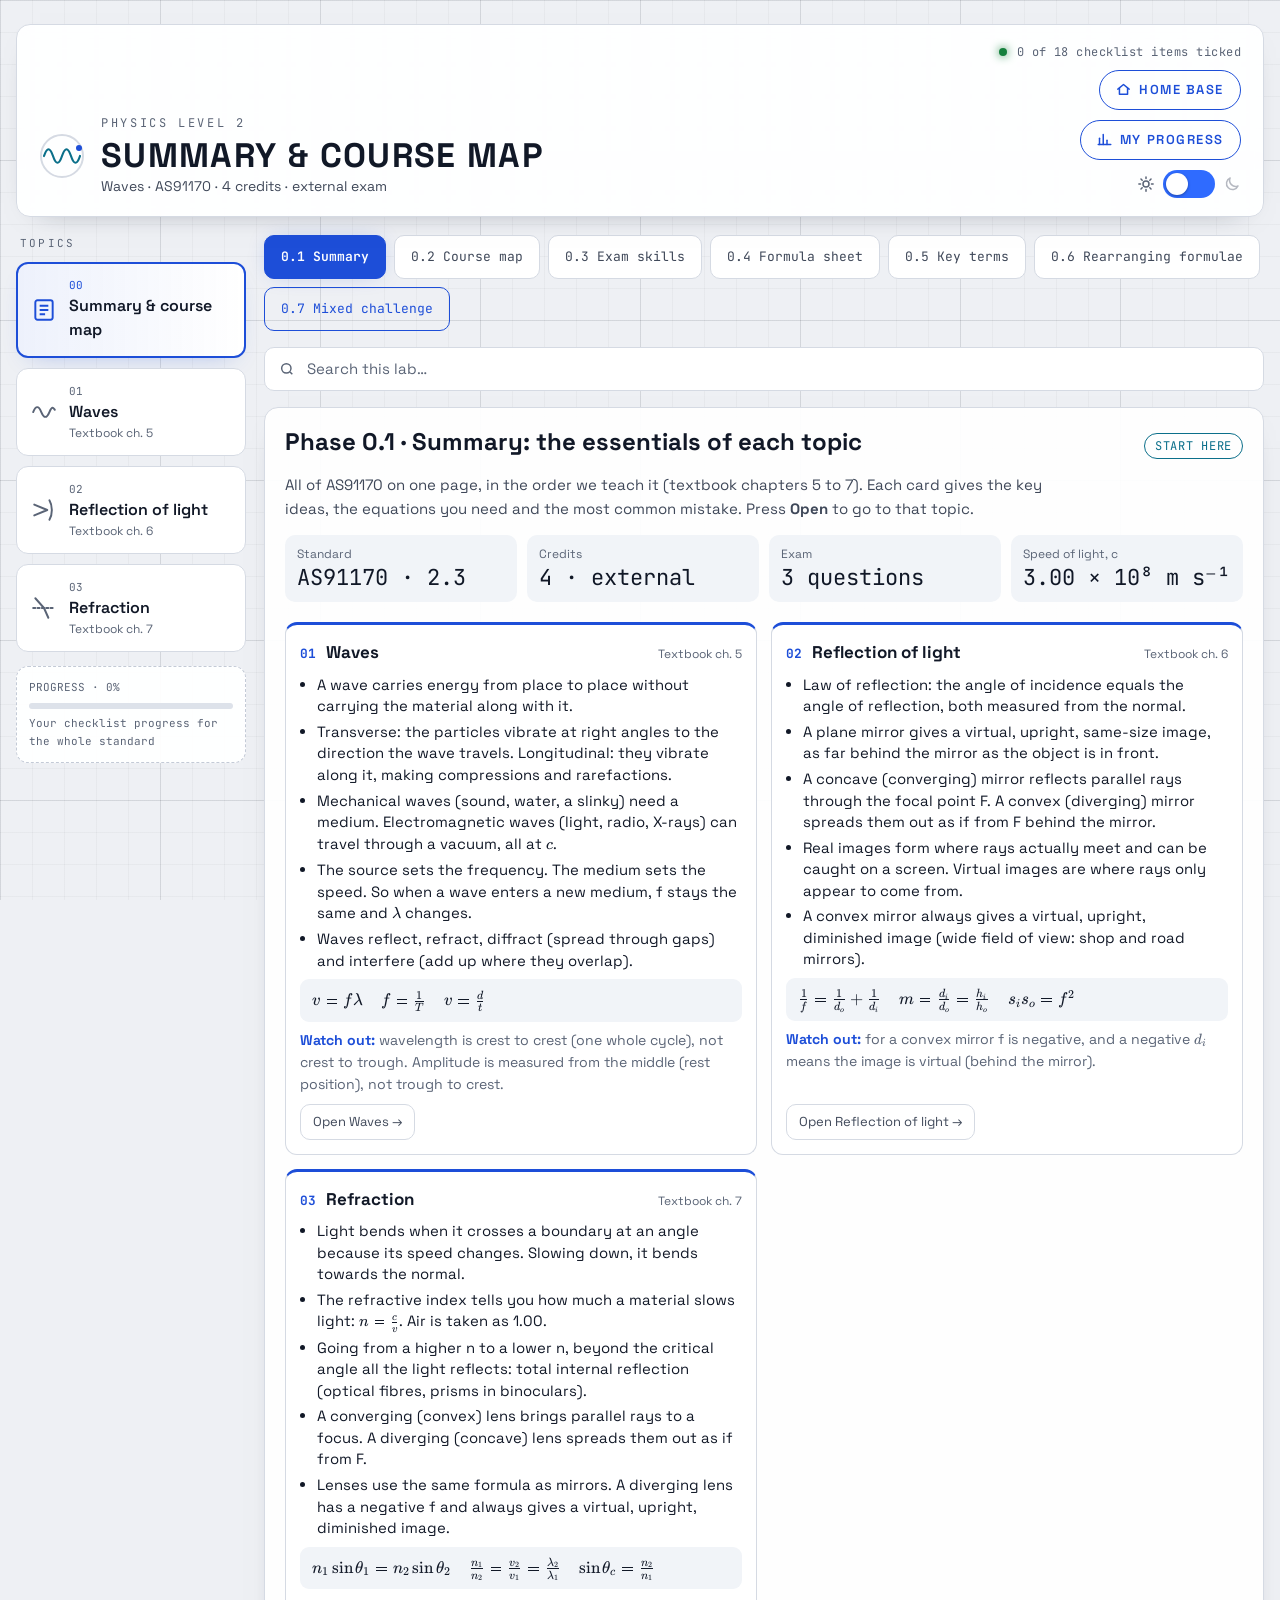
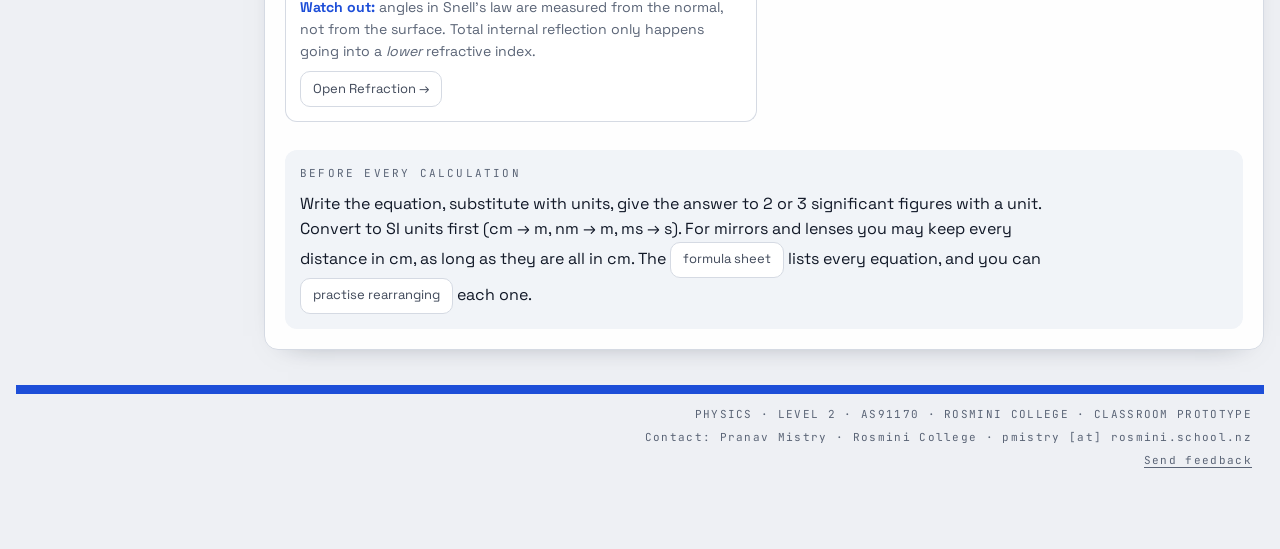
<file: y12/waves.html>
<!doctype html>
<html lang="en-NZ">
<head>
<!-- Google tag (gtag.js) -->
<script async src="https://www.googletagmanager.com/gtag/js?id=G-SY24GC7K0S"></script>
<script>
  window.dataLayer = window.dataLayer || [];
  function gtag(){dataLayer.push(arguments);}
  gtag('js', new Date());

  gtag('config', 'G-SY24GC7K0S');
</script>
<meta charset="utf-8">
<meta name="viewport" content="width=device-width,initial-scale=1,viewport-fit=cover">
<title>Physics | Level 2 Waves</title>
<link rel="preconnect" href="https://fonts.googleapis.com">
<link rel="preconnect" href="https://fonts.gstatic.com" crossorigin>
<link href="https://fonts.googleapis.com/css2?family=Space+Grotesk:wght@400;500;600;700&family=JetBrains+Mono:wght@400;600&display=swap" rel="stylesheet">
<script>
/* Light or dark: follow the browser's setting. A choice made with the slider lasts for this visit only
   (shared with the other Physics@Rosmini pages), so the next visit matches the browser again. */
(function(){var t=null;try{t=sessionStorage.getItem('physics-theme')}catch(e){}
if(t!=='light'&&t!=='dark'){t=(window.matchMedia&&matchMedia('(prefers-color-scheme: light)').matches)?'light':'dark'}
document.documentElement.setAttribute('data-theme',t)})();
</script>
<!-- Equations: one shared copy of KaTeX plus the shared renderer and styles (assets/) -->
<link rel="stylesheet" href="../assets/katex/katex.min.css">
<link rel="stylesheet" href="../assets/equations.css">
<script src="../assets/katex/katex.min.js"></script>
<script src="../assets/katex/auto-render.min.js"></script>
<script src="../assets/equations.js"></script>
<script defer src="../assets/progress.js"></script>
<style>
/* ============ TOKENS · Day ops (light) ============ */
:root, :root[data-theme="light"]{
  color-scheme: light;
  --bg:#eef0f4; --grid-major:rgba(15,23,42,.09); --grid-minor:rgba(15,23,42,.035);
  --panel:rgba(255,255,255,.94); --panel-solid:#ffffff; --field:#ffffff; --tile:#f1f4f8;
  --canvas:#f7f9fc; --canvas-grid:#e3e8f0; --axis:#8a94a6;
  --line:#d5dae3; --line-dash:#c3cad6; --track:#dde2ea;
  --ink:#111827; --ink-2:#3f4859; --muted:#5a6476;
  --accent:#1d4ed8; --accent-fill:#1d4ed8; --on-accent:#ffffff; --accent-soft:rgba(29,78,216,.08); --accent-glow:rgba(29,78,216,.35);
  --hot:#1d4ed8; --on-hot:#ffffff;
  --check-line:#1d4ed8;
  --data:#0b6f8a; --vector:#c2410c; --vector-soft:rgba(194,65,12,.45); --third:#6d28d9; --pj-gravity:#db2777;
  --ok:#15803d; --ok-soft:rgba(21,128,61,.10); --bad:#c8102e; --bad-soft:rgba(200,16,46,.08);
  --tip-bg:#fff8ec; --tip-line:#d08a1e; --tip-ink:#8a4b00;
  --link:#1d4ed8; --shadow:0 10px 30px -24px rgba(15,23,42,.6);
  --mono:'JetBrains Mono', ui-monospace, Menlo, Consolas, monospace;
  --sans:'Space Grotesk', system-ui, -apple-system, 'Segoe UI', sans-serif;
}
/* ============ TOKENS · Night ops (dark) ============ */
:root[data-theme="dark"]{
  color-scheme: dark;
  --bg:#07090f; --grid-major:rgba(255,255,255,.055); --grid-minor:rgba(255,255,255,.022);
  --panel:rgba(13,20,38,.92); --panel-solid:#0d1426; --field:#0a1020; --tile:#111a2e;
  --canvas:#050913; --canvas-grid:#121b31; --axis:#3a4a6e;
  --line:#1e2a44; --line-dash:#2a3a5c; --track:#1e2a44;
  --ink:#e6edf7; --ink-2:#a9b7cf; --muted:#8b9bb8;
  --accent:#ff4d58; --accent-fill:#e5232f; --on-accent:#ffffff; --accent-soft:rgba(229,35,47,.12); --accent-glow:rgba(229,35,47,.55);
  --hot:#e5232f; --on-hot:#ffffff;
  --check-line:#ff4d58;
  --data:#5ee3ff; --vector:#ffb547; --vector-soft:rgba(255,181,71,.5); --third:#c4a5ff; --pj-gravity:#ff7eb3;
  --ok:#4ade80; --ok-soft:rgba(74,222,128,.10); --bad:#ff6b74; --bad-soft:rgba(255,107,116,.10);
  --tip-bg:rgba(255,181,71,.06); --tip-line:#ffb547; --tip-ink:#ffb547;
  --link:#5ee3ff; --shadow:0 12px 32px -22px rgba(0,0,0,.9);
}

/* ============ BASE ============ */
*{box-sizing:border-box}
html{-webkit-text-size-adjust:100%}
body{margin:0;min-height:100vh;color:var(--ink);font:400 16px/1.55 var(--sans);background-color:var(--bg);
  background-image:linear-gradient(var(--grid-major) 1px,transparent 1px),linear-gradient(90deg,var(--grid-major) 1px,transparent 1px),
  linear-gradient(var(--grid-minor) 1px,transparent 1px),linear-gradient(90deg,var(--grid-minor) 1px,transparent 1px);
  background-size:160px 160px,160px 160px,32px 32px,32px 32px;background-attachment:fixed}
a{color:var(--link)}
button,input,select{font:inherit;color:inherit}
:focus-visible{outline:2px solid var(--accent);outline-offset:2px}
.mono{font-family:var(--mono)}
.hidden{display:none!important}
.sr{position:absolute!important;width:1px;height:1px;overflow:hidden;clip:rect(0 0 0 0);white-space:nowrap}
sub,sup{font-size:.72em;line-height:0}
.shell{max-width:1280px;margin:0 auto;padding:24px max(16px,env(safe-area-inset-right)) 40px max(16px,env(safe-area-inset-left));display:flex;flex-direction:column;gap:18px}

/* ============ HEADER ============ */
.topbar{display:flex;flex-wrap:wrap;align-items:flex-end;justify-content:space-between;gap:16px;border:1px solid var(--line);border-radius:14px;background:var(--panel);padding:18px 22px;box-shadow:var(--shadow);backdrop-filter:blur(6px)}
.brand{display:flex;align-items:center;gap:16px;min-width:0}
.brand svg{flex:none}
.eyebrow{font-family:var(--mono);font-size:12px;letter-spacing:.22em;color:var(--muted);text-transform:uppercase}
.topbar h1{margin:4px 0 0;font-size:clamp(26px,4vw,34px);font-weight:700;letter-spacing:.04em;line-height:1.1}
.std{font-size:14px;color:var(--ink-2);margin-top:2px}
.status{display:flex;flex-direction:column;align-items:flex-end;gap:8px}
.status-line{display:flex;align-items:center;gap:10px;font-family:var(--mono);font-size:12px;color:var(--muted);letter-spacing:.04em}
.status-dot{width:8px;height:8px;border-radius:50%;background:var(--ok);box-shadow:0 0 10px var(--ok)}
.status-btns{display:flex;flex-direction:column;gap:10px;align-items:flex-end}
.theme-switch-wrap{display:flex;align-items:center;gap:8px;font-size:12px;color:var(--muted);white-space:nowrap}
.theme-switch{position:relative;display:inline-block;width:52px;height:28px;flex:0 0 auto}
.theme-switch input{opacity:0;width:0;height:0;position:absolute}
.theme-slider{position:absolute;inset:0;cursor:pointer;background:#343c58;border:1px solid #6b738d;border-radius:999px;transition:.2s}
.theme-slider:before{content:"";position:absolute;width:20px;height:20px;left:3px;top:3px;background:#fff;border-radius:50%;transition:.2s;box-shadow:0 1px 4px rgba(0,0,0,.35)}
.theme-switch input:checked + .theme-slider{background:#d6e2f2;border-color:#8a9bb1}
.theme-switch input:checked + .theme-slider:before{transform:translateX(24px);background:#1d2633}
.theme-switch input:focus-visible + .theme-slider{outline:2px solid var(--accent);outline-offset:2px}
.theme-label-dark,.theme-label-light{font-weight:700}
:root[data-theme="dark"] .theme-label-dark,:root[data-theme="light"] .theme-label-light{color:var(--ink)}
.pill{display:inline-flex;align-items:center;gap:8px;height:40px;padding:0 16px;border-radius:999px;border:1px solid var(--line);background:var(--panel-solid);color:var(--ink-2);font-size:13px;text-decoration:none;cursor:pointer}
.pill.home{border-color:var(--accent);color:var(--accent);font-weight:600;letter-spacing:.12em;background:transparent}
.pill.home:hover{background:var(--accent-soft)}
.pill:hover{border-color:var(--accent)}

/* ============ FRAME ============ */
.frame{display:flex;gap:18px;align-items:flex-start}
.rail{flex:0 0 230px;display:flex;flex-direction:column;gap:10px;position:sticky;top:16px}
.rail-label{font-family:var(--mono);font-size:11px;letter-spacing:.2em;color:var(--muted);padding:0 4px}
.mod{display:flex;align-items:center;gap:12px;width:100%;text-align:left;padding:14px;border-radius:12px;border:1px solid var(--line);background:var(--panel-solid);color:var(--ink);cursor:pointer;transition:border-color .15s,box-shadow .15s}
.mod:hover{border-color:var(--accent)}
.mod svg{flex:none;width:26px;height:26px;color:var(--muted)}
.mod .num{display:block;font-family:var(--mono);font-size:11px;color:var(--muted)}
.mod .name{display:block;font-weight:600}
.mod .sub{display:block;font-size:12px;color:var(--muted);line-height:1.35}
.mod[aria-current="page"]{border:2px solid var(--accent);padding:13px;background:linear-gradient(90deg,var(--accent-soft),transparent),var(--panel-solid);box-shadow:0 10px 24px -14px var(--accent-glow)}
.mod[aria-current="page"] svg,.mod[aria-current="page"] .num{color:var(--accent)}
.mod[aria-current="page"] .sub{color:var(--ink-2)}
.fuel{margin-top:4px;border:1px dashed var(--line-dash);border-radius:12px;padding:12px;font-family:var(--mono);font-size:11px;color:var(--muted);line-height:1.6;background:var(--panel)}
.bar{height:6px;border-radius:3px;background:var(--track);margin-top:6px;overflow:hidden;display:flex}
.bar span{display:block;height:6px;background:var(--accent-fill);transition:width .3s}
.bar span.g{background:var(--vector)}
.work{flex:1 1 auto;min-width:0;display:flex;flex-direction:column;gap:16px}

/* phase tabs */
.tabs{display:flex;flex-wrap:wrap;gap:8px}
.tab{min-height:44px;padding:0 16px;border-radius:10px;border:1px solid var(--line);background:var(--panel-solid);color:var(--ink-2);font-family:var(--mono);font-size:13px;cursor:pointer}
.tab:hover{border-color:var(--accent);color:var(--ink)}
.tab.check{border-color:var(--check-line);color:var(--check-line);background:transparent}
.tab[aria-selected="true"]{border-color:var(--accent);background:var(--accent-fill);color:var(--on-accent);font-weight:600;box-shadow:0 0 22px -8px var(--accent-glow)}

/* search */
.search{position:relative}
.search label{display:flex;align-items:center;gap:10px;min-height:44px;padding:0 14px;border-radius:10px;border:1px solid var(--line);background:var(--field);color:var(--muted)}
.search input{flex:1;border:0;background:transparent;color:var(--ink);font-size:15px;outline:none;min-width:0}
.search input::placeholder{color:var(--muted)}
.results{position:absolute;z-index:20;left:0;right:0;top:calc(100% + 6px);border:1px solid var(--line);border-radius:12px;background:var(--panel-solid);box-shadow:0 18px 40px -18px rgba(0,0,0,.5);max-height:min(60vh,420px);overflow:auto;padding:6px}
.results button{display:block;width:100%;text-align:left;border:0;background:transparent;padding:10px 12px;border-radius:8px;cursor:pointer;color:var(--ink)}
.results button:hover,.results button:focus-visible{background:var(--accent-soft)}
.results .r-ref{font-family:var(--mono);font-size:11px;color:var(--accent);letter-spacing:.08em}
.results .r-snip{display:block;font-size:13px;color:var(--muted)}
.results mark{background:var(--accent-soft);color:var(--ink);border-radius:3px;padding:0 2px}
.results .none{padding:12px;color:var(--muted);font-size:14px}

/* ============ PANELS ============ */
.pane{border:1px solid var(--line);border-radius:14px;background:var(--panel);padding:20px;display:flex;flex-direction:column;gap:14px;box-shadow:var(--shadow)}
.pane-head{display:flex;flex-wrap:wrap;justify-content:space-between;align-items:baseline;gap:8px}
.pane h2{margin:0;font-size:24px;line-height:1.2}
.pane h3{margin:6px 0 0;font-size:17px}
.pane p{margin:0;max-width:78ch}
.lede{color:var(--ink-2);font-size:15px;line-height:1.6}
.badge{font-family:var(--mono);font-size:12px;color:var(--vector);border:1px solid var(--vector);border-radius:999px;padding:3px 10px;letter-spacing:.06em;white-space:nowrap}
.badge.teal{color:var(--data);border-color:var(--data)}
.badge.red{color:var(--accent);border-color:var(--accent)}
.label{font-family:var(--mono);font-size:11px;letter-spacing:.2em;color:var(--muted);text-transform:uppercase}
.small{font-size:13px;color:var(--muted)}
ul.clean{margin:0;padding-left:1.2em;display:grid;gap:6px}
.grid2{display:grid;grid-template-columns:repeat(auto-fit,minmax(260px,1fr));gap:14px}
.grid2x{display:grid;grid-template-columns:repeat(2,minmax(0,1fr));gap:14px}
@media (max-width:640px){.grid2x{grid-template-columns:minmax(0,1fr)}}
.grid3{display:grid;grid-template-columns:repeat(auto-fit,minmax(200px,1fr));gap:12px}
.card{border:1px solid var(--line);border-radius:12px;padding:14px;display:flex;flex-direction:column;gap:10px;background:var(--panel-solid);min-width:0}
.card.tint{background:var(--tile);border-color:transparent}

.pj-formula-grid .pj-math{font-size:1.12em;min-height:48px;display:flex;align-items:center;justify-content:center;overflow-x:auto}
#pjWorkedValues{display:flex;flex-direction:column;gap:8px}
#pjWorkedValues p{margin:0}
/* equations */
.eq{font-family:var(--mono);background:var(--tile);border-radius:6px;padding:4px 9px;font-size:.92em;white-space:nowrap;display:inline-block;max-width:100%;overflow-x:auto;vertical-align:middle;color:var(--ink)}
.eq-block{display:block;font-family:var(--mono);background:var(--tile);border-left:3px solid var(--data);border-radius:6px;padding:8px 12px;font-size:.95em;overflow-x:auto;white-space:normal;margin:0}
var{font-style:italic}

/* sims */
.screen{position:relative;border:1px solid var(--line);border-radius:12px;background:var(--canvas);overflow:hidden}
.screen canvas{display:block;width:100%;height:auto;touch-action:pan-y}
.screen .hud{position:absolute;top:12px;left:14px;font-family:var(--mono);font-size:11px;color:var(--muted);letter-spacing:.14em;pointer-events:none}
.screen .hud-r{left:auto;right:14px}
.pj-gravity-math{position:absolute;display:none;pointer-events:none;z-index:3;color:var(--pj-gravity);font-size:14px;font-weight:600;white-space:nowrap;text-shadow:0 1px 2px var(--canvas);line-height:1.3}
.pj-gravity-math mjx-container{margin:0!important;color:inherit!important}
.ctrl{display:flex;flex-direction:column;gap:6px;font-size:14px}
.ctrl .row{display:flex;justify-content:space-between;gap:8px}
.ctrl output{font-family:var(--mono);color:var(--accent);white-space:nowrap}
input[type=range]{width:100%;accent-color:var(--accent);height:24px}
.btns{display:flex;gap:8px;flex-wrap:wrap}
.btn{flex:1 1 auto;min-height:44px;padding:0 16px;border-radius:10px;border:1px solid var(--line);background:var(--panel-solid);color:var(--ink-2);cursor:pointer;font-size:14px}
.btn:hover{border-color:var(--accent);color:var(--ink)}
.btn.go{border:0;background:var(--hot);color:var(--on-hot);font-weight:700;letter-spacing:.1em;box-shadow:0 10px 24px -14px var(--hot)}
.btn.go:hover{filter:brightness(1.07)}
.btn.sm{flex:0 0 auto;min-height:36px;font-size:13px;padding:0 12px}
.seg{display:flex;flex-wrap:wrap;gap:6px}
.seg button{min-height:36px;padding:0 12px;border-radius:8px;border:1px solid var(--line);background:var(--panel-solid);color:var(--ink-2);cursor:pointer;font-size:13px}
.seg button[aria-pressed="true"]{border-color:var(--accent);color:var(--accent);background:var(--accent-soft);font-weight:600}
.telemetry{display:grid;grid-template-columns:repeat(auto-fit,minmax(150px,1fr));gap:10px}
.tm{background:var(--tile);border-radius:10px;padding:10px 12px;min-width:0}
.tm span{display:block;font-size:12px;color:var(--muted)}
.tm span span{display:inline;font-size:inherit} /* maths inside a reading label: stays on one line and keeps KaTeX's own sizes for subscripts and fractions */
.tm b{display:block;font-family:var(--mono);font-weight:400;font-size:clamp(17px,2vw,22px);line-height:1.3;color:var(--ink);overflow-wrap:anywhere}
.tm.hl b{color:var(--data)}
.note{font-size:14px;color:var(--ink-2);line-height:1.55}
.predict{display:flex;flex-wrap:wrap;gap:8px;align-items:center;font-size:14px;border:1px dashed var(--line-dash);border-radius:10px;padding:10px 12px}
.predict input{width:110px;min-height:38px;border-radius:8px;border:1px solid var(--line);background:var(--field);padding:0 10px;font-family:var(--mono)}
.verdict{font-size:14px;border-radius:8px;padding:8px 12px}
.verdict.ok{background:var(--ok-soft);color:var(--ok)}
.verdict.bad{background:var(--bad-soft);color:var(--bad)}
.verdict.info{background:var(--tile);color:var(--ink-2)}

/* foundations */
.steps{display:flex;flex-direction:column;gap:10px}
details.step{border:1px solid var(--line);border-radius:12px;background:var(--panel-solid)}
details.step>summary{cursor:pointer;list-style:none;padding:14px 16px;font-weight:600;display:flex;gap:12px;align-items:baseline}
details.step>summary::-webkit-details-marker{display:none}
details.step>summary::before{content:"+";font-family:var(--mono);color:var(--accent);width:1ch}
/* Compact nested extension: lighter border, smaller corners and reduced inset. */
#pjDiscusDirectExtension{border:1px solid var(--line);border-radius:9px;box-shadow:none;background:var(--panel-solid);margin:14px 12px 16px !important;max-width:calc(100% - 24px);box-sizing:border-box;}
#pjDiscusDirectExtension>summary{padding:9px 12px;gap:9px;font-size:14px;align-items:center;}
#pjDiscusDirectExtension>.step-body{padding:0 12px 12px 24px;}
details.step[open]>summary::before{content:"−"}
details.step>summary .ref{font-family:var(--mono);font-size:12px;color:var(--muted);font-weight:400}
.step-body{padding:0 16px 16px 40px;display:flex;flex-direction:column;gap:10px}
.mini{border:1px solid var(--line);border-radius:10px;background:var(--canvas);overflow:hidden}
.mini canvas{display:block;width:100%;height:auto}

/* tables */
.tbl-wrap{overflow-x:auto;border:1px solid var(--line);border-radius:10px}
table{border-collapse:collapse;width:100%;font-size:14px;min-width:520px}
th,td{padding:9px 12px;border-bottom:1px solid var(--line);text-align:left;vertical-align:top}
th{font-family:var(--mono);font-size:11px;letter-spacing:.12em;text-transform:uppercase;color:var(--muted);font-weight:600;background:var(--tile)}
tr:last-child td{border-bottom:0}

/* method strip */
.method{display:grid;grid-template-columns:repeat(auto-fit,minmax(160px,1fr));gap:10px;counter-reset:m}
.method div{border:1px solid var(--line);border-radius:10px;padding:12px;background:var(--panel-solid);font-size:14px;counter-increment:m}
.method div::before{content:counter(m,decimal-leading-zero);display:block;font-family:var(--mono);font-size:11px;color:var(--accent);letter-spacing:.1em}
.method b{display:block;margin-bottom:2px}

/* problems */
.q{border:1px solid var(--line);border-radius:12px;background:var(--panel-solid);overflow:hidden}
.q-head{display:flex;justify-content:space-between;flex-wrap:wrap;gap:8px;padding:10px 16px;background:var(--tile);font-family:var(--mono);font-size:12px;letter-spacing:.12em;color:var(--ink-2)}
.q-head b{color:var(--accent);font-weight:600}
.q-body{padding:14px 16px;display:flex;flex-direction:column;gap:10px}
.lvl{font-family:var(--mono);font-size:10.5px;letter-spacing:.08em;border-radius:999px;padding:1px 8px;margin-left:6px;border:1px solid var(--line);color:var(--muted);white-space:nowrap}
.lvl.A{color:var(--data);border-color:var(--data)}
.lvl.M{color:var(--vector);border-color:var(--vector)}
.lvl.E{color:var(--accent);border-color:var(--accent)}
details.ans{border-top:1px dashed var(--line-dash);padding-top:10px}
details.ans summary{cursor:pointer;color:var(--accent);font-weight:600;font-size:14px}
details.ans[open] summary{margin-bottom:8px}
.ans-body{display:flex;flex-direction:column;gap:8px;font-size:15px}

/* quizzes */
.quiz{display:flex;flex-direction:column;gap:12px}
.q-top{display:flex;justify-content:space-between;align-items:center;gap:10px;flex-wrap:wrap;font-family:var(--mono);font-size:13px;color:var(--ink-2)}
.qq{border:1px solid var(--line);border-radius:12px;padding:14px;background:var(--panel-solid);display:flex;flex-direction:column;gap:10px}
.qq .tag{font-family:var(--mono);font-size:11px;color:var(--muted);letter-spacing:.12em}
.opts{display:grid;gap:8px}
.opts button{text-align:left;min-height:44px;padding:8px 12px;border-radius:10px;border:1px solid var(--line);background:var(--field);color:var(--ink);cursor:pointer;font-size:15px}
.opts button:hover:not(:disabled){border-color:var(--accent)}
.opts button:disabled{cursor:default}
.opts button.right{border-color:var(--ok);background:var(--ok-soft)}
.opts button.wrong{border-color:var(--bad);background:var(--bad-soft)}
.explain{font-size:14px;color:var(--ink-2);border-left:3px solid var(--data);padding:4px 0 4px 10px}

/* bottom cards */
.under{display:grid;grid-template-columns:repeat(auto-fit,minmax(240px,1fr));gap:14px;width:100%;min-width:0;margin-top:4px;border-top:1px solid var(--line);padding-top:16px;box-sizing:border-box}
.pane > .under > *{min-width:0;box-sizing:border-box}
.checklist{border:1px solid var(--line);border-radius:14px;background:var(--panel);padding:18px;display:flex;flex-direction:column;gap:10px}
.checklist h3{margin:0;font-size:18px;display:flex;gap:8px;align-items:center}
.checklist h3 svg{color:var(--ok)}
.checklist label{display:flex;gap:10px;align-items:flex-start;font-size:15px;cursor:pointer}
.checklist input{width:20px;height:20px;margin:2px 0 0;accent-color:var(--ok);flex:none}
.tip{border:1px solid var(--tip-line);border-radius:14px;background:var(--tip-bg);padding:18px;display:flex;flex-direction:column;gap:10px}
.tip .tip-h{font-family:var(--mono);font-size:13px;letter-spacing:.18em;color:var(--tip-ink);font-weight:600}
.tip p{margin:0;font-size:15px;line-height:1.6}
.tip button{align-self:flex-start;border:0;background:none;padding:0;color:var(--link);text-decoration:underline;font-weight:600;cursor:pointer;font-size:15px}

/* course map */
.ratings{display:flex;flex-direction:column;gap:14px}
.rgroup{border:1px solid var(--line);border-radius:12px;background:var(--panel-solid);overflow:hidden}
.rgroup h3{margin:0;padding:10px 14px;background:var(--tile);font-size:15px;display:flex;align-items:center;gap:10px}
.rgroup h3 .num{font-family:var(--mono);font-size:12px;color:var(--accent)}
.ritem{display:grid;grid-template-columns:minmax(0,1fr) auto auto;gap:10px;align-items:center;padding:10px 14px;border-top:1px solid var(--line)}
.ritem p{margin:0;font-size:15px}
.ritem small{display:block;color:var(--muted);font-size:12px;font-family:var(--mono)}
.rate{display:flex;gap:4px}
.rate button{min-height:34px;padding:0 10px;border-radius:8px;border:1px solid var(--line);background:var(--field);color:var(--muted);font-size:12px;cursor:pointer;white-space:nowrap}
.rate button[aria-pressed="true"].r0{border-color:var(--bad);color:var(--bad);background:var(--bad-soft)}
.rate button[aria-pressed="true"].r1{border-color:var(--vector);color:var(--vector);background:rgba(200,120,20,.08)}
.rate button[aria-pressed="true"].r2{border-color:var(--ok);color:var(--ok);background:var(--ok-soft)}
.gobtn{min-height:34px;padding:0 12px;border-radius:8px;border:1px solid var(--accent);color:var(--accent);background:transparent;cursor:pointer;font-family:var(--mono);font-size:12px}
.sum-grid{display:grid;grid-template-columns:repeat(auto-fit,minmax(min(100%,330px),1fr));gap:14px;margin:6px 0 14px}
.sum-card{gap:8px;border-top:3px solid var(--accent)}
.sum-head{display:flex;align-items:baseline;gap:10px;flex-wrap:wrap}
.sum-head .num{font-family:var(--mono);font-size:.8rem;color:var(--accent);font-weight:700}
.sum-head h3{margin:0;flex:1;min-width:0}
.sum-ch{font-size:.75rem;color:var(--muted);white-space:nowrap}
.sum-card ul{margin:0;padding-left:1.15em;display:flex;flex-direction:column;gap:4px;font-size:.93rem;line-height:1.45}
.sum-eqs{display:flex;flex-wrap:wrap;gap:6px 18px;padding:9px 12px;border-radius:9px;background:var(--tile)}
.sum-eqs .katex{font-size:1.06em}
.sum-trap{margin:0;font-size:.88rem;color:var(--muted)}.sum-trap b{color:var(--accent)}
.sum-card .btn{align-self:flex-start;margin-top:auto}
.route{display:grid;grid-template-columns:repeat(auto-fit,minmax(150px,1fr));gap:10px}
.route button{text-align:left;border:1px solid var(--line);border-radius:10px;background:var(--panel-solid);padding:12px;cursor:pointer;color:var(--ink);display:flex;flex-direction:column;gap:2px}
.route button:hover{border-color:var(--accent)}
.route .num{font-family:var(--mono);font-size:11px;color:var(--accent)}
.route .sub{font-size:12px;color:var(--muted)}
.do-dont{display:grid;grid-template-columns:repeat(auto-fit,minmax(260px,1fr));gap:12px}
.do-dont .card h3{margin:0;font-size:15px}
.do{border-left:3px solid var(--ok)}
.dont{border-left:3px solid var(--bad)}
.picker{display:flex;flex-wrap:wrap;gap:8px}
.picker label{display:inline-flex;gap:6px;align-items:center;border:1px solid var(--line);border-radius:8px;padding:6px 10px;font-family:var(--mono);font-size:13px;background:var(--field);cursor:pointer}
.picker input{accent-color:var(--accent)}

/* data tables in practicals */
table.data{min-width:0;font-family:var(--mono);font-size:13px}
table.data td,table.data th{padding:6px 10px;text-align:right}
table.data th{font-size:11px;text-transform:none;letter-spacing:.02em}
table.data input{width:18px;height:18px;accent-color:var(--accent)}
.stopwatch{display:flex;align-items:baseline;gap:12px;font-family:var(--mono)}
.stopwatch span{font-size:34px;color:var(--ink)}
.stopwatch small{color:var(--muted);font-size:14px}
/* rearranging formulae */
.mx{font-family:"Cambria Math","STIX Two Math","Latin Modern Math","Times New Roman",serif;font-size:1.12em;line-height:1.9}
.mx var{font-style:italic}
.mx sub{font-size:.7em;font-style:normal}
.mx .eqs{margin:0 .25em}
.frac{display:inline-flex;flex-direction:column;vertical-align:middle;text-align:center;margin:0 .15em;line-height:1.25}
.frac>span:first-child{border-bottom:1.5px solid currentColor;padding:0 .25em .05em}
.frac>span:last-child{padding:.05em .25em 0}
.sqrt{white-space:nowrap;display:inline-flex;align-items:stretch;vertical-align:-.28em;margin:0 .13em;font-family:"Cambria Math","STIX Two Math",serif;line-height:1.25}.sqrt .rad{display:inline-flex;align-items:stretch;flex:none;width:.73em;height:1.55em;margin:0 -1px 0 0;color:inherit}.sqrt .rad svg{display:block;width:100%;height:100%;overflow:visible}.sqrt .rbody{display:inline-flex;align-items:center;border-top:1.6px solid currentColor;padding:.14em .16em 0 .1em;line-height:1.25;min-height:1.55em}
.rr-wrap{display:grid;grid-template-columns:240px minmax(0,1fr);gap:16px;align-items:start}
.rr-side{display:flex;flex-direction:column;gap:8px;position:sticky;top:12px}
.rr-list{display:flex;flex-direction:column;gap:4px;max-height:60vh;overflow:auto;padding-right:4px}
.rr-item{display:flex;gap:8px;align-items:center;text-align:left;border:1px solid var(--line);border-radius:8px;background:var(--panel-solid);color:var(--ink);padding:7px 10px;cursor:pointer;font-size:14px}
.rr-item:hover{border-color:var(--accent)}
.rr-item.on{border-color:var(--accent);background:var(--accent-soft);font-weight:600}
.rr-tick{width:1.1em;color:var(--ok);font-weight:700;flex:none}
.rr-main{display:flex;flex-direction:column;gap:14px;min-width:0}
.rr-head{display:flex;justify-content:space-between;gap:8px}
.rr-formula{font-size:clamp(22px,3.2vw,30px);text-align:center;padding:14px 8px;background:var(--tile);border-radius:10px;overflow-x:auto}
.rr-answer{display:flex;align-items:center;gap:10px;font-size:20px}
.rr-answer .field{flex:1;font-size:17px;min-height:46px}
.rr-lhs{white-space:nowrap}
.rr-preview{min-height:48px;padding:6px 12px;border:1px dashed var(--line-dash);border-radius:8px;font-size:20px;overflow-x:auto}
.rr-err{color:var(--bad);font-family:var(--sans);font-size:14px}
.rr-keys{display:grid;grid-template-columns:repeat(auto-fill,minmax(54px,1fr));gap:6px}
.rr-key{min-height:42px;border-radius:8px;border:1px solid var(--line);background:var(--field);color:var(--ink);cursor:pointer;font-size:16px}
.rr-key:hover{border-color:var(--accent)}
.rr-key.var{background:var(--accent-soft);border-color:var(--accent)}
.rr-key.fn{color:var(--muted);font-size:13px}
.rr-other{display:flex;align-items:center;gap:8px;flex-wrap:wrap}
.explain .mx{font-size:1.05em}
@media (max-width:820px){.rr-wrap{grid-template-columns:minmax(0,1fr)}.rr-side{position:static}.rr-list{flex-direction:row;flex-wrap:wrap;max-height:none}.rr-item{font-size:12px;padding:6px 8px}}

/* Vertical-motion energy equations: use the same mathematical typography as the formula-rearranging lab. */
.vm-energy-math{display:flex;align-items:center;justify-content:center;gap:12px 28px;flex-wrap:wrap;padding:12px 14px;border:1px solid var(--line);border-radius:10px;background:var(--panel-solid);font-size:clamp(19px,2.5vw,25px);overflow-x:auto}
.vm-energy-math>span{white-space:nowrap}
.vm-energy-math .frac{font-size:.92em}
.vm-energy-math .sqrt .rad{height:auto}
@media(max-width:640px){.vm-energy-math{justify-content:flex-start}}

/* vertical motion */
.vm-formula{gap:6px}
.vm-eqs{display:flex;flex-direction:column;gap:2px;font-size:clamp(15px,1.8vw,19px);overflow-x:auto}
.vm-eqs:empty{display:none}
.vm-ebar{display:flex;height:12px;border-radius:6px;overflow:hidden;background:var(--track);margin-top:4px}
.vm-ebar span{display:block;height:12px;transition:width .1s}
#vmBarP{background:var(--data)}#vmBarK{background:var(--vector)}#vmBarL{background:var(--muted)}
.vm-tick{display:flex;gap:8px;align-items:center;font-size:14px;cursor:pointer}
.vm-tick input{width:18px;height:18px;accent-color:var(--accent)}
/* graph match */
.gm-given{border:1px solid var(--line);border-radius:10px;background:var(--canvas);overflow:hidden;max-width:620px}
.gm-given canvas,.gm-opts canvas{display:block;width:100%;height:auto}
.gm-opts{display:grid;grid-template-columns:repeat(auto-fit,minmax(200px,1fr));gap:10px}
.gm-opts button{border:2px solid var(--line);border-radius:10px;background:var(--canvas);padding:0;cursor:pointer;overflow:hidden;position:relative;text-align:left}
.gm-opts button:hover:not(:disabled){border-color:var(--accent)}
.gm-opts button.right{border-color:var(--ok)}
.gm-opts button.wrong{border-color:var(--bad)}
.gm-opts .gm-l{position:absolute;top:6px;right:10px;font-family:var(--mono);font-size:12px;color:var(--muted)}
/* toolkit */
.sorter{display:grid;grid-template-columns:repeat(auto-fill,minmax(230px,1fr));gap:10px}
.sv-item{border:1px solid var(--line);border-radius:10px;background:var(--panel-solid);padding:10px 12px;display:flex;flex-direction:column;gap:8px}
.sv-item>b{font-size:16px;text-transform:capitalize}
.sv-btns{display:flex;gap:6px}
.sv-btns button{flex:1;min-height:36px;border-radius:8px;border:1px solid var(--line);background:var(--field);color:var(--ink);cursor:pointer;font-size:13px}
.sv-btns button:hover:not(:disabled){border-color:var(--accent)}
.sv-btns button.right{border-color:var(--ok);background:var(--ok-soft);color:var(--ok);font-weight:600}
.sv-btns button.wrong{border-color:var(--bad);background:var(--bad-soft);color:var(--bad)}
.sv-fb{margin:0;font-size:13px;color:var(--ink-2)}
.pt-ruler{display:grid;grid-template-columns:repeat(19,1fr);gap:3px;margin:4px 0 2px}
.pt-ruler span{height:30px;border-radius:4px;background:var(--tile);font-family:var(--mono);font-size:10px;color:var(--muted);display:flex;align-items:flex-end;justify-content:center;padding-bottom:3px;white-space:nowrap;overflow:visible}
.pt-ruler span.on{background:var(--accent-fill);color:var(--on-accent);font-weight:600}
.field{min-height:40px;border-radius:8px;border:1px solid var(--line);background:var(--field);color:var(--ink);padding:0 10px;font-size:15px;width:100%}
.px-q{font-family:var(--mono);font-size:clamp(17px,2.4vw,22px);margin:4px 0;color:var(--ink)}
.px-ans{display:flex;align-items:center;gap:8px;flex-wrap:wrap}
.px-ans .field{width:130px}
.px-ans .px-exp{width:80px;align-self:flex-start;margin-top:-10px}
footer.foot{border-top:9px solid var(--accent);margin-top:17px;padding:12px;text-align:right;font-family:var(--mono);font-size:11px;letter-spacing:.12em;color:var(--muted)}
footer.foot span{display:inline-block;margin-top:6px}
footer.foot a{color:var(--link);text-decoration:none;border-bottom:1px solid currentColor}

.pj-toggles button{flex:1 1 180px;white-space:normal;line-height:1.35;padding:9px 12px;text-align:center}

/* ============ RESPONSIVE ============ */
@media (max-width:900px){
  .frame{flex-direction:column;align-items:stretch}
  .rail{position:static;flex:none;flex-direction:row;overflow-x:auto;gap:8px;padding-bottom:4px;scroll-snap-type:x proximity}
  .rail-label{display:none}
  .mod{flex:0 0 auto;width:auto;padding:10px 12px;scroll-snap-align:start}
  .mod[aria-current="page"]{padding:9px 11px}
  .mod .sub{display:none}
  .fuel{flex:0 0 170px;margin:0}
}
@media (max-width:640px){
  .topbar{padding:16px}
  .status{align-items:flex-start}
  .status-btns{align-items:flex-start}
  .brand svg{width:38px;height:38px}
  .pane{padding:16px}
  .pane h2{font-size:21px}
  .step-body{padding-left:16px}
  .ritem{grid-template-columns:1fr;gap:8px}
  .tab{padding:0 12px;font-size:12px}
  .telemetry{grid-template-columns:repeat(2,minmax(0,1fr))}
  .sorter{grid-template-columns:repeat(2,minmax(0,1fr));gap:8px}
  .sv-item{padding:8px}
  .sv-btns{flex-direction:column}
  .tm b{font-size:16px}
}
@media print{
  body{background:#fff}
  .rail,.tabs,.search,.status-btns,.under{display:none}
}


/* Consistent equation presentation in vertical and projectile motion */
.motion-equations{gap:12px}
.motion-equations .formula-tag{font:600 10px/1.5 var(--mono);letter-spacing:.07em;color:var(--data)}
.motion-equations .formula-tag.derived{color:var(--vector)}
.motion-equations .pj-math{min-height:46px;display:flex;align-items:center;justify-content:center;font-size:1.09em;overflow-x:auto}
.motion-equations .card.tint{gap:6px}
.motion-equations mjx-container[display="true"]{margin:.35em 0!important}
.vm-formula .vm-eqs{gap:8px}
.vm-formula .vm-eqs>div{padding:10px 12px;border:1px solid var(--line);border-radius:8px;background:var(--panel-solid);overflow-x:auto}

/* Native MathJax formula styling; the original markup remains visible if the CDN is unavailable. */
.eq mjx-container,.eq-block mjx-container{font-size:1.02em!important;vertical-align:middle}
.vm-energy-math mjx-container{max-width:100%}
.vm-energy-math .mathjax-energy{white-space:normal}
.vm-eqs mjx-container{font-size:1.04em!important}

/* Phase 1.5 worked example: one typography and spacing system for both columns. */
.pj-decomposition-table{width:100%;table-layout:fixed;border-collapse:collapse}
.pj-decomposition-table th{font:600 12px/1.45 var(--sans);letter-spacing:0;text-transform:none;text-align:center;padding:11px 10px;background:var(--tile);color:var(--ink)}
.pj-decomposition-table td{padding:10px 12px;vertical-align:middle;text-align:center;background:var(--panel-solid)}
.pj-decomposition-table th+th,.pj-decomposition-table td+td{border-left:1px solid var(--line)}
.pj-decomposition-table .pj-row-label{display:block;color:var(--muted);font:500 11px/1.4 var(--sans);margin-bottom:3px}
.pj-decomposition-table .pj-math{min-height:36px;display:flex;justify-content:center;align-items:center;font-size:1em;overflow-x:auto}
.pj-decomposition-table mjx-container[display="true"]{margin:.2em 0!important}
.pj-decomposition-table .pj-answer-row td{background:var(--tile);color:var(--ink)}
.pj-decomposition-table .pj-answer-row .pj-math{font-weight:600}
.pj-step2-table .pj-math{min-height:30px}
.pj-step2-note{display:block;font-size:12px;color:var(--muted);line-height:1.4;margin-top:2px}
.pj-slider-example{margin-top:10px}
@media(max-width:540px){.pj-decomposition-table td{padding:8px 3px}.pj-decomposition-table .pj-math{font-size:.88em}}
.pj-final-answers{display:grid;grid-template-columns:repeat(2,minmax(0,1fr));gap:12px;margin:14px 0 7px}
.pj-final-answer{border:2px solid var(--accent);border-radius:12px;padding:12px 14px;background:var(--accent-soft);text-align:center}
.pj-final-answer .label{display:block;color:var(--ink);font-weight:700;letter-spacing:.04em}
.pj-final-answer .pj-math{font-weight:700;font-size:1.12em}
.diagram-math{position:absolute;transform:translateX(-50%);background:var(--panel-solid,#fff);padding:0 4px;line-height:1;color:currentColor;display:inline-flex;align-items:center;justify-content:center;white-space:nowrap}
.diagram-math.mjx-bordered{padding:1px 8px;border:1px solid var(--line,#cbd5e1);border-radius:6px}
.diagram-math .mjx-container{margin:0 !important;display:inline-block !important;overflow:visible !important}
@media(max-width:520px){.pj-final-answers{grid-template-columns:1fr}}

/* Static pre-rendered maths: no runtime MathJax dependency. */
.static-math-inline{display:inline-flex;align-items:baseline;vertical-align:-0.12em;max-width:100%}
.static-math-display{display:flex;justify-content:center;align-items:center;width:100%;max-width:100%;overflow:visible}
.static-math mjx-container{margin:0!important;max-width:100%;overflow:visible!important}
.static-math mjx-container[jax="SVG"]>svg{max-width:100%;height:auto}

/* ============ KEY TERMS + MY PROGRESS ============ */
.kt-filter{width:100%;max-width:440px;padding:10px 13px;border-radius:10px;border:1px solid var(--line);background:var(--tile);color:var(--ink);font:inherit;margin:4px 0 6px}
.kt-group{margin:18px 0 6px}.kt-group>h3{margin:0 0 10px}
.kt-grid{display:grid;grid-template-columns:repeat(auto-fill,minmax(250px,1fr));gap:10px;margin-bottom:10px}
.kt-term h4{margin:0 0 6px;font-size:1rem;color:var(--accent)}.kt-term p{margin:0;font-size:.95rem;line-height:1.5}
.kt-term[hidden],.kt-group[hidden]{display:none}
.sum-tools{display:flex;flex-wrap:wrap;align-items:center;gap:8px}
.rt-box{display:flex;flex-direction:column;gap:8px}.rt-box>p{margin:0}.rt-box>h3{margin:10px 0 0}
.write{display:block;width:100%;box-sizing:border-box;padding:9px 11px;border-radius:8px;border:1px solid var(--line);background:var(--field);color:var(--ink);font:inherit;font-size:14px;line-height:1.45;resize:vertical}
.report{white-space:pre-wrap;font:13px/1.5 var(--mono);background:var(--field);border:1px solid var(--line);border-radius:10px;padding:12px 14px;margin:0;max-height:320px;overflow:auto;color:var(--ink)}
.code{font:12.5px/1.4 var(--mono);word-break:break-all}
.share{display:grid;grid-template-columns:repeat(auto-fit,minmax(min(100%,220px),1fr));gap:10px}
.share label{display:grid;gap:4px;font-size:13px;font-weight:600}
.share input{min-height:42px;padding:8px 10px;border-radius:8px;border:1px solid var(--line);background:var(--field);color:var(--ink);font:inherit;font-weight:400;min-width:0}
a.btn{display:inline-flex;align-items:center;justify-content:center;text-decoration:none;box-sizing:border-box}
a.btn.off{opacity:.5}
/* ============ EQUATIONS · one system (KaTeX) ============ */
.eq,.eq-block{font-family:var(--sans)}
.eq .katex,.eq-block .katex{font-size:1.04em}
.pj-math,.vm-energy-math,.rr-formula{overflow-x:auto;overflow-y:hidden;scrollbar-width:thin}
.pj-math .katex-display{overflow:visible;padding:0}
.pj-ode{display:grid;grid-template-columns:repeat(auto-fit,minmax(170px,1fr));gap:4px 16px}
.pj-math .katex-display,.vm-energy-math .katex-display{margin:.2em 0}
/* working shown under the labs: scroll sideways on a narrow phone rather than spill out of the card */
#wmEq,#mbEq,#lbEq,#snEq{overflow-x:auto;overflow-y:hidden}
/* explaining interference: sentence-ordering task, written answers, marking points */
.chain-out{margin:0;padding-left:1.4em;display:grid;gap:6px;font-size:14px}
.chain-out:empty{display:none}
.chain-out li{background:var(--ok-soft);color:var(--ink);border-radius:8px;padding:6px 10px}
.chain-pool{display:grid;gap:8px}
.chain-pool button{text-align:left;font:inherit;font-size:14px;line-height:1.45;color:var(--ink);background:var(--tile);border:1px solid var(--line);border-radius:10px;padding:9px 12px;cursor:pointer;min-height:44px}
.chain-pool button:hover{border-color:var(--accent)}
.chain-pool button.wrong{border-color:var(--bad);background:var(--bad-soft)}
.explain[data-ex] textarea{width:100%;box-sizing:border-box;resize:vertical;min-height:140px;font:inherit;font-size:15px;line-height:1.5;color:var(--ink);background:var(--field);border:1px solid var(--line);border-radius:10px;padding:10px 12px}
.explain[data-ex] textarea:focus{outline:2px solid var(--accent);outline-offset:1px}
.mark-list{display:grid;gap:8px}
.mark-list label{display:flex;gap:10px;align-items:flex-start;font-size:14px;cursor:pointer}
.mark-list input{width:18px;height:18px;margin:2px 0 0;accent-color:var(--ok);flex:none}
.pane>h3{margin:18px 0 0}
.wave-graphs{display:grid;gap:14px;max-width:700px}
.wave-graphs figure,.phase-fig{padding:12px 14px;border:1px solid var(--line);border-radius:12px;background:var(--canvas);display:flex;flex-direction:column;gap:6px}
.phase-fig{max-width:700px}

/* phones: keep the topic rail vertical, stack this topic's tabs beside it, content full width below */
@media (max-width:700px){
 .frame{display:grid!important;grid-template-columns:92px minmax(0,1fr)!important;gap:10px!important;align-items:start}
 .frame>.rail{grid-column:1;grid-row:1;display:flex!important;flex-direction:column!important;gap:6px!important;grid-template-columns:none!important;width:auto!important;overflow:visible!important}
 .frame>.rail button{width:100%!important;grid-column:auto!important}
 .frame>.rail button{flex:0 0 auto!important;min-height:60px;padding:8px 4px!important;font-size:10px!important;border-radius:6px!important}
 .frame>.rail .fill{display:none}
 .frame>main.work{display:contents}
 .frame>main.work>*{grid-column:1/-1;min-width:0}
 .frame>main.work>.tabs{grid-column:2;grid-row:1;display:flex!important;flex-direction:column!important;flex-wrap:nowrap!important;overflow:visible!important;gap:6px!important;margin:0!important;padding:0!important}
 .frame>main.work>.tabs button{flex:0 0 auto!important;width:100%;min-width:0!important;min-height:38px!important;white-space:normal!important;text-align:left;padding:8px 12px!important;font-size:11.5px!important;border-radius:0 14px 14px 0!important;line-height:1.25}
}

/* use the full width of the screen on computers */
.shell{max-width:none!important;width:auto}
</style>
<style id="theme-switch-style">
/* sun / moon theme switch (same on every page) */
.theme-switch-wrap{display:inline-flex!important;align-items:center!important;justify-content:center!important;gap:8px!important}
.theme-switch-wrap .theme-ico{display:inline-flex;color:inherit;opacity:.45;transition:opacity .2s}
.theme-switch-wrap:not(:has(input:checked)) .theme-ico-moon,.theme-switch-wrap:has(input:checked) .theme-ico-sun{opacity:1}
.theme-switch-wrap .theme-switch{position:relative!important;display:inline-block!important;width:52px!important;height:28px!important;flex:0 0 auto}
.theme-switch-wrap .theme-switch input{opacity:0;width:0;height:0;position:absolute}
.theme-switch-wrap .theme-slider{position:absolute!important;inset:0!important;cursor:pointer;background:#2f6bff!important;border:0!important;border-radius:999px!important;transition:background .2s!important}
.theme-switch-wrap .theme-slider:before{content:""!important;position:absolute!important;width:22px!important;height:22px!important;left:3px!important;top:3px!important;border-radius:50%!important;background:#0f1730!important;box-shadow:0 1px 3px rgba(0,0,0,.35)!important;transform:translateX(24px)!important;transition:transform .2s,background .2s!important}
.theme-switch-wrap .theme-switch input:checked+.theme-slider{background:#2f6bff!important}
.theme-switch-wrap .theme-switch input:checked+.theme-slider:before{transform:translateX(0)!important;background:#fff!important}
.theme-switch-wrap .theme-switch input:focus-visible+.theme-slider{outline:2px solid currentColor!important;outline-offset:2px!important}
@media (prefers-reduced-motion:reduce){.theme-switch-wrap .theme-slider,.theme-switch-wrap .theme-slider:before{transition:none!important}}
</style>
</head>
<body>
<div class="shell">
<header class="topbar">
  <div class="brand">
    <svg aria-hidden="true" width="46" height="46" viewBox="0 0 46 46" fill="none"><circle cx="23" cy="23" r="21" style="stroke:var(--line)" stroke-width="2"/><path d="M5 23c3-9 6-9 9 0s6 9 9 0 6-9 9 0 6 9 9 0" style="stroke:var(--data)" stroke-width="2.2" stroke-linecap="round"/><circle cx="40" cy="15" r="3" style="fill:var(--hot)"/></svg>
    <div>
      <div class="eyebrow">Physics Level 2</div>
      <h1 id="modTitle">COURSE MAP</h1>
      <div class="std">Waves · AS91170 · 4 credits · external exam</div>
    </div>
  </div>
  <div class="status">
    <div class="status-line"><span class="status-dot" aria-hidden="true"></span><span id="statusText">0 checklist items ticked</span></div>
    <div class="status-btns">
      <a class="pill home" href="../index.html" title="Back to the Physics@Rosmini home page"><svg aria-hidden="true" width="15" height="15" viewBox="0 0 24 24" fill="none" stroke="currentColor" stroke-width="2.4" stroke-linecap="round" stroke-linejoin="round"><path d="M3 11.5 12 4l9 7.5"/><path d="M5.5 10v9.5h13V10"/></svg>HOME BASE</a>
      <div class="theme-switch-wrap" aria-label="Page colour theme"><span aria-hidden="true" class="theme-ico theme-ico-sun"><svg viewBox="0 0 24 24" width="18" height="18" fill="none" stroke="currentColor" stroke-width="2" stroke-linecap="round"><circle cx="12" cy="12" r="4"/><path d="M12 2.5v2.2M12 19.3v2.2M2.5 12h2.2M19.3 12h2.2M5.3 5.3l1.6 1.6M17.1 17.1l1.6 1.6M5.3 18.7l1.6-1.6M17.1 6.9l1.6-1.6"/></svg></span><label class="theme-switch" title="Light or dark mode"><input type="checkbox" id="themeToggle" aria-label="Use light mode"><span class="theme-slider"></span></label><span aria-hidden="true" class="theme-ico theme-ico-moon"><svg viewBox="0 0 24 24" width="18" height="18" fill="none" stroke="currentColor" stroke-width="2" stroke-linejoin="round"><path d="M20 14.5A8 8 0 0 1 9.5 4a8 8 0 1 0 10.5 10.5z"/></svg></span></div>
    </div>
  </div>
</header>

<div class="frame">
<nav class="rail" aria-label="Topics">
  <div class="rail-label">TOPICS</div>
  <button class="mod" type="button" data-mod="map"><svg viewBox="0 0 24 24" fill="none" stroke="currentColor" stroke-width="1.8"><rect x="4" y="3" width="16" height="18" rx="2"/><path d="M8 8h8M8 12h8M8 16h5"/></svg><span><span class="num">00</span><span class="name">Summary &amp; course map</span></span></button>
  <button class="mod" type="button" data-mod="wave"><svg viewBox="0 0 24 24" fill="none" stroke="currentColor" stroke-width="1.8" stroke-linecap="round"><path d="M2 12c2.5-6 5-6 7.5 0s5 6 7.5 0 3.5-4 5-2"/></svg><span><span class="num">01</span><span class="name">Waves</span><span class="sub">Textbook ch. 5</span></span></button>
  <button class="mod" type="button" data-mod="mirror"><svg viewBox="0 0 24 24" fill="none" stroke="currentColor" stroke-width="1.8" stroke-linecap="round" stroke-linejoin="round"><path d="M17 3c3 5 3 13 0 18"/><path d="M3 7l12 5-12 5"/></svg><span><span class="num">02</span><span class="name">Reflection of light</span><span class="sub">Textbook ch. 6</span></span></button>
  <button class="mod" type="button" data-mod="refr"><svg viewBox="0 0 24 24" fill="none" stroke="currentColor" stroke-width="1.8" stroke-linecap="round" stroke-linejoin="round"><path d="M2 12h20" stroke-dasharray="2 2"/><path d="M4 3l8 9 4 9"/></svg><span><span class="num">03</span><span class="name">Refraction</span><span class="sub">Textbook ch. 7</span></span></button>
  <div class="fuel" aria-live="polite"><span id="fuelText">PROGRESS · 0%</span><div class="bar"><span id="fuelBar" style="width:0%"></span></div><div style="margin-top:6px" id="fuelSub">Your checklist progress for the whole standard</div></div>
</nav>

<main class="work" id="work">
  <div class="tabs" role="tablist" aria-label="Phases in this module" id="tabs"></div>
  <div class="search" role="search">
    <label><svg aria-hidden="true" width="16" height="16" viewBox="0 0 24 24" fill="none" stroke="currentColor" stroke-width="2.2"><circle cx="11" cy="11" r="7"/><path d="m20 20-3.5-3.5"/></svg><span class="sr">Search this lab</span>
    <input type="search" id="search" placeholder="Search this lab…" autocomplete="off" aria-controls="results" aria-expanded="false"></label>
    <div class="results hidden" id="results" role="listbox" aria-label="Search results"></div>
  </div>


<!-- ======================================================= 00 SUMMARY -->
<section class="pane" data-mod="map" data-view="summary" data-title="Summary: the essentials of every waves topic">
  <div class="pane-head"><h2>Phase 0.1 · Summary: the essentials of each topic</h2><span class="badge teal">START HERE</span></div>
  <p class="lede">All of AS91170 on one page, in the order we teach it (textbook chapters 5 to 7). Each card gives the key ideas, the equations you need and the most common mistake. Press <b>Open</b> to go to that topic.</p>
  <div class="telemetry">
    <div class="tm"><span>Standard</span><b>AS91170 · 2.3</b></div>
    <div class="tm"><span>Credits</span><b>4 · external</b></div>
    <div class="tm"><span>Exam</span><b>3 questions</b></div>
    <div class="tm"><span>Speed of light, c</span><b>3.00 × 10⁸ m s⁻¹</b></div>
  </div>
  <div class="sum-grid">
    <article class="card sum-card"><div class="sum-head"><span class="num">01</span><h3>Waves</h3><span class="sum-ch">Textbook ch. 5</span></div>
      <ul><li>A wave carries energy from place to place without carrying the material along with it.</li><li>Transverse: the particles vibrate at right angles to the direction the wave travels. Longitudinal: they vibrate along it, making compressions and rarefactions.</li><li>Mechanical waves (sound, water, a slinky) need a medium. Electromagnetic waves (light, radio, X-rays) can travel through a vacuum, all at \(c\).</li><li>The source sets the frequency. The medium sets the speed. So when a wave enters a new medium, f stays the same and \(\lambda\) changes.</li><li>Waves reflect, refract, diffract (spread through gaps) and interfere (add up where they overlap).</li></ul>
      <div class="sum-eqs"><span>\(v = f\lambda\)</span><span>\(f = \frac{1}{T}\)</span><span>\(v = \frac{d}{t}\)</span></div>
      <p class="sum-trap"><b>Watch out:</b> wavelength is crest to crest (one whole cycle), not crest to trough. Amplitude is measured from the middle (rest position), not trough to crest.</p>
      <button type="button" class="btn sm" data-go="wave:intro">Open Waves →</button></article>
    <article class="card sum-card"><div class="sum-head"><span class="num">02</span><h3>Reflection of light</h3><span class="sum-ch">Textbook ch. 6</span></div>
      <ul><li>Law of reflection: the angle of incidence equals the angle of reflection, both measured from the normal.</li><li>A plane mirror gives a virtual, upright, same-size image, as far behind the mirror as the object is in front.</li><li>A concave (converging) mirror reflects parallel rays through the focal point F. A convex (diverging) mirror spreads them out as if from F behind the mirror.</li><li>Real images form where rays actually meet and can be caught on a screen. Virtual images are where rays only appear to come from.</li><li>A convex mirror always gives a virtual, upright, diminished image (wide field of view: shop and road mirrors).</li></ul>
      <div class="sum-eqs"><span>\(\frac{1}{f} = \frac{1}{d_{o}} + \frac{1}{d_{i}}\)</span><span>\(m = \frac{d_{i}}{d_{o}} = \frac{h_{i}}{h_{o}}\)</span><span>\(s_{i}s_{o} = f^{2}\)</span></div>
      <p class="sum-trap"><b>Watch out:</b> for a convex mirror f is negative, and a negative \(d_{i}\) means the image is virtual (behind the mirror).</p>
      <button type="button" class="btn sm" data-go="mirror:intro">Open Reflection of light →</button></article>
    <article class="card sum-card"><div class="sum-head"><span class="num">03</span><h3>Refraction</h3><span class="sum-ch">Textbook ch. 7</span></div>
      <ul><li>Light bends when it crosses a boundary at an angle because its speed changes. Slowing down, it bends towards the normal.</li><li>The refractive index tells you how much a material slows light: \(n = \frac{c}{v}\). Air is taken as 1.00.</li><li>Going from a higher n to a lower n, beyond the critical angle all the light reflects: total internal reflection (optical fibres, prisms in binoculars).</li><li>A converging (convex) lens brings parallel rays to a focus. A diverging (concave) lens spreads them out as if from F.</li><li>Lenses use the same formula as mirrors. A diverging lens has a negative f and always gives a virtual, upright, diminished image.</li></ul>
      <div class="sum-eqs"><span>\(n_{1}\sin\theta_{1} = n_{2}\sin\theta_{2}\)</span><span>\(\frac{n_{1}}{n_{2}} = \frac{v_{2}}{v_{1}} = \frac{\lambda_{2}}{\lambda_{1}}\)</span><span>\(\sin\theta_{c} = \frac{n_{2}}{n_{1}}\)</span></div>
      <p class="sum-trap"><b>Watch out:</b> angles in Snell's law are measured from the normal, not from the surface. Total internal reflection only happens going into a <i>lower</i> refractive index.</p>
      <button type="button" class="btn sm" data-go="refr:intro">Open Refraction →</button></article>
  </div>
  <div class="card tint"><span class="label">Before every calculation</span><p>Write the equation, substitute with units, give the answer to 2 or 3 significant figures with a unit. Convert to SI units first (cm → m, nm → m, ms → s). For mirrors and lenses you may keep every distance in cm, as long as they are all in cm. The <button type="button" class="btn sm" data-go="map:formulas">formula sheet</button> lists every equation, and you can <button type="button" class="btn sm" data-go="map:rearrange">practise rearranging</button> each one.</p></div>
</section>

<!-- ======================================================= 00 COURSE MAP -->
<section class="pane hidden" data-mod="map" data-view="scope" data-title="Course map">
  <div class="pane-head"><h2>Phase 0.2 · Course map: what AS91170 covers</h2><span class="badge teal">START HERE</span></div>
  <p class="lede">This is the whole standard on one page. Rate yourself on each "I can…" statement, then press <b>Go</b> to jump to the place in this lab that teaches it. Ticking an item in the checklist at the bottom of a topic marks that statement as Confident. Your ratings are saved on this device.</p>
  <div class="telemetry">
    <div class="tm"><span>Standard</span><b>AS91170 · 2.3</b></div>
    <div class="tm"><span>Credits</span><b>4 · external</b></div>
    <div class="tm"><span>Exam</span><b>3 questions</b></div>
    <div class="tm"><span>Speed of light, c</span><b>3.00 × 10⁸ m s⁻¹</b></div>
  </div>
  <div class="card tint">
    <h3 style="margin:0">The big idea that links everything: speed depends on the medium</h3>
    <p>A wave's frequency is fixed by whatever makes it. Its speed is fixed by what it travels through. Put those together with <span class="eq">\(v = f\lambda\)</span> and most of this standard follows: a wave that slows down gets a shorter wavelength and, if it arrives at an angle, bends (refraction). Lenses work because glass slows light. Optical fibres work because light can't escape into a medium where it would have to go faster at too steep an angle.</p>
  </div>
  <div class="card">
    <h3 style="margin:0">Your progress</h3>
    <div class="bar" style="height:10px" aria-hidden="true"><span id="mapBarC" style="height:10px;width:0"></span><span id="mapBarG" class="g" style="height:10px;width:0"></span></div>
    <p class="small" id="mapSummary">0 confident</p>
    <div class="btns"><button class="btn sm" type="button" id="resetRatings">Reset my ratings</button></div>
  </div>
  <div class="ratings" id="ratings"></div>
  <h3>Suggested route through the lab (the order we teach it)</h3>
  <div class="route">
    <button type="button" data-go="wave:intro"><span class="num">01</span><b>Waves</b><span class="sub">Textbook ch. 5</span></button>
    <button type="button" data-go="mirror:intro"><span class="num">02</span><b>Reflection of light</b><span class="sub">Textbook ch. 6</span></button>
    <button type="button" data-go="refr:intro"><span class="num">03</span><b>Refraction</b><span class="sub">Textbook ch. 7</span></button>
    <button type="button" data-go="map:challenge"><span class="num">0.6</span><b>Mixed challenge</b><span class="sub">The whole standard</span></button>
  </div>
</section>

<section class="pane hidden" data-mod="map" data-view="skills" data-title="Exam skills">
  <div class="pane-head"><h2>Phase 0.3 · Exam skills: answers that earn marks</h2><span class="badge">EXAM SKILLS</span></div>
  <p class="lede">Knowing the physics is half the job. The other half is showing it the way the marking schedule rewards. The grade depends on how deep your answer goes.</p>
  <div class="grid3">
    <div class="card"><span class="badge teal" style="align-self:flex-start">ACHIEVEMENT</span><p><b>Describe, identify, calculate (one step).</b> Name the wave behaviour, label a diagram, or get a one-step answer such as \(v = f\lambda\) with the right unit.</p><p class="small">"The wave diffracts: it spreads out after passing through the gap."</p></div>
    <div class="card"><span class="badge" style="align-self:flex-start">MERIT</span><p><b>Explain, multi-step calculate.</b> Give the physics reason. Draw an accurate ray diagram. Calculations where you need to find something first, such as the image distance before the magnification.</p><p class="small">"The light slows down as it enters the glass, so the part of the wavefront that enters first falls behind and the wave bends towards the normal."</p></div>
    <div class="card"><span class="badge red" style="align-self:flex-start">EXCELLENCE</span><p><b>Connect concepts.</b> Link two or more ideas into one complete argument, and use it to reach a conclusion, often with a calculation that supports it.</p><p class="small">"Water has a lower refractive index than glass, so the critical angle at a glass–water boundary is bigger (62°), and the 50° ray now escapes instead of totally internally reflecting."</p></div>
  </div>
  <h3>A structure for "explain" questions</h3>
  <div class="method">
    <div><b>Name it</b>Name the behaviour or principle: refraction, diffraction, the law of reflection, total internal reflection.</div>
    <div><b>Apply it</b>Say what happens in this situation: what slows down, which path is longer, where rays meet.</div>
    <div><b>Link it</b>Connect cause to effect with "so", "therefore" or "because".</div>
    <div><b>Conclude</b>Answer the exact question: towards or away from the normal, real or virtual, closer or further apart.</div>
  </div>
  <h3>Lay out every calculation the same way</h3>
  <div class="grid3">
    <div class="card tint"><span class="label">Equation</span><p>Write the equation you are using first, in symbols.</p></div>
    <div class="card tint"><span class="label">Substitute</span><p>Put the numbers in with units. Show conversions (nm → m, cm → m, ms → s).</p></div>
    <div class="card tint"><span class="label">Answer</span><p>Give the answer with a unit and a sensible number of significant figures. For images, also describe them: real or virtual, upright or inverted, magnified or diminished.</p></div>
  </div>
  <p class="small">A wrong final answer can still gain credit if the marker can follow a correct method. A bare number cannot.</p>
  <h3>Ray diagrams that earn the marks</h3>
  <div class="do-dont">
    <div class="card do"><h3>Do this</h3><ul class="clean">
      <li>Use a ruler. Draw at least two rays from the <b>top</b> of the object, each with an arrow.</li>
      <li>Draw real rays as solid lines and the backwards extensions to a virtual image as dashed lines.</li>
      <li>Mark F (and C or 2F) on both sides of a lens and in front of a mirror.</li>
      <li>Measure angles from the normal, and draw the normal as a dashed line.</li>
      <li>Say where the energy goes, or what stays the same (frequency) and what changes (speed, wavelength).</li>
    </ul></div>
    <div class="card dont"><h3>Avoid this</h3><ul class="clean">
      <li>Saying light "bends because it hits the glass". It bends because it changes speed.</li>
      <li>Saying the frequency changes when a wave enters a new medium.</li>
      <li>Putting arrowheads on dashed construction lines, or leaving them off real rays.</li>
      <li>Calling the image on the screen "virtual". Anything that forms on a screen is real.</li>
      <li>Expecting total internal reflection when light goes from air into glass.</li>
    </ul></div>
  </div>
  <h3>The ten most common traps</h3>
  <div class="tbl-wrap"><table>
    <thead><tr><th>Trap</th><th>What to do instead</th></tr></thead>
    <tbody>
      <tr><td>Measuring wavelength from crest to trough</td><td>One wavelength is one whole cycle: crest to crest or compression to compression.</td></tr>
      <tr><td>Thinking frequency changes at a boundary</td><td>The source sets f. Only speed and wavelength change.</td></tr>
      <tr><td>Saying a narrow gap makes the wave "smaller"</td><td>Diffraction spreads the wave out. Its wavelength and speed don't change.</td></tr>
      <tr><td>Angles measured from the surface</td><td>Angles of incidence, reflection and refraction are all measured from the normal.</td></tr>
      <tr><td>Forgetting the sign of f</td><td>Convex mirrors and diverging lenses have a negative focal length.</td></tr>
      <tr><td>Ignoring a negative \(d_{i}\)</td><td>A negative image distance means a virtual image. Say so in your answer.</td></tr>
      <tr><td>Mixing cm and m in the lens formula</td><td>Any unit works if every distance uses the same one.</td></tr>
      <tr><td>Using \(\sin\theta_{c} = \frac{n_{1}}{n_{2}}\) the wrong way up</td><td>The answer must be less than 1: \(\sin\theta_{c} = \frac{n_{\text{low}}}{n_{\text{high}}}\).</td></tr>
      <tr><td>Thinking light speeds up into glass</td><td>Bigger n means slower light: \(v = \frac{c}{n}\).</td></tr>
      <tr><td>Swapping nodal and antinodal lines</td><td>Nodal lines: waves cancel (path difference ½λ, 1½λ, …). Antinodal: waves add (0, λ, 2λ, …).</td></tr>
    </tbody>
  </table></div>
  <h3>Official resources</h3>
  <ul class="clean">
    <li><a href="https://www2.nzqa.govt.nz/ncea/subjects/past-exams-and-exemplars/physics/" target="_blank" rel="noopener">NZQA Physics past exams, assessment schedules and exemplars ↗</a></li>
    <li><a href="https://www.nzqa.govt.nz/nqfdocs/ncea-resource/exams/2021/91170-res-2021.pdf" target="_blank" rel="noopener">Level 2 Physics resource sheet (the formulae you get in the exam) ↗</a></li>
  </ul>
</section>

<section class="pane hidden" data-mod="map" data-view="formulas" data-title="Formula sheet">
  <div class="pane-head"><h2>Phase 0.4 · Formula sheet: every AS91170 equation</h2><span class="badge teal">REFERENCE</span></div>
  <p class="lede">These are the relationships on the exam resource sheet for 91170, with the speed of light \(c = 3.00 \times 10^{8}\,\mathrm{m\,s^{-1}}\). Marks come from choosing the right one and knowing what each symbol means.</p>
  <p><button type="button" class="btn sm" data-go="map:rearrange">Practise rearranging every formula →</button></p>
  <div class="tbl-wrap"><table>
    <thead><tr><th>Topic</th><th>Equation</th><th>Symbols and notes</th></tr></thead>
    <tbody>
      <tr><td>Waves</td><td><span class="eq">\(v = f\lambda\)</span></td><td>Wave speed, m s⁻¹; frequency, Hz; wavelength, m</td></tr>
      <tr><td></td><td><span class="eq">\(f = \frac{1}{T}\)</span></td><td>Period T, s: the time for one complete wave</td></tr>
      <tr><td></td><td><span class="eq">\(v = \frac{d}{t}\)</span></td><td>Distance a wave travels in a time, for example an echo (there and back)</td></tr>
      <tr><td>Mirrors &amp; lenses</td><td><span class="eq">\(\frac{1}{f} = \frac{1}{d_{o}} + \frac{1}{d_{i}}\)</span></td><td>Distances from the mirror or lens. f negative for convex mirrors and diverging lenses; \(d_{i}\) negative for a virtual image</td></tr>
      <tr><td></td><td><span class="eq">\(s_{i}s_{o} = f^{2}\)</span></td><td>The same relationship with \(s_{o}\) and \(s_{i}\) measured from the focal points instead</td></tr>
      <tr><td></td><td><span class="eq">\(m = \frac{d_{i}}{d_{o}} = \frac{h_{i}}{h_{o}}\)</span></td><td>Magnification: how many times bigger the image is. Over 1 is magnified, under 1 is diminished</td></tr>
      <tr><td></td><td><span class="eq">\(m = \frac{f}{s_{o}} = \frac{s_{i}}{f}\)</span></td><td>Magnification from the focal-point distances</td></tr>
      <tr><td>Refraction</td><td><span class="eq">\(n_{1}\sin\theta_{1} = n_{2}\sin\theta_{2}\)</span></td><td>Snell's law. Angles from the normal</td></tr>
      <tr><td></td><td><span class="eq">\(\frac{n_{1}}{n_{2}} = \frac{v_{2}}{v_{1}} = \frac{\lambda_{2}}{\lambda_{1}}\)</span></td><td>Bigger n means slower light and a shorter wavelength. Frequency is unchanged</td></tr>
      <tr><td></td><td><span class="eq">\(\sin\theta_{c} = \frac{n_{2}}{n_{1}}\)</span></td><td>Critical angle, from Snell's law with \(\theta_{2} = 90^\circ\). Only when \(n_{1} > n_{2}\). Not on the sheet: derive it</td></tr>
    </tbody>
  </table></div>
  <h3>Unit conversions you will need</h3>
  <div class="grid3">
    <div class="card tint"><span class="eq">\(\mathrm{nm}\times10^{-9}=\mathrm{m}\)</span></div>
    <div class="card tint"><span class="eq">\(\mathrm{cm}\div100=\mathrm{m}\)</span></div>
    <div class="card tint"><span class="eq">\(\mathrm{ms}\div1000=\mathrm{s}\)</span></div>
    <div class="card tint"><span class="eq">\(\mathrm{kHz}\times10^{3}=\mathrm{Hz}\)</span></div>
    <div class="card tint"><span class="eq">\(\mathrm{MHz}\times10^{6}=\mathrm{Hz}\)</span></div>
    <div class="card tint"><span class="eq">\(\mathrm{mm}\div1000=\mathrm{m}\)</span></div>
  </div>
</section>

<section class="pane hidden" data-mod="map" data-view="challenge" data-title="Mixed challenge">
  <div class="pane-head"><h2>Phase 0.6 · Mixed challenge: the whole standard</h2><span class="badge red">QUICK CHECK</span></div>
  <p class="lede">Ten questions drawn at random from all three topics. Every answer comes with an explanation. Press <b>New set</b> for a different mix. Your best score is saved on this device.</p>
  <div class="quiz" data-quiz="mixed" data-count="10"></div>
</section>

<!-- ======================================================= 00 REARRANGING FORMULAE -->
<section class="pane hidden" data-mod="map" data-view="rearrange" data-title="Rearranging formulae: task sheet with instant checking">
  <div class="pane-head"><h2>Phase 0.4 · Rearranging formulae</h2><span class="badge teal">TASK SHEET</span></div>
  <p class="lede">Every Level 2 Physics formula, from the class formula sheet. Rearrange each one to make the given variable the subject, type your answer, and check it. Any correct form is accepted. Your progress is saved on this device.</p>
  <div class="rr-wrap">
    <aside class="rr-side" aria-label="Formula list">
      <div class="seg" role="group" aria-label="Standard">
        <button type="button" data-rr-std="91170" aria-pressed="true">Waves</button>
        <button type="button" data-rr-std="91171" aria-pressed="false">Mechanics</button>
        <button type="button" data-rr-std="91173" aria-pressed="false">Electricity</button>
        <button type="button" data-rr-std="all" aria-pressed="false">All</button>
      </div>
      <div class="bar" style="height:8px" aria-hidden="true"><span id="rrBar" style="height:8px;width:0"></span></div>
      <p class="small" id="rrProg">0 done</p>
      <div class="rr-list" id="rrList"></div>
      <button type="button" class="btn sm" id="rrResetAll">Reset my progress</button>
    </aside>
    <div class="rr-main">
      <div class="card">
        <div class="rr-head"><span class="label" id="rrStdLab"></span><span class="small" id="rrCount"></span></div>
        <h3 id="rrName" style="margin:0"></h3>
        <div class="rr-formula mx" id="rrFormula"></div>
        <p id="rrTask"></p>
        <div class="rr-answer">
          <span class="mx rr-lhs" id="rrLhs"></span><span class="mx">=</span>
          <input id="rrIn" class="field mono" type="text" autocomplete="off" autocapitalize="off" spellcheck="false" aria-label="Your rearranged expression" placeholder="your answer">
        </div>
        <div class="rr-preview"><span class="small">Preview:</span> <span class="mx" id="rrPrev">–</span></div>
        <div class="rr-keys" id="rrKeys" aria-label="Keypad"></div>
        <div class="btns"><button type="button" class="btn go" id="rrCheck">CHECK</button><button type="button" class="btn" id="rrHint">Hint</button><button type="button" class="btn" id="rrSteps">Show the steps</button><button type="button" class="btn" id="rrNext">Next formula →</button></div>
        <div class="verdict hidden" id="rrVerdict" aria-live="polite"></div>
        <div class="explain hidden" id="rrWork"></div>
        <label class="rr-other small"><span>Extra challenge: rearrange for</span> <select id="rrTarget" class="field" style="width:auto;min-height:34px"></select></label>
      </div>
      <div class="card tint"><span class="label">How to type your answer</span>
        <p class="small">Use the keypad, or type: <span class="eq">/</span> for divide, <span class="eq">*</span> or nothing for multiply (<span class="eq">2ad</span> means 2 × a × d), <span class="eq">^2</span> for squared, <span class="eq">sqrt( )</span> for a square root and <span class="eq">asin( )</span> for sin⁻¹. Use brackets around a whole top or bottom line: <span class="eq">(v_f - v_i)/a</span>. Subscripts can be typed with or without the underscore: <span class="eq">vf</span> and <span class="eq">v_f</span> both work, and <span class="eq">Δ</span> can be typed as <span class="eq">D</span>.</p>
      </div>
      <div class="card tint"><span class="label">The golden rule</span>
        <p>Whatever you do to one side, do to the other. Undo things in reverse order: undo + and − first, then × and ÷, then squares and square roots. To undo <span class="eq">\(+\)</span>, subtract; to undo <span class="eq">\(\times\)</span>, divide; to undo <span class="eq">\(x^{2}\)</span>, square root; to undo <span class="eq">\(\frac{1}{x}\)</span>, take the reciprocal of both sides.</p>
      </div>
    </div>
  </div>
</section>


<!-- ======================================================= 01 WAVES (textbook ch. 5) -->
<section class="pane hidden" data-mod="wave" data-view="intro" data-title="Wave foundations: transverse and longitudinal, v = fλ, reflection, refraction, diffraction, interference">
  <div class="pane-head"><h2>Phase 1.1 · Wave foundations</h2><span class="badge teal">FOUNDATIONS</span></div>
  <p class="lede">A wave is a moving disturbance that carries energy. The material it moves through only vibrates about where it started. Work through each step, then try the labs.</p>
  <div class="steps">
    <details class="step" open><summary><span class="ref"></span>Transverse and longitudinal waves</summary><div class="step-body">
      <p>A wave carries <b>energy</b> from one place to another without carrying the material with it. Each particle of the medium only vibrates about its own rest position. In each animation, watch the highlighted particle.</p>
      <div class="grid2">
        <div class="card tint"><span class="label">Transverse</span><p>The particles vibrate <b>at right angles</b> to the direction the wave travels, making crests and troughs. Examples: a rope or slinky shaken sideways, ripples on water, all electromagnetic waves, S-waves in an earthquake.</p></div>
        <div class="card tint"><span class="label">Longitudinal</span><p>The particles vibrate <b>parallel</b> to the direction the wave travels, making compressions and rarefactions. Examples: sound, a slinky pushed and pulled along its length, P-waves in an earthquake.</p></div>
      </div>
      <div class="screen"><canvas id="wiTr" aria-label="Animation of a transverse wave: particles move up and down while the wave moves to the right"></canvas><div class="hud">TRANSVERSE</div></div>
      <div class="screen"><canvas id="wiLo" aria-label="Animation of a longitudinal wave: particles move back and forth making compressions and rarefactions, with a graph underneath where each crest lines up with a compression"></canvas><div class="hud">LONGITUDINAL</div></div>
      <div class="grid2">
        <div class="card tint"><span class="label">Compression</span><p>A region where the particles are <b>closer together</b> than normal (higher pressure).</p></div>
        <div class="card tint"><span class="label">Rarefaction</span><p>A region where the particles are <b>further apart</b> than normal (lower pressure).</p></div>
      </div>
      <div class="card"><span class="label">Drawing a longitudinal wave as a graph</span><p>Compressions are hard to draw, so we often show a longitudinal wave as a transverse-style graph, like the lower half of the animation. A <b>crest stands for a compression</b> and a <b>trough stands for a rarefaction</b>. The particles are not really moving up and down: the graph only shows how squashed together they are.</p></div>
    </div></details>
    <details class="step"><summary><span class="ref"></span>Mechanical and electromagnetic waves</summary><div class="step-body">
      <p>A <b>mechanical</b> wave needs a medium (solid, liquid or gas) to travel through: sound, water waves, earthquake waves, waves on a string. Sound can't cross a vacuum.</p>
      <p>An <b>electromagnetic</b> wave is a vibrating electric and magnetic field, so it needs no medium. All EM waves travel through a vacuum at the same speed, \(c = 3.00 \times 10^{8}\,\mathrm{m\,s^{-1}}\). In order of increasing frequency (decreasing wavelength): radio, microwaves, infrared, visible light, ultraviolet, X-rays, gamma rays. Visible light runs from about 700 nm (red) to 400 nm (violet).</p>
      <div class="tbl-wrap"><table>
        <thead><tr><th></th><th>Mechanical</th><th>Electromagnetic</th></tr></thead>
        <tbody>
          <tr><td>Needs a medium?</td><td>Yes</td><td>No, travels through a vacuum</td></tr>
          <tr><td>Type</td><td>Transverse or longitudinal</td><td>Always transverse</td></tr>
          <tr><td>Speed</td><td>Depends on the medium (sound in air ≈ 340 m s⁻¹)</td><td>\(3.00 \times 10^{8}\,\mathrm{m\,s^{-1}}\) in a vacuum, slower in glass or water</td></tr>
          <tr><td>Examples</td><td>Sound, water waves, seismic waves</td><td>Light, radio, microwaves, X-rays</td></tr>
        </tbody>
      </table></div>
    </div></details>
    <details class="step"><summary><span class="ref"></span>Describing a wave: λ, A, T, f, v and phase</summary><div class="step-body">
      <div class="grid3">
        <div class="card tint"><span class="label">Wavelength, λ · m</span><p>The distance between two <b>consecutive points in phase</b>: crest to crest, trough to trough, or compression to compression. One complete wave.</p></div>
        <div class="card tint"><span class="label">Amplitude, A · m</span><p>The maximum displacement from the rest (equilibrium) position. Measured from the middle, not trough to crest. More amplitude means more energy.</p></div>
        <div class="card tint"><span class="label">Period, T · s</span><p>The time for one complete oscillation, or for one whole wave to pass a point.</p></div>
        <div class="card tint"><span class="label">Frequency, f · Hz</span><p>The number of complete oscillations per second. \(f = \frac{1}{T}\).</p></div>
        <div class="card tint"><span class="label">Wave speed, v · m s⁻¹</span><p>The distance the wave travels per second. In one period it moves one wavelength, so \(v = \frac{\lambda}{T} = f\lambda\).</p></div>
        <div class="card tint"><span class="label">Phase · degrees</span><p>Where a point is in its cycle. One whole cycle is 360°. The next step explains phase.</p></div>
      </div>
      <div class="wave-graphs">
        <figure class="mini" style="margin:0"><span class="label">Displacement–distance graph</span><svg viewBox="0 0 640 216" role="img" aria-label="Displacement against distance: the wavelength is marked crest to crest and the amplitude from the rest position to a crest" style="display:block;width:100%;height:auto"><line x1="80.0" y1="34.0" x2="80.0" y2="186.0" style="stroke:var(--axis)" stroke-width="1.4"/><line x1="80.0" y1="186.0" x2="612.0" y2="186.0" style="stroke:var(--axis)" stroke-width="1.4"/><line x1="80.0" y1="112.0" x2="600.0" y2="112.0" style="stroke:var(--line)" stroke-width="1" stroke-dasharray="4 4"/><text x="10" y="24" text-anchor="start" style="fill:var(--muted);font:15px var(--mono)">displacement</text><text x="612" y="208" text-anchor="end" style="fill:var(--muted);font:15px var(--mono)">distance (m)</text><path d="M80.0 112.0 L82.2 109.4 L84.3 106.8 L86.5 104.2 L88.7 101.6 L90.8 99.1 L93.0 96.5 L95.2 94.1 L97.3 91.7 L99.5 89.3 L101.7 87.0 L103.8 84.8 L106.0 82.6 L108.2 80.5 L110.3 78.5 L112.5 76.6 L114.7 74.8 L116.8 73.1 L119.0 71.5 L121.2 70.1 L123.3 68.7 L125.5 67.4 L127.7 66.3 L129.8 65.3 L132.0 64.4 L134.2 63.7 L136.3 63.1 L138.5 62.6 L140.7 62.3 L142.8 62.1 L145.0 62.0 L147.2 62.1 L149.3 62.3 L151.5 62.6 L153.7 63.1 L155.8 63.7 L158.0 64.4 L160.2 65.3 L162.3 66.3 L164.5 67.4 L166.7 68.7 L168.8 70.1 L171.0 71.5 L173.2 73.1 L175.3 74.8 L177.5 76.6 L179.7 78.5 L181.8 80.5 L184.0 82.6 L186.2 84.8 L188.3 87.0 L190.5 89.3 L192.7 91.7 L194.8 94.1 L197.0 96.5 L199.2 99.1 L201.3 101.6 L203.5 104.2 L205.7 106.8 L207.8 109.4 L210.0 112.0 L212.2 114.6 L214.3 117.2 L216.5 119.8 L218.7 122.4 L220.8 124.9 L223.0 127.5 L225.2 129.9 L227.3 132.3 L229.5 134.7 L231.7 137.0 L233.8 139.2 L236.0 141.4 L238.2 143.5 L240.3 145.5 L242.5 147.4 L244.7 149.2 L246.8 150.9 L249.0 152.5 L251.2 153.9 L253.3 155.3 L255.5 156.6 L257.7 157.7 L259.8 158.7 L262.0 159.6 L264.2 160.3 L266.3 160.9 L268.5 161.4 L270.7 161.7 L272.8 161.9 L275.0 162.0 L277.2 161.9 L279.3 161.7 L281.5 161.4 L283.7 160.9 L285.8 160.3 L288.0 159.6 L290.2 158.7 L292.3 157.7 L294.5 156.6 L296.7 155.3 L298.8 153.9 L301.0 152.5 L303.2 150.9 L305.3 149.2 L307.5 147.4 L309.7 145.5 L311.8 143.5 L314.0 141.4 L316.2 139.2 L318.3 137.0 L320.5 134.7 L322.7 132.3 L324.8 129.9 L327.0 127.5 L329.2 124.9 L331.3 122.4 L333.5 119.8 L335.7 117.2 L337.8 114.6 L340.0 112.0 L342.2 109.4 L344.3 106.8 L346.5 104.2 L348.7 101.6 L350.8 99.1 L353.0 96.5 L355.2 94.1 L357.3 91.7 L359.5 89.3 L361.7 87.0 L363.8 84.8 L366.0 82.6 L368.2 80.5 L370.3 78.5 L372.5 76.6 L374.7 74.8 L376.8 73.1 L379.0 71.5 L381.2 70.1 L383.3 68.7 L385.5 67.4 L387.7 66.3 L389.8 65.3 L392.0 64.4 L394.2 63.7 L396.3 63.1 L398.5 62.6 L400.7 62.3 L402.8 62.1 L405.0 62.0 L407.2 62.1 L409.3 62.3 L411.5 62.6 L413.7 63.1 L415.8 63.7 L418.0 64.4 L420.2 65.3 L422.3 66.3 L424.5 67.4 L426.7 68.7 L428.8 70.1 L431.0 71.5 L433.2 73.1 L435.3 74.8 L437.5 76.6 L439.7 78.5 L441.8 80.5 L444.0 82.6 L446.2 84.8 L448.3 87.0 L450.5 89.3 L452.7 91.7 L454.8 94.1 L457.0 96.5 L459.2 99.1 L461.3 101.6 L463.5 104.2 L465.7 106.8 L467.8 109.4 L470.0 112.0 L472.2 114.6 L474.3 117.2 L476.5 119.8 L478.7 122.4 L480.8 124.9 L483.0 127.5 L485.2 129.9 L487.3 132.3 L489.5 134.7 L491.7 137.0 L493.8 139.2 L496.0 141.4 L498.2 143.5 L500.3 145.5 L502.5 147.4 L504.7 149.2 L506.8 150.9 L509.0 152.5 L511.2 153.9 L513.3 155.3 L515.5 156.6 L517.7 157.7 L519.8 158.7 L522.0 159.6 L524.2 160.3 L526.3 160.9 L528.5 161.4 L530.7 161.7 L532.8 161.9 L535.0 162.0 L537.2 161.9 L539.3 161.7 L541.5 161.4 L543.7 160.9 L545.8 160.3 L548.0 159.6 L550.2 158.7 L552.3 157.7 L554.5 156.6 L556.7 155.3 L558.8 153.9 L561.0 152.5 L563.2 150.9 L565.3 149.2 L567.5 147.4 L569.7 145.5 L571.8 143.5 L574.0 141.4 L576.2 139.2 L578.3 137.0 L580.5 134.7 L582.7 132.3 L584.8 129.9 L587.0 127.5 L589.2 124.9 L591.3 122.4 L593.5 119.8 L595.7 117.2 L597.8 114.6 L600.0 112.0" fill="none" style="stroke:var(--data)" stroke-width="3.5"/><line x1="145.0" y1="62.0" x2="145.0" y2="44.0" style="stroke:var(--muted)" stroke-width="1" stroke-dasharray="3 4"/><line x1="405.0" y1="62.0" x2="405.0" y2="44.0" style="stroke:var(--muted)" stroke-width="1" stroke-dasharray="3 4"/><line x1="145.0" y1="44.0" x2="405.0" y2="44.0" style="stroke:var(--vector)" stroke-width="2"/><line x1="145.0" y1="38.0" x2="145.0" y2="50.0" style="stroke:var(--vector)" stroke-width="2"/><line x1="405.0" y1="38.0" x2="405.0" y2="50.0" style="stroke:var(--vector)" stroke-width="2"/><text x="275" y="34" text-anchor="middle" style="fill:var(--vector);font:600 17px var(--mono)">λ = one wavelength</text><circle cx="145.0" cy="62.0" r="4.5" style="fill:var(--vector)"/><circle cx="405.0" cy="62.0" r="4.5" style="fill:var(--vector)"/><line x1="275.0" y1="112.0" x2="275.0" y2="162.0" style="stroke:var(--accent)" stroke-width="2.2"/><path d="M270.0 154.0L275.0 162.0L280.0 154.0M270.0 120.0L275.0 112.0L280.0 120.0" fill="none" style="stroke:var(--accent)" stroke-width="2.2"/><text x="285" y="143" text-anchor="start" style="fill:var(--accent);font:600 18px var(--mono)">A</text><text x="88" y="136" text-anchor="start" style="fill:var(--muted);font:14px var(--mono)">rest position</text></svg><figcaption class="small">A snapshot of the whole wave at one instant. Read λ along the distance axis. A is measured from the rest line to a crest or a trough.</figcaption></figure>
        <figure class="mini" style="margin:0"><span class="label">Displacement–time graph</span><svg viewBox="0 0 640 216" role="img" aria-label="Displacement against time for one point: the period is marked from one crest to the next" style="display:block;width:100%;height:auto"><line x1="80.0" y1="34.0" x2="80.0" y2="186.0" style="stroke:var(--axis)" stroke-width="1.4"/><line x1="80.0" y1="186.0" x2="612.0" y2="186.0" style="stroke:var(--axis)" stroke-width="1.4"/><line x1="80.0" y1="112.0" x2="600.0" y2="112.0" style="stroke:var(--line)" stroke-width="1" stroke-dasharray="4 4"/><text x="10" y="24" text-anchor="start" style="fill:var(--muted);font:15px var(--mono)">displacement</text><text x="560" y="208" text-anchor="end" style="fill:var(--muted);font:15px var(--mono)">time (s)</text><path d="M80.0 112.0 L82.2 109.4 L84.3 106.8 L86.5 104.2 L88.7 101.6 L90.8 99.1 L93.0 96.5 L95.2 94.1 L97.3 91.7 L99.5 89.3 L101.7 87.0 L103.8 84.8 L106.0 82.6 L108.2 80.5 L110.3 78.5 L112.5 76.6 L114.7 74.8 L116.8 73.1 L119.0 71.5 L121.2 70.1 L123.3 68.7 L125.5 67.4 L127.7 66.3 L129.8 65.3 L132.0 64.4 L134.2 63.7 L136.3 63.1 L138.5 62.6 L140.7 62.3 L142.8 62.1 L145.0 62.0 L147.2 62.1 L149.3 62.3 L151.5 62.6 L153.7 63.1 L155.8 63.7 L158.0 64.4 L160.2 65.3 L162.3 66.3 L164.5 67.4 L166.7 68.7 L168.8 70.1 L171.0 71.5 L173.2 73.1 L175.3 74.8 L177.5 76.6 L179.7 78.5 L181.8 80.5 L184.0 82.6 L186.2 84.8 L188.3 87.0 L190.5 89.3 L192.7 91.7 L194.8 94.1 L197.0 96.5 L199.2 99.1 L201.3 101.6 L203.5 104.2 L205.7 106.8 L207.8 109.4 L210.0 112.0 L212.2 114.6 L214.3 117.2 L216.5 119.8 L218.7 122.4 L220.8 124.9 L223.0 127.5 L225.2 129.9 L227.3 132.3 L229.5 134.7 L231.7 137.0 L233.8 139.2 L236.0 141.4 L238.2 143.5 L240.3 145.5 L242.5 147.4 L244.7 149.2 L246.8 150.9 L249.0 152.5 L251.2 153.9 L253.3 155.3 L255.5 156.6 L257.7 157.7 L259.8 158.7 L262.0 159.6 L264.2 160.3 L266.3 160.9 L268.5 161.4 L270.7 161.7 L272.8 161.9 L275.0 162.0 L277.2 161.9 L279.3 161.7 L281.5 161.4 L283.7 160.9 L285.8 160.3 L288.0 159.6 L290.2 158.7 L292.3 157.7 L294.5 156.6 L296.7 155.3 L298.8 153.9 L301.0 152.5 L303.2 150.9 L305.3 149.2 L307.5 147.4 L309.7 145.5 L311.8 143.5 L314.0 141.4 L316.2 139.2 L318.3 137.0 L320.5 134.7 L322.7 132.3 L324.8 129.9 L327.0 127.5 L329.2 124.9 L331.3 122.4 L333.5 119.8 L335.7 117.2 L337.8 114.6 L340.0 112.0 L342.2 109.4 L344.3 106.8 L346.5 104.2 L348.7 101.6 L350.8 99.1 L353.0 96.5 L355.2 94.1 L357.3 91.7 L359.5 89.3 L361.7 87.0 L363.8 84.8 L366.0 82.6 L368.2 80.5 L370.3 78.5 L372.5 76.6 L374.7 74.8 L376.8 73.1 L379.0 71.5 L381.2 70.1 L383.3 68.7 L385.5 67.4 L387.7 66.3 L389.8 65.3 L392.0 64.4 L394.2 63.7 L396.3 63.1 L398.5 62.6 L400.7 62.3 L402.8 62.1 L405.0 62.0 L407.2 62.1 L409.3 62.3 L411.5 62.6 L413.7 63.1 L415.8 63.7 L418.0 64.4 L420.2 65.3 L422.3 66.3 L424.5 67.4 L426.7 68.7 L428.8 70.1 L431.0 71.5 L433.2 73.1 L435.3 74.8 L437.5 76.6 L439.7 78.5 L441.8 80.5 L444.0 82.6 L446.2 84.8 L448.3 87.0 L450.5 89.3 L452.7 91.7 L454.8 94.1 L457.0 96.5 L459.2 99.1 L461.3 101.6 L463.5 104.2 L465.7 106.8 L467.8 109.4 L470.0 112.0 L472.2 114.6 L474.3 117.2 L476.5 119.8 L478.7 122.4 L480.8 124.9 L483.0 127.5 L485.2 129.9 L487.3 132.3 L489.5 134.7 L491.7 137.0 L493.8 139.2 L496.0 141.4 L498.2 143.5 L500.3 145.5 L502.5 147.4 L504.7 149.2 L506.8 150.9 L509.0 152.5 L511.2 153.9 L513.3 155.3 L515.5 156.6 L517.7 157.7 L519.8 158.7 L522.0 159.6 L524.2 160.3 L526.3 160.9 L528.5 161.4 L530.7 161.7 L532.8 161.9 L535.0 162.0 L537.2 161.9 L539.3 161.7 L541.5 161.4 L543.7 160.9 L545.8 160.3 L548.0 159.6 L550.2 158.7 L552.3 157.7 L554.5 156.6 L556.7 155.3 L558.8 153.9 L561.0 152.5 L563.2 150.9 L565.3 149.2 L567.5 147.4 L569.7 145.5 L571.8 143.5 L574.0 141.4 L576.2 139.2 L578.3 137.0 L580.5 134.7 L582.7 132.3 L584.8 129.9 L587.0 127.5 L589.2 124.9 L591.3 122.4 L593.5 119.8 L595.7 117.2 L597.8 114.6 L600.0 112.0" fill="none" style="stroke:var(--data)" stroke-width="3.5"/><line x1="145.0" y1="62.0" x2="145.0" y2="44.0" style="stroke:var(--muted)" stroke-width="1" stroke-dasharray="3 4"/><line x1="405.0" y1="62.0" x2="405.0" y2="44.0" style="stroke:var(--muted)" stroke-width="1" stroke-dasharray="3 4"/><line x1="145.0" y1="44.0" x2="405.0" y2="44.0" style="stroke:var(--third)" stroke-width="2"/><line x1="145.0" y1="38.0" x2="145.0" y2="50.0" style="stroke:var(--third)" stroke-width="2"/><line x1="405.0" y1="38.0" x2="405.0" y2="50.0" style="stroke:var(--third)" stroke-width="2"/><text x="275" y="34" text-anchor="middle" style="fill:var(--third);font:600 17px var(--mono)">T = one period</text><circle cx="145.0" cy="62.0" r="4.5" style="fill:var(--third)"/><circle cx="405.0" cy="62.0" r="4.5" style="fill:var(--third)"/><line x1="80.0" y1="186.0" x2="80.0" y2="192.0" style="stroke:var(--axis)" stroke-width="1.4"/><text x="80" y="208" text-anchor="middle" style="fill:var(--muted);font:15px var(--mono)">0</text><line x1="340.0" y1="186.0" x2="340.0" y2="192.0" style="stroke:var(--axis)" stroke-width="1.4"/><text x="340" y="208" text-anchor="middle" style="fill:var(--muted);font:15px var(--mono)">T</text><line x1="600.0" y1="186.0" x2="600.0" y2="192.0" style="stroke:var(--axis)" stroke-width="1.4"/><text x="600" y="208" text-anchor="middle" style="fill:var(--muted);font:15px var(--mono)">2T</text></svg><figcaption class="small">One point on the wave, watched over time. Read the period T along the time axis, then \(f = \frac{1}{T}\).</figcaption></figure>
      </div>
      <p><b>Check the axis first.</b> The two graphs look the same, but crest to crest is λ on a distance axis and T on a time axis.</p>
      <p class="eq-block">\(v = f\lambda \qquad f = \frac{1}{T}\)</p>
      <p><b>Example.</b> A radio station broadcasts at 92.4 MHz. \(\lambda = \frac{v}{f} = \frac{3.00 \times 10^{8}}{92.4 \times 10^{6}} = 3.25\,\mathrm{m}\).</p>
      <p><b>The key rule:</b> the <b>source</b> decides the frequency and the <b>medium</b> decides the speed. In one medium, a higher frequency means a shorter wavelength (v stays the same). In a new medium the frequency stays the same, so if the speed drops, the wavelength drops in proportion.</p>
    </div></details>
    <details class="step"><summary><span class="ref"></span>Phase: in step and out of step</summary><div class="step-body">
      <p><b>Phase</b> tells you where a point is in its cycle: at a crest, at the rest position on the way down, at a trough, and so on. One whole cycle is 360°. The <b>phase difference</b> tells you how far one vibration is ahead of or behind another.</p>
      <div class="grid3">
        <div class="card tint"><span class="label">In phase · 0°</span><p>Both reach a crest at the same moment, then a trough at the same moment. Two points <b>one whole wavelength</b> apart on a wave are in phase.</p></div>
        <div class="card tint"><span class="label">Antiphase · 180°</span><p>Completely out of step: one is at a crest when the other is at a trough. Two points <b>half a wavelength</b> apart are in antiphase.</p></div>
        <div class="card tint"><span class="label">In between</span><p>Anything else is partly out of step. 90° is a quarter of a cycle, so points ¼λ apart are 90° out of phase.</p></div>
      </div>
      <figure class="mini phase-fig" style="margin:0"><svg viewBox="0 0 640 378" role="img" aria-label="Three pairs of waves: in phase with crests lined up, 90 degrees out of phase shifted a quarter of a cycle, and 180 degrees out of phase with each crest lined up with a trough" style="display:block;width:100%;height:auto"><text x="14" y="20" text-anchor="start" style="fill:var(--ink);font:600 13px var(--mono)">IN PHASE · 0°</text><text x="600" y="20" text-anchor="end" style="fill:var(--third);font:12px var(--mono)">crests line up</text><line x1="110.0" y1="46.0" x2="600.0" y2="46.0" style="stroke:var(--line)" stroke-width="1" stroke-dasharray="4 4"/><line x1="110.0" y1="100.0" x2="600.0" y2="100.0" style="stroke:var(--line)" stroke-width="1" stroke-dasharray="4 4"/><text x="14" y="51" text-anchor="start" style="fill:var(--muted);font:12px var(--mono)">wave 1</text><text x="14" y="105" text-anchor="start" style="fill:var(--muted);font:12px var(--mono)">wave 2</text><path d="M110.0 46.0 L112.0 45.1 L114.1 44.1 L116.1 43.2 L118.2 42.3 L120.2 41.3 L122.2 40.4 L124.3 39.5 L126.3 38.7 L128.4 37.8 L130.4 37.0 L132.5 36.2 L134.5 35.4 L136.5 34.7 L138.6 34.0 L140.6 33.3 L142.7 32.6 L144.7 32.0 L146.8 31.4 L148.8 30.9 L150.8 30.4 L152.9 30.0 L154.9 29.6 L157.0 29.2 L159.0 28.9 L161.0 28.6 L163.1 28.4 L165.1 28.2 L167.2 28.1 L169.2 28.0 L171.2 28.0 L173.3 28.0 L175.3 28.1 L177.4 28.2 L179.4 28.4 L181.5 28.6 L183.5 28.9 L185.5 29.2 L187.6 29.6 L189.6 30.0 L191.7 30.4 L193.7 30.9 L195.8 31.4 L197.8 32.0 L199.8 32.6 L201.9 33.3 L203.9 34.0 L206.0 34.7 L208.0 35.4 L210.0 36.2 L212.1 37.0 L214.1 37.8 L216.2 38.7 L218.2 39.5 L220.2 40.4 L222.3 41.3 L224.3 42.3 L226.4 43.2 L228.4 44.1 L230.5 45.1 L232.5 46.0 L234.5 46.9 L236.6 47.9 L238.6 48.8 L240.7 49.7 L242.7 50.7 L244.8 51.6 L246.8 52.5 L248.8 53.3 L250.9 54.2 L252.9 55.0 L255.0 55.8 L257.0 56.6 L259.0 57.3 L261.1 58.0 L263.1 58.7 L265.2 59.4 L267.2 60.0 L269.2 60.6 L271.3 61.1 L273.3 61.6 L275.4 62.0 L277.4 62.4 L279.5 62.8 L281.5 63.1 L283.5 63.4 L285.6 63.6 L287.6 63.8 L289.7 63.9 L291.7 64.0 L293.8 64.0 L295.8 64.0 L297.8 63.9 L299.9 63.8 L301.9 63.6 L304.0 63.4 L306.0 63.1 L308.0 62.8 L310.1 62.4 L312.1 62.0 L314.2 61.6 L316.2 61.1 L318.2 60.6 L320.3 60.0 L322.3 59.4 L324.4 58.7 L326.4 58.0 L328.5 57.3 L330.5 56.6 L332.5 55.8 L334.6 55.0 L336.6 54.2 L338.7 53.3 L340.7 52.5 L342.8 51.6 L344.8 50.7 L346.8 49.7 L348.9 48.8 L350.9 47.9 L353.0 46.9 L355.0 46.0 L357.0 45.1 L359.1 44.1 L361.1 43.2 L363.2 42.3 L365.2 41.3 L367.2 40.4 L369.3 39.5 L371.3 38.7 L373.4 37.8 L375.4 37.0 L377.5 36.2 L379.5 35.4 L381.5 34.7 L383.6 34.0 L385.6 33.3 L387.7 32.6 L389.7 32.0 L391.8 31.4 L393.8 30.9 L395.8 30.4 L397.9 30.0 L399.9 29.6 L402.0 29.2 L404.0 28.9 L406.0 28.6 L408.1 28.4 L410.1 28.2 L412.2 28.1 L414.2 28.0 L416.2 28.0 L418.3 28.0 L420.3 28.1 L422.4 28.2 L424.4 28.4 L426.5 28.6 L428.5 28.9 L430.5 29.2 L432.6 29.6 L434.6 30.0 L436.7 30.4 L438.7 30.9 L440.8 31.4 L442.8 32.0 L444.8 32.6 L446.9 33.3 L448.9 34.0 L451.0 34.7 L453.0 35.4 L455.0 36.2 L457.1 37.0 L459.1 37.8 L461.2 38.7 L463.2 39.5 L465.2 40.4 L467.3 41.3 L469.3 42.3 L471.4 43.2 L473.4 44.1 L475.5 45.1 L477.5 46.0 L479.5 46.9 L481.6 47.9 L483.6 48.8 L485.7 49.7 L487.7 50.7 L489.8 51.6 L491.8 52.5 L493.8 53.3 L495.9 54.2 L497.9 55.0 L500.0 55.8 L502.0 56.6 L504.0 57.3 L506.1 58.0 L508.1 58.7 L510.2 59.4 L512.2 60.0 L514.2 60.6 L516.3 61.1 L518.3 61.6 L520.4 62.0 L522.4 62.4 L524.5 62.8 L526.5 63.1 L528.5 63.4 L530.6 63.6 L532.6 63.8 L534.7 63.9 L536.7 64.0 L538.8 64.0 L540.8 64.0 L542.8 63.9 L544.9 63.8 L546.9 63.6 L549.0 63.4 L551.0 63.1 L553.0 62.8 L555.1 62.4 L557.1 62.0 L559.2 61.6 L561.2 61.1 L563.2 60.6 L565.3 60.0 L567.3 59.4 L569.4 58.7 L571.4 58.0 L573.5 57.3 L575.5 56.6 L577.5 55.8 L579.6 55.0 L581.6 54.2 L583.7 53.3 L585.7 52.5 L587.8 51.6 L589.8 50.7 L591.8 49.7 L593.9 48.8 L595.9 47.9 L598.0 46.9 L600.0 46.0" fill="none" style="stroke:var(--data)" stroke-width="2.6"/><path d="M110.0 100.0 L112.0 99.1 L114.1 98.1 L116.1 97.2 L118.2 96.3 L120.2 95.3 L122.2 94.4 L124.3 93.5 L126.3 92.7 L128.4 91.8 L130.4 91.0 L132.5 90.2 L134.5 89.4 L136.5 88.7 L138.6 88.0 L140.6 87.3 L142.7 86.6 L144.7 86.0 L146.8 85.4 L148.8 84.9 L150.8 84.4 L152.9 84.0 L154.9 83.6 L157.0 83.2 L159.0 82.9 L161.0 82.6 L163.1 82.4 L165.1 82.2 L167.2 82.1 L169.2 82.0 L171.2 82.0 L173.3 82.0 L175.3 82.1 L177.4 82.2 L179.4 82.4 L181.5 82.6 L183.5 82.9 L185.5 83.2 L187.6 83.6 L189.6 84.0 L191.7 84.4 L193.7 84.9 L195.8 85.4 L197.8 86.0 L199.8 86.6 L201.9 87.3 L203.9 88.0 L206.0 88.7 L208.0 89.4 L210.0 90.2 L212.1 91.0 L214.1 91.8 L216.2 92.7 L218.2 93.5 L220.2 94.4 L222.3 95.3 L224.3 96.3 L226.4 97.2 L228.4 98.1 L230.5 99.1 L232.5 100.0 L234.5 100.9 L236.6 101.9 L238.6 102.8 L240.7 103.7 L242.7 104.7 L244.8 105.6 L246.8 106.5 L248.8 107.3 L250.9 108.2 L252.9 109.0 L255.0 109.8 L257.0 110.6 L259.0 111.3 L261.1 112.0 L263.1 112.7 L265.2 113.4 L267.2 114.0 L269.2 114.6 L271.3 115.1 L273.3 115.6 L275.4 116.0 L277.4 116.4 L279.5 116.8 L281.5 117.1 L283.5 117.4 L285.6 117.6 L287.6 117.8 L289.7 117.9 L291.7 118.0 L293.8 118.0 L295.8 118.0 L297.8 117.9 L299.9 117.8 L301.9 117.6 L304.0 117.4 L306.0 117.1 L308.0 116.8 L310.1 116.4 L312.1 116.0 L314.2 115.6 L316.2 115.1 L318.2 114.6 L320.3 114.0 L322.3 113.4 L324.4 112.7 L326.4 112.0 L328.5 111.3 L330.5 110.6 L332.5 109.8 L334.6 109.0 L336.6 108.2 L338.7 107.3 L340.7 106.5 L342.8 105.6 L344.8 104.7 L346.8 103.7 L348.9 102.8 L350.9 101.9 L353.0 100.9 L355.0 100.0 L357.0 99.1 L359.1 98.1 L361.1 97.2 L363.2 96.3 L365.2 95.3 L367.2 94.4 L369.3 93.5 L371.3 92.7 L373.4 91.8 L375.4 91.0 L377.5 90.2 L379.5 89.4 L381.5 88.7 L383.6 88.0 L385.6 87.3 L387.7 86.6 L389.7 86.0 L391.8 85.4 L393.8 84.9 L395.8 84.4 L397.9 84.0 L399.9 83.6 L402.0 83.2 L404.0 82.9 L406.0 82.6 L408.1 82.4 L410.1 82.2 L412.2 82.1 L414.2 82.0 L416.2 82.0 L418.3 82.0 L420.3 82.1 L422.4 82.2 L424.4 82.4 L426.5 82.6 L428.5 82.9 L430.5 83.2 L432.6 83.6 L434.6 84.0 L436.7 84.4 L438.7 84.9 L440.8 85.4 L442.8 86.0 L444.8 86.6 L446.9 87.3 L448.9 88.0 L451.0 88.7 L453.0 89.4 L455.0 90.2 L457.1 91.0 L459.1 91.8 L461.2 92.7 L463.2 93.5 L465.2 94.4 L467.3 95.3 L469.3 96.3 L471.4 97.2 L473.4 98.1 L475.5 99.1 L477.5 100.0 L479.5 100.9 L481.6 101.9 L483.6 102.8 L485.7 103.7 L487.7 104.7 L489.8 105.6 L491.8 106.5 L493.8 107.3 L495.9 108.2 L497.9 109.0 L500.0 109.8 L502.0 110.6 L504.0 111.3 L506.1 112.0 L508.1 112.7 L510.2 113.4 L512.2 114.0 L514.2 114.6 L516.3 115.1 L518.3 115.6 L520.4 116.0 L522.4 116.4 L524.5 116.8 L526.5 117.1 L528.5 117.4 L530.6 117.6 L532.6 117.8 L534.7 117.9 L536.7 118.0 L538.8 118.0 L540.8 118.0 L542.8 117.9 L544.9 117.8 L546.9 117.6 L549.0 117.4 L551.0 117.1 L553.0 116.8 L555.1 116.4 L557.1 116.0 L559.2 115.6 L561.2 115.1 L563.2 114.6 L565.3 114.0 L567.3 113.4 L569.4 112.7 L571.4 112.0 L573.5 111.3 L575.5 110.6 L577.5 109.8 L579.6 109.0 L581.6 108.2 L583.7 107.3 L585.7 106.5 L587.8 105.6 L589.8 104.7 L591.8 103.7 L593.9 102.8 L595.9 101.9 L598.0 100.9 L600.0 100.0" fill="none" style="stroke:var(--vector)" stroke-width="2.6"/><line x1="171.2" y1="28.0" x2="171.2" y2="122.0" style="stroke:var(--muted)" stroke-width="1" stroke-dasharray="3 4"/><circle cx="171.2" cy="28.0" r="4.5" style="fill:var(--data)"/><circle cx="171.2" cy="82.0" r="4.5" style="fill:var(--vector)"/><text x="14" y="148" text-anchor="start" style="fill:var(--ink);font:600 13px var(--mono)">90° OUT OF PHASE</text><text x="600" y="148" text-anchor="end" style="fill:var(--third);font:12px var(--mono)">shifted ¼ cycle</text><line x1="110.0" y1="174.0" x2="600.0" y2="174.0" style="stroke:var(--line)" stroke-width="1" stroke-dasharray="4 4"/><line x1="110.0" y1="228.0" x2="600.0" y2="228.0" style="stroke:var(--line)" stroke-width="1" stroke-dasharray="4 4"/><text x="14" y="179" text-anchor="start" style="fill:var(--muted);font:12px var(--mono)">wave 1</text><text x="14" y="233" text-anchor="start" style="fill:var(--muted);font:12px var(--mono)">wave 2</text><path d="M110.0 174.0 L112.0 173.1 L114.1 172.1 L116.1 171.2 L118.2 170.3 L120.2 169.3 L122.2 168.4 L124.3 167.5 L126.3 166.7 L128.4 165.8 L130.4 165.0 L132.5 164.2 L134.5 163.4 L136.5 162.7 L138.6 162.0 L140.6 161.3 L142.7 160.6 L144.7 160.0 L146.8 159.4 L148.8 158.9 L150.8 158.4 L152.9 158.0 L154.9 157.6 L157.0 157.2 L159.0 156.9 L161.0 156.6 L163.1 156.4 L165.1 156.2 L167.2 156.1 L169.2 156.0 L171.2 156.0 L173.3 156.0 L175.3 156.1 L177.4 156.2 L179.4 156.4 L181.5 156.6 L183.5 156.9 L185.5 157.2 L187.6 157.6 L189.6 158.0 L191.7 158.4 L193.7 158.9 L195.8 159.4 L197.8 160.0 L199.8 160.6 L201.9 161.3 L203.9 162.0 L206.0 162.7 L208.0 163.4 L210.0 164.2 L212.1 165.0 L214.1 165.8 L216.2 166.7 L218.2 167.5 L220.2 168.4 L222.3 169.3 L224.3 170.3 L226.4 171.2 L228.4 172.1 L230.5 173.1 L232.5 174.0 L234.5 174.9 L236.6 175.9 L238.6 176.8 L240.7 177.7 L242.7 178.7 L244.8 179.6 L246.8 180.5 L248.8 181.3 L250.9 182.2 L252.9 183.0 L255.0 183.8 L257.0 184.6 L259.0 185.3 L261.1 186.0 L263.1 186.7 L265.2 187.4 L267.2 188.0 L269.2 188.6 L271.3 189.1 L273.3 189.6 L275.4 190.0 L277.4 190.4 L279.5 190.8 L281.5 191.1 L283.5 191.4 L285.6 191.6 L287.6 191.8 L289.7 191.9 L291.7 192.0 L293.8 192.0 L295.8 192.0 L297.8 191.9 L299.9 191.8 L301.9 191.6 L304.0 191.4 L306.0 191.1 L308.0 190.8 L310.1 190.4 L312.1 190.0 L314.2 189.6 L316.2 189.1 L318.2 188.6 L320.3 188.0 L322.3 187.4 L324.4 186.7 L326.4 186.0 L328.5 185.3 L330.5 184.6 L332.5 183.8 L334.6 183.0 L336.6 182.2 L338.7 181.3 L340.7 180.5 L342.8 179.6 L344.8 178.7 L346.8 177.7 L348.9 176.8 L350.9 175.9 L353.0 174.9 L355.0 174.0 L357.0 173.1 L359.1 172.1 L361.1 171.2 L363.2 170.3 L365.2 169.3 L367.2 168.4 L369.3 167.5 L371.3 166.7 L373.4 165.8 L375.4 165.0 L377.5 164.2 L379.5 163.4 L381.5 162.7 L383.6 162.0 L385.6 161.3 L387.7 160.6 L389.7 160.0 L391.8 159.4 L393.8 158.9 L395.8 158.4 L397.9 158.0 L399.9 157.6 L402.0 157.2 L404.0 156.9 L406.0 156.6 L408.1 156.4 L410.1 156.2 L412.2 156.1 L414.2 156.0 L416.2 156.0 L418.3 156.0 L420.3 156.1 L422.4 156.2 L424.4 156.4 L426.5 156.6 L428.5 156.9 L430.5 157.2 L432.6 157.6 L434.6 158.0 L436.7 158.4 L438.7 158.9 L440.8 159.4 L442.8 160.0 L444.8 160.6 L446.9 161.3 L448.9 162.0 L451.0 162.7 L453.0 163.4 L455.0 164.2 L457.1 165.0 L459.1 165.8 L461.2 166.7 L463.2 167.5 L465.2 168.4 L467.3 169.3 L469.3 170.3 L471.4 171.2 L473.4 172.1 L475.5 173.1 L477.5 174.0 L479.5 174.9 L481.6 175.9 L483.6 176.8 L485.7 177.7 L487.7 178.7 L489.8 179.6 L491.8 180.5 L493.8 181.3 L495.9 182.2 L497.9 183.0 L500.0 183.8 L502.0 184.6 L504.0 185.3 L506.1 186.0 L508.1 186.7 L510.2 187.4 L512.2 188.0 L514.2 188.6 L516.3 189.1 L518.3 189.6 L520.4 190.0 L522.4 190.4 L524.5 190.8 L526.5 191.1 L528.5 191.4 L530.6 191.6 L532.6 191.8 L534.7 191.9 L536.7 192.0 L538.8 192.0 L540.8 192.0 L542.8 191.9 L544.9 191.8 L546.9 191.6 L549.0 191.4 L551.0 191.1 L553.0 190.8 L555.1 190.4 L557.1 190.0 L559.2 189.6 L561.2 189.1 L563.2 188.6 L565.3 188.0 L567.3 187.4 L569.4 186.7 L571.4 186.0 L573.5 185.3 L575.5 184.6 L577.5 183.8 L579.6 183.0 L581.6 182.2 L583.7 181.3 L585.7 180.5 L587.8 179.6 L589.8 178.7 L591.8 177.7 L593.9 176.8 L595.9 175.9 L598.0 174.9 L600.0 174.0" fill="none" style="stroke:var(--data)" stroke-width="2.6"/><path d="M110.0 246.0 L112.0 246.0 L114.1 245.9 L116.1 245.8 L118.2 245.6 L120.2 245.4 L122.2 245.1 L124.3 244.8 L126.3 244.4 L128.4 244.0 L130.4 243.6 L132.5 243.1 L134.5 242.6 L136.5 242.0 L138.6 241.4 L140.6 240.7 L142.7 240.0 L144.7 239.3 L146.8 238.6 L148.8 237.8 L150.8 237.0 L152.9 236.2 L154.9 235.3 L157.0 234.5 L159.0 233.6 L161.0 232.7 L163.1 231.7 L165.1 230.8 L167.2 229.9 L169.2 228.9 L171.2 228.0 L173.3 227.1 L175.3 226.1 L177.4 225.2 L179.4 224.3 L181.5 223.3 L183.5 222.4 L185.5 221.5 L187.6 220.7 L189.6 219.8 L191.7 219.0 L193.7 218.2 L195.8 217.4 L197.8 216.7 L199.8 216.0 L201.9 215.3 L203.9 214.6 L206.0 214.0 L208.0 213.4 L210.0 212.9 L212.1 212.4 L214.1 212.0 L216.2 211.6 L218.2 211.2 L220.2 210.9 L222.3 210.6 L224.3 210.4 L226.4 210.2 L228.4 210.1 L230.5 210.0 L232.5 210.0 L234.5 210.0 L236.6 210.1 L238.6 210.2 L240.7 210.4 L242.7 210.6 L244.8 210.9 L246.8 211.2 L248.8 211.6 L250.9 212.0 L252.9 212.4 L255.0 212.9 L257.0 213.4 L259.0 214.0 L261.1 214.6 L263.1 215.3 L265.2 216.0 L267.2 216.7 L269.2 217.4 L271.3 218.2 L273.3 219.0 L275.4 219.8 L277.4 220.7 L279.5 221.5 L281.5 222.4 L283.5 223.3 L285.6 224.3 L287.6 225.2 L289.7 226.1 L291.7 227.1 L293.8 228.0 L295.8 228.9 L297.8 229.9 L299.9 230.8 L301.9 231.7 L304.0 232.7 L306.0 233.6 L308.0 234.5 L310.1 235.3 L312.1 236.2 L314.2 237.0 L316.2 237.8 L318.2 238.6 L320.3 239.3 L322.3 240.0 L324.4 240.7 L326.4 241.4 L328.5 242.0 L330.5 242.6 L332.5 243.1 L334.6 243.6 L336.6 244.0 L338.7 244.4 L340.7 244.8 L342.8 245.1 L344.8 245.4 L346.8 245.6 L348.9 245.8 L350.9 245.9 L353.0 246.0 L355.0 246.0 L357.0 246.0 L359.1 245.9 L361.1 245.8 L363.2 245.6 L365.2 245.4 L367.2 245.1 L369.3 244.8 L371.3 244.4 L373.4 244.0 L375.4 243.6 L377.5 243.1 L379.5 242.6 L381.5 242.0 L383.6 241.4 L385.6 240.7 L387.7 240.0 L389.7 239.3 L391.8 238.6 L393.8 237.8 L395.8 237.0 L397.9 236.2 L399.9 235.3 L402.0 234.5 L404.0 233.6 L406.0 232.7 L408.1 231.7 L410.1 230.8 L412.2 229.9 L414.2 228.9 L416.2 228.0 L418.3 227.1 L420.3 226.1 L422.4 225.2 L424.4 224.3 L426.5 223.3 L428.5 222.4 L430.5 221.5 L432.6 220.7 L434.6 219.8 L436.7 219.0 L438.7 218.2 L440.8 217.4 L442.8 216.7 L444.8 216.0 L446.9 215.3 L448.9 214.6 L451.0 214.0 L453.0 213.4 L455.0 212.9 L457.1 212.4 L459.1 212.0 L461.2 211.6 L463.2 211.2 L465.2 210.9 L467.3 210.6 L469.3 210.4 L471.4 210.2 L473.4 210.1 L475.5 210.0 L477.5 210.0 L479.5 210.0 L481.6 210.1 L483.6 210.2 L485.7 210.4 L487.7 210.6 L489.8 210.9 L491.8 211.2 L493.8 211.6 L495.9 212.0 L497.9 212.4 L500.0 212.9 L502.0 213.4 L504.0 214.0 L506.1 214.6 L508.1 215.3 L510.2 216.0 L512.2 216.7 L514.2 217.4 L516.3 218.2 L518.3 219.0 L520.4 219.8 L522.4 220.7 L524.5 221.5 L526.5 222.4 L528.5 223.3 L530.6 224.3 L532.6 225.2 L534.7 226.1 L536.7 227.1 L538.8 228.0 L540.8 228.9 L542.8 229.9 L544.9 230.8 L546.9 231.7 L549.0 232.7 L551.0 233.6 L553.0 234.5 L555.1 235.3 L557.1 236.2 L559.2 237.0 L561.2 237.8 L563.2 238.6 L565.3 239.3 L567.3 240.0 L569.4 240.7 L571.4 241.4 L573.5 242.0 L575.5 242.6 L577.5 243.1 L579.6 243.6 L581.6 244.0 L583.7 244.4 L585.7 244.8 L587.8 245.1 L589.8 245.4 L591.8 245.6 L593.9 245.8 L595.9 245.9 L598.0 246.0 L600.0 246.0" fill="none" style="stroke:var(--vector)" stroke-width="2.6"/><line x1="171.2" y1="156.0" x2="171.2" y2="250.0" style="stroke:var(--muted)" stroke-width="1" stroke-dasharray="3 4"/><circle cx="171.2" cy="156.0" r="4.5" style="fill:var(--data)"/><circle cx="232.5" cy="210.0" r="4.5" style="fill:var(--vector)"/><line x1="171.2" y1="201.0" x2="232.5" y2="201.0" style="stroke:var(--third)" stroke-width="2"/><line x1="171.2" y1="195.0" x2="171.2" y2="207.0" style="stroke:var(--third)" stroke-width="2"/><line x1="232.5" y1="195.0" x2="232.5" y2="207.0" style="stroke:var(--third)" stroke-width="2"/><text x="14" y="276" text-anchor="start" style="fill:var(--ink);font:600 13px var(--mono)">180° OUT OF PHASE (antiphase)</text><text x="600" y="276" text-anchor="end" style="fill:var(--third);font:12px var(--mono)">crest lines up with trough</text><line x1="110.0" y1="302.0" x2="600.0" y2="302.0" style="stroke:var(--line)" stroke-width="1" stroke-dasharray="4 4"/><line x1="110.0" y1="356.0" x2="600.0" y2="356.0" style="stroke:var(--line)" stroke-width="1" stroke-dasharray="4 4"/><text x="14" y="307" text-anchor="start" style="fill:var(--muted);font:12px var(--mono)">wave 1</text><text x="14" y="361" text-anchor="start" style="fill:var(--muted);font:12px var(--mono)">wave 2</text><path d="M110.0 302.0 L112.0 301.1 L114.1 300.1 L116.1 299.2 L118.2 298.3 L120.2 297.3 L122.2 296.4 L124.3 295.5 L126.3 294.7 L128.4 293.8 L130.4 293.0 L132.5 292.2 L134.5 291.4 L136.5 290.7 L138.6 290.0 L140.6 289.3 L142.7 288.6 L144.7 288.0 L146.8 287.4 L148.8 286.9 L150.8 286.4 L152.9 286.0 L154.9 285.6 L157.0 285.2 L159.0 284.9 L161.0 284.6 L163.1 284.4 L165.1 284.2 L167.2 284.1 L169.2 284.0 L171.2 284.0 L173.3 284.0 L175.3 284.1 L177.4 284.2 L179.4 284.4 L181.5 284.6 L183.5 284.9 L185.5 285.2 L187.6 285.6 L189.6 286.0 L191.7 286.4 L193.7 286.9 L195.8 287.4 L197.8 288.0 L199.8 288.6 L201.9 289.3 L203.9 290.0 L206.0 290.7 L208.0 291.4 L210.0 292.2 L212.1 293.0 L214.1 293.8 L216.2 294.7 L218.2 295.5 L220.2 296.4 L222.3 297.3 L224.3 298.3 L226.4 299.2 L228.4 300.1 L230.5 301.1 L232.5 302.0 L234.5 302.9 L236.6 303.9 L238.6 304.8 L240.7 305.7 L242.7 306.7 L244.8 307.6 L246.8 308.5 L248.8 309.3 L250.9 310.2 L252.9 311.0 L255.0 311.8 L257.0 312.6 L259.0 313.3 L261.1 314.0 L263.1 314.7 L265.2 315.4 L267.2 316.0 L269.2 316.6 L271.3 317.1 L273.3 317.6 L275.4 318.0 L277.4 318.4 L279.5 318.8 L281.5 319.1 L283.5 319.4 L285.6 319.6 L287.6 319.8 L289.7 319.9 L291.7 320.0 L293.8 320.0 L295.8 320.0 L297.8 319.9 L299.9 319.8 L301.9 319.6 L304.0 319.4 L306.0 319.1 L308.0 318.8 L310.1 318.4 L312.1 318.0 L314.2 317.6 L316.2 317.1 L318.2 316.6 L320.3 316.0 L322.3 315.4 L324.4 314.7 L326.4 314.0 L328.5 313.3 L330.5 312.6 L332.5 311.8 L334.6 311.0 L336.6 310.2 L338.7 309.3 L340.7 308.5 L342.8 307.6 L344.8 306.7 L346.8 305.7 L348.9 304.8 L350.9 303.9 L353.0 302.9 L355.0 302.0 L357.0 301.1 L359.1 300.1 L361.1 299.2 L363.2 298.3 L365.2 297.3 L367.2 296.4 L369.3 295.5 L371.3 294.7 L373.4 293.8 L375.4 293.0 L377.5 292.2 L379.5 291.4 L381.5 290.7 L383.6 290.0 L385.6 289.3 L387.7 288.6 L389.7 288.0 L391.8 287.4 L393.8 286.9 L395.8 286.4 L397.9 286.0 L399.9 285.6 L402.0 285.2 L404.0 284.9 L406.0 284.6 L408.1 284.4 L410.1 284.2 L412.2 284.1 L414.2 284.0 L416.2 284.0 L418.3 284.0 L420.3 284.1 L422.4 284.2 L424.4 284.4 L426.5 284.6 L428.5 284.9 L430.5 285.2 L432.6 285.6 L434.6 286.0 L436.7 286.4 L438.7 286.9 L440.8 287.4 L442.8 288.0 L444.8 288.6 L446.9 289.3 L448.9 290.0 L451.0 290.7 L453.0 291.4 L455.0 292.2 L457.1 293.0 L459.1 293.8 L461.2 294.7 L463.2 295.5 L465.2 296.4 L467.3 297.3 L469.3 298.3 L471.4 299.2 L473.4 300.1 L475.5 301.1 L477.5 302.0 L479.5 302.9 L481.6 303.9 L483.6 304.8 L485.7 305.7 L487.7 306.7 L489.8 307.6 L491.8 308.5 L493.8 309.3 L495.9 310.2 L497.9 311.0 L500.0 311.8 L502.0 312.6 L504.0 313.3 L506.1 314.0 L508.1 314.7 L510.2 315.4 L512.2 316.0 L514.2 316.6 L516.3 317.1 L518.3 317.6 L520.4 318.0 L522.4 318.4 L524.5 318.8 L526.5 319.1 L528.5 319.4 L530.6 319.6 L532.6 319.8 L534.7 319.9 L536.7 320.0 L538.8 320.0 L540.8 320.0 L542.8 319.9 L544.9 319.8 L546.9 319.6 L549.0 319.4 L551.0 319.1 L553.0 318.8 L555.1 318.4 L557.1 318.0 L559.2 317.6 L561.2 317.1 L563.2 316.6 L565.3 316.0 L567.3 315.4 L569.4 314.7 L571.4 314.0 L573.5 313.3 L575.5 312.6 L577.5 311.8 L579.6 311.0 L581.6 310.2 L583.7 309.3 L585.7 308.5 L587.8 307.6 L589.8 306.7 L591.8 305.7 L593.9 304.8 L595.9 303.9 L598.0 302.9 L600.0 302.0" fill="none" style="stroke:var(--data)" stroke-width="2.6"/><path d="M110.0 356.0 L112.0 356.9 L114.1 357.9 L116.1 358.8 L118.2 359.7 L120.2 360.7 L122.2 361.6 L124.3 362.5 L126.3 363.3 L128.4 364.2 L130.4 365.0 L132.5 365.8 L134.5 366.6 L136.5 367.3 L138.6 368.0 L140.6 368.7 L142.7 369.4 L144.7 370.0 L146.8 370.6 L148.8 371.1 L150.8 371.6 L152.9 372.0 L154.9 372.4 L157.0 372.8 L159.0 373.1 L161.0 373.4 L163.1 373.6 L165.1 373.8 L167.2 373.9 L169.2 374.0 L171.2 374.0 L173.3 374.0 L175.3 373.9 L177.4 373.8 L179.4 373.6 L181.5 373.4 L183.5 373.1 L185.5 372.8 L187.6 372.4 L189.6 372.0 L191.7 371.6 L193.7 371.1 L195.8 370.6 L197.8 370.0 L199.8 369.4 L201.9 368.7 L203.9 368.0 L206.0 367.3 L208.0 366.6 L210.0 365.8 L212.1 365.0 L214.1 364.2 L216.2 363.3 L218.2 362.5 L220.2 361.6 L222.3 360.7 L224.3 359.7 L226.4 358.8 L228.4 357.9 L230.5 356.9 L232.5 356.0 L234.5 355.1 L236.6 354.1 L238.6 353.2 L240.7 352.3 L242.7 351.3 L244.8 350.4 L246.8 349.5 L248.8 348.7 L250.9 347.8 L252.9 347.0 L255.0 346.2 L257.0 345.4 L259.0 344.7 L261.1 344.0 L263.1 343.3 L265.2 342.6 L267.2 342.0 L269.2 341.4 L271.3 340.9 L273.3 340.4 L275.4 340.0 L277.4 339.6 L279.5 339.2 L281.5 338.9 L283.5 338.6 L285.6 338.4 L287.6 338.2 L289.7 338.1 L291.7 338.0 L293.8 338.0 L295.8 338.0 L297.8 338.1 L299.9 338.2 L301.9 338.4 L304.0 338.6 L306.0 338.9 L308.0 339.2 L310.1 339.6 L312.1 340.0 L314.2 340.4 L316.2 340.9 L318.2 341.4 L320.3 342.0 L322.3 342.6 L324.4 343.3 L326.4 344.0 L328.5 344.7 L330.5 345.4 L332.5 346.2 L334.6 347.0 L336.6 347.8 L338.7 348.7 L340.7 349.5 L342.8 350.4 L344.8 351.3 L346.8 352.3 L348.9 353.2 L350.9 354.1 L353.0 355.1 L355.0 356.0 L357.0 356.9 L359.1 357.9 L361.1 358.8 L363.2 359.7 L365.2 360.7 L367.2 361.6 L369.3 362.5 L371.3 363.3 L373.4 364.2 L375.4 365.0 L377.5 365.8 L379.5 366.6 L381.5 367.3 L383.6 368.0 L385.6 368.7 L387.7 369.4 L389.7 370.0 L391.8 370.6 L393.8 371.1 L395.8 371.6 L397.9 372.0 L399.9 372.4 L402.0 372.8 L404.0 373.1 L406.0 373.4 L408.1 373.6 L410.1 373.8 L412.2 373.9 L414.2 374.0 L416.2 374.0 L418.3 374.0 L420.3 373.9 L422.4 373.8 L424.4 373.6 L426.5 373.4 L428.5 373.1 L430.5 372.8 L432.6 372.4 L434.6 372.0 L436.7 371.6 L438.7 371.1 L440.8 370.6 L442.8 370.0 L444.8 369.4 L446.9 368.7 L448.9 368.0 L451.0 367.3 L453.0 366.6 L455.0 365.8 L457.1 365.0 L459.1 364.2 L461.2 363.3 L463.2 362.5 L465.2 361.6 L467.3 360.7 L469.3 359.7 L471.4 358.8 L473.4 357.9 L475.5 356.9 L477.5 356.0 L479.5 355.1 L481.6 354.1 L483.6 353.2 L485.7 352.3 L487.7 351.3 L489.8 350.4 L491.8 349.5 L493.8 348.7 L495.9 347.8 L497.9 347.0 L500.0 346.2 L502.0 345.4 L504.0 344.7 L506.1 344.0 L508.1 343.3 L510.2 342.6 L512.2 342.0 L514.2 341.4 L516.3 340.9 L518.3 340.4 L520.4 340.0 L522.4 339.6 L524.5 339.2 L526.5 338.9 L528.5 338.6 L530.6 338.4 L532.6 338.2 L534.7 338.1 L536.7 338.0 L538.8 338.0 L540.8 338.0 L542.8 338.1 L544.9 338.2 L546.9 338.4 L549.0 338.6 L551.0 338.9 L553.0 339.2 L555.1 339.6 L557.1 340.0 L559.2 340.4 L561.2 340.9 L563.2 341.4 L565.3 342.0 L567.3 342.6 L569.4 343.3 L571.4 344.0 L573.5 344.7 L575.5 345.4 L577.5 346.2 L579.6 347.0 L581.6 347.8 L583.7 348.7 L585.7 349.5 L587.8 350.4 L589.8 351.3 L591.8 352.3 L593.9 353.2 L595.9 354.1 L598.0 355.1 L600.0 356.0" fill="none" style="stroke:var(--vector)" stroke-width="2.6"/><line x1="171.2" y1="284.0" x2="171.2" y2="378.0" style="stroke:var(--muted)" stroke-width="1" stroke-dasharray="3 4"/><circle cx="171.2" cy="284.0" r="4.5" style="fill:var(--data)"/><circle cx="293.8" cy="338.0" r="4.5" style="fill:var(--vector)"/><line x1="171.2" y1="329.0" x2="293.8" y2="329.0" style="stroke:var(--third)" stroke-width="2"/><line x1="171.2" y1="323.0" x2="171.2" y2="335.0" style="stroke:var(--third)" stroke-width="2"/><line x1="293.8" y1="323.0" x2="293.8" y2="335.0" style="stroke:var(--third)" stroke-width="2"/></svg></figure>
      <p class="small">The phase difference is the sideways shift between matching crests, as a fraction of a whole cycle. The waves are drawn one above the other only so you can see them both.</p>
      <p>This is why wavelength is defined using phase: it is the distance to the <b>next point that is in phase</b>. It is also the key to interference, because what happens when two waves meet depends on whether they arrive in phase or in antiphase.</p>
      <button type="button" class="btn sm" data-go="wave:interfere">See what phase does when two waves overlap →</button>
    </div></details>
    <details class="step"><summary><span class="ref"></span>Reflection of waves and pulses</summary><div class="step-body">
      <p>Waves reflect from a barrier with the <b>angle of incidence equal to the angle of reflection</b>, both measured from the normal. Speed, wavelength and frequency are unchanged after reflection (same medium).</p>
      <div class="grid2">
        <div class="card tint"><span class="label">Fixed end</span><p>A pulse on a rope tied to a wall comes back <b>inverted</b>: a crest returns as a trough. The wall pulls back on the rope.</p></div>
        <div class="card tint"><span class="label">Free end</span><p>A pulse reaching a free end (a loose ring on a pole) comes back the <b>same way up</b>.</p></div>
      </div>
      <p>When a pulse reaches a join with a different rope, part is <b>transmitted</b> and part is <b>reflected</b>. Going into a heavier rope (slower), the reflected pulse is inverted; going into a lighter rope (faster), it stays upright. The transmitted pulse is always upright.</p>
    </div></details>
    <details class="step"><summary><span class="ref"></span>Refraction of water waves</summary><div class="step-body">
      <p>Water waves travel <b>slower in shallow water</b>. The frequency can't change, so the wavelength gets shorter: the wavefronts bunch up.</p>
      <p>If the waves cross into shallow water at an angle, the part of each wavefront that reaches the shallow water first slows down first. The wavefront swings round and the wave changes direction, bending <b>towards the normal</b>. This is <b>refraction</b>. Going into deeper (faster) water, it bends away from the normal.</p>
      <figure class="mini" style="margin:0"><svg viewBox="0 0 640 200" role="img" aria-label="Straight wavefronts crossing at an angle from deep water into shallow water: they get closer together and the direction of travel turns towards the normal" style="display:block;width:100%;height:auto"><rect x="320" y="0" width="320" height="200" style="fill:var(--accent-soft)"/><g style="stroke:var(--data)" stroke-width="2.2" stroke-linecap="round"><line x1="0.0" y1="104.5" x2="80.2" y2="200.0"/><line x1="0.0" y1="8.0" x2="161.1" y2="200.0"/><line x1="74.2" y1="0.0" x2="242.0" y2="200.0"/><line x1="155.2" y1="0.0" x2="320.0" y2="196.5"/><line x1="236.1" y1="0.0" x2="320.0" y2="100.0"/><line x1="317.0" y1="0.0" x2="320.0" y2="3.5"/><line x1="320.0" y1="196.5" x2="321.5" y2="200.0"/><line x1="320.0" y1="100.0" x2="361.8" y2="200.0"/><line x1="320.0" y1="3.5" x2="402.1" y2="200.0"/><line x1="358.8" y1="0.0" x2="442.4" y2="200.0"/><line x1="399.2" y1="0.0" x2="482.8" y2="200.0"/><line x1="439.5" y1="0.0" x2="523.1" y2="200.0"/><line x1="479.8" y1="0.0" x2="563.4" y2="200.0"/><line x1="520.1" y1="0.0" x2="603.7" y2="200.0"/><line x1="560.4" y1="0.0" x2="640.0" y2="190.3"/><line x1="600.8" y1="0.0" x2="640.0" y2="93.9"/></g><line x1="320" y1="0" x2="320" y2="200" style="stroke:var(--axis)" stroke-width="2"/><line x1="200" y1="100" x2="450" y2="100" style="stroke:var(--ink-2)" stroke-width="1.5" stroke-dasharray="5 4"/><text x="454" y="104" style="fill:var(--ink-2);font:12px var(--mono)">normal</text><line x1="220.4" y1="183.6" x2="310.8" y2="107.7" style="stroke:var(--vector)" stroke-width="2.5"/><path d="M306.7 116.8L310.8 107.7L301.1 110.2" fill="none" style="stroke:var(--vector)" stroke-width="2.5"/><line x1="320.0" y1="100.0" x2="430.7" y2="53.7" style="stroke:var(--vector)" stroke-width="2.5"/><path d="M424.1 61.2L430.7 53.7L420.7 53.2" fill="none" style="stroke:var(--vector)" stroke-width="2.5"/><rect x="6" y="176" width="246" height="20" rx="4" style="fill:var(--canvas)"/><text x="12" y="191" style="fill:var(--ink);font:12px var(--mono)">DEEP · faster · longer λ</text><rect x="388" y="176" width="246" height="20" rx="4" style="fill:var(--canvas)"/><text x="628" y="191" text-anchor="end" style="fill:var(--ink);font:12px var(--mono)">SHALLOW · slower · shorter λ</text></svg></figure>
      <p class="small">The arrows show the direction of travel, always at right angles to the wavefronts.</p>
    </div></details>
    <details class="step"><summary><span class="ref"></span>Diffraction: spreading out through a gap</summary><div class="step-body">
      <p>When waves pass through a gap or round the edge of an obstacle, they <b>spread out</b>. This is diffraction. The wavelength, frequency and speed do not change.</p>
      <ul class="clean">
        <li>Diffraction is most noticeable when the gap is about the same size as the wavelength, or smaller.</li>
        <li>A wide gap compared with λ: the wave goes almost straight through, with only a little spreading at the edges.</li>
        <li>So, for a fixed gap, longer wavelengths (lower frequencies) diffract more. That's why you can hear round a corner but not see round it: sound has wavelengths of about a metre, light about half a micrometre.</li>
      </ul>
      <button type="button" class="btn sm" data-go="wave:ripple">Try it in the ripple tank →</button>
    </div></details>
    <details class="step"><summary><span class="ref"></span>Interference from two sources</summary><div class="step-body">
      <p>Where two waves overlap, their displacements add (<b>superposition</b>). Two sources vibrating in step with the same frequency (<b>coherent</b> sources) make a fixed pattern:</p>
      <div class="grid2">
        <div class="card tint"><span class="label">Antinodal lines · constructive</span><p>Crest meets crest and trough meets trough, so the water moves up and down with a big amplitude. The path difference is a whole number of wavelengths: \(0, \lambda, 2\lambda, \ldots\)</p></div>
        <div class="card tint"><span class="label">Nodal lines · destructive</span><p>Crest meets trough and they cancel, so the water stays almost still. The path difference is \(\tfrac{1}{2}\lambda, 1\tfrac{1}{2}\lambda, 2\tfrac{1}{2}\lambda, \ldots\)</p></div>
      </div>
      <p class="eq-block">\(\text{path difference} = |S_{1}P - S_{2}P|\)</p>
      <ul class="clean">
        <li>Increase the frequency → shorter λ → the lines get <b>closer together</b> (more of them).</li>
        <li>Move the sources further apart → more lines, closer together.</li>
        <li>The central line, the same distance from both sources, is always antinodal.</li>
      </ul>
      <p>Two loudspeakers playing the same note do the same thing: walk across the room and the sound gets loud and quiet. Light from two narrow slits makes bright and dark bands. At Level 2 you need to <b>explain</b> where and why these happen.</p>
      <div class="btns"><button type="button" class="btn sm" data-go="wave:ripple">Measure a path difference in the ripple tank →</button><button type="button" class="btn sm" data-go="wave:interfere">Learn to explain it: speakers and light →</button></div>
    </div></details>
  </div>
</section>

<section class="pane hidden" data-mod="wave" data-view="machine" data-title="Wave machine lab: transverse and longitudinal waves, v = fλ">
  <div class="pane-head"><h2>Phase 1.2 · Wave machine: v = fλ</h2><span class="badge">SIMULATION</span></div>
  <p class="lede">A row of particles carries a wave from left to right. Watch the highlighted particle: it only vibrates about its own rest position, while the wave pattern (and its energy) moves along. Change the frequency and see what happens to the wavelength in the same medium.</p>
  <div class="seg" role="group" aria-label="Wave type" id="wmType"><button type="button" data-t="tr" aria-pressed="true">Transverse</button><button type="button" data-t="lo" aria-pressed="false">Longitudinal</button></div>
  <div class="screen"><canvas id="wmCanvas" width="900" height="380" aria-label="A row of particles carrying a wave, with a graph of displacement against position"></canvas><div class="hud">WAVE MACHINE</div><div class="hud hud-r" id="wmHud">t = 0.0 s</div></div>
  <div class="grid2">
    <div class="card">
      <div class="label">Settings</div>
      <label class="ctrl"><span class="row"><span>Frequency, f (set by the source)</span><output id="wmFOut">1.0 Hz</output></span><input type="range" id="wmF" min="0.25" max="2.5" step="0.05" value="1"></label>
      <label class="ctrl"><span class="row"><span>Wave speed, v (set by the medium)</span><output id="wmVOut">2.0 m s⁻¹</output></span><input type="range" id="wmV" min="0.5" max="4" step="0.1" value="2"></label>
      <label class="ctrl"><span class="row"><span>Amplitude, A</span><output id="wmAOut">0.30 m</output></span><input type="range" id="wmA" min="0.05" max="0.5" step="0.01" value="0.3"></label>
      <div class="btns"><button type="button" class="btn go" id="wmPlay">PAUSE</button><button type="button" class="btn" id="wmSlow" aria-pressed="false">Slow motion</button></div>
    </div>
    <div class="card">
      <div class="label">Readings</div>
      <div class="telemetry">
        <div class="tm hl"><span>Wavelength, \(\lambda = \frac{v}{f}\)</span><b id="wmL">–</b></div>
        <div class="tm"><span>Period, \(T = \frac{1}{f}\)</span><b id="wmT">–</b></div>
        <div class="tm"><span>Waves on screen (8 m)</span><b id="wmN">–</b></div>
      </div>
      <div class="card tint" id="wmEq"></div>
      <p class="note">Double the frequency and the wavelength halves, because the speed is set by the medium. Change the speed (a new medium) at the same frequency and the wavelength changes in proportion.</p>
    </div>
  </div>
  <div class="predict"><span>Predict: with v = 2.0 m s⁻¹ and f = 0.5 Hz, the wavelength is</span><input id="wmPred" inputmode="decimal" aria-label="Your predicted wavelength in metres"><span>m</span><button type="button" class="btn sm" id="wmPredGo">Check</button></div>
  <div class="verdict hidden" id="wmPredV" aria-live="polite"></div>
</section>

<section class="pane hidden" data-mod="wave" data-view="ripple" data-title="Ripple tank lab: diffraction through a gap and two-source interference, path difference">
  <div class="pane-head"><h2>Phase 1.3 · Ripple tank: diffraction &amp; interference</h2><span class="badge">SIMULATION</span></div>
  <p class="lede">Bright means a crest, dark means a trough. Choose <b>Average</b> to see where the water vibrates strongly (bright) and where it stays still (dark): the nodal lines show up as dark bands.</p>
  <div class="btns" style="flex-wrap:wrap">
    <div class="seg" role="group" aria-label="Experiment" id="rtMode"><button type="button" data-m="gap" aria-pressed="true">Single gap · diffraction</button><button type="button" data-m="two" aria-pressed="false">Two sources · interference</button></div>
    <div class="seg" role="group" aria-label="View" id="rtView"><button type="button" data-v="live" aria-pressed="true">Waves moving</button><button type="button" data-v="avg" aria-pressed="false">Average (shows nodal lines)</button></div>
  </div>
  <div class="screen"><canvas id="rtCanvas" width="900" height="460" aria-label="Top view of a ripple tank"></canvas><div class="hud">RIPPLE TANK · TOP VIEW · 20 cm × 12 cm</div></div>
  <div class="grid2">
    <div class="card">
      <div class="label">Settings</div>
      <label class="ctrl"><span class="row"><span>Wavelength, λ</span><output id="rtLOut">1.5 cm</output></span><input type="range" id="rtL" min="0.6" max="3" step="0.1" value="1.5"></label>
      <label class="ctrl" id="rtGapRow"><span class="row"><span>Gap width</span><output id="rtGOut">2.0 cm</output></span><input type="range" id="rtG" min="0.6" max="8" step="0.1" value="2"></label>
      <label class="ctrl hidden" id="rtSepRow"><span class="row"><span>Distance between sources</span><output id="rtSOut">4.0 cm</output></span><input type="range" id="rtS" min="1.5" max="8" step="0.1" value="4"></label>
      <p class="note" id="rtTip">Make the gap about the same as the wavelength: the waves spread out in semicircles. Make it several wavelengths wide: they go almost straight through.</p>
    </div>
    <div class="card">
      <div class="label">Readings</div>
      <div class="telemetry" id="rtGapRead">
        <div class="tm hl"><span>Gap ÷ wavelength</span><b id="rtRatio">–</b></div>
        <div class="tm"><span>Spreading</span><b id="rtSpread">–</b></div>
      </div>
      <div id="rtTwoRead" class="hidden">
        <p class="note" style="margin:0 0 8px">Tap or click anywhere in the tank to place point P.</p>
        <div class="telemetry">
          <div class="tm"><span>\(S_{1}P\)</span><b id="rtD1">–</b></div>
          <div class="tm"><span>\(S_{2}P\)</span><b id="rtD2">–</b></div>
          <div class="tm hl"><span>Path difference</span><b id="rtPD">–</b></div>
        </div>
        <div class="verdict info" id="rtVerdict" style="margin-top:8px">Place P to test it.</div>
      </div>
    </div>
  </div>
</section>

<section class="pane hidden" data-mod="wave" data-view="interfere" data-title="Explaining interference: superposition, phase, coherent sources, path difference, two loudspeakers, light through two slits, model answers">
  <div class="pane-head"><h2>Phase 1.4 · Explaining interference: speakers and light</h2><span class="badge">EXPLAIN IT</span></div>
  <p class="lede">At Level 2, interference questions are mostly about <b>explaining</b>: why it is loud in one place and quiet in another, or why there is a bright band here and a dark band there. Every good answer uses the same chain of ideas. Learn the chain with the phase demo, see it with two loudspeakers and with light, then write your own answers.</p>

  <h3>A · Superposition: what happens when two waves meet</h3>
  <p>Where two waves overlap, the displacement at each point is the <b>sum</b> of the two displacements. This is the <b>principle of superposition</b>. The result depends on the phase difference between the waves when they arrive. Drag the slider and watch the resultant.</p>
  <div class="screen"><canvas id="ifPhase" aria-label="Two waves and their sum. Changing the phase difference changes the amplitude of the resultant wave"></canvas><div class="hud">SUPERPOSITION</div></div>
  <div class="grid2">
    <div class="card">
      <div class="label">Phase difference between the waves</div>
      <label class="ctrl"><span class="row"><span>Wave 2 shifted by</span><output id="ifPhOut">0°</output></span><input type="range" id="ifPh" min="0" max="360" step="5" value="0"></label>
      <div class="seg" role="group" aria-label="Phase presets" id="ifPhPre"><button type="button" data-p="0" aria-pressed="true">0°</button><button type="button" data-p="90" aria-pressed="false">90°</button><button type="button" data-p="180" aria-pressed="false">180°</button><button type="button" data-p="360" aria-pressed="false">360°</button></div>
    </div>
    <div class="card">
      <div class="label">Readings</div>
      <div class="telemetry">
        <div class="tm"><span>Same as a path difference of</span><b id="ifPD">0λ</b></div>
        <div class="tm hl"><span>Resultant amplitude</span><b id="ifAmp">2.00 A</b></div>
      </div>
      <div class="verdict ok" id="ifPhV" aria-live="polite"></div>
    </div>
  </div>
  <div class="grid2">
    <div class="card tint"><span class="label">Constructive interference</span><p>The waves arrive <b>in phase</b>: crest meets crest, trough meets trough. The resultant amplitude is <b>large</b> (2A for equal waves).</p></div>
    <div class="card tint"><span class="label">Destructive interference</span><p>The waves arrive in <b>antiphase</b> (180° apart): crest meets trough. They <b>cancel</b>, so the resultant amplitude is small (zero for equal waves).</p></div>
  </div>

  <h3>B · Coherent sources and path difference</h3>
  <div class="grid2">
    <div class="card"><span class="label">Coherent sources</span><p>To make a <b>steady</b> pattern, the two sources must be <b>coherent</b>: the same frequency and a constant phase difference (usually in phase). You can see or hear the pattern only if it stays still.</p>
      <ul class="clean"><li><b>Two loudspeakers</b> connected to the <b>same signal generator</b>.</li><li><b>Two dippers</b> on one vibrating bar in a ripple tank.</li><li><b>Light:</b> one laser shining on two narrow slits. Each slit gets light from the same wavefront. Two separate lamps are <b>not</b> coherent: their phase changes randomly millions of times a second.</li></ul></div>
    <div class="card"><span class="label">Path difference decides the phase</span><p>The waves leave the sources in phase. If one has to travel further to reach a point, it arrives later in its cycle. Each extra wavelength of path is one whole cycle (360°), which puts it back in step.</p>
      <p class="eq-block">\(\text{path difference} = |S_{2}P - S_{1}P|\)</p></div>
  </div>
  <div class="tbl-wrap"><table>
    <thead><tr><th>Path difference</th><th>Waves arrive…</th><th>Interference</th><th>Sound</th><th>Light</th><th>Water</th></tr></thead>
    <tbody>
      <tr><td>\(0,\ \lambda,\ 2\lambda,\ 3\lambda \ldots\) (whole number of λ)</td><td>in phase</td><td>constructive</td><td>loud</td><td>bright band</td><td>large ripples (antinodal line)</td></tr>
      <tr><td>\(\tfrac{1}{2}\lambda,\ 1\tfrac{1}{2}\lambda,\ 2\tfrac{1}{2}\lambda \ldots\) (half-number of λ)</td><td>in antiphase</td><td>destructive</td><td>quiet</td><td>dark band</td><td>still water (nodal line)</td></tr>
    </tbody>
  </table></div>

  <h3>C · The explanation chain</h3>
  <p>Use these five links, in this order, in every interference explanation. Leaving one out is the most common reason for missing Merit or Excellence.</p>
  <div class="method">
    <div><b>Coherent sources</b>Say why the sources are coherent: same signal generator, one laser through two slits.</div>
    <div><b>Path difference</b>Work out (or describe) how much further one wave travels, as a number of wavelengths.</div>
    <div><b>Phase on arrival</b>Whole number of λ: in phase. Half-number: in antiphase (crest meets trough, compression meets rarefaction).</div>
    <div><b>Superposition</b>The waves superpose constructively (amplitudes add) or destructively (they cancel).</div>
    <div><b>What you observe</b>Large amplitude: loud or bright. Small amplitude: quiet or dark. Answer the question that was asked.</div>
  </div>
  <div class="card tint"><span class="label">Sentence starters</span><ul class="clean">
    <li>"The two speakers are connected to the same signal generator, so they are coherent: they have the same frequency and are in phase."</li>
    <li>"The path difference to P is ___ m, which is ___ wavelengths."</li>
    <li>"So the waves arrive at P in phase / in antiphase: a compression from one speaker arrives at the same time as a compression / rarefaction from the other."</li>
    <li>"They superpose constructively / destructively, so the resultant amplitude is large / small and the sound is loud / quiet."</li>
  </ul></div>

  <h3>D · Context 1 · Two loudspeakers</h3>
  <p>Two speakers driven by the same signal generator send out sound waves that overlap in front of them. This is a view from above of a room 8 m wide. Move the listener along the dashed line (or tap the room) and read the path difference. The graph under the room shows how loud it is at each place along the line.</p>
  <div class="btns" style="flex-wrap:wrap">
    <div class="seg" role="group" aria-label="View" id="spView"><button type="button" data-v="live" aria-pressed="true">Sound waves moving</button><button type="button" data-v="avg" aria-pressed="false">Loud and quiet regions</button></div>
    <div class="seg" role="group" aria-label="How speaker S2 is wired" id="spWire"><button type="button" data-w="0" aria-pressed="true">S2 wired normally</button><button type="button" data-w="1" aria-pressed="false">S2 wires swapped</button></div>
  </div>
  <div class="screen"><canvas id="spCanvas" aria-label="Top view of a room with two loudspeakers at the front. The sound waves overlap, making loud and quiet regions. A listener P can be moved"></canvas></div>
  <div class="grid2">
    <div class="card">
      <div class="label">Settings · speed of sound 340 m s⁻¹</div>
      <label class="ctrl"><span class="row"><span>Frequency, f</span><output id="spFOut">340 Hz</output></span><input type="range" id="spF" min="170" max="850" step="5" value="340"></label>
      <label class="ctrl"><span class="row"><span>Distance between the speakers</span><output id="spDOut">2.0 m</output></span><input type="range" id="spD" min="0.6" max="3.5" step="0.1" value="2"></label>
      <label class="ctrl"><span class="row"><span>Listener position along the line</span><output id="spXOut">0.00 m</output></span><input type="range" id="spX" min="-3.8" max="3.8" step="0.02" value="0"></label>
    </div>
    <div class="card">
      <div class="label">Readings</div>
      <div class="telemetry">
        <div class="tm"><span>Wavelength, \(\lambda = \frac{v}{f}\)</span><b id="spLam">–</b></div>
        <div class="tm"><span>\(S_{1}P\)</span><b id="spD1">–</b></div>
        <div class="tm"><span>\(S_{2}P\)</span><b id="spD2">–</b></div>
        <div class="tm hl"><span>Path difference</span><b id="spPD">–</b></div>
      </div>
      <div class="verdict info" id="spV" aria-live="polite"></div>
    </div>
  </div>
  <div class="card tint"><span class="label">Try this</span><ul class="clean">
    <li>Walk P along the line. Where is the centre line? Why is it always loud there?</li>
    <li>Find the first quiet place on each side. Check the path difference is ½λ.</li>
    <li>Raise the frequency: λ gets shorter, so a smaller step sideways changes the path difference by ½λ. The loud and quiet places get <b>closer together</b>.</li>
    <li>Move the speakers further apart: the loud and quiet places also get closer together.</li>
    <li>Swap the wires on S2: it now pushes out when S1 pulls in (antiphase). Every loud place becomes quiet and every quiet place becomes loud, including the centre.</li>
  </ul></div>

  <div class="card">
    <span class="label">Build the explanation</span>
    <p><b>P is 3.0 m from S1 and 4.0 m from S2. The sound has λ = 0.50 m. Explain why the sound at P is loud.</b> Tap the sentences in the right order.</p>
    <ol class="chain-out" id="chainOut"></ol>
    <div class="chain-pool" id="chainPool"></div>
    <div class="verdict info" id="chainV" aria-live="polite">Start with the sources.</div>
    <div class="btns"><button type="button" class="btn sm" id="chainReset">Start again</button></div>
  </div>

  <details class="ans"><summary>Model answers · "Explain why the sound gets louder and quieter as a student walks across the room in front of the speakers"</summary><div class="ans-body">
    <p><span class="lvl A">A</span> The sound waves from the two speakers overlap and interfere. In some places they add together and it is loud; in other places they cancel and it is quiet.</p>
    <p><span class="lvl M">M</span> At the loud places the path difference from the two speakers is a whole number of wavelengths, so the waves arrive in phase and interfere constructively. At the quiet places the path difference is a half-number of wavelengths (½λ, 1½λ…), so a compression from one speaker arrives with a rarefaction from the other and they interfere destructively.</p>
    <p><span class="lvl E">E</span> The speakers are connected to the same signal generator, so they are coherent: they have the same frequency and are in phase. As the student walks sideways, the distance to one speaker increases while the distance to the other decreases, so the path difference changes steadily. Where it is a whole number of wavelengths (including 0 on the centre line), the waves arrive in phase, superpose constructively and give a large amplitude, so the sound is loud. Where it is a half-number of wavelengths, they arrive in antiphase, compressions meet rarefactions and they superpose destructively, giving a small amplitude, so the sound is quiet. Loud and quiet places therefore alternate. The energy isn't destroyed at the quiet places: it is redistributed to the loud ones.</p>
  </div></details>

  <h3>E · Context 2 · Light through two slits</h3>
  <p>Laser light shines on two narrow slits close together. Each slit <b>diffracts</b> the light, so the two spreading waves overlap and interfere, making bright and dark bands on a screen. Light has a tiny wavelength, so the path differences are tiny too: one wavelength of green light is about 0.0005 mm. Choose a band to see the path difference to it.</p>
  <div class="btns" style="flex-wrap:wrap">
    <div class="seg" role="group" aria-label="Laser colour" id="lsCol"><button type="button" data-l="650" aria-pressed="true">Red · 650 nm</button><button type="button" data-l="532" aria-pressed="false">Green · 532 nm</button><button type="button" data-l="450" aria-pressed="false">Blue · 450 nm</button></div>
    <div class="seg" role="group" aria-label="Band on the screen" id="lsBand"><button type="button" data-n="0" aria-pressed="true">Central bright</button><button type="button" data-n="0.5" aria-pressed="false">1st dark</button><button type="button" data-n="1" aria-pressed="false">1st bright</button><button type="button" data-n="1.5" aria-pressed="false">2nd dark</button><button type="button" data-n="2" aria-pressed="false">2nd bright</button></div>
  </div>
  <div class="screen"><canvas id="lsCanvas" aria-label="Laser light passing through two slits. Waves spread out from each slit and overlap to make bright and dark bands on a screen"></canvas></div>
  <div class="grid2">
    <div class="card">
      <div class="label">Readings</div>
      <div class="telemetry">
        <div class="tm hl"><span>Path difference to the band</span><b id="lsPD">–</b></div>
        <div class="tm"><span>Waves arrive</span><b id="lsPh">–</b></div>
        <div class="tm"><span>On the screen</span><b id="lsRes">–</b></div>
      </div>
    </div>
    <div class="card"><div class="label">Why it happens here</div><div class="verdict info" id="lsV" aria-live="polite"></div></div>
  </div>
  <div class="grid2">
    <div class="card tint"><span class="label">Same physics as the speakers</span><ul class="clean"><li>Coherent sources: the two slits are lit by the <b>same laser</b>.</li><li>Bright band: whole number of λ, in phase, constructive.</li><li>Dark band: half-number of λ, antiphase, destructive.</li><li>The centre of the screen is the same distance from both slits, so it is always bright.</li></ul></div>
    <div class="card tint"><span class="label">What changes the spacing</span><ul class="clean"><li>Longer wavelength (red): you have to go further from the centre to get the same path difference, so the bands are <b>further apart</b>. Try red then blue.</li><li>Slits closer together: bands further apart.</li><li>Screen further away: bands further apart.</li><li>The slits must be narrow so the light <b>diffracts</b> enough for the two waves to overlap.</li></ul></div>
  </div>
  <details class="ans"><summary>Model answers · "Explain how the pattern of bright and dark bands is formed"</summary><div class="ans-body">
    <p><span class="lvl A">A</span> Light from the two slits interferes. Bright bands are where the waves add up (constructive interference) and dark bands are where they cancel (destructive interference).</p>
    <p><span class="lvl M">M</span> The light diffracts through each slit, so the waves spread out and overlap. At a bright band the path difference from the two slits is a whole number of wavelengths, so the waves arrive in phase and interfere constructively. At a dark band it is a half-number of wavelengths, so a crest from one slit meets a trough from the other and they interfere destructively.</p>
    <p><span class="lvl E">E</span> Both slits are lit by the same laser, so they act as coherent sources: same frequency, in phase. Each narrow slit diffracts the light so the waves from the two slits overlap on the screen. The centre of the screen is the same distance from both slits, so the path difference is zero, the waves arrive in phase, superpose constructively, and there is a bright band. Moving away from the centre, the path difference increases. Where it is ½λ, 1½λ…, the waves arrive in antiphase, crest meets trough, they cancel and the screen is dark. Where it is λ, 2λ…, they are back in phase and the screen is bright, so bright and dark bands alternate across the screen.</p>
  </div></details>

  <h3>F · Your turn</h3>
  <p>Write each answer in full sentences, then open the marking points and tick the ones you included. Your writing is saved on this device.</p>
  <div class="grid2">
    <div class="card explain" data-ex="spk">
      <span class="label">Speakers · quiet or loud?</span>
      <p>Two speakers are connected to one signal generator playing <b>425 Hz</b>. The speed of sound is 340 m s⁻¹. Mere stands at Q, which is <b>5.2 m</b> from one speaker and <b>5.6 m</b> from the other. <b>Explain whether the sound at Q is loud or quiet.</b> <span class="lvl E">E</span></p>
      <textarea rows="7" aria-label="Your answer for the speakers question" placeholder="The speakers are…"></textarea>
      <details class="ans"><summary>Marking points and model answer</summary><div class="ans-body">
        <div class="mark-list">
          <label><input type="checkbox"> The speakers are coherent (same signal generator, same frequency, in phase)</label>
          <label><input type="checkbox"> \(\lambda = \frac{v}{f} = \frac{340}{425} = 0.80\,\mathrm{m}\)</label>
          <label><input type="checkbox"> Path difference = 5.6 − 5.2 = 0.40 m = ½λ</label>
          <label><input type="checkbox"> So the waves arrive in antiphase: compression meets rarefaction</label>
          <label><input type="checkbox"> They superpose destructively and (almost) cancel</label>
          <label><input type="checkbox"> Small amplitude, so the sound at Q is quiet</label>
        </div>
        <p class="small mark-score">0 of 6 marking points ticked</p>
        <p><b>Model answer.</b> The speakers are connected to the same signal generator, so they are coherent: same frequency and in phase. The wavelength is \(\lambda = \frac{340}{425} = 0.80\,\mathrm{m}\). The path difference to Q is 5.6 − 5.2 = 0.40 m, which is half a wavelength. So the sound waves arrive at Q in antiphase: a compression from one speaker arrives with a rarefaction from the other. They superpose destructively and cancel, so the resultant amplitude is small and the sound at Q is quiet.</p>
      </div></details>
    </div>
    <div class="card explain" data-ex="lgt">
      <span class="label">Light · bright or dark?</span>
      <p>Green laser light of wavelength <b>530 nm</b> shines on two narrow slits. At point X on the screen the path difference from the two slits is <b>795 nm</b>. <b>Explain why X is dark, but the centre of the screen is bright.</b> <span class="lvl E">E</span></p>
      <textarea rows="7" aria-label="Your answer for the light question" placeholder="Both slits are lit by…"></textarea>
      <details class="ans"><summary>Marking points and model answer</summary><div class="ans-body">
        <div class="mark-list">
          <label><input type="checkbox"> The slits are coherent sources because one laser lights both</label>
          <label><input type="checkbox"> The light diffracts at each slit, so the waves overlap</label>
          <label><input type="checkbox"> 795 ÷ 530 = 1.5, so the path difference at X is 1½λ</label>
          <label><input type="checkbox"> At X the waves arrive in antiphase, crest meets trough, destructive: dark</label>
          <label><input type="checkbox"> At the centre the distances are equal: path difference 0</label>
          <label><input type="checkbox"> At the centre the waves arrive in phase, constructive: bright</label>
        </div>
        <p class="small mark-score">0 of 6 marking points ticked</p>
        <p><b>Model answer.</b> One laser lights both slits, so the slits are coherent sources: same frequency and in phase. Each slit diffracts the light, so the two waves spread out and overlap on the screen. At X the path difference is \(\frac{795}{530} = 1.5\) wavelengths, so the waves arrive in antiphase: a crest from one slit meets a trough from the other. They superpose destructively and cancel, so X is dark. The centre is the same distance from both slits, so the path difference is zero. The waves arrive in phase, superpose constructively and give a large amplitude, so the centre is bright.</p>
      </div></details>
    </div>
  </div>

  <h3>G · Words that lose marks</h3>
  <div class="do-dont">
    <div class="card"><h3>Do</h3><ul class="clean">
      <li>Say <b>why</b> the sources are coherent (same signal generator, one laser).</li>
      <li>Give the path difference <b>in wavelengths</b>: "0.40 m, which is ½λ".</li>
      <li>Use "in phase" and "in antiphase", and say what meets what (compression meets rarefaction, crest meets trough).</li>
      <li>Finish with what is heard or seen: loud or quiet, bright or dark.</li>
    </ul></div>
    <div class="card"><h3>Don't</h3><ul class="clean">
      <li>Say the waves "collide" or "bounce off each other". They pass through each other and superpose.</li>
      <li>Say the energy is destroyed at a quiet spot. It is <b>redistributed</b> to the loud spots.</li>
      <li>Write "the path difference is a half". Half of what? Write "half a wavelength".</li>
      <li>Expect total silence. In a real room the two waves have slightly different amplitudes and sound reflects off the walls, so quiet places are quieter, not silent.</li>
    </ul></div>
  </div>
</section>

<section class="pane hidden" data-mod="map" data-view="terms" data-title="Key terms: definitions for every waves and light topic">
  <div class="pane-head"><h2>Key terms</h2><span class="badge teal">DEFINITIONS</span></div>
  <p class="lede">50 terms in three groups, in the order we teach them. Type in the box to filter. In an exam, a definition should say what the quantity <b>is</b> and, where it helps, give its unit.</p>
  <input class="kt-filter" id="ktFilter" type="search" placeholder="Filter the terms… (e.g. refraction)" aria-label="Filter the key terms" autocomplete="off">
  <p class="small" id="ktCount" aria-live="polite"></p>
  <div class="kt-group"><h3>Waves and their properties</h3><div class="kt-grid"><div class="card kt-term"><h4>Wave</h4><p>A disturbance that carries energy from one place to another without carrying matter with it.</p></div><div class="card kt-term"><h4>Medium</h4><p>The material a wave travels through. Light and radio waves need no medium.</p></div><div class="card kt-term"><h4>Transverse wave</h4><p>A wave in which the particles move at right angles to the direction the wave travels, as in ripples or a rope.</p></div><div class="card kt-term"><h4>Longitudinal wave</h4><p>A wave in which the particles move back and forth along the direction the wave travels, as in sound.</p></div><div class="card kt-term"><h4>Crest and trough</h4><p>The highest and lowest points of a transverse wave, measured from the rest position.</p></div><div class="card kt-term"><h4>Compression and rarefaction</h4><p>The regions of a longitudinal wave where particles are squeezed together (compressions) and spread apart (rarefactions).</p></div><div class="card kt-term"><h4>Amplitude</h4><p>The largest displacement of a particle from its rest position.</p></div><div class="card kt-term"><h4>Wavelength (λ)</h4><p>The length of one complete cycle, measured from one crest to the next, or from one compression to the next.</p></div><div class="card kt-term"><h4>Frequency (f)</h4><p>The number of complete waves passing a point each second. Measured in hertz (Hz).</p></div><div class="card kt-term"><h4>Period (T)</h4><p>The time for one complete wave to pass a point: \(T = \frac{1}{f}\).</p></div><div class="card kt-term"><h4>Wave speed (v)</h4><p>How far a wave travels each second: \(v = f\lambda\). Measured in m s⁻¹.</p></div><div class="card kt-term"><h4>Wavefront</h4><p>A line (or surface) joining points on a wave that are at the same stage of their motion.</p></div><div class="card kt-term"><h4>Phase</h4><p>Where a point on a wave is in its cycle, often measured as an angle or a fraction of a cycle.</p></div><div class="card kt-term"><h4>In phase</h4><p>Two waves whose crests and troughs line up exactly, at the same place and time.</p></div><div class="card kt-term"><h4>Out of phase</h4><p>Two waves that are not lined up. Half a cycle out of phase means a crest of one lines up with a trough of the other.</p></div><div class="card kt-term"><h4>Pulse</h4><p>A single disturbance in a wave, rather than a continuous train of waves.</p></div></div><button type="button" class="btn sm" data-go="wave:intro">Open Waves →</button></div>
  <div class="kt-group"><h3>Wave behaviour</h3><div class="kt-grid"><div class="card kt-term"><h4>Reflection (waves)</h4><p>A wave bounces back when it meets a barrier. The angle of incidence equals the angle of reflection.</p></div><div class="card kt-term"><h4>Refraction (waves)</h4><p>A change in direction, and in speed and wavelength, when a wave enters a medium where its speed is different. Frequency is unchanged.</p></div><div class="card kt-term"><h4>Diffraction</h4><p>The spreading of a wave when it passes through a gap or round the edge of an obstacle. Gaps about one wavelength wide spread the wave the most.</p></div><div class="card kt-term"><h4>Superposition</h4><p>When two or more waves overlap, the displacement at any point is the sum of their individual displacements.</p></div><div class="card kt-term"><h4>Constructive interference</h4><p>Superposition of waves in phase, which adds their amplitudes to make a larger wave.</p></div><div class="card kt-term"><h4>Destructive interference</h4><p>Superposition of waves out of phase, which partly or completely cancels them.</p></div><div class="card kt-term"><h4>Path difference</h4><p>How much further one wave has travelled than another to reach the same point. It is a whole number of wavelengths for constructive interference and a half-number for destructive interference.</p></div><div class="card kt-term"><h4>Antinodal line</h4><p>A line where waves always interfere constructively, so the wave there has its largest swing.</p></div><div class="card kt-term"><h4>Nodal line</h4><p>A line where waves always interfere destructively, so there is no net disturbance.</p></div><div class="card kt-term"><h4>Standing wave</h4><p>A pattern made by two identical waves moving in opposite directions. It has fixed nodes and antinodes and does not appear to move forward.</p></div><div class="card kt-term"><h4>Node</h4><p>A point on a standing wave with zero amplitude, made by destructive interference.</p></div><div class="card kt-term"><h4>Antinode</h4><p>A point on a standing wave with maximum amplitude, made by constructive interference.</p></div><div class="card kt-term"><h4>Fixed end</h4><p>An end of a rope or string that cannot move. A pulse reflects from it upside down.</p></div><div class="card kt-term"><h4>Free end</h4><p>An end that can move freely. A pulse reflects from it the right way up.</p></div><div class="card kt-term"><h4>Harmonic</h4><p>A standing wave pattern on a string fixed at both ends, with frequency \(f_{n} = \frac{nv}{2L}\) where n is a whole number.</p></div></div><button type="button" class="btn sm" data-go="wave:interfere">Open Interference →</button></div>
  <div class="kt-group"><h3>Light</h3><div class="kt-grid"><div class="card kt-term"><h4>Electromagnetic radiation</h4><p>Transverse waves of energy that need no medium and travel at the speed of light. Radio, microwaves, infrared, visible light, ultraviolet, X-rays and gamma rays are all electromagnetic.</p></div><div class="card kt-term"><h4>Speed of light (c)</h4><p>About \(3.0\times10^{8}\,\mathrm{m\,s^{-1}}\) in a vacuum or air. Light slows down in a denser medium.</p></div><div class="card kt-term"><h4>Principal axis</h4><p>The straight line through the centre of a lens or mirror, usually drawn horizontally.</p></div><div class="card kt-term"><h4>Focal point</h4><p>The point on the principal axis where parallel rays meet (converge) after reflecting from a concave mirror or refracting through a converging lens.</p></div><div class="card kt-term"><h4>Focal length (f)</h4><p>The distance from the centre of a lens or mirror to its focal point.</p></div><div class="card kt-term"><h4>Centre of curvature</h4><p>The centre of the sphere that the curved surface of a mirror or lens forms part of. It lies at a distance of 2f.</p></div><div class="card kt-term"><h4>Converging</h4><p>A mirror or lens that brings parallel rays together at a focal point.</p></div><div class="card kt-term"><h4>Diverging</h4><p>A mirror or lens that spreads parallel rays apart, so they appear to come from a focal point behind it.</p></div><div class="card kt-term"><h4>Real image</h4><p>An image formed where light rays actually meet. It can be projected onto a screen.</p></div><div class="card kt-term"><h4>Virtual image</h4><p>An image formed where light rays only appear to come from. It cannot be projected, and ray diagrams show it with dashed lines.</p></div><div class="card kt-term"><h4>Upright and inverted</h4><p>An upright image has the same orientation as the object; an inverted image is turned upside down.</p></div><div class="card kt-term"><h4>Enlarged and diminished</h4><p>An enlarged image is taller than the object; a diminished image is shorter.</p></div><div class="card kt-term"><h4>Magnification</h4><p>How many times taller an image is than its object: \(M = \frac{h_{i}}{h_{o}}\).</p></div><div class="card kt-term"><h4>Lateral inversion</h4><p>A left-to-right reversal of an image, as in a plane mirror. It is why "AMBULANCE" is printed reversed on the front of an ambulance.</p></div><div class="card kt-term"><h4>Refractive index (n)</h4><p>A number showing how much a medium slows light: \(n = \frac{c}{v}\). Higher n means light travels more slowly.</p></div><div class="card kt-term"><h4>Apparent depth</h4><p>A pool looks shallower than it is, because the light from the bottom bends away from the normal as it leaves the water.</p></div><div class="card kt-term"><h4>Critical angle</h4><p>The angle of incidence in the denser medium for which the refracted ray travels along the boundary (refraction angle 90°).</p></div><div class="card kt-term"><h4>Total internal reflection (TIR)</h4><p>All the light is reflected back into a denser medium when the angle of incidence is larger than the critical angle. It only happens when light travels from a denser into a less dense medium.</p></div><div class="card kt-term"><h4>Dispersion</h4><p>The splitting of white light into its colours, because each colour has a slightly different refractive index.</p></div></div><button type="button" class="btn sm" data-go="refr:snell">Open Light →</button></div>
</section>


<section class="pane hidden" data-mod="wave" data-view="refract" data-title="Wavefront refraction lab: water waves slowing in shallow water">
  <div class="pane-head"><h2>Wavefront refraction lab</h2><span class="badge">SIMULATION</span></div>
  <p class="lede">Water waves slow down in shallower water. Their frequency stays the same, so their wavelength shrinks, and the wavefronts bend. Drag the ● along the incoming ray to change the angle, or use the sliders.</p>
  
  <div class="screen"><canvas id="rfCanvas" width="900" height="420" aria-label="Water wavefronts crossing from deep water into shallow water, with the incoming and refracted rays"></canvas></div>
  <div class="grid2">
    <div class="card">
      <div class="label">Settings</div>
      <label class="ctrl"><span class="row"><span>Angle of incidence, θ₁</span><output id="rfAOut"></output></span><input type="range" id="rfA" min="-60" max="60" step="1" value="30"></label><label class="ctrl"><span class="row"><span>Shallow-water speed, v₂ (as a share of v₁)</span><output id="rfVOut"></output></span><input type="range" id="rfV" min="30" max="100" step="5" value="60"></label><label class="ctrl"><span class="row"><span>Frequency, f</span><output id="rfFOut"></output></span><input type="range" id="rfF" min="1" max="3" step="1" value="2"></label>
    </div>
    <div class="card">
      <div class="label">Readings</div>
      <div class="telemetry"><div class="tm"><span>Angle in deep water, θ₁</span><b id="rfT1">–</b></div><div class="tm hl"><span>Angle in shallow water, θ₂</span><b id="rfT2">–</b></div><div class="tm"><span>Wavelength in deep water</span><b id="rfL1">–</b></div><div class="tm"><span>Wavelength in shallow water</span><b id="rfL2">–</b></div><div class="tm"><span>Speed in shallow water</span><b id="rfV2">–</b></div></div>
      <p class="note" id="rfNote"></p>
    </div>
  </div>
  <div class="card tint"><span class="label">The physics</span><p class="eq-block">\(v = f\lambda\)  and  \(\frac{\sin\theta_1}{\sin\theta_2} = \frac{v_1}{v_2}\)</p>
<ul><li>Frequency is set by the source, so it is the same on both sides of the boundary.</li><li>Slower waves in shallow water have a shorter wavelength.</li><li>A wave entering shallower water bends towards the normal; one entering deeper water bends away from it.</li></ul>
<p class="small">Tsunamis slow down in shallow coastal water, so their wavelength shrinks and their height grows.</p></div>
</section>

<section class="pane hidden" data-mod="wave" data-view="pulses" data-title="Pulses lab: reflection and transmission at fixed, free and changing boundaries">
  <div class="pane-head"><h2>Pulses lab</h2><span class="badge">SIMULATION</span></div>
  <p class="lede">Send a pulse along a rope. Choose what happens at the end, or put a boundary between a thin rope and a thicker one. Click the rope to send a pulse. Drag the boundary (or the start point) to move it.</p>
  <div class="seg" role="group" aria-label="Boundary"><button type="button" data-pu="fixed" aria-pressed="true">Fixed end</button><button type="button" data-pu="free" aria-pressed="false">Free end</button><button type="button" data-pu="bnd" aria-pressed="false">Boundary between ropes</button></div>
  <div class="screen"><canvas id="puCanvas" width="900" height="420" aria-label="A pulse travelling along a rope, reflecting from an end or a boundary"></canvas></div>
  <div class="grid2">
    <div class="card">
      <div class="label">Settings</div>
      <label class="ctrl"><span class="row"><span>Speed in the right-hand rope (relative to the left)</span><output id="puROut"></output></span><input type="range" id="puR" min="30" max="200" step="10" value="50"></label><label class="ctrl"><span class="row"><span>Pulse height</span><output id="puAOut"></output></span><input type="range" id="puA" min="0.4" max="1.0" step="0.1" value="0.8"></label><div class="btns"><button type="button" class="btn go" id="puGo">SEND PULSE</button><button type="button" class="btn" id="puReset">Reset</button></div>
    </div>
    <div class="card">
      <div class="label">Readings</div>
      <div class="telemetry"><div class="tm hl"><span>Phase change on reflection</span><b id="puPh">–</b></div><div class="tm"><span>Reflected amplitude (ratio)</span><b id="puRef">–</b></div><div class="tm"><span>Transmitted amplitude (ratio)</span><b id="puTra">–</b></div><div class="tm"><span>Speed on the right</span><b id="puSp">–</b></div></div>
      <p class="note" id="puNote"></p>
    </div>
  </div>
  <div class="card tint"><span class="label">The physics</span><ul><li><b>Fixed end:</b> the end pushes back, so the reflected pulse is inverted (180° out of phase, or half a wavelength).</li><li><b>Free end:</b> the reflected pulse is the same way up, in phase with the incident pulse.</li><li><b>Into a denser (slower) rope:</b> the reflection is inverted, like a fixed end. The transmitted pulse is spatially shorter.</li><li><b>Into a less dense (faster) rope:</b> the reflection is in phase, like a free end.</li></ul>
<p class="small">At any boundary the frequency of the wave stays the same. Only the speed and wavelength change.</p></div>
</section>

<section class="pane hidden" data-mod="wave" data-view="standing" data-title="Standing waves lab: harmonics on a string fixed at both ends">
  <div class="pane-head"><h2>Standing waves lab</h2><span class="badge">SIMULATION</span></div>
  <p class="lede">Waves reflect from both ends of a string and interfere. Only some lengths and frequencies give a standing wave. Choose a harmonic, then drag the end ● to change the length of the string.</p>
  <div class="seg" role="group" aria-label="Harmonic"><button type="button" data-sw="1" aria-pressed="false">n = 1</button><button type="button" data-sw="2" aria-pressed="true">n = 2</button><button type="button" data-sw="3" aria-pressed="false">n = 3</button><button type="button" data-sw="4" aria-pressed="false">n = 4</button><button type="button" data-sw="5" aria-pressed="false">n = 5</button></div>
  <div class="screen"><canvas id="swCanvas" width="900" height="420" aria-label="A string fixed at both ends vibrating in a standing wave pattern with nodes and antinodes"></canvas></div>
  <div class="grid2">
    <div class="card">
      <div class="label">Settings</div>
      <label class="ctrl"><span class="row"><span>Length of the string, L</span><output id="swLOut"></output></span><input type="range" id="swL" min="60" max="200" step="5" value="120"></label><div class="btns"><button type="button" class="btn" id="swTrav">Show the two travelling waves</button></div>
    </div>
    <div class="card">
      <div class="label">Readings</div>
      <div class="telemetry"><div class="tm hl"><span>Frequency, \(f_{n}\)</span><b id="swF">–</b></div><div class="tm"><span>Wavelength, \(\lambda = \frac{2L}{n}\)</span><b id="swLam">–</b></div><div class="tm"><span>Nodes and antinodes</span><b id="swNodes">–</b></div></div>
      <p class="note" id="swNote"></p>
    </div>
  </div>
  <div class="card tint"><span class="label">The physics</span><p class="eq-block">\(f_{n} = \frac{n\,v}{2L}\)</p>
<ul><li>Nodes are points that never move. Antinodes swing with the largest amplitude.</li><li>Both ends are nodes, so the string holds a whole number of half-wavelengths.</li><li>A standing wave is made from two identical waves travelling in opposite directions.</li></ul>
<p class="small">Stringed instruments are tuned by changing the length, tension or mass of the string so that its harmonics match the notes they should play.</p></div>
</section>

<section class="pane hidden" data-mod="wave" data-view="check" data-title="Waves quick check">
  <div class="pane-head"><h2>Phase 1.4 · Quick check: waves</h2><span class="badge red">QUICK CHECK</span></div>
  <p class="lede">Eight questions, instant feedback. Have a calculator ready.</p>
  <div class="quiz" data-quiz="wave" data-count="8"></div>
</section>

<section class="pane hidden" data-mod="wave" data-view="problems" data-title="Waves problems">
  <div class="pane-head"><h2>Phase 1.5 · Exam-style problems: waves</h2><span class="badge red">EXAM PRACTICE</span></div>
  <p class="lede">Four original practice questions in the style of NCEA Level 2 AS91170 papers. Attempt every part before opening the worked answer.</p>

  <article class="q"><div class="q-head"><b>QUESTION ONE</b><span>Surf beach · wave speed</span></div><div class="q-body">
    <p>Swells arrive at a beach every <b>8.0 s</b>. A surfer waiting beyond the break estimates the crests are <b>96 m</b> apart.</p>
    <p><b>(a)</b> Calculate the frequency of the waves. <span class="lvl A">A</span></p>
    <p><b>(b)</b> Calculate the speed of the waves. <span class="lvl A">A</span></p>
    <p><b>(c)</b> As the waves move into shallower water near the beach they slow down. Explain what happens to their frequency and wavelength, and why the crests line up nearly parallel to the beach even when they started at an angle. <span class="lvl E">E</span></p>
    <details class="ans"><summary>Show worked answer · Question One</summary><div class="ans-body">
      <p><b>(a)</b> <span class="eq">\(f = \frac{1}{T} = \frac{1}{8.0} = 0.125\,\mathrm{Hz}\)</span> (0.13 Hz)</p>
      <p><b>(b)</b> <span class="eq">\(v = f\lambda = 0.125 \times 96 = 12\,\mathrm{m\,s^{-1}}\)</span></p>
      <p><b>(c)</b> The frequency stays at 0.125 Hz, because it is set by the source (the storm far out at sea), and a crest arrives at the shallow water as often as it leaves the deep water. Since \(v = f\lambda\) and v decreases while f is constant, the wavelength decreases: the crests bunch up. If a crest approaches at an angle, the end in shallower water slows down first while the other end keeps going faster, so the crest swings round towards the beach. The wave refracts towards the normal, and the crests end up almost parallel to the shore.</p>
    </div></details>
  </div></article>

  <article class="q"><div class="q-head"><b>QUESTION TWO</b><span>Harbour entrance · diffraction</span></div><div class="q-body">
    <p>Sea waves of wavelength <b>15 m</b> reach a harbour wall with an entrance <b>20 m</b> wide.</p>
    <p><b>(a)</b> Name the wave behaviour that makes the waves spread out inside the harbour. <span class="lvl A">A</span></p>
    <p><b>(b)</b> A storm produces waves of wavelength 40 m. Explain how the waves inside the harbour change. <span class="lvl M">M</span></p>
    <p><b>(c)</b> Engineers want to protect boats moored behind the wall, to the side of the entrance. Explain whether they should make the entrance wider or narrower. <span class="lvl E">E</span></p>
    <details class="ans"><summary>Show worked answer · Question Two</summary><div class="ans-body">
      <p><b>(a)</b> Diffraction.</p>
      <p><b>(b)</b> The gap is now smaller than the wavelength (20 m compared with 40 m), so the waves diffract more: they spread out further round behind the wall, in almost semicircular wavefronts. Their wavelength (40 m), frequency and speed are unchanged by passing through the gap.</p>
      <p><b>(c)</b> Wider. Diffraction is greatest when the gap is about the same size as the wavelength or smaller. Making the entrance many wavelengths wide means the waves pass through mostly in a straight line with little spreading, so less wave energy reaches the sheltered areas to the side. (A narrower entrance would make the waves spread round more, although less energy would get through overall.)</p>
    </div></details>
  </div></article>

  <article class="q"><div class="q-head"><b>QUESTION THREE</b><span>Two speakers · interference</span></div><div class="q-body">
    <p>Two speakers <b>1.5 m</b> apart are connected to the same signal generator and play a note of <b>680 Hz</b>. The speed of sound is <b>340 m s⁻¹</b>.</p>
    <p><b>(a)</b> Calculate the wavelength of the sound. <span class="lvl A">A</span></p>
    <p><b>(b)</b> A student stands at a point P that is <b>4.25 m</b> from one speaker and <b>5.00 m</b> from the other. Show whether the sound at P is loud or quiet. <span class="lvl M">M</span></p>
    <p><b>(c)</b> The frequency is changed to 340 Hz. Explain, with a calculation, what the student now hears at P, and how the pattern of loud and quiet places in the room changes. <span class="lvl E">E</span></p>
    <details class="ans"><summary>Show worked answer · Question Three</summary><div class="ans-body">
      <p><b>(a)</b> <span class="eq">\(\lambda = \frac{v}{f} = \frac{340}{680} = 0.50\,\mathrm{m}\)</span></p>
      <p><b>(b)</b> Path difference = 5.00 − 4.25 = 0.75 m = <b>1.5λ</b>. That's a whole number plus a half, so a compression from one speaker arrives with a rarefaction from the other and they cancel. P is on a nodal line: quiet.</p>
      <p><b>(c)</b> New wavelength \(\lambda = \frac{340}{340} = 1.0\,\mathrm{m}\). The path difference is still 0.75 m, which is now 0.75λ: neither a whole number nor a half-number of wavelengths, so the sound at P is in between, neither as loud as possible nor silent. Overall, the longer wavelength spreads the pattern out: there are fewer loud and quiet lines across the room and they are further apart.</p>
    </div></details>
  </div></article>
  <article class="q"><div class="q-head"><b>QUESTION FOUR</b><span>Laser and two slits · explaining a pattern</span></div><div class="q-body">
    <p>Red laser light of wavelength <b>650 nm</b> shines on two narrow slits. A pattern of bright and dark bands appears on a screen 2 m away.</p>
    <p><b>(a)</b> Name the wave behaviour that makes the light spread out after each slit. <span class="lvl A">A</span></p>
    <p><b>(b)</b> Point Y on the screen is 1300 nm further from one slit than from the other. Show whether Y is on a bright or a dark band. <span class="lvl M">M</span></p>
    <p><b>(c)</b> Explain why the light must come from a single laser shining on both slits, and why a bright band is always seen at the centre of the screen. <span class="lvl E">E</span></p>
    <p><b>(d)</b> The red laser is replaced with a blue one. Describe and explain how the pattern changes. <span class="lvl M">M</span></p>
    <details class="ans"><summary>Show worked answer · Question Four</summary><div class="ans-body">
      <p><b>(a)</b> Diffraction.</p>
      <p><b>(b)</b> Path difference \(= \frac{1300}{650} = 2.0\) wavelengths, a whole number. The waves arrive at Y in phase and interfere constructively, so Y is on a <b>bright</b> band (the second bright band from the centre).</p>
      <p><b>(c)</b> For a steady pattern the two slits must be coherent sources: the same frequency with a constant phase difference. Light from one laser reaches both slits from the same wavefront, so the slits are in phase with each other. Two separate lamps would change phase randomly, and the bands would move about too fast to see. The centre of the screen is the same distance from both slits, so the path difference is zero. The waves arrive in phase, superpose constructively and give a large amplitude, so the centre is always bright.</p>
      <p><b>(d)</b> Blue light has a shorter wavelength. A path difference of one wavelength is reached closer to the centre, so the bright and dark bands are <b>closer together</b>. The centre is still bright.</p>
    </div></details>
  </div></article>
</section>

<!-- ======================================================= 02 REFLECTION OF LIGHT (textbook ch. 6) -->
<section class="pane hidden" data-mod="mirror" data-view="intro" data-title="Reflection foundations: law of reflection, plane mirrors, curved mirrors, ray rules, real and virtual images, mirror formula">
  <div class="pane-head"><h2>Phase 2.1 · Reflection of light: foundations</h2><span class="badge teal">FOUNDATIONS</span></div>
  <p class="lede">Light travels in straight lines, drawn as rays. A ray diagram tracks a few rays from the top of an object to find where its image forms.</p>
  <div class="steps">
    <details class="step" open><summary><span class="ref"></span>The law of reflection</summary><div class="step-body">
      <p>The <b>normal</b> is a line drawn at right angles to the surface where the ray hits it. The angle of incidence \(i\) and the angle of reflection \(r\) are both measured from the normal, and</p>
      <p class="eq-block">\(\text{angle of incidence} = \text{angle of reflection}\)</p>
      <p>The incident ray, the reflected ray and the normal all lie in the same plane. A smooth surface gives a clear (specular) reflection; a rough surface scatters light in all directions (diffuse reflection), although each tiny bit still obeys the law.</p>
    </div></details>
    <details class="step"><summary><span class="ref"></span>Plane mirrors</summary><div class="step-body">
      <p>The image in a flat mirror is:</p>
      <ul class="clean"><li><b>virtual</b>: rays only appear to come from behind the mirror, so it can't be caught on a screen</li><li><b>upright</b> and the <b>same size</b> as the object</li><li>the <b>same distance behind</b> the mirror as the object is in front</li><li><b>laterally inverted</b>: left and right are swapped</li></ul>
      <p>To find a plane-mirror image on a diagram: draw the image the same distance behind, then draw reflected rays to the eye and extend them back to the image as dashed lines.</p>
    </div></details>
    <details class="step"><summary><span class="ref"></span>Curved mirrors: the words you need</summary><div class="step-body">
      <div class="grid3">
        <div class="card tint"><span class="label">Concave · converging</span><p>Caved in, like the inside of a spoon. Parallel rays reflect and meet at the principal focus F, in front of the mirror.</p></div>
        <div class="card tint"><span class="label">Convex · diverging</span><p>Bulging out, like the back of a spoon. Parallel rays reflect and spread out as if they came from F behind the mirror.</p></div>
        <div class="card tint"><span class="label">Principal axis, F, C, f</span><p>The axis goes through the centre of the mirror (the pole). C is the centre of curvature. F is halfway between C and the mirror, so \(f = \frac{r}{2}\).</p></div>
      </div>
    </div></details>
    <details class="step"><summary><span class="ref"></span>Three rays that are easy to draw</summary><div class="step-body">
      <div class="grid3">
        <div class="card tint"><span class="label">Ray 1</span><p>Parallel to the axis → reflects <b>through F</b> (concave), or as if from F behind the mirror (convex).</p></div>
        <div class="card tint"><span class="label">Ray 2</span><p>Through F (or heading towards F behind a convex mirror) → reflects <b>parallel</b> to the axis.</p></div>
        <div class="card tint"><span class="label">Ray 3</span><p>To the pole (centre of the mirror) → reflects at the <b>same angle</b> on the other side of the axis. (A ray through C reflects straight back.)</p></div>
      </div>
      <p>Where the reflected rays actually cross, there is a <b>real</b> image. If they spread apart, extend them back behind the mirror with dashed lines: where those cross is a <b>virtual</b> image.</p>
      <button type="button" class="btn sm" data-go="mirror:bench">Draw them in the mirror lab →</button>
    </div></details>
    <details class="step"><summary><span class="ref"></span>What kind of image?</summary><div class="step-body">
      <div class="tbl-wrap"><table>
        <thead><tr><th>Object position (concave mirror)</th><th>Image</th><th>Use</th></tr></thead>
        <tbody>
          <tr><td>Beyond C</td><td>Real, inverted, diminished, between F and C</td><td>Reflecting telescope</td></tr>
          <tr><td>At C</td><td>Real, inverted, same size, at C</td><td></td></tr>
          <tr><td>Between C and F</td><td>Real, inverted, magnified, beyond C</td><td>Projector</td></tr>
          <tr><td>At F</td><td>No image: the reflected rays are parallel</td><td>Torch or car headlight (bulb at F)</td></tr>
          <tr><td>Between F and the mirror</td><td>Virtual, upright, magnified, behind the mirror</td><td>Make-up or shaving mirror</td></tr>
        </tbody>
      </table></div>
      <p>A <b>convex</b> mirror always gives a virtual, upright, diminished image, between the mirror and F. It shows a wide field of view: shop security mirrors, blind corners, car wing mirrors.</p>
    </div></details>
    <details class="step"><summary><span class="ref"></span>The mirror formula and magnification</summary><div class="step-body">
      <p class="eq-block">\(\frac{1}{f} = \frac{1}{d_{o}} + \frac{1}{d_{i}} \qquad m = \frac{d_{i}}{d_{o}} = \frac{h_{i}}{h_{o}}\)</p>
      <p><b>Signs:</b> distances to real objects and real images are positive. A virtual image has a <b>negative</b> \(d_{i}\). A concave mirror has a positive f; a convex mirror has a <b>negative</b> f.</p>
      <p><b>Example.</b> An object is 30 cm in front of a concave mirror with f = 20 cm. \(\frac{1}{d_{i}} = \frac{1}{20} - \frac{1}{30} = \frac{1}{60}\), so \(d_{i} = 60\,\mathrm{cm}\) (positive: real). \(m = \frac{60}{30} = 2.0\): the image is real, inverted and twice the size.</p>
      <p><b>Example.</b> The same object 10 cm from the mirror: \(\frac{1}{d_{i}} = \frac{1}{20} - \frac{1}{10} = -\frac{1}{20}\), so \(d_{i} = -20\,\mathrm{cm}\): a virtual image 20 cm behind the mirror, magnified ×2, upright.</p>
      <p>The sheet also gives the same relationship measured from the focal points: \(s_{i}s_{o} = f^{2}\), where \(s_{o} = d_{o} - f\) and \(s_{i} = d_{i} - f\). In the first example \(s_{o} = 10\,\mathrm{cm}\) and \(s_{i} = \frac{20^{2}}{10} = 40\,\mathrm{cm}\), so \(d_{i} = 60\,\mathrm{cm}\) again.</p>
    </div></details>
  </div>
</section>

<section class="pane hidden" data-mod="mirror" data-view="bench" data-title="Mirror lab: ray diagrams for concave and convex mirrors">
  <div class="pane-head"><h2>Phase 2.2 · Mirror lab: ray diagrams</h2><span class="badge">SIMULATION</span></div>
  <p class="lede">Move the object and watch the three principal rays find the image. Solid lines are real rays. Dashed lines are the backwards extensions that locate a virtual image.</p>
  <div class="seg" role="group" aria-label="Mirror" id="mbType"><button type="button" data-k="cc" aria-pressed="true">Concave mirror</button><button type="button" data-k="cx" aria-pressed="false">Convex mirror</button></div>
  <div class="screen"><canvas id="mbCanvas" width="900" height="420" aria-label="Ray diagram for a curved mirror"></canvas><div class="hud">OPTICAL BENCH · 1 square = 10 cm</div></div>
  <div class="grid2">
    <div class="card">
      <div class="label">Settings</div>
      <label class="ctrl"><span class="row"><span>Object distance, \(d_{o}\)</span><output id="mbDOut">40 cm</output></span><input type="range" id="mbD" min="4" max="80" step="1" value="40"></label>
      <label class="ctrl"><span class="row"><span>Focal length (size), |f|</span><output id="mbFOut">15 cm</output></span><input type="range" id="mbF" min="6" max="30" step="1" value="15"></label>
      <label class="ctrl"><span class="row"><span>Object height, \(h_{o}\)</span><output id="mbHOut">8 cm</output></span><input type="range" id="mbH" min="3" max="14" step="1" value="8"></label>
    </div>
    <div class="card">
      <div class="label">Readings</div>
      <div class="telemetry">
        <div class="tm hl"><span>Image distance, \(d_{i}\)</span><b id="mbDi">–</b></div>
        <div class="tm"><span>Magnification, m</span><b id="mbM">–</b></div>
        <div class="tm"><span>Image height</span><b id="mbHi">–</b></div>
      </div>
      <div class="verdict info" id="mbDesc">–</div>
      <div class="card tint" id="mbEq"></div>
    </div>
  </div>
</section>

<section class="pane hidden" data-mod="mirror" data-view="check" data-title="Reflection quick check">
  <div class="pane-head"><h2>Phase 2.3 · Quick check: reflection of light</h2><span class="badge red">QUICK CHECK</span></div>
  <p class="lede">Eight questions, instant feedback.</p>
  <div class="quiz" data-quiz="mirror" data-count="8"></div>
</section>

<section class="pane hidden" data-mod="mirror" data-view="problems" data-title="Reflection problems">
  <div class="pane-head"><h2>Phase 2.4 · Exam-style problems: reflection of light</h2><span class="badge red">EXAM PRACTICE</span></div>
  <p class="lede">Three original practice questions in the style of NCEA Level 2 AS91170 papers. Draw the ray diagrams on paper before opening the worked answers.</p>

  <article class="q"><div class="q-head"><b>QUESTION ONE</b><span>Dressing-room mirror · plane mirror</span></div><div class="q-body">
    <p>Aroha stands <b>1.5 m</b> in front of a tall plane mirror.</p>
    <p><b>(a)</b> State how far Aroha is from her image. <span class="lvl A">A</span></p>
    <p><b>(b)</b> Give three properties of the image. <span class="lvl A">A</span></p>
    <p><b>(c)</b> Explain, using the law of reflection, why the image appears to be behind the mirror. <span class="lvl M">M</span></p>
    <details class="ans"><summary>Show worked answer · Question One</summary><div class="ans-body">
      <p><b>(a)</b> The image is 1.5 m behind the mirror, so it is <b>3.0 m</b> from Aroha.</p>
      <p><b>(b)</b> Any three of: virtual, upright, the same size, laterally inverted, the same distance behind the mirror as she is in front.</p>
      <p><b>(c)</b> Rays from each point on Aroha reflect from the mirror with the angle of reflection equal to the angle of incidence. The reflected rays spread apart as they travel to her eyes. Her brain assumes light travels in straight lines, so it traces the rays straight back: they appear to come from a point behind the mirror, where the dashed extensions meet. No light actually goes there, so the image is virtual.</p>
    </div></details>
  </div></article>

  <article class="q"><div class="q-head"><b>QUESTION TWO</b><span>Make-up mirror · concave mirror</span></div><div class="q-body">
    <p>A concave make-up mirror has a focal length of <b>25 cm</b>. Mere holds her face <b>15 cm</b> from it.</p>
    <p><b>(a)</b> Calculate the image distance. <span class="lvl M">M</span></p>
    <p><b>(b)</b> Calculate the magnification and describe the image fully. <span class="lvl M">M</span></p>
    <p><b>(c)</b> Mere moves back until she is 50 cm from the mirror. Explain, with a calculation, how her image changes. <span class="lvl E">E</span></p>
    <details class="ans"><summary>Show worked answer · Question Two</summary><div class="ans-body">
      <p><b>(a)</b> <span class="eq">\(\frac{1}{d_{i}} = \frac{1}{f} - \frac{1}{d_{o}} = \frac{1}{25} - \frac{1}{15} = -0.0267\)</span>, so <span class="eq">\(d_{i} = -37.5\,\mathrm{cm}\)</span> (−38 cm).</p>
      <p><b>(b)</b> <span class="eq">\(m = \frac{d_{i}}{d_{o}} = \frac{37.5}{15} = 2.5\)</span>. The image is virtual (negative \(d_{i}\), 37.5 cm behind the mirror), upright, and magnified 2.5 times.</p>
      <p><b>(c)</b> At 50 cm she is at C (\(2f\)): \(\frac{1}{d_{i}} = \frac{1}{25} - \frac{1}{50} = \frac{1}{50}\), so \(d_{i} = +50\,\mathrm{cm}\) and m = 1. Her face is now outside F, so the reflected rays actually cross in front of the mirror: the image becomes real, inverted and the same size, 50 cm in front of the mirror (at the same place as her face). A make-up mirror only works when the face is inside F.</p>
    </div></details>
  </div></article>

  <article class="q"><div class="q-head"><b>QUESTION THREE</b><span>Shop security mirror · convex mirror</span></div><div class="q-body">
    <p>A convex security mirror has a focal length of magnitude <b>0.60 m</b>. A shopper <b>1.7 m</b> tall stands <b>3.0 m</b> in front of it.</p>
    <p><b>(a)</b> Calculate the image distance. <span class="lvl M">M</span></p>
    <p><b>(b)</b> Calculate the height of the shopper's image. <span class="lvl M">M</span></p>
    <p><b>(c)</b> Explain why a convex mirror is used for security rather than a plane mirror of the same size. <span class="lvl E">E</span></p>
    <details class="ans"><summary>Show worked answer · Question Three</summary><div class="ans-body">
      <p><b>(a)</b> A convex mirror has a negative focal length, f = −0.60 m. <span class="eq">\(\frac{1}{d_{i}} = \frac{1}{-0.60} - \frac{1}{3.0} = -2.0\)</span>, so <span class="eq">\(d_{i} = -0.50\,\mathrm{m}\)</span>: virtual, 0.50 m behind the mirror.</p>
      <p><b>(b)</b> <span class="eq">\(m = \frac{0.50}{3.0} = 0.167\)</span>, so <span class="eq">\(h_{i} = 0.167 \times 1.7 = 0.28\,\mathrm{m}\)</span>, upright.</p>
      <p><b>(c)</b> The convex surface makes rays from a very wide area reflect towards the viewer: parallel rays spread out as if from F behind the mirror. Every image is diminished and upright, so a whole aisle fits into a small mirror and nothing appears upside down. A plane mirror the same size only shows an area the same size as itself (at the same distance), so it covers a much narrower field of view.</p>
    </div></details>
  </div></article>
</section>

<!-- ======================================================= 03 REFRACTION (textbook ch. 7) -->
<section class="pane hidden" data-mod="refr" data-view="intro" data-title="Refraction foundations: refractive index, Snell's law, critical angle, total internal reflection, lenses">
  <div class="pane-head"><h2>Phase 3.1 · Refraction: foundations</h2><span class="badge teal">FOUNDATIONS</span></div>
  <p class="lede">Light slows down in glass, water and plastic. When it crosses a boundary at an angle, that change of speed bends it. Everything in this topic follows from that one fact.</p>
  <div class="steps">
    <details class="step" open><summary><span class="ref"></span>Why light bends</summary><div class="step-body">
      <p>When a wavefront reaches a slower medium at an angle, one side of it slows down first. The wavefront swings round, just like water waves entering shallow water, and the ray changes direction.</p>
      <div class="grid2">
        <div class="card tint"><span class="label">Into a slower medium (higher n)</span><p>Bends <b>towards</b> the normal: air → glass.</p></div>
        <div class="card tint"><span class="label">Into a faster medium (lower n)</span><p>Bends <b>away from</b> the normal: glass → air.</p></div>
      </div>
      <p>A ray travelling along the normal (angle of incidence 0°) slows down but doesn't bend. Some light is always reflected at the boundary as well.</p>
    </div></details>
    <details class="step"><summary><span class="ref"></span>Refractive index</summary><div class="step-body">
      <p>The refractive index n compares the speed of light in a vacuum with its speed in the material: \(n = \frac{c}{v}\). It has no unit. Air ≈ 1.00, water 1.33, glass about 1.5, diamond 2.42.</p>
      <p>Between any two materials:</p>
      <p class="eq-block">\(\frac{n_{1}}{n_{2}} = \frac{v_{2}}{v_{1}} = \frac{\lambda_{2}}{\lambda_{1}}\)</p>
      <p>The frequency (the colour) doesn't change, so the wavelength shrinks in the same ratio as the speed. <b>Example.</b> Red light, λ = 650 nm in air, enters water: \(\lambda_{2} = \frac{n_{1}\lambda_{1}}{n_{2}} = \frac{1.00 \times 650}{1.33} = 489\,\mathrm{nm}\). Its speed in water is \(\frac{3.00 \times 10^{8}}{1.33} = 2.26 \times 10^{8}\,\mathrm{m\,s^{-1}}\).</p>
    </div></details>
    <details class="step"><summary><span class="ref"></span>Snell's law</summary><div class="step-body">
      <p class="eq-block">\(n_{1}\sin\theta_{1} = n_{2}\sin\theta_{2}\)</p>
      <p>\(\theta_{1}\) and \(\theta_{2}\) are measured from the normal. <b>Example.</b> Light in air hits glass (n = 1.50) at 40°: \(\sin\theta_{2} = \frac{1.00\sin 40^\circ}{1.50} = 0.429\), so \(\theta_{2} = 25^\circ\). It bent towards the normal, as expected for a slower medium.</p>
      <button type="button" class="btn sm" data-go="refr:snell">Try it in the Snell's law lab →</button>
    </div></details>
    <details class="step"><summary><span class="ref"></span>Critical angle and total internal reflection</summary><div class="step-body">
      <p>Going from a <b>higher</b> n into a <b>lower</b> n (glass → air), the ray bends away from the normal. As the angle of incidence increases, the refracted ray gets closer to the surface. At the <b>critical angle</b> \(\theta_{c}\) it runs along the surface (\(\theta_{2} = 90^\circ\)). Put that into Snell's law with \(\sin 90^\circ = 1\):</p>
      <p class="eq-block">\(\sin\theta_{c} = \frac{n_{2}}{n_{1}} \quad (n_{1} > n_{2})\)</p>
      <p>Beyond the critical angle no light can refract out: all of it reflects back inside. This is <b>total internal reflection</b> (TIR). Glass to air: \(\sin\theta_{c} = \frac{1.00}{1.50}\), \(\theta_{c} = 41.8^\circ\).</p>
      <ul class="clean"><li><b>Optical fibres</b> keep light inside a thin glass core by repeated TIR, for internet cables and endoscopes. The core has a higher n than the cladding round it.</li><li><b>Prisms</b> in binoculars and periscopes turn light through 90° or 180° using TIR, which reflects better than a mirror.</li><li><b>Diamonds</b> sparkle because their huge n gives a small critical angle (24°), so light bounces around inside many times.</li></ul>
      <p>TIR can <b>never</b> happen going into a higher n (air → glass), because the ray bends towards the normal and can always get through.</p>
    </div></details>
    <details class="step"><summary><span class="ref"></span>Lenses</summary><div class="step-body">
      <div class="grid2">
        <div class="card tint"><span class="label">Converging (convex) lens</span><p>Thicker in the middle. Parallel rays refract through the principal focus F on the far side. Positive f.</p></div>
        <div class="card tint"><span class="label">Diverging (concave) lens</span><p>Thinner in the middle. Parallel rays spread out as if they came from F on the near side. Negative f.</p></div>
      </div>
      <p>A lens has a focal point on each side, the same distance f from the centre. The three easy rays:</p>
      <ul class="clean"><li>Parallel to the axis → through F on the far side (converging), or away from F on the near side (diverging).</li><li>Through the centre of the lens → straight on, undeviated.</li><li>Through F on the near side (converging) or towards F on the far side (diverging) → comes out parallel to the axis.</li></ul>
    </div></details>
    <details class="step"><summary><span class="ref"></span>Images formed by lenses</summary><div class="step-body">
      <div class="tbl-wrap"><table>
        <thead><tr><th>Object position (converging lens)</th><th>Image</th><th>Use</th></tr></thead>
        <tbody>
          <tr><td>Beyond 2F</td><td>Real, inverted, diminished, between F and 2F on the far side</td><td>Camera, eye</td></tr>
          <tr><td>At 2F</td><td>Real, inverted, same size, at 2F</td><td>Photocopier at 100%</td></tr>
          <tr><td>Between 2F and F</td><td>Real, inverted, magnified, beyond 2F</td><td>Projector</td></tr>
          <tr><td>At F</td><td>No image: rays come out parallel</td><td>Lighthouse beam</td></tr>
          <tr><td>Inside F</td><td>Virtual, upright, magnified, on the same side as the object</td><td>Magnifying glass</td></tr>
        </tbody>
      </table></div>
      <p>A <b>diverging</b> lens always gives a virtual, upright, diminished image (glasses for short sight). The lens formula and magnification are the same as for mirrors: \(\frac{1}{f} = \frac{1}{d_{o}} + \frac{1}{d_{i}}\), \(m = \frac{d_{i}}{d_{o}} = \frac{h_{i}}{h_{o}}\). For a lens, a real image is on the far side and a virtual image (negative \(d_{i}\)) is on the same side as the object.</p>
      <button type="button" class="btn sm" data-go="refr:lens">Draw them in the lens lab →</button>
    </div></details>
    <details class="step"><summary><span class="ref"></span>Dispersion</summary><div class="step-body">
      <p>Glass has a slightly bigger refractive index for violet light than for red, so violet slows down more and bends more. White light entering a prism at an angle spreads into a spectrum. Raindrops do the same, refracting and reflecting sunlight to make rainbows.</p>
    </div></details>
  </div>
</section>

<section class="pane hidden" data-mod="refr" data-view="snell" data-title="Snell's law lab: refraction, critical angle, total internal reflection">
  <div class="pane-head"><h2>Phase 3.2 · Snell's law &amp; total internal reflection</h2><span class="badge">SIMULATION</span></div>
  <p class="lede">A ray of light crosses the boundary between two materials. Turn up the angle when light goes from glass into air and watch the refracted ray disappear at the critical angle.</p>
  <div class="screen"><canvas id="snCanvas" width="900" height="420" aria-label="A light ray refracting at a boundary between two materials"></canvas><div class="hud">REFRACTION BENCH</div></div>
  <div class="grid2">
    <div class="card">
      <div class="label">Settings</div>
      <label class="ctrl"><span class="row"><span>Top material (where the ray starts)</span></span><select class="field" id="snM1"></select></label>
      <label class="ctrl"><span class="row"><span>Bottom material</span></span><select class="field" id="snM2"></select></label>
      <label class="ctrl"><span class="row"><span>Angle of incidence, \(\theta_{1}\)</span><output id="snAOut">40°</output></span><input type="range" id="snA" min="0" max="89" step="1" value="40"></label>
      <div class="btns"><button type="button" class="btn" id="snSwap">Swap the materials</button></div>
    </div>
    <div class="card">
      <div class="label">Readings</div>
      <div class="telemetry">
        <div class="tm hl"><span>Angle of refraction, \(\theta_{2}\)</span><b id="snR">–</b></div>
        <div class="tm"><span>Critical angle</span><b id="snC">–</b></div>
        <div class="tm"><span>Speed in top (m s⁻¹)</span><b id="snV1">–</b></div>
        <div class="tm"><span>Speed in bottom (m s⁻¹)</span><b id="snV2">–</b></div>
      </div>
      <div class="verdict info" id="snVerdict">–</div>
      <div class="card tint" id="snEq"></div>
    </div>
  </div>
  <div class="predict"><span>Predict: the critical angle for water (n = 1.33) to air is</span><input id="snPred" inputmode="decimal" aria-label="Your predicted critical angle in degrees"><span>°</span><button type="button" class="btn sm" id="snPredGo">Check</button></div>
  <div class="verdict hidden" id="snPredV" aria-live="polite"></div>
</section>

<section class="pane hidden" data-mod="refr" data-view="lens" data-title="Lens lab: ray diagrams for converging and diverging lenses">
  <div class="pane-head"><h2>Phase 3.3 · Lens lab: ray diagrams</h2><span class="badge">SIMULATION</span></div>
  <p class="lede">The same three-ray method as for mirrors, but now the rays pass through. Move the object inside F of the converging lens to make a magnifying glass.</p>
  <div class="seg" role="group" aria-label="Lens" id="lbType"><button type="button" data-k="cv" aria-pressed="true">Converging lens</button><button type="button" data-k="dv" aria-pressed="false">Diverging lens</button></div>
  <div class="screen"><canvas id="lbCanvas" width="900" height="420" aria-label="Ray diagram for a lens"></canvas><div class="hud">OPTICAL BENCH · 1 square = 10 cm</div></div>
  <div class="grid2">
    <div class="card">
      <div class="label">Settings</div>
      <label class="ctrl"><span class="row"><span>Object distance, \(d_{o}\)</span><output id="lbDOut">40 cm</output></span><input type="range" id="lbD" min="4" max="80" step="1" value="40"></label>
      <label class="ctrl"><span class="row"><span>Focal length (size), |f|</span><output id="lbFOut">15 cm</output></span><input type="range" id="lbF" min="6" max="30" step="1" value="15"></label>
      <label class="ctrl"><span class="row"><span>Object height, \(h_{o}\)</span><output id="lbHOut">8 cm</output></span><input type="range" id="lbH" min="3" max="14" step="1" value="8"></label>
    </div>
    <div class="card">
      <div class="label">Readings</div>
      <div class="telemetry">
        <div class="tm hl"><span>Image distance, \(d_{i}\)</span><b id="lbDi">–</b></div>
        <div class="tm"><span>Magnification, m</span><b id="lbM">–</b></div>
        <div class="tm"><span>Image height</span><b id="lbHi">–</b></div>
      </div>
      <div class="verdict info" id="lbDesc">–</div>
      <div class="card tint" id="lbEq"></div>
    </div>
  </div>
</section>

<section class="pane hidden" data-mod="refr" data-view="dispersion" data-title="Dispersion prism lab: white light split into colours">
  <div class="pane-head"><h2>Dispersion prism lab</h2><span class="badge">SIMULATION</span></div>
  <p class="lede">White light is a mix of colours. In glass each colour has a slightly different refractive index, so the colours bend by different amounts and separate. Drag the ● at the start of the white beam, or use the slider.</p>
  
  <div class="screen"><canvas id="dpCanvas" width="900" height="420" aria-label="A white light beam entering a glass prism and splitting into a spectrum of colours"></canvas></div>
  <div class="grid2">
    <div class="card">
      <div class="label">Settings</div>
      <label class="ctrl"><span class="row"><span>Angle of incidence, θ</span><output id="dpAOut"></output></span><input type="range" id="dpA" min="10" max="70" step="1" value="45"></label>
    </div>
    <div class="card">
      <div class="label">Readings</div>
      <div class="telemetry"><div class="tm"><span>Deviation of red light</span><b id="dpRed">–</b></div><div class="tm hl"><span>Deviation of violet light</span><b id="dpViolet">–</b></div><div class="tm"><span>Spread between red and violet</span><b id="dpSpread">–</b></div></div>
      <p class="note" id="dpNote"></p>
    </div>
  </div>
  <div class="card tint"><span class="label">The physics</span><ul><li>Refractive index depends on the colour (wavelength): n is largest for violet and smallest for red.</li><li>Light bends at both faces of the prism, so the total deviation depends on the angle of incidence.</li><li>Dispersion only happens in a medium where the speed depends on the wavelength.</li></ul>
<p class="small">Rainbows are dispersion too: raindrops split white sunlight in the same way as a prism.</p></div>
</section>

<section class="pane hidden" data-mod="refr" data-view="check" data-title="Refraction quick check">
  <div class="pane-head"><h2>Phase 3.4 · Quick check: refraction</h2><span class="badge red">QUICK CHECK</span></div>
  <p class="lede">Eight questions, instant feedback. Have a calculator ready, in degree mode.</p>
  <div class="quiz" data-quiz="refr" data-count="8"></div>
</section>

<section class="pane hidden" data-mod="refr" data-view="problems" data-title="Refraction problems">
  <div class="pane-head"><h2>Phase 3.5 · Exam-style problems: refraction</h2><span class="badge red">EXAM PRACTICE</span></div>
  <p class="lede">Three original practice questions in the style of NCEA Level 2 AS91170 papers. Take \(n_{\text{air}} = 1.00\).</p>

  <article class="q"><div class="q-head"><b>QUESTION ONE</b><span>Fish tank · Snell's law</span></div><div class="q-body">
    <p>A ray of light in air strikes the water surface of a fish tank at <b>50°</b> to the normal. Water has a refractive index of <b>1.33</b>.</p>
    <p><b>(a)</b> Calculate the angle of refraction. <span class="lvl A">A</span></p>
    <p><b>(b)</b> Calculate the speed of light in the water. <span class="lvl A">A</span></p>
    <p><b>(c)</b> The light has a wavelength of 590 nm in air. Calculate its wavelength in water, and explain why its colour does not change. <span class="lvl M">M</span></p>
    <details class="ans"><summary>Show worked answer · Question One</summary><div class="ans-body">
      <p><b>(a)</b> <span class="eq">\(\sin\theta_{2} = \frac{n_{1}\sin\theta_{1}}{n_{2}} = \frac{1.00 \times \sin 50^\circ}{1.33} = 0.576\)</span>, so <span class="eq">\(\theta_{2} = 35^\circ\)</span> (35.2°).</p>
      <p><b>(b)</b> <span class="eq">\(\frac{n_{1}}{n_{2}} = \frac{v_{2}}{v_{1}}\)</span>: <span class="eq">\(v_{2} = \frac{1.00 \times 3.00 \times 10^{8}}{1.33} = 2.26 \times 10^{8}\,\mathrm{m\,s^{-1}}\)</span></p>
      <p><b>(c)</b> <span class="eq">\(\lambda_{2} = \frac{n_{1}\lambda_{1}}{n_{2}} = \frac{590}{1.33} = 444\,\mathrm{nm}\)</span>. Colour depends on frequency, and the frequency is set by the source: every wave crest that reaches the surface carries on into the water, so the same number pass each second. The speed falls, so by \(v = f\lambda\) the wavelength falls in proportion while f, and the colour, stay the same.</p>
    </div></details>
  </div></article>

  <article class="q"><div class="q-head"><b>QUESTION TWO</b><span>Optical fibre · total internal reflection</span></div><div class="q-body">
    <p>An optical fibre has a glass core of refractive index <b>1.52</b>, surrounded by cladding of refractive index <b>1.46</b>.</p>
    <p><b>(a)</b> Calculate the critical angle at the core–cladding boundary. <span class="lvl M">M</span></p>
    <p><b>(b)</b> Explain why the light stays inside the core even when the fibre bends gently. <span class="lvl M">M</span></p>
    <p><b>(c)</b> Explain why the cladding must have a lower refractive index than the core, and why a fibre with no cladding (core in air) is less reliable, even though its critical angle is smaller. <span class="lvl E">E</span></p>
    <details class="ans"><summary>Show worked answer · Question Two</summary><div class="ans-body">
      <p><b>(a)</b> <span class="eq">\(\sin\theta_{c} = \frac{n_{2}}{n_{1}} = \frac{1.46}{1.52} = 0.961\)</span>, so <span class="eq">\(\theta_{c} = 74^\circ\)</span> (73.9°).</p>
      <p><b>(b)</b> Light travelling nearly along the fibre hits the core–cladding boundary at a large angle of incidence, measured from the normal. As long as that angle is bigger than 74°, the light can't refract out and is totally internally reflected. It zig-zags along the core by repeated TIR. A gentle bend only changes the angle a little, so it stays above the critical angle.</p>
      <p><b>(c)</b> TIR only happens when light goes from a higher to a lower refractive index; if the cladding had the higher n the light would always refract into it. With no cladding the critical angle at glass–air is smaller (\(\sin\theta_{c} = \frac{1.00}{1.52}\), 41°), but the bare surface touches whatever is around it: scratches, dirt, water or other fibres change the conditions at the surface so light leaks out or crosses into a neighbouring fibre. The cladding protects the boundary and keeps the conditions for TIR the same all the way along.</p>
    </div></details>
  </div></article>

  <article class="q"><div class="q-head"><b>QUESTION THREE</b><span>Projector and magnifying glass · lenses</span></div><div class="q-body">
    <p>A converging lens has a focal length of <b>12 cm</b>.</p>
    <p><b>(a)</b> A slide is placed <b>15 cm</b> from the lens. Calculate where the image forms and its magnification. <span class="lvl M">M</span></p>
    <p><b>(b)</b> Describe the image fully and explain whether it could be shown on a screen. <span class="lvl M">M</span></p>
    <p><b>(c)</b> The same lens is used as a magnifying glass to read print <b>8.0 cm</b> away. Calculate the image distance and magnification, and explain why the image can't be caught on a screen. <span class="lvl E">E</span></p>
    <details class="ans"><summary>Show worked answer · Question Three</summary><div class="ans-body">
      <p><b>(a)</b> <span class="eq">\(\frac{1}{d_{i}} = \frac{1}{12} - \frac{1}{15} = \frac{1}{60}\)</span>, so <span class="eq">\(d_{i} = 60\,\mathrm{cm}\)</span> on the far side. <span class="eq">\(m = \frac{60}{15} = 4.0\)</span>.</p>
      <p><b>(b)</b> Real, inverted, magnified four times. The rays from each point on the slide actually meet 60 cm beyond the lens, so a screen placed there catches a sharp image. (That's why slides go into a projector upside down.)</p>
      <p><b>(c)</b> <span class="eq">\(\frac{1}{d_{i}} = \frac{1}{12} - \frac{1}{8.0} = -\frac{1}{24}\)</span>, so <span class="eq">\(d_{i} = -24\,\mathrm{cm}\)</span>, and <span class="eq">\(m = \frac{24}{8.0} = 3.0\)</span>. The print is inside F, so the lens can't bend the rays enough to make them meet: they still spread apart after the lens. They only appear to come from a point 24 cm behind the lens, on the same side as the print, where the dashed extensions cross. No light actually reaches that point, so the image is virtual (and upright), and a screen there would stay blank.</p>
    </div></details>
  </div></article>
</section>

  <div class="under hidden" id="under">
    <div class="checklist">
      <h3><svg aria-hidden="true" width="18" height="18" viewBox="0 0 24 24" fill="none" stroke="currentColor" stroke-width="3" stroke-linecap="round" stroke-linejoin="round"><path d="m4 12 5 5L20 6"/></svg>Topic checklist</h3>
      <div id="checklist"></div>
    </div>
    <div class="tip">
      <div class="tip-h">EXAM TIP</div>
      <p id="tipText"></p>
      <button type="button" id="tipLink">Open the exam-style problems →</button>
    </div>
  </div>
</main>
</div>
<footer class="foot">PHYSICS · LEVEL 2 · AS91170 · ROSMINI COLLEGE · CLASSROOM PROTOTYPE<br><span>Contact: Pranav Mistry · Rosmini College · pmistry [at] rosmini.school.nz</span><br/><span><a href="https://docs.google.com/forms/d/e/1FAIpQLSchizHUA4RxM-53Heo9GMfAC-XPuQLlhhcqRJeMv4dWc9PETw/viewform?usp=publish-editor" target="_blank" rel="noopener" style="color:inherit">Send feedback</a></span></footer>
</div>
<script>
(() => {
"use strict";
const $ = (id) => document.getElementById(id);
const store = {
  get(k, d) { try { const v = localStorage.getItem("y12waves-" + k); return v === null ? d : JSON.parse(v); } catch (e) { return d; } },
  set(k, v) { try { localStorage.setItem("y12waves-" + k, JSON.stringify(v)); } catch (e) {} },
};
const G = 9.8;
const clamp = (x, a, b) => Math.max(a, Math.min(b, x));
const SUP = { "-": "⁻", "0": "⁰", "1": "¹", "2": "²", "3": "³", "4": "⁴", "5": "⁵", "6": "⁶", "7": "⁷", "8": "⁸", "9": "⁹" };
/* number formatting: 3 sig figs, scientific notation for very large or small values */
function fmt(x, sig = 3) {
  if (!isFinite(x)) return "–";
  if (x === 0) return "0";
  const ax = Math.abs(x);
  let s;
  if (ax >= 1e5 || ax < 0.01) {
    const [m, e] = x.toExponential(sig - 1).split("e");
    s = m + " × 10" + e.replace("+", "").split("").map((c) => SUP[c]).join("");
  } else {
    s = x.toPrecision(sig);
    if (s.includes("e") || ax >= 1000) s = Number(s).toLocaleString("en-NZ", { maximumFractionDigits: 0 });
  }
  return s.replace(/^-/, "−");
}
/* fixed decimals with sign option */
const fx = (x, d = 1, sign = false) => (sign && x > 0 ? "+" : "") + (Math.abs(x) < 0.5 * Math.pow(10, -d) ? (0).toFixed(d) : x.toFixed(d)).replace("-", "−");
/* equations: a formatted number made safe for TeX, a squared value in brackets when negative, and direct KaTeX rendering */
const tn = (s) => String(s).replace(/ × 10([⁻⁰¹²³⁴⁵⁶⁷⁸⁹]+)/g, (_, e) => "\\times 10^{" + [...e].map((c) => (c === "⁻" ? "-" : "⁰¹²³⁴⁵⁶⁷⁸⁹".indexOf(c))).join("") + "}").replace(/−/g, "-").replace(/,/g, "{,}");
const sq = (x) => (x < 0 ? `(${tn(fx(x, 0))})^{2}` : `${tn(fx(x, 0))}^{2}`);
const katexHTML = (tex) => { try { return katex.renderToString(tex, { throwOnError: false, strict: false }); } catch (e) { return tex; } };
const setTeX = (el, tex) => { if (el.dataset.tex === tex) return; el.dataset.tex = tex; el.innerHTML = tex ? katexHTML(tex) : ""; };

/* ---------- colours (read from CSS tokens so canvases follow the theme) ---------- */
let C = {};
function readColors() {
  const cs = getComputedStyle(document.documentElement);
  const g = (n) => cs.getPropertyValue(n).trim();
  C = { canvas: g("--canvas"), grid: g("--canvas-grid"), axis: g("--axis"), ink: g("--ink"), ink2: g("--ink-2"), muted: g("--muted"),
    accent: g("--accent"), hot: g("--hot"), data: g("--data"), vector: g("--vector"), vsoft: g("--vector-soft"), third: g("--third"),
    ok: g("--ok"), bad: g("--bad"), line: g("--line"), tile: g("--tile"), asoft: g("--accent-soft"), panel: g("--panel-solid") };
}
const MONO = "'JetBrains Mono', ui-monospace, monospace";
const SANS = "'Space Grotesk', system-ui, sans-serif";

/* ---------- canvas helpers ---------- */
function fit(cv, hFor) {
  const dpr = Math.min(window.devicePixelRatio || 1, 2);
  const w = cv.clientWidth || cv.parentElement.clientWidth || 600;
  const h = hFor(w);
  if (cv.width !== Math.round(w * dpr) || cv.height !== Math.round(h * dpr)) { cv.width = Math.round(w * dpr); cv.height = Math.round(h * dpr); cv.style.height = h + "px"; }
  const ctx = cv.getContext("2d");
  ctx.setTransform(dpr, 0, 0, dpr, 0, 0);
  return { ctx, w, h };
}
function clear(ctx, w, h) { ctx.fillStyle = C.canvas; ctx.fillRect(0, 0, w, h); }
function grid(ctx, x0, y0, x1, y1, step) {
  ctx.strokeStyle = C.grid; ctx.lineWidth = 1; ctx.beginPath();
  for (let x = x0; x <= x1 + 0.5; x += step) { ctx.moveTo(Math.round(x) + 0.5, y0); ctx.lineTo(Math.round(x) + 0.5, y1); }
  for (let y = y1; y >= y0 - 0.5; y -= step) { ctx.moveTo(x0, Math.round(y) + 0.5); ctx.lineTo(x1, Math.round(y) + 0.5); }
  ctx.stroke();
}
/* open "V" arrowhead (chevron) with its point at (tx, ty), facing direction (ux, uy) */
function chevron(ctx, tx, ty, ux, uy, hd) {
  ctx.beginPath();
  ctx.moveTo(tx - ux * hd - uy * hd * 0.7, ty - uy * hd + ux * hd * 0.7);
  ctx.lineTo(tx, ty);
  ctx.lineTo(tx - ux * hd + uy * hd * 0.7, ty - uy * hd - ux * hd * 0.7);
  ctx.stroke();
}
function arrow(ctx, x0, y0, x1, y1, color, width = 2.5, head = 9, dash) {
  const dx = x1 - x0, dy = y1 - y0, L = Math.hypot(dx, dy);
  if (L < 1) return;
  const hd = Math.min(head, L * 0.5), ux = dx / L, uy = dy / L;
  ctx.save(); ctx.strokeStyle = color; ctx.lineWidth = width; ctx.lineCap = "round"; ctx.lineJoin = "round";
  if (dash) ctx.setLineDash(dash);
  ctx.beginPath(); ctx.moveTo(x0, y0); ctx.lineTo(x1, y1); ctx.stroke();
  ctx.setLineDash([]);
  chevron(ctx, x1, y1, ux, uy, hd);
  ctx.restore();
}
/* resultant vector: plain line with a double open arrowhead at its midpoint */
function resultant(ctx, x0, y0, x1, y1, color, width = 4, head = 11) {
  const dx = x1 - x0, dy = y1 - y0, L = Math.hypot(dx, dy);
  if (L < 1) return;
  const ux = dx / L, uy = dy / L, hd = Math.min(head, L / 4), mx = (x0 + x1) / 2, my = (y0 + y1) / 2;
  ctx.save(); ctx.strokeStyle = color; ctx.lineWidth = width; ctx.lineCap = "round"; ctx.lineJoin = "round";
  ctx.beginPath(); ctx.moveTo(x0, y0); ctx.lineTo(x1, y1); ctx.stroke();
  [hd * 0.4, -hd * 0.4].forEach((off) => chevron(ctx, mx + ux * (off + hd / 2), my + uy * (off + hd / 2), ux, uy, hd));
  ctx.restore();
}
function text(ctx, s, x, y, color, size = 12, align = "left", font = MONO, base = "alphabetic") {
  ctx.fillStyle = color; ctx.font = `${size}px ${font}`; ctx.textAlign = align; ctx.textBaseline = base; ctx.fillText(s, x, y);
}
function rrect(ctx, x, y, w, h, r) { ctx.beginPath(); ctx.moveTo(x + r, y); ctx.arcTo(x + w, y, x + w, y + h, r); ctx.arcTo(x + w, y + h, x, y + h, r); ctx.arcTo(x, y + h, x, y, r); ctx.arcTo(x, y, x + w, y, r); ctx.closePath(); }
function niceStep(range, target = 6) {
  const raw = range / target, p = Math.pow(10, Math.floor(Math.log10(raw))), n = raw / p;
  return (n < 1.5 ? 1 : n < 3 ? 2 : n < 7 ? 5 : 10) * p;
}
function bindRange(id, outId, f) {
  const el = $(id), out = $(outId);
  const upd = () => { if (out) out.textContent = f(Number(el.value)); };
  el.addEventListener("input", upd); upd(); return el;
}
function setPressed(group, btn) { group.forEach((b) => b.setAttribute("aria-pressed", String(b === btn))); }

/* ====================================================== STRUCTURE ===== */
const MODS = {
  map: { title: "SUMMARY & COURSE MAP", name: "Summary & course map", views: [["summary", "Summary"], ["scope", "Course map"], ["skills", "Exam skills"], ["formulas", "Formula sheet"], ["terms", "Key terms"], ["rearrange", "Rearranging formulae"], ["challenge", "Mixed challenge"]] },
  wave: { title: "WAVES", name: "Waves", views: [["intro", "Foundations"], ["machine", "Wave machine"], ["ripple", "Ripple tank"], ["interfere", "Explaining interference"], ["refract", "Wavefront refraction lab"], ["pulses", "Pulses lab"], ["standing", "Standing waves lab"], ["check", "Quick check"], ["problems", "Problems"]] },
  mirror: { title: "REFLECTION OF LIGHT", name: "Reflection of light", views: [["intro", "Foundations"], ["bench", "Mirror lab"], ["check", "Quick check"], ["problems", "Problems"]] },
  refr: { title: "REFRACTION", name: "Refraction", views: [["intro", "Foundations"], ["snell", "Snell's law lab"], ["lens", "Lens lab"], ["dispersion", "Dispersion prism lab"], ["check", "Quick check"], ["problems", "Problems"]] },
};
const SCOPE = {
  wave: [
    ["Describe transverse and longitudinal waves, and compare mechanical and electromagnetic waves", "Types of wave", "wave:intro"],
    ["Use \\(v = f\\lambda\\) and \\(f = \\frac{1}{T}\\), and explain why the frequency doesn't change in a new medium", "Wave machine", "wave:machine"],
    ["Define wavelength, amplitude, period, frequency and phase, and read displacement–distance and displacement–time graphs", "Describing waves", "wave:intro"],
    ["Describe the reflection of pulses at fixed and free ends", "Pulses", "wave:intro"],
    ["Explain the refraction of water waves going into shallow water", "Refraction of waves", "wave:intro"],
    ["Explain how the gap width and the wavelength affect diffraction", "Diffraction", "wave:ripple"],
    ["Explain two-source interference using nodal lines, antinodal lines and path difference", "Interference", "wave:ripple"],
    ["Explain where constructive and destructive interference happen using coherent sources, path difference, phase and superposition", "Explaining interference", "wave:interfere"],
    ["Explain the loud and quiet places from two loudspeakers and the bright and dark bands from two slits", "Speakers and light", "wave:interfere"],
  ],
  mirror: [
    ["Use the law of reflection and describe the image in a plane mirror", "Plane mirrors", "mirror:intro"],
    ["Draw ray diagrams for concave and convex mirrors", "Ray diagrams", "mirror:bench"],
    ["Describe an image as real or virtual, upright or inverted, magnified or diminished", "Image types", "mirror:bench"],
    ["Use the mirror formula and magnification, with a negative f or \\(d_{i}\\) where needed", "\\(\\frac{1}{f} = \\frac{1}{d_{o}} + \\frac{1}{d_{i}}\\)", "mirror:intro"],
  ],
  refr: [
    ["Explain why light bends when its speed changes, and use Snell's law", "Snell's law", "refr:snell"],
    ["Use \\(\\frac{n_{1}}{n_{2}} = \\frac{v_{2}}{v_{1}} = \\frac{\\lambda_{2}}{\\lambda_{1}}\\) to find speeds and wavelengths", "Refractive index", "refr:intro"],
    ["Calculate a critical angle and explain total internal reflection and optical fibres", "Critical angle", "refr:snell"],
    ["Draw ray diagrams for converging and diverging lenses", "Lens ray diagrams", "refr:lens"],
    ["Use the lens formula and magnification, and describe the image", "Lens formula", "refr:lens"],
  ],
};
const TOTAL = Object.values(SCOPE).reduce((a, g) => a + g.length, 0);
const ratings = store.get("ratings", {});
const TIP_CHECK = "Got one wrong? Read the explanation, then reopen the matching lab before trying a new set.";
const TIPS = {
  "wave:refract": "Write \\(v = f\\lambda\\) for each region. Frequency is the same on both sides, so the wavelength ratio equals the speed ratio.",
  "wave:pulses": "Say what the reflected pulse looks like (inverted or not) and why, using the boundary type (fixed, free, denser or less dense).",
  "wave:standing": "Nodes are \\(\\frac{\\lambda}{2}\\) apart. For n harmonics on a string fixed at both ends, \\(\\lambda = \\frac{2L}{n}\\).",
  "refr:dispersion": "Dispersion means the refractive index depends on the colour. Violet bends most, red least.",
  "wave:intro": "In explanations, say what is set by the source (frequency) and what is set by the medium (speed). Then use \\(v = f\\lambda\\) to link them.",
  "wave:machine": "Wavelength is one whole cycle: crest to crest. If a diagram shows 2½ waves across 5.0 m, then \\(\\lambda = \\frac{5.0}{2.5} = 2.0\\,\\mathrm{m}\\).",
  "wave:ripple": "For interference, always work out the path difference and divide by the wavelength. A whole number means antinode (loud, bright, big ripples); a half-number means node.",
  "wave:interfere": "Every interference explanation follows one chain: coherent sources → path difference in wavelengths → in phase or antiphase → constructive or destructive superposition → loud/bright or quiet/dark.",
  "wave:problems": "Merit and Excellence answers explain why: name the behaviour, link it to the change in speed or path difference, then answer the question asked.",
  "mirror:intro": "State the sign you used. A negative image distance isn't a mistake: it tells you the image is virtual.",
  "mirror:bench": "Draw rays from the top of the object, with a ruler, and put arrows on them. Real rays solid, extensions dashed.",
  "mirror:problems": "Describe images with three words: real or virtual, upright or inverted, magnified, diminished or same size.",
  "refr:intro": "Never write that light bends because it 'hits' the glass. Write that it changes speed, and say which way it bends relative to the normal.",
  "refr:snell": "For a critical angle the answer to \\(\\frac{n_{2}}{n_{1}}\\) must be less than 1. If it isn't, light is going into a higher n and TIR is impossible.",
  "refr:lens": "Remember which side is which: for a lens a real image forms on the far side; for a mirror it forms in front.",
  "refr:problems": "Show Snell's law with the numbers substituted before taking sin⁻¹, so the marker can see your method.",
};

/* ====================================================== NAVIGATION ===== */
let curMod = "map", curView = "scope";
const sections = [...document.querySelectorAll("section[data-mod][data-view]")];
const modBtns = [...document.querySelectorAll(".rail .mod")];
const sims = {}; // key "mod:view" -> { draw(dt), reset?() }

function go(mod, view, scroll) {
  if (!MODS[mod]) mod = "map";
  if (!view || !MODS[mod].views.some((v) => v[0] === view)) view = MODS[mod].views[0][0];
  curMod = mod; curView = view;
  $("modTitle").textContent = MODS[mod].title;
  modBtns.forEach((b) => b.setAttribute("aria-current", b.dataset.mod === mod ? "page" : "false"));
  const tabs = $("tabs"); tabs.replaceChildren();
  MODS[mod].views.forEach(([id, label]) => {
    const b = document.createElement("button");
    b.type = "button"; b.className = "tab" + (id === "check" || id === "challenge" ? " check" : ""); b.textContent = phaseRef(mod, id) + " " + label;
    b.setAttribute("role", "tab"); b.setAttribute("aria-selected", String(id === view));
    b.addEventListener("click", () => go(mod, id));
    tabs.appendChild(b);
  });
  sections.forEach((s) => s.classList.toggle("hidden", !(s.dataset.mod === mod && s.dataset.view === view)));
  const under = $("under");
  if (mod === "map") under.classList.add("hidden");
  else {
    // Keep the topic checklist and exam tip INSIDE the current phase panel.
    const activePane = sections.find((p) => p.dataset.mod === mod && p.dataset.view === view);
    if (activePane && under.parentElement !== activePane) activePane.appendChild(under);
    under.classList.remove("hidden");
    renderChecklist();
    $("tipText").textContent = TIPS[mod + ":" + view] || TIP_CHECK;
    const tl = $("tipLink");
    if (view === "problems" || !MODS[mod].views.some((v) => v[0] === "problems")) { tl.textContent = "Try the quick check →"; tl.onclick = () => go(mod, "check", true); }
    else { tl.textContent = "Open the exam-style problems →"; tl.onclick = () => go(mod, "problems", true); }
  }
  updateStatus();
  try { history.replaceState(null, "", "#" + mod + "/" + view); } catch (e) {}
  if (scroll) { const top = $("work").getBoundingClientRect().top + window.scrollY - 12; if (window.scrollY > top) window.scrollTo({ top, behavior: "smooth" }); }
  const s = sims[mod + ":" + view]; if (s && s.show) s.show();
}
modBtns.forEach((b) => b.addEventListener("click", () => go(b.dataset.mod, null, true)));
document.addEventListener("click", (e) => {
  const t = e.target.closest("[data-go]"); if (!t) return;
  const [m, v] = t.dataset.go.split(":"); go(m, v, true);
});

/* ====================================================== PROGRESS ===== */
function updateStatus() {
  const vals = Object.values(ratings);
  const conf = vals.filter((v) => v === 2).length;
  $("statusText").textContent = `${conf} of ${TOTAL} checklist items ticked`;
  let pct, sub;
  if (curMod === "map") { pct = Math.round((conf / TOTAL) * 100); sub = "Your checklist progress for the whole standard"; }
  else { const n = SCOPE[curMod].length; const c = SCOPE[curMod].filter((_, i) => ratings[curMod + "." + i] === 2).length; pct = Math.round((c / n) * 100); sub = "Your checklist progress for this topic"; }
  $("fuelText").textContent = `PROGRESS · ${pct}%`; $("fuelBar").style.width = pct + "%"; $("fuelSub").textContent = sub;
}
function setRating(key, r) { if (r === undefined) delete ratings[key]; else ratings[key] = r; store.set("ratings", ratings); renderRatings(); renderChecklist(); updateStatus(); }
function renderChecklist() {
  if (curMod === "map") return;
  const box = $("checklist"); box.replaceChildren();
  SCOPE[curMod].forEach((it, i) => {
    const key = curMod + "." + i;
    const lab = document.createElement("label"); const cb = document.createElement("input"); cb.type = "checkbox"; cb.checked = ratings[key] === 2;
    cb.addEventListener("change", () => setRating(key, cb.checked ? 2 : undefined));
    const sp = document.createElement("span"); sp.textContent = "I can " + it[0].charAt(0).toLowerCase() + it[0].slice(1);
    lab.append(cb, sp); box.appendChild(lab);
  });
}
const RLAB = ["Not yet", "Getting there", "Confident"];
function renderRatings() {
  const box = $("ratings"); box.replaceChildren();
  Object.keys(SCOPE).forEach((mod, mi) => {
    const g = document.createElement("div"); g.className = "rgroup";
    const h = document.createElement("h3"); h.innerHTML = `<span class="num">0${mi + 1}</span>${MODS[mod].name}`;
    g.appendChild(h);
    SCOPE[mod].forEach((it, i) => {
      const key = mod + "." + i;
      const row = document.createElement("div"); row.className = "ritem";
      const p = document.createElement("p"); p.textContent = "I can " + it[0].charAt(0).toLowerCase() + it[0].slice(1);
      const sm = document.createElement("small"); sm.textContent = it[1]; p.appendChild(sm);
      const rate = document.createElement("div"); rate.className = "rate"; rate.setAttribute("role", "group"); rate.setAttribute("aria-label", "Confidence");
      RLAB.forEach((lab, r) => {
        const b = document.createElement("button"); b.type = "button"; b.className = "r" + r; b.textContent = lab;
        b.setAttribute("aria-pressed", String(ratings[key] === r));
        b.addEventListener("click", () => setRating(key, ratings[key] === r ? undefined : r));
        rate.appendChild(b);
      });
      const gb = document.createElement("button"); gb.type = "button"; gb.className = "gobtn"; gb.textContent = "Go →"; gb.dataset.go = it[2];
      gb.setAttribute("aria-label", "Go to the section for: " + it[0]);
      row.append(p, rate, gb); g.appendChild(row);
    });
    box.appendChild(g);
  });
  const vals = Object.values(ratings), conf = vals.filter((v) => v === 2).length, get = vals.filter((v) => v === 1).length;
  $("mapBarC").style.width = (conf / TOTAL) * 100 + "%"; $("mapBarG").style.width = (get / TOTAL) * 100 + "%";
  $("mapSummary").textContent = `${conf} of ${TOTAL} confident · ${get} getting there · ${TOTAL - conf - get} still to do`;
}
$("resetRatings").addEventListener("click", () => { Object.keys(ratings).forEach((k) => delete ratings[k]); store.set("ratings", ratings); renderRatings(); updateStatus(); });
renderRatings();

/* ====================================================== THEME ===== */
const themeToggle = $("themeToggle");
function applyThemeUI() { themeToggle.checked = document.documentElement.getAttribute("data-theme") === "light"; readColors(); }
themeToggle.addEventListener("change", () => {
  const next = themeToggle.checked ? "light" : "dark";
  document.documentElement.setAttribute("data-theme", next);
  try { sessionStorage.setItem("physics-theme", next); } catch (e) {}
  applyThemeUI();
});
/* if the browser or device switches between light and dark, follow it straight away */
const osLight = window.matchMedia ? matchMedia("(prefers-color-scheme: light)") : null;
if (osLight) {
  const follow = () => {
    try { sessionStorage.removeItem("physics-theme"); } catch (e) {}
    document.documentElement.setAttribute("data-theme", osLight.matches ? "light" : "dark");
    applyThemeUI(); Object.values(sims).forEach((sm) => (sm.dirty = true));
    document.dispatchEvent(new Event("themechange"));
  };
  osLight.addEventListener ? osLight.addEventListener("change", follow) : osLight.addListener(follow);
}
try { localStorage.removeItem("y12waves-theme"); } catch (e) {}
applyThemeUI();

/* ====================================================== SEARCH ===== */
function textOf(el) {
  const c = el.cloneNode(true);
  c.querySelectorAll(".pane-head,.ratings,.quiz,.telemetry,output,canvas,.hud,.note,.seg,.btns,.verdict").forEach((n) => n.remove());
  c.querySelectorAll(".katex").forEach((k) => { const a = k.querySelector("annotation"); k.replaceWith("\\(" + (a ? a.textContent : "") + "\\)"); });
  const tw = document.createTreeWalker(c, NodeFilter.SHOW_TEXT), parts = [];
  while (tw.nextNode()) parts.push(tw.currentNode.nodeValue);
  return plainTeX(parts.join(" ")).replace(/\s+/g, " ").replace(/ ([,.;:)])/g, "$1").trim();
}
/* search shows equations as plain text: \(F = \frac{mv^{2}}{r}\) becomes F = mv²/r */
function plainTeX(t) {
  const SUPS = { "2": "²", "3": "³", "-1": "⁻¹", "-2": "⁻²", "-9": "⁻⁹", "-7": "⁻⁷", "4": "⁴" };
  return t.replace(/\\\(([\s\S]*?)\\\)|\\\[([\s\S]*?)\\\]/g, (_, a, b) => {
    let x = (a || b || "").replace(/\\[dt]?frac\{1\}\{2\}/g, "½");
    for (let i = 0; i < 4; i++) x = x.replace(/\\[dt]?frac\{([^{}]*)\}\{([^{}]*)\}/g, "$1/$2").replace(/\\sqrt\{([^{}]*)\}/g, "√($1)").replace(/\\(?:mathrm|text|mathbf|boldsymbol)\{([^{}]*)\}/g, "$1").replace(/\^\{([^{}]*)\}/g, (m, e) => SUPS[e] || "^" + e).replace(/_\{([^{}]*)\}/g, "$1");
    return x.replace(/\\times/g, "×").replace(/\\div/g, "÷").replace(/\\Delta\s?/g, "Δ").replace(/\\(lambda|theta|pi|tau|propto|circ)\s?/g, (m, w) => ({ lambda: "λ", theta: "θ", pi: "π", tau: "τ", propto: "∝", circ: "°" }[w])).replace(/\\[,;: ]|\\quad/g, " ").replace(/\\(left|right)/g, "").replace(/\\[a-zA-Z]+/g, "").replace(/\^([23])/g, (m, e) => SUPS[e]).replace(/_([A-Za-z0-9])/g, "$1").replace(/[{}]/g, "").replace(/\^\\?circ|\^°/g, "°");
  });
}
/* phase numbers come from the tab order in MODS, so adding a tab renumbers everything */
function phaseRef(mod, view) { return Object.keys(MODS).indexOf(mod) + "." + (MODS[mod].views.findIndex((v) => v[0] === view) + 1); }
sections.forEach((sec) => {
  const ref = phaseRef(sec.dataset.mod, sec.dataset.view); sec.dataset.ref = ref;
  const h2 = sec.querySelector("h2"); if (h2) h2.innerHTML = h2.innerHTML.replace(/Phase [\d.]+/, "Phase " + ref);
  sec.querySelectorAll("details.step .ref").forEach((r, k) => { r.textContent = ref + "." + (k + 1); });
});
document.querySelectorAll("[data-phase]").forEach((el) => { const [m, v] = el.dataset.phase.split(":"); el.textContent = phaseRef(m, v); });
const index = sections.map((s) => ({ mod: s.dataset.mod, view: s.dataset.view, ref: s.dataset.ref, title: s.dataset.title, text: textOf(s) }));
const sInput = $("search"), sRes = $("results");
const esc = (s) => s.replace(/[&<>"]/g, (c) => ({ "&": "&amp;", "<": "&lt;", ">": "&gt;", '"': "&quot;" }[c]));
function runSearch() {
  const q = sInput.value.trim().toLowerCase();
  if (q.length < 2) { sRes.classList.add("hidden"); sInput.setAttribute("aria-expanded", "false"); return; }
  const words = q.split(/\s+/).filter(Boolean);
  const hits = index.map((it) => {
    const low = it.text.toLowerCase(), tl = it.title.toLowerCase();
    if (!words.every((w) => low.includes(w) || tl.includes(w))) return null;
    let score = 0; words.forEach((w) => { if (tl.includes(w)) score += 10; score += Math.min(5, low.split(w).length - 1); });
    const at = low.indexOf(words[0]);
    return { it, score, at };
  }).filter(Boolean).sort((a, b) => b.score - a.score).slice(0, 8);
  sRes.replaceChildren();
  if (!hits.length) { const d = document.createElement("div"); d.className = "none"; d.textContent = "Nothing in this lab matches \"" + sInput.value.trim() + "\"."; sRes.appendChild(d); }
  hits.forEach(({ it, at }) => {
    const b = document.createElement("button"); b.type = "button"; b.setAttribute("role", "option");
    const start = Math.max(0, at - 50), snip = (start > 0 ? "…" : "") + it.text.slice(start, start + 150) + "…";
    let html = esc(snip); words.forEach((w) => { html = html.replace(new RegExp("(" + w.replace(/[.*+?^${}()|[\]\\]/g, "\\$&") + ")", "ig"), "<mark>$1</mark>"); });
    b.innerHTML = `<span class="r-ref">PHASE ${it.ref} · ${MODS[it.mod].name.toUpperCase()}</span><br><b>${esc(it.title)}</b><span class="r-snip">${html}</span>`;
    b.addEventListener("click", () => { go(it.mod, it.view, true); sRes.classList.add("hidden"); sInput.setAttribute("aria-expanded", "false"); });
    sRes.appendChild(b);
  });
  sRes.classList.remove("hidden"); sInput.setAttribute("aria-expanded", "true");
}
sInput.addEventListener("input", runSearch);
sInput.addEventListener("focus", runSearch);
sInput.addEventListener("keydown", (e) => {
  if (e.key === "Escape") { sRes.classList.add("hidden"); sInput.setAttribute("aria-expanded", "false"); }
  if (e.key === "Enter" || e.key === "ArrowDown") { const f = sRes.querySelector("button"); if (f) { e.preventDefault(); if (e.key === "Enter") f.click(); else f.focus(); } }
});
sRes.addEventListener("keydown", (e) => {
  const bs = [...sRes.querySelectorAll("button")], i = bs.indexOf(document.activeElement);
  if (e.key === "ArrowDown" && i < bs.length - 1) { e.preventDefault(); bs[i + 1].focus(); }
  if (e.key === "ArrowUp") { e.preventDefault(); (i > 0 ? bs[i - 1] : sInput).focus(); }
  if (e.key === "Escape") { sRes.classList.add("hidden"); sInput.focus(); }
});
document.addEventListener("click", (e) => { if (!e.target.closest(".search")) { sRes.classList.add("hidden"); sInput.setAttribute("aria-expanded", "false"); } });

/* ====================================================== QUIZZES ===== */
const Q = {
  wave: [
    ["In a transverse wave, the particles of the medium vibrate…", ["parallel to the direction of travel", "at right angles to the direction of travel", "in circles", "along with the wave to the end"], 1, "Transverse means across: the particles move at 90° to the way the wave travels. Longitudinal waves vibrate along it."],
    ["Which of these is a longitudinal wave?", ["Light", "A ripple on a pond", "Sound in air", "A microwave"], 2, "Sound is a series of compressions and rarefactions: the air vibrates back and forth along the direction the sound travels."],
    ["A wave has a frequency of 5.0 Hz and a wavelength of 0.40 m. Its speed is…", ["12.5 m s⁻¹", "2.0 m s⁻¹", "0.08 m s⁻¹", "5.4 m s⁻¹"], 1, "\\(v = f\\lambda = 5.0 \\times 0.40 = 2.0\\,\\mathrm{m\\,s^{-1}}\\)."],
    ["A wave has a period of 0.020 s. Its frequency is…", ["0.020 Hz", "20 Hz", "50 Hz", "2.0 Hz"], 2, "\\(f = \\frac{1}{T} = \\frac{1}{0.020} = 50\\,\\mathrm{Hz}\\)."],
    ["Water waves move from deep water into shallow water. Which quantity stays the same?", ["Speed", "Wavelength", "Frequency", "Direction"], 2, "The frequency is set by the source. The waves slow down, so the wavelength gets shorter, and if they arrive at an angle they change direction."],
    ["Why can't sound travel through space?", ["It is too slow", "It is a mechanical wave and needs a medium", "It is absorbed by the Sun", "Its frequency is too low"], 1, "Sound is a vibration of particles. A vacuum has no particles to vibrate. Light is electromagnetic and needs no medium."],
    ["A pulse travels along a rope and reflects from a wall where the rope is tied. The reflected pulse is…", ["the same way up", "inverted", "bigger", "faster"], 1, "At a fixed end the reflected pulse is inverted: a crest comes back as a trough."],
    ["Waves pass through a gap. Diffraction is greatest when the gap is…", ["much wider than the wavelength", "about the same as the wavelength", "twice the amplitude", "the same as the period"], 1, "Waves spread out most when the gap is about the same size as the wavelength (or smaller)."],
    ["After diffracting through a gap, the wavelength of a wave…", ["increases", "decreases", "stays the same", "becomes zero"], 2, "Diffraction changes the shape of the wavefronts, not the speed, frequency or wavelength."],
    ["At a point P, the path difference from two in-phase sources is 2λ. At P there is…", ["a node (cancelling)", "an antinode (reinforcing)", "no wave at all", "a reflection"], 1, "A whole number of wavelengths means the waves arrive in step: crest meets crest, so they reinforce."],
    ["In a two-source interference pattern, the frequency of both sources is increased. The nodal lines…", ["move further apart", "move closer together", "disappear", "stay in the same places"], 1, "Higher frequency means a shorter wavelength, so a path difference of ½λ is reached closer to the centre: the lines get closer together."],
    ["Wavelength is best defined as the distance between…", ["a crest and a trough", "two consecutive points in phase", "the source and the first crest", "the rest position and a crest"], 1, "One wavelength takes you to the next point that is doing exactly the same thing: crest to crest, or compression to compression."],
    ["Two points on a wave are half a wavelength apart. Their phase difference is…", ["0°", "90°", "180°", "360°"], 2, "Half a cycle is 180°: when one is at a crest the other is at a trough (antiphase)."],
    ["Two equal waves arrive at a point 180° out of phase. The resultant amplitude is…", ["2A", "A", "zero", "A/2"], 2, "Crest meets trough, so the displacements cancel: destructive interference."],
    ["Two loudspeakers make a steady pattern of loud and quiet places only if they are coherent. This means they have…", ["the same loudness", "the same frequency and a constant phase difference", "the same position", "different frequencies"], 1, "Connecting both speakers to one signal generator makes them coherent."],
    ["Why is one laser shining on two slits used, rather than two separate lamps?", ["Lamps are too dim", "The two slits then act as coherent sources", "Lasers travel faster", "Lamps cannot diffract"], 1, "Light from one laser reaches both slits from the same wavefront, so they stay in phase. Two lamps change phase randomly, so no steady pattern forms."],
    ["Sound from two in-phase speakers has λ = 0.60 m. At point Q the path difference is 0.90 m. At Q the sound is…", ["loud, because the waves arrive in phase", "quiet, because a compression meets a rarefaction", "loud, because 0.90 m is more than λ", "the same as everywhere else"], 1, "0.90 ÷ 0.60 = 1.5λ, a half-number of wavelengths, so the waves arrive in antiphase and interfere destructively."],
    ["Why is the centre of a two-slit pattern always bright?", ["The light is strongest there", "The path difference from the two slits is zero, so the waves arrive in phase", "The slits point at it", "Diffraction stops there"], 1, "Equal distances mean no path difference: the waves arrive in phase and interfere constructively."],
    ["At a quiet place in front of two speakers, the energy of the sound has…", ["been destroyed", "been redistributed to the loud places", "turned into light", "gone back into the speakers"], 1, "Interference doesn't destroy energy. Less arrives at the quiet places and more at the loud ones."],
    ["What do all electromagnetic waves have in common in a vacuum?", ["The same frequency", "The same wavelength", "The same speed", "The same amplitude"], 2, "All EM waves travel at \\(c = 3.00 \\times 10^{8}\\,\\mathrm{m\\,s^{-1}}\\) in a vacuum."],
  ],
  mirror: [
    ["A ray hits a plane mirror at 30° to the mirror surface. The angle of reflection is…", ["30°", "60°", "90°", "120°"], 1, "Angles are measured from the normal: 90° − 30° = 60° angle of incidence, so the angle of reflection is 60°."],
    ["The image in a plane mirror is…", ["real and inverted", "virtual and upright", "real and upright", "virtual and inverted"], 1, "Rays only appear to come from behind the mirror, so the image is virtual. It's upright and the same size."],
    ["A concave mirror has a radius of curvature of 40 cm. Its focal length is…", ["80 cm", "40 cm", "20 cm", "10 cm"], 2, "\\(f = \\frac{r}{2} = \\frac{40}{2} = 20\\,\\mathrm{cm}\\)."],
    ["A ray parallel to the principal axis hits a concave mirror. It reflects…", ["back along itself", "through the focal point", "parallel to the axis", "through the centre of curvature"], 1, "That's the definition of the principal focus: parallel rays reflect through F."],
    ["Which kind of image can be caught on a screen?", ["Virtual", "Real", "Both", "Neither"], 1, "A real image is where rays actually meet, so light really arrives there. A virtual image is only where rays appear to come from."],
    ["An object is 30 cm in front of a concave mirror with f = 10 cm. The image distance is…", ["15 cm", "7.5 cm", "−15 cm", "20 cm"], 0, "\\(\\frac{1}{d_{i}} = \\frac{1}{10} - \\frac{1}{30} = \\frac{2}{30}\\), so \\(d_{i} = 15\\,\\mathrm{cm}\\), real."],
    ["A convex mirror always produces an image that is…", ["real, inverted, magnified", "virtual, upright, diminished", "virtual, inverted, magnified", "real, upright, diminished"], 1, "Rays always spread out after a convex mirror, so the image is virtual, upright and smaller."],
    ["A calculation gives \\(d_{i} = -12\\,\\mathrm{cm}\\) for a mirror. This means the image is…", ["real, 12 cm in front", "virtual, 12 cm behind the mirror", "a mistake", "at infinity"], 1, "A negative image distance means a virtual image, behind the mirror."],
    ["Where should the bulb go in a torch with a concave reflector?", ["At C", "At F", "Just in front of the mirror", "Beyond C"], 1, "Rays from F reflect parallel to the axis, making a strong beam."],
    ["An image is 6.0 cm tall and the object is 2.0 cm tall. The magnification is…", ["0.33", "3.0", "4.0", "12"], 1, "\\(m = \\frac{h_{i}}{h_{o}} = \\frac{6.0}{2.0} = 3.0\\)."],
    ["Why are convex mirrors used on blind corners?", ["They make cars look bigger", "They give a wide field of view", "They form real images", "They focus light to a point"], 1, "They gather light from a wide area into a small, upright image, so you can see much more of the road."],
  ],
  refr: [
    ["Light passes from air into glass at an angle. It…", ["speeds up and bends away from the normal", "slows down and bends towards the normal", "slows down and bends away from the normal", "keeps the same speed"], 1, "Glass has a higher refractive index, so light slows down and bends towards the normal."],
    ["The refractive index of a plastic is 1.60. The speed of light in it is…", ["4.8 × 10⁸ m s⁻¹", "1.9 × 10⁸ m s⁻¹", "3.0 × 10⁸ m s⁻¹", "1.6 × 10⁸ m s⁻¹"], 1, "\\(v = \\frac{c}{n} = \\frac{3.00 \\times 10^{8}}{1.60} = 1.88 \\times 10^{8}\\,\\mathrm{m\\,s^{-1}}\\)."],
    ["Light in air hits water (n = 1.33) at 30°. The angle of refraction is…", ["22°", "30°", "42°", "40°"], 0, "\\(\\sin\\theta_{2} = \\frac{\\sin 30^\\circ}{1.33} = 0.376\\), so \\(\\theta_{2} = 22^\\circ\\)."],
    ["When light enters glass, which quantity does not change?", ["Speed", "Wavelength", "Frequency", "Direction (at an angle)"], 2, "Frequency is set by the source. Speed and wavelength both drop by the same factor."],
    ["The critical angle for glass (n = 1.50) to air is about…", ["30°", "42°", "48°", "56°"], 1, "\\(\\sin\\theta_{c} = \\frac{1.00}{1.50} = 0.667\\), so \\(\\theta_{c} = 41.8^\\circ\\)."],
    ["Total internal reflection can happen when light goes from…", ["air into water", "water into glass", "glass into air", "air into glass"], 2, "TIR needs light to go into a lower refractive index (faster medium) at more than the critical angle."],
    ["Light of wavelength 600 nm in air enters glass of n = 1.50. Its wavelength in the glass is…", ["900 nm", "600 nm", "400 nm", "300 nm"], 2, "\\(\\lambda_{2} = \\frac{n_{1}\\lambda_{1}}{n_{2}} = \\frac{600}{1.50} = 400\\,\\mathrm{nm}\\)."],
    ["A ray passes through the centre of a thin lens. It…", ["goes through F", "goes straight on", "comes out parallel", "reflects back"], 1, "At the centre the two faces are parallel, so a thin lens doesn't deviate the ray."],
    ["A magnifying glass works when the object is…", ["beyond 2F", "at 2F", "between F and 2F", "inside F"], 3, "Inside F a converging lens gives a virtual, upright, magnified image."],
    ["An object is 20 cm from a converging lens with f = 15 cm. The image distance is…", ["60 cm", "8.6 cm", "35 cm", "−60 cm"], 0, "\\(\\frac{1}{d_{i}} = \\frac{1}{15} - \\frac{1}{20} = \\frac{1}{60}\\), so \\(d_{i} = 60\\,\\mathrm{cm}\\), real."],
    ["A diverging lens always forms an image that is…", ["real and magnified", "virtual, upright and diminished", "real and inverted", "virtual and magnified"], 1, "Rays always spread out after a diverging lens, so the image is virtual, upright and smaller."],
    ["Why does a prism split white light into colours?", ["Each colour has a slightly different refractive index", "The prism reflects some colours", "The prism adds colour", "Each colour has a different frequency in the prism than in air"], 0, "Violet slows down slightly more than red in glass, so it refracts more. This is dispersion."],
  ],
};
const QTAG = { wave: "WAVES", mirror: "REFLECTION", refr: "REFRACTION" };

function shuffle(a) { a = a.slice(); for (let i = a.length - 1; i > 0; i--) { const j = Math.floor(Math.random() * (i + 1)); [a[i], a[j]] = [a[j], a[i]]; } return a; }
function buildQuiz(box) {
  const name = box.dataset.quiz, count = Number(box.dataset.count) || 8;
  const pool = name === "mixed" ? Object.entries(Q).flatMap(([k, arr]) => arr.map((q) => [...q, k])) : Q[name].map((q) => [...q, name]);
  let set;
  if (name === "mixed") { const by = Object.keys(Q).map((k) => shuffle(pool.filter((q) => q[4] === k))); set = []; let i = 0; while (set.length < count) { const g = by[i % by.length]; if (g.length) set.push(g.shift()); i++; } set = shuffle(set); }
  else set = shuffle(pool).slice(0, count);
  let score = 0, answered = 0;
  box.replaceChildren();
  const head = document.createElement("div"); head.className = "q-top";
  const sc = document.createElement("span"); sc.setAttribute("aria-live", "polite");
  const upd = () => { sc.textContent = `SCORE ${score} / ${answered} · ${count - answered} left · best ${store.get("best-" + name, 0)}/${count}`; };
  const nb = document.createElement("button"); nb.type = "button"; nb.className = "btn sm"; nb.textContent = "New set"; nb.addEventListener("click", () => buildQuiz(box));
  head.append(sc, nb); box.appendChild(head);
  set.forEach((q, qi) => {
    const card = document.createElement("div"); card.className = "qq";
    const tag = document.createElement("div"); tag.className = "tag"; tag.textContent = `Q${qi + 1} · ${QTAG[q[4]]}`;
    const p = document.createElement("p"); p.style.margin = "0"; p.style.fontWeight = "600"; p.textContent = q[0];
    const opts = document.createElement("div"); opts.className = "opts";
    const exp = document.createElement("p"); exp.className = "explain hidden"; exp.style.margin = "0";
    const order = shuffle(q[1].map((t, i) => [t, i]));
    order.forEach(([t, i]) => {
      const b = document.createElement("button"); b.type = "button"; b.textContent = t;
      b.addEventListener("click", () => {
        const ok = i === q[2]; answered++; if (ok) score++;
        [...opts.children].forEach((c, ci) => { c.disabled = true; if (order[ci][1] === q[2]) c.classList.add("right"); });
        if (!ok) b.classList.add("wrong");
        exp.innerHTML = `<b style="color:${ok ? "var(--ok)" : "var(--bad)"}">${ok ? "Correct." : "Not quite."}</b> ` + q[3].replace(/[&<>]/g, (c) => ({ "&": "&amp;", "<": "&lt;", ">": "&gt;" }[c]));
        exp.classList.remove("hidden");
        if (answered === count && score > store.get("best-" + name, 0)) store.set("best-" + name, score);
        upd();
        if (answered === count) {
          const fin = document.createElement("div"); fin.className = "verdict " + (score >= count - 1 ? "ok" : "info");
          fin.textContent = score >= count - 1 ? `${score}/${count}: well done. Ready for the exam-style problems.` : `${score}/${count}. Review the explanations above, then press New set to try again.`;
          box.appendChild(fin);
        }
      });
      opts.appendChild(b);
    });
    card.append(tag, p, opts, exp); box.appendChild(card);
  });
  upd();
}
document.querySelectorAll(".quiz").forEach(buildQuiz);

/* ====================================================== 0.4 · REARRANGING FORMULAE ===== */
const RR = (() => {
  /* ---------- formula data (from the Level 2 formula sheet) ----------
     f: "lhs = rhs" as written on the sheet; t: variable to rearrange for; a: a correct answer for t;
     g(): a consistent set of values for every variable; s: worked steps ({...} = maths). */
  const U = (a, b) => a + Math.random() * (b - a);
  const D = Math.PI / 180;
  const F = [
    // ---------- 91170 Waves ----------
    { id: "lens", std: "91170", name: "Lens / mirror formula", f: "1/f = 1/d_i + 1/d_o", t: "d_o", a: "1/(1/f - 1/d_i)",
      g: () => { const d_i = U(0.2, 2), d_o = U(0.2, 2); return { d_i, d_o, f: 1 / (1 / d_i + 1 / d_o) }; },
      tr: [["f - d_i", "You can't flip each term separately. Subtract first, then take the reciprocal of the whole side."]], s: ["Subtract {1/d_i} from both sides: {1/d_o = 1/f - 1/d_i}", "Take the reciprocal (flip) of both sides: {d_o = 1/(1/f - 1/d_i)}", "This can also be written {d_o = f d_i/(d_i - f)}. Flip the whole side, never each term separately."] },
    { id: "mag", std: "91170", name: "Magnification", f: "h_i/h_o = d_i/d_o", t: "d_o", a: "d_i h_o/h_i",
      g: () => { const h_o = U(0.02, 0.3), d_i = U(0.2, 2), d_o = U(0.2, 2); return { h_o, d_i, d_o, h_i: (h_o * d_i) / d_o }; },
      s: ["Multiply both sides by {d_o}: {h_i d_o/h_o = d_i}", "Multiply both sides by {h_o}: {h_i d_o = d_i h_o}", "Divide both sides by {h_i}: {d_o = d_i h_o/h_i}"] },
    { id: "newton", std: "91170", name: "Lens / mirror formula (from the focal points)", f: "s_i s_o = f^2", t: "s_o", a: "f^2/s_i",
      g: () => { const s_i = U(0.05, 2), s_o = U(0.05, 2); return { s_i, s_o, f: Math.sqrt(s_i * s_o) }; },
      tr: [["f/s_i", "f is squared on the sheet: s_o = f²/s_i."]], s: ["{s_o} is multiplied by {s_i}, so divide both sides by {s_i}: {s_o = f^2/s_i}", "{s_o} and {s_i} are measured from the focal points, not from the lens or mirror."] },
    { id: "nratio", std: "91170", name: "Refraction ratio (speeds)", f: "n_1/n_2 = v_2/v_1", t: "v_2", a: "n_1 v_1/n_2",
      g: () => { const n_1 = U(1, 1.6), n_2 = U(1, 2.4), v_1 = 3e8 / n_1; return { n_1, n_2, v_1, v_2: (n_1 * v_1) / n_2 }; },
      tr: [["n_2 v_1/n_1", "Upside down: light is slower in the medium with the bigger n, so v₂ = n₁v₁/n₂."]], s: ["Multiply both sides by {v_1}: {n_1 v_1/n_2 = v_2}", "Swap sides: {v_2 = n_1 v_1/n_2}"] },
    { id: "lratio", std: "91170", name: "Refraction ratio (wavelengths)", f: "n_1/n_2 = λ_2/λ_1", t: "n_2", a: "n_1 λ_1/λ_2",
      g: () => { const n_1 = U(1, 1.6), n_2 = U(1, 2.4), λ_1 = U(4e-7, 7e-7); return { n_1, n_2, λ_1, λ_2: (n_1 * λ_1) / n_2 }; },
      s: ["Multiply both sides by {n_2}: {n_1 = n_2 λ_2/λ_1}", "Multiply both sides by {λ_1}: {n_1 λ_1 = n_2 λ_2}", "Divide both sides by {λ_2}: {n_2 = n_1 λ_1/λ_2}"] },
    { id: "wave", std: "91170", name: "Wave speed", f: "v = f λ", t: "f", a: "v/λ",
      g: () => { const f = U(1, 500), λ = U(0.05, 5); return { f, λ, v: f * λ }; },
      s: ["{f} is multiplied by {λ}, so divide both sides by {λ}: {v/λ = f}", "Swap sides: {f = v/λ}"] },
    { id: "freq", std: "91170", name: "Frequency", f: "f = 1/T", t: "T", a: "1/f",
      g: () => { const T = U(0.001, 2); return { T, f: 1 / T }; },
      s: ["Multiply both sides by {T}: {f T = 1}", "Divide both sides by {f}: {T = 1/f}"] },
    { id: "vel1", std: "91170", name: "Velocity", f: "v = d/t", t: "d", a: "v t",
      g: () => { const d = U(1, 500), t = U(0.5, 60); return { d, t, v: d / t }; },
      s: ["{d} is divided by {t}, so multiply both sides by {t}: {v t = d}", "Swap sides: {d = v t}"] },
    { id: "snell", std: "91170", name: "Snell's law", f: "n_1 sin(θ_1) = n_2 sin(θ_2)", t: "θ_2", a: "asin(n_1 sin(θ_1)/n_2)",
      g: () => { for (;;) { const n_1 = U(1, 1.6), n_2 = U(1, 2.4), θ_1 = U(5, 70), x = (n_1 * Math.sin(θ_1 * D)) / n_2; if (x < 0.98) return { n_1, n_2, θ_1, θ_2: Math.asin(x) / D }; } },
      tr: [["n_1 sin(θ_1)/n_2", "That's sin θ₂, not the angle. Take sin⁻¹ (asin) of the whole expression."]], s: ["Divide both sides by {n_2}: {sin(θ_2) = n_1 sin(θ_1)/n_2}", "Take the inverse sine (sin⁻¹) of both sides: {θ_2 = asin(n_1 sin(θ_1)/n_2)}", "sin⁻¹ undoes sin. Don't divide by 'sin': it isn't a number on its own."] },
    // ---------- 91173 Electricity & electromagnetism ----------
    { id: "efield", std: "91173", name: "Electric field", f: "E = V/d", t: "V", a: "E d",
      g: () => { const V = U(1, 5000), d = U(0.001, 0.2); return { V, d, E: V / d }; },
      s: ["Multiply both sides by {d}: {E d = V}", "Swap sides: {V = E d}"] },
    { id: "eforce", std: "91173", name: "Force on a charge", f: "F = E q", t: "E", a: "F/q",
      g: () => { const E = U(10, 1e4), q = U(1e-6, 1e-3); return { E, q, F: E * q }; },
      s: ["Divide both sides by {q}: {F/q = E}", "Swap sides: {E = F/q}"] },
    { id: "epe", std: "91173", name: "Electric potential energy", f: "ΔE = E q d", t: "q", a: "ΔE/(E d)",
      g: () => { const E = U(10, 1e4), q = U(1e-6, 1e-3), d = U(0.01, 0.5); return { E, q, d, ΔE: E * q * d }; },
      s: ["{q} is multiplied by {E} and {d}, so divide both sides by {E d}: {ΔE/(E d) = q}", "Swap sides: {q = ΔE/(E d)}", "Put {E d} in brackets: dividing by {E d} means dividing by both."] },
    { id: "current", std: "91173", name: "Current", f: "I = q/t", t: "q", a: "I t",
      g: () => { const q = U(0.1, 50), t = U(0.5, 60); return { q, t, I: q / t }; },
      s: ["Multiply both sides by {t}: {I t = q}", "Swap sides: {q = I t}"] },
    { id: "voltage", std: "91173", name: "Voltage", f: "V = ΔE/q", t: "q", a: "ΔE/V",
      g: () => { const ΔE = U(1, 500), q = U(0.1, 20); return { ΔE, q, V: ΔE / q }; },
      s: ["Multiply both sides by {q}: {V q = ΔE}", "Divide both sides by {V}: {q = ΔE/V}"] },
    { id: "ohm", std: "91173", name: "Ohm's law", f: "V = I R", t: "R", a: "V/I",
      g: () => { const I = U(0.01, 5), R = U(1, 1000); return { I, R, V: I * R }; },
      s: ["Divide both sides by {I}: {V/I = R}", "Swap sides: {R = V/I}"] },
    { id: "pow1", std: "91173", name: "Power", f: "P = I V", t: "I", a: "P/V",
      g: () => { const I = U(0.01, 10), V = U(1, 240); return { I, V, P: I * V }; },
      s: ["Divide both sides by {V}: {P/V = I}", "Swap sides: {I = P/V}"] },
    { id: "pow2", std: "91173", name: "Power (alternative)", f: "P = ΔE/t", t: "ΔE", a: "P t",
      g: () => { const ΔE = U(10, 1e5), t = U(1, 600); return { ΔE, t, P: ΔE / t }; },
      s: ["Multiply both sides by {t}: {P t = ΔE}", "Swap sides: {ΔE = P t}"] },
    { id: "bil", std: "91173", name: "Magnetic force on a wire", f: "F = B I L", t: "I", a: "F/(B L)",
      g: () => { const B = U(0.01, 2), I = U(0.1, 10), L = U(0.05, 1); return { B, I, L, F: B * I * L }; },
      s: ["Divide both sides by {B L}: {F/(B L) = I}", "Swap sides: {I = F/(B L)}"] },
    { id: "bqv", std: "91173", name: "Magnetic force on a moving charge", f: "F = B q v", t: "B", a: "F/(q v)",
      g: () => { const B = U(0.01, 2), q = U(1e-6, 1e-3), v = U(10, 1e4); return { B, q, v, F: B * q * v }; },
      s: ["Divide both sides by {q v}: {F/(q v) = B}", "Swap sides: {B = F/(q v)}"] },
    { id: "bvl", std: "91173", name: "Induced voltage", f: "V = B v L", t: "v", a: "V/(B L)",
      g: () => { const B = U(0.01, 2), v = U(0.1, 20), L = U(0.05, 1); return { B, v, L, V: B * v * L }; },
      s: ["Divide both sides by {B L}: {V/(B L) = v}", "Swap sides: {v = V/(B L)}"] },
    { id: "rser", std: "91173", name: "Series resistance (two resistors)", f: "R_T = R_1 + R_2", t: "R_1", a: "R_T - R_2",
      g: () => { const R_1 = U(1, 500), R_2 = U(1, 500); return { R_1, R_2, R_T: R_1 + R_2 }; },
      s: ["Subtract {R_2} from both sides: {R_T - R_2 = R_1}", "Swap sides: {R_1 = R_T - R_2}"] },
    { id: "rpar", std: "91173", name: "Parallel resistance (two resistors)", f: "1/R_T = 1/R_1 + 1/R_2", t: "R_1", a: "1/(1/R_T - 1/R_2)",
      g: () => { const R_1 = U(1, 500), R_2 = U(1, 500); return { R_1, R_2, R_T: 1 / (1 / R_1 + 1 / R_2) }; },
      tr: [["R_T - R_2", "You can't flip each term separately. Subtract first, then take the reciprocal of the whole side."]], s: ["Subtract {1/R_2} from both sides: {1/R_1 = 1/R_T - 1/R_2}", "Take the reciprocal of both sides: {R_1 = 1/(1/R_T - 1/R_2)}", "Common mistake: {R_1 = R_T - R_2} is wrong. Flip the whole side, not each term."] },
    // ---------- 91171 Mechanics ----------
    { id: "vel", std: "91171", name: "Velocity", f: "v = Δd/Δt", t: "Δd", a: "v Δt",
      g: () => { const Δd = U(1, 500), Δt = U(0.5, 60); return { Δd, Δt, v: Δd / Δt }; },
      s: ["Multiply both sides by {Δt}: {v Δt = Δd}", "Swap sides: {Δd = v Δt}"] },
    { id: "acc", std: "91171", name: "Acceleration", f: "a = Δv/Δt", t: "Δt", a: "Δv/a",
      g: () => { const Δv = U(1, 40), Δt = U(0.5, 20); return { Δv, Δt, a: Δv / Δt }; },
      s: ["Multiply both sides by {Δt}: {a Δt = Δv}", "Divide both sides by {a}: {Δt = Δv/a}"] },
    { id: "vfin", std: "91171", name: "Final velocity", f: "v_f = v_i + a t", t: "t", a: "(v_f - v_i)/a",
      g: () => { const v_i = U(0, 20), a = U(0.5, 10), t = U(0.5, 10); return { v_i, a, t, v_f: v_i + a * t }; },
      tr: [["v_f - v_i/a", "Brackets: the whole of (v_f − v_i) is divided by a. Type it as (v_f - v_i)/a."]], s: ["Subtract {v_i} from both sides: {v_f - v_i = a t}", "Divide both sides by {a}: {(v_f - v_i)/a = t}", "Swap sides: {t = (v_f - v_i)/a}. The brackets matter: the whole of {v_f - v_i} is divided by {a}."] },
    { id: "dist", std: "91171", name: "Distance", f: "d = v t + (1/2) a t^2", t: "a", a: "2(d - v t)/t^2",
      g: () => { const v = U(0, 20), a = U(0.5, 10), t = U(0.5, 10); return { v, a, t, d: v * t + 0.5 * a * t * t }; },
      tr: [["2d/t^2 - v t", "Check the v t term: when you divide d − v t by t², every term is divided."]], s: ["Subtract {v t} from both sides: {d - v t = (1/2) a t^2}", "Multiply both sides by 2: {2(d - v t) = a t^2}", "Divide both sides by {t^2}: {a = 2(d - v t)/t^2}"] },
    { id: "davg", std: "91171", name: "Distance (average velocity)", f: "d = (v_i + v_f) t/2", t: "v_f", a: "2d/t - v_i",
      g: () => { const v_i = U(0, 20), v_f = U(0, 30), t = U(0.5, 10); return { v_i, v_f, t, d: ((v_i + v_f) * t) / 2 }; },
      tr: [["2d/t + v_i", "To move v_i to the other side, subtract it."]], s: ["Multiply both sides by 2: {2d = (v_i + v_f) t}", "Divide both sides by {t}: {2d/t = v_i + v_f}", "Subtract {v_i} from both sides: {v_f = 2d/t - v_i}"] },
    { id: "vsq", std: "91171", name: "Velocity squared", f: "v_f^2 = v_i^2 + 2a d", t: "v_i", a: "sqrt(v_f^2 - 2a d)",
      g: () => { const v_i = U(1, 20), a = U(0.5, 10), d = U(1, 50); return { v_i, a, d, v_f: Math.sqrt(v_i * v_i + 2 * a * d) }; },
      tr: [["v_f - sqrt(2a d)", "You can't square root each term separately. Square root the whole side: sqrt(v_f^2 - 2a d)."]], s: ["Subtract {2a d} from both sides: {v_f^2 - 2a d = v_i^2}", "Square root both sides: {v_i = sqrt(v_f^2 - 2a d)}", "Take the square root of the whole side. {sqrt(v_f^2) - sqrt(2a d)} is not the same thing."] },
    { id: "acirc", std: "91171", name: "Centripetal acceleration", f: "a_c = v^2/r", t: "v", a: "sqrt(a_c r)",
      g: () => { const v = U(1, 30), r = U(0.2, 50); return { v, r, a_c: (v * v) / r }; },
      s: ["Multiply both sides by {r}: {a_c r = v^2}", "Square root both sides: {v = sqrt(a_c r)}"] },
    { id: "fma", std: "91171", name: "Force", f: "F = m a", t: "a", a: "F/m",
      g: () => { const m = U(0.1, 2000), a = U(0.1, 20); return { m, a, F: m * a }; },
      s: ["Divide both sides by {m}: {F/m = a}", "Swap sides: {a = F/m}"] },
    { id: "fcirc", std: "91171", name: "Force (circular motion)", f: "F = m v^2/r", t: "v", a: "sqrt(F r/m)",
      g: () => { const m = U(0.1, 2000), v = U(1, 30), r = U(0.2, 50); return { m, v, r, F: (m * v * v) / r }; },
      s: ["Multiply both sides by {r}: {F r = m v^2}", "Divide both sides by {m}: {F r/m = v^2}", "Square root both sides: {v = sqrt(F r/m)}"] },
    { id: "spring", std: "91171", name: "Force (spring)", f: "F = -k x", t: "k", a: "-F/x",
      g: () => { const k = U(5, 500), x = (Math.random() < 0.5 ? -1 : 1) * U(0.02, 0.3); return { k, x, F: -k * x }; },
      s: ["Divide both sides by {x}: {F/x = -k}", "Multiply both sides by −1: {k = -F/x}", "Keep the minus sign. It shows the spring force acts opposite to the extension."] },
    { id: "mom", std: "91171", name: "Momentum", f: "p = m v", t: "m", a: "p/v",
      g: () => { const m = U(0.1, 2000), v = U(0.5, 40); return { m, v, p: m * v }; },
      s: ["Divide both sides by {v}: {p/v = m}", "Swap sides: {m = p/v}"] },
    { id: "imp", std: "91171", name: "Impulse", f: "Δp = F Δt", t: "F", a: "Δp/Δt",
      g: () => { const F = U(1, 5000), Δt = U(0.001, 2); return { F, Δt, Δp: F * Δt }; },
      s: ["Divide both sides by {Δt}: {Δp/Δt = F}", "Swap sides: {F = Δp/Δt}"] },
    { id: "espring", std: "91171", name: "Spring energy", f: "E = (1/2) k x^2", t: "x", a: "sqrt(2E/k)",
      g: () => { const k = U(5, 500), x = U(0.01, 0.4); return { k, x, E: 0.5 * k * x * x }; },
      s: ["Multiply both sides by 2: {2E = k x^2}", "Divide both sides by {k}: {2E/k = x^2}", "Square root both sides: {x = sqrt(2E/k)}"] },
    { id: "ek", std: "91171", name: "Kinetic energy", f: "E = (1/2) m v^2", t: "v", a: "sqrt(2E/m)",
      g: () => { const m = U(0.1, 2000), v = U(0.5, 40); return { m, v, E: 0.5 * m * v * v }; },
      s: ["Multiply both sides by 2: {2E = m v^2}", "Divide both sides by {m}: {2E/m = v^2}", "Square root both sides: {v = sqrt(2E/m)}"] },
    { id: "ep", std: "91171", name: "Gravitational potential energy", f: "ΔE_p = m g Δh", t: "Δh", a: "ΔE_p/(m g)",
      g: () => { const m = U(0.1, 2000), Δh = U(0.1, 100); return { m, Δh, g: 9.8, ΔE_p: m * 9.8 * Δh }; },
      s: ["Divide both sides by {m g}: {ΔE_p/(m g) = Δh}", "Swap sides: {Δh = ΔE_p/(m g)}"] },
    { id: "work", std: "91171", name: "Work done", f: "W = F d", t: "d", a: "W/F",
      g: () => { const F = U(1, 5000), d = U(0.1, 100); return { F, d, W: F * d }; },
      s: ["Divide both sides by {F}: {W/F = d}", "Swap sides: {d = W/F}"] },
    { id: "power", std: "91171", name: "Power", f: "P = W/t", t: "W", a: "P t",
      g: () => { const W = U(10, 1e5), t = U(1, 600); return { W, t, P: W / t }; },
      s: ["Multiply both sides by {t}: {P t = W}", "Swap sides: {W = P t}"] },
  ];
  const STD = { 91171: "91171 · Mechanics", 91170: "91170 · Waves", 91173: "91173 · Electricity & electromagnetism" };

  /* ---------- tokenising and parsing ---------- */
  const varsOf = (fm) => Object.keys(fm.g());
  function aliases(v) {
    const a = new Set([v, v.replace("_", "")]);
    if (v.startsWith("Δ")) [v, v.replace("_", "")].forEach((x) => { a.add("D" + x.slice(1)); });
    return [...a];
  }
  function normalise(s) {
    return s.replace(/sin⁻¹|arcsin|sin\^-1/g, "asin").replace(/×|·/g, "*").replace(/÷/g, "/").replace(/[−–]/g, "-").replace(/²/g, "^2")
      .replace(/√/g, "sqrt").replace(/theta/g, "θ").replace(/lambda/g, "λ").replace(/delta/gi, "Δ").replace(/\s+/g, "");
  }
  function tokenize(src, vars) {
    const s = normalise(src), toks = [];
    const al = vars.flatMap((v) => aliases(v).map((a) => [a, v])).sort((x, y) => y[0].length - x[0].length);
    let i = 0;
    while (i < s.length) {
      const c = s[i];
      if (/[0-9.]/.test(c)) { let j = i; while (j < s.length && /[0-9.]/.test(s[j])) j++; toks.push({ t: "num", v: parseFloat(s.slice(i, j)) }); i = j; continue; }
      const fn = ["sqrt", "asin", "sin", "cos", "tan"].find((f) => s.startsWith(f, i));
      if (fn) { toks.push({ t: "fn", v: fn }); i += fn.length; continue; }
      if (s.startsWith("π", i) || s.startsWith("pi", i)) { toks.push({ t: "num", v: Math.PI, pi: true }); i += s.startsWith("π", i) ? 1 : 2; continue; }
      const m = al.find(([a]) => s.startsWith(a, i));
      if (m) { toks.push({ t: "var", v: m[1] }); i += m[0].length; continue; }
      if ("+-*/^()".includes(c)) { toks.push({ t: c }); i++; continue; }
      throw new Error(`I don't recognise "${c === "_" ? s.slice(i, i + 3) : c}". Use the keypad for symbols.`);
    }
    return toks;
  }
  function parse(src, vars) {
    const T = tokenize(src, vars); let p = 0;
    const peek = () => T[p], eat = (t) => { if (T[p] && T[p].t === t) return T[p++]; throw new Error(t === ")" ? "A bracket isn't closed." : "Something is missing near the end."); };
    const startsPrimary = (k) => k && (k.t === "num" || k.t === "var" || k.t === "fn" || k.t === "(");
    function expr() { let n = term(); while (peek() && (peek().t === "+" || peek().t === "-")) { const o = T[p++].t; n = { k: o, a: n, b: term() }; } return n; }
    function term() { let n = unary(); for (;;) { const k = peek(); if (k && (k.t === "*" || k.t === "/")) { p++; n = { k: k.t, a: n, b: unary() }; } else if (startsPrimary(k)) n = { k: "*", a: n, b: power(), imp: true }; else return n; } }
    function unary() { const k = peek(); if (k && k.t === "-") { p++; return { k: "neg", a: unary() }; } if (k && k.t === "+") { p++; return unary(); } return power(); }
    function power() { const b = primary(); if (peek() && peek().t === "^") { p++; return { k: "^", a: b, b: unary() }; } return b; }
    function primary() {
      const k = T[p++];
      if (!k) throw new Error("Your expression stops too early.");
      if (k.t === "num") return { k: "num", v: k.v, pi: k.pi };
      if (k.t === "var") return { k: "var", v: k.v };
      if (k.t === "fn") { if (peek() && peek().t === "(") { p++; const a = expr(); eat(")"); return { k: "fn", f: k.v, a }; } return { k: "fn", f: k.v, a: power() }; }
      if (k.t === "(") { const a = expr(); eat(")"); return { k: "par", a }; }
      throw new Error(`"${k.t}" is in the wrong place.`);
    }
    if (!T.length) throw new Error("Type an expression first.");
    const n = expr(); if (p < T.length) throw new Error(T[p].t === ")" ? "There's an extra closing bracket." : "Check the end of your expression.");
    return n;
  }
  function ev(n, e) {
    switch (n.k) {
      case "num": return n.v; case "var": return e[n.v]; case "par": return ev(n.a, e); case "neg": return -ev(n.a, e);
      case "+": return ev(n.a, e) + ev(n.b, e); case "-": return ev(n.a, e) - ev(n.b, e); case "*": return ev(n.a, e) * ev(n.b, e); case "/": return ev(n.a, e) / ev(n.b, e);
      case "^": return Math.pow(ev(n.a, e), ev(n.b, e));
      case "fn": { const x = ev(n.a, e); return n.f === "sqrt" ? Math.sqrt(x) : n.f === "asin" ? Math.asin(x) / D : n.f === "sin" ? Math.sin(x * D) : n.f === "cos" ? Math.cos(x * D) : Math.tan(x * D); }
    }
  }
  const uses = (n, v) => !!n && (n.k === "var" ? n.v === v : [n.a, n.b].some((c) => c && uses(c, v)));

  /* ---------- rendering as typeset maths ---------- */
  const esc = (s) => String(s).replace(/[&<>]/g, (c) => ({ "&": "&amp;", "<": "&lt;", ">": "&gt;" }[c]));
  const GREEK = { "Δ": "\\Delta ", "λ": "\\lambda ", "θ": "\\theta ", "π": "\\pi ", "ω": "\\omega ", "μ": "\\mu ", "τ": "\\tau " };
  const vTeX = (v) => { const [b, sub] = v.split("_"), g = (x) => [...x].map((c) => GREEK[c] || c).join("").trim(); return g(b) + (sub ? `_{${sub.length > 1 ? `\\mathrm{${g(sub)}}` : g(sub)}}` : ""); };
  const strip = (n) => (n.k === "par" ? strip(n.a) : n);
  const LR = (x) => `\\left(${x}\\right)`;
  function tex(n, ctx = "") {
    switch (n.k) {
      case "num": return n.pi ? "\\pi" : String(+n.v.toPrecision(6));
      case "var": return vTeX(n.v);
      case "par": { const i = strip(n.a); if (ctx === "frac" || ctx === "root" || ctx === "fn" || i.k === "/" || i.k === "var" || i.k === "num" || i.k === "fn") return tex(i, ctx === "mul" ? "" : ctx); return LR(tex(i)); }
      case "neg": return `-${tex(n.a, "neg")}`;
      case "+": case "-": { const t = `${tex(n.a)} ${n.k} ${tex(n.b, "rhs")}`; return ctx === "mul" || ctx === "pow" || ctx === "neg" ? LR(t) : t; }
      case "*": { const a = tex(n.a, "mul"), b = tex(n.b, "mul"), num = (x) => x.k === "num" || (x.k === "par" && strip(x).k === "num"); const sep = num(n.b) ? " \\times " : strip(n.b).k === "fn" && strip(n.b).f !== "sqrt" ? "\\," : " "; return `${a}${sep}${b}`; }
      case "/": return `\\frac{${tex(strip(n.a), "frac")}}{${tex(strip(n.b), "frac")}}`;
      case "^": { const a = n.a, base = a.k === "var" || a.k === "num" ? tex(a) : LR(tex(strip(a))); return `{${base}}^{${tex(strip(n.b), "sup")}}`; }
      case "fn": { const a = strip(n.a); if (n.f === "sqrt") return `\\sqrt{${tex(a, "root")}}`; const nm = n.f === "asin" ? "\\sin^{-1}" : "\\" + n.f; return a.k === "var" ? `${nm} ${tex(a)}` : `${nm}${LR(tex(a, "fn"))}`; }
    }
    return "";
  }
  const vHTML = (v) => katexHTML(vTeX(v));
  const html = (n) => katexHTML(tex(n));
  const eqTeX = (src, vars) => src.split("=").map((side) => tex(parse(side.trim(), vars))).join(" = ");
  const eqHTML = (src, vars) => katexHTML(eqTeX(src, vars));
  function richText(s, vars) { return esc(s).replace(/\{([^}]+)\}/g, (_, m) => { try { const raw = m.replace(/&amp;/g, "&").replace(/&lt;/g, "<").replace(/&gt;/g, ">"); return `<span class="mx">${raw.includes("=") ? eqHTML(raw, vars) : html(parse(raw, vars))}</span>`; } catch (e) { return m; } }); }

  /* ---------- checking ---------- */
  function check(fm, target, src) {
    const vars = varsOf(fm);
    let n; try { n = parse(src.includes("=") ? src.split("=").pop() : src, vars); } catch (e) { return { ok: false, msg: e.message }; }
    if (src.includes("=")) { const l = src.split("=")[0].trim(); try { const ln = parse(l, vars); if (!(ln.k === "var" && ln.v === target)) return { ok: false, msg: "Only type the right-hand side. The left side is already written for you." }; } catch (e) { /* ignore */ } }
    if (uses(n, target)) return { ok: false, msg: `Your answer still contains ${target.replace("_", "")}. The variable you are solving for must end up on its own on the left.` };
    let ratios = [], bad = 0; const envs = [];
    for (let i = 0; i < 6; i++) { const e = fm.g(), want = e[target], got = ev(n, e); envs.push([e, got]); if (!isFinite(got)) { bad++; continue; } ratios.push([got, want]); }
    const sameAs = (tn) => envs.every(([e, got]) => { const tv = ev(tn, e); return isFinite(got) && isFinite(tv) && Math.abs(tv - got) <= 1e-6 * Math.max(1, Math.abs(tv)); });
    if (!ratios.length) return { ok: false, msg: "Your expression can't be worked out (it divides by zero or square-roots a negative number). Check the order of the terms." };
    const close = (a, b) => Math.abs(a - b) <= 1e-6 * Math.max(1, Math.abs(b));
    if (ratios.every(([g, w]) => close(g, w)) && !bad) return { ok: true };
    const all = (f) => ratios.every(([g, w]) => close(g, f(w)));
    let msg = "Not quite. Try again, or open a hint.";
    if (all((w) => -w)) msg = "So close: the sign is wrong. Check each step where you moved a term or a minus sign.";
    else if (all((w) => 1 / w)) msg = "Your answer is upside down: the top and bottom have been swapped.";
    else if (all((w) => w * w)) msg = "You've found the square of the answer. Square root the whole side as the last step.";
    else if (all((w) => Math.sqrt(Math.abs(w)))) msg = "You've square-rooted something that wasn't squared.";
    else {
      const traps = (fm.tr || []).slice(), m = fm.a.match(/^(.*)\/\(([^()+-]+ [^()+-]+)\)$/);
      if (target === fm.t && m) traps.push([`${m[1]}/${m[2]}`, `Check your brackets: when you divide by two things multiplied together, put them in brackets: …/(${m[2]}).`]);
      let hit = false;
      for (const [tsrc, tmsg] of target === fm.t ? traps : []) { try { if (sameAs(parse(tsrc, vars))) { msg = tmsg; hit = true; break; } } catch (e) { /* skip */ } }
      if (!hit && ratios.every(([g, w]) => close(g / w, ratios[0][0] / ratios[0][1]))) msg = `Nearly: your answer is out by a constant factor (× ${fmt(ratios[0][0] / ratios[0][1], 3)}). Check any 2s or ½s.`;
    }
    return { ok: false, msg };
  }

  /* ---------- the task sheet UI ---------- */
  const done = store.get("rr-done", {});
  let std = (document.querySelector("[data-rr-std][aria-pressed=\"true\"]") || { dataset: { rrStd: "91171" } }).dataset.rrStd, cur = null, target = null, hintN = 0, tries = 0;
  const list = () => F.filter((f) => std === "all" || f.std === std);
  function renderList() {
    const box = $("rrList"); box.replaceChildren();
    let lastStd = null;
    list().forEach((fm) => {
      if (std === "all" && fm.std !== lastStd) { const h = document.createElement("div"); h.className = "label"; h.style.marginTop = "6px"; h.textContent = STD[fm.std]; box.appendChild(h); lastStd = fm.std; }
      const b = document.createElement("button"); b.type = "button"; b.className = "rr-item" + (cur && cur.id === fm.id ? " on" : "");
      b.innerHTML = `<span class="rr-tick">${done[fm.id] ? "✓" : ""}</span><span>${esc(fm.name)}</span>`;
      b.addEventListener("click", () => open(fm)); box.appendChild(b);
    });
    const n = F.filter((f) => done[f.id]).length; $("rrProg").textContent = `${n} of ${F.length} done`; $("rrBar").style.width = (100 * n) / F.length + "%";
  }
  function keypad(fm) {
    const k = $("rrKeys"); k.replaceChildren();
    const add = (lab, ins, cls) => { const b = document.createElement("button"); b.type = "button"; b.className = "rr-key" + (cls ? " " + cls : ""); b.innerHTML = lab; b.addEventListener("click", () => insert(ins)); k.appendChild(b); };
    varsOf(fm).filter((v) => v !== target).forEach((v) => add(`<span class="mx">${vHTML(v)}</span>`, v, "var"));
    [["+", " + "], ["−", " - "], ["×", "*"], ["÷", "/"], ["(", "("], [")", ")"], ["x²", "^2"], ["√", "sqrt("], ["sin⁻¹", "asin("], ["sin", "sin("], ["2", "2"], ["1", "1"]].forEach(([l, i]) => add(esc(l), i));
    add("⌫", "BACK", "fn"); add("Clear", "CLEAR", "fn");
  }
  function insert(s) {
    const el = $("rrIn"); const a = el.selectionStart ?? el.value.length, b = el.selectionEnd ?? a;
    if (s === "CLEAR") { el.value = ""; } else if (s === "BACK") { if (a === b && a > 0) { el.value = el.value.slice(0, a - 1) + el.value.slice(b); el.setSelectionRange(a - 1, a - 1); } else { el.value = el.value.slice(0, a) + el.value.slice(b); el.setSelectionRange(a, a); } }
    else { el.value = el.value.slice(0, a) + s + el.value.slice(b); el.setSelectionRange(a + s.length, a + s.length); }
    el.focus({ preventScroll: true }); preview();
  }
  function preview() {
    const src = $("rrIn").value, pv = $("rrPrev");
    if (!src.trim()) { pv.textContent = "–"; return; }
    try { pv.innerHTML = html(parse(src.includes("=") ? src.split("=").pop() : src, varsOf(cur))); pv.classList.remove("rr-err"); } catch (e) { pv.textContent = e.message; pv.classList.add("rr-err"); }
  }
  function open(fm, tgt) {
    cur = fm; target = tgt || fm.t; hintN = 0; tries = 0;
    const vars = varsOf(fm);
    $("rrStdLab").textContent = STD[fm.std]; const L = list(); $("rrCount").textContent = `${L.indexOf(fm) + 1} of ${L.length}`;
    $("rrName").textContent = fm.name; $("rrFormula").innerHTML = eqHTML(fm.f, vars);
    $("rrTask").innerHTML = `Rearrange to make <span class="mx">${vHTML(target)}</span> the subject.` + (target !== fm.t ? ' <span class="small">(extra challenge)</span>' : "");
    $("rrLhs").innerHTML = vHTML(target); $("rrIn").value = ""; preview();
    ["rrVerdict", "rrWork"].forEach((id) => $(id).classList.add("hidden"));
    $("rrSteps").disabled = target !== fm.t; $("rrHint").disabled = false;
    const sel = $("rrTarget"); sel.replaceChildren(); vars.forEach((v) => { const o = document.createElement("option"); o.value = v; o.textContent = v.replace("_", "") + (v === fm.t ? " (on the sheet)" : ""); if (v === target) o.selected = true; sel.appendChild(o); });
    keypad(fm); renderList();
  }
  $("rrTarget").addEventListener("change", (e) => open(cur, e.target.value));
  $("rrIn").addEventListener("input", preview);
  $("rrIn").addEventListener("keydown", (e) => { if (e.key === "Enter") $("rrCheck").click(); });
  $("rrCheck").addEventListener("click", () => {
    const v = $("rrVerdict"), r = check(cur, target, $("rrIn").value); tries++;
    v.classList.remove("hidden"); v.className = "verdict " + (r.ok ? "ok" : "bad");
    if (r.ok) { v.innerHTML = `Correct! <span class="mx">${katexHTML(vTeX(target) + " = " + tex(parse($("rrIn").value.split("=").pop(), varsOf(cur))))}</span>`; if (target === cur.t) { done[cur.id] = true; store.set("rr-done", done); renderList(); } }
    else v.textContent = r.msg;
  });
  $("rrHint").addEventListener("click", () => {
    const w = $("rrWork"); w.classList.remove("hidden");
    if (target !== cur.t) { w.innerHTML = "Work backwards: undo + and − first, then × and ÷, then squares (with √) or reciprocals (flip both sides)."; return; }
    hintN = Math.min(cur.s.length, hintN + 1);
    w.innerHTML = `<b>Hint ${hintN} of ${cur.s.length}:</b> ` + richText(cur.s[hintN - 1], varsOf(cur));
  });
  $("rrSteps").addEventListener("click", () => { const w = $("rrWork"); w.classList.remove("hidden"); w.innerHTML = cur.s.map((s, i) => `<b>${i + 1}.</b> ${richText(s, varsOf(cur))}`).join("<br>"); });
  $("rrNext").addEventListener("click", () => { const L = list(), i = L.indexOf(cur); open(L[(i + 1) % L.length]); });
  const sBtns = [...document.querySelectorAll("[data-rr-std]")];
  sBtns.forEach((b) => b.addEventListener("click", () => { std = b.dataset.rrStd; setPressed(sBtns, b); const L = list(); open(L.find((f) => !done[f.id]) || L[0]); }));
  $("rrResetAll").addEventListener("click", () => { Object.keys(done).forEach((k) => delete done[k]); store.set("rr-done", done); renderList(); });
  open(list().find((f) => !done[f.id]) || list()[0]);
  return { F, check, parse, varsOf, html };
})();

/* ====================================================== shared: colour mixing for pixel-drawn sims ===== */
function rgbOf(col) {
  col = String(col || "").trim();
  if (col[0] === "#") { const h = col.length === 4 ? col.slice(1).split("").map((c) => c + c).join("") : col.slice(1, 7); return [0, 2, 4].map((i) => parseInt(h.slice(i, i + 2), 16)); }
  const m = col.match(/[\d.]+/g); return m ? m.slice(0, 3).map(Number) : [128, 128, 128];
}
const pressedVal = (box, key) => { const b = box.querySelector('[aria-pressed="true"]'); return b ? b.dataset[key] : null; };
function segGroup(id, key, onChange) {
  const box = $(id), bs = [...box.querySelectorAll("button")];
  bs.forEach((b) => b.addEventListener("click", () => { setPressed(bs, b); onChange(b.dataset[key]); }));
  return () => pressedVal(box, key);
}
function checkPredict(inId, btnId, outId, want, tol, unit, good, bad) {
  $(btnId).addEventListener("click", () => {
    const v = parseFloat(String($(inId).value).replace(",", ".")), o = $(outId); o.classList.remove("hidden");
    if (!isFinite(v)) { o.className = "verdict info"; o.textContent = "Type a number first."; return; }
    const ok = Math.abs(v - want) <= tol; o.className = "verdict " + (ok ? "ok" : "bad");
    o.innerHTML = (ok ? "Correct. " : `Not quite: the answer is ${fmt(want)} ${unit}. `) + (ok ? good : bad);
  });
}

/* ====================================================== 1.2 · WAVE MACHINE ===== */
(() => {
  const cv = $("wmCanvas"), sim = { dirty: true, anim: true, t: 0, play: true, slow: false }; sims["wave:machine"] = sim;
  const fR = bindRange("wmF", "wmFOut", (v) => v.toFixed(2).replace(/0$/, "") + " Hz"), vR = bindRange("wmV", "wmVOut", (v) => v.toFixed(1) + " m s⁻¹"), aR = bindRange("wmA", "wmAOut", (v) => v.toFixed(2) + " m");
  let type = "tr";
  segGroup("wmType", "t", (t) => { type = t; sim.dirty = true; });
  $("wmPlay").addEventListener("click", () => { sim.play = !sim.play; $("wmPlay").textContent = sim.play ? "PAUSE" : "PLAY"; });
  $("wmSlow").addEventListener("click", () => { sim.slow = !sim.slow; $("wmSlow").setAttribute("aria-pressed", String(sim.slow)); });
  const L = 8; // metres shown
  function readouts() {
    const f = +fR.value, v = +vR.value, lam = v / f;
    $("wmL").textContent = fmt(lam) + " m"; $("wmT").textContent = fmt(1 / f) + " s"; $("wmN").textContent = fmt(L / lam, 2);
    setTeX($("wmEq"), `\\lambda = \\frac{v}{f} = \\frac{${tn(fx(v, 1))}}{${tn(fx(f, 2))}} = ${tn(fmt(lam))}\\,\\mathrm{m}`);
  }
  [fR, vR, aR].forEach((r) => r.addEventListener("input", readouts)); readouts();
  sim.frame = (dt) => {
    if (sim.play) sim.t += dt * (sim.slow ? 0.25 : 1);
    const f = +fR.value, v = +vR.value, A = +aR.value, lam = v / f, k = (2 * Math.PI) / lam, w = 2 * Math.PI * f, t = sim.t;
    const { ctx, w: W, h: H } = fit(cv, (w) => (w < 600 ? Math.round(w * 0.95) : Math.max(320, Math.round(w * 0.42))));
    clear(ctx, W, H);
    const x0 = 34, x1 = W - 20, X = (x) => x0 + (x / L) * (x1 - x0), sc = (x1 - x0) / L;
    const rowY = H * 0.3, gy = H * 0.76, ampPx = Math.min(H * 0.17, 0.6 * sc), Y = (s) => gy - (s / 0.5) * ampPx, hiI = 20;
    // source
    text(ctx, "source", 8, rowY - ampPx - 12, C.muted, 10); text(ctx, "wave travels this way →", X(L), rowY - Math.min(H * 0.2, 0.6 * sc) - 16, C.muted, 11, "right");
    const ph = (x) => w * t - k * x; // phase at position x
    if (type === "tr") {
      const yP = (s) => rowY - (s / 0.5) * Math.min(H * 0.2, 0.6 * sc);
      ctx.strokeStyle = C.line; ctx.setLineDash([3, 4]); ctx.beginPath(); ctx.moveTo(X(0), rowY); ctx.lineTo(X(L), rowY); ctx.stroke(); ctx.setLineDash([]);
      for (let i = 0; i <= 80; i++) {
        const x = i * 0.1, s = A * Math.sin(ph(x)); if (t * v < x) continue; // wave hasn't arrived yet
        ctx.fillStyle = i === hiI ? C.hot : C.data; ctx.beginPath(); ctx.arc(X(x), yP(s), i === hiI ? 6 : 3.4, 0, 7); ctx.fill();
      }
      for (let i = 0; i <= 80; i++) { const x = i * 0.1; if (t * v >= x) continue; ctx.fillStyle = C.data; ctx.beginPath(); ctx.arc(X(x), rowY, 3.4, 0, 7); ctx.fill(); }
      const xp = hiI * 0.1; ctx.strokeStyle = C.hot; ctx.setLineDash([2, 3]); ctx.beginPath(); ctx.moveTo(X(xp), yP(A)); ctx.lineTo(X(xp), yP(-A)); ctx.stroke(); ctx.setLineDash([]);
      text(ctx, "this particle only moves up and down", X(xp) + 10, yP(-A) + 16, C.hot, 11);
    } else {
      const sVis = (s) => s * Math.min(1, (0.85 * lam) / (2 * Math.PI * Math.max(A, 1e-6)));
      for (let r = -2; r <= 2; r++) {
        for (let i = 0; i <= 80; i++) {
          const x = i * 0.1, s = t * v >= x ? A * Math.sin(ph(x)) : 0;
          ctx.fillStyle = i === hiI && r === 0 ? C.hot : C.data; ctx.globalAlpha = r === 0 ? 1 : 0.55;
          ctx.beginPath(); ctx.arc(X(x + sVis(s)), rowY + r * 12, i === hiI && r === 0 ? 6 : 3, 0, 7); ctx.fill();
        }
      }
      ctx.globalAlpha = 1;
      const xp = hiI * 0.1, sa = sVis(A); ctx.strokeStyle = C.hot; ctx.beginPath(); ctx.moveTo(X(xp - sa), rowY + 34); ctx.lineTo(X(xp + sa), rowY + 34); ctx.stroke();
      text(ctx, "this particle only moves back and forth", X(xp - sa), rowY + 50, C.hot, 11);
      // compressions and rarefactions: density is highest where the phase is 0 (mod 2π)
      for (let n = -2; n < 40; n++) {
        const xc = (w * t - 2 * Math.PI * n) / k; if (xc > 0.15 && xc < L - 0.15 && xc < t * v) text(ctx, "C", X(xc), rowY - 40, C.vector, 12, "center");
        const xr = (w * t - 2 * Math.PI * n - Math.PI) / k; if (xr > 0.15 && xr < L - 0.15 && xr < t * v) text(ctx, "R", X(xr), rowY - 40, C.muted, 12, "center");
      }
      text(ctx, "C = compression · R = rarefaction", X(0), H * 0.5 - 4, C.muted, 10);
    }
    // displacement graph
    ctx.strokeStyle = C.grid; ctx.lineWidth = 1; ctx.beginPath();
    for (let x = 0; x <= L; x += 1) { ctx.moveTo(X(x), Y(0.5)); ctx.lineTo(X(x), Y(-0.5)); }
    ctx.stroke();
    ctx.strokeStyle = C.axis; ctx.lineWidth = 1.2; ctx.beginPath(); ctx.moveTo(X(0), Y(0)); ctx.lineTo(X(L), Y(0)); ctx.moveTo(X(0), Y(0.5)); ctx.lineTo(X(0), Y(-0.5)); ctx.stroke();
    for (let x = 0; x <= L; x += 2) text(ctx, x + " m", X(x), Y(-0.5) + 14, C.muted, 10, "center");
    text(ctx, "displacement against position", X(0) + 6, Y(0.5) - 4, C.ink2, 11);
    ctx.strokeStyle = C.data; ctx.lineWidth = 2.2; ctx.beginPath(); let started = false;
    for (let px = 0; px <= 400; px++) { const x = (px / 400) * L; if (x > t * v) break; const y = Y(A * Math.sin(ph(x))); if (!started) { ctx.moveTo(X(x), y); started = true; } else ctx.lineTo(X(x), y); }
    ctx.stroke();
    // wavelength bracket between two neighbouring crests (phase = π/2 + 2πn)
    let c1 = null;
    for (let n = -2; n < 40; n++) { const xc = (w * t - Math.PI / 2 - 2 * Math.PI * n) / k; if (xc > 0.2 && xc + lam < Math.min(L, t * v) - 0.05) { c1 = xc; break; } }
    if (c1 !== null) {
      const yb = Y(A) - 12; ctx.strokeStyle = C.vector; ctx.lineWidth = 1.5; ctx.beginPath(); ctx.moveTo(X(c1), yb); ctx.lineTo(X(c1 + lam), yb); ctx.moveTo(X(c1), yb - 5); ctx.lineTo(X(c1), yb + 5); ctx.moveTo(X(c1 + lam), yb - 5); ctx.lineTo(X(c1 + lam), yb + 5); ctx.stroke();
      text(ctx, "λ = " + fmt(lam) + " m", X(c1 + lam / 2), yb - 6, C.vector, 11, "center");
    }
    $("wmHud").textContent = "t = " + sim.t.toFixed(1) + " s";
  };
  sim.show = () => (sim.dirty = true);
  checkPredict("wmPred", "wmPredGo", "wmPredV", 4.0, 0.05, "m", "\\(\\lambda = \\frac{v}{f} = \\frac{2.0}{0.5} = 4.0\\,\\mathrm{m}\\). Set the sliders to check it on the graph.", "Use \\(\\lambda = \\frac{v}{f} = \\frac{2.0}{0.5}\\).");
})();

/* ====================================================== 1.3 · RIPPLE TANK ===== */
(() => {
  const cv = $("rtCanvas"), sim = { dirty: true, anim: true, t: 0 }; sims["wave:ripple"] = sim;
  const WX = 20, WY = 12, NX = 200, NY = 120, dx = WX / NX; // cm
  const off = document.createElement("canvas"); off.width = NX; off.height = NY; const octx = off.getContext("2d"); const img = octx.createImageData(NX, NY);
  const RE = new Float32Array(NX * NY), IM = new Float32Array(NX * NY), WALL = new Uint8Array(NX * NY);
  const lR = bindRange("rtL", "rtLOut", (v) => v.toFixed(1) + " cm"), gR = bindRange("rtG", "rtGOut", (v) => v.toFixed(1) + " cm"), sR = bindRange("rtS", "rtSOut", (v) => v.toFixed(1) + " cm");
  let mode = "gap", view = "live", P = null, need = true;
  const BX = 6; // barrier position, cm
  segGroup("rtMode", "m", (m) => { mode = m; need = true; P = null; ui(); });
  segGroup("rtView", "v", (v) => { view = v; sim.dirty = true; });
  [lR, gR, sR].forEach((r) => r.addEventListener("input", () => { need = true; ui(); }));
  const src = () => { const s = +sR.value; return [[3, WY / 2 - s / 2], [3, WY / 2 + s / 2]]; };
  function compute() {
    const lam = +lR.value, k = (2 * Math.PI) / lam;
    WALL.fill(0);
    if (mode === "gap") {
      const g = +gR.value, N = clamp(Math.ceil((g / lam) * 6), 5, 48), ys = [];
      for (let j = 0; j < N; j++) ys.push(WY / 2 - g / 2 + (g * (j + 0.5)) / N);
      for (let iy = 0; iy < NY; iy++) for (let ix = 0; ix < NX; ix++) {
        const x = (ix + 0.5) * dx, y = (iy + 0.5) * dx, p = iy * NX + ix;
        if (Math.abs(x - BX) < 0.2) { if (Math.abs(y - WY / 2) > g / 2) { WALL[p] = 1; RE[p] = IM[p] = 0; continue; } }
        if (x <= BX) { RE[p] = Math.cos(k * x); IM[p] = Math.sin(k * x); continue; }
        let re = 0, im = 0;
        for (const yj of ys) { const r = Math.hypot(x - BX, y - yj), a = 1 / Math.sqrt(r + 0.15), ph = k * (BX + r); re += a * Math.cos(ph); im += a * Math.sin(ph); }
        RE[p] = re; IM[p] = im;
      }
      // normalise so the wave just past the gap, on the axis, has amplitude 1
      const ref = (Math.round(WY / 2 / dx) * NX) + Math.min(NX - 1, Math.round((BX + Math.max(1.5, g * 0.6)) / dx)), n = Math.hypot(RE[ref], IM[ref]) || 1;
      for (let p = 0; p < NX * NY; p++) { const x = ((p % NX) + 0.5) * dx; if (x > BX + 0.2) { RE[p] /= n; IM[p] /= n; } }
    } else {
      const S = src();
      for (let iy = 0; iy < NY; iy++) for (let ix = 0; ix < NX; ix++) {
        const x = (ix + 0.5) * dx, y = (iy + 0.5) * dx, p = iy * NX + ix; let re = 0, im = 0;
        for (const [sx, sy] of S) { const r = Math.hypot(x - sx, y - sy), a = 1 / Math.sqrt(r + 0.3); re += a * Math.cos(k * r); im += a * Math.sin(k * r); }
        RE[p] = re; IM[p] = im;
      }
      const ref = Math.round(WY / 2 / dx) * NX + Math.round(13 / dx), n = Math.hypot(RE[ref], IM[ref]) || 1;
      for (let p = 0; p < NX * NY; p++) { RE[p] /= n; IM[p] /= n; }
    }
    need = false;
  }
  function ui() {
    const two = mode === "two";
    $("rtGapRow").classList.toggle("hidden", two); $("rtSepRow").classList.toggle("hidden", !two);
    $("rtGapRead").classList.toggle("hidden", two); $("rtTwoRead").classList.toggle("hidden", !two);
    $("rtTip").textContent = two ? "Choose Average to see the nodal lines. Shorten the wavelength or move the sources apart: the lines crowd closer together." : "Make the gap about the same as the wavelength: the waves spread out in semicircles. Make it several wavelengths wide: they go almost straight through.";
    const lam = +lR.value, ratio = +gR.value / lam;
    $("rtRatio").textContent = fmt(ratio, 2); $("rtSpread").textContent = ratio <= 1.3 ? "Strong · near-semicircular" : ratio <= 3 ? "Moderate" : "Little · mostly straight on";
    probe(); sim.dirty = true;
  }
  function probe() {
    if (mode !== "two") return;
    const lam = +lR.value;
    if (!P) { ["rtD1", "rtD2", "rtPD"].forEach((id) => ($(id).textContent = "–")); $("rtVerdict").className = "verdict info"; $("rtVerdict").textContent = "Place P to test it."; return; }
    const [s1, s2] = src(), d1 = Math.hypot(P[0] - s1[0], P[1] - s1[1]), d2 = Math.hypot(P[0] - s2[0], P[1] - s2[1]), pd = Math.abs(d1 - d2), n = pd / lam, frac = n - Math.floor(n);
    $("rtD1").textContent = fmt(d1) + " cm"; $("rtD2").textContent = fmt(d2) + " cm"; $("rtPD").textContent = fmt(pd) + " cm = " + fmt(n, 2) + "λ";
    const v = $("rtVerdict");
    if (frac < 0.12 || frac > 0.88) { v.className = "verdict ok"; v.textContent = `About ${Math.round(n)} whole wavelength${Math.round(n) === 1 ? "" : "s"}: the waves arrive in step and reinforce. P is on an antinodal line.`; }
    else if (Math.abs(frac - 0.5) < 0.12) { v.className = "verdict bad"; v.textContent = `About ${Math.floor(n)}½ wavelengths: a crest meets a trough and they cancel. P is on a nodal line.`; }
    else { v.className = "verdict info"; v.textContent = "Neither a whole nor a half number of wavelengths: partly reinforcing. P is between the lines."; }
  }
  let geo = null;
  cv.addEventListener("click", (e) => {
    if (mode !== "two" || !geo) return;
    const r = cv.getBoundingClientRect(), x = ((e.clientX - r.left) / geo.s), y = ((e.clientY - r.top) / geo.s);
    if (x < 0 || y < 0 || x > WX || y > WY) return; P = [x, y]; probe(); sim.dirty = true;
  });
  sim.frame = (dt) => {
    sim.t += dt;
    if (need) compute();
    const { ctx, w, h } = fit(cv, (w) => Math.round(w * 0.6));
    const s = w / WX; geo = { s };
    const bg = rgbOf(C.canvas), fg = rgbOf(C.data), wall = rgbOf(C.ink2), d = img.data, om = 2 * Math.PI * 1.0 * sim.t, co = Math.cos(om), si = Math.sin(om);
    for (let p = 0; p < NX * NY; p++) {
      let u;
      if (WALL[p]) { d[p * 4] = wall[0]; d[p * 4 + 1] = wall[1]; d[p * 4 + 2] = wall[2]; d[p * 4 + 3] = 255; continue; }
      if (view === "avg") u = clamp(Math.hypot(RE[p], IM[p]) / 1.6, 0, 1);
      else u = clamp((RE[p] * co + IM[p] * si) * 0.55 + 0.5, 0, 1);
      d[p * 4] = bg[0] + (fg[0] - bg[0]) * u; d[p * 4 + 1] = bg[1] + (fg[1] - bg[1]) * u; d[p * 4 + 2] = bg[2] + (fg[2] - bg[2]) * u; d[p * 4 + 3] = 255;
    }
    octx.putImageData(img, 0, 0);
    ctx.imageSmoothingEnabled = true; ctx.drawImage(off, 0, 0, w, h);
    // scale bar
    ctx.strokeStyle = C.ink; ctx.lineWidth = 2; ctx.beginPath(); ctx.moveTo(w - 14 - 5 * s, h - 14); ctx.lineTo(w - 14, h - 14); ctx.stroke(); text(ctx, "5 cm", w - 14 - 2.5 * s, h - 20, C.ink, 11, "center");
    if (mode === "gap") {
      text(ctx, "straight waves in →", 6, 32, C.ink, 11);
      const g = +gR.value, lam = +lR.value; ctx.strokeStyle = C.vector; ctx.lineWidth = 1.5; const gx = (BX + 0.9) * s;
      ctx.beginPath(); ctx.moveTo(gx, (WY / 2 - g / 2) * s); ctx.lineTo(gx, (WY / 2 + g / 2) * s); ctx.stroke(); text(ctx, "gap " + g.toFixed(1) + " cm", gx + 5, (WY / 2 - g / 2) * s - 6, C.vector, 11);
      text(ctx, "λ = " + lam.toFixed(1) + " cm", 6, h - 12, C.ink, 11);
    } else {
      src().forEach(([x, y], i) => { ctx.fillStyle = C.hot; ctx.beginPath(); ctx.arc(x * s, y * s, 6, 0, 7); ctx.fill(); text(ctx, "S" + (i + 1), x * s - 12, y * s + 4, C.ink, 12, "right"); });
      text(ctx, "λ = " + (+lR.value).toFixed(1) + " cm", 6, h - 12, C.ink, 11);
      if (P) {
        const [s1, s2] = src(); ctx.lineWidth = 1.5; ctx.setLineDash([5, 4]);
        [[s1, C.vector], [s2, C.third]].forEach(([q, col]) => { ctx.strokeStyle = col; ctx.beginPath(); ctx.moveTo(q[0] * s, q[1] * s); ctx.lineTo(P[0] * s, P[1] * s); ctx.stroke(); });
        ctx.setLineDash([]); ctx.fillStyle = C.ink; ctx.beginPath(); ctx.arc(P[0] * s, P[1] * s, 5, 0, 7); ctx.fill(); text(ctx, "P", P[0] * s + 8, P[1] * s - 6, C.ink, 13);
      }
    }
  };
  sim.show = () => (sim.dirty = true);
  document.addEventListener("themechange", () => (sim.dirty = true));
  ui();
})();

/* ====================================================== 2.2 / 3.3 · OPTICAL BENCH (mirrors and lenses) ===== */
function opticalBench(cfg) {
  const p = cfg.prefix, cv = $(p + "Canvas"), sim = { dirty: true, anim: false }; sims[cfg.key] = sim;
  const dR = bindRange(p + "D", p + "DOut", (v) => v + " cm"), fR = bindRange(p + "F", p + "FOut", (v) => v + " cm"), hR = bindRange(p + "H", p + "HOut", (v) => v + " cm");
  let kind = cfg.first;
  segGroup(p + "Type", "k", (k) => { kind = k; upd(); });
  [dR, fR, hR].forEach((r) => r.addEventListener("input", upd));
  const K = cfg.kinds;
  function calc() {
    const k = K[kind], d = +dR.value, f = k.sign * +fR.value, h = +hR.value;
    const inf = Math.abs(d - f) < 1e-9, di = inf ? Infinity : 1 / (1 / f - 1 / d), m = inf ? Infinity : Math.abs(di) / d, hi = inf ? Infinity : (-h * di) / d;
    return { k, d, f, h, di, m, hi, inf };
  }
  function upd() {
    const { k, d, f, h, di, m, hi, inf } = calc();
    if (inf) {
      $(p + "Di").textContent = "∞"; $(p + "M").textContent = "–"; $(p + "Hi").textContent = "–";
      $(p + "Desc").className = "verdict info"; $(p + "Desc").textContent = "No image: the object is at F, so the rays " + (k.mirror ? "reflect" : "leave the lens") + " parallel and never meet.";
    } else {
      $(p + "Di").textContent = (di < 0 ? "−" : "") + fmt(Math.abs(di)) + " cm"; $(p + "M").textContent = fmt(m, 2); $(p + "Hi").textContent = fmt(Math.abs(hi), 2) + " cm";
      const real = di > 0, size = Math.abs(m - 1) < 0.02 ? "the same size" : m > 1 ? "magnified" : "diminished";
      const where = real ? (k.mirror ? "in front of the mirror" : "on the far side of the lens") : (k.mirror ? "behind the mirror" : "on the same side as the object");
      $(p + "Desc").className = "verdict " + (real ? "ok" : "info");
      $(p + "Desc").textContent = `${real ? "Real" : "Virtual"}, ${real ? "inverted" : "upright"}, ${size}: ${fmt(Math.abs(di))} cm ${where}.`;
    }
    const fT = (f < 0 ? "-" : "") + Math.abs(f);
    setTeX($(p + "Eq"), inf ? `\\frac{1}{d_{i}} = \\frac{1}{${fT}} - \\frac{1}{${d}} = 0` :
      `\\begin{gathered}\\frac{1}{d_{i}} = \\frac{1}{f} - \\frac{1}{d_{o}} = \\frac{1}{${fT}} - \\frac{1}{${d}} \\;\\Rightarrow\\; d_{i} = ${tn(fmt(di))}\\,\\mathrm{cm} \\\\[4pt] m = \\frac{d_{i}}{d_{o}} = \\frac{${tn(fmt(Math.abs(di)))}}{${d}} = ${tn(fmt(m, 2))}\\end{gathered}`);
    sim.dirty = true;
  }
  sim.frame = () => {
    const { k, d, f, h, di, hi, inf } = calc();
    const { ctx, w, h: H } = fit(cv, (w) => (w < 600 ? Math.round(w * 0.8) : Math.max(320, Math.round(w * 0.47))));
    clear(ctx, w, H);
    const nar = w < 600, xmin = k.mirror ? (nar ? -70 : -95) : (nar ? -62 : -85), xmax = k.mirror ? (nar ? 30 : 45) : (nar ? 62 : 85), s = w / (xmax - xmin), oy = H / 2;
    const X = (x) => (x - xmin) * s, Y = (y) => oy - y * s;
    ctx.strokeStyle = C.grid; ctx.lineWidth = 1; ctx.beginPath(); // 10 cm squares lined up with the lens or mirror
    for (let x = Math.ceil(xmin / 10) * 10; x <= xmax; x += 10) { ctx.moveTo(Math.round(X(x)) + 0.5, 0); ctx.lineTo(Math.round(X(x)) + 0.5, H); }
    for (let y = 0; y * s <= H / 2; y += 10) { [Y(y), Y(-y)].forEach((yy) => { ctx.moveTo(0, Math.round(yy) + 0.5); ctx.lineTo(w, Math.round(yy) + 0.5); }); }
    ctx.stroke();
    ctx.strokeStyle = C.axis; ctx.lineWidth = 1.2; ctx.beginPath(); ctx.moveTo(0, oy); ctx.lineTo(w, oy); ctx.stroke();
    text(ctx, "principal axis", w - 6, oy - 6, C.muted, 10, "right");
    const Hh = Math.min(H / 2 - 16, 34 * s);
    // optical element
    ctx.strokeStyle = C.ink2; ctx.fillStyle = C.asoft; ctx.lineWidth = 2;
    if (k.mirror) {
      const R = 2 * Math.abs(f), sag = (y) => (R - Math.sqrt(Math.max(0, R * R - y * y))) * (f > 0 ? -1 : 1), yM = Math.min(Hh / s, R * 0.9);
      ctx.beginPath(); for (let i = 0; i <= 40; i++) { const y = -yM + (2 * yM * i) / 40; const xx = X(sag(y)), yy = Y(y); i ? ctx.lineTo(xx, yy) : ctx.moveTo(xx, yy); } ctx.lineWidth = 3; ctx.stroke();
      ctx.lineWidth = 1; ctx.strokeStyle = C.muted; ctx.beginPath(); for (let y = -yM; y <= yM; y += 4) { const xx = X(sag(y)) + 2; ctx.moveTo(xx, Y(y)); ctx.lineTo(xx + 7, Y(y) + 7); } ctx.stroke();
    } else {
      const b = 3.2 * s, top = oy - Hh, bot = oy + Hh, cx = X(0);
      ctx.beginPath();
      if (f > 0) { ctx.moveTo(cx, top); ctx.quadraticCurveTo(cx + 2 * b, oy, cx, bot); ctx.quadraticCurveTo(cx - 2 * b, oy, cx, top); }
      else { ctx.moveTo(cx - b, top); ctx.lineTo(cx + b, top); ctx.quadraticCurveTo(cx, oy, cx + b, bot); ctx.lineTo(cx - b, bot); ctx.quadraticCurveTo(cx, oy, cx - b, top); }
      ctx.closePath(); ctx.fill(); ctx.stroke();
    }
    // focal points
    const mark = (x, lab) => { if (X(x) < 4 || X(x) > w - 4) return; ctx.fillStyle = C.ink; ctx.beginPath(); ctx.arc(X(x), oy, 3.5, 0, 7); ctx.fill(); text(ctx, lab, X(x), oy + 17, C.ink, 12, "center"); };
    if (k.mirror) { const sg = f > 0 ? -1 : 1; mark(sg * Math.abs(f), "F"); mark(sg * 2 * Math.abs(f), "C"); }
    else { const af = Math.abs(f); mark(-af, "F"); mark(af, "F"); mark(-2 * af, "2F"); mark(2 * af, "2F"); }
    // object
    const objCol = C.hot, imgCol = C.ok;
    arrow(ctx, X(-d), oy, X(-d), Y(h), objCol, 3, 9); text(ctx, "object", X(-d), oy + 30 + (w < 600 ? 14 : 0), objCol, 11, "center");
    // rays, worked out as if for a lens; a mirror sends the outgoing part back the other way
    const out = (x) => (k.mirror ? -x : x);
    const rays = [{ yh: h, m: -h / f, c: C.vector, lab: "1" }, { yh: 0, m: -h / d, c: C.third, lab: "2" }];
    if (!inf && Math.abs(d - f) > 0.6) rays.push({ yh: (-h * f) / (d - f), m: 0, c: C.data, lab: "3" });
    const far = 400;
    rays.forEach((r) => {
      ctx.save(); ctx.strokeStyle = r.c; ctx.lineWidth = 2; ctx.lineCap = "round";
      // incoming
      ctx.beginPath(); ctx.moveTo(X(-d), Y(h)); ctx.lineTo(X(0), Y(r.yh)); ctx.stroke();
      const ux = d, uy = r.yh - h, L = Math.hypot(ux, uy); chevron(ctx, X(-d / 2), Y(h + uy / 2), ux / L, -uy / L, 7);
      // outgoing (real ray)
      const ex = far, ey = r.yh + r.m * far;
      ctx.beginPath(); ctx.moveTo(X(0), Y(r.yh)); ctx.lineTo(X(out(ex)), Y(ey)); ctx.stroke();
      const mx = 18, my = r.yh + r.m * mx, dx2 = out(1), dy2 = r.m, L2 = Math.hypot(dx2, dy2); chevron(ctx, X(out(mx)), Y(my), dx2 / L2, -dy2 / L2, 7);
      // construction lines
      ctx.setLineDash([5, 5]); ctx.lineWidth = 1.5; ctx.globalAlpha = 0.8;
      if (!inf && di < 0) { const xb = Math.min(di, r.lab === "1" ? f : di) - 4; ctx.beginPath(); ctx.moveTo(X(0), Y(r.yh)); ctx.lineTo(X(out(xb)), Y(r.yh + r.m * xb)); ctx.stroke(); }
      if (r.lab === "3" && (d < f || f < 0)) { // ray 3 heads through or towards F: show that line
        const fx3 = -f; ctx.beginPath(); ctx.moveTo(X(-d), Y(h)); ctx.lineTo(X(fx3), Y(0)); ctx.stroke();
      }
      ctx.restore();
    });
    // normal at the pole for the mirror's ray 2
    if (k.mirror) { ctx.setLineDash([3, 4]); ctx.strokeStyle = C.muted; ctx.beginPath(); ctx.moveTo(X(-12), oy); ctx.lineTo(X(0), oy); ctx.stroke(); ctx.setLineDash([]); }
    // image
    if (!inf && Math.abs(di) < 2000) {
      const xi = out(di);
      if (di > 0) arrow(ctx, X(xi), oy, X(xi), Y(hi), imgCol, 3, 9);
      else arrow(ctx, X(xi), oy, X(xi), Y(hi), imgCol, 3, 9, [6, 5]);
      if (X(xi) > 0 && X(xi) < w) text(ctx, di > 0 ? "real image" : "virtual image", X(xi), hi > 0 ? oy + 30 : Math.min(H - 6, Y(hi) + 18), imgCol, 11, "center");
    }
    // legend
    const lg = [["1", "parallel → " + (k.mirror ? "reflects through F" : "through F")], ["2", k.mirror ? "to the pole → equal angle" : "through the centre → straight on"], ["3", "through F → " + (k.mirror ? "reflects parallel" : "comes out parallel")]];
    const lc = [C.vector, C.third, C.data];
    if (w > 520) lg.forEach(([n, t], i) => { const yy = H - 52 + i * 16; ctx.fillStyle = lc[i]; ctx.fillRect(10, yy - 5, 14, 3); text(ctx, "ray " + n + ": " + t, 30, yy, C.ink2, 11); });
  };
  sim.show = () => (sim.dirty = true);
  upd();
}
opticalBench({ prefix: "mb", key: "mirror:bench", first: "cc", kinds: { cc: { mirror: true, sign: 1 }, cx: { mirror: true, sign: -1 } } });
opticalBench({ prefix: "lb", key: "refr:lens", first: "cv", kinds: { cv: { mirror: false, sign: 1 }, dv: { mirror: false, sign: -1 } } });

/* ====================================================== 3.2 · SNELL'S LAW & TIR ===== */
(() => {
  const cv = $("snCanvas"), sim = { dirty: true, anim: false }; sims["refr:snell"] = sim;
  const MAT = [["Air", 1.0], ["Water", 1.33], ["Glass", 1.5], ["Diamond", 2.42]];
  const s1 = $("snM1"), s2 = $("snM2");
  [s1, s2].forEach((sel, j) => { MAT.forEach(([n, v], i) => { const o = document.createElement("option"); o.value = i; o.textContent = `${n} (n = ${v.toFixed(2)})`; sel.appendChild(o); }); sel.value = j === 0 ? 2 : 0; });
  const aR = bindRange("snA", "snAOut", (v) => v + "°");
  [s1, s2, aR].forEach((el) => el.addEventListener("input", upd));
  $("snSwap").addEventListener("click", () => { const t = s1.value; s1.value = s2.value; s2.value = t; upd(); });
  const D = Math.PI / 180;
  function calc() { const n1 = MAT[+s1.value][1], n2 = MAT[+s2.value][1], a = +aR.value, x = (n1 * Math.sin(a * D)) / n2; return { n1, n2, a, tir: x > 1, b: x > 1 ? null : Math.asin(x) / D, crit: n1 > n2 ? Math.asin(n2 / n1) / D : null }; }
  function upd() {
    const { n1, n2, a, tir, b, crit } = calc();
    $("snR").textContent = tir ? "none (TIR)" : fmt(b, 3) + "°";
    $("snC").textContent = crit === null ? "none: n₁ < n₂" : fmt(crit, 3) + "°";
    $("snV1").textContent = fmt(3e8 / n1); $("snV2").textContent = fmt(3e8 / n2);
    const v = $("snVerdict");
    if (tir) { v.className = "verdict bad"; v.textContent = `Total internal reflection: ${a}° is bigger than the critical angle (${fmt(crit, 3)}°), so all the light reflects back into the ${MAT[+s1.value][0].toLowerCase()}.`; }
    else if (a === 0) { v.className = "verdict info"; v.textContent = "Along the normal the light changes speed but does not bend."; }
    else if (n2 > n1) { v.className = "verdict ok"; v.textContent = "Bends towards the normal: the light slows down."; }
    else if (n2 < n1) { v.className = "verdict ok"; v.textContent = "Bends away from the normal: the light speeds up." + (crit !== null ? ` Increase the angle past ${fmt(crit, 3)}° for total internal reflection.` : ""); }
    else { v.className = "verdict info"; v.textContent = "Same refractive index: no change of speed, so no bending."; }
    setTeX($("snEq"), tir ? `\\sin\\theta_{2} = \\frac{n_{1}\\sin\\theta_{1}}{n_{2}} = \\frac{${n1.toFixed(2)} \\sin ${a}^\\circ}{${n2.toFixed(2)}} = ${tn(fmt((n1 * Math.sin(a * D)) / n2, 3))} > 1` :
      `\\sin\\theta_{2} = \\frac{n_{1}\\sin\\theta_{1}}{n_{2}} = \\frac{${n1.toFixed(2)} \\sin ${a}^\\circ}{${n2.toFixed(2)}} = ${tn(fmt((n1 * Math.sin(a * D)) / n2, 3))} \\;\\Rightarrow\\; \\theta_{2} = ${tn(fmt(b, 3))}^\\circ`);
    sim.dirty = true;
  }
  sim.frame = () => {
    const { n1, n2, a, tir, b, crit } = calc();
    const { ctx, w, h } = fit(cv, (w) => (w < 600 ? Math.round(w * 0.95) : Math.max(320, Math.round(w * 0.47))));
    clear(ctx, w, h);
    const cx = w / 2, cy = h / 2, R = Math.min(w * 0.42, h * 0.46);
    ctx.fillStyle = C.data; ctx.globalAlpha = 0.05 + 0.12 * (n1 - 1); ctx.fillRect(0, 0, w, cy); ctx.globalAlpha = 0.05 + 0.12 * (n2 - 1); ctx.fillRect(0, cy, w, h - cy); ctx.globalAlpha = 1;
    ctx.strokeStyle = C.axis; ctx.lineWidth = 2; ctx.beginPath(); ctx.moveTo(0, cy); ctx.lineTo(w, cy); ctx.stroke();
    text(ctx, MAT[+s1.value][0] + " · n = " + n1.toFixed(2), 12, 46, C.ink, 13); text(ctx, MAT[+s2.value][0] + " · n = " + n2.toFixed(2), 12, h - 12, C.ink, 13);
    ctx.setLineDash([5, 5]); ctx.strokeStyle = C.muted; ctx.lineWidth = 1; ctx.beginPath(); ctx.moveTo(cx, cy - R - 10); ctx.lineTo(cx, cy + R + 10); ctx.stroke(); ctx.setLineDash([]);
    text(ctx, "normal", cx + 6, cy - R, C.muted, 11);
    const ar = a * D, ix = cx - R * Math.sin(ar), iy = cy - R * Math.cos(ar);
    arrow(ctx, ix, iy, cx - (R / 2) * Math.sin(ar), cy - (R / 2) * Math.cos(ar), C.hot, 3, 10); ctx.strokeStyle = C.hot; ctx.lineWidth = 3; ctx.beginPath(); ctx.moveTo(ix, iy); ctx.lineTo(cx, cy); ctx.stroke();
    // reflected: weak unless TIR
    ctx.globalAlpha = tir ? 1 : 0.3; ctx.strokeStyle = C.hot; ctx.lineWidth = tir ? 3 : 2; ctx.beginPath(); ctx.moveTo(cx, cy); ctx.lineTo(cx + R * Math.sin(ar), cy - R * Math.cos(ar)); ctx.stroke();
    chevron(ctx, cx + (R * 0.6) * Math.sin(ar), cy - (R * 0.6) * Math.cos(ar), Math.sin(ar), -Math.cos(ar), 9); ctx.globalAlpha = 1;
    if (!tir) {
      const br = b * D; ctx.strokeStyle = C.data; ctx.lineWidth = 3; ctx.beginPath(); ctx.moveTo(cx, cy); ctx.lineTo(cx + R * Math.sin(br), cy + R * Math.cos(br)); ctx.stroke();
      chevron(ctx, cx + R * 0.6 * Math.sin(br), cy + R * 0.6 * Math.cos(br), Math.sin(br), Math.cos(br), 9);
      if (b > 0.5) { ctx.strokeStyle = C.data; ctx.lineWidth = 1.5; ctx.beginPath(); ctx.arc(cx, cy, 52, Math.PI / 2 - br, Math.PI / 2); ctx.stroke(); text(ctx, "θ₂ = " + fmt(b, 3) + "°", cx + 58 * Math.sin(br / 2) + 6, cy + 64 * Math.cos(br / 2) + 4, C.data, 12); }
    }
    if (a > 0.5) { ctx.strokeStyle = C.hot; ctx.lineWidth = 1.5; ctx.beginPath(); ctx.arc(cx, cy, 44, -Math.PI / 2 - ar, -Math.PI / 2); ctx.stroke(); const la = Math.min(ar + 0.35, 1.45); text(ctx, "θ₁ = " + a + "°", cx - 64 * Math.sin(la) - 4, cy - 64 * Math.cos(la) + 4, C.hot, 12, "right"); }
    if (crit !== null) { const cr = crit * D; ctx.setLineDash([2, 4]); ctx.strokeStyle = C.vector; ctx.lineWidth = 1.2; ctx.beginPath(); ctx.moveTo(cx, cy); ctx.lineTo(cx - R * 0.8 * Math.sin(cr), cy - R * 0.8 * Math.cos(cr)); ctx.stroke(); ctx.setLineDash([]); text(ctx, "critical angle", cx - R * 0.82 * Math.sin(cr) - 4, cy - R * 0.82 * Math.cos(cr), C.vector, 10, "right"); }
    text(ctx, tir ? "no refracted ray" : "refracted ray", cx + 14, cy + R * 0.95, tir ? C.bad : C.data, 11);
  };
  sim.show = () => (sim.dirty = true);
  upd();
  checkPredict("snPred", "snPredGo", "snPredV", Math.asin(1 / 1.33) * 180 / Math.PI, 0.6, "°", "\\(\\sin\\theta_{c} = \\frac{1.00}{1.33} = 0.752\\), so \\(\\theta_{c} = 48.8^\\circ\\). Set water → air in the lab and try 48° and 50°.", "Use \\(\\sin\\theta_{c} = \\frac{n_{2}}{n_{1}} = \\frac{1.00}{1.33}\\), then sin⁻¹.");
})();

/* ====================================================== 1.1 · FOUNDATION ANIMATIONS (transverse, longitudinal) ===== */
(() => {
  const sim = { dirty: true, anim: true, t: 0 }; sims["wave:intro"] = sim;
  const tr = $("wiTr"), lo = $("wiLo"), open = (cv) => { const d = cv.closest("details"); return !d || d.open; };
  const dblH = (ctx, xa, xb, y, col) => { arrow(ctx, (xa + xb) / 2, y, xa, y, col, 1.8, 6); arrow(ctx, (xa + xb) / 2, y, xb, y, col, 1.8, 6); };
  const dblV = (ctx, x, ya, yb, col) => { arrow(ctx, x, (ya + yb) / 2, x, ya, col, 1.8, 6); arrow(ctx, x, (ya + yb) / 2, x, yb, col, 1.8, 6); };
  const travels = (ctx, x1, w) => { const L = w < 600 ? 44 : 120; arrow(ctx, x1 - L, 22, x1 - 6, 22, C.vector, 2); text(ctx, w < 600 ? "wave" : "wave travels", x1 - L - 6, 26, C.vector, 11, "right"); };
  function drawTr(t) {
    const { ctx, w, h } = fit(tr, (w) => (w < 600 ? 190 : 200)); clear(ctx, w, h);
    const x0 = 24, x1 = w - 24, mid = h * 0.56, A = Math.min(46, h * 0.24), n = Math.max(24, Math.round((x1 - x0) / 16)), cyc = w < 600 ? 1.5 : 2.5, wt = 2 * Math.PI * 0.5 * t;
    const y = (u) => mid - A * Math.sin(2 * Math.PI * cyc * u - wt), hi = Math.round(n * 0.3);
    ctx.strokeStyle = C.line; ctx.setLineDash([3, 4]); ctx.beginPath(); ctx.moveTo(x0, mid); ctx.lineTo(x1, mid); ctx.stroke(); ctx.setLineDash([]);
    ctx.strokeStyle = C.grid; ctx.lineWidth = 1.2; ctx.beginPath();
    for (let i = 0; i <= n; i++) { const u = i / n, X = x0 + u * (x1 - x0); i ? ctx.lineTo(X, y(u)) : ctx.moveTo(X, y(u)); } ctx.stroke();
    for (let i = 0; i <= n; i++) { const u = i / n, X = x0 + u * (x1 - x0); ctx.fillStyle = i === hi ? C.hot : C.data; ctx.beginPath(); ctx.arc(X, y(u), i === hi ? 6.5 : 4, 0, 7); ctx.fill(); }
    const xh = x0 + (hi / n) * (x1 - x0); dblV(ctx, xh - 16, mid - A, mid + A, C.hot);
    text(ctx, "particle moves up and down", xh - 24, mid + A + 22, C.hot, 11, "left");
    travels(ctx, x1, w);
  }
  function drawLo(t) {
    const narrow = (lo.clientWidth || 600) < 600;
    const { ctx, w, h } = fit(lo, (w) => (w < 600 ? 270 : 280)); clear(ctx, w, h);
    const x0 = 28, x1 = w - 28, span = x1 - x0, cyc = narrow ? 1.5 : 2.5, k = 2 * Math.PI * cyc, wt = 2 * Math.PI * 0.5 * t;
    const n = Math.round(span / 11), D = (0.55 / k) * span; // particle displacement in px (kept small enough that particles never cross)
    const rows = [48, 64, 80, 96, 112], gy = 200, gA = 34, hi = Math.round(n * 0.3);
    // particles: x = x0 + D sin(k u − ωt); they bunch up (compression) where k u − ωt = π
    rows.forEach((ry, r) => {
      for (let i = 0; i <= n; i++) {
        const u = i / n, X = x0 + u * span + D * Math.sin(k * u - wt), isHi = i === hi && r === 2;
        ctx.fillStyle = isHi ? C.hot : C.data; ctx.globalAlpha = isHi ? 1 : 0.8; ctx.beginPath(); ctx.arc(X, ry, isHi ? 5.5 : 3, 0, 7); ctx.fill();
      }
    });
    ctx.globalAlpha = 1;
    const uh = hi / n, xh0 = x0 + uh * span; dblH(ctx, xh0 - D, xh0 + D, 128, C.hot);
    text(ctx, "particle moves back and forth", Math.min(xh0 - D, w - 210), 145, C.hot, 11, "left");
    travels(ctx, x1, w);
    // labels and guides at each compression and rarefaction
    for (let m = -3; m <= 6; m++) {
      const uc = (Math.PI + wt + 2 * Math.PI * m) / k, ur = (wt + 2 * Math.PI * m) / k;
      [[uc, "C", C.vector, gy - gA], [ur, "R", C.third, gy + gA]].forEach(([u, lab, col, yy]) => {
        if (u < 0.03 || u > 0.97) return; const X = x0 + u * span;
        ctx.strokeStyle = col; ctx.globalAlpha = 0.45; ctx.setLineDash([3, 4]); ctx.beginPath(); ctx.moveTo(X, 40); ctx.lineTo(X, yy); ctx.stroke(); ctx.setLineDash([]); ctx.globalAlpha = 1;
        text(ctx, lab, X, 38, col, 12, "center");
      });
    }
    // transverse-style graph: how squashed together the particles are (crest = compression)
    ctx.strokeStyle = C.axis; ctx.lineWidth = 1; ctx.beginPath(); ctx.moveTo(x0, gy); ctx.lineTo(x1, gy); ctx.stroke();
    ctx.strokeStyle = C.data; ctx.lineWidth = 2.4; ctx.beginPath();
    for (let j = 0; j <= 300; j++) { const u = j / 300, X = x0 + u * span, Y = gy + gA * Math.cos(k * u - wt); j ? ctx.lineTo(X, Y) : ctx.moveTo(X, Y); } ctx.stroke();
    text(ctx, narrow ? "graph: crest = C, trough = R" : "the same wave drawn as a graph: crest = compression (C), trough = rarefaction (R)", x0, h - 12, C.ink2, 11);
  }
  sim.frame = (dt) => { sim.t += dt; if (open(tr)) drawTr(sim.t); if (open(lo)) drawLo(sim.t); };
})();

/* ====================================================== 1.4 · EXPLAINING INTERFERENCE ===== */
(() => {
  const sim = { dirty: true, anim: true, t: 0 }; sims["wave:interfere"] = sim;
  /* ---------- A · superposition and phase ---------- */
  const pc = $("ifPhase"), phR = bindRange("ifPh", "ifPhOut", (v) => v.toFixed(0) + "°"), preBs = [...$("ifPhPre").querySelectorAll("button")];
  preBs.forEach((b) => b.addEventListener("click", () => { phR.value = b.dataset.p; phR.dispatchEvent(new Event("input")); }));
  const frac = (x) => { const m = { 0: "0", 0.25: "¼", 0.5: "½", 0.75: "¾", 1: "1" }; const r = Math.round(x * 100) / 100; return (m[r] !== undefined ? m[r] : fmt(r, 2)) + "λ"; };
  function phUI() {
    const p = +phR.value, amp = 2 * Math.abs(Math.cos((p * Math.PI) / 360));
    preBs.forEach((b) => b.setAttribute("aria-pressed", String(+b.dataset.p === p)));
    $("ifPD").textContent = frac(p / 360); $("ifAmp").textContent = amp.toFixed(2) + " A";
    const v = $("ifPhV"), m = p % 360;
    if (m <= 10 || m >= 350) { v.className = "verdict ok"; v.textContent = (p === 360 ? "360° is one whole cycle, so the waves are back in phase. " : "In phase. ") + "Crest meets crest and trough meets trough: constructive interference. The amplitude doubles."; }
    else if (Math.abs(m - 180) <= 10) { v.className = "verdict bad"; v.textContent = "Antiphase (180°). Crest meets trough: destructive interference. The waves cancel out."; }
    else { v.className = "verdict info"; v.textContent = "Partly out of step: the resultant is between 0 and 2A."; }
  }
  phR.addEventListener("input", phUI); phUI();
  function drawPhase(t) {
    const { ctx, w, h } = fit(pc, (w) => (w < 600 ? 280 : 260)); clear(ctx, w, h);
    const lx = w < 600 ? 74 : 120, x0 = lx + 8, x1 = w - 14, a = h * 0.06, rows = [h * 0.22, h * 0.42, h * 0.74], cyc = w < 600 ? 1.5 : 2.5, ph = (+phR.value * Math.PI) / 180, wt = 2 * Math.PI * 0.4 * t;
    const f1 = (u) => Math.sin(2 * Math.PI * cyc * u - wt), f2 = (u) => Math.sin(2 * Math.PI * cyc * u - wt - ph);
    const draw = (y0, fn, col, lw) => { ctx.strokeStyle = col; ctx.lineWidth = lw; ctx.beginPath(); for (let j = 0; j <= 300; j++) { const u = j / 300, X = x0 + u * (x1 - x0), Y = y0 - a * fn(u); j ? ctx.lineTo(X, Y) : ctx.moveTo(X, Y); } ctx.stroke(); };
    rows.forEach((y0) => { ctx.strokeStyle = C.line; ctx.setLineDash([3, 4]); ctx.lineWidth = 1; ctx.beginPath(); ctx.moveTo(x0, y0); ctx.lineTo(x1, y0); ctx.stroke(); ctx.setLineDash([]); });
    draw(rows[0], f1, C.data, 2.4); draw(rows[1], f2, C.vector, 2.4); draw(rows[2], (u) => f1(u) + f2(u), C.ink, 3);
    text(ctx, "wave 1", 10, rows[0] + 4, C.data, 12); text(ctx, "wave 2", 10, rows[1] + 4, C.vector, 12);
    text(ctx, "resultant", 10, rows[2] - 2, C.ink, 12); text(ctx, w < 600 ? "(1 + 2)" : "(wave 1 + wave 2)", 10, rows[2] + 14, C.muted, 11);
  }
  /* ---------- D · two loudspeakers ---------- */
  const VS = 340, RW = 8, RD = 4.6, SY = 0.35, NX = 200, NY = Math.round((NX * RD) / RW);
  const sc = $("spCanvas"), fR = bindRange("spF", "spFOut", (v) => v.toFixed(0) + " Hz"), dR = bindRange("spD", "spDOut", (v) => v.toFixed(1) + " m"), xR = bindRange("spX", "spXOut", (v) => (v > 0 ? "+" : "") + v.toFixed(2) + " m");
  let spView = "live", flip = 0, P = { x: 0, y: 3.8 }, geoKey = "", R1 = new Float32Array(NX * NY), R2 = new Float32Array(NX * NY), lay = null;
  segGroup("spView", "v", (v) => (spView = v)); segGroup("spWire", "w", (v) => { flip = +v; spUI(); });
  const off = document.createElement("canvas"); off.width = NX; off.height = NY; const octx = off.getContext("2d"), img = octx.createImageData(NX, NY);
  const spk = () => { const d = +dR.value; return [[-d / 2, SY], [d / 2, SY]]; };
  function geo() {
    const key = dR.value; if (key === geoKey) return; geoKey = key; const [s1, s2] = spk();
    for (let j = 0; j < NY; j++) for (let i = 0; i < NX; i++) { const X = ((i + 0.5) / NX) * RW - RW / 2, Y = ((j + 0.5) / NY) * RD, q = j * NX + i; R1[q] = Math.hypot(X - s1[0], Y - s1[1]); R2[q] = Math.hypot(X - s2[0], Y - s2[1]); }
  }
  const loud = (x, y) => { const [s1, s2] = spk(), lam = VS / +fR.value, pd = Math.hypot(x - s2[0], y - s2[1]) - Math.hypot(x - s1[0], y - s1[1]); return Math.cos(Math.PI * (pd / lam + flip / 2)) ** 2; };
  function spUI() {
    P.x = +xR.value; const lam = VS / +fR.value, [s1, s2] = spk(), d1 = Math.hypot(P.x - s1[0], P.y - s1[1]), d2 = Math.hypot(P.x - s2[0], P.y - s2[1]), pd = Math.abs(d2 - d1), n = pd / lam;
    $("spLam").textContent = fmt(lam) + " m"; $("spD1").textContent = d1.toFixed(2) + " m"; $("spD2").textContent = d2.toFixed(2) + " m"; $("spPD").textContent = pd.toFixed(2) + " m = " + n.toFixed(2) + "λ";
    const fr = n - Math.floor(n), whole = fr < 0.1 || fr > 0.9, half = Math.abs(fr - 0.5) < 0.1, v = $("spV");
    const nW = Math.round(n), nH = (Math.floor(n) || "") + "½", pdTxt = whole ? (nW === 0 ? "0 (P is the same distance from both speakers)" : `${nW} whole wavelength${nW === 1 ? "" : "s"}`) : `${nH} ${Math.floor(n) ? "wavelengths" : "a wavelength"}`;
    const inPh = (whole && !flip) || (half && flip), anti = (half && !flip) || (whole && flip);
    const why = flip ? " (S2's wires are swapped, so the speakers start in antiphase and the result is reversed)" : "";
    if (inPh) { v.className = "verdict ok"; v.textContent = `Path difference ≈ ${pdTxt}. The waves arrive at P in phase${why}: compression meets compression. They superpose constructively, the amplitude is large, so P is LOUD.`; }
    else if (anti) { v.className = "verdict bad"; v.textContent = `Path difference ≈ ${pdTxt}. The waves arrive at P in antiphase${why}: compression meets rarefaction. They superpose destructively and cancel, so P is QUIET.`; }
    else { v.className = "verdict info"; v.textContent = "The path difference is neither a whole number nor a half-number of wavelengths, so the waves are partly out of step. The sound at P is in between loud and quiet."; }
  }
  [fR, dR, xR].forEach((r) => r.addEventListener("input", spUI)); spUI();
  sc.addEventListener("click", (e) => {
    if (!lay) return; const r = sc.getBoundingClientRect(), X = (e.clientX - r.left) / lay.s - RW / 2, Y = (e.clientY - r.top) / lay.s;
    if (Y > RD || Y < 1.2 || Math.abs(X) > 3.8) return; P.y = Y; xR.value = X.toFixed(2); xR.dispatchEvent(new Event("input"));
  });
  function drawSpk(t) {
    geo();
    const { ctx, w, h } = fit(sc, (w) => Math.round((w * RD) / RW) + 96); clear(ctx, w, h);
    const s = w / RW, fh = RD * s, px = (X) => (X + RW / 2) * s, py = (Y) => Y * s; lay = { s };
    const k = (2 * Math.PI * +fR.value) / VS, wt = 2 * Math.PI * 0.8 * t, fp = flip * Math.PI, bg = rgbOf(C.canvas), fg = rgbOf(C.data), D = img.data, lam = VS / +fR.value;
    for (let q = 0; q < NX * NY; q++) {
      const u = spView === "avg" ? Math.cos((k * (R2[q] - R1[q]) + fp) / 2) ** 2 : 0.5 + 0.25 * (Math.cos(k * R1[q] - wt) + Math.cos(k * R2[q] - wt + fp));
      const o = q * 4; D[o] = bg[0] + (fg[0] - bg[0]) * u; D[o + 1] = bg[1] + (fg[1] - bg[1]) * u; D[o + 2] = bg[2] + (fg[2] - bg[2]) * u; D[o + 3] = 255;
    }
    octx.putImageData(img, 0, 0); ctx.imageSmoothingEnabled = true; ctx.drawImage(off, 0, 0, w, fh);
    ctx.fillStyle = C.canvas; ctx.fillRect(0, 0, w, py(SY) + 2); // the wall the speakers are on
    // walking line, paths, speakers, listener
    ctx.strokeStyle = C.ink; ctx.globalAlpha = 0.6; ctx.setLineDash([6, 5]); ctx.lineWidth = 1.2; ctx.beginPath(); ctx.moveTo(px(-3.8), py(P.y)); ctx.lineTo(px(3.8), py(P.y)); ctx.stroke(); ctx.globalAlpha = 1;
    const [s1, s2] = spk(); ctx.lineWidth = 1.8;
    [[s1, C.vector], [s2, C.third]].forEach(([q, col]) => { ctx.strokeStyle = col; ctx.beginPath(); ctx.moveTo(px(q[0]), py(q[1])); ctx.lineTo(px(P.x), py(P.y)); ctx.stroke(); });
    ctx.setLineDash([]);
    [s1, s2].forEach((q, i) => { ctx.fillStyle = i ? C.third : C.vector; rrect(ctx, px(q[0]) - 11, py(q[1]) - 14, 22, 16, 3); ctx.fill(); text(ctx, "S" + (i + 1), px(q[0]), py(q[1]) - 18, C.ink, 11, "center"); });
    ctx.fillStyle = C.hot; ctx.beginPath(); ctx.arc(px(P.x), py(P.y), 7, 0, 7); ctx.fill(); ctx.strokeStyle = C.ink; ctx.lineWidth = 1.5; ctx.stroke();
    text(ctx, "P", px(P.x) + (P.x > 3 ? -12 : 12), py(P.y) - 9, C.ink, 13, P.x > 3 ? "right" : "left");
    const sy = py(SY) + 20; ctx.strokeStyle = C.ink; ctx.lineWidth = 2; ctx.beginPath(); ctx.moveTo(w - 12 - s, sy); ctx.lineTo(w - 12, sy); ctx.stroke(); text(ctx, "1 m", w - 12 - s / 2, sy - 6, C.ink, 11, "center");
    text(ctx, "top view", 10, py(SY) - 4, C.muted, 10);
    if (spView === "live") text(ctx, "bright = compression · dark = rarefaction", 10, fh - 12, C.ink, 11);
    else text(ctx, "bright = loud · dark = quiet", 10, fh - 12, C.ink, 11);
    // loudness along the walking line
    const g0 = fh + 18, g1 = h - 22, gx0 = px(-3.8), gx1 = px(3.8);
    ctx.fillStyle = C.tile; ctx.fillRect(0, fh, w, h - fh);
    text(ctx, "loudness along the dashed line (higher = louder)", 10, fh + 13, C.ink2, 11);
    ctx.strokeStyle = C.axis; ctx.lineWidth = 1; ctx.beginPath(); ctx.moveTo(gx0, g1); ctx.lineTo(gx1, g1); ctx.stroke();
    ctx.strokeStyle = C.data; ctx.lineWidth = 2.2; ctx.beginPath();
    for (let j = 0; j <= 400; j++) { const X = -3.8 + (7.6 * j) / 400, Y = g1 - (g1 - g0 - 4) * loud(X, P.y); j ? ctx.lineTo(px(X), Y) : ctx.moveTo(px(X), Y); } ctx.stroke();
    ctx.strokeStyle = C.hot; ctx.lineWidth = 1.5; ctx.beginPath(); ctx.moveTo(px(P.x), g0); ctx.lineTo(px(P.x), g1); ctx.stroke();
    text(ctx, "−4 m", gx0, h - 8, C.muted, 10, "left"); text(ctx, "0", px(0), h - 8, C.muted, 10, "center"); text(ctx, "+4 m", gx1, h - 8, C.muted, 10, "right");
  }
  /* ---------- E · light through two slits ---------- */
  const lc = $("lsCanvas"), LCOL = { 650: "#ff3b3b", 532: "#2fe05a", 450: "#4d7cff" };
  let lam = 650, band = 0;
  const bandBs = [...$("lsBand").querySelectorAll("button")];
  segGroup("lsCol", "l", (v) => { lam = +v; lsUI(); }); segGroup("lsBand", "n", (v) => { band = +v; lsUI(); });
  const ORD = ["", "1st", "2nd", "3rd"];
  function lsUI() {
    const whole = Number.isInteger(band), pdnm = Math.round(band * lam), lamTxt = band === 0 ? "0" : (band === 0.5 ? "½" : band === 1.5 ? "1½" : band) + "λ";
    $("lsPD").textContent = band === 0 ? "0" : `${lamTxt} = ${pdnm} nm`;
    $("lsPh").textContent = whole ? "in phase" : "in antiphase"; $("lsRes").textContent = whole ? "bright band" : "dark band";
    const v = $("lsV"), which = band === 0 ? "the central bright band" : `the ${ORD[Math.ceil(band)]} ${whole ? "bright" : "dark"} band`;
    v.className = "verdict " + (whole ? "ok" : "bad");
    v.textContent = band === 0
      ? "At the centre the two slits are the same distance away, so the path difference is zero. The waves arrive in phase (crest meets crest), superpose constructively and give a large amplitude: a bright band."
      : `To ${which}, the light from one slit travels ${pdnm} nm (${lamTxt}) further. That's ${whole ? "a whole number" : "a half-number"} of wavelengths, so the waves arrive ${whole ? "in phase: crest meets crest. They superpose constructively and the screen is bright." : "in antiphase: crest meets trough. They superpose destructively and cancel, so the screen is dark."}`;
  }
  lsUI();
  function drawLight(t) {
    const narrow = (lc.clientWidth || 600) < 600;
    const { ctx, w, h } = fit(lc, (w) => (w < 600 ? Math.round(w * 0.82) : Math.round(Math.min(380, w * 0.42)))); clear(ctx, w, h);
    const cy = h / 2 + 6, xs = w * (narrow ? 0.2 : 0.24), xsc = w * (narrow ? 0.84 : 0.86), sg = h * 0.07, col = LCOL[lam], lv = 15 * (lam / 532), sp = h * 0.135 * (lam / 532);
    const S1 = [xs, cy - sg], S2 = [xs, cy + sg], yq = cy - band * sp;
    // laser and incoming plane wavefronts
    ctx.fillStyle = C.ink2; rrect(ctx, 6, cy - 9, narrow ? 26 : 40, 18, 3); ctx.fill(); if (!narrow) text(ctx, "laser", 6, cy + 26, C.muted, 10);
    const lx0 = narrow ? 34 : 48;
    ctx.strokeStyle = col; ctx.globalAlpha = 0.85; ctx.lineWidth = 2;
    for (let x = lx0 + ((t * 30) % lv); x < xs - 3; x += lv) { ctx.beginPath(); ctx.moveTo(x, cy - sg - 10); ctx.lineTo(x, cy + sg + 10); ctx.stroke(); }
    // circular wavefronts from each slit, clipped to the region in front of the slits
    ctx.save(); ctx.beginPath(); ctx.rect(xs + 2, 0, xsc - xs - 2, h); ctx.clip(); ctx.lineWidth = 1.4;
    const rmax = Math.hypot(xsc - xs, h);
    [S1, S2].forEach(([sx, sy]) => { for (let r = (t * 30) % lv; r < rmax; r += lv) { ctx.globalAlpha = 0.5 * Math.max(0, 1 - r / rmax); ctx.beginPath(); ctx.arc(sx, sy, r, -Math.PI / 2, Math.PI / 2); ctx.stroke(); } });
    ctx.restore(); ctx.globalAlpha = 1;
    // barrier with two slits
    ctx.fillStyle = C.ink2; const bw = 6, gap = 6;
    ctx.fillRect(xs - bw / 2, 0, bw, S1[1] - gap / 2); ctx.fillRect(xs - bw / 2, S1[1] + gap / 2, bw, S2[1] - S1[1] - gap); ctx.fillRect(xs - bw / 2, S2[1] + gap / 2, bw, h - S2[1] - gap / 2);
    text(ctx, "S1", xs - 8, S1[1] - 6, C.ink, 11, "right"); text(ctx, "S2", xs - 8, S2[1] + 14, C.ink, 11, "right");
    // screen: the band pattern, drawn on a dark screen as in a darkened lab
    const sw = Math.max(18, w * 0.05), rgb = rgbOf(col);
    ctx.fillStyle = "#05070d"; ctx.fillRect(xsc, 0, sw, h);
    for (let y = 0; y < h; y++) { const I = Math.cos((Math.PI * (cy - y)) / sp) ** 2 * Math.exp(-(((y - cy) / (h * 0.55)) ** 2)); ctx.fillStyle = `rgba(${rgb[0]},${rgb[1]},${rgb[2]},${I.toFixed(3)})`; ctx.fillRect(xsc, y, sw, 1); }
    text(ctx, "screen", xsc + sw / 2, h - 6, C.muted, 10, "center");
    // the two paths to the chosen band
    ctx.setLineDash([6, 4]); ctx.lineWidth = 1.8;
    [[S1, C.vector], [S2, C.third]].forEach(([q, c]) => { ctx.strokeStyle = c; ctx.beginPath(); ctx.moveTo(q[0], q[1]); ctx.lineTo(xsc, yq); ctx.stroke(); });
    ctx.setLineDash([]);
    ctx.strokeStyle = C.ink; ctx.lineWidth = 2; ctx.beginPath(); ctx.moveTo(xsc - 10, yq); ctx.lineTo(xsc - 2, yq); ctx.stroke();
    const lab = band === 0 ? "centre" : (Number.isInteger(band) ? "bright" : "dark");
    text(ctx, lab, xsc - 12, yq - 6, C.ink, 11, "right");
    text(ctx, "λ = " + lam + " nm", xs + 8, h - 8, C.ink, 11);
    text(ctx, "not to scale", xsc - 6, 16, C.muted, 10, "right");
  }
  sim.frame = (dt) => { sim.t += dt; drawPhase(sim.t); drawSpk(sim.t); drawLight(sim.t); };
  document.addEventListener("themechange", () => (sim.dirty = true));

  /* ---------- build the explanation (sentence ordering) ---------- */
  const CHAIN = [
    ["Both speakers are connected to the same signal generator, so they are coherent: same frequency and in phase.", "Start with the sources. What makes the pattern steady?"],
    ["The path difference is S2P − S1P = 4.0 − 3.0 = 1.0 m.", "Next, work out how much further one wave travels."],
    ["1.0 m ÷ 0.50 m = 2, so the path difference is a whole number of wavelengths (2λ).", "Now turn the path difference into wavelengths."],
    ["So the waves arrive at P in phase: compression arrives with compression, rarefaction with rarefaction.", "What does a whole number of wavelengths mean for the phase?"],
    ["They superpose constructively, so the resultant amplitude is large.", "What happens when in-phase waves add?"],
    ["A large amplitude means more energy reaches P, so the sound at P is loud.", "Finish with what the listener hears."],
  ];
  let next = 0;
  function chainReset() {
    next = 0; $("chainOut").replaceChildren(); const pool = $("chainPool"); pool.replaceChildren();
    shuffle(CHAIN.map((c, i) => i)).forEach((i) => {
      const b = document.createElement("button"); b.type = "button"; b.textContent = CHAIN[i][0];
      b.addEventListener("click", () => {
        const v = $("chainV");
        if (i !== next) { b.classList.add("wrong"); setTimeout(() => b.classList.remove("wrong"), 700); v.className = "verdict bad"; v.textContent = "Not that one yet. " + CHAIN[next][1]; return; }
        const li = document.createElement("li"); li.textContent = CHAIN[i][0]; $("chainOut").append(li); b.remove(); next++;
        if (next === CHAIN.length) { v.className = "verdict ok"; v.textContent = "That's the full chain: coherent sources → path difference → in wavelengths → phase → superposition → what you hear. Use the same order every time."; }
        else { v.className = "verdict info"; v.textContent = "Good. " + CHAIN[next][1]; }
      });
      pool.append(b);
    });
    $("chainV").className = "verdict info"; $("chainV").textContent = CHAIN[0][1];
  }
  $("chainReset").addEventListener("click", chainReset); chainReset();

  /* ---------- your turn: saved answers and marking points ---------- */
  document.querySelectorAll(".explain[data-ex]").forEach((box) => {
    const id = box.dataset.ex, ta = box.querySelector("textarea"), cbs = [...box.querySelectorAll(".mark-list input")], out = box.querySelector(".mark-score");
    ta.value = store.get("ex-" + id, ""); ta.addEventListener("input", () => store.set("ex-" + id, ta.value));
    const ticks = store.get("exm-" + id, []); cbs.forEach((c, i) => (c.checked = !!ticks[i]));
    const score = () => { const n = cbs.filter((c) => c.checked).length; out.textContent = `${n} of ${cbs.length} marking points ticked` + (n === cbs.length ? " · a complete Excellence answer" : ""); store.set("exm-" + id, cbs.map((c) => c.checked)); };
    cbs.forEach((c) => c.addEventListener("change", score)); score();
  });
})();


/* ====================================================== NEW WAVES LABS (v1.18) ===== */
/* shared: click and drag on a canvas. hit(x,y) names what is under the pointer, move() drags it, up() fires on release (moved = false means a click) */
function dragOn(cv, hit, move, up) {
  let k = null, moved = false, sx = 0, sy = 0;
  const pos = (e) => { const r = cv.getBoundingClientRect(); return [e.clientX - r.left, e.clientY - r.top]; };
  cv.addEventListener("pointerdown", (e) => { const [x, y] = pos(e); k = hit(x, y); if (!k) return; moved = false; sx = x; sy = y; try { cv.setPointerCapture(e.pointerId); } catch (er) {} e.preventDefault(); });
  cv.addEventListener("pointermove", (e) => { const [x, y] = pos(e); if (!k) { cv.style.cursor = hit(x, y) ? "pointer" : ""; return; } if (Math.hypot(x - sx, y - sy) > 4) moved = true; if (moved) move(k, x, y); });
  cv.addEventListener("pointerup", (e) => { if (!k) return; const kk = k; k = null; const [x, y] = pos(e); if (up) up(kk, moved, x, y); });
  cv.addEventListener("pointercancel", () => { k = null; });
  cv.addEventListener("touchstart", (e) => { const t = e.touches[0], r = cv.getBoundingClientRect(); if (t && hit(t.clientX - r.left, t.clientY - r.top)) e.preventDefault(); }, { passive: false });
}
const setRange = (el, v) => { v = clamp(v, +el.min, +el.max); if (+el.value !== v) { el.value = v; el.dispatchEvent(new Event("input")); } };
function grip(ctx, x, y, col) { ctx.save(); ctx.fillStyle = C.panel; ctx.strokeStyle = col; ctx.lineWidth = 2.5; ctx.beginPath(); ctx.arc(x, y, 8, 0, 7); ctx.fill(); ctx.stroke(); ctx.fillStyle = col; ctx.beginPath(); ctx.arc(x, y, 3, 0, 7); ctx.fill(); ctx.restore(); }

/* ====================================================== W1 · WAVEFRONT REFRACTION LAB ===== */
(() => {
  const cv = $("rfCanvas"), sim = { dirty: true, anim: true }; sims["wave:refract"] = sim;
  const aEl = bindRange("rfA", "rfAOut", (v) => v + "°"), vEl = bindRange("rfV", "rfVOut", (v) => (v / 100).toFixed(2) + " × v₁"), fEl = bindRange("rfF", "rfFOut", (v) => v + " Hz");
  const V1 = 0.4; let geo = null;
  [aEl, vEl, fEl].forEach((e) => e.addEventListener("input", () => { sim.dirty = true; }));
  dragOn(cv, (x, y) => geo && Math.hypot(x - geo.hx, y - geo.hy) < 22 ? "ray" : null,
    (k, x, y) => { const wx = x - geo.ox, wy = geo.oy - y; setRange(aEl, Math.round(clamp(Math.atan2(-wx, wy) * 180 / Math.PI, -60, 60))); }, null);
  sim.frame = () => {
    const th1 = +aEl.value * Math.PI / 180, v2 = +vEl.value / 100 * V1, f = +fEl.value;
    const s2 = Math.sin(th1) * v2 / V1, th2 = Math.asin(clamp(s2, -1, 1));
    const { ctx, w, h } = fit(cv, (w) => (w < 640 ? Math.round(w * 0.95) : Math.max(380, Math.round(w * 0.44))));
    clear(ctx, w, h);
    const ox = w * 0.5, oy = h * 0.5, diag = Math.hypot(w, h) * 1.2;
    const k = h * 0.5 / 0.4, l1 = V1 / f, l2 = v2 / f, sp1 = l1 * k, sp2 = l2 * k;
    const d1 = [Math.sin(th1), Math.cos(th1)], d2 = [Math.sin(th2), Math.cos(th2)];
    // regions: deep water above the boundary, shallow water below
    ctx.fillStyle = C.tile; ctx.fillRect(0, 0, w, oy); ctx.fillStyle = C.asoft; ctx.fillRect(0, oy, w, h - oy);
    const crests = (d, sp, col) => { const nr = [d[1], -d[0]], m = Math.ceil(diag / sp) + 1; ctx.strokeStyle = col; ctx.lineWidth = 2.2; ctx.beginPath();
      for (let i = -m; i <= m; i++) { const s = i * sp, cx = ox + s * d[0], cy = oy + s * d[1]; ctx.moveTo(cx - nr[0] * diag, cy - nr[1] * diag); ctx.lineTo(cx + nr[0] * diag, cy + nr[1] * diag); } ctx.stroke(); };
    ctx.save(); ctx.beginPath(); ctx.rect(0, 0, w, oy); ctx.clip(); crests(d1, sp1, C.vector); ctx.restore();
    ctx.save(); ctx.beginPath(); ctx.rect(0, oy, w, h - oy); ctx.clip(); crests(d2, sp2, C.data); ctx.restore();
    // boundary, normal and rays
    ctx.strokeStyle = C.axis; ctx.lineWidth = 2; ctx.beginPath(); ctx.moveTo(0, oy); ctx.lineTo(w, oy); ctx.stroke();
    ctx.setLineDash([6, 5]); ctx.strokeStyle = C.muted; ctx.lineWidth = 1.2; ctx.beginPath(); ctx.moveTo(ox, 0); ctx.lineTo(ox, h); ctx.stroke(); ctx.setLineDash([]);
    const hx = ox - 0.3 * h * Math.sin(th1), hy = oy - 0.3 * h * Math.cos(th1);
    arrow(ctx, hx, hy, ox + d1[0] * 0.12 * h, oy + d1[1] * 0.12 * h, C.hot, 2.5, 10);
    if (Math.abs(s2) <= 1) arrow(ctx, ox, oy, ox + d2[0] * 0.3 * h, oy + d2[1] * 0.3 * h, C.hot, 2.5, 10);
    grip(ctx, hx, hy, C.vector); geo = { ox, oy, hx, hy };
    text(ctx, "DEEP WATER · speed v₁", 12, 20, C.ink2, 11); text(ctx, "SHALLOW WATER · speed v₂", 12, h - 30, C.ink2, 11);
    text(ctx, "normal", ox + 6, 16, C.muted, 9);
    text(ctx, "θ₁ = " + Math.round(th1 * 180 / Math.PI) + "°", ox - 12, oy - 18, C.hot, 12, "right");
    if (Math.abs(s2) <= 1) text(ctx, "θ₂ = " + Math.round(th2 * 180 / Math.PI) + "°", ox - 12, oy + 30, C.hot, 12, "right");
    text(ctx, "drag the ● along the incoming ray to change the angle", 12, h - 10, C.muted, 9);
    $("rfT1").textContent = Math.round(th1 * 180 / Math.PI) + "°"; $("rfT2").textContent = Math.abs(s2) <= 1 ? Math.round(th2 * 180 / Math.PI) + "°" : "–";
    $("rfL1").textContent = fmt(l1, 3) + " m"; $("rfL2").textContent = fmt(l2, 3) + " m"; $("rfV2").textContent = fmt(v2, 2) + " m s⁻¹";
    $("rfNote").textContent = v2 < V1
      ? `The frequency is the same in both regions (the source sets it). The speed drops in shallow water, so the wavelength drops too, since \\(v = f\\lambda\\). The wave bends towards the normal. Check the ratio: \\(\\frac{\\sin\\theta_1}{\\sin\\theta_2} = \\frac{v_1}{v_2}\\).`
      : "The shallow speed equals the deep speed, so the wave does not change direction at all.";
  };
})();

/* ====================================================== W2 · PULSES LAB ===== */
(() => {
  const cv = $("puCanvas"), sim = { dirty: true, anim: true, t: 0, run: false }; sims["wave:pulses"] = sim;
  const rEl = bindRange("puR", "puROut", (v) => (v / 100).toFixed(2) + " × v₁"), aEl = bindRange("puA", "puAOut", (v) => (+v).toFixed(1));
  let mode = "fixed", geo = null, bxF = 0.5, x0F = 0.12;
  const mB = [...document.querySelectorAll("[data-pu]")];
  mB.forEach((b) => b.addEventListener("click", () => { mode = b.dataset.pu; setPressed(mB, b); sim.run = false; sim.t = 0; sim.dirty = true; }));
  $("puGo").addEventListener("click", () => { sim.run = true; sim.t = 0; });
  $("puReset").addEventListener("click", () => { sim.run = false; sim.t = 0; sim.dirty = true; });
  [rEl, aEl].forEach((e) => e.addEventListener("input", () => { sim.dirty = true; }));
  dragOn(cv, (x, y) => {
    if (!geo) return null;
    if (mode === "bnd" && Math.abs(x - geo.xb) < 16) return "bnd";
    if (mode !== "bnd" && Math.hypot(x - geo.sx, y - geo.yc) < 20) return "src";
    return "any";
  }, (k, x) => { if (!geo) return; if (k === "bnd") bxF = clamp(x / geo.w, 0.25, 0.75); if (k === "src") x0F = clamp(x / geo.w, 0.04, 0.45); sim.dirty = true; },
  (k, moved) => { if (!moved && k === "any") { sim.run = true; sim.t = 0; } });
  sim.frame = (dt) => {
    const { ctx, w, h } = fit(cv, (w) => (w < 640 ? Math.round(w * 0.7) : Math.max(320, Math.round(w * 0.36))));
    clear(ctx, w, h);
    const yc = h * 0.5, xs = w * 0.04, xw = w * 0.94, vL = 0.3 * w, ratio = +rEl.value / 100, vR = mode === "bnd" ? vL * ratio : vL;
    const A = +aEl.value * h * 0.2, W = w * 0.09, r = (vR - vL) / (vR + vL), tr = 2 * vR / (vL + vR);
    const bump = (u) => (Math.abs(u) < 1 ? 0.5 * (1 + Math.cos(Math.PI * u)) : 0);
    const sx = x0F * w, xb = bxF * w, tb = mode === "bnd" ? (xb - sx) / vL : 0;
    const Tend = mode === "bnd" ? tb + (xw - xb) / vR + 0.4 : (2 * xw - sx) / vL + 0.4;
    if (sim.run) { sim.t += dt; if (sim.t > Tend) { sim.t = Tend; sim.run = false; } }
    const t = sim.t, sgn = mode === "free" ? 1 : -1;
    const yAt = (x) => {
      if (mode !== "bnd") { const xc = sx + vL * t, xr = 2 * xw - xc; return A * (bump((x - xc) / W) + sgn * bump((x - xr) / W)); }
      if (x < xb) { let y = A * bump((x - (sx + vL * t)) / W); if (t > tb) y += A * r * bump((x - (xb - vL * (t - tb))) / W); return y; }
      if (t > tb) return A * tr * bump((x - (xb + vR * (t - tb))) / (W * vR / vL));
      return 0;
    };
    // rope: thin on the left, thicker and slower on the right in boundary mode
    const lw2 = clamp(3 * Math.pow(vL / vR, 0.7), 1.5, 12);
    const path = (a, b, lw, col) => { ctx.strokeStyle = col; ctx.lineWidth = lw; ctx.lineJoin = "round"; ctx.beginPath(); let first = true;
      for (let x = a; x <= b; x += 2) { const px = x, py = yc - yAt(x); if (first) { ctx.moveTo(px, py); first = false; } else ctx.lineTo(px, py); } ctx.stroke(); };
    ctx.setLineDash([]);
    if (mode === "bnd") { path(xs, xb, 3, C.ink); path(xb, xw, lw2, C.ink2); ctx.setLineDash([5, 5]); ctx.strokeStyle = C.hot; ctx.lineWidth = 1.5; ctx.beginPath(); ctx.moveTo(xb, 10); ctx.lineTo(xb, h - 10); ctx.stroke(); ctx.setLineDash([]); grip(ctx, xb, yc - h * 0.3, C.hot); geo = { w, yc, sx, xb }; }
    else { path(xs, xw, 3, C.ink); ctx.fillStyle = C.line; if (mode === "fixed") { ctx.fillRect(xw, yc - 40, 8, 80); } else { ctx.strokeStyle = C.ink2; ctx.lineWidth = 2; ctx.beginPath(); ctx.arc(xw + 4, yc, 6, 0, 7); ctx.stroke(); } grip(ctx, sx, yc, C.vector); geo = { w, yc, sx, xb: -99 }; }
    // readouts
    const inv = mode === "fixed" ? true : mode === "free" ? false : r < 0;
    text(ctx, mode === "bnd" ? "thin rope · speed v₁" : "rope", xs, 18, C.ink2, 11);
    if (mode === "bnd") text(ctx, "thick rope · speed " + ratio.toFixed(2) + " v₁", xw, 18, C.ink2, 11, "right");
    text(ctx, sim.run ? "pulse travelling…" : "click the rope to send a pulse · drag ● to move the start", 12, h - 10, C.muted, 9);
    $("puPh").textContent = Math.abs(r) < 1e-6 && mode === "bnd" ? "none" : inv ? "inverted (½λ)" : "in phase";
    $("puRef").textContent = mode === "bnd" ? fmt(r, 2) : "1.00";
    $("puTra").textContent = mode === "bnd" ? fmt(tr, 2) : "–";
    $("puSp").textContent = mode === "bnd" ? fmt(ratio, 2) + " × v₁" : "same as v₁";
    $("puNote").textContent = mode === "bnd"
      ? (r < 0 ? "Going into a denser (slower) rope, the reflected pulse is inverted, like a fixed end. The reflected pulse has a smaller amplitude than the incident pulse, and the transmitted pulse is spatially shorter because it moves slower. Its frequency is unchanged." : r > 0 ? "Going into a less dense (faster) rope, the reflected pulse keeps its shape, like a free end. Its speed and wavelength rise in the faster rope." : "Matched ropes: nothing is reflected.")
      : (mode === "fixed" ? "A fixed end pushes back on the pulse, so the reflected pulse is inverted, 180° out of phase. Its speed, wavelength and frequency do not change." : "A free end reflects the pulse without a phase change, so the reflected pulse is in phase with the incident pulse.");
  };
})();

/* ====================================================== W3 · STANDING WAVES LAB ===== */
(() => {
  const cv = $("swCanvas"), sim = { dirty: true, anim: true, t: 0 }; sims["wave:standing"] = sim;
  const lEl = bindRange("swL", "swLOut", (v) => (v / 100).toFixed(2) + " m");
  const V = 6; let n = 2, trav = false, geo = null;
  const nB = [...document.querySelectorAll("[data-sw]")];
  nB.forEach((b) => b.addEventListener("click", () => { n = +b.dataset.sw; setPressed(nB, b); sim.dirty = true; }));
  $("swTrav").addEventListener("click", () => { trav = !trav; $("swTrav").setAttribute("aria-pressed", String(trav)); sim.dirty = true; });
  lEl.addEventListener("input", () => { sim.dirty = true; });
  dragOn(cv, (x, y) => geo && Math.hypot(x - geo.xe, y - geo.yc) < 22 ? "end" : null,
    (k, x) => { if (geo) setRange(lEl, Math.round(clamp((x - geo.x0) / geo.sc, 0.6, 2.0) * 100)); }, null);
  sim.frame = (dt) => {
    sim.t += dt;
    const L = +lEl.value / 100, f = n * V / (2 * L), lam = 2 * L / n;
    const { ctx, w, h } = fit(cv, (w) => (w < 640 ? Math.round(w * 0.7) : Math.max(300, Math.round(w * 0.3))));
    clear(ctx, w, h);
    const x0 = w * 0.08, sc = w * 0.84 / 2.0, yc = h * 0.5, Amp = h * 0.22, xe = x0 + L * sc;
    geo = { x0, sc, yc, xe };
    ctx.fillStyle = C.line; ctx.fillRect(x0 - 12, yc - 44, 6, 88); ctx.fillRect(xe + 6, yc - 44, 6, 88);
    const kk = n * Math.PI / L, om = 2 * Math.PI * f, cs = Math.cos(om * sim.t);
    // envelope
    ctx.setLineDash([4, 5]); ctx.strokeStyle = C.muted; ctx.lineWidth = 1; ctx.beginPath();
    for (let i = 0; i <= 240; i++) { const X = L * i / 240, px = x0 + X * sc, e = Amp * Math.sin(kk * X); i ? ctx.lineTo(px, yc - e) : ctx.moveTo(px, yc - e); }
    for (let i = 240; i >= 0; i--) { const X = L * i / 240, px = x0 + X * sc, e = Amp * Math.sin(kk * X); ctx.lineTo(px, yc + e); }
    ctx.stroke(); ctx.setLineDash([]);
    if (trav) { // two travelling waves that interfere to make the standing wave
      const tw = (fn, col) => { ctx.strokeStyle = col; ctx.lineWidth = 1.4; ctx.globalAlpha = 0.6; ctx.beginPath(); for (let i = 0; i <= 240; i++) { const X = L * i / 240, px = x0 + X * sc; const yv = fn(X); i ? ctx.lineTo(px, yc - yv) : ctx.moveTo(px, yc - yv); } ctx.stroke(); ctx.globalAlpha = 1; };
      tw((X) => (Amp / 2) * Math.sin(om * sim.t - kk * X), C.vector); tw((X) => -(Amp / 2) * Math.sin(om * sim.t + kk * X), C.data);
    }
    // the standing wave itself
    ctx.strokeStyle = C.hot; ctx.lineWidth = 3; ctx.beginPath();
    for (let i = 0; i <= 240; i++) { const X = L * i / 240, px = x0 + X * sc, py = yc + Amp * cs * Math.sin(kk * X); i ? ctx.lineTo(px, py) : ctx.moveTo(px, py); }
    ctx.stroke();
    // nodes and antinodes
    for (let m = 0; m <= n; m++) { const X = m * L / n, px = x0 + X * sc; ctx.fillStyle = C.ink; ctx.beginPath(); ctx.arc(px, yc, 4, 0, 7); ctx.fill(); }
    for (let m = 0; m < n; m++) { const X = (m + 0.5) * L / n, px = x0 + X * sc; text(ctx, "A", px, yc - Amp - 8, C.hot, 11, "center"); }
    text(ctx, "nodes ● stay still · antinodes A have the largest swing", 12, h - 10, C.muted, 9);
    grip(ctx, xe, yc, C.vector);
    text(ctx, "drag the end ● to change the length", xe, yc + Amp + 26, C.muted, 9, "center");
    $("swF").textContent = fmt(f, 3) + " Hz"; $("swLam").textContent = fmt(lam, 3) + " m"; $("swNodes").textContent = (n + 1) + " nodes, " + n + " antinodes";
    $("swNote").textContent = `Only certain frequencies make a standing wave: \\(f_{n} = \\frac{n\\,v}{2L}\\). Here \\(v = ${V}\\,\\mathrm{m\\,s^{-1}}\\) and the harmonic is n = ${n}. The wavelength is \\(\\lambda = \\frac{2L}{n}\\), so the string always fits a whole number of half-wavelengths between its fixed ends. Nodes are spaced \\(\\frac{\\lambda}{2}\\) apart.`;
  };
})();

/* ====================================================== W4 · DISPERSION PRISM LAB ===== */
(() => {
  const cv = $("dpCanvas"), sim = { dirty: true, anim: false }; sims["refr:dispersion"] = sim;
  const aEl = bindRange("dpA", "dpAOut", (v) => v + "°");
  const COL = [["red", "#e0313b", 1.510], ["orange", "#f08a24", 1.513], ["yellow", "#f4d03f", 1.516], ["green", "#2db35a", 1.520], ["blue", "#2d7ff0", 1.527], ["violet", "#8a3ffc", 1.535]];
  const norm = (v) => { const m = Math.hypot(v[0], v[1]); return [v[0] / m, v[1] / m]; };
  const rot = (v, a) => [v[0] * Math.cos(a) - v[1] * Math.sin(a), v[0] * Math.sin(a) + v[1] * Math.cos(a)];
  // vector form of Snell's law; n points towards the incident side, eta = n1 / n2
  const refr = (d, n, eta) => { const c = -(d[0] * n[0] + d[1] * n[1]), k = 1 - eta * eta * (1 - c * c); if (k < 0) return null; const s = eta * c - Math.sqrt(k); return [eta * d[0] + s * n[0], eta * d[1] + s * n[1]]; };
  let geo = null; [aEl].forEach((e) => e.addEventListener("input", () => { sim.dirty = true; }));
  dragOn(cv, (x, y) => geo && Math.hypot(x - geo.sx, y - geo.sy) < 24 ? "start" : null,
    (k, x, y) => { const wv = [x - geo.M1[0], y - geo.M1[1]]; const th = Math.atan2(-(wv[0] * geo.t[0] + wv[1] * geo.t[1]), wv[0] * geo.n1[0] + wv[1] * geo.n1[1]) * 180 / Math.PI; setRange(aEl, Math.round(clamp(th, 10, 70))); }, null);
  sim.frame = () => {
    const th = +aEl.value * Math.PI / 180;
    const { ctx, w, h } = fit(cv, (w) => (w < 640 ? Math.round(w * 0.95) : Math.max(380, Math.round(w * 0.44))));
    clear(ctx, w, h);
    const S = Math.min(w * 0.42, h * 0.95 / 0.866), hp = S * 0.866, cx = w * 0.5, cy = h * 0.5;
    const V1 = [cx - S / 2, cy + hp / 2], V2 = [cx + S / 2, cy + hp / 2], V3 = [cx, cy - hp / 2];
    const M1 = [(V1[0] + V3[0]) / 2, (V1[1] + V3[1]) / 2], M2 = [(V2[0] + V3[0]) / 2, (V2[1] + V3[1]) / 2];
    const n1 = [-0.866, -0.5], n2 = [0.866, -0.5], t1 = norm([V3[0] - V1[0], V3[1] - V1[1]]);
    const inward = [-n1[0], -n1[1]];
    const d0 = rot(inward, -th), L0 = 0.4 * S;
    const P0 = [M1[0] - d0[0] * L0, M1[1] - d0[1] * L0];
    // prism
    ctx.fillStyle = C.tile; ctx.strokeStyle = C.ink2; ctx.lineWidth = 2; ctx.beginPath(); ctx.moveTo(V1[0], V1[1]); ctx.lineTo(V2[0], V2[1]); ctx.lineTo(V3[0], V3[1]); ctx.closePath(); ctx.fill(); ctx.stroke();
    // white incident beam
    arrow(ctx, P0[0], P0[1], M1[0], M1[1], C.ink2, 3, 10);
    grip(ctx, P0[0], P0[1], C.vector);
    const res = [];
    COL.forEach(([name, col, n]) => {
      const d1 = refr(d0, n1, 1 / n);
      if (!d1) return;
      // intersect the inside ray with face 2
      const s = ((M2[0] - M1[0]) * n2[0] + (M2[1] - M1[1]) * n2[1]) / (d1[0] * n2[0] + d1[1] * n2[1]);
      const P2 = [M1[0] + s * d1[0], M1[1] + s * d1[1]];
      const d2 = refr(d1, [-n2[0], -n2[1]], n);
      ctx.strokeStyle = col; ctx.lineWidth = 2.2; ctx.globalAlpha = 0.95; ctx.beginPath(); ctx.moveTo(M1[0], M1[1]); ctx.lineTo(P2[0], P2[1]); ctx.stroke();
      if (d2) { const L = 0.5 * S; ctx.beginPath(); ctx.moveTo(P2[0], P2[1]); ctx.lineTo(P2[0] + d2[0] * L, P2[1] + d2[1] * L); ctx.stroke();
        const dev = Math.acos(clamp(d0[0] * d2[0] + d0[1] * d2[1], -1, 1)) * 180 / Math.PI; res.push([name, dev]); }
      else res.push([name, null]);
      ctx.globalAlpha = 1;
    });
    text(ctx, "white light", P0[0] - 8, P0[1] - 10, C.ink2, 10, "right");
    geo = { M1, n1, t: t1, sx: P0[0], sy: P0[1] };
    const red = res.find((r) => r[0] === "red"), vio = res.find((r) => r[0] === "violet");
    text(ctx, "drag ● to change the angle of incidence", 12, h - 10, C.muted, 9);
    $("dpRed").textContent = red && red[1] !== null ? fmt(red[1], 3) + "°" : "–";
    $("dpViolet").textContent = vio && vio[1] !== null ? fmt(vio[1], 3) + "°" : "–";
    $("dpSpread").textContent = red && vio && red[1] !== null && vio[1] !== null ? fmt(Math.abs(vio[1] - red[1]), 2) + "°" : "–";
    const tir = res.filter((r) => r[1] === null).length;
    $("dpNote").textContent = (tir
      ? `At this angle the light is totally internally reflected at the second face for ${tir} colour(s): no light leaves that face. Try a smaller angle. `
      : "") + "Each colour has a slightly different refractive index in glass, so each colour bends by a different amount (dispersion). Violet has the highest n, so it bends the most. Deviation is the angle between the incident and emerging rays, and each face bends the light.";
  };
})();

/* ====================================================== MY PROGRESS: save, load, share with a teacher ===== */
(() => {
    const el = (tag, cls, html) => { const e = document.createElement(tag); if (cls) e.className = cls; if (html != null) e.innerHTML = html; return e; };
  const btn = (cls, t, fn) => { const b = el("button", cls); b.type = "button"; if (t != null) b.textContent = t; if (fn) b.addEventListener("click", fn); return b; };
  const say = (box, cls, html) => { box.hidden = false; box.className = "verdict " + cls; box.innerHTML = html; };
  const allItems = () => Object.keys(SCOPE).flatMap((mod) => SCOPE[mod].map((it, i) => ({ r: ratings[mod + "." + i], text: it[0] })));
  const PRE = "y12waves-", KEYS = (k) => /^(ratings|rr-done|best-[a-z]+|ex-[a-z0-9-]+|exm-[a-z0-9-]+)$/.test(k);
  const QUIZ = [["mixed", "Mixed challenge", 10]].concat(Object.keys(SCOPE).map((m) => [m, MODS[m].name + " quick check", 8]));
  const plain = (t) => (typeof plainTeX === "function" ? plainTeX(t) : t);
  function snapshot() {
    let conf = 0, get = 0, not = 0; const all = allItems(), weak = [];
    all.forEach((x) => { if (x.r === 2) conf++; else if (x.r === 1) { get++; weak.push("Getting there: " + plain(x.text)); } else if (x.r === 0) { not++; weak.unshift("Not yet: " + plain(x.text)); } });
    return { conf, get, not, total: all.length, weak, quiz: QUIZ.map((q) => [q[1], store.get("best-" + q[0], null), q[2]]), rr: Object.keys(store.get("rr-done", {})).length };
  }
  function report(name) {
    const s = snapshot(), L = [];
    L.push("Year 12 Physics · Waves and light (AS91170) revision progress"); L.push("Student: " + (name || "(no name given)")); L.push("Date: " + new Date().toLocaleDateString("en-NZ", { day: "numeric", month: "long", year: "numeric" })); L.push("");
    L.push("SELF-RATINGS (course map, " + s.total + " statements)"); L.push("Confident " + s.conf + " · Getting there " + s.get + " · Not yet " + s.not + " · Not rated " + (s.total - s.conf - s.get - s.not));
    s.weak.slice(0, 6).forEach((w) => L.push("- " + w)); L.push("");
    L.push("QUIZ BEST SCORES"); s.quiz.forEach((q) => L.push("- " + q[0] + ": " + (q[1] === null ? "not tried" : q[1] + "/" + q[2]))); L.push("");
    L.push("REARRANGING FORMULAE"); L.push("- Formulae rearranged correctly: " + s.rr); L.push("");
    L.push("Note: these results are self-rated by the student in the Physics@Rosmini Waves lab."); return L.join("\n");
  }
  window.SiteLab = { id: "y12waves", snapshot, report };
})();

/* key terms filter */
(() => { const f = $("ktFilter"); if (!f) return; const terms = [...document.querySelectorAll(".kt-term")], groups = [...document.querySelectorAll(".kt-group")];
  const run = () => { const q = f.value.trim().toLowerCase(); let n = 0; terms.forEach((t) => { const ok = !q || t.textContent.toLowerCase().includes(q); t.hidden = !ok; if (ok) n++; }); groups.forEach((g) => { g.hidden = ![...g.querySelectorAll(".kt-term")].some((t) => !t.hidden); }); $("ktCount").textContent = q ? n + " of " + terms.length + " terms match" : terms.length + " terms"; };
  f.addEventListener("input", run); run(); })();

/* ====================================================== LOOP & START ===== */
let last = null;
function loop(t) {
  const dt = last === null ? 0 : Math.min(0.05, (t - last) / 1000); last = t;
  const s = sims[curMod + ":" + curView];
  if (s && !document.hidden && (s.anim || s.dirty)) { s.dirty = false; try { s.frame(dt); } catch (e) { console.error(e); } }
  requestAnimationFrame(loop);
}
const dirtyAll = () => Object.values(sims).forEach((s) => (s.dirty = true));
window.addEventListener("resize", dirtyAll);
$("themeToggle").addEventListener("change", dirtyAll);
Object.values(sims).forEach((s) => (s.show = () => (s.dirty = true)));
const [hm, hv] = (location.hash || "").slice(1).split("/");
go(MODS[hm] ? hm : "map", MODS[hm] ? hv : "summary");
window.addEventListener("hashchange", () => { const [m, v] = location.hash.slice(1).split("/"); if ((MODS[m] || m === "launch") && (m !== curMod || v !== curView)) go(m, v); });
requestAnimationFrame(loop);
})();
</script>
</body>
</html>
</file>
<file: assets/equations.css>
/* Physics at Rosmini · shared equation styles (used by every lab page). Page-specific sizes stay in each page. */
.katex{font-size:1.08em;color:inherit}
.katex-display{margin:.35em 0;overflow-x:auto;overflow-y:hidden;padding:.15em 0;scrollbar-width:thin}
.katex-display>.katex{white-space:nowrap}
.katex .mrel,.katex .mbin{font-family:KaTeX_Main,'Times New Roman',serif}
/* = and − drawn as pixel-snapped borders so both bars are equally crisp on standard screens (classes added by equations.js) */
.katex .bar-eq,.katex .bar-minus{position:relative;-webkit-text-fill-color:transparent}
.katex .bar-eq::before,.katex .bar-minus::before{content:"";position:absolute;left:.08em;right:.08em;box-sizing:border-box;pointer-events:none}
.katex .bar-eq::before{top:var(--bar-top,.53em);height:calc(.2em + 1px);border-top:1px solid currentColor;border-bottom:1px solid currentColor}
.katex .bar-minus::before{top:calc(var(--bar-top,.53em) + .1em);border-top:1px solid currentColor}
</file>
